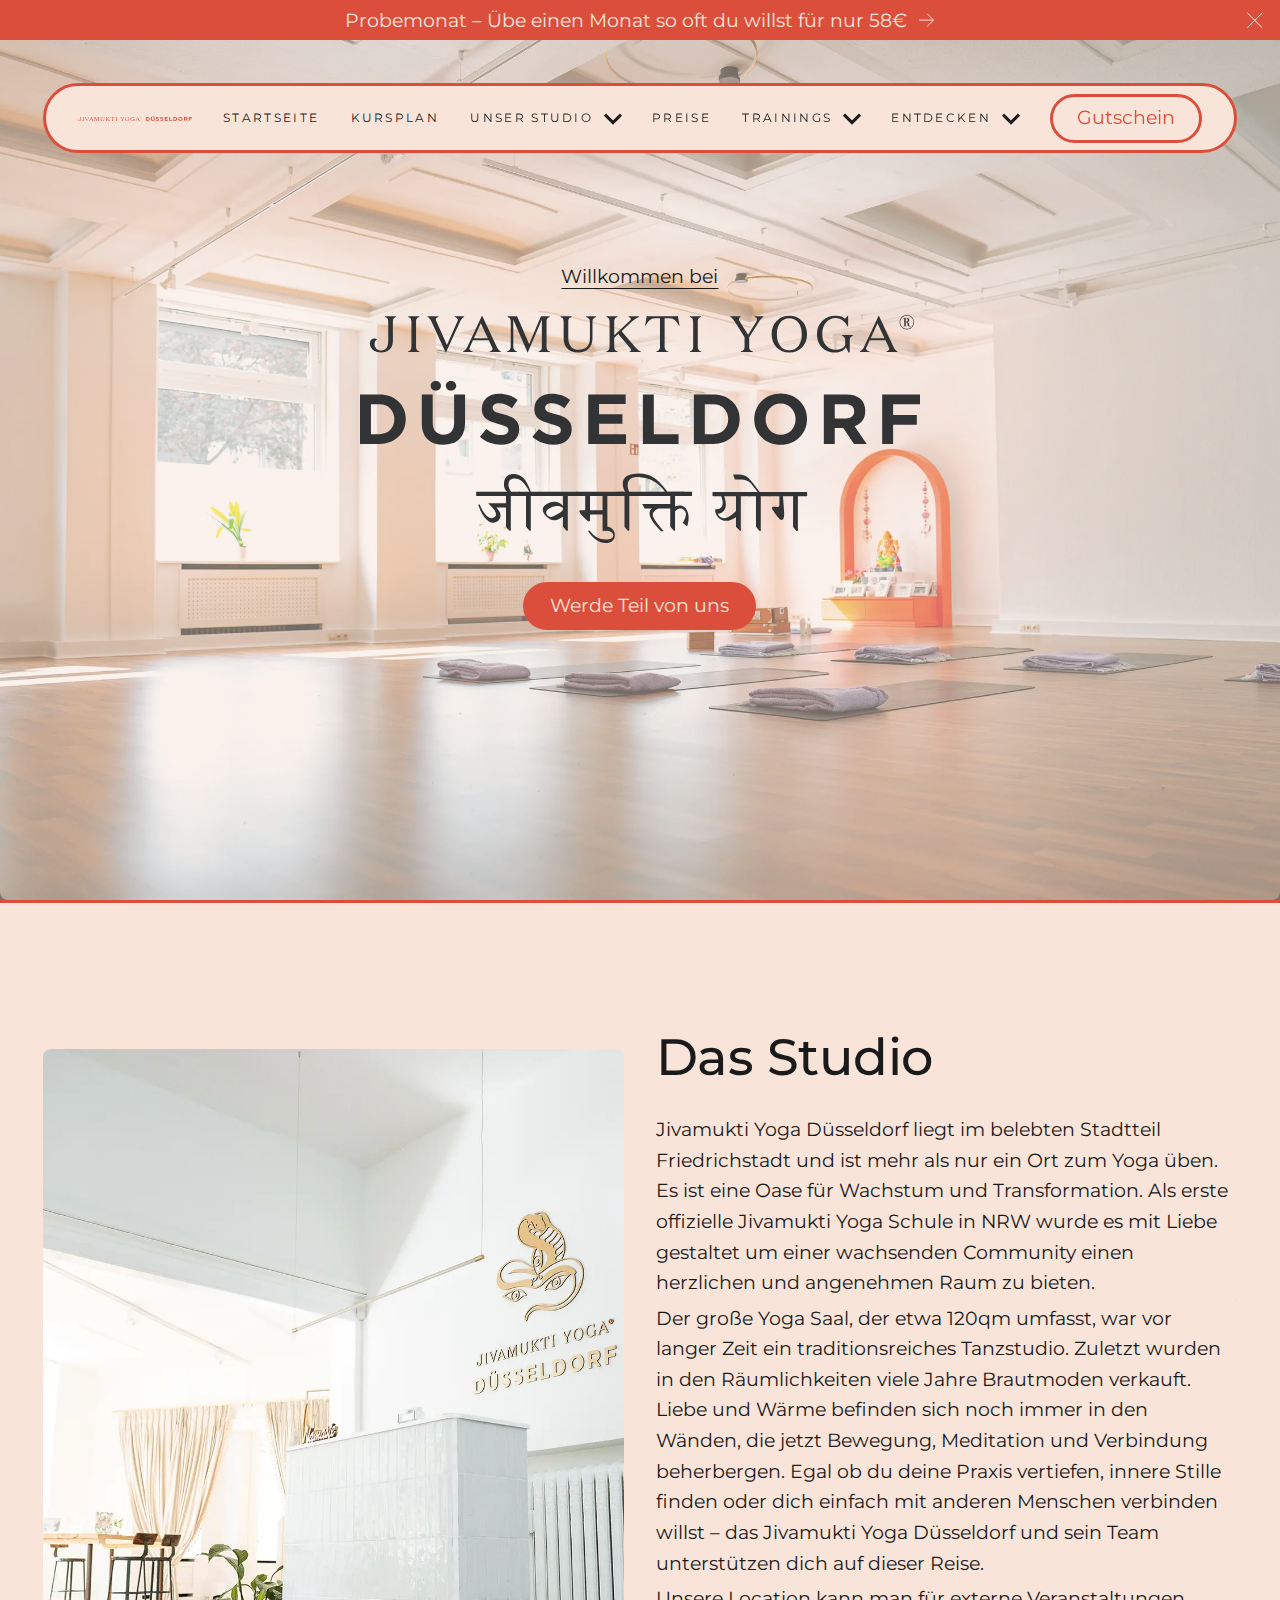
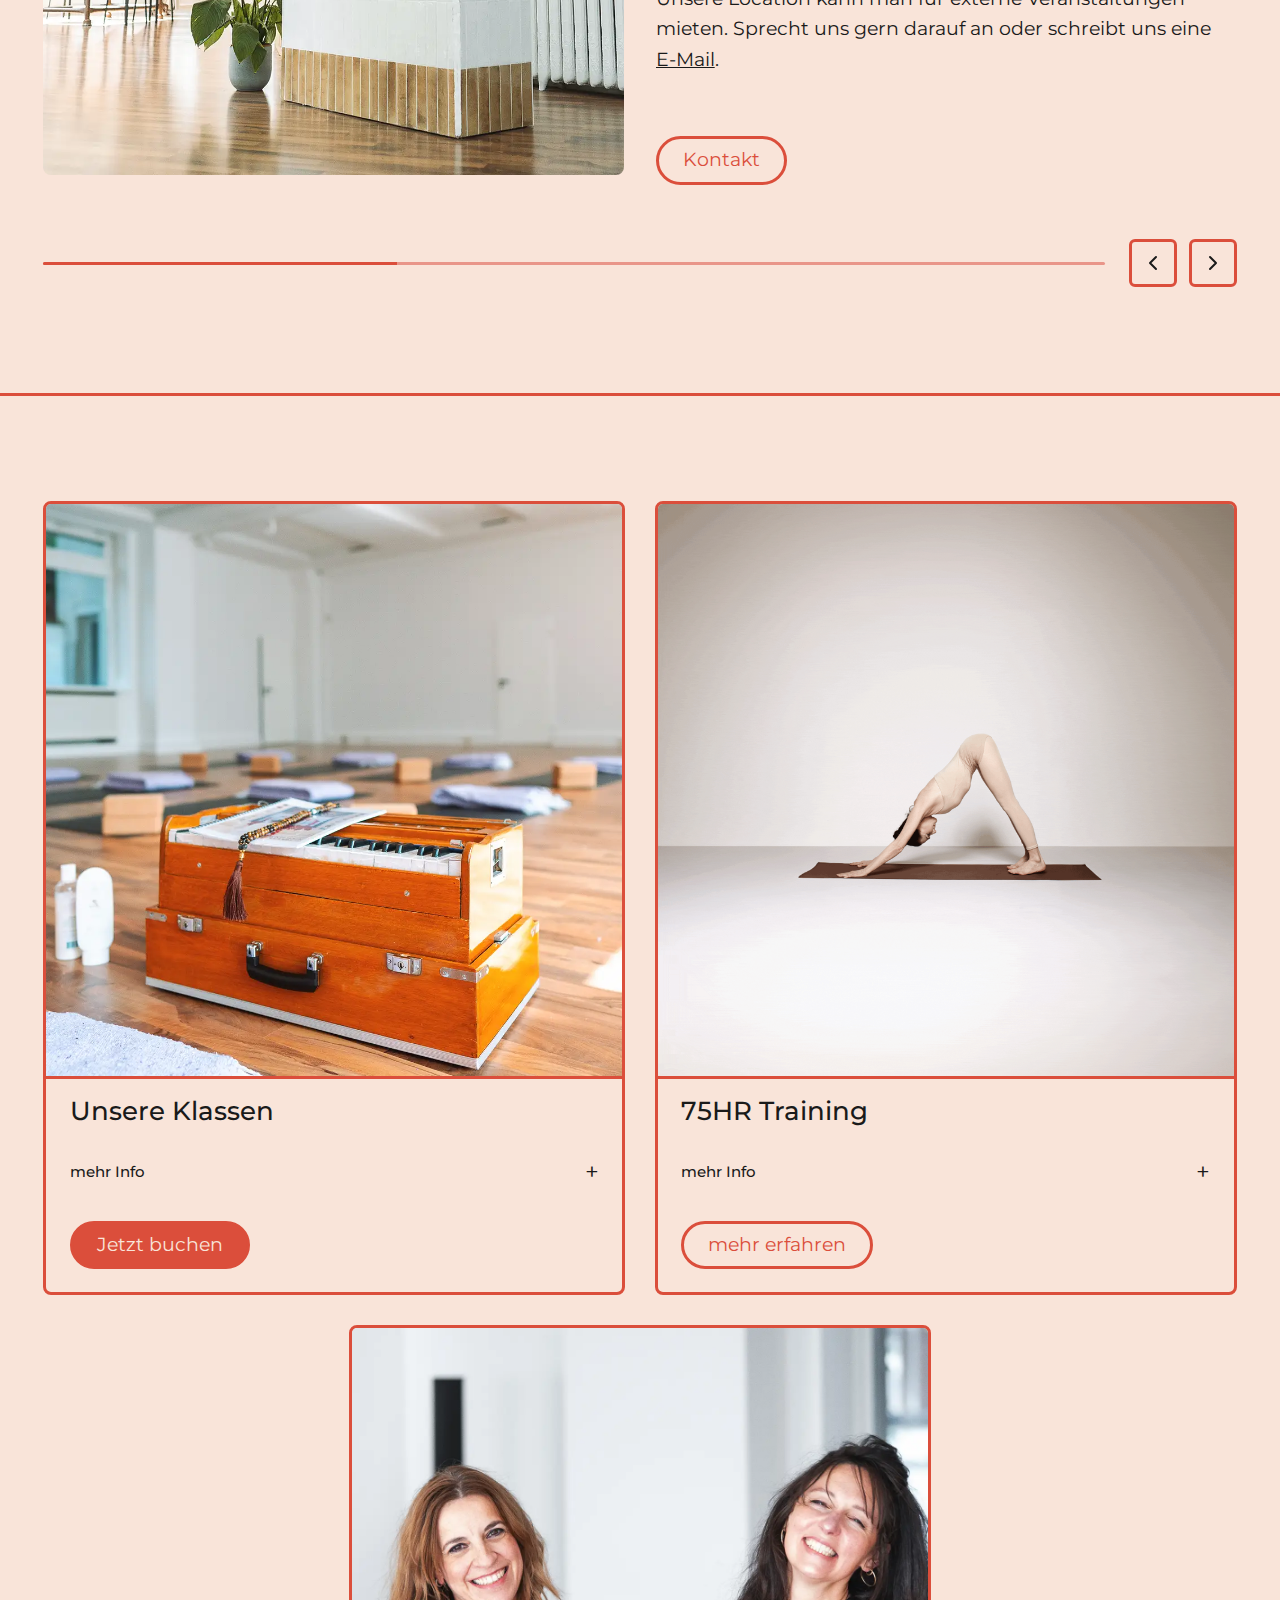
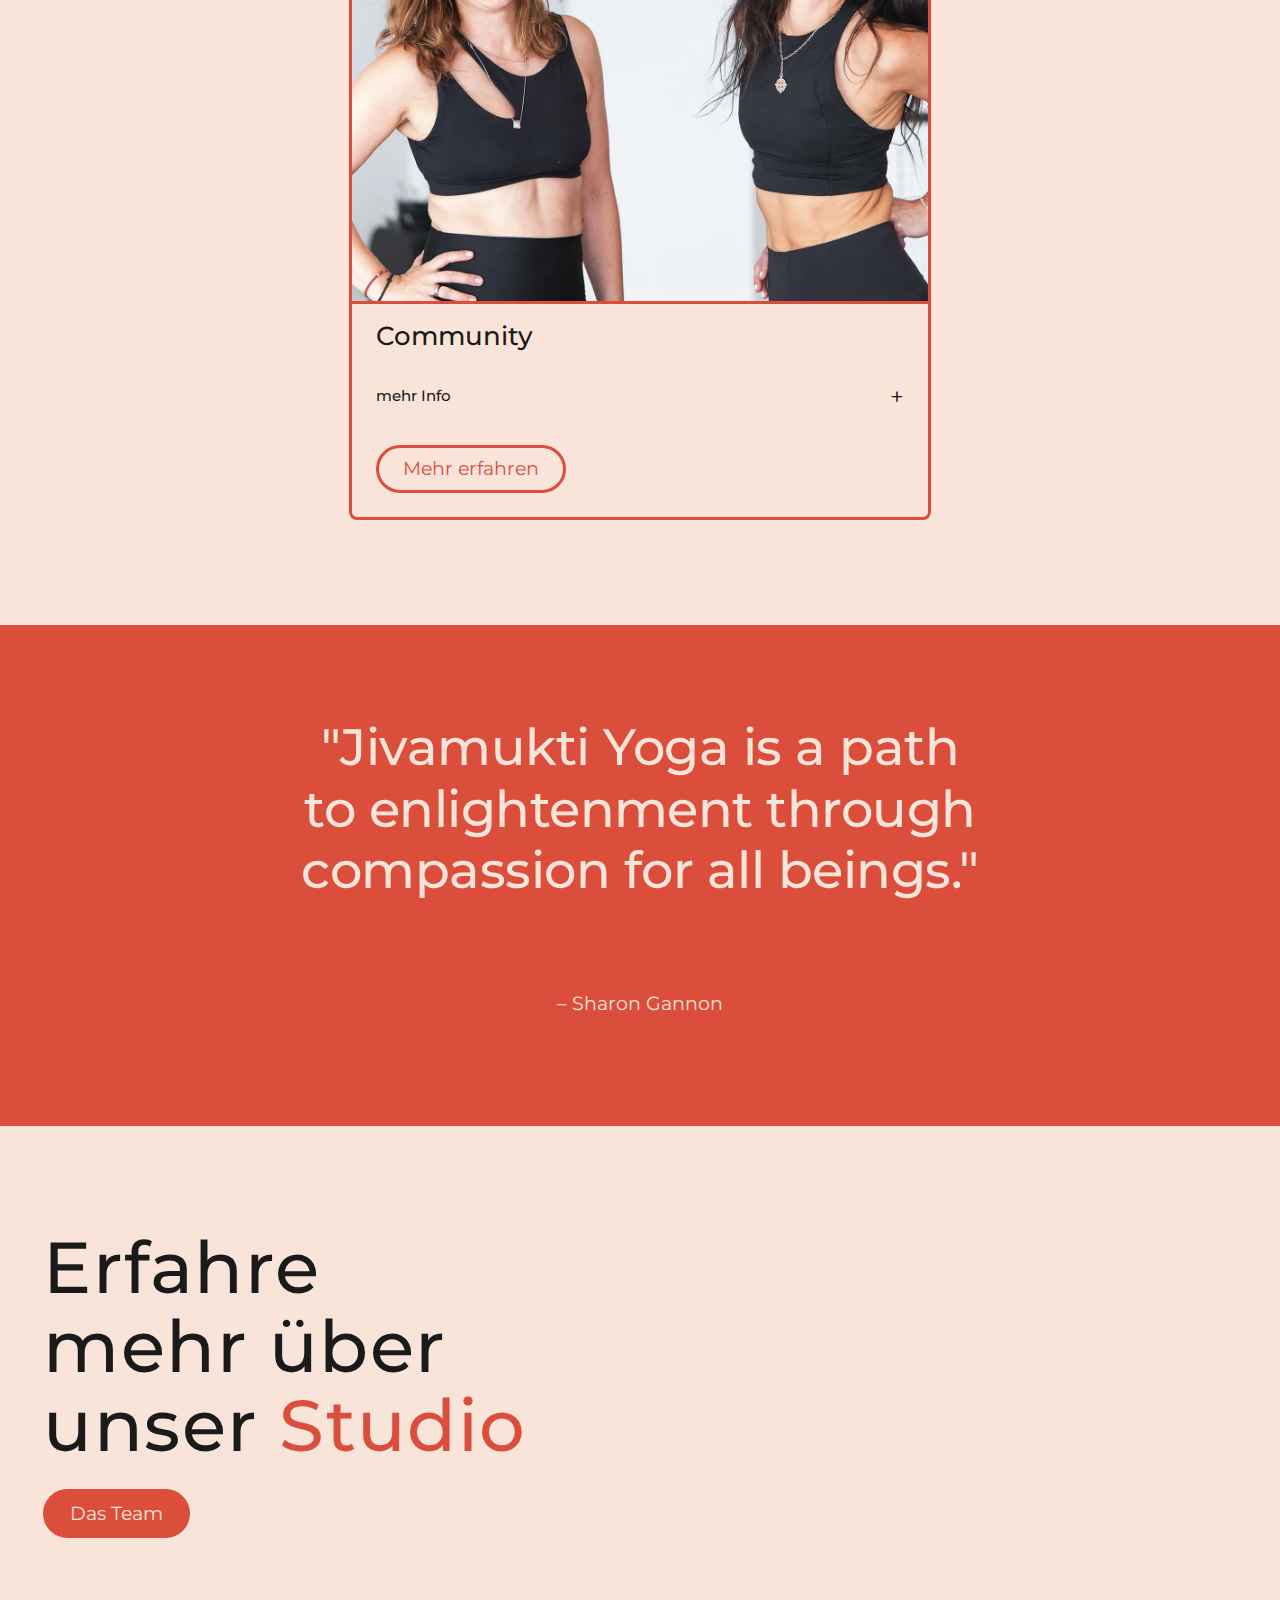
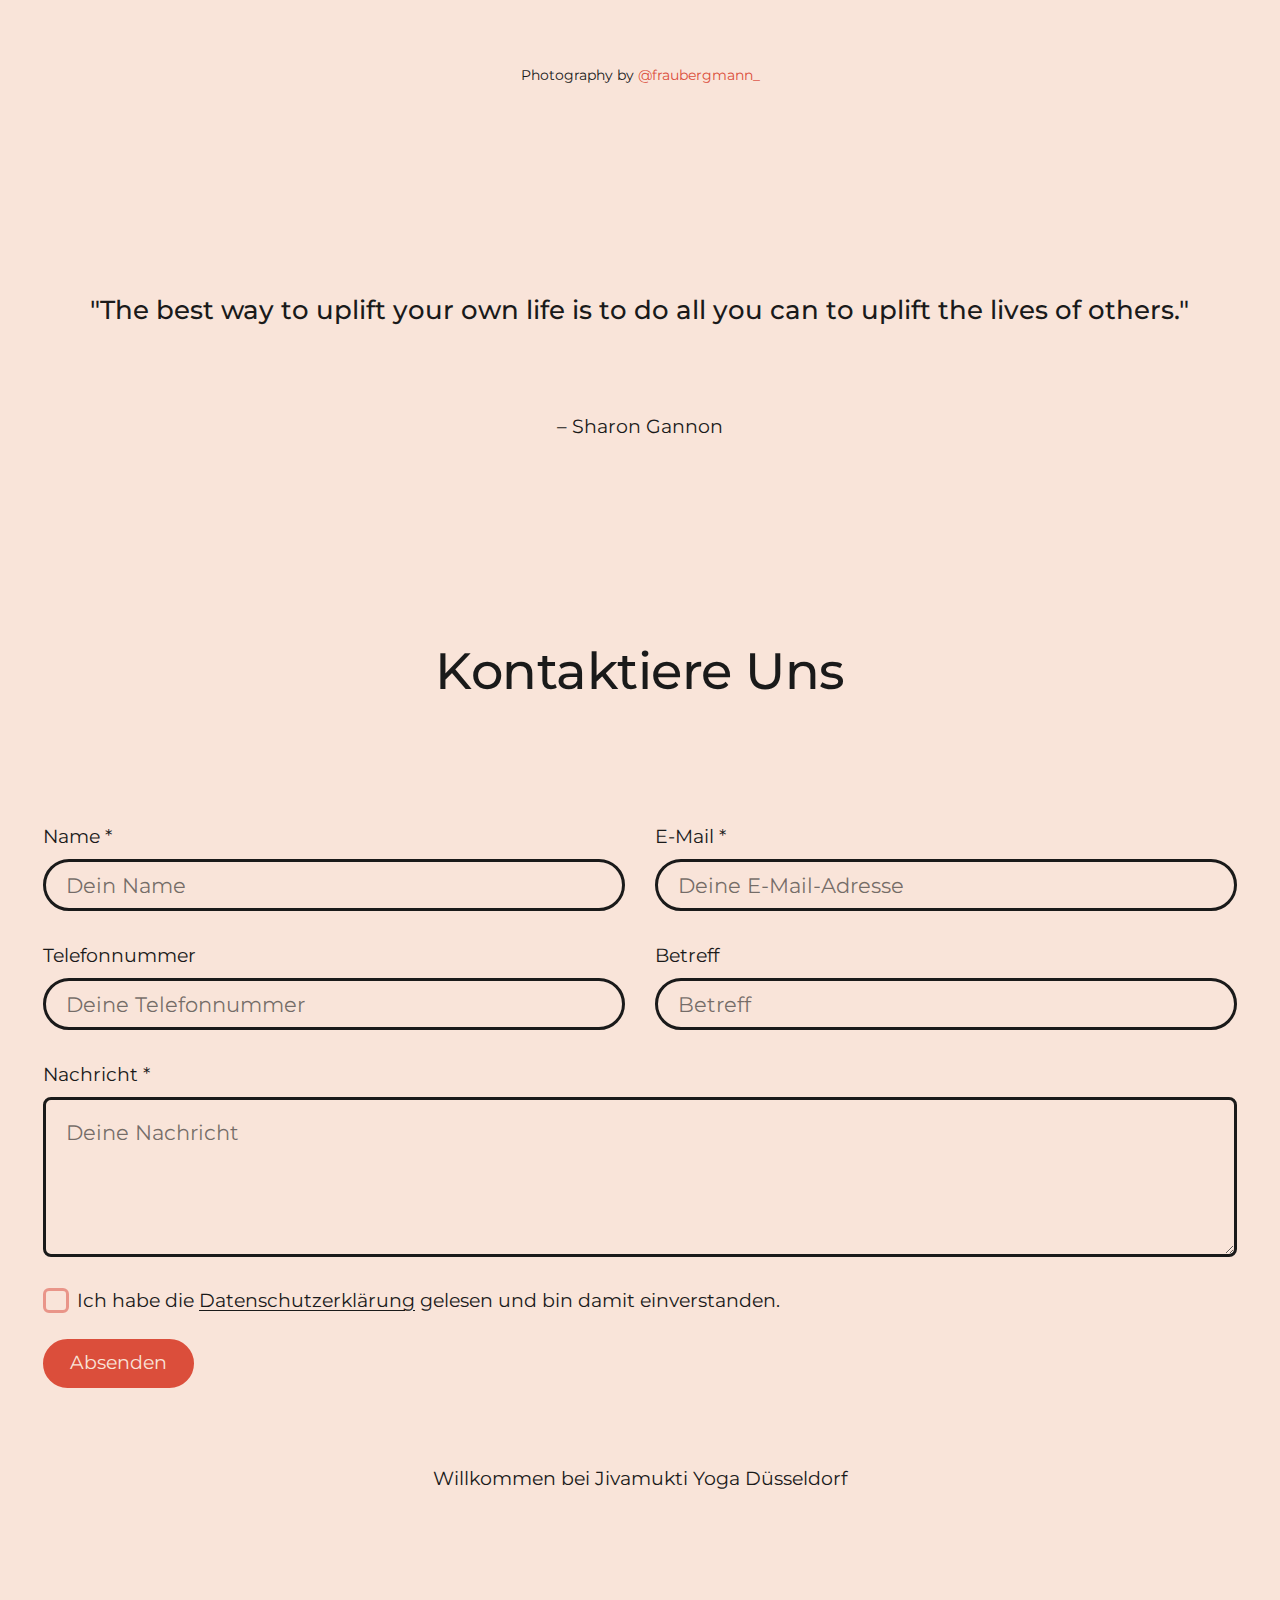
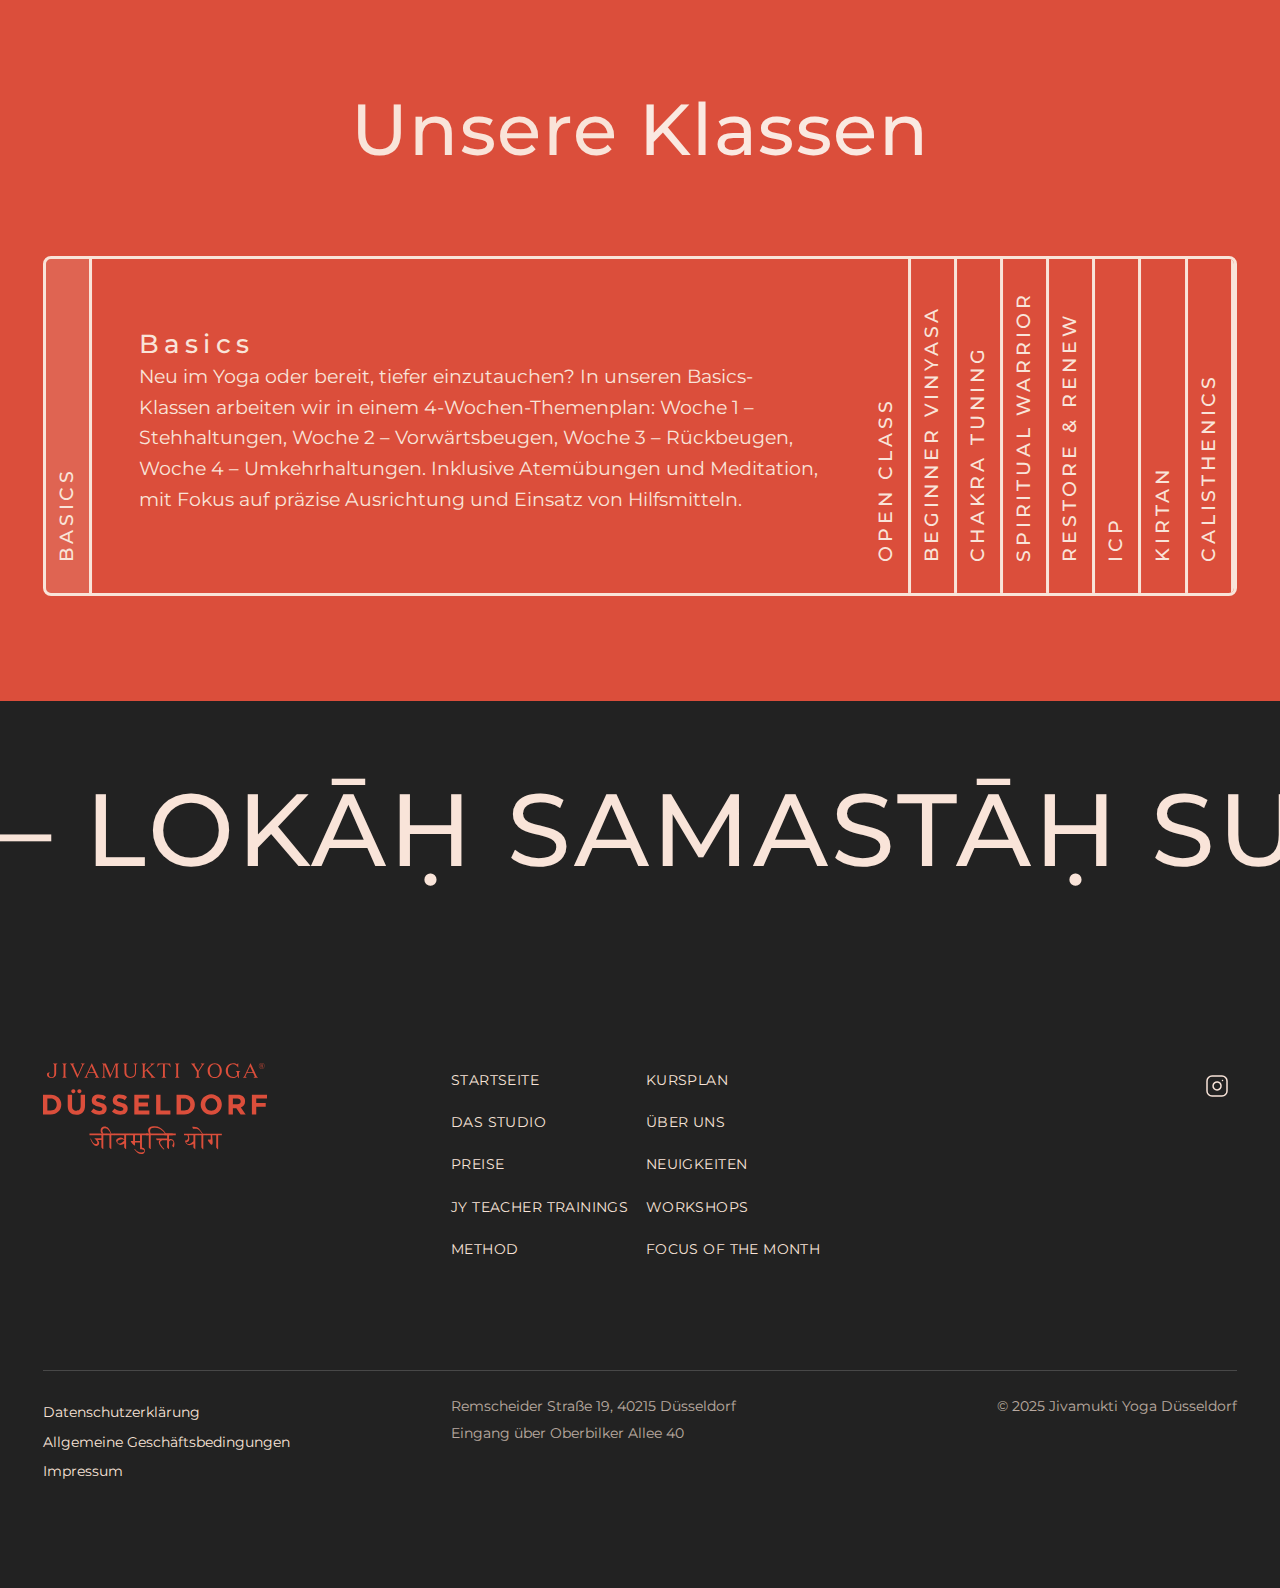
<file: index.html>
<!DOCTYPE html>
<html lang="de">
<head>
  <meta charset="utf-8">
  <title>Jivamukti Yoga Düsseldorf</title>
  <meta content="Jivamukti Yoga Studio in Düsseldorf – Yoga Kurse, Events & Community" name="description">
  <meta content="width=device-width, initial-scale=1" name="viewport">
  <link rel="preconnect" href="https://fonts.googleapis.com">
  <link rel="preconnect" href="https://fonts.gstatic.com" crossorigin>
  <link href="https://fonts.googleapis.com/css2?family=Montserrat:ital,wght@0,100..900;1,100..900&display=swap" rel="stylesheet">
  <link href="css/site.css" rel="stylesheet" type="text/css">
  <link rel="stylesheet" href="https://cdn.jsdelivr.net/npm/swiper@8/swiper-bundle.min.css">
  <link href="assets/icons/favicon.png" rel="shortcut icon" type="image/x-icon">
  <script>!function(o,c){var n=c.documentElement,t=" w-mod-";n.className+=t+"js",("ontouchstart"in o||o.DocumentTouch&&c instanceof DocumentTouch)&&(n.className+=t+"touch")}(window,document);</script>
</head>
<body class="u-theme-light">
  <div class="page_wrap">

    <!-- ================================================================
         GLOBAL STYLES EMBED
         ================================================================ -->
    <div class="u-position-fixed">
      <div class="w-embed">
        <!-- Styles moved to site.css -->
      </div>
    </div>

    <!-- ================================================================
         NAVIGATION (Lumos nav_component)
         ================================================================ -->
    <div data-wf--nav--nav-position="overlap" class="nav_component w-variant-dd866659-1d7d-6447-6461-66ca86ca367f">
      <!-- Nav Embedded CSS -->
      <div class="u-embed-css w-embed">
        <!-- Nav styles moved to site.css -->
      </div>

      <!-- Skip Link -->
      <a href="#main" class="nav_skip_wrap w-inline-block">
        <div class="nav_skip_text u-text-style-small">Zum Hauptinhalt springen</div>
      </a>

      <!-- Announcement Banner -->
      <div aria-label="Ankündigung" role="region" class="nav_banner_wrap u-theme-brand">
        <div class="nav_banner_contain">
          <a href="pages/prices.html" class="nav_banner_link w-inline-block">
            <div class="nav_banner_text u-line-clamp-1">Probemonat – Übe einen Monat so oft du willst für nur 58€</div>
            <svg xmlns="http://www.w3.org/2000/svg" width="100%" viewBox="0 0 27 24" fill="none" aria-hidden="true" class="nav_banner_svg"><path d="M0 12L24 12" stroke="currentColor" stroke-width="var(--nav--icon-thickness)" vector-effect="non-scaling-stroke"></path><path d="M14 1.5L24.5 12L14 22.5" stroke="currentColor" stroke-width="var(--nav--icon-thickness)" vector-effect="non-scaling-stroke"></path></svg>
          </a>
          <button role="button" class="nav_banner_close_wrap">
            <svg xmlns="http://www.w3.org/2000/svg" width="100%" viewBox="0 0 20 19" fill="none" aria-hidden="true" class="nav_banner_close_svg"><path d="M1.51471 1.01465L18.4853 17.9852" stroke="currentColor" stroke-width="var(--nav--icon-thickness)" vector-effect="non-scaling-stroke"></path><path d="M1.51471 17.9851L18.4853 1.01454" stroke="currentColor" stroke-width="var(--nav--icon-thickness)" vector-effect="non-scaling-stroke"></path></svg>
            <span class="nav_screen-reader-text">Ankündigung schließen</span>
          </button>
        </div>
      </div>

      <!-- Desktop Navigation -->
      <header class="nav_desktop_wrap">
        <div class="nav_desktop_contain">
          <div class="nav_desktop_layout">
            <a aria-label="Startseite" href="index.html" class="nav_desktop_logo w-inline-block">
              <div class="u-max-width-full">
                <img src="assets/images/Logos/Horizontal Logo - Tigerlily - Light.svg" alt="Jivamukti Yoga Düsseldorf" class="nav_logo_image">
              </div>
            </a>
            <nav aria-label="Hauptnavigation" data-wf--menu--variant="desktop" class="nav_links_component w-variant-23049969-09ac-2789-520b-3c6ae895bbc6">
              <ul role="list" class="nav_links_wrap w-variant-23049969-09ac-2789-520b-3c6ae895bbc6 w-list-unstyled">
                <li class="nav_links_item"><a href="index.html" data-state="current" class="nav_links_link w-variant-23049969-09ac-2789-520b-3c6ae895bbc6 w-inline-block"><div class="nav_links_text">Startseite</div></a></li>
                <li class="nav_links_item"><a href="pages/schedule.html" class="nav_links_link w-variant-23049969-09ac-2789-520b-3c6ae895bbc6 w-inline-block"><div class="nav_links_text">Kursplan</div></a></li>
                <li class="nav_links_item">
                  <div data-delay="0" data-hover="true" class="nav_dropdown_component w-dropdown">
                    <div data-state="expanded" class="nav_links_link w-variant-23049969-09ac-2789-520b-3c6ae895bbc6 w-dropdown-toggle">
                      <div class="nav_links_text">Unser Studio</div>
                      <div class="nav_links_svg"><svg data-wf--icon-arrow--direction="bottom" viewbox="0 0 66 70" fill="none" width="100%" height="100%" aria-hidden="true" class="u-svg w-variant-caa8b8e9-e8ec-6eb3-4526-30f19f7326f5"><path d="M17 2L50 34.9999L17 68" class="u-path"></path></svg></div>
                    </div>
                    <nav class="nav_dropdown_main_wrap w-variant-23049969-09ac-2789-520b-3c6ae895bbc6 w-dropdown-list">
                      <div class="nav_dropdown_main_content">
                        <div data-lenis-prevent="" class="nav_dropdown_main_scroll w-variant-23049969-09ac-2789-520b-3c6ae895bbc6">
                          <ul role="list" class="nav_dropdown_list">
                            <li class="nav_dropdown_item"><a href="pages/studio.html" class="nav_dropdown_link w-variant-23049969-09ac-2789-520b-3c6ae895bbc6 w-inline-block"><div class="nav_dropdown_text">Das Studio</div></a></li>
                            <li class="nav_dropdown_item"><a href="pages/about.html" class="nav_dropdown_link w-variant-23049969-09ac-2789-520b-3c6ae895bbc6 w-inline-block"><div class="nav_dropdown_text">Über Uns</div></a></li>
                            <li class="nav_dropdown_item"><a href="pages/studio.html#corporate-yoga" class="nav_dropdown_link w-variant-23049969-09ac-2789-520b-3c6ae895bbc6 w-inline-block"><div class="nav_dropdown_text">Corporate Yoga</div></a></li>
                            <li class="nav_dropdown_item"><a href="pages/studio.html#raumvermietung" class="nav_dropdown_link w-variant-23049969-09ac-2789-520b-3c6ae895bbc6 w-inline-block"><div class="nav_dropdown_text">Raumvermietung</div></a></li>
                          </ul>
                        </div>
                      </div>
                    </nav>
                  </div>
                </li>
                <li class="nav_links_item"><a href="pages/prices.html" class="nav_links_link w-variant-23049969-09ac-2789-520b-3c6ae895bbc6 w-inline-block"><div class="nav_links_text">Preise</div></a></li>
                                <li class="nav_links_item">
                  <div data-delay="0" data-hover="true" class="nav_dropdown_component w-dropdown">
                    <div data-state="expanded" class="nav_links_link w-variant-23049969-09ac-2789-520b-3c6ae895bbc6 w-dropdown-toggle">
                      <div class="nav_links_text">Trainings</div>
                      <div class="nav_links_svg"><svg data-wf--icon-arrow--direction="bottom" viewbox="0 0 66 70" fill="none" width="100%" height="100%" aria-hidden="true" class="u-svg w-variant-caa8b8e9-e8ec-6eb3-4526-30f19f7326f5"><path d="M17 2L50 34.9999L17 68" class="u-path"></path></svg></div>
                    </div>
                    <nav class="nav_dropdown_main_wrap w-variant-23049969-09ac-2789-520b-3c6ae895bbc6 w-dropdown-list">
                      <div class="nav_dropdown_main_content">
                        <div data-lenis-prevent="" class="nav_dropdown_main_scroll w-variant-23049969-09ac-2789-520b-3c6ae895bbc6">
                          <ul role="list" class="nav_dropdown_list">
                            <li class="nav_dropdown_item"><a href="pages/events.html" class="nav_dropdown_link w-variant-23049969-09ac-2789-520b-3c6ae895bbc6 w-inline-block"><div class="nav_dropdown_text">JY Teacher Trainings</div></a></li>
                            <li class="nav_dropdown_item"><a href="pages/workshops.html" class="nav_dropdown_link w-variant-23049969-09ac-2789-520b-3c6ae895bbc6 w-inline-block"><div class="nav_dropdown_text">Workshops</div></a></li>
                          </ul>
                        </div>
                      </div>
                    </nav>
                  </div>
                </li>
                <li class="nav_links_item">
                  <div data-delay="0" data-hover="true" class="nav_dropdown_component w-dropdown">
                    <div data-state="expanded" class="nav_links_link w-variant-23049969-09ac-2789-520b-3c6ae895bbc6 w-dropdown-toggle">
                      <div class="nav_links_text">Entdecken</div>
                      <div class="nav_links_svg"><svg data-wf--icon-arrow--direction="bottom" viewbox="0 0 66 70" fill="none" width="100%" height="100%" aria-hidden="true" class="u-svg w-variant-caa8b8e9-e8ec-6eb3-4526-30f19f7326f5"><path d="M17 2L50 34.9999L17 68" class="u-path"></path></svg></div>
                    </div>
                    <nav class="nav_dropdown_main_wrap w-variant-23049969-09ac-2789-520b-3c6ae895bbc6 w-dropdown-list">
                      <div class="nav_dropdown_main_content">
                        <div data-lenis-prevent="" class="nav_dropdown_main_scroll w-variant-23049969-09ac-2789-520b-3c6ae895bbc6">
                          <ul role="list" class="nav_dropdown_list">
                            <li class="nav_dropdown_item"><a href="pages/news.html" class="nav_dropdown_link w-variant-23049969-09ac-2789-520b-3c6ae895bbc6 w-inline-block"><div class="nav_dropdown_text">Neuigkeiten</div></a></li>
                            <li class="nav_dropdown_item"><a href="pages/method.html" class="nav_dropdown_link w-variant-23049969-09ac-2789-520b-3c6ae895bbc6 w-inline-block"><div class="nav_dropdown_text">Method</div></a></li>
                            <li class="nav_dropdown_item"><a href="https://jivamuktiyoga.com/focus-of-the-month/" target="_blank" rel="noopener" class="nav_dropdown_link w-variant-23049969-09ac-2789-520b-3c6ae895bbc6 w-inline-block"><div class="nav_dropdown_text">Focus of the Month</div></a></li>
                          </ul>
                        </div>
                      </div>
                    </nav>
                  </div>
                </li>
              </ul>
              <ul role="list" class="nav_actions_wrap w-variant-23049969-09ac-2789-520b-3c6ae895bbc6 w-list-unstyled">
                <li class="nav_buttons_item is-main w-variant-23049969-09ac-2789-520b-3c6ae895bbc6">
                  <div data-wf--button-main--variant="secondary" class="button_main_wrap" data-button=" " data-trigger="hover focus">
                    <div class="clickable_wrap u-cover-absolute">
                      <a href="#gutschein" aria-label="Gutschein kaufen" class="clickable_link w-inline-block"></a>
                    </div>
                    <div class="button_main_element w-variant-e85564cd-af30-a478-692b-71732aefb3ab">
                      <div aria-hidden="true" class="button_main_text u-text-style-main">Gutschein</div>
                      <div class="button_main_icon u-hide-if-empty"></div>
                    </div>
                  </div>
                </li>
              </ul>
            </nav>
          </div>
        </div>
      </header>

      <!-- Mobile Navigation -->
      <div data-animation="default" data-collapse="all" data-duration="400" data-easing="ease" data-easing2="ease" role="banner" class="nav_mobile_wrap w-nav">
        <div class="nav_mobile_contain">
          <div class="nav_mobile_layout">
            <a aria-label="Startseite" href="index.html" class="nav_mobile_logo w-inline-block">
              <div class="u-max-width-full">
                <img src="assets/images/Logos/Horizontal Logo - Tigerlily - Light.svg" alt="Jivamukti Yoga Düsseldorf" class="nav_logo_image">
              </div>
            </a>
            <nav role="navigation" class="nav_mobile_menu_wrap w-nav-menu">
              <div data-lenis-prevent="" class="nav_mobile_menu_scroll">
                <nav aria-label="Hauptnavigation" data-wf--menu--variant="mobile" class="nav_links_component">
                  <ul role="list" class="nav_links_wrap w-list-unstyled">
                    <li class="nav_links_item"><a href="index.html" class="nav_links_link w-inline-block"><div class="nav_links_text">Startseite</div></a></li>
                    <li class="nav_links_item"><a href="pages/schedule.html" class="nav_links_link w-inline-block"><div class="nav_links_text">Kursplan</div></a></li>
                    <li class="nav_links_item">
                      <div data-delay="400" data-hover="false" class="nav_dropdown_component w-dropdown">
                        <div data-state="expanded" class="nav_links_link w-dropdown-toggle">
                          <div class="nav_links_text">Unser Studio</div>
                          <div class="nav_links_svg"><svg data-wf--icon-arrow--direction="bottom" viewbox="0 0 66 70" fill="none" width="100%" height="100%" aria-hidden="true" class="u-svg w-variant-caa8b8e9-e8ec-6eb3-4526-30f19f7326f5"><path d="M17 2L50 34.9999L17 68" class="u-path"></path></svg></div>
                        </div>
                        <nav class="nav_dropdown_main_wrap w-dropdown-list">
                          <div class="nav_dropdown_main_content">
                            <div data-lenis-prevent="" class="nav_dropdown_main_scroll">
                              <ul role="list" class="nav_dropdown_list">
                                <li class="nav_dropdown_item"><a href="pages/studio.html" class="nav_dropdown_link w-inline-block"><div class="nav_dropdown_text">Das Studio</div></a></li>
                                <li class="nav_dropdown_item"><a href="pages/about.html" class="nav_dropdown_link w-inline-block"><div class="nav_dropdown_text">Über Uns</div></a></li>
                                <li class="nav_dropdown_item"><a href="pages/studio.html#corporate-yoga" class="nav_dropdown_link w-inline-block"><div class="nav_dropdown_text">Corporate Yoga</div></a></li>
                                <li class="nav_dropdown_item"><a href="pages/studio.html#raumvermietung" class="nav_dropdown_link w-inline-block"><div class="nav_dropdown_text">Raumvermietung</div></a></li>
                              </ul>
                            </div>
                          </div>
                        </nav>
                      </div>
                    </li>
                    <li class="nav_links_item"><a href="pages/prices.html" class="nav_links_link w-inline-block"><div class="nav_links_text">Preise</div></a></li>
                                        <li class="nav_links_item">
                      <div data-delay="400" data-hover="false" class="nav_dropdown_component w-dropdown">
                        <div data-state="expanded" class="nav_links_link w-dropdown-toggle">
                          <div class="nav_links_text">Trainings</div>
                          <div class="nav_links_svg"><svg data-wf--icon-arrow--direction="bottom" viewbox="0 0 66 70" fill="none" width="100%" height="100%" aria-hidden="true" class="u-svg w-variant-caa8b8e9-e8ec-6eb3-4526-30f19f7326f5"><path d="M17 2L50 34.9999L17 68" class="u-path"></path></svg></div>
                        </div>
                        <nav class="nav_dropdown_main_wrap w-dropdown-list">
                          <div class="nav_dropdown_main_content">
                            <div data-lenis-prevent="" class="nav_dropdown_main_scroll">
                              <ul role="list" class="nav_dropdown_list">
                                <li class="nav_dropdown_item"><a href="pages/events.html" class="nav_dropdown_link w-inline-block"><div class="nav_dropdown_text">JY Teacher Trainings</div></a></li>
                                <li class="nav_dropdown_item"><a href="pages/workshops.html" class="nav_dropdown_link w-inline-block"><div class="nav_dropdown_text">Workshops</div></a></li>
                              </ul>
                            </div>
                          </div>
                        </nav>
                      </div>
                    </li>
                    <li class="nav_links_item">
                      <div data-delay="400" data-hover="false" class="nav_dropdown_component w-dropdown">
                        <div data-state="expanded" class="nav_links_link w-dropdown-toggle">
                          <div class="nav_links_text">Entdecken</div>
                          <div class="nav_links_svg"><svg data-wf--icon-arrow--direction="bottom" viewbox="0 0 66 70" fill="none" width="100%" height="100%" aria-hidden="true" class="u-svg w-variant-caa8b8e9-e8ec-6eb3-4526-30f19f7326f5"><path d="M17 2L50 34.9999L17 68" class="u-path"></path></svg></div>
                        </div>
                        <nav class="nav_dropdown_main_wrap w-dropdown-list">
                          <div class="nav_dropdown_main_content">
                            <div data-lenis-prevent="" class="nav_dropdown_main_scroll">
                              <ul role="list" class="nav_dropdown_list">
                                <li class="nav_dropdown_item"><a href="pages/news.html" class="nav_dropdown_link w-inline-block"><div class="nav_dropdown_text">Neuigkeiten</div></a></li>
                                <li class="nav_dropdown_item"><a href="pages/method.html" class="nav_dropdown_link w-inline-block"><div class="nav_dropdown_text">Method</div></a></li>
                                <li class="nav_dropdown_item"><a href="https://jivamuktiyoga.com/focus-of-the-month/" target="_blank" rel="noopener" class="nav_dropdown_link w-inline-block"><div class="nav_dropdown_text">Focus of the Month</div></a></li>
                              </ul>
                            </div>
                          </div>
                        </nav>
                      </div>
                    </li>
                  </ul>
                  <ul role="list" class="nav_actions_wrap w-list-unstyled">
                    <li class="nav_buttons_item is-main">
                      <div data-wf--button-main--variant="secondary" class="button_main_wrap" data-button=" " data-trigger="hover focus">
                        <div class="clickable_wrap u-cover-absolute">
                          <a href="#gutschein" aria-label="Gutschein kaufen" class="clickable_link w-inline-block"></a>
                        </div>
                        <div class="button_main_element w-variant-e85564cd-af30-a478-692b-71732aefb3ab">
                          <div aria-hidden="true" class="button_main_text u-text-style-main">Gutschein</div>
                          <div class="button_main_icon u-hide-if-empty"></div>
                        </div>
                      </div>
                    </li>
                  </ul>
                </nav>
              </div>
            </nav>
            <div data-state="open" class="nav_button_wrap w-nav-button">
              <div class="nav_button_layout">
                <div class="nav_button_line is-1"></div>
                <div class="nav_button_line is-2"></div>
              </div>
            </div>
          </div>
        </div>
      </div>

      <!-- Backdrops -->
      <div class="nav_dropdown_backdrop"></div>
      <div class="nav_menu_backdrop"></div>

      <!-- Nav Embedded JS -->
      <div class="u-embed-js w-embed w-script">
        <script>
if (sessionStorage.getItem("hide-nav-banner") === "true") {
  document.documentElement.classList.add("hide-nav-banner");
}
document.addEventListener("DOMContentLoaded", function () {
  document.querySelectorAll(".nav_banner_close_wrap").forEach((button) => {
    button.addEventListener("click", function () {
      sessionStorage.setItem("hide-nav-banner", "true");
      document.documentElement.classList.add("hide-nav-banner");
    });
  });
  document.querySelectorAll(".nav_skip_wrap").forEach(function (link) {
    const target = document.querySelector("main");
    if (!target) return;
    link.addEventListener("click", function () {
      target.setAttribute("tabindex", "-1");
      target.focus();
    });
  });

  // Banner: hide on scroll down, show when near top or hovering top zone
  var lastScrollY = 0;
  var scrollThreshold = 80;
  var hoverZoneHeight = 60;
  var html = document.documentElement;

  window.addEventListener("scroll", function () {
    var currentY = window.scrollY;
    if (currentY > scrollThreshold) {
      html.classList.add("scroll-hide-banner");
    } else {
      html.classList.remove("scroll-hide-banner");
    }
    lastScrollY = currentY;
  }, { passive: true });

  document.addEventListener("mousemove", function (e) {
    if (e.clientY <= hoverZoneHeight && window.scrollY > 0) {
      html.classList.remove("scroll-hide-banner");
    }
  }, { passive: true });

  document.addEventListener("mouseleave", function () {
    if (window.scrollY > scrollThreshold) {
      html.classList.add("scroll-hide-banner");
    }
  });
});
        </script>
      </div>
    </div>

    <!-- ================================================================
         MAIN CONTENT
         ================================================================ -->
    <main id="main" class="page_main">

      <!-- HERO SECTION -->
      <section data-wf--section--variant="dark" class="u-section w-variant-857e5430-97c7-deb6-3c1a-d3063f9fe2c7 u-min-height-screen">
        <div class="u-background-slot">
          <div data-wf--visual-image--variant="wide-16-9" class="u-image-wrapper w-variant-27d05669-180c-3169-9b64-0eda31f8d4d3">
            <img src="assets/images/home-hero.webp" loading="eager" alt="Jivamukti Yoga Studio Düsseldorf" class="u-image">
          </div>
          <div data-wf--media-overlay--variant="base" class="u-overlay" data-number="55" style="--number: 55"></div>
        </div>
        <div data-wf--spacer--variant="main" class="u-section-spacer w-variant-60a7ad7d-02b0-6682-95a5-2218e6fd1490 u-ignore-trim"></div>
        <div class="u-container u-alignment-center">
          <div data-wf--layout--variant="stack-centered" class="u-layout-wrapper">
            <div class="u-layout">
              <div class="u-layout-column-1 w-variant-d69d5003-e9bc-b347-4e02-eb46976beb1c">
                <div class="u-eyebrow-wrapper">
                  <div class="u-eyebrow-layout">
                    <div class="u-eyebrow-text u-text-style-main w-richtext">
                      <p>Willkommen bei</p>
                    </div>
                  </div>
                </div>
                <div class="hero_logo_wrap">
                  <img src="assets/images/Logos/Full Logo - Grey - Light.svg" alt="Jivamukti Yoga Düsseldorf" loading="eager">
                </div>
                <div class="u-button-wrapper">
                  <div class="u-display-contents">
                    <div data-wf--button-main--variant="secondary" class="button_main_wrap hero_cta_button w-variant-e85564cd-7b5b-c498-b43e-6b0f7e498a99" data-button=" " data-trigger="hover focus">
                      <div class="clickable_wrap u-cover-absolute">
                        <a href="pages/schedule.html" aria-label="Werde Teil von uns" class="clickable_link w-inline-block"></a>
                      </div>
                      <div class="button_main_element">
                        <div aria-hidden="true" class="button_main_text u-text-style-main">Werde Teil von uns</div>
                        <div class="button_main_icon u-hide-if-empty"></div>
                      </div>
                    </div>
                  </div>
                </div>
              </div>
            </div>
          </div>
        </div>
        <div data-wf--spacer--variant="main" class="u-section-spacer w-variant-60a7ad7d-02b0-6682-95a5-2218e6fd1490 u-ignore-trim"></div>
      </section>

      <!-- CAROUSEL SECTION -->
      <section class="u-section carousel_section">
        <div data-wf--spacer--variant="main" class="u-section-spacer w-variant-60a7ad7d-02b0-6682-95a5-2218e6fd1490 u-ignore-trim"></div>
        <div class="u-container">
          <div class="carousel_wrap">
            <div class="carousel_slide_layout">
              <!-- Fixed image column — fades between slides -->
              <div class="carousel_slide_image">
                <img src="assets/images/the-studio-hero-2.webp" alt="Das Studio" class="carousel_fade_img is-active" data-slide="0">
                <img src="assets/images/home-community.webp" alt="Das Team" class="carousel_fade_img" data-slide="1">
                <img src="assets/images/dusseldrof.webp" alt="Die Umgebung" class="carousel_fade_img" data-slide="2">
              </div>
              <!-- Text column — slides horizontally -->
              <div class="carousel_text_column">
                <div class="carousel_text_track">
                <!-- Panel 1: Das Studio -->
                <div class="carousel_slide_content" data-slide="0">
                  <div data-wf--typography-heading--variant="h2" class="u-heading w-variant-efb733fe-da83-69a3-ea4a-b3f2f89d0389">
                    <h2 class="u-text-style-h2">Das Studio</h2>
                  </div>
                  <div class="u-text u-margin-top-3">
                    <p>Jivamukti Yoga D&uuml;sseldorf liegt im belebten Stadtteil Friedrichstadt und ist mehr als nur ein Ort zum Yoga &uuml;ben. Es ist eine Oase f&uuml;r Wachstum und Transformation. Als erste offizielle Jivamukti Yoga Schule in NRW wurde es mit Liebe gestaltet um einer wachsenden Community einen herzlichen und angenehmen Raum zu bieten.</p>
                    <p>Der gro&szlig;e Yoga Saal, der etwa 120qm umfasst, war vor langer Zeit ein traditionsreiches Tanzstudio. Zuletzt wurden in den R&auml;umlichkeiten viele Jahre Brautmoden verkauft. Liebe und W&auml;rme befinden sich noch immer in den W&auml;nden, die jetzt Bewegung, Meditation und Verbindung beherbergen. Egal ob du deine Praxis vertiefen, innere Stille finden oder dich einfach mit anderen Menschen verbinden willst &ndash; das Jivamukti Yoga D&uuml;sseldorf und sein Team unterst&uuml;tzen dich auf dieser Reise.</p>
                    <p>Unsere Location kann man f&uuml;r externe Veranstaltungen mieten. Sprecht uns gern darauf an oder schreibt uns eine <a href="mailto:info@jivamuktiyogaduesseldorf.com">E-Mail</a>.</p>
                  </div>
                  <div class="u-margin-top-5">
                    <div data-wf--button-main--variant="secondary" class="button_main_wrap" data-button=" " data-trigger="hover focus">
                      <div class="clickable_wrap u-cover-absolute">
                        <a href="pages/studio.html" aria-label="Kontakt" class="clickable_link w-inline-block"></a>
                      </div>
                      <div class="button_main_element w-variant-e85564cd-af30-a478-692b-71732aefb3ab">
                        <div aria-hidden="true" class="button_main_text u-text-style-main">Kontakt</div>
                      </div>
                    </div>
                  </div>
                </div>
                <!-- Panel 2: Das Team -->
                <div class="carousel_slide_content" data-slide="1">
                  <div data-wf--typography-heading--variant="h2" class="u-heading w-variant-efb733fe-da83-69a3-ea4a-b3f2f89d0389">
                    <h2 class="u-text-style-h2">Das Team</h2>
                  </div>
                  <div class="u-text u-margin-top-3">
                    <p>Das Herz der Jivamukti Yoga Schule D&uuml;sseldorf sind Glikeria und Helene, zwei leidenschaftliche Yoga Praktizierende, die schon lange die Vorstellung hatten, einen Raum f&uuml;r Gleichgesinnte zu schaffen.</p>
                    <p>Tief verbunden mit der Jivamukti Yoga Methode war nicht nur der k&ouml;rperliche Aspekt des Yoga Antrieb daf&uuml;r &ndash; vielmehr geht es den beiden darum Verbindungen aufzubauen, Erfahrungen zu teilen und ein Zugeh&ouml;rigkeitsgef&uuml;hl zu kreieren. Sie beide glauben an die sch&ouml;pferische Kraft des Yoga, Menschen zusammenzubringen um gemeinsam zu atmen, zu meditieren, zu lachen und neue Perspektiven anzunehmen. Ihr gemeinsamer Traum war es, nicht nur ein Yoga Studio zu er&ouml;ffnen, sondern ein Zuhause, wo sich jede*r einzelne der Gemeinschaft willkommen, gesch&auml;tzt und inspiriert f&uuml;hlt.</p>
                  </div>
                  <div class="u-margin-top-5">
                    <div data-wf--button-main--variant="secondary" class="button_main_wrap" data-button=" " data-trigger="hover focus">
                      <div class="clickable_wrap u-cover-absolute">
                        <a href="pages/about.html" aria-label="Mehr erfahren" class="clickable_link w-inline-block"></a>
                      </div>
                      <div class="button_main_element w-variant-e85564cd-af30-a478-692b-71732aefb3ab">
                        <div aria-hidden="true" class="button_main_text u-text-style-main">Mehr erfahren</div>
                      </div>
                    </div>
                  </div>
                </div>
                <!-- Panel 3: Die Umgebung -->
                <div class="carousel_slide_content" data-slide="2">
                  <div data-wf--typography-heading--variant="h2" class="u-heading w-variant-efb733fe-da83-69a3-ea4a-b3f2f89d0389">
                    <h2 class="u-text-style-h2">Die Umgebung</h2>
                  </div>
                  <div class="u-text u-margin-top-3">
                    <p>Die Umgebung ist bekannt f&uuml;r die lebendige Energie, die kulturelle Vielfalt und die reiche Historie. Friedrichstadt ist ein Stadtteil, der Altes mit Neuem so wundervoll verbindet. Traditionelle Architektur gepaart mit modernem Komfort.</p>
                    <p>Wenn du das Studio verl&auml;sst, befindest du dich mitten im Leben &ndash; Caf&eacute;s, Parks, kleine Gesch&auml;fte bilden die Nachbarschaft und lassen dich den einzigartigen Charme von D&uuml;sseldorf erleben. Jeder Besuch im Jivamukti Yoga Studio D&uuml;sseldorf bietet die perfekte Mischung zwischen Entspannung und Inspiration.</p>
                  </div>
                </div>
                </div>
              </div>
            </div>
            <!-- Carousel Controls -->
            <div class="carousel_controls">
              <div class="carousel_progress_wrap">
                <div class="carousel_progress_bar"></div>
              </div>
              <div class="carousel_nav">
                <button class="carousel_btn carousel_btn_prev" aria-label="Vorheriger Slide">
                  <svg xmlns="http://www.w3.org/2000/svg" width="24" height="24" viewBox="0 0 24 24" fill="none" stroke="currentColor" stroke-width="2" stroke-linecap="round" stroke-linejoin="round"><polyline points="15 18 9 12 15 6"></polyline></svg>
                </button>
                <button class="carousel_btn carousel_btn_next" aria-label="Nächster Slide">
                  <svg xmlns="http://www.w3.org/2000/svg" width="24" height="24" viewBox="0 0 24 24" fill="none" stroke="currentColor" stroke-width="2" stroke-linecap="round" stroke-linejoin="round"><polyline points="9 18 15 12 9 6"></polyline></svg>
                </button>
              </div>
            </div>
          </div>
        </div>
        <div data-wf--spacer--variant="main" class="u-section-spacer w-variant-60a7ad7d-02b0-6682-95a5-2218e6fd1490 u-ignore-trim"></div>
      </section>

      <!-- FEATURE CARDS SECTION -->
      <section class="u-section feature_section">
        <div data-wf--spacer--variant="main" class="u-section-spacer w-variant-60a7ad7d-02b0-6682-95a5-2218e6fd1490 u-ignore-trim"></div>
        <div class="u-container">
          <div class="feature_cards_grid">
            <!-- Card 1: Unsere Klassen -->
            <div class="feature_card_wrap">
              <div class="feature_card_image_wrap">
                <img src="assets/images/home-classes.webp" alt="Unsere Klassen" loading="lazy">
              </div>
              <div class="feature_card_divider"></div>
              <div data-wf--typography-heading--variant="h4" class="u-heading w-variant-93e8af18-8413-e3ac-0442-72629401a3db">
                <h4>Unsere Klassen</h4>
              </div>
              <button class="feature_card_toggle" aria-expanded="false">
                <span class="feature_card_toggle_text u-text-style-h6">mehr Info</span>
                <span class="feature_card_toggle_icon">+</span>
              </button>
              <div class="feature_card_content" hidden>
                <div class="u-text">
                  <p>Wir bieten dir eine Auswahl der bekannten Jivamukti Yoga Signature Klassen. Egal ob ruhig und restorativ oder energetisch und fordernd in einer Open Class.</p>
                </div>
              </div>
              <div class="feature_card_cta">
                <div data-wf--button-main--variant="primary" class="button_main_wrap" data-button=" " data-trigger="hover focus">
                  <div class="clickable_wrap u-cover-absolute">
                    <a href="pages/schedule.html" aria-label="Jetzt buchen" class="clickable_link w-inline-block"></a>
                  </div>
                  <div class="button_main_element">
                    <div aria-hidden="true" class="button_main_text u-text-style-main">Jetzt buchen</div>
                  </div>
                </div>
              </div>
            </div>
            <!-- Card 2: 75HR Training -->
            <div class="feature_card_wrap">
              <div class="feature_card_image_wrap">
                <img src="assets/images/75H-GIF.gif" alt="75HR Training" loading="lazy">
              </div>
              <div class="feature_card_divider"></div>
              <div data-wf--typography-heading--variant="h4" class="u-heading w-variant-93e8af18-8413-e3ac-0442-72629401a3db">
                <h4>75HR Training</h4>
              </div>
              <button class="feature_card_toggle" aria-expanded="false">
                <span class="feature_card_toggle_text u-text-style-h6">mehr Info</span>
                <span class="feature_card_toggle_icon">+</span>
              </button>
              <div class="feature_card_content" hidden>
                <div class="u-text">
                  <p>Wir freuen uns sehr, im Mai 2025 das offizielle 75hr TT bei uns anzubieten – mit Yuri Ogawa als Facilitator und Glikería Skreka als Mentorin.</p>
                </div>
              </div>
              <div class="feature_card_cta">
                <div data-wf--button-main--variant="secondary" class="button_main_wrap" data-button=" " data-trigger="hover focus">
                  <div class="clickable_wrap u-cover-absolute">
                    <a href="pages/75h-teacher-training.html" aria-label="Mehr erfahren" class="clickable_link w-inline-block"></a>
                  </div>
                  <div class="button_main_element w-variant-e85564cd-af30-a478-692b-71732aefb3ab">
                    <div aria-hidden="true" class="button_main_text u-text-style-main">mehr erfahren</div>
                  </div>
                </div>
              </div>
            </div>
            <!-- Card 3: Community -->
            <div class="feature_card_wrap">
              <div class="feature_card_image_wrap">
                <img src="assets/images/about-us.webp" alt="Community" loading="lazy">
              </div>
              <div class="feature_card_divider"></div>
              <div data-wf--typography-heading--variant="h4" class="u-heading w-variant-93e8af18-8413-e3ac-0442-72629401a3db">
                <h4>Community</h4>
              </div>
              <button class="feature_card_toggle" aria-expanded="false">
                <span class="feature_card_toggle_text u-text-style-h6">mehr Info</span>
                <span class="feature_card_toggle_icon">+</span>
              </button>
              <div class="feature_card_content" hidden>
                <div class="u-text">
                  <p>Yoga bedeutet für uns Verbundenheit – sich gemeinsam zu bewegen, zu atmen, zu meditieren, Spaß zu haben, loszulassen und den Blickwinkel auf die Welt zu ändern. Die Jivamukti Yoga Methode schafft diese einzigartige Verbundenheit.</p>
                </div>
              </div>
              <div class="feature_card_cta">
                <div data-wf--button-main--variant="secondary" class="button_main_wrap" data-button=" " data-trigger="hover focus">
                  <div class="clickable_wrap u-cover-absolute">
                    <a href="pages/events.html" aria-label="Mehr erfahren" class="clickable_link w-inline-block"></a>
                  </div>
                  <div class="button_main_element w-variant-e85564cd-af30-a478-692b-71732aefb3ab">
                    <div aria-hidden="true" class="button_main_text u-text-style-main">Mehr erfahren</div>
                  </div>
                </div>
              </div>
            </div>
          </div>
        </div>
        <div data-wf--spacer--variant="main" class="u-section-spacer w-variant-60a7ad7d-02b0-6682-95a5-2218e6fd1490 u-ignore-trim"></div>
      </section>

      <!-- QUOTE SECTION 1 -->
      <section data-wf--section--variant="brand" class="u-section quote_section w-variant-25bf08d9-3196-322b-5616-019ac7f0f4f7">
        <div data-wf--spacer--variant="main" class="u-section-spacer w-variant-60a7ad7d-02b0-6682-95a5-2218e6fd1490 u-ignore-trim"></div>
        <div class="u-container-small u-alignment-center">
          <div data-wf--typography-heading--variant="h2" class="u-heading w-variant-efb733fe-da83-69a3-ea4a-b3f2f89d0389">
            <h3 class="u-text-style-h2">"Jivamukti Yoga is a path to enlightenment through compassion for all beings."</h3>
          </div>
          <div class="u-text u-margin-top-3">
            <p>– Sharon Gannon</p>
          </div>
        </div>
        <div data-wf--spacer--variant="main" class="u-section-spacer w-variant-60a7ad7d-02b0-6682-95a5-2218e6fd1490 u-ignore-trim"></div>
      </section>

      <!-- ABOUT CTA SECTION -->
      <section class="u-section about_cta_section">
        <div data-wf--spacer--variant="main" class="u-section-spacer w-variant-60a7ad7d-02b0-6682-95a5-2218e6fd1490 u-ignore-trim"></div>
        <div class="u-container">
          <div class="about_cta_layout">
            <div class="about_cta_content">
              <div data-wf--typography-heading--variant="h1" class="u-heading w-variant-3ddfa43e-abc1-422e-6e6d-23dfb7da71f3 u-heading-accent">
                <h1>Erfahre mehr über unser <strong>Studio</strong></h1>
              </div>
              <div class="u-margin-top-5">
                <div data-wf--button-main--variant="primary" class="button_main_wrap" data-button=" " data-trigger="hover focus">
                  <div class="clickable_wrap u-cover-absolute">
                    <a href="pages/about.html" aria-label="Das Team" class="clickable_link w-inline-block"></a>
                  </div>
                  <div class="button_main_element">
                    <div aria-hidden="true" class="button_main_text u-text-style-main">Das Team</div>
                  </div>
                </div>
              </div>
            </div>
            <div class="about_cta_image">
              <img src="assets/images/the-studio.webp" alt="Jivamukti Yoga Studio" loading="lazy">
            </div>
          </div>
        </div>
        <div data-wf--spacer--variant="main" class="u-section-spacer w-variant-60a7ad7d-02b0-6682-95a5-2218e6fd1490 u-ignore-trim"></div>
      </section>

      <!-- FULL-WIDTH PHOTOGRAPH -->
      <section class="fullwidth_photo_section">
        <img src="assets/images/mid-banner.webp" alt="Jivamukti Yoga Düsseldorf Studio" loading="lazy" class="fullwidth_photo">
      </section>

      <!-- PHOTOGRAPHY CREDIT -->
      <section class="photo_credit_section">
        <p class="photo_credit_text">Photography by <a href="https://www.instagram.com/fraubergmann_" target="_blank" rel="noopener noreferrer" class="photo_credit_link">@fraubergmann_</a></p>
      </section>

      <!-- QUOTE SECTION 2 -->
      <section class="u-section quote_section_2">
        <div data-wf--spacer--variant="main" class="u-section-spacer w-variant-60a7ad7d-02b0-6682-95a5-2218e6fd1490 u-ignore-trim"></div>
        <div class="u-container u-alignment-center">
          <div class="quote_logo_wrap">
            <img src="assets/images/Logos/Circular Logo - Tigerlily - Light.svg" alt="Jivamukti Yoga Düsseldorf" loading="lazy">
          </div>
          <div data-wf--typography-heading--variant="h4" class="u-heading w-variant-93e8af18-8413-e3ac-0442-72629401a3db u-margin-top-6">
            <h4>"The best way to uplift your own life is to do all you can to uplift the lives of others."</h4>
          </div>
          <div class="u-text u-margin-top-3">
            <p>– Sharon Gannon</p>
          </div>
        </div>
        <div data-wf--spacer--variant="main" class="u-section-spacer w-variant-60a7ad7d-02b0-6682-95a5-2218e6fd1490 u-ignore-trim"></div>
      </section>

      <!-- CONTACT FORM SECTION -->
      <section class="u-section contact_section">
        <div data-wf--spacer--variant="main" class="u-section-spacer w-variant-60a7ad7d-02b0-6682-95a5-2218e6fd1490 u-ignore-trim"></div>
        <div class="u-container">
          <div data-wf--typography-heading--variant="h2" class="u-heading w-variant-efb733fe-da83-69a3-ea4a-b3f2f89d0389 u-alignment-center">
            <h2 class="u-text-style-h2">Kontaktiere Uns</h2>
          </div>
          <div class="form_component u-margin-top-6">
            <div class="form_wrap w-form">
              <form name="contact-form" method="post" class="contact_form form_element" novalidate>
                <!-- Name + Email: 2-column grid -->
                <fieldset data-wf--form-fieldset--variant="grid-2-column" class="form_fieldset_wrap">
                  <legend data-wf--form-label-text--variant="hidden" class="form_label_text w-variant-46933b79-cf19-81b4-bc00-8af5c19b08b3">Kontaktdaten</legend>
                  <div role="none" class="form_fieldset_list w-variant-14c165fa-7397-02ef-8dc0-6e307b6c980f">
                    <label data-trigger="focus" class="form_label_wrap">
                      <span data-wf--form-label-text--variant="visible" class="form_label_text">Name *</span>
                      <input name="name" type="text" placeholder="Dein Name" required class="form_field" value="">
                    </label>
                    <label data-trigger="focus" class="form_label_wrap">
                      <span data-wf--form-label-text--variant="visible" class="form_label_text">E-Mail *</span>
                      <input name="email" type="email" placeholder="Deine E-Mail-Adresse" required class="form_field" value="">
                    </label>
                  </div>
                </fieldset>
                <!-- Phone + Subject: 2-column grid -->
                <fieldset data-wf--form-fieldset--variant="grid-2-column" class="form_fieldset_wrap">
                  <legend data-wf--form-label-text--variant="hidden" class="form_label_text w-variant-46933b79-cf19-81b4-bc00-8af5c19b08b3">Weitere Angaben</legend>
                  <div role="none" class="form_fieldset_list w-variant-14c165fa-7397-02ef-8dc0-6e307b6c980f">
                    <label data-trigger="focus" class="form_label_wrap">
                      <span data-wf--form-label-text--variant="visible" class="form_label_text">Telefonnummer</span>
                      <input name="phone" type="tel" placeholder="Deine Telefonnummer" class="form_field" value="">
                    </label>
                    <label data-trigger="focus" class="form_label_wrap">
                      <span data-wf--form-label-text--variant="visible" class="form_label_text">Betreff</span>
                      <input name="subject" type="text" placeholder="Betreff" class="form_field" value="">
                    </label>
                  </div>
                </fieldset>
                <!-- Message -->
                <label data-trigger="focus" class="form_label_wrap">
                  <span data-wf--form-label-text--variant="visible" class="form_label_text">Nachricht *</span>
                  <textarea name="message" placeholder="Deine Nachricht" required class="form_field is-textarea"></textarea>
                </label>
                <!-- Privacy checkbox -->
                <fieldset data-wf--form-fieldset--variant="flex-horizontal" class="form_fieldset_wrap">
                  <legend data-wf--form-label-text--variant="hidden" class="form_label_text w-variant-46933b79-cf19-81b4-bc00-8af5c19b08b3">Datenschutz</legend>
                  <div role="list" class="form_fieldset_list w-variant-ccbf2df7-16d0-30d7-0afb-0df098785596">
                    <div role="listitem" data-state="checked" class="form_ui_item">
                      <label data-wf--check-ui--variant="checkbox" role="listitem" data-state="checked" class="form_ui_label">
                        <input type="checkbox" name="consent" required class="form_ui_input" value="agreed">
                        <span class="form_ui_visual_wrap">
                          <span class="form_ui_visual_inner">
                            <svg viewbox="0 0 11 8" fill="none" aria-hidden="true" class="form_ui_visual_icon">
                              <path d="M1 4L4 7L10 1" stroke="currentColor" vector-effect="non-scaling-stroke" stroke-width="0.125rem"></path>
                            </svg>
                          </span>
                        </span>
                        <span class="form_ui_text">Ich habe die <a href="pages/legal/data-security.html" target="_blank">Datenschutzerklärung</a> gelesen und bin damit einverstanden.</span>
                      </label>
                    </div>
                  </div>
                </fieldset>
                <!-- Submit -->
                <div class="u-button-wrapper u-margin-top-0">
                  <div class="u-display-contents">
                    <div data-wf--button-main--variant="primary" class="button_main_wrap" data-button=" " data-trigger="hover focus">
                      <div class="clickable_wrap u-cover-absolute"><button type="submit" aria-label="Absenden" class="clickable_btn"></button></div>
                      <div class="button_main_element">
                        <div aria-hidden="true" class="button_main_text u-text-style-main">Absenden</div>
                        <div class="button_main_icon u-hide-if-empty"></div>
                      </div>
                    </div>
                  </div>
                </div>
              </form>
              <div class="form_success_wrap" hidden>
                <p>Vielen Dank! Ihre Nachricht wurde gesendet.</p>
              </div>
            </div>
          </div>
          <div class="u-text u-alignment-center u-margin-top-4">
            <p>Willkommen bei Jivamukti Yoga Düsseldorf</p>
          </div>
        </div>
        <div data-wf--spacer--variant="main" class="u-section-spacer w-variant-60a7ad7d-02b0-6682-95a5-2218e6fd1490 u-ignore-trim"></div>
      </section>

      <!-- CLASS DESCRIPTIONS – HORIZONTAL TOGGLE -->
      <section data-wf--section--variant="brand" class="u-section classes_section w-variant-25bf08d9-3196-322b-5616-019ac7f0f4f7">
        <div data-wf--spacer--variant="main" class="u-section-spacer w-variant-60a7ad7d-02b0-6682-95a5-2218e6fd1490 u-ignore-trim"></div>
        <div class="u-container">
          <div data-wf--typography-heading--variant="h1" class="u-heading w-variant-3ddfa43e-abc1-422e-6e6d-23dfb7da71f3 u-heading-accent u-alignment-center u-margin-bottom-6">
            <h2 class="u-text-style-h1">Unsere <strong>Klassen</strong></h2>
          </div>
          <div class="htoggle_container">
            <button class="htoggle_tab is-active" data-htoggle="0"><span>Basics</span></button>
            <div class="htoggle_content is-active" data-htoggle-content="0">
              <h4 class="htoggle_content_title">Basics</h4>
              <p>Neu im Yoga oder bereit, tiefer einzutauchen? In unseren Basics-Klassen arbeiten wir in einem 4-Wochen-Themenplan: Woche 1 – Stehhaltungen, Woche 2 – Vorwärtsbeugen, Woche 3 – Rückbeugen, Woche 4 – Umkehrhaltungen. Inklusive Atemübungen und Meditation, mit Fokus auf präzise Ausrichtung und Einsatz von Hilfsmitteln.</p>
            </div>
            <button class="htoggle_tab" data-htoggle="1"><span>Open Class</span></button>
            <div class="htoggle_content" data-htoggle-content="1">
              <h4 class="htoggle_content_title">Open Class</h4>
              <p>Asanas im Vinyasa-Stil mit durchdachten Sequenzen, vielseitiger Musik, präzisen Anweisungen und Hands-on Adjustments. Philosophie, Mantren und Meditation berühren Körper, Geist und Herz.</p>
            </div>
            <button class="htoggle_tab" data-htoggle="2"><span>Beginner Vinyasa</span></button>
            <div class="htoggle_content" data-htoggle-content="2">
              <h4 class="htoggle_content_title">Beginner Vinyasa</h4>
              <p>Eine spirituelle Einführung in Jivamukti Yoga mit Schritt-für-Schritt-Anleitung. Verbindung von Atem und Bewegung, klassische Jivamukti-Sequenzen. Baue Vertrauen in deinem eigenen Tempo auf – für Anfänger und erfahrene Yogis gleichermaßen.</p>
            </div>
            <button class="htoggle_tab" data-htoggle="3"><span>Chakra Tuning</span></button>
            <div class="htoggle_content" data-htoggle-content="3">
              <h4 class="htoggle_content_title">Chakra Tuning Class</h4>
              <p>Eine Sharon Gannon Signature Class mit lebensveränderndem Potenzial. Chakra-Aktivierung durch Asanas, Affirmationen und Mantren. Löse tiefe Spannungen und Emotionen – eine einzigartige Gelegenheit zur inneren Reinigung.</p>
            </div>
            <button class="htoggle_tab" data-htoggle="4"><span>Spiritual Warrior</span></button>
            <div class="htoggle_content" data-htoggle-content="4">
              <h4 class="htoggle_content_title">Spiritual Warrior</h4>
              <p>Eine kraftvolle, energetisch ausgewogene Klasse mit festem 60-Minuten-Ablauf. Fokus auf Atem-Bewegung-Verbindung mit weniger Philosophie und detaillierten Erklärungen – alle Jivamukti-Komponenten in perfekter Balance.</p>
            </div>
            <button class="htoggle_tab" data-htoggle="5"><span>Restore &amp; Renew</span></button>
            <div class="htoggle_content" data-htoggle-content="5">
              <h4 class="htoggle_content_title">Restore &amp; Renew</h4>
              <p>Sanfte, restaurative Yoga-Praxis zum Aufladen und Erneuern. Tiefe Entspannung mit Hilfsmitteln, lange gehaltene Positionen und geführte Meditation für Körper und Geist.</p>
            </div>
            <button class="htoggle_tab" data-htoggle="6"><span>ICP</span></button>
            <div class="htoggle_content" data-htoggle-content="6">
              <h4 class="htoggle_content_title">ICP</h4>
              <p>Individualized Coaching Practice – persönliche Betreuung und maßgeschneiderte Yoga-Praxis für deine individuellen Bedürfnisse und Ziele.</p>
            </div>
            <button class="htoggle_tab" data-htoggle="7"><span>Kirtan</span></button>
            <div class="htoggle_content" data-htoggle-content="7">
              <h4 class="htoggle_content_title">Kirtan</h4>
              <p>Gemeinsames Singen von Mantren und heiligen Liedern – eine kraftvolle Praxis der Hingabe und Verbindung. Keine Vorkenntnisse nötig, alle sind willkommen.</p>
            </div>
            <button class="htoggle_tab" data-htoggle="8"><span>Calisthenics</span></button>
            <div class="htoggle_content" data-htoggle-content="8">
              <h4 class="htoggle_content_title">Calisthenics</h4>
              <p>Ganzkörpertraining mit dem eigenen Körpergewicht – Kraft, Flexibilität und Kontrolle in einer dynamischen und herausfordernden Klasse.</p>
            </div>
          </div>
        </div>
        <div data-wf--spacer--variant="main" class="u-section-spacer w-variant-60a7ad7d-02b0-6682-95a5-2218e6fd1490 u-ignore-trim"></div>
      </section>

      <!-- MARQUEE -->
      <section class="u-section marquee_section u-theme-dark">
        <div class="marquee_wrap">
          <div class="marquee_inner">
            <span class="marquee_text">– Lokāḥ Samastāḥ Sukhino Bhavantu </span>
            <span class="marquee_text">– Lokāḥ Samastāḥ Sukhino Bhavantu </span>
            <span class="marquee_text">– Lokāḥ Samastāḥ Sukhino Bhavantu </span>
            <span class="marquee_text">– Lokāḥ Samastāḥ Sukhino Bhavantu </span>
          </div>
        </div>
      </section>

      <!-- FOOTER -->
      <footer class="footer_wrap u-theme-dark">
        <div data-wf--spacer--variant="main" class="u-section-spacer w-variant-60a7ad7d-02b0-6682-95a5-2218e6fd1490 u-ignore-trim"></div>
        <div class="u-container">
          <div class="footer_layout">
            <!-- Column 1: Logo -->
            <div class="footer_col footer_logo_col">
              <a aria-label="Zur Startseite" href="index.html" class="footer_logo_link w-inline-block">
                <img src="assets/images/Logos/Full Logo - Tigerlily - Light.svg" alt="Jivamukti Yoga Düsseldorf" class="footer_logo_image">
              </a>
            </div>
            <!-- Column 2: Nav links -->
            <div class="footer_col footer_nav_col">
              <nav aria-label="Footer Navigation">
                <ul role="list" class="footer_nav_list w-list-unstyled">
                  <li><a href="index.html" class="footer_nav_link">Startseite</a></li>
                  <li><a href="pages/schedule.html" class="footer_nav_link">Kursplan</a></li>
                  <li><a href="pages/studio.html" class="footer_nav_link">Das Studio</a></li>
                  <li><a href="pages/about.html" class="footer_nav_link">Über Uns</a></li>
                  <li><a href="pages/prices.html" class="footer_nav_link">Preise</a></li>
                  <li><a href="pages/news.html" class="footer_nav_link">Neuigkeiten</a></li>
                  <li><a href="pages/events.html" class="footer_nav_link">JY Teacher Trainings</a></li>
                  <li><a href="pages/workshops.html" class="footer_nav_link">Workshops</a></li>
                  <li><a href="pages/method.html" class="footer_nav_link">Method</a></li>
                  <li><a href="https://jivamuktiyoga.com/focus-of-the-month/" target="_blank" rel="noopener" class="footer_nav_link">Focus of the Month</a></li>
                </ul>
              </nav>
            </div>
            <!-- Column 3: Social -->
            <div class="footer_col footer_social_col">
              <a href="https://www.instagram.com/jivamukti_duesseldorf/" target="_blank" rel="noopener" aria-label="Instagram" class="footer_social_link">
                <svg xmlns="http://www.w3.org/2000/svg" width="30" height="30" viewBox="0 0 24 24" fill="none" stroke="currentColor" stroke-width="1.5" stroke-linecap="round" stroke-linejoin="round"><rect x="2" y="2" width="20" height="20" rx="5" ry="5"></rect><path d="M16 11.37A4 4 0 1 1 12.63 8 4 4 0 0 1 16 11.37z"></path><line x1="17.5" y1="6.5" x2="17.51" y2="6.5"></line></svg>
              </a>
            </div>
          </div>

          <!-- Legal Row -->
          <div class="footer_legal_layout">
            <div class="footer_legal_col">
              <a href="pages/legal/data-security.html" class="footer_legal_link">Datenschutzerklärung</a>
              <a href="pages/legal/terms-and-conditions.html" class="footer_legal_link">Allgemeine Geschäftsbedingungen</a>
              <a href="pages/legal/impressum.html" class="footer_legal_link">Impressum</a>
            </div>
            <div class="footer_legal_col footer_address_col">
              <p class="footer_address_text">Remscheider Straße 19, 40215 Düsseldorf</p>
              <p class="footer_address_text">Eingang über Oberbilker Allee 40</p>
            </div>
            <div class="footer_legal_col footer_copyright_col">
              <p class="footer_copyright_text">&copy; 2025 Jivamukti Yoga Düsseldorf</p>
            </div>
          </div>
        </div>
        <div data-wf--spacer--variant="main" class="u-section-spacer w-variant-60a7ad7d-02b0-6682-95a5-2218e6fd1490 u-ignore-trim"></div>
      </footer>

    </main>
  </div>

  <!-- Scripts -->
  <script src="https://d3e54v103j8qbb.cloudfront.net/js/jquery-3.5.1.min.dc5e7f18c8.js" integrity="sha256-9/aliU8dGd2tb6OSsuzixeV4y/faTqgFtohetphbbj0=" crossorigin="anonymous"></script>
  <script src="js/webflow.js"></script>
  <script src="https://cdn.jsdelivr.net/npm/swiper@8/swiper-bundle.min.js"></script>
  <script src="js/main.js"></script>
</body>
</html>
</file>
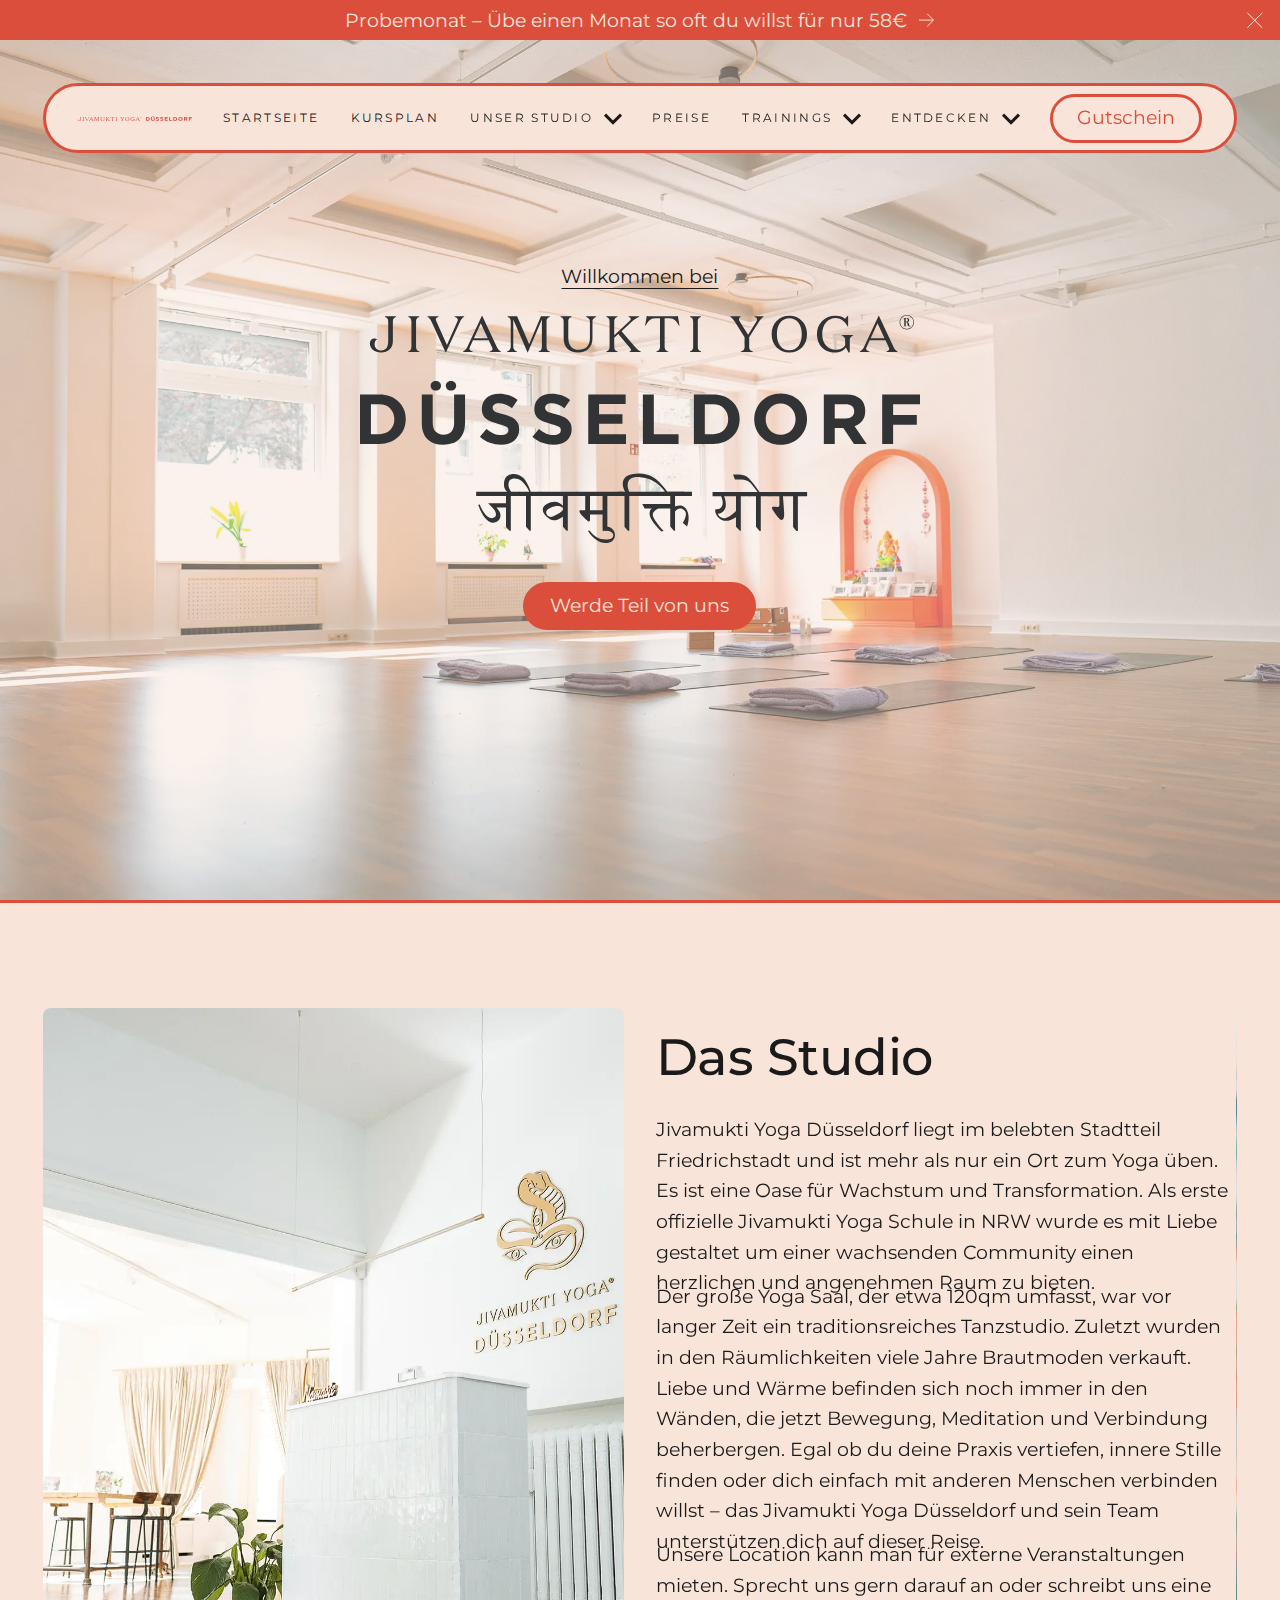
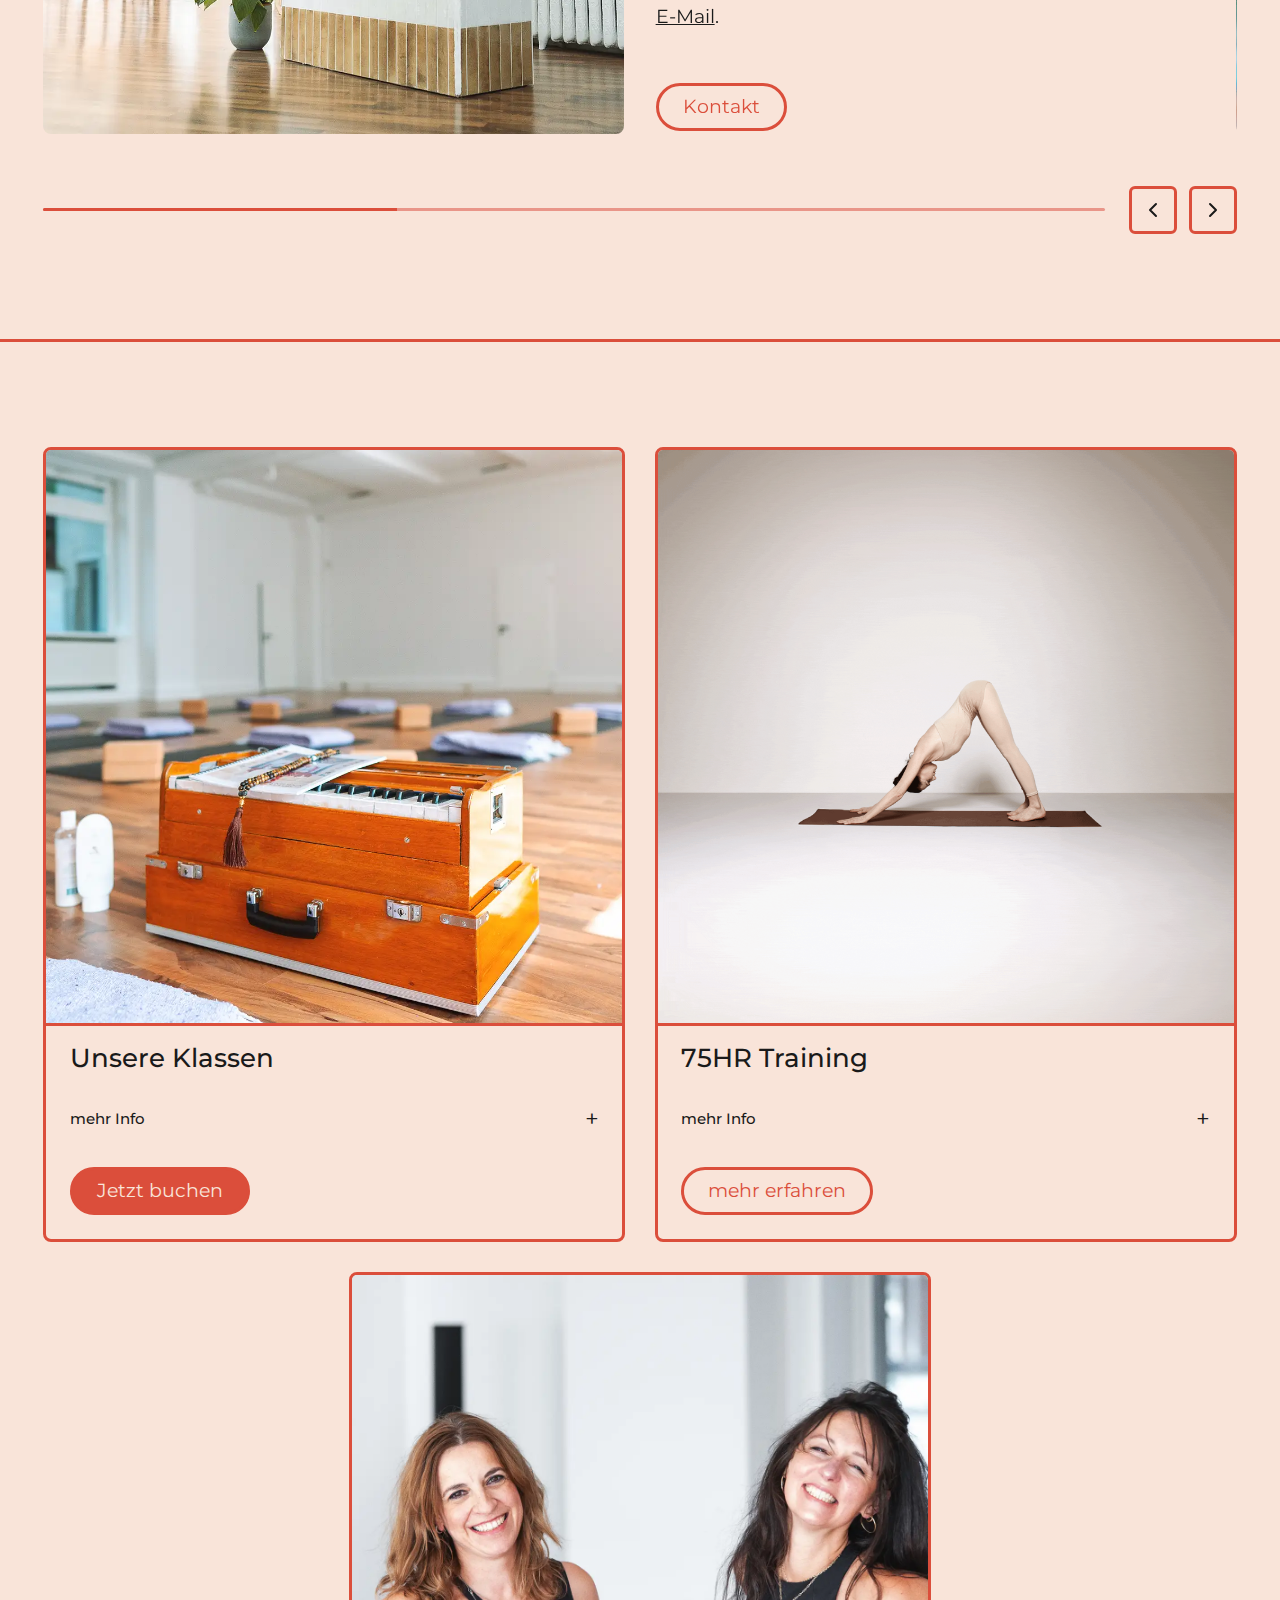
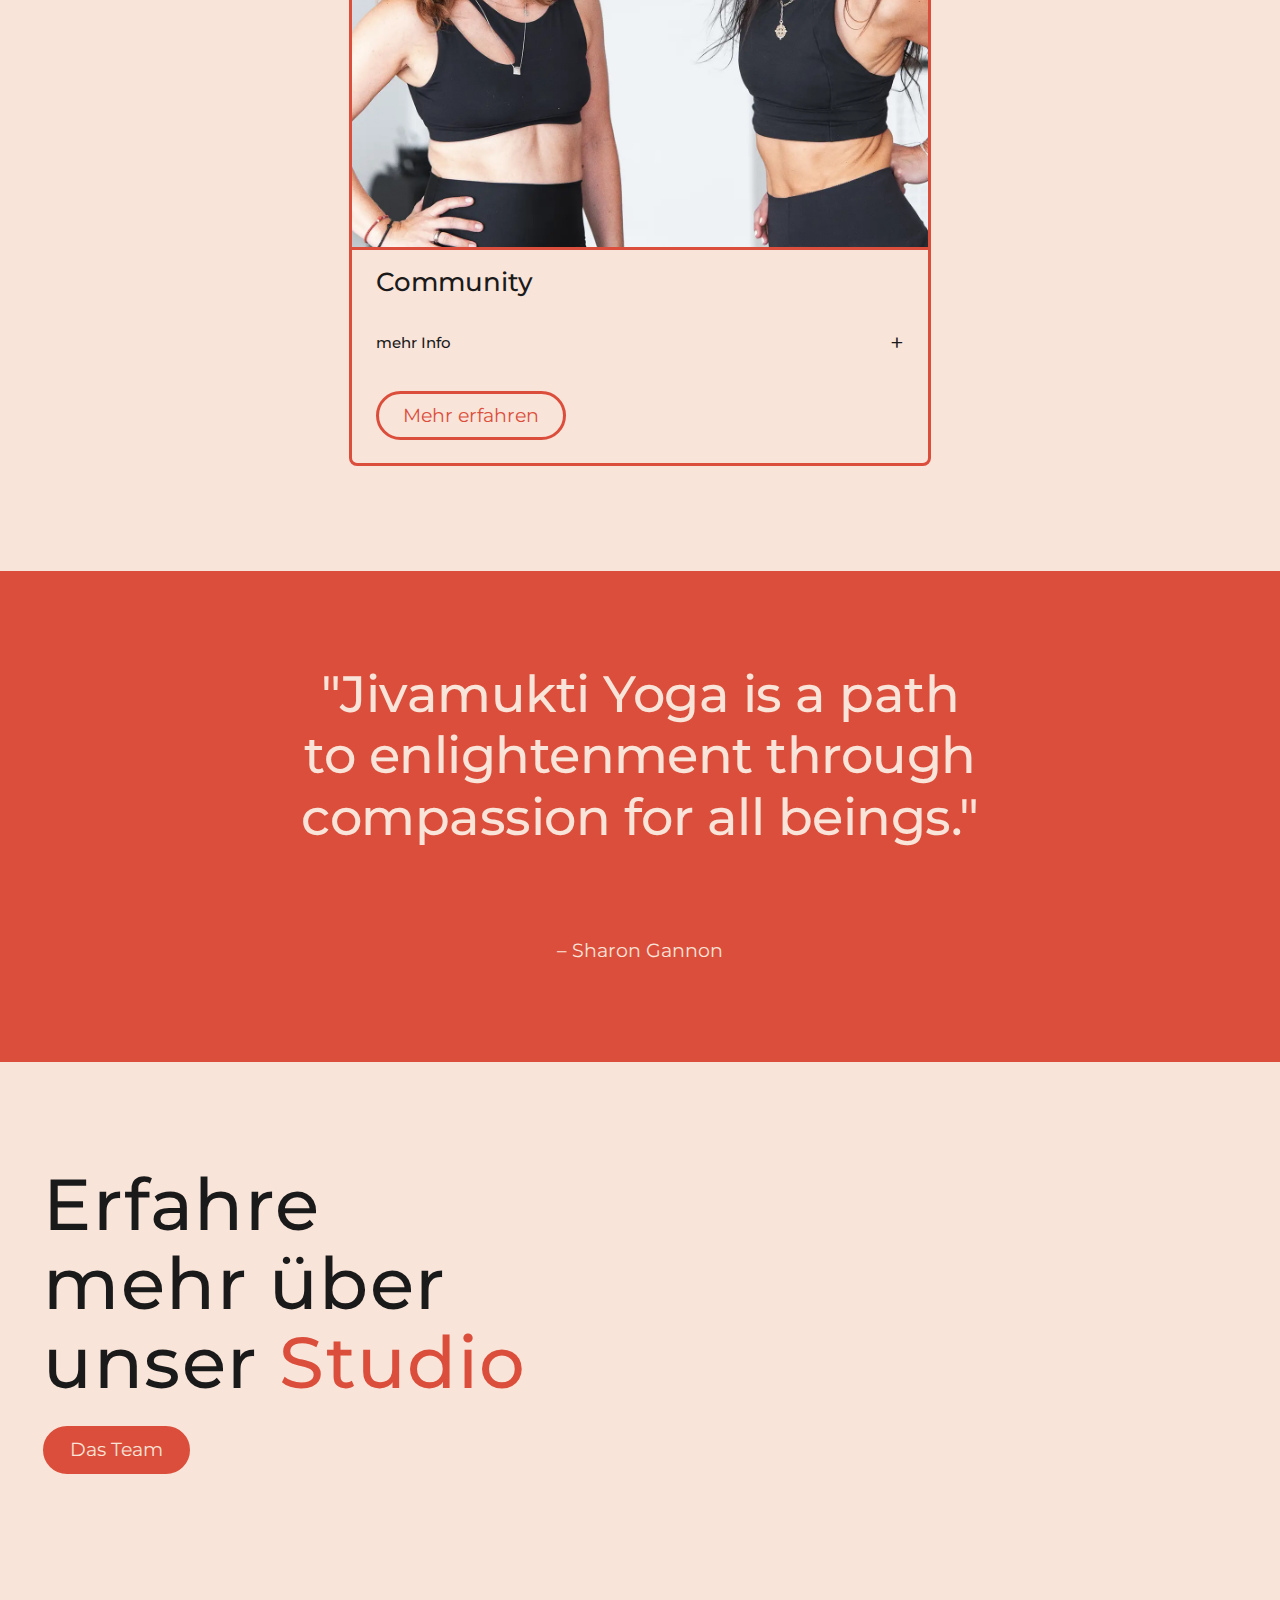
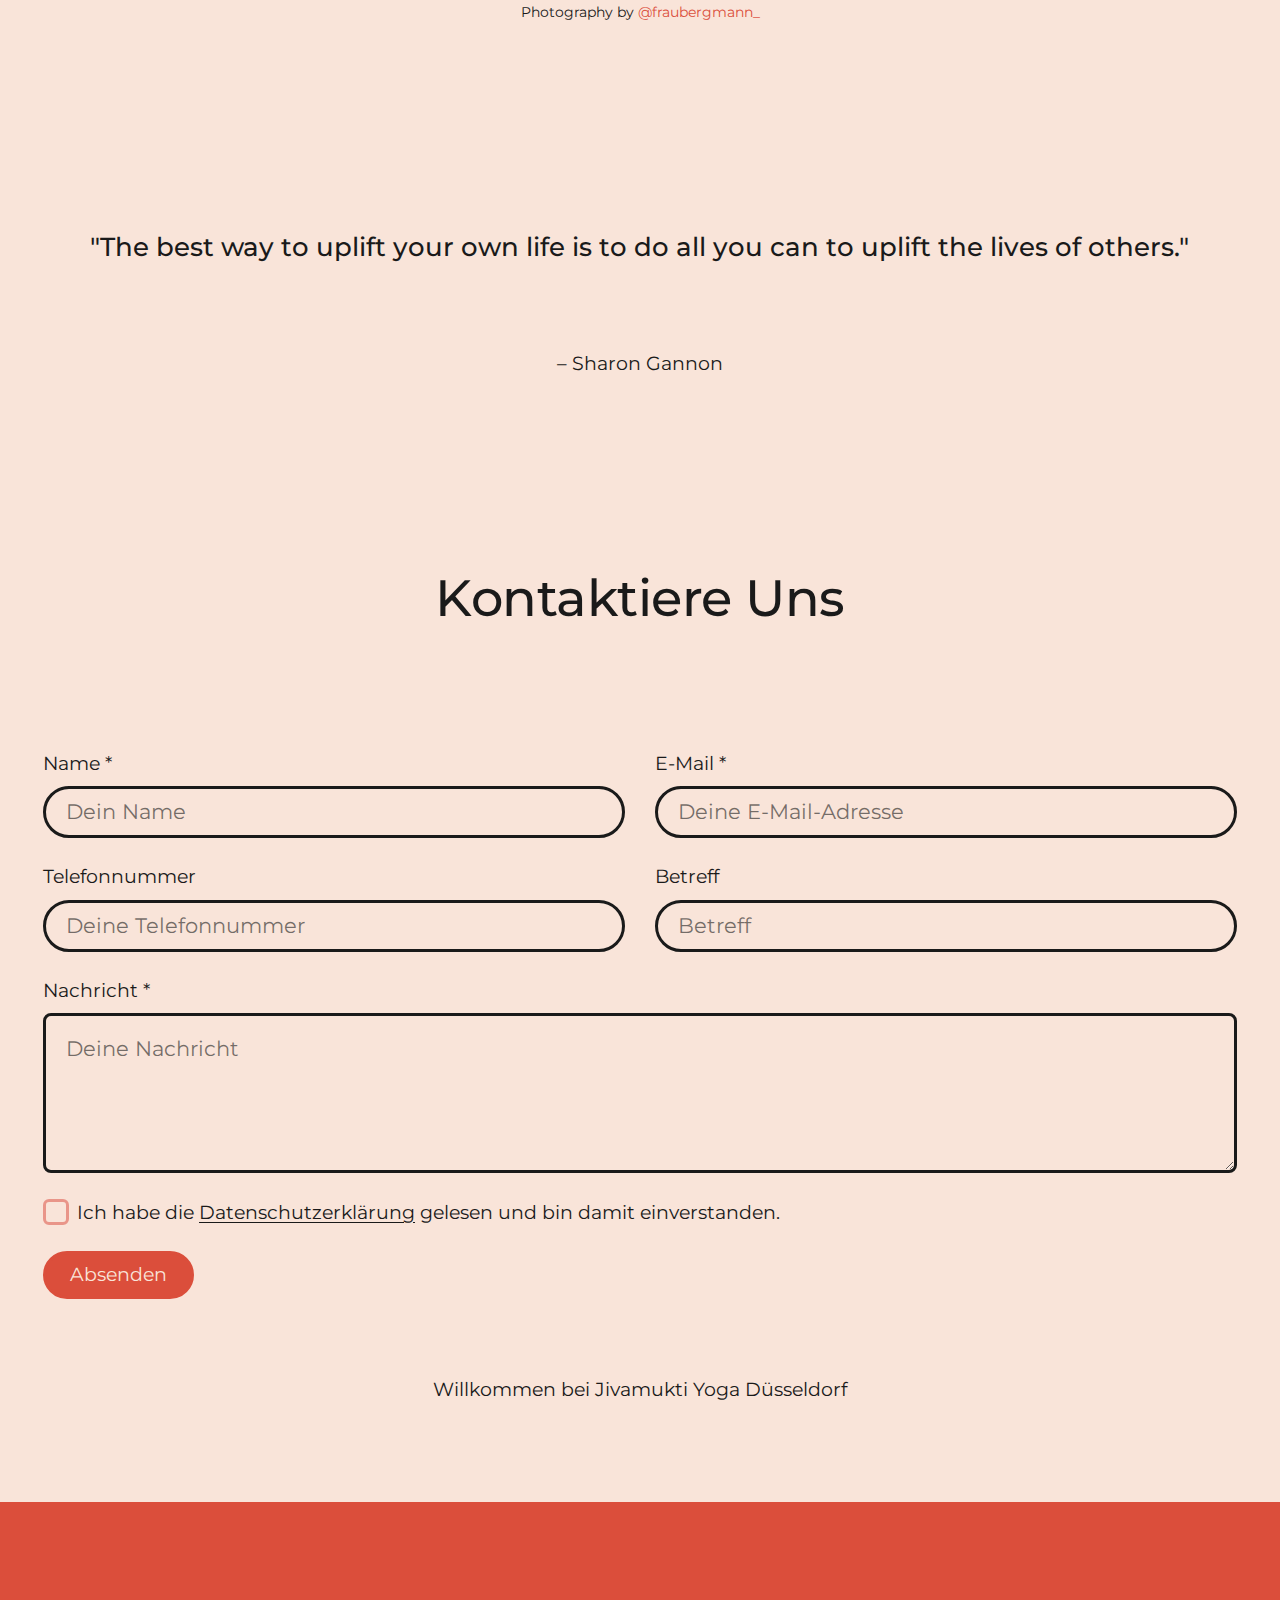
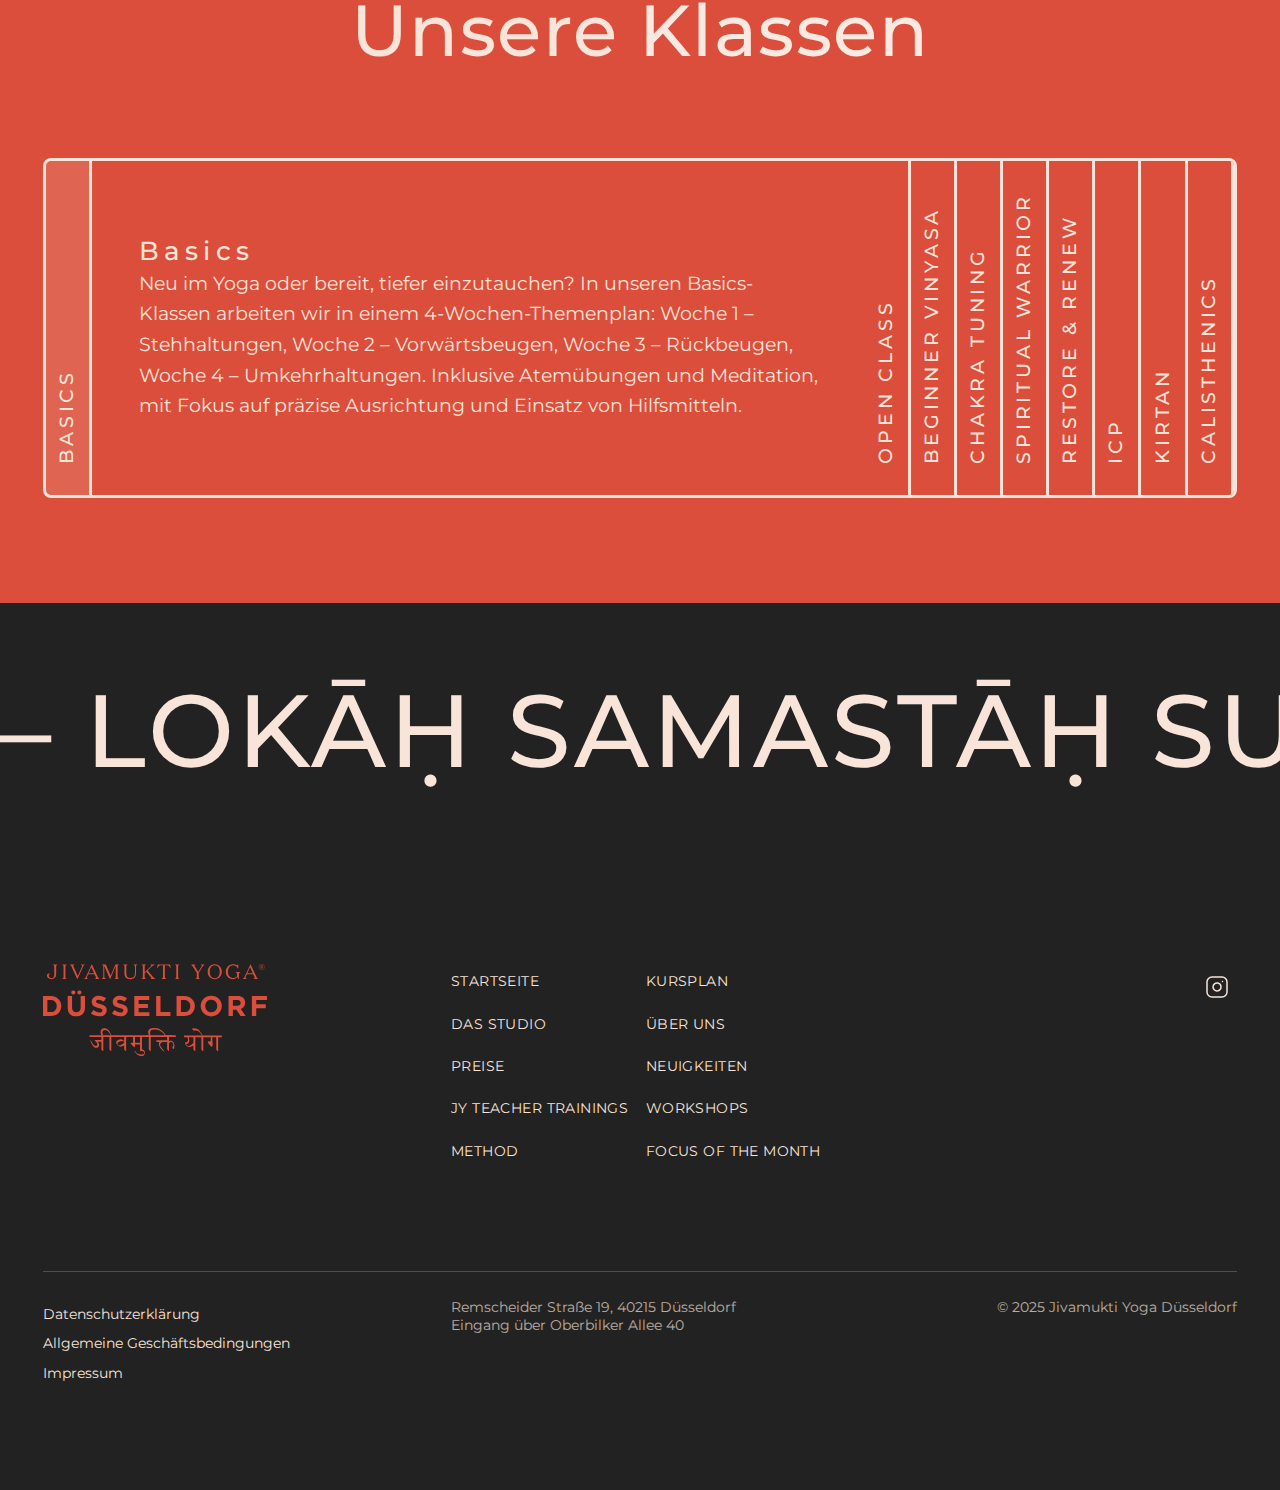
<file: clean/index.html>
<!DOCTYPE html>
<html lang="de">
<head>
  <meta charset="utf-8">
  <title>Jivamukti Yoga Düsseldorf</title>
  <meta content="Jivamukti Yoga Studio in Düsseldorf – Yoga Kurse, Events & Community" name="description">
  <meta content="width=device-width, initial-scale=1" name="viewport">
  <link rel="preconnect" href="https://fonts.googleapis.com">
  <link rel="preconnect" href="https://fonts.gstatic.com" crossorigin>
  <link href="https://fonts.googleapis.com/css2?family=Montserrat:ital,wght@0,100..900;1,100..900&display=swap" rel="stylesheet">
  <link href="css/site.css" rel="stylesheet" type="text/css">
  <link rel="stylesheet" href="https://cdn.jsdelivr.net/npm/swiper@8/swiper-bundle.min.css">
  <link href="assets/icons/favicon.png" rel="shortcut icon" type="image/x-icon">
  <script>!function(o,c){var n=c.documentElement,t=" w-mod-";n.className+=t+"js",("ontouchstart"in o||o.DocumentTouch&&c instanceof DocumentTouch)&&(n.className+=t+"touch")}(window,document);</script>
</head>
<body class="u-theme-light">
  <div class="page_wrap">

    <!-- ================================================================
         GLOBAL STYLES EMBED
         ================================================================ -->
    <div class="u-position-fixed">
      <div class="w-embed">
        <!-- Styles moved to site.css -->
      </div>
    </div>

    <!-- ================================================================
         NAVIGATION (Lumos nav_component)
         ================================================================ -->
    <div data-wf--nav--nav-position="overlap" class="nav_component w-variant-dd866659-1d7d-6447-6461-66ca86ca367f">
      <!-- Nav Embedded CSS -->
      <div class="u-embed-css w-embed">
        <!-- Nav styles moved to site.css -->
      </div>

      <!-- Skip Link -->
      <a href="#main" class="nav_skip_wrap w-inline-block">
        <div class="nav_skip_text u-text-style-small">Zum Hauptinhalt springen</div>
      </a>

      <!-- Announcement Banner -->
      <div aria-label="Ankündigung" role="region" class="nav_banner_wrap u-theme-brand">
        <div class="nav_banner_contain">
          <a href="pages/prices.html" class="nav_banner_link w-inline-block">
            <div class="nav_banner_text u-line-clamp-1">Probemonat – Übe einen Monat so oft du willst für nur 58€</div>
            <svg xmlns="http://www.w3.org/2000/svg" width="100%" viewBox="0 0 27 24" fill="none" aria-hidden="true" class="nav_banner_svg"><path d="M0 12L24 12" stroke="currentColor" stroke-width="var(--nav--icon-thickness)" vector-effect="non-scaling-stroke"></path><path d="M14 1.5L24.5 12L14 22.5" stroke="currentColor" stroke-width="var(--nav--icon-thickness)" vector-effect="non-scaling-stroke"></path></svg>
          </a>
          <button role="button" class="nav_banner_close_wrap">
            <svg xmlns="http://www.w3.org/2000/svg" width="100%" viewBox="0 0 20 19" fill="none" aria-hidden="true" class="nav_banner_close_svg"><path d="M1.51471 1.01465L18.4853 17.9852" stroke="currentColor" stroke-width="var(--nav--icon-thickness)" vector-effect="non-scaling-stroke"></path><path d="M1.51471 17.9851L18.4853 1.01454" stroke="currentColor" stroke-width="var(--nav--icon-thickness)" vector-effect="non-scaling-stroke"></path></svg>
            <span class="nav_screen-reader-text">Ankündigung schließen</span>
          </button>
        </div>
      </div>

      <!-- Desktop Navigation -->
      <header class="nav_desktop_wrap">
        <div class="nav_desktop_contain">
          <div class="nav_desktop_layout">
            <a aria-label="Startseite" href="index.html" class="nav_desktop_logo w-inline-block">
              <div class="u-max-width-full">
                <img src="assets/images/Logos/Horizontal Logo - Tigerlily - Light.svg" alt="Jivamukti Yoga Düsseldorf" class="nav_logo_image">
              </div>
            </a>
            <nav aria-label="Hauptnavigation" data-wf--menu--variant="desktop" class="nav_links_component w-variant-23049969-09ac-2789-520b-3c6ae895bbc6">
              <ul role="list" class="nav_links_wrap w-variant-23049969-09ac-2789-520b-3c6ae895bbc6 w-list-unstyled">
                <li class="nav_links_item"><a href="index.html" data-state="current" class="nav_links_link w-variant-23049969-09ac-2789-520b-3c6ae895bbc6 w-inline-block"><div class="nav_links_text">Startseite</div></a></li>
                <li class="nav_links_item"><a href="pages/schedule.html" class="nav_links_link w-variant-23049969-09ac-2789-520b-3c6ae895bbc6 w-inline-block"><div class="nav_links_text">Kursplan</div></a></li>
                <li class="nav_links_item">
                  <div data-delay="0" data-hover="true" class="nav_dropdown_component w-dropdown">
                    <div data-state="expanded" class="nav_links_link w-variant-23049969-09ac-2789-520b-3c6ae895bbc6 w-dropdown-toggle">
                      <div class="nav_links_text">Unser Studio</div>
                      <div class="nav_links_svg"><svg data-wf--icon-arrow--direction="bottom" viewbox="0 0 66 70" fill="none" width="100%" height="100%" aria-hidden="true" class="u-svg w-variant-caa8b8e9-e8ec-6eb3-4526-30f19f7326f5"><path d="M17 2L50 34.9999L17 68" class="u-path"></path></svg></div>
                    </div>
                    <nav class="nav_dropdown_main_wrap w-variant-23049969-09ac-2789-520b-3c6ae895bbc6 w-dropdown-list">
                      <div class="nav_dropdown_main_content">
                        <div data-lenis-prevent="" class="nav_dropdown_main_scroll w-variant-23049969-09ac-2789-520b-3c6ae895bbc6">
                          <ul role="list" class="nav_dropdown_list">
                            <li class="nav_dropdown_item"><a href="pages/studio.html" class="nav_dropdown_link w-variant-23049969-09ac-2789-520b-3c6ae895bbc6 w-inline-block"><div class="nav_dropdown_text">Das Studio</div></a></li>
                            <li class="nav_dropdown_item"><a href="pages/about.html" class="nav_dropdown_link w-variant-23049969-09ac-2789-520b-3c6ae895bbc6 w-inline-block"><div class="nav_dropdown_text">Über Uns</div></a></li>
                            <li class="nav_dropdown_item"><a href="pages/studio.html#corporate-yoga" class="nav_dropdown_link w-variant-23049969-09ac-2789-520b-3c6ae895bbc6 w-inline-block"><div class="nav_dropdown_text">Corporate Yoga</div></a></li>
                            <li class="nav_dropdown_item"><a href="pages/studio.html#raumvermietung" class="nav_dropdown_link w-variant-23049969-09ac-2789-520b-3c6ae895bbc6 w-inline-block"><div class="nav_dropdown_text">Raumvermietung</div></a></li>
                          </ul>
                        </div>
                      </div>
                    </nav>
                  </div>
                </li>
                <li class="nav_links_item"><a href="pages/prices.html" class="nav_links_link w-variant-23049969-09ac-2789-520b-3c6ae895bbc6 w-inline-block"><div class="nav_links_text">Preise</div></a></li>
                                <li class="nav_links_item">
                  <div data-delay="0" data-hover="true" class="nav_dropdown_component w-dropdown">
                    <div data-state="expanded" class="nav_links_link w-variant-23049969-09ac-2789-520b-3c6ae895bbc6 w-dropdown-toggle">
                      <div class="nav_links_text">Trainings</div>
                      <div class="nav_links_svg"><svg data-wf--icon-arrow--direction="bottom" viewbox="0 0 66 70" fill="none" width="100%" height="100%" aria-hidden="true" class="u-svg w-variant-caa8b8e9-e8ec-6eb3-4526-30f19f7326f5"><path d="M17 2L50 34.9999L17 68" class="u-path"></path></svg></div>
                    </div>
                    <nav class="nav_dropdown_main_wrap w-variant-23049969-09ac-2789-520b-3c6ae895bbc6 w-dropdown-list">
                      <div class="nav_dropdown_main_content">
                        <div data-lenis-prevent="" class="nav_dropdown_main_scroll w-variant-23049969-09ac-2789-520b-3c6ae895bbc6">
                          <ul role="list" class="nav_dropdown_list">
                            <li class="nav_dropdown_item"><a href="pages/events.html" class="nav_dropdown_link w-variant-23049969-09ac-2789-520b-3c6ae895bbc6 w-inline-block"><div class="nav_dropdown_text">JY Teacher Trainings</div></a></li>
                            <li class="nav_dropdown_item"><a href="pages/workshops.html" class="nav_dropdown_link w-variant-23049969-09ac-2789-520b-3c6ae895bbc6 w-inline-block"><div class="nav_dropdown_text">Workshops</div></a></li>
                          </ul>
                        </div>
                      </div>
                    </nav>
                  </div>
                </li>
                <li class="nav_links_item">
                  <div data-delay="0" data-hover="true" class="nav_dropdown_component w-dropdown">
                    <div data-state="expanded" class="nav_links_link w-variant-23049969-09ac-2789-520b-3c6ae895bbc6 w-dropdown-toggle">
                      <div class="nav_links_text">Entdecken</div>
                      <div class="nav_links_svg"><svg data-wf--icon-arrow--direction="bottom" viewbox="0 0 66 70" fill="none" width="100%" height="100%" aria-hidden="true" class="u-svg w-variant-caa8b8e9-e8ec-6eb3-4526-30f19f7326f5"><path d="M17 2L50 34.9999L17 68" class="u-path"></path></svg></div>
                    </div>
                    <nav class="nav_dropdown_main_wrap w-variant-23049969-09ac-2789-520b-3c6ae895bbc6 w-dropdown-list">
                      <div class="nav_dropdown_main_content">
                        <div data-lenis-prevent="" class="nav_dropdown_main_scroll w-variant-23049969-09ac-2789-520b-3c6ae895bbc6">
                          <ul role="list" class="nav_dropdown_list">
                            <li class="nav_dropdown_item"><a href="pages/news.html" class="nav_dropdown_link w-variant-23049969-09ac-2789-520b-3c6ae895bbc6 w-inline-block"><div class="nav_dropdown_text">Neuigkeiten</div></a></li>
                            <li class="nav_dropdown_item"><a href="pages/method.html" class="nav_dropdown_link w-variant-23049969-09ac-2789-520b-3c6ae895bbc6 w-inline-block"><div class="nav_dropdown_text">Method</div></a></li>
                            <li class="nav_dropdown_item"><a href="https://jivamuktiyoga.com/focus-of-the-month/" target="_blank" rel="noopener" class="nav_dropdown_link w-variant-23049969-09ac-2789-520b-3c6ae895bbc6 w-inline-block"><div class="nav_dropdown_text">Focus of the Month</div></a></li>
                          </ul>
                        </div>
                      </div>
                    </nav>
                  </div>
                </li>
              </ul>
              <ul role="list" class="nav_actions_wrap w-variant-23049969-09ac-2789-520b-3c6ae895bbc6 w-list-unstyled">
                <li class="nav_buttons_item is-main w-variant-23049969-09ac-2789-520b-3c6ae895bbc6">
                  <div data-wf--button-main--variant="secondary" class="button_main_wrap" data-button=" " data-trigger="hover focus">
                    <div class="clickable_wrap u-cover-absolute">
                      <a href="#gutschein" aria-label="Gutschein kaufen" class="clickable_link w-inline-block"></a>
                    </div>
                    <div class="button_main_element w-variant-e85564cd-af30-a478-692b-71732aefb3ab">
                      <div aria-hidden="true" class="button_main_text u-text-style-main">Gutschein</div>
                      <div class="button_main_icon u-hide-if-empty"></div>
                    </div>
                  </div>
                </li>
              </ul>
            </nav>
          </div>
        </div>
      </header>

      <!-- Mobile Navigation -->
      <div data-animation="default" data-collapse="all" data-duration="400" data-easing="ease" data-easing2="ease" role="banner" class="nav_mobile_wrap w-nav">
        <div class="nav_mobile_contain">
          <div class="nav_mobile_layout">
            <a aria-label="Startseite" href="index.html" class="nav_mobile_logo w-inline-block">
              <div class="u-max-width-full">
                <img src="assets/images/Logos/Horizontal Logo - Tigerlily - Light.svg" alt="Jivamukti Yoga Düsseldorf" class="nav_logo_image">
              </div>
            </a>
            <nav role="navigation" class="nav_mobile_menu_wrap w-nav-menu">
              <div data-lenis-prevent="" class="nav_mobile_menu_scroll">
                <nav aria-label="Hauptnavigation" data-wf--menu--variant="mobile" class="nav_links_component">
                  <ul role="list" class="nav_links_wrap w-list-unstyled">
                    <li class="nav_links_item"><a href="index.html" class="nav_links_link w-inline-block"><div class="nav_links_text">Startseite</div></a></li>
                    <li class="nav_links_item"><a href="pages/schedule.html" class="nav_links_link w-inline-block"><div class="nav_links_text">Kursplan</div></a></li>
                    <li class="nav_links_item">
                      <div data-delay="400" data-hover="false" class="nav_dropdown_component w-dropdown">
                        <div data-state="expanded" class="nav_links_link w-dropdown-toggle">
                          <div class="nav_links_text">Unser Studio</div>
                          <div class="nav_links_svg"><svg data-wf--icon-arrow--direction="bottom" viewbox="0 0 66 70" fill="none" width="100%" height="100%" aria-hidden="true" class="u-svg w-variant-caa8b8e9-e8ec-6eb3-4526-30f19f7326f5"><path d="M17 2L50 34.9999L17 68" class="u-path"></path></svg></div>
                        </div>
                        <nav class="nav_dropdown_main_wrap w-dropdown-list">
                          <div class="nav_dropdown_main_content">
                            <div data-lenis-prevent="" class="nav_dropdown_main_scroll">
                              <ul role="list" class="nav_dropdown_list">
                                <li class="nav_dropdown_item"><a href="pages/studio.html" class="nav_dropdown_link w-inline-block"><div class="nav_dropdown_text">Das Studio</div></a></li>
                                <li class="nav_dropdown_item"><a href="pages/about.html" class="nav_dropdown_link w-inline-block"><div class="nav_dropdown_text">Über Uns</div></a></li>
                                <li class="nav_dropdown_item"><a href="pages/studio.html#corporate-yoga" class="nav_dropdown_link w-inline-block"><div class="nav_dropdown_text">Corporate Yoga</div></a></li>
                                <li class="nav_dropdown_item"><a href="pages/studio.html#raumvermietung" class="nav_dropdown_link w-inline-block"><div class="nav_dropdown_text">Raumvermietung</div></a></li>
                              </ul>
                            </div>
                          </div>
                        </nav>
                      </div>
                    </li>
                    <li class="nav_links_item"><a href="pages/prices.html" class="nav_links_link w-inline-block"><div class="nav_links_text">Preise</div></a></li>
                                        <li class="nav_links_item">
                      <div data-delay="400" data-hover="false" class="nav_dropdown_component w-dropdown">
                        <div data-state="expanded" class="nav_links_link w-dropdown-toggle">
                          <div class="nav_links_text">Trainings</div>
                          <div class="nav_links_svg"><svg data-wf--icon-arrow--direction="bottom" viewbox="0 0 66 70" fill="none" width="100%" height="100%" aria-hidden="true" class="u-svg w-variant-caa8b8e9-e8ec-6eb3-4526-30f19f7326f5"><path d="M17 2L50 34.9999L17 68" class="u-path"></path></svg></div>
                        </div>
                        <nav class="nav_dropdown_main_wrap w-dropdown-list">
                          <div class="nav_dropdown_main_content">
                            <div data-lenis-prevent="" class="nav_dropdown_main_scroll">
                              <ul role="list" class="nav_dropdown_list">
                                <li class="nav_dropdown_item"><a href="pages/events.html" class="nav_dropdown_link w-inline-block"><div class="nav_dropdown_text">JY Teacher Trainings</div></a></li>
                                <li class="nav_dropdown_item"><a href="pages/workshops.html" class="nav_dropdown_link w-inline-block"><div class="nav_dropdown_text">Workshops</div></a></li>
                              </ul>
                            </div>
                          </div>
                        </nav>
                      </div>
                    </li>
                    <li class="nav_links_item">
                      <div data-delay="400" data-hover="false" class="nav_dropdown_component w-dropdown">
                        <div data-state="expanded" class="nav_links_link w-dropdown-toggle">
                          <div class="nav_links_text">Entdecken</div>
                          <div class="nav_links_svg"><svg data-wf--icon-arrow--direction="bottom" viewbox="0 0 66 70" fill="none" width="100%" height="100%" aria-hidden="true" class="u-svg w-variant-caa8b8e9-e8ec-6eb3-4526-30f19f7326f5"><path d="M17 2L50 34.9999L17 68" class="u-path"></path></svg></div>
                        </div>
                        <nav class="nav_dropdown_main_wrap w-dropdown-list">
                          <div class="nav_dropdown_main_content">
                            <div data-lenis-prevent="" class="nav_dropdown_main_scroll">
                              <ul role="list" class="nav_dropdown_list">
                                <li class="nav_dropdown_item"><a href="pages/news.html" class="nav_dropdown_link w-inline-block"><div class="nav_dropdown_text">Neuigkeiten</div></a></li>
                                <li class="nav_dropdown_item"><a href="pages/method.html" class="nav_dropdown_link w-inline-block"><div class="nav_dropdown_text">Method</div></a></li>
                                <li class="nav_dropdown_item"><a href="https://jivamuktiyoga.com/focus-of-the-month/" target="_blank" rel="noopener" class="nav_dropdown_link w-inline-block"><div class="nav_dropdown_text">Focus of the Month</div></a></li>
                              </ul>
                            </div>
                          </div>
                        </nav>
                      </div>
                    </li>
                  </ul>
                  <ul role="list" class="nav_actions_wrap w-list-unstyled">
                    <li class="nav_buttons_item is-main">
                      <div data-wf--button-main--variant="secondary" class="button_main_wrap" data-button=" " data-trigger="hover focus">
                        <div class="clickable_wrap u-cover-absolute">
                          <a href="#gutschein" aria-label="Gutschein kaufen" class="clickable_link w-inline-block"></a>
                        </div>
                        <div class="button_main_element w-variant-e85564cd-af30-a478-692b-71732aefb3ab">
                          <div aria-hidden="true" class="button_main_text u-text-style-main">Gutschein</div>
                          <div class="button_main_icon u-hide-if-empty"></div>
                        </div>
                      </div>
                    </li>
                  </ul>
                </nav>
              </div>
            </nav>
            <div data-state="open" class="nav_button_wrap w-nav-button">
              <div class="nav_button_layout">
                <div class="nav_button_line is-1"></div>
                <div class="nav_button_line is-2"></div>
              </div>
            </div>
          </div>
        </div>
      </div>

      <!-- Backdrops -->
      <div class="nav_dropdown_backdrop"></div>
      <div class="nav_menu_backdrop"></div>

      <!-- Nav Embedded JS -->
      <div class="u-embed-js w-embed w-script">
        <script>
if (sessionStorage.getItem("hide-nav-banner") === "true") {
  document.documentElement.classList.add("hide-nav-banner");
}
document.addEventListener("DOMContentLoaded", function () {
  document.querySelectorAll(".nav_banner_close_wrap").forEach((button) => {
    button.addEventListener("click", function () {
      sessionStorage.setItem("hide-nav-banner", "true");
      document.documentElement.classList.add("hide-nav-banner");
    });
  });
  document.querySelectorAll(".nav_skip_wrap").forEach(function (link) {
    const target = document.querySelector("main");
    if (!target) return;
    link.addEventListener("click", function () {
      target.setAttribute("tabindex", "-1");
      target.focus();
    });
  });

  // Banner: hide on scroll down, show when near top or hovering top zone
  var lastScrollY = 0;
  var scrollThreshold = 80;
  var hoverZoneHeight = 60;
  var html = document.documentElement;

  window.addEventListener("scroll", function () {
    var currentY = window.scrollY;
    if (currentY > scrollThreshold) {
      html.classList.add("scroll-hide-banner");
    } else {
      html.classList.remove("scroll-hide-banner");
    }
    lastScrollY = currentY;
  }, { passive: true });

  document.addEventListener("mousemove", function (e) {
    if (e.clientY <= hoverZoneHeight && window.scrollY > 0) {
      html.classList.remove("scroll-hide-banner");
    }
  }, { passive: true });

  document.addEventListener("mouseleave", function () {
    if (window.scrollY > scrollThreshold) {
      html.classList.add("scroll-hide-banner");
    }
  });
});
        </script>
      </div>
    </div>

    <!-- ================================================================
         MAIN CONTENT
         ================================================================ -->
    <main id="main" class="page_main">

      <!-- HERO SECTION -->
      <section data-wf--section--variant="dark" class="u-section w-variant-857e5430-97c7-deb6-3c1a-d3063f9fe2c7 u-min-height-screen">
        <div class="u-background-slot">
          <div data-wf--visual-image--variant="wide-16-9" class="u-image-wrapper w-variant-27d05669-180c-3169-9b64-0eda31f8d4d3">
            <img src="assets/images/home-hero.webp" loading="eager" alt="Jivamukti Yoga Studio Düsseldorf" class="u-image">
          </div>
          <div data-wf--media-overlay--variant="base" class="u-overlay" data-number="55" style="--number: 55"></div>
        </div>
        <div data-wf--spacer--variant="main" class="u-section-spacer w-variant-60a7ad7d-02b0-6682-95a5-2218e6fd1490 u-ignore-trim"></div>
        <div class="u-container u-alignment-center">
          <div data-wf--layout--variant="stack-centered" class="u-layout-wrapper">
            <div class="u-layout">
              <div class="u-layout-column-1 w-variant-d69d5003-e9bc-b347-4e02-eb46976beb1c">
                <div class="u-eyebrow-wrapper">
                  <div class="u-eyebrow-layout">
                    <div class="u-eyebrow-text u-text-style-main w-richtext">
                      <p>Willkommen bei</p>
                    </div>
                  </div>
                </div>
                <div class="hero_logo_wrap">
                  <img src="assets/images/Logos/Full Logo - Grey - Light.svg" alt="Jivamukti Yoga Düsseldorf" loading="eager">
                </div>
                <div class="u-button-wrapper">
                  <div class="u-display-contents">
                    <div data-wf--button-main--variant="secondary" class="button_main_wrap hero_cta_button w-variant-e85564cd-7b5b-c498-b43e-6b0f7e498a99" data-button=" " data-trigger="hover focus">
                      <div class="clickable_wrap u-cover-absolute">
                        <a href="pages/schedule.html" aria-label="Werde Teil von uns" class="clickable_link w-inline-block"></a>
                      </div>
                      <div class="button_main_element">
                        <div aria-hidden="true" class="button_main_text u-text-style-main">Werde Teil von uns</div>
                        <div class="button_main_icon u-hide-if-empty"></div>
                      </div>
                    </div>
                  </div>
                </div>
              </div>
            </div>
          </div>
        </div>
        <div data-wf--spacer--variant="main" class="u-section-spacer w-variant-60a7ad7d-02b0-6682-95a5-2218e6fd1490 u-ignore-trim"></div>
      </section>

      <!-- CAROUSEL SECTION -->
      <section class="u-section carousel_section">
        <div data-wf--spacer--variant="main" class="u-section-spacer w-variant-60a7ad7d-02b0-6682-95a5-2218e6fd1490 u-ignore-trim"></div>
        <div class="u-container">
          <div class="carousel_wrap">
            <div class="swiper carousel_swiper">
              <div class="swiper-wrapper">
                <!-- Slide 1: Das Studio -->
                <div class="swiper-slide">
                  <div class="carousel_slide_layout">
                    <div class="carousel_slide_image">
                      <img src="assets/images/the-studio-hero-2.webp" alt="Das Studio" loading="lazy">
                    </div>
                    <div class="carousel_slide_content">
                      <div data-wf--typography-heading--variant="h2" class="u-heading w-variant-efb733fe-da83-69a3-ea4a-b3f2f89d0389">
                        <h2 class="u-text-style-h2">Das Studio</h2>
                      </div>
                      <div class="u-text u-margin-top-3">
                        <p>Jivamukti Yoga D&uuml;sseldorf liegt im belebten Stadtteil Friedrichstadt und ist mehr als nur ein Ort zum Yoga &uuml;ben. Es ist eine Oase f&uuml;r Wachstum und Transformation. Als erste offizielle Jivamukti Yoga Schule in NRW wurde es mit Liebe gestaltet um einer wachsenden Community einen herzlichen und angenehmen Raum zu bieten.</p>
                        <p>Der gro&szlig;e Yoga Saal, der etwa 120qm umfasst, war vor langer Zeit ein traditionsreiches Tanzstudio. Zuletzt wurden in den R&auml;umlichkeiten viele Jahre Brautmoden verkauft. Liebe und W&auml;rme befinden sich noch immer in den W&auml;nden, die jetzt Bewegung, Meditation und Verbindung beherbergen. Egal ob du deine Praxis vertiefen, innere Stille finden oder dich einfach mit anderen Menschen verbinden willst &ndash; das Jivamukti Yoga D&uuml;sseldorf und sein Team unterst&uuml;tzen dich auf dieser Reise.</p>
                        <p>Unsere Location kann man f&uuml;r externe Veranstaltungen mieten. Sprecht uns gern darauf an oder schreibt uns eine <a href="mailto:info@jivamuktiyogaduesseldorf.com">E-Mail</a>.</p>
                      </div>
                      <div class="u-margin-top-5">
                        <div data-wf--button-main--variant="secondary" class="button_main_wrap" data-button=" " data-trigger="hover focus">
                          <div class="clickable_wrap u-cover-absolute">
                            <a href="pages/studio.html" aria-label="Kontakt" class="clickable_link w-inline-block"></a>
                          </div>
                          <div class="button_main_element w-variant-e85564cd-af30-a478-692b-71732aefb3ab">
                            <div aria-hidden="true" class="button_main_text u-text-style-main">Kontakt</div>
                          </div>
                        </div>
                      </div>
                    </div>
                  </div>
                </div>
                <!-- Slide 2: Das Team -->
                <div class="swiper-slide">
                  <div class="carousel_slide_layout">
                    <div class="carousel_slide_image">
                      <img src="assets/images/home-community.webp" alt="Das Team" loading="lazy">
                    </div>
                    <div class="carousel_slide_content">
                      <div data-wf--typography-heading--variant="h2" class="u-heading w-variant-efb733fe-da83-69a3-ea4a-b3f2f89d0389">
                        <h2 class="u-text-style-h2">Das Team</h2>
                      </div>
                      <div class="u-text u-margin-top-3">
                        <p>Das Herz der Jivamukti Yoga Schule D&uuml;sseldorf sind Glikeria und Helene, zwei leidenschaftliche Yoga Praktizierende, die schon lange die Vorstellung hatten, einen Raum f&uuml;r Gleichgesinnte zu schaffen.</p>
                        <p>Tief verbunden mit der Jivamukti Yoga Methode war nicht nur der k&ouml;rperliche Aspekt des Yoga Antrieb daf&uuml;r &ndash; vielmehr geht es den beiden darum Verbindungen aufzubauen, Erfahrungen zu teilen und ein Zugeh&ouml;rigkeitsgef&uuml;hl zu kreieren. Sie beide glauben an die sch&ouml;pferische Kraft des Yoga, Menschen zusammenzubringen um gemeinsam zu atmen, zu meditieren, zu lachen und neue Perspektiven anzunehmen. Ihr gemeinsamer Traum war es, nicht nur ein Yoga Studio zu er&ouml;ffnen, sondern ein Zuhause, wo sich jede*r einzelne der Gemeinschaft willkommen, gesch&auml;tzt und inspiriert f&uuml;hlt.</p>
                      </div>
                      <div class="u-margin-top-5">
                        <div data-wf--button-main--variant="secondary" class="button_main_wrap" data-button=" " data-trigger="hover focus">
                          <div class="clickable_wrap u-cover-absolute">
                            <a href="pages/about.html" aria-label="Mehr erfahren" class="clickable_link w-inline-block"></a>
                          </div>
                          <div class="button_main_element w-variant-e85564cd-af30-a478-692b-71732aefb3ab">
                            <div aria-hidden="true" class="button_main_text u-text-style-main">Mehr erfahren</div>
                          </div>
                        </div>
                      </div>
                    </div>
                  </div>
                </div>
                <!-- Slide 3: Die Umgebung -->
                <div class="swiper-slide">
                  <div class="carousel_slide_layout">
                    <div class="carousel_slide_image">
                      <img src="assets/images/dusseldrof.webp" alt="Die Umgebung" loading="lazy">
                    </div>
                    <div class="carousel_slide_content">
                      <div data-wf--typography-heading--variant="h2" class="u-heading w-variant-efb733fe-da83-69a3-ea4a-b3f2f89d0389">
                        <h2 class="u-text-style-h2">Die Umgebung</h2>
                      </div>
                      <div class="u-text u-margin-top-3">
                        <p>Die Umgebung ist bekannt f&uuml;r die lebendige Energie, die kulturelle Vielfalt und die reiche Historie. Friedrichstadt ist ein Stadtteil, der Altes mit Neuem so wundervoll verbindet. Traditionelle Architektur gepaart mit modernem Komfort.</p>
                        <p>Wenn du das Studio verl&auml;sst, befindest du dich mitten im Leben &ndash; Caf&eacute;s, Parks, kleine Gesch&auml;fte bilden die Nachbarschaft und lassen dich den einzigartigen Charme von D&uuml;sseldorf erleben. Jeder Besuch im Jivamukti Yoga Studio D&uuml;sseldorf bietet die perfekte Mischung zwischen Entspannung und Inspiration.</p>
                      </div>
                    </div>
                  </div>
                </div>
              </div>
            </div>
            <!-- Carousel Controls -->
            <div class="carousel_controls">
              <div class="carousel_progress_wrap">
                <div class="carousel_progress_bar"></div>
              </div>
              <div class="carousel_nav">
                <button class="carousel_btn carousel_btn_prev" aria-label="Vorheriger Slide">
                  <svg xmlns="http://www.w3.org/2000/svg" width="24" height="24" viewBox="0 0 24 24" fill="none" stroke="currentColor" stroke-width="2" stroke-linecap="round" stroke-linejoin="round"><polyline points="15 18 9 12 15 6"></polyline></svg>
                </button>
                <button class="carousel_btn carousel_btn_next" aria-label="Nächster Slide">
                  <svg xmlns="http://www.w3.org/2000/svg" width="24" height="24" viewBox="0 0 24 24" fill="none" stroke="currentColor" stroke-width="2" stroke-linecap="round" stroke-linejoin="round"><polyline points="9 18 15 12 9 6"></polyline></svg>
                </button>
              </div>
            </div>
          </div>
        </div>
        <div data-wf--spacer--variant="main" class="u-section-spacer w-variant-60a7ad7d-02b0-6682-95a5-2218e6fd1490 u-ignore-trim"></div>
      </section>

      <!-- FEATURE CARDS SECTION -->
      <section class="u-section feature_section">
        <div data-wf--spacer--variant="main" class="u-section-spacer w-variant-60a7ad7d-02b0-6682-95a5-2218e6fd1490 u-ignore-trim"></div>
        <div class="u-container">
          <div class="feature_cards_grid">
            <!-- Card 1: Unsere Klassen -->
            <div class="feature_card_wrap">
              <div class="feature_card_image_wrap">
                <img src="assets/images/home-classes.webp" alt="Unsere Klassen" loading="lazy">
              </div>
              <div class="feature_card_divider"></div>
              <div data-wf--typography-heading--variant="h4" class="u-heading w-variant-93e8af18-8413-e3ac-0442-72629401a3db">
                <h4>Unsere Klassen</h4>
              </div>
              <button class="feature_card_toggle" aria-expanded="false">
                <span class="feature_card_toggle_text u-text-style-h6">mehr Info</span>
                <span class="feature_card_toggle_icon">+</span>
              </button>
              <div class="feature_card_content" hidden>
                <div class="u-text">
                  <p>Wir bieten dir eine Auswahl der bekannten Jivamukti Yoga Signature Klassen. Egal ob ruhig und restorativ oder energetisch und fordernd in einer Open Class.</p>
                </div>
              </div>
              <div class="feature_card_cta">
                <div data-wf--button-main--variant="primary" class="button_main_wrap" data-button=" " data-trigger="hover focus">
                  <div class="clickable_wrap u-cover-absolute">
                    <a href="pages/schedule.html" aria-label="Jetzt buchen" class="clickable_link w-inline-block"></a>
                  </div>
                  <div class="button_main_element">
                    <div aria-hidden="true" class="button_main_text u-text-style-main">Jetzt buchen</div>
                  </div>
                </div>
              </div>
            </div>
            <!-- Card 2: 75HR Training -->
            <div class="feature_card_wrap">
              <div class="feature_card_image_wrap">
                <img src="assets/images/75H-GIF.gif" alt="75HR Training" loading="lazy">
              </div>
              <div class="feature_card_divider"></div>
              <div data-wf--typography-heading--variant="h4" class="u-heading w-variant-93e8af18-8413-e3ac-0442-72629401a3db">
                <h4>75HR Training</h4>
              </div>
              <button class="feature_card_toggle" aria-expanded="false">
                <span class="feature_card_toggle_text u-text-style-h6">mehr Info</span>
                <span class="feature_card_toggle_icon">+</span>
              </button>
              <div class="feature_card_content" hidden>
                <div class="u-text">
                  <p>Wir freuen uns sehr, im Mai 2025 das offizielle 75hr TT bei uns anzubieten – mit Yuri Ogawa als Facilitator und Glikería Skreka als Mentorin.</p>
                </div>
              </div>
              <div class="feature_card_cta">
                <div data-wf--button-main--variant="secondary" class="button_main_wrap" data-button=" " data-trigger="hover focus">
                  <div class="clickable_wrap u-cover-absolute">
                    <a href="pages/75h-teacher-training.html" aria-label="Mehr erfahren" class="clickable_link w-inline-block"></a>
                  </div>
                  <div class="button_main_element w-variant-e85564cd-af30-a478-692b-71732aefb3ab">
                    <div aria-hidden="true" class="button_main_text u-text-style-main">mehr erfahren</div>
                  </div>
                </div>
              </div>
            </div>
            <!-- Card 3: Community -->
            <div class="feature_card_wrap">
              <div class="feature_card_image_wrap">
                <img src="assets/images/about-us.webp" alt="Community" loading="lazy">
              </div>
              <div class="feature_card_divider"></div>
              <div data-wf--typography-heading--variant="h4" class="u-heading w-variant-93e8af18-8413-e3ac-0442-72629401a3db">
                <h4>Community</h4>
              </div>
              <button class="feature_card_toggle" aria-expanded="false">
                <span class="feature_card_toggle_text u-text-style-h6">mehr Info</span>
                <span class="feature_card_toggle_icon">+</span>
              </button>
              <div class="feature_card_content" hidden>
                <div class="u-text">
                  <p>Yoga bedeutet für uns Verbundenheit – sich gemeinsam zu bewegen, zu atmen, zu meditieren, Spaß zu haben, loszulassen und den Blickwinkel auf die Welt zu ändern. Die Jivamukti Yoga Methode schafft diese einzigartige Verbundenheit.</p>
                </div>
              </div>
              <div class="feature_card_cta">
                <div data-wf--button-main--variant="secondary" class="button_main_wrap" data-button=" " data-trigger="hover focus">
                  <div class="clickable_wrap u-cover-absolute">
                    <a href="pages/events.html" aria-label="Mehr erfahren" class="clickable_link w-inline-block"></a>
                  </div>
                  <div class="button_main_element w-variant-e85564cd-af30-a478-692b-71732aefb3ab">
                    <div aria-hidden="true" class="button_main_text u-text-style-main">Mehr erfahren</div>
                  </div>
                </div>
              </div>
            </div>
          </div>
        </div>
        <div data-wf--spacer--variant="main" class="u-section-spacer w-variant-60a7ad7d-02b0-6682-95a5-2218e6fd1490 u-ignore-trim"></div>
      </section>

      <!-- QUOTE SECTION 1 -->
      <section data-wf--section--variant="brand" class="u-section quote_section w-variant-25bf08d9-3196-322b-5616-019ac7f0f4f7">
        <div data-wf--spacer--variant="main" class="u-section-spacer w-variant-60a7ad7d-02b0-6682-95a5-2218e6fd1490 u-ignore-trim"></div>
        <div class="u-container-small u-alignment-center">
          <div data-wf--typography-heading--variant="h2" class="u-heading w-variant-efb733fe-da83-69a3-ea4a-b3f2f89d0389">
            <h3 class="u-text-style-h2">"Jivamukti Yoga is a path to enlightenment through compassion for all beings."</h3>
          </div>
          <div class="u-text u-margin-top-3">
            <p>– Sharon Gannon</p>
          </div>
        </div>
        <div data-wf--spacer--variant="main" class="u-section-spacer w-variant-60a7ad7d-02b0-6682-95a5-2218e6fd1490 u-ignore-trim"></div>
      </section>

      <!-- ABOUT CTA SECTION -->
      <section class="u-section about_cta_section">
        <div data-wf--spacer--variant="main" class="u-section-spacer w-variant-60a7ad7d-02b0-6682-95a5-2218e6fd1490 u-ignore-trim"></div>
        <div class="u-container">
          <div class="about_cta_layout">
            <div class="about_cta_content">
              <div data-wf--typography-heading--variant="h1" class="u-heading w-variant-3ddfa43e-abc1-422e-6e6d-23dfb7da71f3 u-heading-accent">
                <h1>Erfahre mehr über unser <strong>Studio</strong></h1>
              </div>
              <div class="u-margin-top-5">
                <div data-wf--button-main--variant="primary" class="button_main_wrap" data-button=" " data-trigger="hover focus">
                  <div class="clickable_wrap u-cover-absolute">
                    <a href="pages/about.html" aria-label="Das Team" class="clickable_link w-inline-block"></a>
                  </div>
                  <div class="button_main_element">
                    <div aria-hidden="true" class="button_main_text u-text-style-main">Das Team</div>
                  </div>
                </div>
              </div>
            </div>
            <div class="about_cta_image">
              <img src="assets/images/the-studio.webp" alt="Jivamukti Yoga Studio" loading="lazy">
            </div>
          </div>
        </div>
        <div data-wf--spacer--variant="main" class="u-section-spacer w-variant-60a7ad7d-02b0-6682-95a5-2218e6fd1490 u-ignore-trim"></div>
      </section>

      <!-- FULL-WIDTH PHOTOGRAPH -->
      <section class="fullwidth_photo_section">
        <img src="assets/images/mid-banner.webp" alt="Jivamukti Yoga Düsseldorf Studio" loading="lazy" class="fullwidth_photo">
      </section>

      <!-- PHOTOGRAPHY CREDIT -->
      <section class="photo_credit_section">
        <p class="photo_credit_text">Photography by <a href="https://www.instagram.com/fraubergmann_" target="_blank" rel="noopener noreferrer" class="photo_credit_link">@fraubergmann_</a></p>
      </section>

      <!-- QUOTE SECTION 2 -->
      <section class="u-section quote_section_2">
        <div data-wf--spacer--variant="main" class="u-section-spacer w-variant-60a7ad7d-02b0-6682-95a5-2218e6fd1490 u-ignore-trim"></div>
        <div class="u-container u-alignment-center">
          <div class="quote_logo_wrap">
            <img src="assets/images/Logos/Circular Logo - Tigerlily - Light.svg" alt="Jivamukti Yoga Düsseldorf" loading="lazy">
          </div>
          <div data-wf--typography-heading--variant="h4" class="u-heading w-variant-93e8af18-8413-e3ac-0442-72629401a3db u-margin-top-6">
            <h4>"The best way to uplift your own life is to do all you can to uplift the lives of others."</h4>
          </div>
          <div class="u-text u-margin-top-3">
            <p>– Sharon Gannon</p>
          </div>
        </div>
        <div data-wf--spacer--variant="main" class="u-section-spacer w-variant-60a7ad7d-02b0-6682-95a5-2218e6fd1490 u-ignore-trim"></div>
      </section>

      <!-- CONTACT FORM SECTION -->
      <section class="u-section contact_section">
        <div data-wf--spacer--variant="main" class="u-section-spacer w-variant-60a7ad7d-02b0-6682-95a5-2218e6fd1490 u-ignore-trim"></div>
        <div class="u-container">
          <div data-wf--typography-heading--variant="h2" class="u-heading w-variant-efb733fe-da83-69a3-ea4a-b3f2f89d0389 u-alignment-center">
            <h2 class="u-text-style-h2">Kontaktiere Uns</h2>
          </div>
          <div class="form_component u-margin-top-6">
            <div class="form_wrap w-form">
              <form name="contact-form" method="post" class="contact_form form_element" novalidate>
                <!-- Name + Email: 2-column grid -->
                <fieldset data-wf--form-fieldset--variant="grid-2-column" class="form_fieldset_wrap">
                  <legend data-wf--form-label-text--variant="hidden" class="form_label_text w-variant-46933b79-cf19-81b4-bc00-8af5c19b08b3">Kontaktdaten</legend>
                  <div role="none" class="form_fieldset_list w-variant-14c165fa-7397-02ef-8dc0-6e307b6c980f">
                    <label data-trigger="focus" class="form_label_wrap">
                      <span data-wf--form-label-text--variant="visible" class="form_label_text">Name *</span>
                      <input name="name" type="text" placeholder="Dein Name" required class="form_field" value="">
                    </label>
                    <label data-trigger="focus" class="form_label_wrap">
                      <span data-wf--form-label-text--variant="visible" class="form_label_text">E-Mail *</span>
                      <input name="email" type="email" placeholder="Deine E-Mail-Adresse" required class="form_field" value="">
                    </label>
                  </div>
                </fieldset>
                <!-- Phone + Subject: 2-column grid -->
                <fieldset data-wf--form-fieldset--variant="grid-2-column" class="form_fieldset_wrap">
                  <legend data-wf--form-label-text--variant="hidden" class="form_label_text w-variant-46933b79-cf19-81b4-bc00-8af5c19b08b3">Weitere Angaben</legend>
                  <div role="none" class="form_fieldset_list w-variant-14c165fa-7397-02ef-8dc0-6e307b6c980f">
                    <label data-trigger="focus" class="form_label_wrap">
                      <span data-wf--form-label-text--variant="visible" class="form_label_text">Telefonnummer</span>
                      <input name="phone" type="tel" placeholder="Deine Telefonnummer" class="form_field" value="">
                    </label>
                    <label data-trigger="focus" class="form_label_wrap">
                      <span data-wf--form-label-text--variant="visible" class="form_label_text">Betreff</span>
                      <input name="subject" type="text" placeholder="Betreff" class="form_field" value="">
                    </label>
                  </div>
                </fieldset>
                <!-- Message -->
                <label data-trigger="focus" class="form_label_wrap">
                  <span data-wf--form-label-text--variant="visible" class="form_label_text">Nachricht *</span>
                  <textarea name="message" placeholder="Deine Nachricht" required class="form_field is-textarea"></textarea>
                </label>
                <!-- Privacy checkbox -->
                <fieldset data-wf--form-fieldset--variant="flex-horizontal" class="form_fieldset_wrap">
                  <legend data-wf--form-label-text--variant="hidden" class="form_label_text w-variant-46933b79-cf19-81b4-bc00-8af5c19b08b3">Datenschutz</legend>
                  <div role="list" class="form_fieldset_list w-variant-ccbf2df7-16d0-30d7-0afb-0df098785596">
                    <div role="listitem" data-state="checked" class="form_ui_item">
                      <label data-wf--check-ui--variant="checkbox" role="listitem" data-state="checked" class="form_ui_label">
                        <input type="checkbox" name="consent" required class="form_ui_input" value="agreed">
                        <span class="form_ui_visual_wrap">
                          <span class="form_ui_visual_inner">
                            <svg viewbox="0 0 11 8" fill="none" aria-hidden="true" class="form_ui_visual_icon">
                              <path d="M1 4L4 7L10 1" stroke="currentColor" vector-effect="non-scaling-stroke" stroke-width="0.125rem"></path>
                            </svg>
                          </span>
                        </span>
                        <span class="form_ui_text">Ich habe die <a href="pages/legal/data-security.html" target="_blank">Datenschutzerklärung</a> gelesen und bin damit einverstanden.</span>
                      </label>
                    </div>
                  </div>
                </fieldset>
                <!-- Submit -->
                <div class="u-button-wrapper u-margin-top-0">
                  <div class="u-display-contents">
                    <div data-wf--button-main--variant="primary" class="button_main_wrap" data-button=" " data-trigger="hover focus">
                      <div class="clickable_wrap u-cover-absolute"><button type="submit" aria-label="Absenden" class="clickable_btn"></button></div>
                      <div class="button_main_element">
                        <div aria-hidden="true" class="button_main_text u-text-style-main">Absenden</div>
                        <div class="button_main_icon u-hide-if-empty"></div>
                      </div>
                    </div>
                  </div>
                </div>
              </form>
              <div class="form_success_wrap" hidden>
                <p>Vielen Dank! Ihre Nachricht wurde gesendet.</p>
              </div>
            </div>
          </div>
          <div class="u-text u-alignment-center u-margin-top-4">
            <p>Willkommen bei Jivamukti Yoga Düsseldorf</p>
          </div>
        </div>
        <div data-wf--spacer--variant="main" class="u-section-spacer w-variant-60a7ad7d-02b0-6682-95a5-2218e6fd1490 u-ignore-trim"></div>
      </section>

      <!-- CLASS DESCRIPTIONS – HORIZONTAL TOGGLE -->
      <section data-wf--section--variant="brand" class="u-section classes_section w-variant-25bf08d9-3196-322b-5616-019ac7f0f4f7">
        <div data-wf--spacer--variant="main" class="u-section-spacer w-variant-60a7ad7d-02b0-6682-95a5-2218e6fd1490 u-ignore-trim"></div>
        <div class="u-container">
          <div data-wf--typography-heading--variant="h1" class="u-heading w-variant-3ddfa43e-abc1-422e-6e6d-23dfb7da71f3 u-heading-accent u-alignment-center u-margin-bottom-6">
            <h2 class="u-text-style-h1">Unsere <strong>Klassen</strong></h2>
          </div>
          <div class="htoggle_container">
            <button class="htoggle_tab is-active" data-htoggle="0"><span>Basics</span></button>
            <div class="htoggle_content is-active" data-htoggle-content="0">
              <h4 class="htoggle_content_title">Basics</h4>
              <p>Neu im Yoga oder bereit, tiefer einzutauchen? In unseren Basics-Klassen arbeiten wir in einem 4-Wochen-Themenplan: Woche 1 – Stehhaltungen, Woche 2 – Vorwärtsbeugen, Woche 3 – Rückbeugen, Woche 4 – Umkehrhaltungen. Inklusive Atemübungen und Meditation, mit Fokus auf präzise Ausrichtung und Einsatz von Hilfsmitteln.</p>
            </div>
            <button class="htoggle_tab" data-htoggle="1"><span>Open Class</span></button>
            <div class="htoggle_content" data-htoggle-content="1">
              <h4 class="htoggle_content_title">Open Class</h4>
              <p>Asanas im Vinyasa-Stil mit durchdachten Sequenzen, vielseitiger Musik, präzisen Anweisungen und Hands-on Adjustments. Philosophie, Mantren und Meditation berühren Körper, Geist und Herz.</p>
            </div>
            <button class="htoggle_tab" data-htoggle="2"><span>Beginner Vinyasa</span></button>
            <div class="htoggle_content" data-htoggle-content="2">
              <h4 class="htoggle_content_title">Beginner Vinyasa</h4>
              <p>Eine spirituelle Einführung in Jivamukti Yoga mit Schritt-für-Schritt-Anleitung. Verbindung von Atem und Bewegung, klassische Jivamukti-Sequenzen. Baue Vertrauen in deinem eigenen Tempo auf – für Anfänger und erfahrene Yogis gleichermaßen.</p>
            </div>
            <button class="htoggle_tab" data-htoggle="3"><span>Chakra Tuning</span></button>
            <div class="htoggle_content" data-htoggle-content="3">
              <h4 class="htoggle_content_title">Chakra Tuning Class</h4>
              <p>Eine Sharon Gannon Signature Class mit lebensveränderndem Potenzial. Chakra-Aktivierung durch Asanas, Affirmationen und Mantren. Löse tiefe Spannungen und Emotionen – eine einzigartige Gelegenheit zur inneren Reinigung.</p>
            </div>
            <button class="htoggle_tab" data-htoggle="4"><span>Spiritual Warrior</span></button>
            <div class="htoggle_content" data-htoggle-content="4">
              <h4 class="htoggle_content_title">Spiritual Warrior</h4>
              <p>Eine kraftvolle, energetisch ausgewogene Klasse mit festem 60-Minuten-Ablauf. Fokus auf Atem-Bewegung-Verbindung mit weniger Philosophie und detaillierten Erklärungen – alle Jivamukti-Komponenten in perfekter Balance.</p>
            </div>
            <button class="htoggle_tab" data-htoggle="5"><span>Restore &amp; Renew</span></button>
            <div class="htoggle_content" data-htoggle-content="5">
              <h4 class="htoggle_content_title">Restore &amp; Renew</h4>
              <p>Sanfte, restaurative Yoga-Praxis zum Aufladen und Erneuern. Tiefe Entspannung mit Hilfsmitteln, lange gehaltene Positionen und geführte Meditation für Körper und Geist.</p>
            </div>
            <button class="htoggle_tab" data-htoggle="6"><span>ICP</span></button>
            <div class="htoggle_content" data-htoggle-content="6">
              <h4 class="htoggle_content_title">ICP</h4>
              <p>Individualized Coaching Practice – persönliche Betreuung und maßgeschneiderte Yoga-Praxis für deine individuellen Bedürfnisse und Ziele.</p>
            </div>
            <button class="htoggle_tab" data-htoggle="7"><span>Kirtan</span></button>
            <div class="htoggle_content" data-htoggle-content="7">
              <h4 class="htoggle_content_title">Kirtan</h4>
              <p>Gemeinsames Singen von Mantren und heiligen Liedern – eine kraftvolle Praxis der Hingabe und Verbindung. Keine Vorkenntnisse nötig, alle sind willkommen.</p>
            </div>
            <button class="htoggle_tab" data-htoggle="8"><span>Calisthenics</span></button>
            <div class="htoggle_content" data-htoggle-content="8">
              <h4 class="htoggle_content_title">Calisthenics</h4>
              <p>Ganzkörpertraining mit dem eigenen Körpergewicht – Kraft, Flexibilität und Kontrolle in einer dynamischen und herausfordernden Klasse.</p>
            </div>
          </div>
        </div>
        <div data-wf--spacer--variant="main" class="u-section-spacer w-variant-60a7ad7d-02b0-6682-95a5-2218e6fd1490 u-ignore-trim"></div>
      </section>

      <!-- MARQUEE -->
      <section class="u-section marquee_section u-theme-dark">
        <div class="marquee_wrap">
          <div class="marquee_inner">
            <span class="marquee_text">– Lokāḥ Samastāḥ Sukhino Bhavantu </span>
            <span class="marquee_text">– Lokāḥ Samastāḥ Sukhino Bhavantu </span>
            <span class="marquee_text">– Lokāḥ Samastāḥ Sukhino Bhavantu </span>
            <span class="marquee_text">– Lokāḥ Samastāḥ Sukhino Bhavantu </span>
          </div>
        </div>
      </section>

      <!-- FOOTER -->
      <footer class="footer_wrap u-theme-dark">
        <div data-wf--spacer--variant="main" class="u-section-spacer w-variant-60a7ad7d-02b0-6682-95a5-2218e6fd1490 u-ignore-trim"></div>
        <div class="u-container">
          <div class="footer_layout">
            <!-- Column 1: Logo -->
            <div class="footer_col footer_logo_col">
              <a aria-label="Zur Startseite" href="index.html" class="footer_logo_link w-inline-block">
                <img src="assets/images/Logos/Full Logo - Tigerlily - Light.svg" alt="Jivamukti Yoga Düsseldorf" class="footer_logo_image">
              </a>
            </div>
            <!-- Column 2: Nav links -->
            <div class="footer_col footer_nav_col">
              <nav aria-label="Footer Navigation">
                <ul role="list" class="footer_nav_list w-list-unstyled">
                  <li><a href="index.html" class="footer_nav_link">Startseite</a></li>
                  <li><a href="pages/schedule.html" class="footer_nav_link">Kursplan</a></li>
                  <li><a href="pages/studio.html" class="footer_nav_link">Das Studio</a></li>
                  <li><a href="pages/about.html" class="footer_nav_link">Über Uns</a></li>
                  <li><a href="pages/prices.html" class="footer_nav_link">Preise</a></li>
                  <li><a href="pages/news.html" class="footer_nav_link">Neuigkeiten</a></li>
                  <li><a href="pages/events.html" class="footer_nav_link">JY Teacher Trainings</a></li>
                  <li><a href="pages/workshops.html" class="footer_nav_link">Workshops</a></li>
                  <li><a href="pages/method.html" class="footer_nav_link">Method</a></li>
                  <li><a href="https://jivamuktiyoga.com/focus-of-the-month/" target="_blank" rel="noopener" class="footer_nav_link">Focus of the Month</a></li>
                </ul>
              </nav>
            </div>
            <!-- Column 3: Social -->
            <div class="footer_col footer_social_col">
              <a href="https://www.instagram.com/jivamukti_duesseldorf/" target="_blank" rel="noopener" aria-label="Instagram" class="footer_social_link">
                <svg xmlns="http://www.w3.org/2000/svg" width="30" height="30" viewBox="0 0 24 24" fill="none" stroke="currentColor" stroke-width="1.5" stroke-linecap="round" stroke-linejoin="round"><rect x="2" y="2" width="20" height="20" rx="5" ry="5"></rect><path d="M16 11.37A4 4 0 1 1 12.63 8 4 4 0 0 1 16 11.37z"></path><line x1="17.5" y1="6.5" x2="17.51" y2="6.5"></line></svg>
              </a>
            </div>
          </div>

          <!-- Legal Row -->
          <div class="footer_legal_layout">
            <div class="footer_legal_col">
              <a href="pages/legal/data-security.html" class="footer_legal_link">Datenschutzerklärung</a>
              <a href="pages/legal/terms-and-conditions.html" class="footer_legal_link">Allgemeine Geschäftsbedingungen</a>
              <a href="pages/legal/impressum.html" class="footer_legal_link">Impressum</a>
            </div>
            <div class="footer_legal_col footer_address_col">
              <p class="footer_address_text">Remscheider Straße 19, 40215 Düsseldorf</p>
              <p class="footer_address_text">Eingang über Oberbilker Allee 40</p>
            </div>
            <div class="footer_legal_col footer_copyright_col">
              <p class="footer_copyright_text">&copy; 2025 Jivamukti Yoga Düsseldorf</p>
            </div>
          </div>
        </div>
        <div data-wf--spacer--variant="main" class="u-section-spacer w-variant-60a7ad7d-02b0-6682-95a5-2218e6fd1490 u-ignore-trim"></div>
      </footer>

    </main>
  </div>

  <!-- Scripts -->
  <script src="https://d3e54v103j8qbb.cloudfront.net/js/jquery-3.5.1.min.dc5e7f18c8.js" integrity="sha256-9/aliU8dGd2tb6OSsuzixeV4y/faTqgFtohetphbbj0=" crossorigin="anonymous"></script>
  <script src="js/webflow.js"></script>
  <script src="https://cdn.jsdelivr.net/npm/swiper@8/swiper-bundle.min.js"></script>
  <script src="js/main.js"></script>
</body>
</html>
</file>
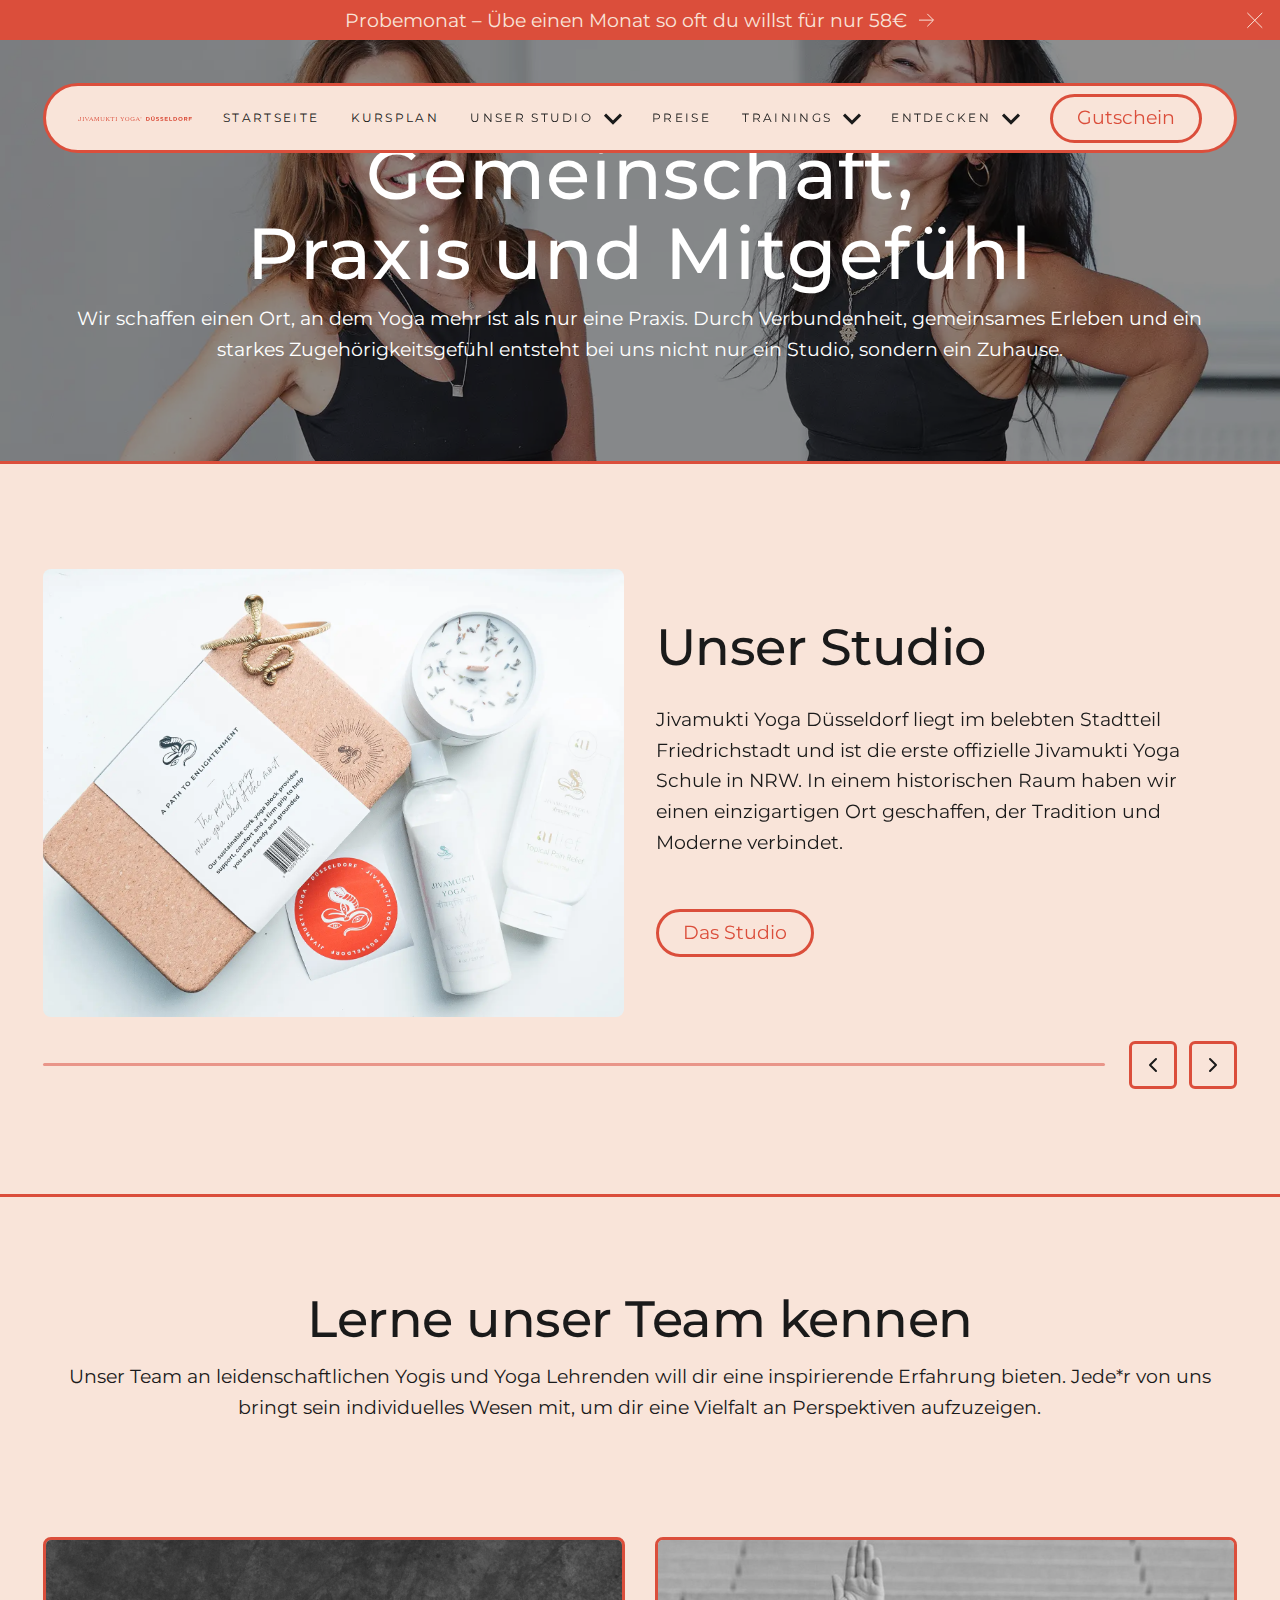
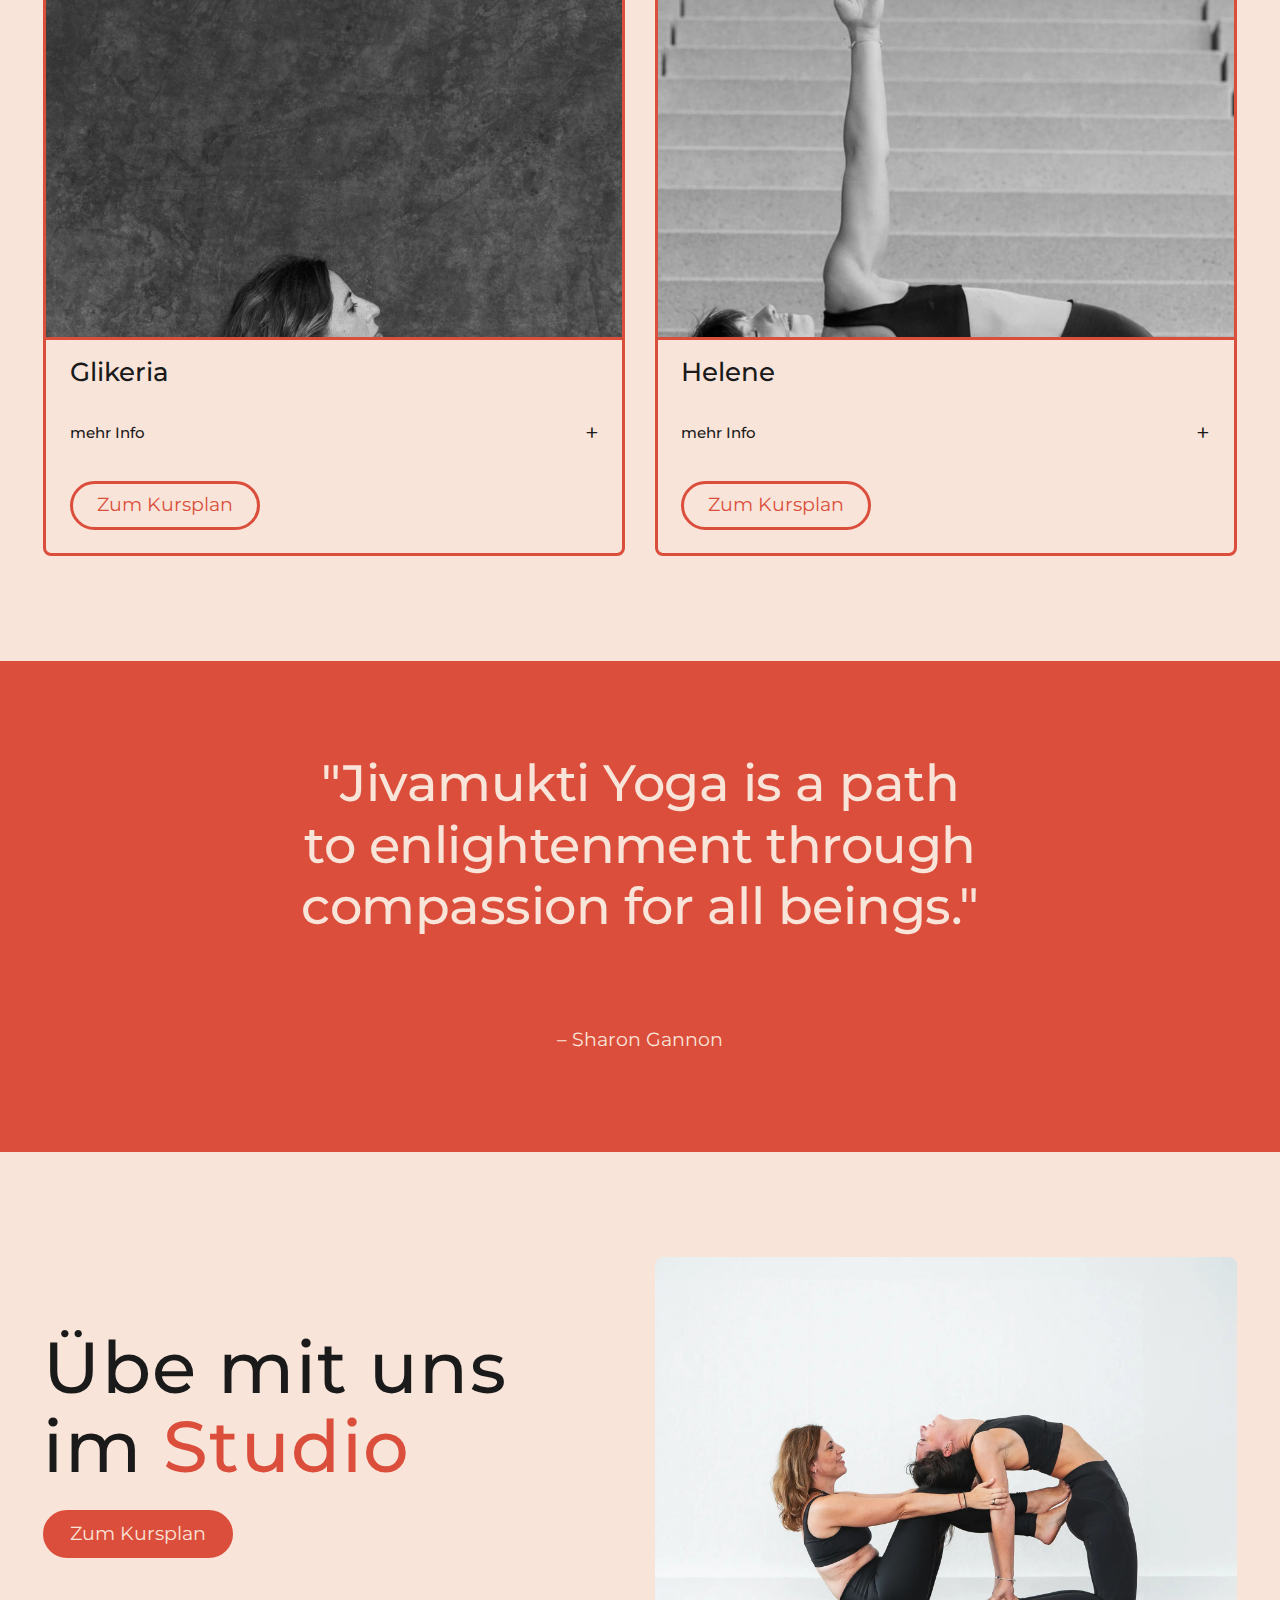
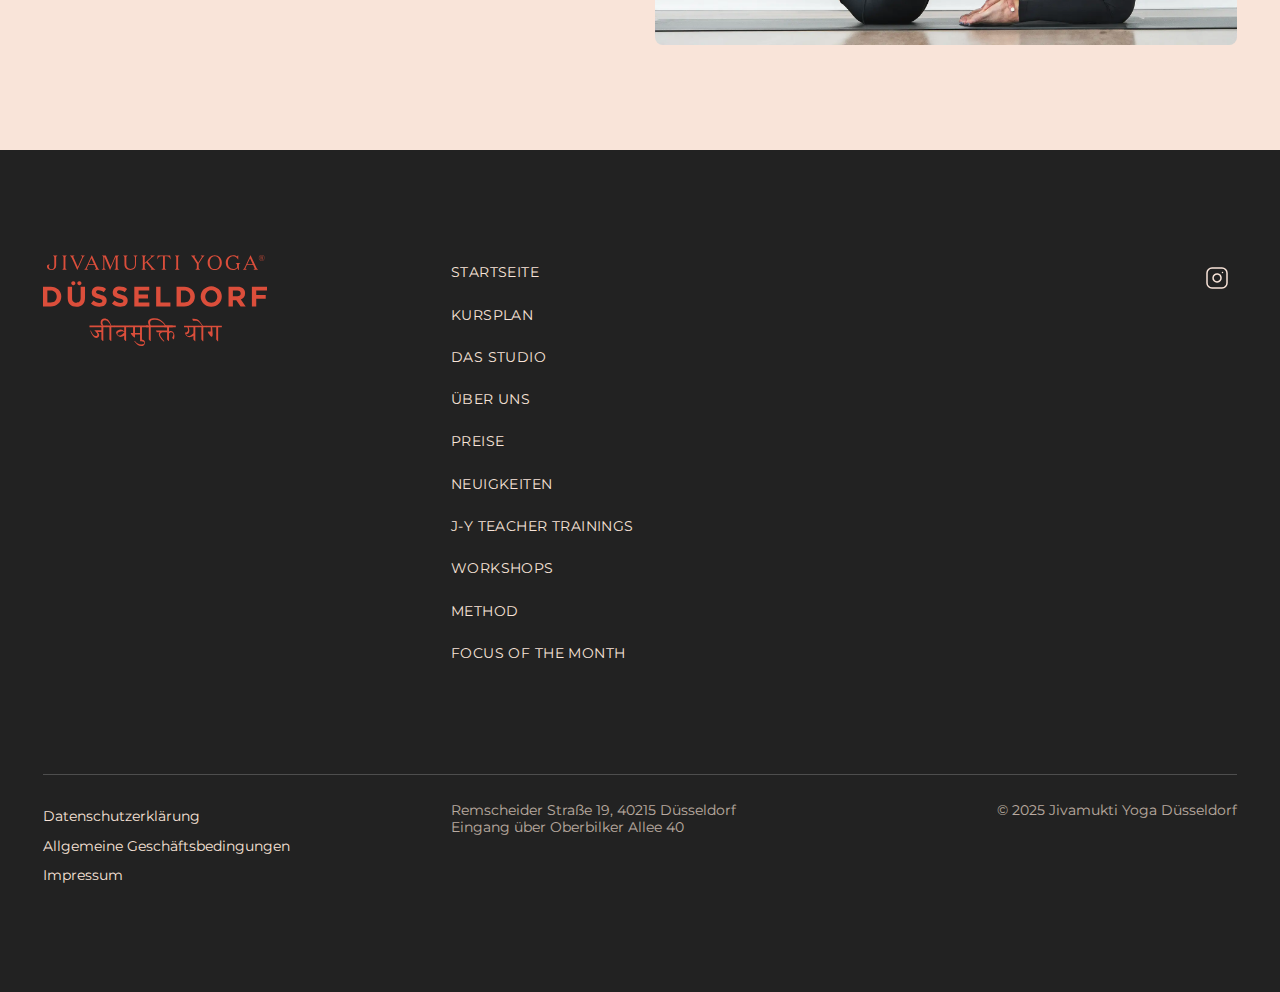
<file: about.html>
<!DOCTYPE html>
<html lang="de">
<head>
  <meta charset="utf-8">
  <title>Über Uns | Jivamukti Yoga Düsseldorf</title>
  <meta content="Über Uns – Lerne unser Team kennen und erfahre mehr über Jivamukti Yoga Düsseldorf." name="description">
  <meta content="width=device-width, initial-scale=1" name="viewport">
  <link rel="preconnect" href="https://fonts.googleapis.com">
  <link rel="preconnect" href="https://fonts.gstatic.com" crossorigin>
  <link href="https://fonts.googleapis.com/css2?family=Montserrat:ital,wght@0,100..900;1,100..900&display=swap" rel="stylesheet">
  <link href="css/normalize.css" rel="stylesheet" type="text/css">
  <link href="css/webflow.css" rel="stylesheet" type="text/css">
  <link href="css/jivamukti-dusseldorf.webflow.css" rel="stylesheet" type="text/css">
  <link href="css/jivamukti.css" rel="stylesheet" type="text/css">
  <link rel="stylesheet" href="https://cdn.jsdelivr.net/npm/swiper@8/swiper-bundle.min.css">
  <link href="assets/icons/favicon.png" rel="shortcut icon" type="image/x-icon">
  <script>!function(o,c){var n=c.documentElement,t=" w-mod-";n.className+=t+"js",("ontouchstart"in o||o.DocumentTouch&&c instanceof DocumentTouch)&&(n.className+=t+"touch")}(window,document);</script>
</head>
<body class="u-theme-light">
  <div class="page_wrap">

    <!-- ================================================================
         GLOBAL STYLES EMBED
         ================================================================ -->
    <div class="u-position-fixed">
      <div class="w-embed">
        <style>
::before, ::after { box-sizing: border-box; }
.w-embed:before, .w-embed:after,
.w-richtext:before, .w-richtext:after { content: unset; }
html { background-color: var(--_theme---background); }
button { background-color: unset; padding: unset; text-align: inherit; }
button:not(:disabled) { cursor: pointer; }
video { width: 100%; object-fit: cover; }
svg { max-width: 100%; }
@media (prefers-color-scheme: light) { option { color: black; } }
img::selection { background: transparent; }
body { font-smoothing: antialiased; -webkit-font-smoothing: antialiased; }
a:not([class]) { text-decoration: underline; }
p,blockquote,label { font-family: inherit; font-size: inherit; font-weight: inherit; line-height: inherit; letter-spacing: inherit; text-transform: inherit; text-wrap: inherit; margin-top: 0; margin-bottom: 0; }
select:has(option[value=""]:checked) { color: color-mix(in lab, currentcolor 60%, transparent) }
::selection { background-color: var(--_theme---selection--background); color: var(--_theme---selection--text); }
:is(.u-margin-trim,.w-richtext,.u-content-wrapper,[class*="u-container"],[class*="u-layout-column"]) > :not(:not(.w-condition-invisible,.u-cover-absolute,.u-ignore-trim) ~ :not(.w-condition-invisible,.u-cover-absolute,.u-ignore-trim)),
:is(.u-margin-trim,.w-richtext,.u-content-wrapper,[class*="u-container"],[class*="u-layout-column"]) > :not(:not(.w-condition-invisible,.u-cover-absolute,.u-ignore-trim) ~ :not(.w-condition-invisible,.u-cover-absolute,.u-ignore-trim)).u-display-contents > :first-child { margin-top: 0; }
:is(.u-margin-trim,.w-richtext,.u-content-wrapper,[class*="u-container"],[class*="u-layout-column"]) > :not(:has(~ :not(.w-condition-invisible,.u-cover-absolute,.u-ignore-trim))),
:is(.u-margin-trim,.w-richtext,.u-content-wrapper,[class*="u-container"],[class*="u-layout-column"]) > :not(:has(~ :not(.w-condition-invisible,.u-cover-absolute,.u-ignore-trim))).u-display-contents > :last-child { margin-bottom: 0; }
:not(.u-text-trim-off) > :is(h1,h2,h3,h4,h5,h6,p):not(.u-text-trim-off,:has([class*="u-text-style-"]))::before,
[class*="u-text-style-"]:not(.u-text-trim-off,:has(h1,h2,h3,h4,h5,h6,p))::before { content: ""; display: table; margin-bottom: calc(-0.5lh + var(--_text-style---trim-top)); }
:not(.u-text-trim-off) > :is(h1,h2,h3,h4,h5,h6,p):not(.u-text-trim-off,:has([class*="u-text-style-"]))::after,
[class*="u-text-style-"]:not(.u-text-trim-off,:has(h1,h2,h3,h4,h5,h6,p))::after { content: ""; display: table; margin-bottom: calc(-0.5lh + var(--_text-style---trim-bottom)); }
.w-richtext a { position: relative; z-index: 4; }
[class*="u-line-clamp"]:not(.w-richtext), [class*="u-line-clamp"].w-richtext > * { display: -webkit-box; -webkit-line-clamp: 1; -webkit-box-orient: vertical; overflow: hidden; }
[class*="u-line-clamp"].w-richtext > :not(:first-child) { display: none; }
.u-line-clamp-2:not(.w-richtext), .u-line-clamp-2.w-richtext > * { -webkit-line-clamp: 2; }
.u-line-clamp-3:not(.w-richtext), .u-line-clamp-3.w-richtext > * { -webkit-line-clamp: 3; }
.u-line-clamp-4:not(.w-richtext), .u-line-clamp-4.w-richtext > * { -webkit-line-clamp: 4; }
.u-heading > *, .u-text > * { width: 100%; max-width: inherit !important; margin-inline: 0 !important; margin-top: 0 !important; }
.u-background-slot > * { position: absolute; top: 0; left: 0; width: 100%; height: 100%; aspect-ratio: unset !important; }
.u-alignment-inherit > * { text-align: inherit; justify-content: inherit; align-items: inherit; }
.u-hide-if-empty:empty, .u-hide-if-empty:has(> *):not(:has(> :not(.w-condition-invisible))) { display: none !important; }
a, button, :where([tabindex]), input { outline-offset: var(--focus--offset-outer); }
a:focus-visible, button:focus-visible, [tabindex]:focus-visible, input:focus-visible { outline-color: var(--_theme---text); outline-width: var(--focus--width); outline-style: solid; }
[data-button]:has(button:disabled) { opacity: 0.5; pointer-events: none; }
.u-section:has(> .u-section-spacer) { padding-top: 0; padding-bottom: 0; }
        </style>
      </div>
    </div>

    <!-- ================================================================
         NAVIGATION (Lumos nav_component)
         ================================================================ -->
    <div data-wf--nav--nav-position="overlap" class="nav_component w-variant-dd866659-1d7d-6447-6461-66ca86ca367f">
      <!-- Nav Embedded CSS -->
      <div class="u-embed-css w-embed">
        <style>
:root {
  --nav--menu-open-duration: 400ms;
  --nav--menu-close-duration: 400ms;
}
body:has(.nav_component .w-nav-button.w--open):not(:has(.nav_desktop_wrap:not(.w-condition-invisible))) { overflow: hidden; }
@media (width < 65em) {
  body:has(.nav_component .w-nav-button.w--open) { overflow: hidden; }
}
@container (min-width: 65em) {
  .nav_desktop_wrap, .nav_dropdown_backdrop { display: block; }
  .nav_desktop_wrap:not(.w-condition-invisible) ~ .nav_mobile_wrap, .nav_desktop_wrap:not(.w-condition-invisible) ~ .nav_menu_backdrop { display: none; }
}
@keyframes menuOpen {
  from { clip-path: polygon(0 0, 100% 0, 100% 0, 0 0); }
  to { clip-path: polygon(0 0, 100% 0, 100% 100%, 0 100%); }
}
@keyframes menuClose {
  from { clip-path: polygon(0 0, 100% 0, 100% 100%, 0 100%); }
  to { clip-path: polygon(0 0, 100% 0, 100% 0, 0 0); }
}
.nav_component:has(.w-nav-button.w--open) .w-nav-menu {
  animation: menuOpen var(--nav--menu-open-duration) ease-in-out forwards;
}
.nav_component:has(.w-nav-button:not(.w--open)) .w-nav-menu {
  animation: menuClose var(--nav--menu-close-duration) ease-in-out forwards;
}
.nav_component .w-nav-overlay {
  top: 0;
  min-height: 100vh;
}
.nav_menu_backdrop {
  transition: opacity var(--nav--menu-close-duration);
}
.nav_component:has(.w-nav-button.w--open) .nav_menu_backdrop {
  opacity: 1;
}
html:has(.nav_banner_wrap:not(.w-condition-invisible)):not(.hide-nav-banner) {
  --nav--height-total: calc(var(--nav--banner-height) + var(--nav--height) + var(--nav--spacing-outer-vertical));
}
.hide-nav-banner .nav_banner_wrap {
  display: none;
}
/* Scroll-based banner hide */
.nav_banner_wrap {
  transition: transform 0.35s ease, opacity 0.35s ease;
}
.scroll-hide-banner:not(.hide-nav-banner) .nav_banner_wrap {
  transform: translateY(-100%);
  opacity: 0;
  pointer-events: none;
}
.scroll-hide-banner:not(.hide-nav-banner) {
  --nav--height-total: calc(var(--nav--height) + var(--nav--spacing-outer-vertical));
}
        </style>
      </div>

      <!-- Skip Link -->
      <a href="#main" class="nav_skip_wrap w-inline-block">
        <div class="nav_skip_text u-text-style-small">Zum Hauptinhalt springen</div>
      </a>

      <!-- Announcement Banner -->
      <div aria-label="Ankündigung" role="region" class="nav_banner_wrap u-theme-brand">
        <div class="nav_banner_contain">
          <a href="prices.html" class="nav_banner_link w-inline-block">
            <div class="nav_banner_text u-line-clamp-1">Probemonat – Übe einen Monat so oft du willst für nur 58€</div>
            <svg xmlns="http://www.w3.org/2000/svg" width="100%" viewBox="0 0 27 24" fill="none" aria-hidden="true" class="nav_banner_svg"><path d="M0 12L24 12" stroke="currentColor" stroke-width="var(--nav--icon-thickness)" vector-effect="non-scaling-stroke"></path><path d="M14 1.5L24.5 12L14 22.5" stroke="currentColor" stroke-width="var(--nav--icon-thickness)" vector-effect="non-scaling-stroke"></path></svg>
          </a>
          <button role="button" class="nav_banner_close_wrap">
            <svg xmlns="http://www.w3.org/2000/svg" width="100%" viewBox="0 0 20 19" fill="none" aria-hidden="true" class="nav_banner_close_svg"><path d="M1.51471 1.01465L18.4853 17.9852" stroke="currentColor" stroke-width="var(--nav--icon-thickness)" vector-effect="non-scaling-stroke"></path><path d="M1.51471 17.9851L18.4853 1.01454" stroke="currentColor" stroke-width="var(--nav--icon-thickness)" vector-effect="non-scaling-stroke"></path></svg>
            <span class="nav_screen-reader-text">Ankündigung schließen</span>
          </button>
        </div>
      </div>

      <!-- Desktop Navigation -->
      <header class="nav_desktop_wrap">
        <div class="nav_desktop_contain">
          <div class="nav_desktop_layout">
            <a aria-label="Startseite" href="index.html" class="nav_desktop_logo w-inline-block">
              <div class="u-max-width-full">
                <img src="assets/images/Logos/Horizontal Logo - Tigerlily - Light.svg" alt="Jivamukti Yoga Düsseldorf" class="nav_logo_image">
              </div>
            </a>
            <nav aria-label="Hauptnavigation" data-wf--menu--variant="desktop" class="nav_links_component w-variant-23049969-09ac-2789-520b-3c6ae895bbc6">
              <ul role="list" class="nav_links_wrap w-variant-23049969-09ac-2789-520b-3c6ae895bbc6 w-list-unstyled">
                <li class="nav_links_item"><a href="index.html" class="nav_links_link w-variant-23049969-09ac-2789-520b-3c6ae895bbc6 w-inline-block"><div class="nav_links_text">Startseite</div></a></li>
                <li class="nav_links_item"><a href="schedule.html" class="nav_links_link w-variant-23049969-09ac-2789-520b-3c6ae895bbc6 w-inline-block"><div class="nav_links_text">Kursplan</div></a></li>
                <li class="nav_links_item">
                  <div data-delay="0" data-hover="true" class="nav_dropdown_component w-dropdown">
                    <div data-state="expanded" class="nav_links_link w-variant-23049969-09ac-2789-520b-3c6ae895bbc6 w-dropdown-toggle">
                      <div class="nav_links_text">Unser Studio</div>
                      <div class="nav_links_svg"><svg data-wf--icon-arrow--direction="bottom" viewbox="0 0 66 70" fill="none" width="100%" height="100%" aria-hidden="true" class="u-svg w-variant-caa8b8e9-e8ec-6eb3-4526-30f19f7326f5"><path d="M17 2L50 34.9999L17 68" class="u-path"></path></svg></div>
                    </div>
                    <nav class="nav_dropdown_main_wrap w-variant-23049969-09ac-2789-520b-3c6ae895bbc6 w-dropdown-list">
                      <div class="nav_dropdown_main_content">
                        <div data-lenis-prevent="" class="nav_dropdown_main_scroll w-variant-23049969-09ac-2789-520b-3c6ae895bbc6">
                          <ul role="list" class="nav_dropdown_list">
                            <li class="nav_dropdown_item"><a href="studio.html" class="nav_dropdown_link w-variant-23049969-09ac-2789-520b-3c6ae895bbc6 w-inline-block"><div class="nav_dropdown_text">Das Studio</div></a></li>
                            <li class="nav_dropdown_item"><a href="about.html" data-state="current" class="nav_dropdown_link w-variant-23049969-09ac-2789-520b-3c6ae895bbc6 w-inline-block"><div class="nav_dropdown_text">Über Uns</div></a></li>
                          </ul>
                        </div>
                      </div>
                    </nav>
                  </div>
                </li>
                <li class="nav_links_item"><a href="prices.html" class="nav_links_link w-variant-23049969-09ac-2789-520b-3c6ae895bbc6 w-inline-block"><div class="nav_links_text">Preise</div></a></li>
                                <li class="nav_links_item">
                  <div data-delay="0" data-hover="true" class="nav_dropdown_component w-dropdown">
                    <div data-state="expanded" class="nav_links_link w-variant-23049969-09ac-2789-520b-3c6ae895bbc6 w-dropdown-toggle">
                      <div class="nav_links_text">Trainings</div>
                      <div class="nav_links_svg"><svg data-wf--icon-arrow--direction="bottom" viewbox="0 0 66 70" fill="none" width="100%" height="100%" aria-hidden="true" class="u-svg w-variant-caa8b8e9-e8ec-6eb3-4526-30f19f7326f5"><path d="M17 2L50 34.9999L17 68" class="u-path"></path></svg></div>
                    </div>
                    <nav class="nav_dropdown_main_wrap w-variant-23049969-09ac-2789-520b-3c6ae895bbc6 w-dropdown-list">
                      <div class="nav_dropdown_main_content">
                        <div data-lenis-prevent="" class="nav_dropdown_main_scroll w-variant-23049969-09ac-2789-520b-3c6ae895bbc6">
                          <ul role="list" class="nav_dropdown_list">
                            <li class="nav_dropdown_item"><a href="events.html" class="nav_dropdown_link w-variant-23049969-09ac-2789-520b-3c6ae895bbc6 w-inline-block"><div class="nav_dropdown_text">J-Y Teacher Trainings</div></a></li>
                            <li class="nav_dropdown_item"><a href="workshops.html" class="nav_dropdown_link w-variant-23049969-09ac-2789-520b-3c6ae895bbc6 w-inline-block"><div class="nav_dropdown_text">Workshops</div></a></li>
                          </ul>
                        </div>
                      </div>
                    </nav>
                  </div>
                </li>
                <li class="nav_links_item">
                  <div data-delay="0" data-hover="true" class="nav_dropdown_component w-dropdown">
                    <div data-state="expanded" class="nav_links_link w-variant-23049969-09ac-2789-520b-3c6ae895bbc6 w-dropdown-toggle">
                      <div class="nav_links_text">Entdecken</div>
                      <div class="nav_links_svg"><svg data-wf--icon-arrow--direction="bottom" viewbox="0 0 66 70" fill="none" width="100%" height="100%" aria-hidden="true" class="u-svg w-variant-caa8b8e9-e8ec-6eb3-4526-30f19f7326f5"><path d="M17 2L50 34.9999L17 68" class="u-path"></path></svg></div>
                    </div>
                    <nav class="nav_dropdown_main_wrap w-variant-23049969-09ac-2789-520b-3c6ae895bbc6 w-dropdown-list">
                      <div class="nav_dropdown_main_content">
                        <div data-lenis-prevent="" class="nav_dropdown_main_scroll w-variant-23049969-09ac-2789-520b-3c6ae895bbc6">
                          <ul role="list" class="nav_dropdown_list">
                            <li class="nav_dropdown_item"><a href="news.html" class="nav_dropdown_link w-variant-23049969-09ac-2789-520b-3c6ae895bbc6 w-inline-block"><div class="nav_dropdown_text">Neuigkeiten</div></a></li>
                            <li class="nav_dropdown_item"><a href="method.html" class="nav_dropdown_link w-variant-23049969-09ac-2789-520b-3c6ae895bbc6 w-inline-block"><div class="nav_dropdown_text">Method</div></a></li>
                            <li class="nav_dropdown_item"><a href="https://jivamuktiyoga.com/focus-of-the-month/" target="_blank" rel="noopener" class="nav_dropdown_link w-variant-23049969-09ac-2789-520b-3c6ae895bbc6 w-inline-block"><div class="nav_dropdown_text">Focus of the Month</div></a></li>
                          </ul>
                        </div>
                      </div>
                    </nav>
                  </div>
                </li>
              </ul>
              <ul role="list" class="nav_actions_wrap w-variant-23049969-09ac-2789-520b-3c6ae895bbc6 w-list-unstyled">
                <li class="nav_buttons_item is-main w-variant-23049969-09ac-2789-520b-3c6ae895bbc6">
                  <div data-wf--button-main--variant="secondary" class="button_main_wrap" data-button=" " data-trigger="hover focus">
                    <div class="clickable_wrap u-cover-absolute">
                      <a href="#gutschein" aria-label="Gutschein kaufen" class="clickable_link w-inline-block"></a>
                    </div>
                    <div class="button_main_element w-variant-e85564cd-af30-a478-692b-71732aefb3ab">
                      <div aria-hidden="true" class="button_main_text u-text-style-main">Gutschein</div>
                      <div class="button_main_icon u-hide-if-empty"></div>
                    </div>
                  </div>
                </li>
              </ul>
            </nav>
          </div>
        </div>
      </header>

      <!-- Mobile Navigation -->
      <div data-animation="default" data-collapse="all" data-duration="400" data-easing="ease" data-easing2="ease" role="banner" class="nav_mobile_wrap w-nav">
        <div class="nav_mobile_contain">
          <div class="nav_mobile_layout">
            <a aria-label="Startseite" href="index.html" class="nav_mobile_logo w-inline-block">
              <div class="u-max-width-full">
                <img src="assets/images/Logos/Horizontal Logo - Tigerlily - Light.svg" alt="Jivamukti Yoga Düsseldorf" class="nav_logo_image">
              </div>
            </a>
            <nav role="navigation" class="nav_mobile_menu_wrap w-nav-menu">
              <div data-lenis-prevent="" class="nav_mobile_menu_scroll">
                <nav aria-label="Hauptnavigation" data-wf--menu--variant="mobile" class="nav_links_component">
                  <ul role="list" class="nav_links_wrap w-list-unstyled">
                    <li class="nav_links_item"><a href="index.html" class="nav_links_link w-inline-block"><div class="nav_links_text">Startseite</div></a></li>
                    <li class="nav_links_item"><a href="schedule.html" class="nav_links_link w-inline-block"><div class="nav_links_text">Kursplan</div></a></li>
                    <li class="nav_links_item">
                      <div data-delay="400" data-hover="false" class="nav_dropdown_component w-dropdown">
                        <div data-state="expanded" class="nav_links_link w-dropdown-toggle">
                          <div class="nav_links_text">Unser Studio</div>
                          <div class="nav_links_svg"><svg data-wf--icon-arrow--direction="bottom" viewbox="0 0 66 70" fill="none" width="100%" height="100%" aria-hidden="true" class="u-svg w-variant-caa8b8e9-e8ec-6eb3-4526-30f19f7326f5"><path d="M17 2L50 34.9999L17 68" class="u-path"></path></svg></div>
                        </div>
                        <nav class="nav_dropdown_main_wrap w-dropdown-list">
                          <div class="nav_dropdown_main_content">
                            <div data-lenis-prevent="" class="nav_dropdown_main_scroll">
                              <ul role="list" class="nav_dropdown_list">
                                <li class="nav_dropdown_item"><a href="studio.html" class="nav_dropdown_link w-inline-block"><div class="nav_dropdown_text">Das Studio</div></a></li>
                                <li class="nav_dropdown_item"><a href="about.html" data-state="current" class="nav_dropdown_link w-inline-block"><div class="nav_dropdown_text">Über Uns</div></a></li>
                              </ul>
                            </div>
                          </div>
                        </nav>
                      </div>
                    </li>
                    <li class="nav_links_item"><a href="prices.html" class="nav_links_link w-inline-block"><div class="nav_links_text">Preise</div></a></li>
                                        <li class="nav_links_item">
                      <div data-delay="400" data-hover="false" class="nav_dropdown_component w-dropdown">
                        <div data-state="expanded" class="nav_links_link w-dropdown-toggle">
                          <div class="nav_links_text">Trainings</div>
                          <div class="nav_links_svg"><svg data-wf--icon-arrow--direction="bottom" viewbox="0 0 66 70" fill="none" width="100%" height="100%" aria-hidden="true" class="u-svg w-variant-caa8b8e9-e8ec-6eb3-4526-30f19f7326f5"><path d="M17 2L50 34.9999L17 68" class="u-path"></path></svg></div>
                        </div>
                        <nav class="nav_dropdown_main_wrap w-dropdown-list">
                          <div class="nav_dropdown_main_content">
                            <div data-lenis-prevent="" class="nav_dropdown_main_scroll">
                              <ul role="list" class="nav_dropdown_list">
                                <li class="nav_dropdown_item"><a href="events.html" class="nav_dropdown_link w-inline-block"><div class="nav_dropdown_text">J-Y Teacher Trainings</div></a></li>
                                <li class="nav_dropdown_item"><a href="workshops.html" class="nav_dropdown_link w-inline-block"><div class="nav_dropdown_text">Workshops</div></a></li>
                              </ul>
                            </div>
                          </div>
                        </nav>
                      </div>
                    </li>
                    <li class="nav_links_item">
                      <div data-delay="400" data-hover="false" class="nav_dropdown_component w-dropdown">
                        <div data-state="expanded" class="nav_links_link w-dropdown-toggle">
                          <div class="nav_links_text">Entdecken</div>
                          <div class="nav_links_svg"><svg data-wf--icon-arrow--direction="bottom" viewbox="0 0 66 70" fill="none" width="100%" height="100%" aria-hidden="true" class="u-svg w-variant-caa8b8e9-e8ec-6eb3-4526-30f19f7326f5"><path d="M17 2L50 34.9999L17 68" class="u-path"></path></svg></div>
                        </div>
                        <nav class="nav_dropdown_main_wrap w-dropdown-list">
                          <div class="nav_dropdown_main_content">
                            <div data-lenis-prevent="" class="nav_dropdown_main_scroll">
                              <ul role="list" class="nav_dropdown_list">
                                <li class="nav_dropdown_item"><a href="news.html" class="nav_dropdown_link w-inline-block"><div class="nav_dropdown_text">Neuigkeiten</div></a></li>
                                <li class="nav_dropdown_item"><a href="method.html" class="nav_dropdown_link w-inline-block"><div class="nav_dropdown_text">Method</div></a></li>
                                <li class="nav_dropdown_item"><a href="https://jivamuktiyoga.com/focus-of-the-month/" target="_blank" rel="noopener" class="nav_dropdown_link w-inline-block"><div class="nav_dropdown_text">Focus of the Month</div></a></li>
                              </ul>
                            </div>
                          </div>
                        </nav>
                      </div>
                    </li>
                  </ul>
                  <ul role="list" class="nav_actions_wrap w-list-unstyled">
                    <li class="nav_buttons_item is-main">
                      <div data-wf--button-main--variant="secondary" class="button_main_wrap" data-button=" " data-trigger="hover focus">
                        <div class="clickable_wrap u-cover-absolute">
                          <a href="#gutschein" aria-label="Gutschein kaufen" class="clickable_link w-inline-block"></a>
                        </div>
                        <div class="button_main_element w-variant-e85564cd-af30-a478-692b-71732aefb3ab">
                          <div aria-hidden="true" class="button_main_text u-text-style-main">Gutschein</div>
                          <div class="button_main_icon u-hide-if-empty"></div>
                        </div>
                      </div>
                    </li>
                  </ul>
                </nav>
              </div>
            </nav>
            <div data-state="open" class="nav_button_wrap w-nav-button">
              <div class="nav_button_layout">
                <div class="nav_button_line is-1"></div>
                <div class="nav_button_line is-2"></div>
              </div>
            </div>
          </div>
        </div>
      </div>

      <!-- Backdrops -->
      <div class="nav_dropdown_backdrop"></div>
      <div class="nav_menu_backdrop"></div>

      <!-- Nav Embedded JS -->
      <div class="u-embed-js w-embed w-script">
        <script>
if (sessionStorage.getItem("hide-nav-banner") === "true") {
  document.documentElement.classList.add("hide-nav-banner");
}
document.addEventListener("DOMContentLoaded", function () {
  document.querySelectorAll(".nav_banner_close_wrap").forEach((button) => {
    button.addEventListener("click", function () {
      sessionStorage.setItem("hide-nav-banner", "true");
      document.documentElement.classList.add("hide-nav-banner");
    });
  });
  document.querySelectorAll(".nav_skip_wrap").forEach(function (link) {
    const target = document.querySelector("main");
    if (!target) return;
    link.addEventListener("click", function () {
      target.setAttribute("tabindex", "-1");
      target.focus();
    });
  });

  // Banner: hide on scroll down, show when near top or hovering top zone
  var lastScrollY = 0;
  var scrollThreshold = 80;
  var hoverZoneHeight = 60;
  var html = document.documentElement;

  window.addEventListener("scroll", function () {
    var currentY = window.scrollY;
    if (currentY > scrollThreshold) {
      html.classList.add("scroll-hide-banner");
    } else {
      html.classList.remove("scroll-hide-banner");
    }
    lastScrollY = currentY;
  }, { passive: true });

  document.addEventListener("mousemove", function (e) {
    if (e.clientY <= hoverZoneHeight && window.scrollY > 0) {
      html.classList.remove("scroll-hide-banner");
    }
  }, { passive: true });

  document.addEventListener("mouseleave", function () {
    if (window.scrollY > scrollThreshold) {
      html.classList.add("scroll-hide-banner");
    }
  });
});
        </script>
      </div>
    </div>

    <!-- ================================================================
         MAIN CONTENT
         ================================================================ -->
    <main id="main" class="page_main">

      <!-- HERO SECTION -->
      <section data-wf--section--variant="dark" class="u-section w-variant-857e5430-97c7-deb6-3c1a-d3063f9fe2c7 u-min-height-half">
        <div class="u-background-slot">
          <div data-wf--visual-image--variant="wide-16-9" class="u-image-wrapper w-variant-27d05669-180c-3169-9b64-0eda31f8d4d3">
            <img src="assets/images/about-us.webp" loading="eager" alt="Jivamukti Yoga Düsseldorf – Über Uns" class="u-image">
          </div>
          <div data-wf--media-overlay--variant="base" class="u-overlay" data-number="55" style="--number: 55"></div>
        </div>
        <div data-wf--spacer--variant="main" class="u-section-spacer w-variant-60a7ad7d-02b0-6682-95a5-2218e6fd1490 u-ignore-trim"></div>
        <div class="u-container u-alignment-center">
          <div data-wf--layout--variant="stack-centered" class="u-layout-wrapper">
            <div class="u-layout">
              <div class="u-layout-column-1 w-variant-d69d5003-e9bc-b347-4e02-eb46976beb1c">
                <div class="u-eyebrow-wrapper">
                  <div class="u-eyebrow-layout">
                    <div class="u-eyebrow-marker"></div>
                    <div class="u-eyebrow-text u-text-style-main w-richtext">
                      <p>Über Uns</p>
                    </div>
                  </div>
                </div>
                <div data-number="20" data-wf--typography-heading--variant="h1" class="u-heading w-variant-3ddfa43e-abc1-422e-6e6d-23dfb7da71f3 w-richtext">
                  <h1>Gemeinschaft, Praxis und Mitgefühl</h1>
                </div>
                <div data-number="60" data-wf--typography-paragraph--variant="inherit" class="u-text u-rich-text w-richtext">
                  <p>Wir schaffen einen Ort, an dem Yoga mehr ist als nur eine Praxis. Durch Verbundenheit, gemeinsames Erleben und ein starkes Zugehörigkeitsgefühl entsteht bei uns nicht nur ein Studio, sondern ein Zuhause.</p>
                </div>
              </div>
            </div>
          </div>
        </div>
        <div data-wf--spacer--variant="main" class="u-section-spacer w-variant-60a7ad7d-02b0-6682-95a5-2218e6fd1490 u-ignore-trim"></div>
      </section>

      <!-- CAROUSEL SECTION -->
      <section class="u-section carousel_section">
        <div data-wf--spacer--variant="main" class="u-section-spacer w-variant-60a7ad7d-02b0-6682-95a5-2218e6fd1490 u-ignore-trim"></div>
        <div class="u-container">
          <div class="carousel_wrap">
            <div class="swiper carousel_swiper">
              <div class="swiper-wrapper">
                <!-- Slide 1: Unser Studio -->
                <div class="swiper-slide">
                  <div class="carousel_slide_layout">
                    <div class="carousel_slide_image">
                      <img src="assets/images/quote-hero.webp" alt="Unser Studio" loading="lazy">
                    </div>
                    <div class="carousel_slide_content">
                      <div data-wf--typography-heading--variant="h2" class="u-heading w-variant-efb733fe-da83-69a3-ea4a-b3f2f89d0389">
                        <h2 class="u-text-style-h2">Unser Studio</h2>
                      </div>
                      <div class="u-text u-margin-top-3">
                        <p>Jivamukti Yoga Düsseldorf liegt im belebten Stadtteil Friedrichstadt und ist die erste offizielle Jivamukti Yoga Schule in NRW. In einem historischen Raum haben wir einen einzigartigen Ort geschaffen, der Tradition und Moderne verbindet.</p>
                      </div>
                      <div class="u-margin-top-5">
                        <div data-wf--button-main--variant="secondary" class="button_main_wrap" data-button=" " data-trigger="hover focus">
                          <div class="clickable_wrap u-cover-absolute">
                            <a href="studio.html" aria-label="Das Studio" class="clickable_link w-inline-block"></a>
                          </div>
                          <div class="button_main_element w-variant-e85564cd-af30-a478-692b-71732aefb3ab">
                            <div aria-hidden="true" class="button_main_text u-text-style-main">Das Studio</div>
                          </div>
                        </div>
                      </div>
                    </div>
                  </div>
                </div>
                <!-- Slide 2: Unsere Community -->
                <div class="swiper-slide">
                  <div class="carousel_slide_layout">
                    <div class="carousel_slide_image">
                      <img src="assets/images/rowena-workshop.webp" alt="Unsere Community" loading="lazy">
                    </div>
                    <div class="carousel_slide_content">
                      <div data-wf--typography-heading--variant="h2" class="u-heading w-variant-efb733fe-da83-69a3-ea4a-b3f2f89d0389">
                        <h2 class="u-text-style-h2">Unsere Community</h2>
                      </div>
                      <div class="u-text u-margin-top-3">
                        <p>Yoga bedeutet für uns Verbundenheit – sich gemeinsam zu bewegen, zu atmen, zu meditieren, Spaß zu haben, loszulassen und den Blickwinkel auf die Welt zu ändern.</p>
                      </div>
                      <div class="u-margin-top-5">
                        <div data-wf--button-main--variant="secondary" class="button_main_wrap" data-button=" " data-trigger="hover focus">
                          <div class="clickable_wrap u-cover-absolute">
                            <a href="schedule.html" aria-label="Zum Kursplan" class="clickable_link w-inline-block"></a>
                          </div>
                          <div class="button_main_element w-variant-e85564cd-af30-a478-692b-71732aefb3ab">
                            <div aria-hidden="true" class="button_main_text u-text-style-main">Zum Kursplan</div>
                          </div>
                        </div>
                      </div>
                    </div>
                  </div>
                </div>
                <!-- Slide 3: Unsere Lehre -->
                <div class="swiper-slide">
                  <div class="carousel_slide_layout">
                    <div class="carousel_slide_image">
                      <img src="assets/images/pose-3.webp" alt="Unsere Lehre" loading="lazy">
                    </div>
                    <div class="carousel_slide_content">
                      <div data-wf--typography-heading--variant="h2" class="u-heading w-variant-efb733fe-da83-69a3-ea4a-b3f2f89d0389">
                        <h2 class="u-text-style-h2">Unsere Lehre</h2>
                      </div>
                      <div class="u-text u-margin-top-3">
                        <p>Jivamukti Yoga ist eine ganzheitliche Praxis aus Asana, Musik, Meditation, Philosophie und Mitgefühl. Wir unterrichten mit Klarheit, Tiefe und Herz.</p>
                      </div>
                      <div class="u-margin-top-5">
                        <div data-wf--button-main--variant="secondary" class="button_main_wrap" data-button=" " data-trigger="hover focus">
                          <div class="clickable_wrap u-cover-absolute">
                            <a href="method.html" aria-label="Unsere Methode" class="clickable_link w-inline-block"></a>
                          </div>
                          <div class="button_main_element w-variant-e85564cd-af30-a478-692b-71732aefb3ab">
                            <div aria-hidden="true" class="button_main_text u-text-style-main">Unsere Methode</div>
                          </div>
                        </div>
                      </div>
                    </div>
                  </div>
                </div>
              </div>
            </div>
            <!-- Carousel Controls -->
            <div class="carousel_controls">
              <div class="carousel_progress_wrap">
                <div class="carousel_progress_bar"></div>
              </div>
              <div class="carousel_nav">
                <button class="carousel_btn carousel_btn_prev" aria-label="Vorheriger Slide">
                  <svg xmlns="http://www.w3.org/2000/svg" width="24" height="24" viewBox="0 0 24 24" fill="none" stroke="currentColor" stroke-width="2" stroke-linecap="round" stroke-linejoin="round"><polyline points="15 18 9 12 15 6"></polyline></svg>
                </button>
                <button class="carousel_btn carousel_btn_next" aria-label="Nächster Slide">
                  <svg xmlns="http://www.w3.org/2000/svg" width="24" height="24" viewBox="0 0 24 24" fill="none" stroke="currentColor" stroke-width="2" stroke-linecap="round" stroke-linejoin="round"><polyline points="9 18 15 12 9 6"></polyline></svg>
                </button>
              </div>
            </div>
          </div>
        </div>
        <div data-wf--spacer--variant="main" class="u-section-spacer w-variant-60a7ad7d-02b0-6682-95a5-2218e6fd1490 u-ignore-trim"></div>
      </section>

      <!-- TEAM SECTION -->
      <section class="u-section feature_section">
        <div data-wf--spacer--variant="main" class="u-section-spacer w-variant-60a7ad7d-02b0-6682-95a5-2218e6fd1490 u-ignore-trim"></div>
        <div class="u-container">
          <div class="u-alignment-center">
            <div data-wf--typography-heading--variant="h2" class="u-heading w-variant-efb733fe-da83-69a3-ea4a-b3f2f89d0389">
              <h2 class="u-text-style-h2">Lerne unser Team kennen</h2>
            </div>
            <div class="u-text u-margin-top-3">
              <p>Unser Team an leidenschaftlichen Yogis und Yoga Lehrenden will dir eine inspirierende Erfahrung bieten. Jede*r von uns bringt sein individuelles Wesen mit, um dir eine Vielfalt an Perspektiven aufzuzeigen.</p>
            </div>
          </div>
          <div class="feature_cards_grid u-margin-top-6">
            <!-- Card 1: Glikeria -->
            <div class="feature_card_wrap">
              <div class="feature_card_image_wrap">
                <img src="assets/images/team/glikeria.jpg" alt="Glikeria" loading="lazy">
              </div>
              <div class="feature_card_divider"></div>
              <div data-wf--typography-heading--variant="h4" class="u-heading w-variant-93e8af18-8413-e3ac-0442-72629401a3db">
                <h4>Glikeria</h4>
              </div>
              <button class="feature_card_toggle" aria-expanded="false">
                <span class="feature_card_toggle_text u-text-style-h6">mehr Info</span>
                <span class="feature_card_toggle_icon">+</span>
              </button>
              <div class="feature_card_content" hidden>
                <div class="u-text">
                  <p><strong>Glikeria</strong> ist Program-Director bei Jivamukti Yoga Düsseldorf, wo sie die apprentices durch ihr JTAP 500-Std. begleitet. Ihre Reise mit Jivamukti Yoga begann 2015 bei einer Jivamukti Immersion und sie entschied sich, sich ausschließlich darauf zu konzentrieren. 2018 absolvierte sie ihr Teacher Training in Indien unter der Anleitung von Sharon Gannon. Für sie ist Jivamukti ein transformativer Lebensstil, der Körper, Geist und Seele vereint.</p>
                </div>
              </div>
              <div class="feature_card_cta">
                <div data-wf--button-main--variant="secondary" class="button_main_wrap" data-button=" " data-trigger="hover focus">
                  <div class="clickable_wrap u-cover-absolute">
                    <a href="schedule.html" aria-label="Zum Kursplan" class="clickable_link w-inline-block"></a>
                  </div>
                  <div class="button_main_element w-variant-e85564cd-af30-a478-692b-71732aefb3ab">
                    <div aria-hidden="true" class="button_main_text u-text-style-main">Zum Kursplan</div>
                  </div>
                </div>
              </div>
            </div>
            <!-- Card 2: Helene -->
            <div class="feature_card_wrap">
              <div class="feature_card_image_wrap">
                <img src="assets/images/team/helene.jpg" alt="Helene" loading="lazy">
              </div>
              <div class="feature_card_divider"></div>
              <div data-wf--typography-heading--variant="h4" class="u-heading w-variant-93e8af18-8413-e3ac-0442-72629401a3db">
                <h4>Helene</h4>
              </div>
              <button class="feature_card_toggle" aria-expanded="false">
                <span class="feature_card_toggle_text u-text-style-h6">mehr Info</span>
                <span class="feature_card_toggle_icon">+</span>
              </button>
              <div class="feature_card_content" hidden>
                <div class="u-text">
                  <p><strong>Helene</strong> kam mit 18 Jahren erstmals mit Yoga in Kontakt, zunächst durch die Philosophie, später auch durch die körperliche Praxis. 2016 schloss sie ihre 200h Vinyasa-Ausbildung ab und erweiterte ihr Wissen 2020 mit einer 300h Jivamukti-Ausbildung. Aktuell befindet sie sich in der Prerequisite-Phase des 800h Apprenticeships. Im April 2024 gründete sie Jivamukti Yoga Düsseldorf als Co-Founderin.</p>
                </div>
              </div>
              <div class="feature_card_cta">
                <div data-wf--button-main--variant="secondary" class="button_main_wrap" data-button=" " data-trigger="hover focus">
                  <div class="clickable_wrap u-cover-absolute">
                    <a href="schedule.html" aria-label="Zum Kursplan" class="clickable_link w-inline-block"></a>
                  </div>
                  <div class="button_main_element w-variant-e85564cd-af30-a478-692b-71732aefb3ab">
                    <div aria-hidden="true" class="button_main_text u-text-style-main">Zum Kursplan</div>
                  </div>
                </div>
              </div>
            </div>
          </div>
        </div>
        <div data-wf--spacer--variant="main" class="u-section-spacer w-variant-60a7ad7d-02b0-6682-95a5-2218e6fd1490 u-ignore-trim"></div>
      </section>

      <!-- QUOTE SECTION -->
      <section data-wf--section--variant="brand" class="u-section quote_section w-variant-25bf08d9-3196-322b-5616-019ac7f0f4f7">
        <div data-wf--spacer--variant="main" class="u-section-spacer w-variant-60a7ad7d-02b0-6682-95a5-2218e6fd1490 u-ignore-trim"></div>
        <div class="u-container-small u-alignment-center">
          <div data-wf--typography-heading--variant="h2" class="u-heading w-variant-efb733fe-da83-69a3-ea4a-b3f2f89d0389">
            <h3 class="u-text-style-h2">"Jivamukti Yoga is a path to enlightenment through compassion for all beings."</h3>
          </div>
          <div class="u-text u-margin-top-3">
            <p>– Sharon Gannon</p>
          </div>
        </div>
        <div data-wf--spacer--variant="main" class="u-section-spacer w-variant-60a7ad7d-02b0-6682-95a5-2218e6fd1490 u-ignore-trim"></div>
      </section>

      <!-- ABOUT CTA SECTION -->
      <section class="u-section about_cta_section">
        <div data-wf--spacer--variant="main" class="u-section-spacer w-variant-60a7ad7d-02b0-6682-95a5-2218e6fd1490 u-ignore-trim"></div>
        <div class="u-container">
          <div class="about_cta_layout">
            <div class="about_cta_content">
              <div data-wf--typography-heading--variant="h1" class="u-heading w-variant-3ddfa43e-abc1-422e-6e6d-23dfb7da71f3 u-heading-accent">
                <h2>Übe mit uns im <strong>Studio</strong></h2>
              </div>
              <div class="u-margin-top-5">
                <div data-wf--button-main--variant="primary" class="button_main_wrap" data-button=" " data-trigger="hover focus">
                  <div class="clickable_wrap u-cover-absolute">
                    <a href="schedule.html" aria-label="Zum Kursplan" class="clickable_link w-inline-block"></a>
                  </div>
                  <div class="button_main_element">
                    <div aria-hidden="true" class="button_main_text u-text-style-main">Zum Kursplan</div>
                  </div>
                </div>
              </div>
            </div>
            <div class="about_cta_image">
              <img src="assets/images/prices-hero.webp" alt="Jivamukti Yoga Düsseldorf Kursplan" loading="lazy">
            </div>
          </div>
        </div>
        <div data-wf--spacer--variant="main" class="u-section-spacer w-variant-60a7ad7d-02b0-6682-95a5-2218e6fd1490 u-ignore-trim"></div>
      </section>

      <!-- FOOTER -->
      <footer class="footer_wrap u-theme-dark">
        <div data-wf--spacer--variant="main" class="u-section-spacer w-variant-60a7ad7d-02b0-6682-95a5-2218e6fd1490 u-ignore-trim"></div>
        <div class="u-container">
          <div class="footer_layout">
            <!-- Column 1: Logo -->
            <div class="footer_col footer_logo_col">
              <a aria-label="Zur Startseite" href="index.html" class="footer_logo_link w-inline-block">
                <img src="assets/images/Logos/Full Logo - Tigerlily - Light.svg" alt="Jivamukti Yoga Düsseldorf" class="footer_logo_image">
              </a>
            </div>
            <!-- Column 2: Nav links -->
            <div class="footer_col footer_nav_col">
              <nav aria-label="Footer Navigation">
                <ul role="list" class="footer_nav_list w-list-unstyled">
                  <li><a href="index.html" class="footer_nav_link">Startseite</a></li>
                  <li><a href="schedule.html" class="footer_nav_link">Kursplan</a></li>
                  <li><a href="studio.html" class="footer_nav_link">Das Studio</a></li>
                  <li><a href="about.html" class="footer_nav_link">Über Uns</a></li>
                  <li><a href="prices.html" class="footer_nav_link">Preise</a></li>
                  <li><a href="news.html" class="footer_nav_link">Neuigkeiten</a></li>
                  <li><a href="events.html" class="footer_nav_link">J-Y Teacher Trainings</a></li>
                  <li><a href="workshops.html" class="footer_nav_link">Workshops</a></li>
                  <li><a href="method.html" class="footer_nav_link">Method</a></li>
                  <li><a href="https://jivamuktiyoga.com/focus-of-the-month/" target="_blank" rel="noopener" class="footer_nav_link">Focus of the Month</a></li>
                </ul>
              </nav>
            </div>
            <!-- Column 3: Social -->
            <div class="footer_col footer_social_col">
              <a href="https://www.instagram.com/jivamukti_duesseldorf/" target="_blank" rel="noopener" aria-label="Instagram" class="footer_social_link">
                <svg xmlns="http://www.w3.org/2000/svg" width="30" height="30" viewBox="0 0 24 24" fill="none" stroke="currentColor" stroke-width="1.5" stroke-linecap="round" stroke-linejoin="round"><rect x="2" y="2" width="20" height="20" rx="5" ry="5"></rect><path d="M16 11.37A4 4 0 1 1 12.63 8 4 4 0 0 1 16 11.37z"></path><line x1="17.5" y1="6.5" x2="17.51" y2="6.5"></line></svg>
              </a>
            </div>
          </div>

          <!-- Legal Row -->
          <div class="footer_legal_layout">
            <div class="footer_legal_col">
              <a href="legal/data-security.html" class="footer_legal_link">Datenschutzerklärung</a>
              <a href="legal/terms-and-conditions.html" class="footer_legal_link">Allgemeine Geschäftsbedingungen</a>
              <a href="legal/impressum.html" class="footer_legal_link">Impressum</a>
            </div>
            <div class="footer_legal_col footer_address_col">
              <p class="footer_address_text">Remscheider Straße 19, 40215 Düsseldorf</p>
              <p class="footer_address_text">Eingang über Oberbilker Allee 40</p>
            </div>
            <div class="footer_legal_col footer_copyright_col">
              <p class="footer_copyright_text">&copy; 2025 Jivamukti Yoga Düsseldorf</p>
            </div>
          </div>
        </div>
        <div data-wf--spacer--variant="main" class="u-section-spacer w-variant-60a7ad7d-02b0-6682-95a5-2218e6fd1490 u-ignore-trim"></div>
      </footer>

    </main>
  </div>

  <!-- Scripts -->
  <script src="https://d3e54v103j8qbb.cloudfront.net/js/jquery-3.5.1.min.dc5e7f18c8.js" integrity="sha256-9/aliU8dGd2tb6OSsuzixeV4y/faTqgFtohetphbbj0=" crossorigin="anonymous"></script>
  <script src="js/webflow.js"></script>
  <script src="https://cdn.jsdelivr.net/npm/swiper@8/swiper-bundle.min.js"></script>
  <script src="js/main.js"></script>
</body>
</html>
</file>
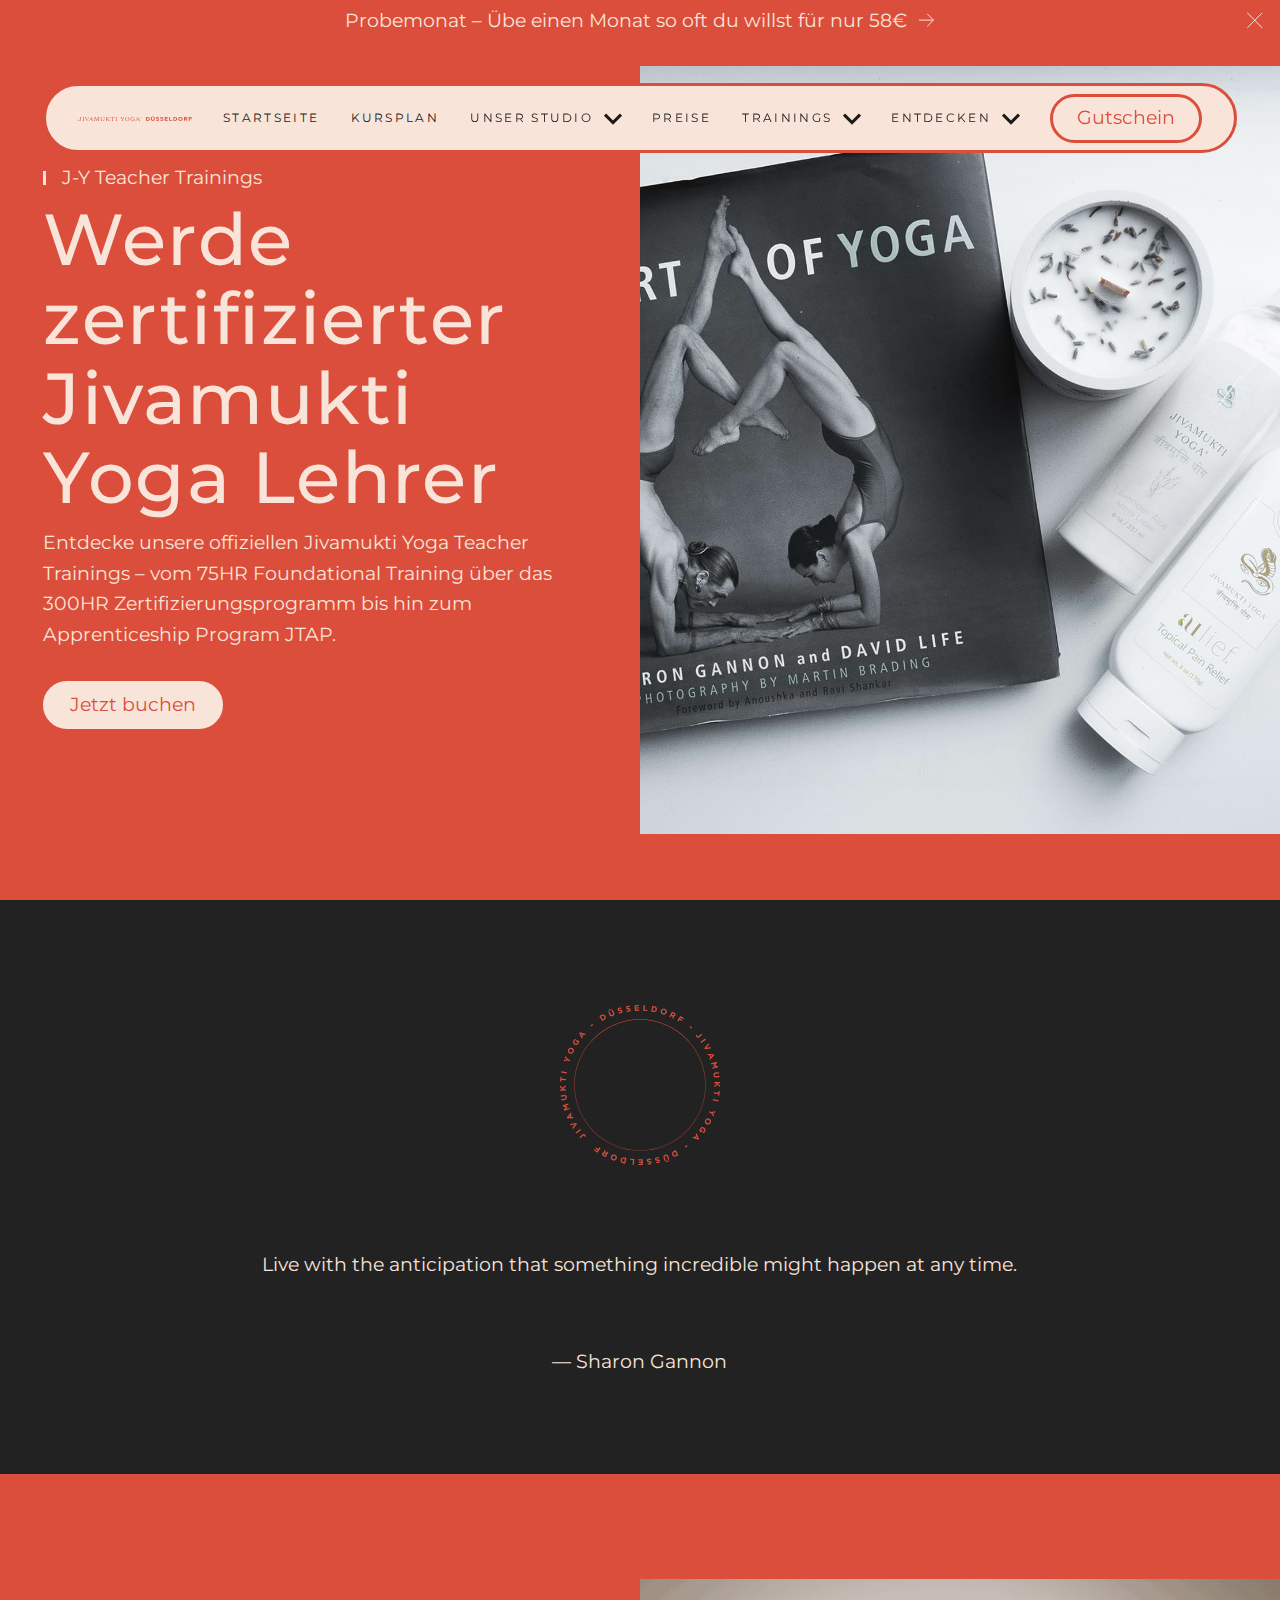
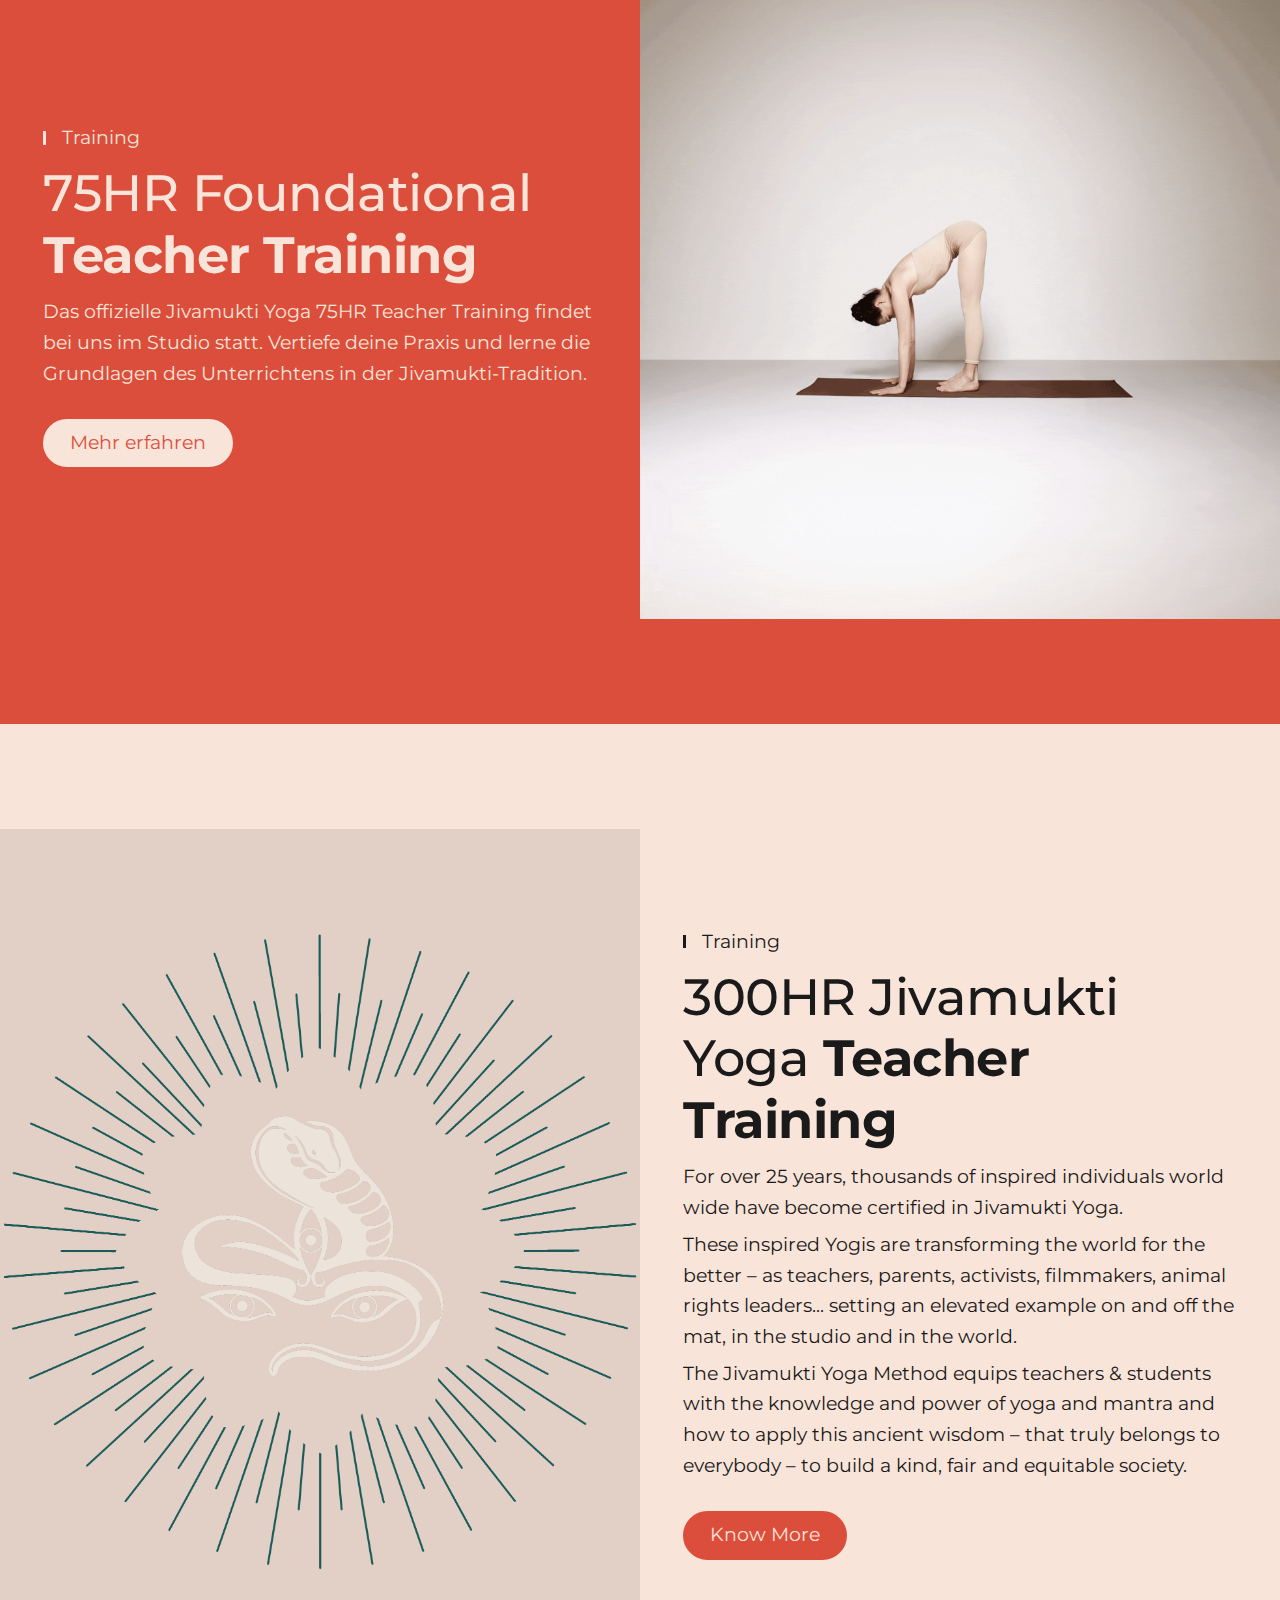
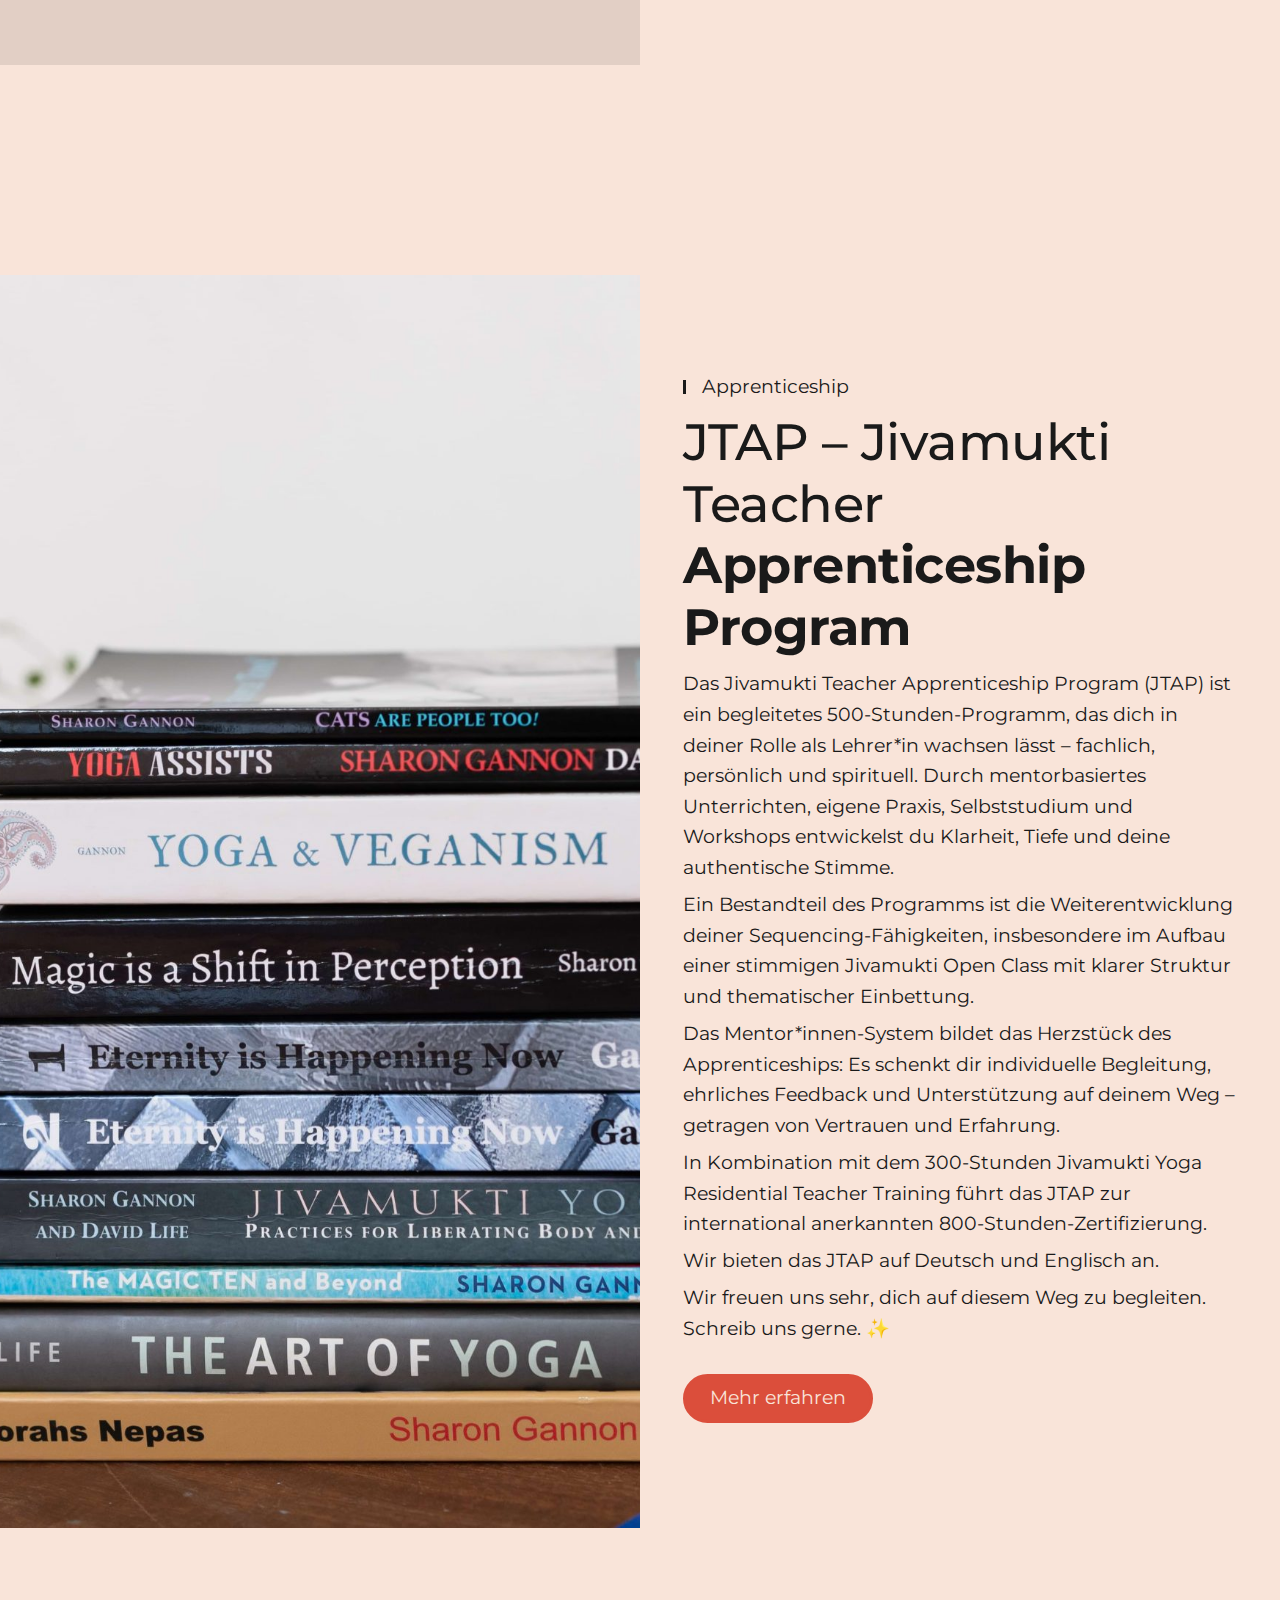
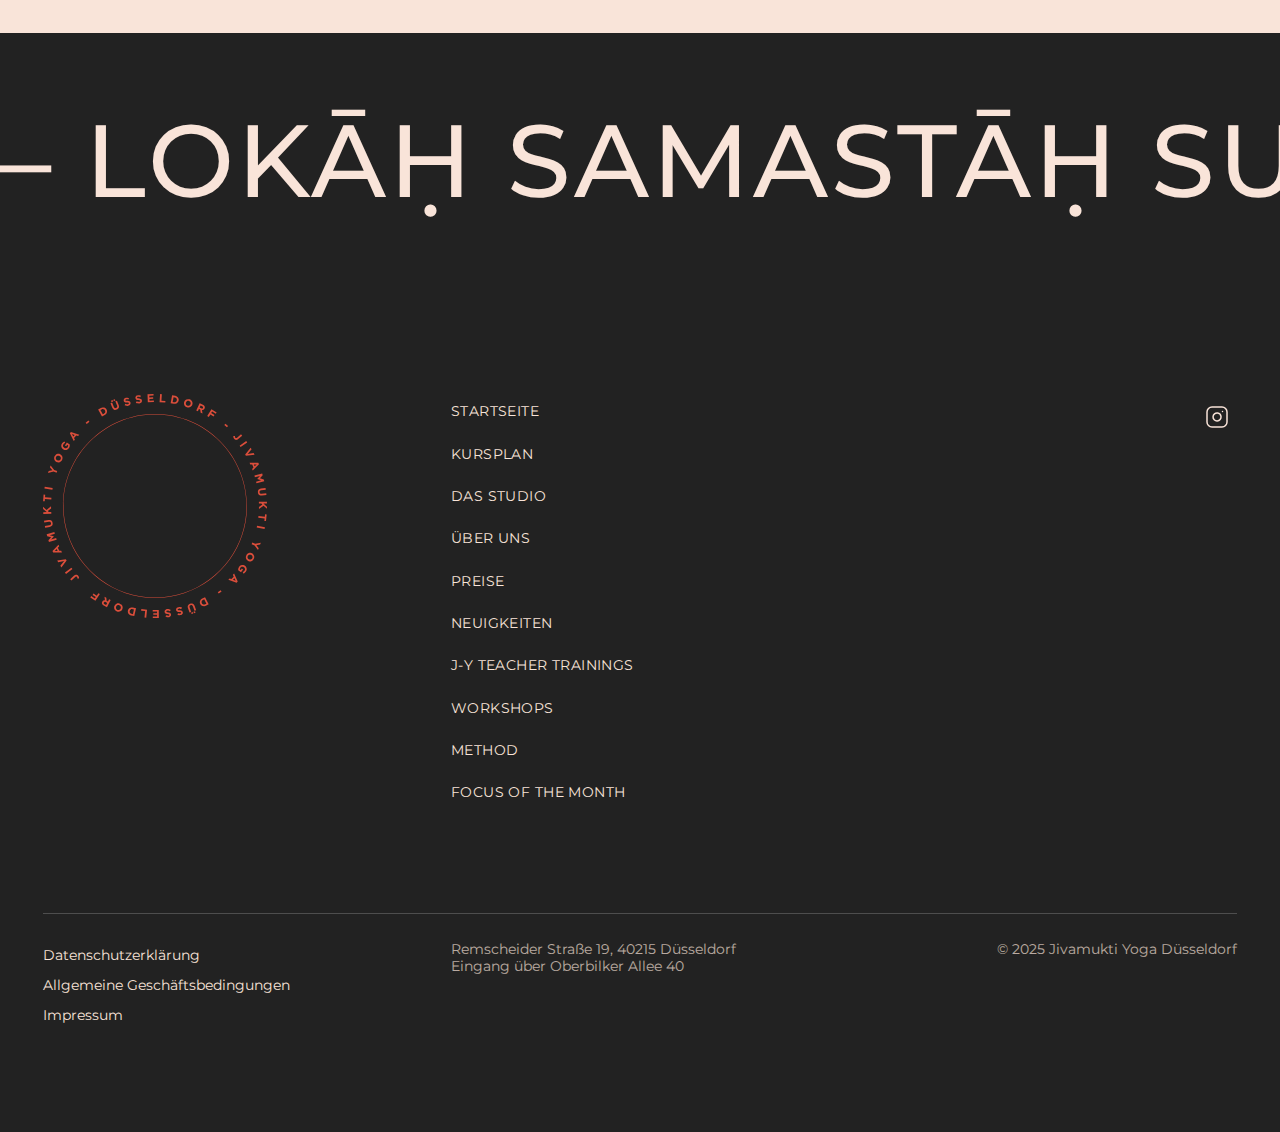
<file: events.html>
<!DOCTYPE html>
<html lang="de">
<head>
  <meta charset="utf-8">
  <title>J-Y Teacher Trainings | Jivamukti Yoga Düsseldorf</title>
  <meta content="Jivamukti Yoga Teacher Trainings bei Jivamukti Yoga Düsseldorf: 75HR Foundational, 300HR Certification und JTAP Apprenticeship Program." name="description">
  <meta content="width=device-width, initial-scale=1" name="viewport">
  <link rel="preconnect" href="https://fonts.googleapis.com">
  <link rel="preconnect" href="https://fonts.gstatic.com" crossorigin>
  <link href="https://fonts.googleapis.com/css2?family=Montserrat:ital,wght@0,100..900;1,100..900&display=swap" rel="stylesheet">
  <link href="css/normalize.css" rel="stylesheet" type="text/css">
  <link href="css/webflow.css" rel="stylesheet" type="text/css">
  <link href="css/jivamukti-dusseldorf.webflow.css" rel="stylesheet" type="text/css">
  <link href="css/jivamukti.css" rel="stylesheet" type="text/css">
  <link href="assets/icons/favicon.png" rel="shortcut icon" type="image/x-icon">
  <script>!function(o,c){var n=c.documentElement,t=" w-mod-";n.className+=t+"js",("ontouchstart"in o||o.DocumentTouch&&c instanceof DocumentTouch)&&(n.className+=t+"touch")}(window,document);</script>
</head>
<body class="u-theme-light">
  <div class="page_wrap">

    <!-- ================================================================
         GLOBAL STYLES EMBED
         ================================================================ -->
    <div class="u-position-fixed">
      <div class="w-embed">
        <style>
::before, ::after { box-sizing: border-box; }
.w-embed:before, .w-embed:after,
.w-richtext:before, .w-richtext:after { content: unset; }
html { background-color: var(--_theme---background); }
button { background-color: unset; padding: unset; text-align: inherit; }
button:not(:disabled) { cursor: pointer; }
video { width: 100%; object-fit: cover; }
svg { max-width: 100%; }
@media (prefers-color-scheme: light) { option { color: black; } }
img::selection { background: transparent; }
body { font-smoothing: antialiased; -webkit-font-smoothing: antialiased; }
a:not([class]) { text-decoration: underline; }
p,blockquote,label { font-family: inherit; font-size: inherit; font-weight: inherit; line-height: inherit; letter-spacing: inherit; text-transform: inherit; text-wrap: inherit; margin-top: 0; margin-bottom: 0; }
select:has(option[value=""]:checked) { color: color-mix(in lab, currentcolor 60%, transparent) }
::selection { background-color: var(--_theme---selection--background); color: var(--_theme---selection--text); }
:is(.u-margin-trim,.w-richtext,.u-content-wrapper,[class*="u-container"],[class*="u-layout-column"]) > :not(:not(.w-condition-invisible,.u-cover-absolute,.u-ignore-trim) ~ :not(.w-condition-invisible,.u-cover-absolute,.u-ignore-trim)),
:is(.u-margin-trim,.w-richtext,.u-content-wrapper,[class*="u-container"],[class*="u-layout-column"]) > :not(:not(.w-condition-invisible,.u-cover-absolute,.u-ignore-trim) ~ :not(.w-condition-invisible,.u-cover-absolute,.u-ignore-trim)).u-display-contents > :first-child { margin-top: 0; }
:is(.u-margin-trim,.w-richtext,.u-content-wrapper,[class*="u-container"],[class*="u-layout-column"]) > :not(:has(~ :not(.w-condition-invisible,.u-cover-absolute,.u-ignore-trim))),
:is(.u-margin-trim,.w-richtext,.u-content-wrapper,[class*="u-container"],[class*="u-layout-column"]) > :not(:has(~ :not(.w-condition-invisible,.u-cover-absolute,.u-ignore-trim))).u-display-contents > :last-child { margin-bottom: 0; }
:not(.u-text-trim-off) > :is(h1,h2,h3,h4,h5,h6,p):not(.u-text-trim-off,:has([class*="u-text-style-"]))::before,
[class*="u-text-style-"]:not(.u-text-trim-off,:has(h1,h2,h3,h4,h5,h6,p))::before { content: ""; display: table; margin-bottom: calc(-0.5lh + var(--_text-style---trim-top)); }
:not(.u-text-trim-off) > :is(h1,h2,h3,h4,h5,h6,p):not(.u-text-trim-off,:has([class*="u-text-style-"]))::after,
[class*="u-text-style-"]:not(.u-text-trim-off,:has(h1,h2,h3,h4,h5,h6,p))::after { content: ""; display: table; margin-bottom: calc(-0.5lh + var(--_text-style---trim-bottom)); }
.w-richtext a { position: relative; z-index: 4; }
[class*="u-line-clamp"]:not(.w-richtext), [class*="u-line-clamp"].w-richtext > * { display: -webkit-box; -webkit-line-clamp: 1; -webkit-box-orient: vertical; overflow: hidden; }
[class*="u-line-clamp"].w-richtext > :not(:first-child) { display: none; }
.u-line-clamp-2:not(.w-richtext), .u-line-clamp-2.w-richtext > * { -webkit-line-clamp: 2; }
.u-line-clamp-3:not(.w-richtext), .u-line-clamp-3.w-richtext > * { -webkit-line-clamp: 3; }
.u-line-clamp-4:not(.w-richtext), .u-line-clamp-4.w-richtext > * { -webkit-line-clamp: 4; }
.u-heading > *, .u-text > * { width: 100%; max-width: inherit !important; margin-inline: 0 !important; margin-top: 0 !important; }
.u-background-slot > * { position: absolute; top: 0; left: 0; width: 100%; height: 100%; aspect-ratio: unset !important; }
.u-alignment-inherit > * { text-align: inherit; justify-content: inherit; align-items: inherit; }
.u-hide-if-empty:empty, .u-hide-if-empty:has(> *):not(:has(> :not(.w-condition-invisible))) { display: none !important; }
a, button, :where([tabindex]), input { outline-offset: var(--focus--offset-outer); }
a:focus-visible, button:focus-visible, [tabindex]:focus-visible, input:focus-visible { outline-color: var(--_theme---text); outline-width: var(--focus--width); outline-style: solid; }
[data-button]:has(button:disabled) { opacity: 0.5; pointer-events: none; }
.u-section:has(> .u-section-spacer) { padding-top: 0; padding-bottom: 0; }
        </style>
      </div>
    </div>

    <!-- ================================================================
         NAVIGATION (Lumos nav_component)
         ================================================================ -->
    <div data-wf--nav--nav-position="overlap" class="nav_component w-variant-dd866659-1d7d-6447-6461-66ca86ca367f">
      <!-- Nav Embedded CSS -->
      <div class="u-embed-css w-embed">
        <style>
:root {
  --nav--menu-open-duration: 400ms;
  --nav--menu-close-duration: 400ms;
}
body:has(.nav_component .w-nav-button.w--open):not(:has(.nav_desktop_wrap:not(.w-condition-invisible))) { overflow: hidden; }
@media (width < 65em) {
  body:has(.nav_component .w-nav-button.w--open) { overflow: hidden; }
}
@container (min-width: 65em) {
  .nav_desktop_wrap, .nav_dropdown_backdrop { display: block; }
  .nav_desktop_wrap:not(.w-condition-invisible) ~ .nav_mobile_wrap, .nav_desktop_wrap:not(.w-condition-invisible) ~ .nav_menu_backdrop { display: none; }
}
@keyframes menuOpen {
  from { clip-path: polygon(0 0, 100% 0, 100% 0, 0 0); }
  to { clip-path: polygon(0 0, 100% 0, 100% 100%, 0 100%); }
}
@keyframes menuClose {
  from { clip-path: polygon(0 0, 100% 0, 100% 100%, 0 100%); }
  to { clip-path: polygon(0 0, 100% 0, 100% 0, 0 0); }
}
.nav_component:has(.w-nav-button.w--open) .w-nav-menu {
  animation: menuOpen var(--nav--menu-open-duration) ease-in-out forwards;
}
.nav_component:has(.w-nav-button:not(.w--open)) .w-nav-menu {
  animation: menuClose var(--nav--menu-close-duration) ease-in-out forwards;
}
.nav_component .w-nav-overlay {
  top: 0;
  min-height: 100vh;
}
.nav_menu_backdrop {
  transition: opacity var(--nav--menu-close-duration);
}
.nav_component:has(.w-nav-button.w--open) .nav_menu_backdrop {
  opacity: 1;
}
html:has(.nav_banner_wrap:not(.w-condition-invisible)):not(.hide-nav-banner) {
  --nav--height-total: calc(var(--nav--banner-height) + var(--nav--height) + var(--nav--spacing-outer-vertical));
}
.hide-nav-banner .nav_banner_wrap {
  display: none;
}
.nav_banner_wrap {
  transition: transform 0.35s ease, opacity 0.35s ease;
}
.scroll-hide-banner:not(.hide-nav-banner) .nav_banner_wrap {
  transform: translateY(-100%);
  opacity: 0;
  pointer-events: none;
}
.scroll-hide-banner:not(.hide-nav-banner) {
  --nav--height-total: calc(var(--nav--height) + var(--nav--spacing-outer-vertical));
}
        </style>
      </div>

      <!-- Skip Link -->
      <a href="#main" class="nav_skip_wrap w-inline-block">
        <div class="nav_skip_text u-text-style-small">Zum Hauptinhalt springen</div>
      </a>

      <!-- Announcement Banner -->
      <div aria-label="Ankündigung" role="region" class="nav_banner_wrap u-theme-brand">
        <div class="nav_banner_contain">
          <a href="prices.html" class="nav_banner_link w-inline-block">
            <div class="nav_banner_text u-line-clamp-1">Probemonat – Übe einen Monat so oft du willst für nur 58€</div>
            <svg xmlns="http://www.w3.org/2000/svg" width="100%" viewBox="0 0 27 24" fill="none" aria-hidden="true" class="nav_banner_svg"><path d="M0 12L24 12" stroke="currentColor" stroke-width="var(--nav--icon-thickness)" vector-effect="non-scaling-stroke"></path><path d="M14 1.5L24.5 12L14 22.5" stroke="currentColor" stroke-width="var(--nav--icon-thickness)" vector-effect="non-scaling-stroke"></path></svg>
          </a>
          <button role="button" class="nav_banner_close_wrap">
            <svg xmlns="http://www.w3.org/2000/svg" width="100%" viewBox="0 0 20 19" fill="none" aria-hidden="true" class="nav_banner_close_svg"><path d="M1.51471 1.01465L18.4853 17.9852" stroke="currentColor" stroke-width="var(--nav--icon-thickness)" vector-effect="non-scaling-stroke"></path><path d="M1.51471 17.9851L18.4853 1.01454" stroke="currentColor" stroke-width="var(--nav--icon-thickness)" vector-effect="non-scaling-stroke"></path></svg>
            <span class="nav_screen-reader-text">Ankündigung schließen</span>
          </button>
        </div>
      </div>

      <!-- Desktop Navigation -->
      <header class="nav_desktop_wrap">
        <div class="nav_desktop_contain">
          <div class="nav_desktop_layout">
            <a aria-label="Startseite" href="index.html" class="nav_desktop_logo w-inline-block">
              <div class="u-max-width-full">
                <img src="assets/images/Logos/Horizontal Logo - Tigerlily - Light.svg" alt="Jivamukti Yoga Düsseldorf" class="nav_logo_image">
              </div>
            </a>
            <nav aria-label="Hauptnavigation" data-wf--menu--variant="desktop" class="nav_links_component w-variant-23049969-09ac-2789-520b-3c6ae895bbc6">
              <ul role="list" class="nav_links_wrap w-variant-23049969-09ac-2789-520b-3c6ae895bbc6 w-list-unstyled">
                <li class="nav_links_item"><a href="index.html" class="nav_links_link w-variant-23049969-09ac-2789-520b-3c6ae895bbc6 w-inline-block"><div class="nav_links_text">Startseite</div></a></li>
                <li class="nav_links_item"><a href="schedule.html" class="nav_links_link w-variant-23049969-09ac-2789-520b-3c6ae895bbc6 w-inline-block"><div class="nav_links_text">Kursplan</div></a></li>
                <li class="nav_links_item">
                  <div data-delay="0" data-hover="true" class="nav_dropdown_component w-dropdown">
                    <div data-state="expanded" class="nav_links_link w-variant-23049969-09ac-2789-520b-3c6ae895bbc6 w-dropdown-toggle">
                      <div class="nav_links_text">Unser Studio</div>
                      <div class="nav_links_svg"><svg data-wf--icon-arrow--direction="bottom" viewbox="0 0 66 70" fill="none" width="100%" height="100%" aria-hidden="true" class="u-svg w-variant-caa8b8e9-e8ec-6eb3-4526-30f19f7326f5"><path d="M17 2L50 34.9999L17 68" class="u-path"></path></svg></div>
                    </div>
                    <nav class="nav_dropdown_main_wrap w-variant-23049969-09ac-2789-520b-3c6ae895bbc6 w-dropdown-list">
                      <div class="nav_dropdown_main_content">
                        <div data-lenis-prevent="" class="nav_dropdown_main_scroll w-variant-23049969-09ac-2789-520b-3c6ae895bbc6">
                          <ul role="list" class="nav_dropdown_list">
                            <li class="nav_dropdown_item"><a href="studio.html" class="nav_dropdown_link w-variant-23049969-09ac-2789-520b-3c6ae895bbc6 w-inline-block"><div class="nav_dropdown_text">Das Studio</div></a></li>
                            <li class="nav_dropdown_item"><a href="about.html" class="nav_dropdown_link w-variant-23049969-09ac-2789-520b-3c6ae895bbc6 w-inline-block"><div class="nav_dropdown_text">Über Uns</div></a></li>
                          </ul>
                        </div>
                      </div>
                    </nav>
                  </div>
                </li>
                <li class="nav_links_item"><a href="prices.html" class="nav_links_link w-variant-23049969-09ac-2789-520b-3c6ae895bbc6 w-inline-block"><div class="nav_links_text">Preise</div></a></li>
                                <li class="nav_links_item">
                  <div data-delay="0" data-hover="true" class="nav_dropdown_component w-dropdown">
                    <div data-state="expanded" class="nav_links_link w-variant-23049969-09ac-2789-520b-3c6ae895bbc6 w-dropdown-toggle">
                      <div class="nav_links_text">Trainings</div>
                      <div class="nav_links_svg"><svg data-wf--icon-arrow--direction="bottom" viewbox="0 0 66 70" fill="none" width="100%" height="100%" aria-hidden="true" class="u-svg w-variant-caa8b8e9-e8ec-6eb3-4526-30f19f7326f5"><path d="M17 2L50 34.9999L17 68" class="u-path"></path></svg></div>
                    </div>
                    <nav class="nav_dropdown_main_wrap w-variant-23049969-09ac-2789-520b-3c6ae895bbc6 w-dropdown-list">
                      <div class="nav_dropdown_main_content">
                        <div data-lenis-prevent="" class="nav_dropdown_main_scroll w-variant-23049969-09ac-2789-520b-3c6ae895bbc6">
                          <ul role="list" class="nav_dropdown_list">
                            <li class="nav_dropdown_item"><a href="events.html" data-state="current" class="nav_dropdown_link w-variant-23049969-09ac-2789-520b-3c6ae895bbc6 w-inline-block"><div class="nav_dropdown_text">J-Y Teacher Trainings</div></a></li>
                            <li class="nav_dropdown_item"><a href="workshops.html" class="nav_dropdown_link w-variant-23049969-09ac-2789-520b-3c6ae895bbc6 w-inline-block"><div class="nav_dropdown_text">Workshops</div></a></li>
                          </ul>
                        </div>
                      </div>
                    </nav>
                  </div>
                </li>
                <li class="nav_links_item">
                  <div data-delay="0" data-hover="true" class="nav_dropdown_component w-dropdown">
                    <div data-state="expanded" class="nav_links_link w-variant-23049969-09ac-2789-520b-3c6ae895bbc6 w-dropdown-toggle">
                      <div class="nav_links_text">Entdecken</div>
                      <div class="nav_links_svg"><svg data-wf--icon-arrow--direction="bottom" viewbox="0 0 66 70" fill="none" width="100%" height="100%" aria-hidden="true" class="u-svg w-variant-caa8b8e9-e8ec-6eb3-4526-30f19f7326f5"><path d="M17 2L50 34.9999L17 68" class="u-path"></path></svg></div>
                    </div>
                    <nav class="nav_dropdown_main_wrap w-variant-23049969-09ac-2789-520b-3c6ae895bbc6 w-dropdown-list">
                      <div class="nav_dropdown_main_content">
                        <div data-lenis-prevent="" class="nav_dropdown_main_scroll w-variant-23049969-09ac-2789-520b-3c6ae895bbc6">
                          <ul role="list" class="nav_dropdown_list">
                            <li class="nav_dropdown_item"><a href="news.html" class="nav_dropdown_link w-variant-23049969-09ac-2789-520b-3c6ae895bbc6 w-inline-block"><div class="nav_dropdown_text">Neuigkeiten</div></a></li>
                            <li class="nav_dropdown_item"><a href="method.html" class="nav_dropdown_link w-variant-23049969-09ac-2789-520b-3c6ae895bbc6 w-inline-block"><div class="nav_dropdown_text">Method</div></a></li>
                            <li class="nav_dropdown_item"><a href="https://jivamuktiyoga.com/focus-of-the-month/" target="_blank" rel="noopener" class="nav_dropdown_link w-variant-23049969-09ac-2789-520b-3c6ae895bbc6 w-inline-block"><div class="nav_dropdown_text">Focus of the Month</div></a></li>
                          </ul>
                        </div>
                      </div>
                    </nav>
                  </div>
                </li>
              </ul>
              <ul role="list" class="nav_actions_wrap w-variant-23049969-09ac-2789-520b-3c6ae895bbc6 w-list-unstyled">
                <li class="nav_buttons_item is-main w-variant-23049969-09ac-2789-520b-3c6ae895bbc6">
                  <div data-wf--button-main--variant="secondary" class="button_main_wrap" data-button=" " data-trigger="hover focus">
                    <div class="clickable_wrap u-cover-absolute">
                      <a href="#gutschein" aria-label="Gutschein kaufen" class="clickable_link w-inline-block"></a>
                    </div>
                    <div class="button_main_element w-variant-e85564cd-af30-a478-692b-71732aefb3ab">
                      <div aria-hidden="true" class="button_main_text u-text-style-main">Gutschein</div>
                      <div class="button_main_icon u-hide-if-empty"></div>
                    </div>
                  </div>
                </li>
              </ul>
            </nav>
          </div>
        </div>
      </header>

      <!-- Mobile Navigation -->
      <div data-animation="default" data-collapse="all" data-duration="400" data-easing="ease" data-easing2="ease" role="banner" class="nav_mobile_wrap w-nav">
        <div class="nav_mobile_contain">
          <div class="nav_mobile_layout">
            <a aria-label="Startseite" href="index.html" class="nav_mobile_logo w-inline-block">
              <div class="u-max-width-full">
                <img src="assets/images/Logos/Horizontal Logo - Tigerlily - Light.svg" alt="Jivamukti Yoga Düsseldorf" class="nav_logo_image">
              </div>
            </a>
            <nav role="navigation" class="nav_mobile_menu_wrap w-nav-menu">
              <div data-lenis-prevent="" class="nav_mobile_menu_scroll">
                <nav aria-label="Hauptnavigation" data-wf--menu--variant="mobile" class="nav_links_component">
                  <ul role="list" class="nav_links_wrap w-list-unstyled">
                    <li class="nav_links_item"><a href="index.html" class="nav_links_link w-inline-block"><div class="nav_links_text">Startseite</div></a></li>
                    <li class="nav_links_item"><a href="schedule.html" class="nav_links_link w-inline-block"><div class="nav_links_text">Kursplan</div></a></li>
                    <li class="nav_links_item">
                      <div data-delay="400" data-hover="false" class="nav_dropdown_component w-dropdown">
                        <div data-state="expanded" class="nav_links_link w-dropdown-toggle">
                          <div class="nav_links_text">Unser Studio</div>
                          <div class="nav_links_svg"><svg data-wf--icon-arrow--direction="bottom" viewbox="0 0 66 70" fill="none" width="100%" height="100%" aria-hidden="true" class="u-svg w-variant-caa8b8e9-e8ec-6eb3-4526-30f19f7326f5"><path d="M17 2L50 34.9999L17 68" class="u-path"></path></svg></div>
                        </div>
                        <nav class="nav_dropdown_main_wrap w-dropdown-list">
                          <div class="nav_dropdown_main_content">
                            <div data-lenis-prevent="" class="nav_dropdown_main_scroll">
                              <ul role="list" class="nav_dropdown_list">
                                <li class="nav_dropdown_item"><a href="studio.html" class="nav_dropdown_link w-inline-block"><div class="nav_dropdown_text">Das Studio</div></a></li>
                                <li class="nav_dropdown_item"><a href="about.html" class="nav_dropdown_link w-inline-block"><div class="nav_dropdown_text">Über Uns</div></a></li>
                              </ul>
                            </div>
                          </div>
                        </nav>
                      </div>
                    </li>
                    <li class="nav_links_item"><a href="prices.html" class="nav_links_link w-inline-block"><div class="nav_links_text">Preise</div></a></li>
                                        <li class="nav_links_item">
                      <div data-delay="400" data-hover="false" class="nav_dropdown_component w-dropdown">
                        <div data-state="expanded" class="nav_links_link w-dropdown-toggle">
                          <div class="nav_links_text">Trainings</div>
                          <div class="nav_links_svg"><svg data-wf--icon-arrow--direction="bottom" viewbox="0 0 66 70" fill="none" width="100%" height="100%" aria-hidden="true" class="u-svg w-variant-caa8b8e9-e8ec-6eb3-4526-30f19f7326f5"><path d="M17 2L50 34.9999L17 68" class="u-path"></path></svg></div>
                        </div>
                        <nav class="nav_dropdown_main_wrap w-dropdown-list">
                          <div class="nav_dropdown_main_content">
                            <div data-lenis-prevent="" class="nav_dropdown_main_scroll">
                              <ul role="list" class="nav_dropdown_list">
                                <li class="nav_dropdown_item"><a href="events.html" data-state="current" class="nav_dropdown_link w-inline-block"><div class="nav_dropdown_text">J-Y Teacher Trainings</div></a></li>
                                <li class="nav_dropdown_item"><a href="workshops.html" class="nav_dropdown_link w-inline-block"><div class="nav_dropdown_text">Workshops</div></a></li>
                              </ul>
                            </div>
                          </div>
                        </nav>
                      </div>
                    </li>
                    <li class="nav_links_item">
                      <div data-delay="400" data-hover="false" class="nav_dropdown_component w-dropdown">
                        <div data-state="expanded" class="nav_links_link w-dropdown-toggle">
                          <div class="nav_links_text">Entdecken</div>
                          <div class="nav_links_svg"><svg data-wf--icon-arrow--direction="bottom" viewbox="0 0 66 70" fill="none" width="100%" height="100%" aria-hidden="true" class="u-svg w-variant-caa8b8e9-e8ec-6eb3-4526-30f19f7326f5"><path d="M17 2L50 34.9999L17 68" class="u-path"></path></svg></div>
                        </div>
                        <nav class="nav_dropdown_main_wrap w-dropdown-list">
                          <div class="nav_dropdown_main_content">
                            <div data-lenis-prevent="" class="nav_dropdown_main_scroll">
                              <ul role="list" class="nav_dropdown_list">
                                <li class="nav_dropdown_item"><a href="news.html" class="nav_dropdown_link w-inline-block"><div class="nav_dropdown_text">Neuigkeiten</div></a></li>
                                <li class="nav_dropdown_item"><a href="method.html" class="nav_dropdown_link w-inline-block"><div class="nav_dropdown_text">Method</div></a></li>
                                <li class="nav_dropdown_item"><a href="https://jivamuktiyoga.com/focus-of-the-month/" target="_blank" rel="noopener" class="nav_dropdown_link w-inline-block"><div class="nav_dropdown_text">Focus of the Month</div></a></li>
                              </ul>
                            </div>
                          </div>
                        </nav>
                      </div>
                    </li>
                  </ul>
                  <ul role="list" class="nav_actions_wrap w-list-unstyled">
                    <li class="nav_buttons_item is-main">
                      <div data-wf--button-main--variant="secondary" class="button_main_wrap" data-button=" " data-trigger="hover focus">
                        <div class="clickable_wrap u-cover-absolute">
                          <a href="#gutschein" aria-label="Gutschein kaufen" class="clickable_link w-inline-block"></a>
                        </div>
                        <div class="button_main_element w-variant-e85564cd-af30-a478-692b-71732aefb3ab">
                          <div aria-hidden="true" class="button_main_text u-text-style-main">Gutschein</div>
                          <div class="button_main_icon u-hide-if-empty"></div>
                        </div>
                      </div>
                    </li>
                  </ul>
                </nav>
              </div>
            </nav>
            <div data-state="open" class="nav_button_wrap w-nav-button">
              <div class="nav_button_layout">
                <div class="nav_button_line is-1"></div>
                <div class="nav_button_line is-2"></div>
              </div>
            </div>
          </div>
        </div>
      </div>

      <!-- Backdrops -->
      <div class="nav_dropdown_backdrop"></div>
      <div class="nav_menu_backdrop"></div>

      <!-- Nav Embedded JS -->
      <div class="u-embed-js w-embed w-script">
        <script>
if (sessionStorage.getItem("hide-nav-banner") === "true") {
  document.documentElement.classList.add("hide-nav-banner");
}
document.addEventListener("DOMContentLoaded", function () {
  document.querySelectorAll(".nav_banner_close_wrap").forEach((button) => {
    button.addEventListener("click", function () {
      sessionStorage.setItem("hide-nav-banner", "true");
      document.documentElement.classList.add("hide-nav-banner");
    });
  });
  document.querySelectorAll(".nav_skip_wrap").forEach(function (link) {
    const target = document.querySelector("main");
    if (!target) return;
    link.addEventListener("click", function () {
      target.setAttribute("tabindex", "-1");
      target.focus();
    });
  });

  var lastScrollY = 0;
  var scrollThreshold = 80;
  var hoverZoneHeight = 60;
  var html = document.documentElement;

  window.addEventListener("scroll", function () {
    var currentY = window.scrollY;
    if (currentY > scrollThreshold) {
      html.classList.add("scroll-hide-banner");
    } else {
      html.classList.remove("scroll-hide-banner");
    }
    lastScrollY = currentY;
  }, { passive: true });

  document.addEventListener("mousemove", function (e) {
    if (e.clientY <= hoverZoneHeight && window.scrollY > 0) {
      html.classList.remove("scroll-hide-banner");
    }
  }, { passive: true });

  document.addEventListener("mouseleave", function () {
    if (window.scrollY > scrollThreshold) {
      html.classList.add("scroll-hide-banner");
    }
  });
});
        </script>
      </div>
    </div>

    <!-- ================================================================
         MAIN CONTENT
         ================================================================ -->
    <main id="main" class="page_main">

      <!-- HERO SECTION — Lumos "full" layout -->
      <section data-wf--section--variant="brand" class="u-section w-variant-25bf08d9-3196-322b-5616-019ac7f0f4f7 page_hero">
        <div data-wf--layout--variant="full" class="u-layout-wrapper w-variant-58b19052-6f23-ab5e-5e89-54288af57e85">
          <div class="u-layout w-variant-58b19052-6f23-ab5e-5e89-54288af57e85">
            <div class="u-layout-column-1 w-variant-58b19052-6f23-ab5e-5e89-54288af57e85">
              <div class="u-eyebrow-wrapper">
                <div class="u-eyebrow-layout">
                  <div class="u-eyebrow-marker"></div>
                  <div class="u-eyebrow-text u-text-style-main w-richtext"><p>J-Y Teacher Trainings</p></div>
                </div>
              </div>
              <div data-wf--typography-heading--variant="h1" class="u-heading w-variant-3ddfa43e-abc1-422e-6e6d-23dfb7da71f3 w-richtext">
                <h1>Werde zertifizierter Jivamukti Yoga Lehrer</h1>
              </div>
              <div data-number="60" data-wf--typography-paragraph--variant="inherit" class="u-text u-rich-text w-richtext">
                <p>Entdecke unsere offiziellen Jivamukti Yoga Teacher Trainings – vom 75HR Foundational Training über das 300HR Zertifizierungsprogramm bis hin zum Apprenticeship Program JTAP.</p>
              </div>
              <div class="u-button-wrapper">
                <div class="u-display-contents">
                  <div data-wf--button-main--variant="secondary" class="button_main_wrap w-variant-e85564cd-7b5b-c498-b43e-6b0f7e498a99" data-button=" " data-trigger="hover focus">
                    <div class="clickable_wrap u-cover-absolute">
                      <a href="https://momence.com/u/jivamukti-centre-dusseldorf-3qzIrc" target="_blank" rel="noopener" aria-label="Jetzt buchen" class="clickable_link w-inline-block"></a>
                    </div>
                    <div class="button_main_element">
                      <div aria-hidden="true" class="button_main_text u-text-style-main">Jetzt buchen</div>
                      <div class="button_main_icon u-hide-if-empty"></div>
                    </div>
                  </div>
                </div>
              </div>
            </div>
            <div class="u-layout-column-2 w-variant-58b19052-6f23-ab5e-5e89-54288af57e85">
              <div data-wf--visual-image--variant="wide-16-9" class="u-image-wrapper w-variant-27d05669-180c-3169-9b64-0eda31f8d4d3">
                <img src="assets/images/community-events.jpg" loading="eager" alt="Events und Workshops bei Jivamukti Yoga Düsseldorf" class="u-image">
              </div>
            </div>
          </div>
        </div>
      </section>

      <!-- QUOTE SECTION -->
      <section data-wf--section--variant="dark" class="u-section u-theme-dark">
        <div data-wf--spacer--variant="main" class="u-section-spacer w-variant-60a7ad7d-02b0-6682-95a5-2218e6fd1490 u-ignore-trim"></div>
        <div class="u-container u-alignment-center">
          <img src="assets/images/Logos/Circular Logo - Tigerlily - Light.svg" alt="Jivamukti Yoga Düsseldorf" style="width: 10rem; margin-bottom: 2rem;">
          <div data-wf--typography-heading--variant="h2" class="u-heading w-variant-efb733fe-c12b-f0b5-d55a-36dc5a46ada5 w-richtext">
            <h2>Live with the anticipation that something incredible might happen at any time.</h2>
          </div>
          <div data-number="60" data-wf--typography-paragraph--variant="inherit" class="u-text u-rich-text w-richtext">
            <p>— Sharon Gannon</p>
          </div>
        </div>
        <div data-wf--spacer--variant="main" class="u-section-spacer w-variant-60a7ad7d-02b0-6682-95a5-2218e6fd1490 u-ignore-trim"></div>
      </section>

      <!-- EVENT 1: 75HR Teacher Training — full layout -->
      <section data-wf--section--variant="brand" class="u-section w-variant-25bf08d9-3196-322b-5616-019ac7f0f4f7">
        <div data-wf--layout--variant="full" class="u-layout-wrapper w-variant-58b19052-6f23-ab5e-5e89-54288af57e85">
          <div class="u-layout w-variant-58b19052-6f23-ab5e-5e89-54288af57e85">
            <div class="u-layout-column-1 w-variant-58b19052-6f23-ab5e-5e89-54288af57e85">
              <div class="u-eyebrow-wrapper">
                <div class="u-eyebrow-layout">
                  <div class="u-eyebrow-marker"></div>
                  <div class="u-eyebrow-text u-text-style-main w-richtext"><p>Training</p></div>
                </div>
              </div>
              <div data-wf--typography-heading--variant="h2" class="u-heading w-variant-efb733fe-da83-69a3-ea4a-b3f2f89d0389 w-richtext">
                <h2>75HR Foundational <strong>Teacher Training</strong></h2>
              </div>
              <div data-number="60" data-wf--typography-paragraph--variant="inherit" class="u-text u-rich-text w-richtext">
                <p>Das offizielle Jivamukti Yoga 75HR Teacher Training findet bei uns im Studio statt. Vertiefe deine Praxis und lerne die Grundlagen des Unterrichtens in der Jivamukti-Tradition.</p>
              </div>
              <div class="u-button-wrapper">
                <div class="u-display-contents">
                  <div data-wf--button-main--variant="primary" class="button_main_wrap" data-button=" " data-trigger="hover focus">
                    <div class="clickable_wrap u-cover-absolute">
                      <a href="75h-teacher-training.html" aria-label="Mehr erfahren" class="clickable_link w-inline-block"></a>
                    </div>
                    <div class="button_main_element">
                      <div aria-hidden="true" class="button_main_text u-text-style-main">Mehr erfahren</div>
                      <div class="button_main_icon u-hide-if-empty"></div>
                    </div>
                  </div>
                </div>
              </div>
            </div>
            <div class="u-layout-column-2 w-variant-58b19052-6f23-ab5e-5e89-54288af57e85">
              <div data-wf--visual-image--variant="wide-16-9" class="u-image-wrapper w-variant-27d05669-180c-3169-9b64-0eda31f8d4d3">
                <img src="assets/images/75H-GIF.gif" loading="lazy" alt="75HR Jivamukti Yoga Teacher Training" class="u-image">
              </div>
            </div>
          </div>
        </div>
      </section>

      <!-- EVENT 2: 300HR Teacher Training — full-reversed layout -->
      <section class="u-section">
        <div data-wf--layout--variant="full-reversed" class="u-layout-wrapper w-variant-560ed4d9-9e8c-5c39-4619-fc154cdf9f19">
          <div class="u-layout w-variant-560ed4d9-9e8c-5c39-4619-fc154cdf9f19">
            <div class="u-layout-column-1 w-variant-560ed4d9-9e8c-5c39-4619-fc154cdf9f19">
              <div class="u-eyebrow-wrapper">
                <div class="u-eyebrow-layout">
                  <div class="u-eyebrow-marker"></div>
                  <div class="u-eyebrow-text u-text-style-main w-richtext"><p>Training</p></div>
                </div>
              </div>
              <div data-wf--typography-heading--variant="h2" class="u-heading w-variant-efb733fe-da83-69a3-ea4a-b3f2f89d0389 w-richtext">
                <h2>300HR Jivamukti Yoga <strong>Teacher Training</strong></h2>
              </div>
              <div data-number="60" data-wf--typography-paragraph--variant="inherit" class="u-text u-rich-text w-richtext">
                <p>For over 25 years, thousands of inspired individuals world wide have become certified in Jivamukti Yoga.</p>
                <p>These inspired Yogis are transforming the world for the better – as teachers, parents, activists, filmmakers, animal rights leaders... setting an elevated example on and off the mat, in the studio and in the world.</p>
                <p>The Jivamukti Yoga Method equips teachers &amp; students with the knowledge and power of yoga and mantra and how to apply this ancient wisdom – that truly belongs to everybody – to build a kind, fair and equitable society.</p>
              </div>
              <div class="u-button-wrapper">
                <div class="u-display-contents">
                  <div data-wf--button-main--variant="primary" class="button_main_wrap" data-button=" " data-trigger="hover focus">
                    <div class="clickable_wrap u-cover-absolute">
                      <a href="https://jivamuktiyoga.com/teachertraining/300-hr-certification/" target="_blank" rel="noopener" aria-label="Know More" class="clickable_link w-inline-block"></a>
                    </div>
                    <div class="button_main_element">
                      <div aria-hidden="true" class="button_main_text u-text-style-main">Know More</div>
                      <div class="button_main_icon u-hide-if-empty"></div>
                    </div>
                  </div>
                </div>
              </div>
            </div>
            <div class="u-layout-column-2 w-variant-560ed4d9-9e8c-5c39-4619-fc154cdf9f19">
              <div data-wf--visual-image--variant="wide-16-9" class="u-image-wrapper w-variant-27d05669-180c-3169-9b64-0eda31f8d4d3">
                <img src="assets/images/JY-Icon-with-Rayligh-Porcelain.png" loading="lazy" alt="300HR Jivamukti Yoga Teacher Training" class="u-image">
              </div>
            </div>
          </div>
        </div>
      </section>

      <!-- EVENT 3: JTAP — full-reversed layout -->
      <section class="u-section">
        <div data-wf--layout--variant="full-reversed" class="u-layout-wrapper w-variant-560ed4d9-9e8c-5c39-4619-fc154cdf9f19">
          <div class="u-layout w-variant-560ed4d9-9e8c-5c39-4619-fc154cdf9f19">
            <div class="u-layout-column-1 w-variant-560ed4d9-9e8c-5c39-4619-fc154cdf9f19">
              <div class="u-eyebrow-wrapper">
                <div class="u-eyebrow-layout">
                  <div class="u-eyebrow-marker"></div>
                  <div class="u-eyebrow-text u-text-style-main w-richtext"><p>Apprenticeship</p></div>
                </div>
              </div>
              <div data-wf--typography-heading--variant="h2" class="u-heading w-variant-efb733fe-da83-69a3-ea4a-b3f2f89d0389 w-richtext">
                <h2>JTAP – Jivamukti Teacher <strong>Apprenticeship Program</strong></h2>
              </div>
              <div data-number="60" data-wf--typography-paragraph--variant="inherit" class="u-text u-rich-text w-richtext">
                <p>Das Jivamukti Teacher Apprenticeship Program (JTAP) ist ein begleitetes 500-Stunden-Programm, das dich in deiner Rolle als Lehrer*in wachsen lässt – fachlich, persönlich und spirituell. Durch mentorbasiertes Unterrichten, eigene Praxis, Selbststudium und Workshops entwickelst du Klarheit, Tiefe und deine authentische Stimme.</p>
                <p>Ein Bestandteil des Programms ist die Weiterentwicklung deiner Sequencing-Fähigkeiten, insbesondere im Aufbau einer stimmigen Jivamukti Open Class mit klarer Struktur und thematischer Einbettung.</p>
                <p>Das Mentor*innen-System bildet das Herzstück des Apprenticeships: Es schenkt dir individuelle Begleitung, ehrliches Feedback und Unterstützung auf deinem Weg – getragen von Vertrauen und Erfahrung.</p>
                <p>In Kombination mit dem 300-Stunden Jivamukti Yoga Residential Teacher Training führt das JTAP zur international anerkannten 800-Stunden-Zertifizierung.</p>
                <p>Wir bieten das JTAP auf Deutsch und Englisch an.</p>
                <p>Wir freuen uns sehr, dich auf diesem Weg zu begleiten. Schreib uns gerne. ✨</p>
              </div>
              <div class="u-button-wrapper">
                <div class="u-display-contents">
                  <div data-wf--button-main--variant="primary" class="button_main_wrap" data-button=" " data-trigger="hover focus">
                    <div class="clickable_wrap u-cover-absolute">
                      <a href="mailto:info@jivamuktiyogaduesseldorf.com" aria-label="Mehr erfahren" class="clickable_link w-inline-block"></a>
                    </div>
                    <div class="button_main_element">
                      <div aria-hidden="true" class="button_main_text u-text-style-main">Mehr erfahren</div>
                      <div class="button_main_icon u-hide-if-empty"></div>
                    </div>
                  </div>
                </div>
              </div>
            </div>
            <div class="u-layout-column-2 w-variant-560ed4d9-9e8c-5c39-4619-fc154cdf9f19">
              <div data-wf--visual-image--variant="wide-16-9" class="u-image-wrapper w-variant-27d05669-180c-3169-9b64-0eda31f8d4d3">
                <img src="assets/images/jtap-books.jpg" loading="lazy" alt="Jivamukti Teacher Apprenticeship Program" class="u-image">
              </div>
            </div>
          </div>
        </div>
      </section>

      <!-- MARQUEE -->
      <section class="u-section marquee_section u-theme-dark">
        <div class="marquee_wrap">
          <div class="marquee_inner">
            <span class="marquee_text">– Lokāḥ Samastāḥ Sukhino Bhavantu </span>
            <span class="marquee_text">– Lokāḥ Samastāḥ Sukhino Bhavantu </span>
            <span class="marquee_text">– Lokāḥ Samastāḥ Sukhino Bhavantu </span>
            <span class="marquee_text">– Lokāḥ Samastāḥ Sukhino Bhavantu </span>
          </div>
        </div>
      </section>

      <!-- FOOTER -->
      <footer class="footer_wrap u-theme-dark">
        <div data-wf--spacer--variant="main" class="u-section-spacer w-variant-60a7ad7d-02b0-6682-95a5-2218e6fd1490 u-ignore-trim"></div>
        <div class="u-container">
          <div class="footer_layout">
            <div class="footer_col footer_logo_col">
              <a aria-label="Zur Startseite" href="index.html" class="footer_logo_link w-inline-block">
                <img src="assets/images/Logos/Circular Logo - Tigerlily - Light.svg" alt="Jivamukti Yoga Düsseldorf" class="footer_logo_image">
              </a>
            </div>
            <div class="footer_col footer_nav_col">
              <nav aria-label="Footer Navigation">
                <ul role="list" class="footer_nav_list w-list-unstyled">
                  <li><a href="index.html" class="footer_nav_link">Startseite</a></li>
                  <li><a href="schedule.html" class="footer_nav_link">Kursplan</a></li>
                  <li><a href="studio.html" class="footer_nav_link">Das Studio</a></li>
                  <li><a href="about.html" class="footer_nav_link">Über Uns</a></li>
                  <li><a href="prices.html" class="footer_nav_link">Preise</a></li>
                  <li><a href="news.html" class="footer_nav_link">Neuigkeiten</a></li>
                  <li><a href="events.html" class="footer_nav_link">J-Y Teacher Trainings</a></li>
                  <li><a href="workshops.html" class="footer_nav_link">Workshops</a></li>
                  <li><a href="method.html" class="footer_nav_link">Method</a></li>
                  <li><a href="https://jivamuktiyoga.com/focus-of-the-month/" target="_blank" rel="noopener" class="footer_nav_link">Focus of the Month</a></li>
                </ul>
              </nav>
            </div>
            <div class="footer_col footer_social_col">
              <a href="https://www.instagram.com/jivamukti_duesseldorf/" target="_blank" rel="noopener" aria-label="Instagram" class="footer_social_link">
                <svg xmlns="http://www.w3.org/2000/svg" width="30" height="30" viewBox="0 0 24 24" fill="none" stroke="currentColor" stroke-width="1.5" stroke-linecap="round" stroke-linejoin="round"><rect x="2" y="2" width="20" height="20" rx="5" ry="5"></rect><path d="M16 11.37A4 4 0 1 1 12.63 8 4 4 0 0 1 16 11.37z"></path><line x1="17.5" y1="6.5" x2="17.51" y2="6.5"></line></svg>
              </a>
            </div>
          </div>

          <div class="footer_legal_layout">
            <div class="footer_legal_col">
              <a href="legal/data-security.html" class="footer_legal_link">Datenschutzerklärung</a>
              <a href="legal/terms-and-conditions.html" class="footer_legal_link">Allgemeine Geschäftsbedingungen</a>
              <a href="legal/impressum.html" class="footer_legal_link">Impressum</a>
            </div>
            <div class="footer_legal_col footer_address_col">
              <p class="footer_address_text">Remscheider Straße 19, 40215 Düsseldorf</p>
              <p class="footer_address_text">Eingang über Oberbilker Allee 40</p>
            </div>
            <div class="footer_legal_col footer_copyright_col">
              <p class="footer_copyright_text">&copy; 2025 Jivamukti Yoga Düsseldorf</p>
            </div>
          </div>
        </div>
        <div data-wf--spacer--variant="main" class="u-section-spacer w-variant-60a7ad7d-02b0-6682-95a5-2218e6fd1490 u-ignore-trim"></div>
      </footer>

    </main>
  </div>

  <!-- Scripts -->
  <script src="https://d3e54v103j8qbb.cloudfront.net/js/jquery-3.5.1.min.dc5e7f18c8.js" integrity="sha256-9/aliU8dGd2tb6OSsuzixeV4y/faTqgFtohetphbbj0=" crossorigin="anonymous"></script>
  <script src="js/webflow.js"></script>
  <script src="js/main.js"></script>
</body>
</html>
</file>
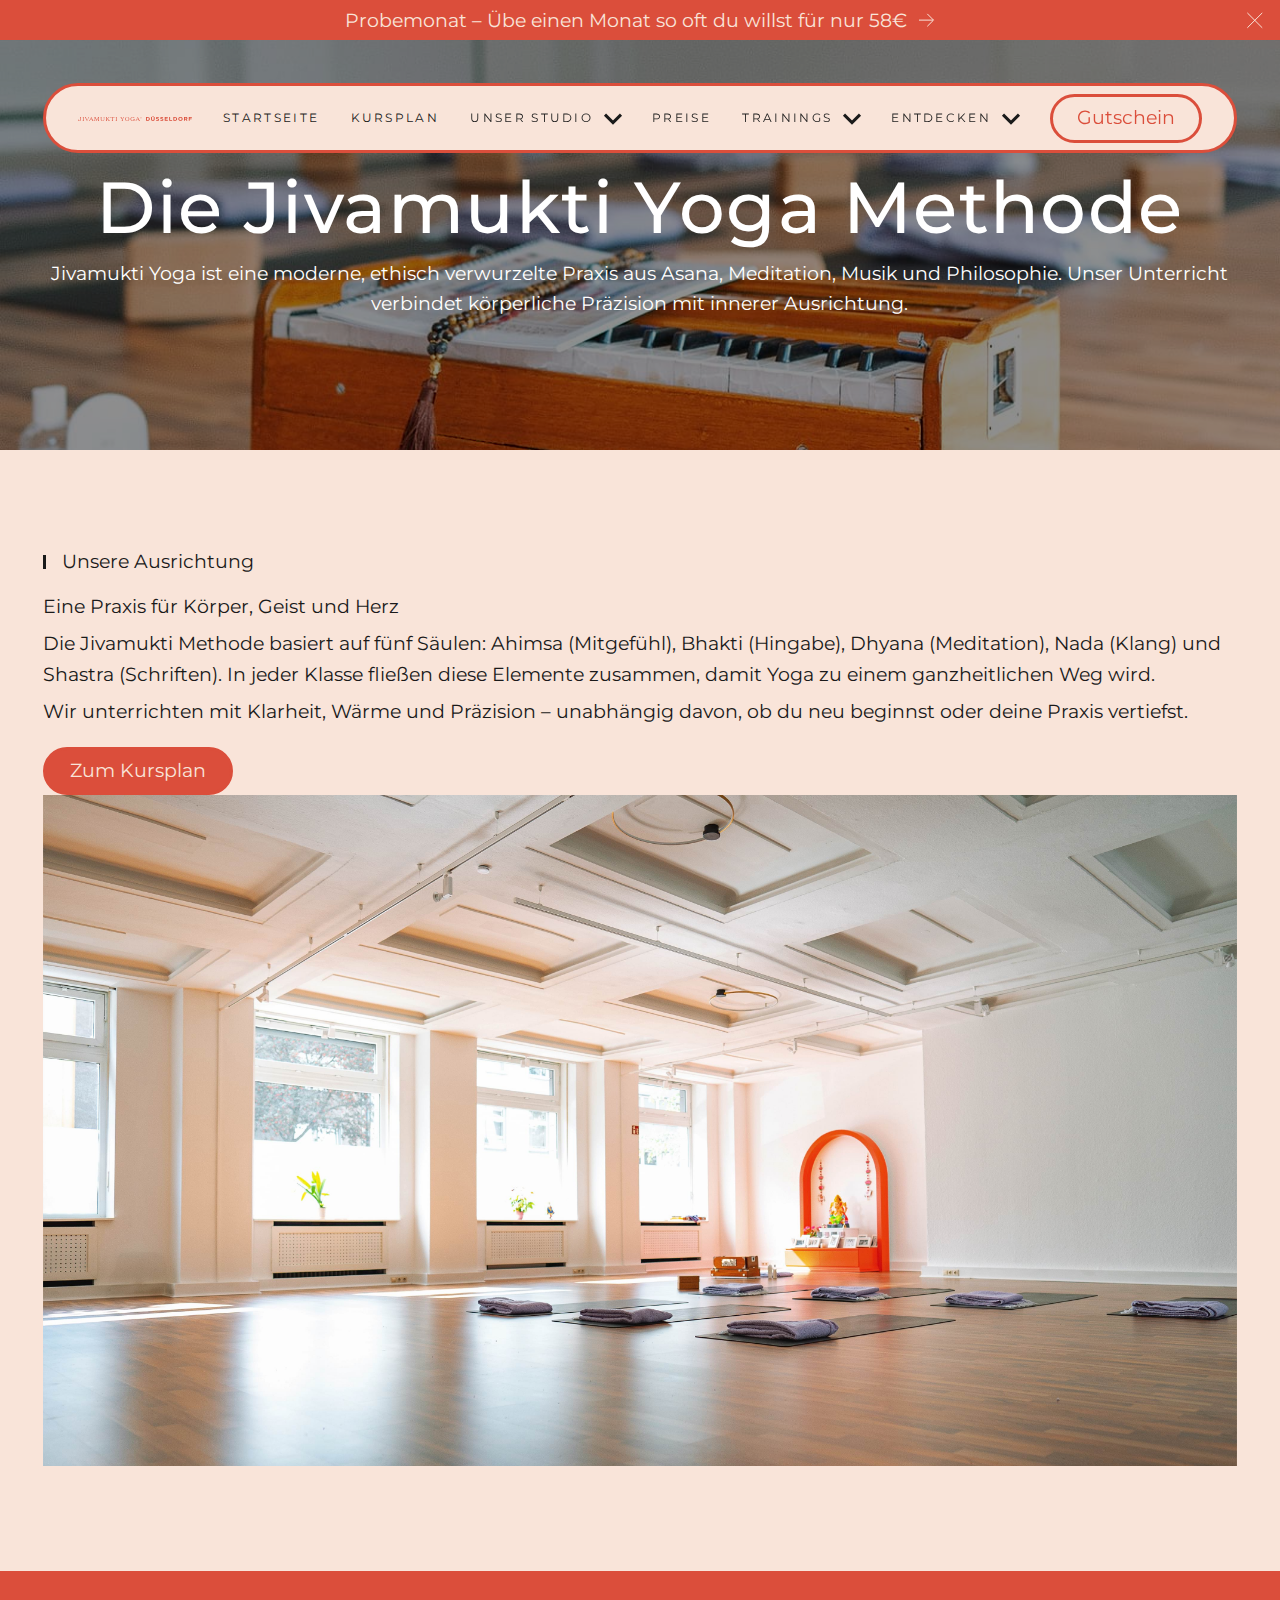
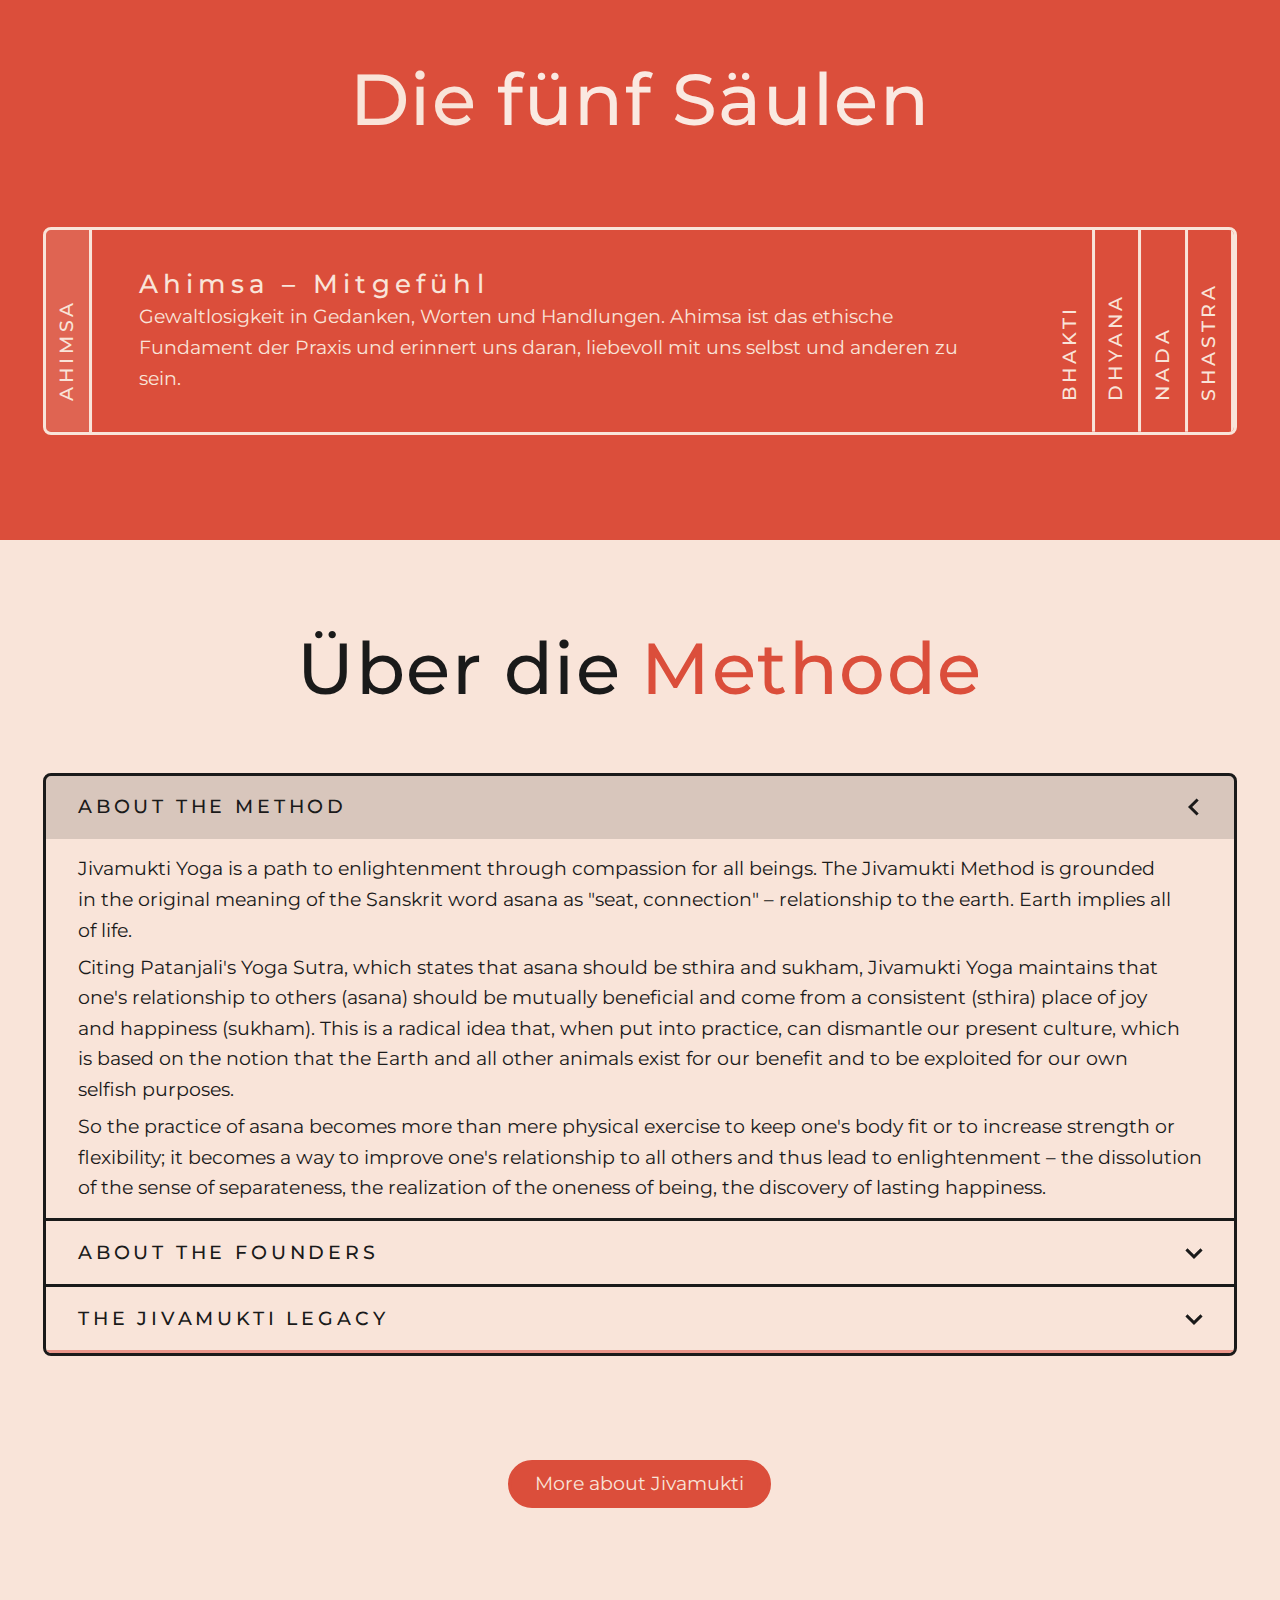
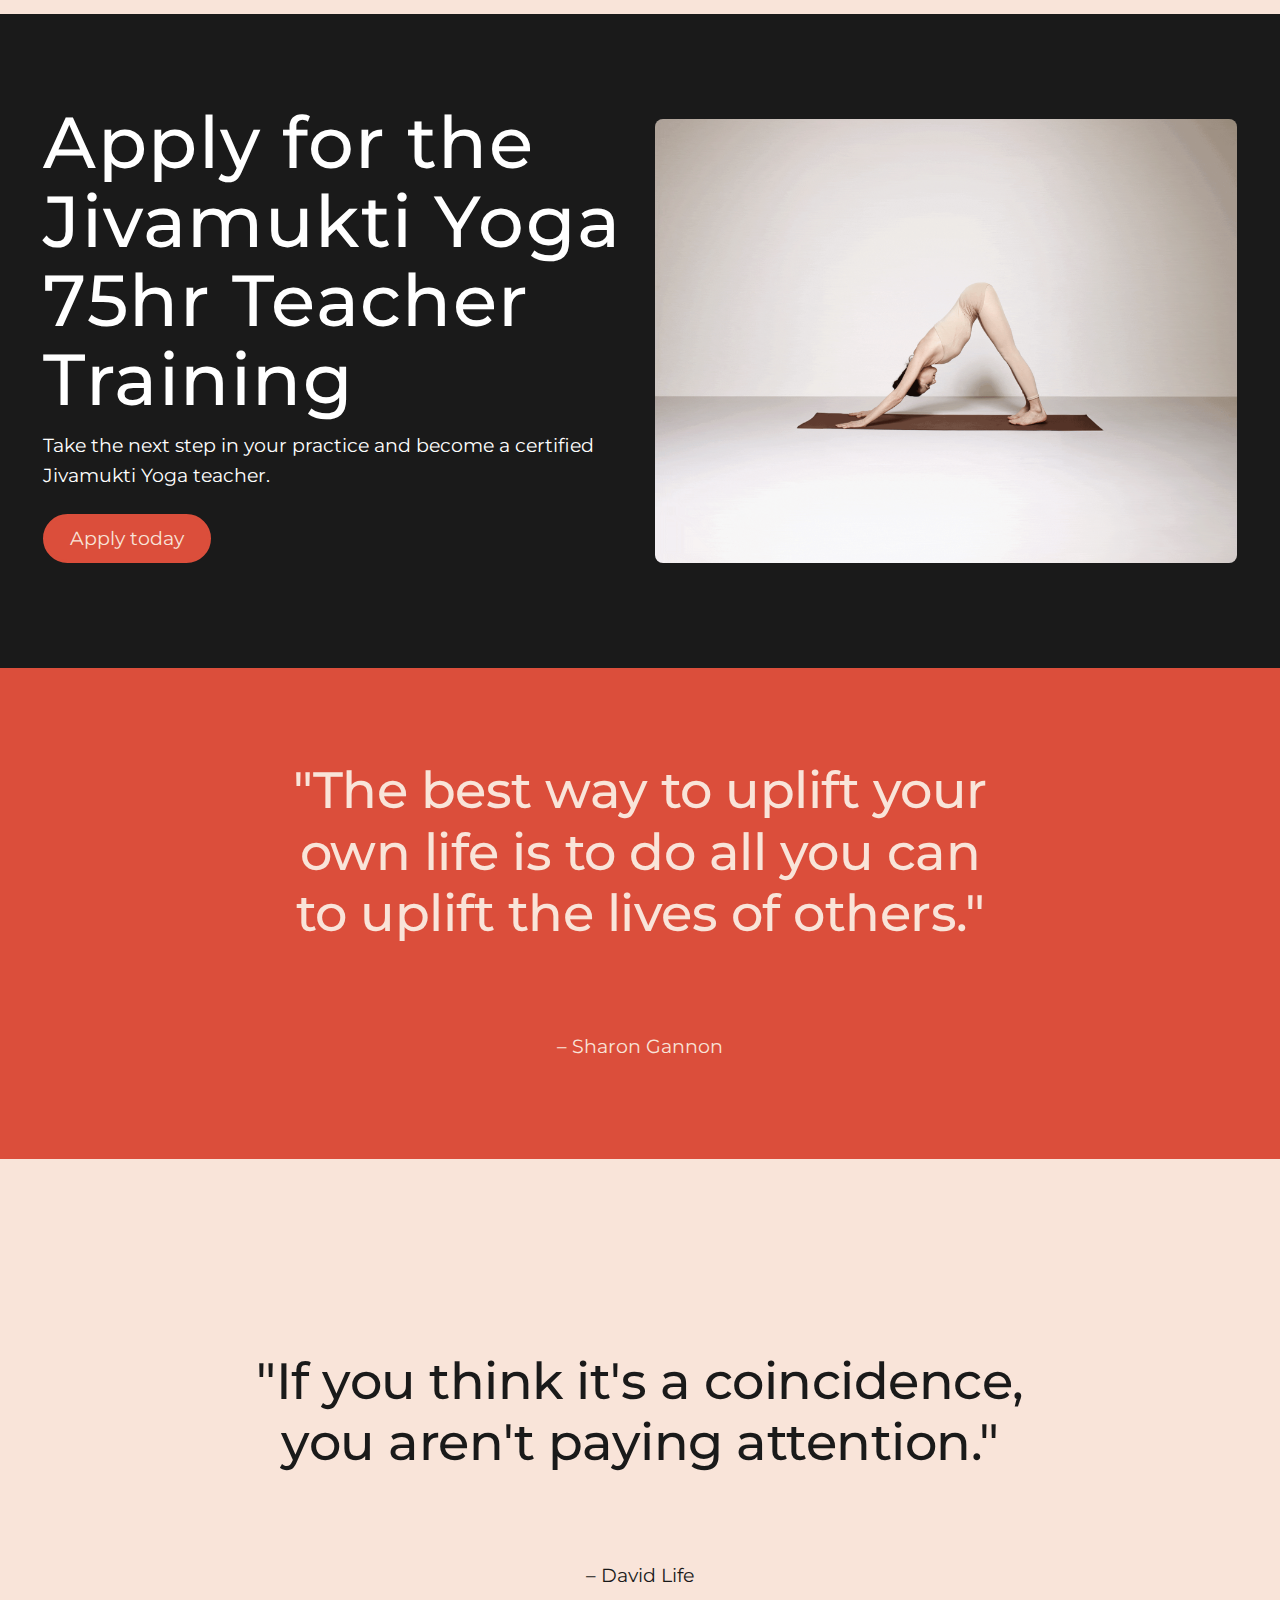
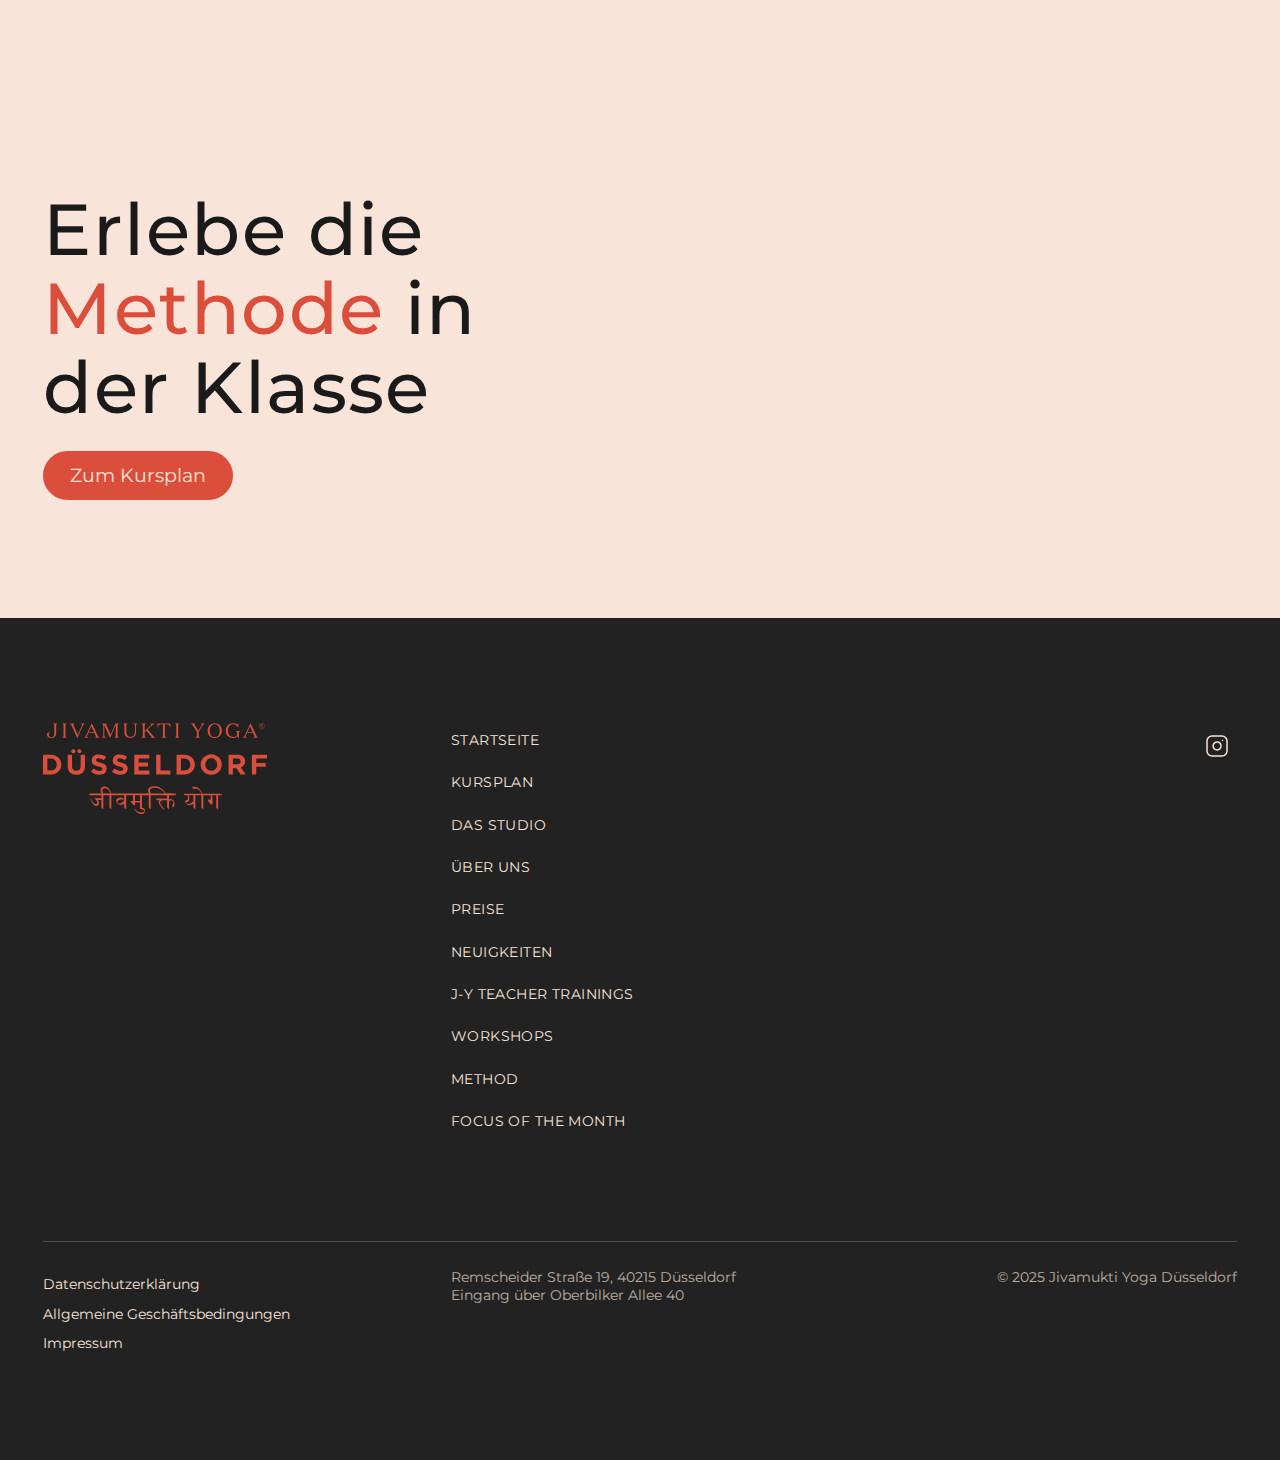
<file: method.html>
<!DOCTYPE html>
<html lang="de">
<head>
  <meta charset="utf-8">
  <title>Method | Jivamukti Yoga Düsseldorf</title>
  <meta content="Method – Die Jivamukti Yoga Methode im Überblick: Praxis, Philosophie und Gemeinschaft." name="description">
  <meta content="width=device-width, initial-scale=1" name="viewport">
  <link rel="preconnect" href="https://fonts.googleapis.com">
  <link rel="preconnect" href="https://fonts.gstatic.com" crossorigin>
  <link href="https://fonts.googleapis.com/css2?family=Montserrat:ital,wght@0,100..900;1,100..900&display=swap" rel="stylesheet">
  <link href="css/normalize.css" rel="stylesheet" type="text/css">
  <link href="css/webflow.css" rel="stylesheet" type="text/css">
  <link href="css/jivamukti-dusseldorf.webflow.css" rel="stylesheet" type="text/css">
  <link href="css/jivamukti.css" rel="stylesheet" type="text/css">
  <link href="assets/icons/favicon.png" rel="shortcut icon" type="image/x-icon">
  <script>!function(o,c){var n=c.documentElement,t=" w-mod-";n.className+=t+"js",("ontouchstart"in o||o.DocumentTouch&&c instanceof DocumentTouch)&&(n.className+=t+"touch")}(window,document);</script>
</head>
<body class="u-theme-light">
  <div class="page_wrap">

    <!-- ================================================================
         GLOBAL STYLES EMBED
         ================================================================ -->
    <div class="u-position-fixed">
      <div class="w-embed">
        <style>
::before, ::after { box-sizing: border-box; }
.w-embed:before, .w-embed:after,
.w-richtext:before, .w-richtext:after { content: unset; }
html { background-color: var(--_theme---background); }
button { background-color: unset; padding: unset; text-align: inherit; }
button:not(:disabled) { cursor: pointer; }
video { width: 100%; object-fit: cover; }
svg { max-width: 100%; }
@media (prefers-color-scheme: light) { option { color: black; } }
img::selection { background: transparent; }
body { font-smoothing: antialiased; -webkit-font-smoothing: antialiased; }
a:not([class]) { text-decoration: underline; }
p,blockquote,label { font-family: inherit; font-size: inherit; font-weight: inherit; line-height: inherit; letter-spacing: inherit; text-transform: inherit; text-wrap: inherit; margin-top: 0; margin-bottom: 0; }
select:has(option[value=""]:checked) { color: color-mix(in lab, currentcolor 60%, transparent) }
::selection { background-color: var(--_theme---selection--background); color: var(--_theme---selection--text); }
:is(.u-margin-trim,.w-richtext,.u-content-wrapper,[class*="u-container"],[class*="u-layout-column"]) > :not(:not(.w-condition-invisible,.u-cover-absolute,.u-ignore-trim) ~ :not(.w-condition-invisible,.u-cover-absolute,.u-ignore-trim)),
:is(.u-margin-trim,.w-richtext,.u-content-wrapper,[class*="u-container"],[class*="u-layout-column"]) > :not(:not(.w-condition-invisible,.u-cover-absolute,.u-ignore-trim) ~ :not(.w-condition-invisible,.u-cover-absolute,.u-ignore-trim)).u-display-contents > :first-child { margin-top: 0; }
:is(.u-margin-trim,.w-richtext,.u-content-wrapper,[class*="u-container"],[class*="u-layout-column"]) > :not(:has(~ :not(.w-condition-invisible,.u-cover-absolute,.u-ignore-trim))),
:is(.u-margin-trim,.w-richtext,.u-content-wrapper,[class*="u-container"],[class*="u-layout-column"]) > :not(:has(~ :not(.w-condition-invisible,.u-cover-absolute,.u-ignore-trim))).u-display-contents > :last-child { margin-bottom: 0; }
:not(.u-text-trim-off) > :is(h1,h2,h3,h4,h5,h6,p):not(.u-text-trim-off,:has([class*="u-text-style-"]))::before,
[class*="u-text-style-"]:not(.u-text-trim-off,:has(h1,h2,h3,h4,h5,h6,p))::before { content: ""; display: table; margin-bottom: calc(-0.5lh + var(--_text-style---trim-top)); }
:not(.u-text-trim-off) > :is(h1,h2,h3,h4,h5,h6,p):not(.u-text-trim-off,:has([class*="u-text-style-"]))::after,
[class*="u-text-style-"]:not(.u-text-trim-off,:has(h1,h2,h3,h4,h5,h6,p))::after { content: ""; display: table; margin-bottom: calc(-0.5lh + var(--_text-style---trim-bottom)); }
.w-richtext a { position: relative; z-index: 4; }
[class*="u-line-clamp"]:not(.w-richtext), [class*="u-line-clamp"].w-richtext > * { display: -webkit-box; -webkit-line-clamp: 1; -webkit-box-orient: vertical; overflow: hidden; }
[class*="u-line-clamp"].w-richtext > :not(:first-child) { display: none; }
.u-line-clamp-2:not(.w-richtext), .u-line-clamp-2.w-richtext > * { -webkit-line-clamp: 2; }
.u-line-clamp-3:not(.w-richtext), .u-line-clamp-3.w-richtext > * { -webkit-line-clamp: 3; }
.u-line-clamp-4:not(.w-richtext), .u-line-clamp-4.w-richtext > * { -webkit-line-clamp: 4; }
.u-heading > *, .u-text > * { width: 100%; max-width: inherit !important; margin-inline: 0 !important; margin-top: 0 !important; }
.u-background-slot > * { position: absolute; top: 0; left: 0; width: 100%; height: 100%; aspect-ratio: unset !important; }
.u-alignment-inherit > * { text-align: inherit; justify-content: inherit; align-items: inherit; }
.u-hide-if-empty:empty, .u-hide-if-empty:has(> *):not(:has(> :not(.w-condition-invisible))) { display: none !important; }
a, button, :where([tabindex]), input { outline-offset: var(--focus--offset-outer); }
a:focus-visible, button:focus-visible, [tabindex]:focus-visible, input:focus-visible { outline-color: var(--_theme---text); outline-width: var(--focus--width); outline-style: solid; }
[data-button]:has(button:disabled) { opacity: 0.5; pointer-events: none; }
.u-section:has(> .u-section-spacer) { padding-top: 0; padding-bottom: 0; }
        </style>
      </div>
    </div>

    <!-- ================================================================
         NAVIGATION (Lumos nav_component)
         ================================================================ -->
    <div data-wf--nav--nav-position="overlap" class="nav_component w-variant-dd866659-1d7d-6447-6461-66ca86ca367f">
      <!-- Nav Embedded CSS -->
      <div class="u-embed-css w-embed">
        <style>
:root {
  --nav--menu-open-duration: 400ms;
  --nav--menu-close-duration: 400ms;
}
body:has(.nav_component .w-nav-button.w--open):not(:has(.nav_desktop_wrap:not(.w-condition-invisible))) { overflow: hidden; }
@media (width < 65em) {
  body:has(.nav_component .w-nav-button.w--open) { overflow: hidden; }
}
@container (min-width: 65em) {
  .nav_desktop_wrap, .nav_dropdown_backdrop { display: block; }
  .nav_desktop_wrap:not(.w-condition-invisible) ~ .nav_mobile_wrap, .nav_desktop_wrap:not(.w-condition-invisible) ~ .nav_menu_backdrop { display: none; }
}
@keyframes menuOpen {
  from { clip-path: polygon(0 0, 100% 0, 100% 0, 0 0); }
  to { clip-path: polygon(0 0, 100% 0, 100% 100%, 0 100%); }
}
@keyframes menuClose {
  from { clip-path: polygon(0 0, 100% 0, 100% 100%, 0 100%); }
  to { clip-path: polygon(0 0, 100% 0, 100% 0, 0 0); }
}
.nav_component:has(.w-nav-button.w--open) .w-nav-menu {
  animation: menuOpen var(--nav--menu-open-duration) ease-in-out forwards;
}
.nav_component:has(.w-nav-button:not(.w--open)) .w-nav-menu {
  animation: menuClose var(--nav--menu-close-duration) ease-in-out forwards;
}
.nav_component .w-nav-overlay {
  top: 0;
  min-height: 100vh;
}
.nav_menu_backdrop {
  transition: opacity var(--nav--menu-close-duration);
}
.nav_component:has(.w-nav-button.w--open) .nav_menu_backdrop {
  opacity: 1;
}
html:has(.nav_banner_wrap:not(.w-condition-invisible)):not(.hide-nav-banner) {
  --nav--height-total: calc(var(--nav--banner-height) + var(--nav--height) + var(--nav--spacing-outer-vertical));
}
.hide-nav-banner .nav_banner_wrap {
  display: none;
}
/* Scroll-based banner hide */
.nav_banner_wrap {
  transition: transform 0.35s ease, opacity 0.35s ease;
}
.scroll-hide-banner:not(.hide-nav-banner) .nav_banner_wrap {
  transform: translateY(-100%);
  opacity: 0;
  pointer-events: none;
}
.scroll-hide-banner:not(.hide-nav-banner) {
  --nav--height-total: calc(var(--nav--height) + var(--nav--spacing-outer-vertical));
}
        </style>
      </div>

      <!-- Skip Link -->
      <a href="#main" class="nav_skip_wrap w-inline-block">
        <div class="nav_skip_text u-text-style-small">Zum Hauptinhalt springen</div>
      </a>

      <!-- Announcement Banner -->
      <div aria-label="Ankündigung" role="region" class="nav_banner_wrap u-theme-brand">
        <div class="nav_banner_contain">
          <a href="prices.html" class="nav_banner_link w-inline-block">
            <div class="nav_banner_text u-line-clamp-1">Probemonat – Übe einen Monat so oft du willst für nur 58€</div>
            <svg xmlns="http://www.w3.org/2000/svg" width="100%" viewBox="0 0 27 24" fill="none" aria-hidden="true" class="nav_banner_svg"><path d="M0 12L24 12" stroke="currentColor" stroke-width="var(--nav--icon-thickness)" vector-effect="non-scaling-stroke"></path><path d="M14 1.5L24.5 12L14 22.5" stroke="currentColor" stroke-width="var(--nav--icon-thickness)" vector-effect="non-scaling-stroke"></path></svg>
          </a>
          <button role="button" class="nav_banner_close_wrap">
            <svg xmlns="http://www.w3.org/2000/svg" width="100%" viewBox="0 0 20 19" fill="none" aria-hidden="true" class="nav_banner_close_svg"><path d="M1.51471 1.01465L18.4853 17.9852" stroke="currentColor" stroke-width="var(--nav--icon-thickness)" vector-effect="non-scaling-stroke"></path><path d="M1.51471 17.9851L18.4853 1.01454" stroke="currentColor" stroke-width="var(--nav--icon-thickness)" vector-effect="non-scaling-stroke"></path></svg>
            <span class="nav_screen-reader-text">Ankündigung schließen</span>
          </button>
        </div>
      </div>

      <!-- Desktop Navigation -->
      <header class="nav_desktop_wrap">
        <div class="nav_desktop_contain">
          <div class="nav_desktop_layout">
            <a aria-label="Startseite" href="index.html" class="nav_desktop_logo w-inline-block">
              <div class="u-max-width-full">
                <img src="assets/images/Logos/Horizontal Logo - Tigerlily - Light.svg" alt="Jivamukti Yoga Düsseldorf" class="nav_logo_image">
              </div>
            </a>
            <nav aria-label="Hauptnavigation" data-wf--menu--variant="desktop" class="nav_links_component w-variant-23049969-09ac-2789-520b-3c6ae895bbc6">
              <ul role="list" class="nav_links_wrap w-variant-23049969-09ac-2789-520b-3c6ae895bbc6 w-list-unstyled">
                <li class="nav_links_item"><a href="index.html" class="nav_links_link w-variant-23049969-09ac-2789-520b-3c6ae895bbc6 w-inline-block"><div class="nav_links_text">Startseite</div></a></li>
                <li class="nav_links_item"><a href="schedule.html" class="nav_links_link w-variant-23049969-09ac-2789-520b-3c6ae895bbc6 w-inline-block"><div class="nav_links_text">Kursplan</div></a></li>
                <li class="nav_links_item">
                  <div data-delay="400" data-hover="true" class="nav_dropdown_component w-dropdown">
                    <div data-state="expanded" class="nav_links_link w-variant-23049969-09ac-2789-520b-3c6ae895bbc6 w-dropdown-toggle">
                      <div class="nav_links_text">Unser Studio</div>
                      <div class="nav_links_svg"><svg data-wf--icon-arrow--direction="bottom" viewbox="0 0 66 70" fill="none" width="100%" height="100%" aria-hidden="true" class="u-svg w-variant-caa8b8e9-e8ec-6eb3-4526-30f19f7326f5"><path d="M17 2L50 34.9999L17 68" class="u-path"></path></svg></div>
                    </div>
                    <nav class="nav_dropdown_main_wrap w-variant-23049969-09ac-2789-520b-3c6ae895bbc6 w-dropdown-list">
                      <div class="nav_dropdown_main_content">
                        <div data-lenis-prevent="" class="nav_dropdown_main_scroll w-variant-23049969-09ac-2789-520b-3c6ae895bbc6">
                          <ul role="list" class="nav_dropdown_list">
                            <li class="nav_dropdown_item"><a href="studio.html" class="nav_dropdown_link w-variant-23049969-09ac-2789-520b-3c6ae895bbc6 w-inline-block"><div class="nav_dropdown_text">Das Studio</div></a></li>
                            <li class="nav_dropdown_item"><a href="about.html" class="nav_dropdown_link w-variant-23049969-09ac-2789-520b-3c6ae895bbc6 w-inline-block"><div class="nav_dropdown_text">Über Uns</div></a></li>
                          </ul>
                        </div>
                      </div>
                    </nav>
                  </div>
                </li>
                <li class="nav_links_item"><a href="prices.html" class="nav_links_link w-variant-23049969-09ac-2789-520b-3c6ae895bbc6 w-inline-block"><div class="nav_links_text">Preise</div></a></li>
                                <li class="nav_links_item">
                  <div data-delay="400" data-hover="true" class="nav_dropdown_component w-dropdown">
                    <div data-state="expanded" class="nav_links_link w-variant-23049969-09ac-2789-520b-3c6ae895bbc6 w-dropdown-toggle">
                      <div class="nav_links_text">Trainings</div>
                      <div class="nav_links_svg"><svg data-wf--icon-arrow--direction="bottom" viewbox="0 0 66 70" fill="none" width="100%" height="100%" aria-hidden="true" class="u-svg w-variant-caa8b8e9-e8ec-6eb3-4526-30f19f7326f5"><path d="M17 2L50 34.9999L17 68" class="u-path"></path></svg></div>
                    </div>
                    <nav class="nav_dropdown_main_wrap w-variant-23049969-09ac-2789-520b-3c6ae895bbc6 w-dropdown-list">
                      <div class="nav_dropdown_main_content">
                        <div data-lenis-prevent="" class="nav_dropdown_main_scroll w-variant-23049969-09ac-2789-520b-3c6ae895bbc6">
                          <ul role="list" class="nav_dropdown_list">
                            <li class="nav_dropdown_item"><a href="events.html" class="nav_dropdown_link w-variant-23049969-09ac-2789-520b-3c6ae895bbc6 w-inline-block"><div class="nav_dropdown_text">J-Y Teacher Trainings</div></a></li>
                            <li class="nav_dropdown_item"><a href="workshops.html" class="nav_dropdown_link w-variant-23049969-09ac-2789-520b-3c6ae895bbc6 w-inline-block"><div class="nav_dropdown_text">Workshops</div></a></li>
                          </ul>
                        </div>
                      </div>
                    </nav>
                  </div>
                </li>
                <li class="nav_links_item">
                  <div data-delay="400" data-hover="true" class="nav_dropdown_component w-dropdown">
                    <div data-state="expanded" class="nav_links_link w-variant-23049969-09ac-2789-520b-3c6ae895bbc6 w-dropdown-toggle">
                      <div class="nav_links_text">Entdecken</div>
                      <div class="nav_links_svg"><svg data-wf--icon-arrow--direction="bottom" viewbox="0 0 66 70" fill="none" width="100%" height="100%" aria-hidden="true" class="u-svg w-variant-caa8b8e9-e8ec-6eb3-4526-30f19f7326f5"><path d="M17 2L50 34.9999L17 68" class="u-path"></path></svg></div>
                    </div>
                    <nav class="nav_dropdown_main_wrap w-variant-23049969-09ac-2789-520b-3c6ae895bbc6 w-dropdown-list">
                      <div class="nav_dropdown_main_content">
                        <div data-lenis-prevent="" class="nav_dropdown_main_scroll w-variant-23049969-09ac-2789-520b-3c6ae895bbc6">
                          <ul role="list" class="nav_dropdown_list">
                            <li class="nav_dropdown_item"><a href="news.html" class="nav_dropdown_link w-variant-23049969-09ac-2789-520b-3c6ae895bbc6 w-inline-block"><div class="nav_dropdown_text">Neuigkeiten</div></a></li>
                            <li class="nav_dropdown_item"><a href="method.html" data-state="current" class="nav_dropdown_link w-variant-23049969-09ac-2789-520b-3c6ae895bbc6 w-inline-block"><div class="nav_dropdown_text">Method</div></a></li>
                            <li class="nav_dropdown_item"><a href="https://jivamuktiyoga.com/focus-of-the-month/" target="_blank" rel="noopener" class="nav_dropdown_link w-variant-23049969-09ac-2789-520b-3c6ae895bbc6 w-inline-block"><div class="nav_dropdown_text">Focus of the Month</div></a></li>
                          </ul>
                        </div>
                      </div>
                    </nav>
                  </div>
                </li>
              </ul>
              <ul role="list" class="nav_actions_wrap w-variant-23049969-09ac-2789-520b-3c6ae895bbc6 w-list-unstyled">
                <li class="nav_buttons_item is-main w-variant-23049969-09ac-2789-520b-3c6ae895bbc6">
                  <div data-wf--button-main--variant="secondary" class="button_main_wrap" data-button=" " data-trigger="hover focus">
                    <div class="clickable_wrap u-cover-absolute">
                      <a href="#gutschein" aria-label="Gutschein kaufen" class="clickable_link w-inline-block"></a>
                    </div>
                    <div class="button_main_element w-variant-e85564cd-af30-a478-692b-71732aefb3ab">
                      <div aria-hidden="true" class="button_main_text u-text-style-main">Gutschein</div>
                      <div class="button_main_icon u-hide-if-empty"></div>
                    </div>
                  </div>
                </li>
              </ul>
            </nav>
          </div>
        </div>
      </header>

      <!-- Mobile Navigation -->
      <div data-animation="default" data-collapse="all" data-duration="400" data-easing="ease" data-easing2="ease" role="banner" class="nav_mobile_wrap w-nav">
        <div class="nav_mobile_contain">
          <div class="nav_mobile_layout">
            <a aria-label="Startseite" href="index.html" class="nav_mobile_logo w-inline-block">
              <div class="u-max-width-full">
                <img src="assets/images/Logos/Horizontal Logo - Tigerlily - Light.svg" alt="Jivamukti Yoga Düsseldorf" class="nav_logo_image">
              </div>
            </a>
            <nav role="navigation" class="nav_mobile_menu_wrap w-nav-menu">
              <div data-lenis-prevent="" class="nav_mobile_menu_scroll">
                <nav aria-label="Hauptnavigation" data-wf--menu--variant="mobile" class="nav_links_component">
                  <ul role="list" class="nav_links_wrap w-list-unstyled">
                    <li class="nav_links_item"><a href="index.html" class="nav_links_link w-inline-block"><div class="nav_links_text">Startseite</div></a></li>
                    <li class="nav_links_item"><a href="schedule.html" class="nav_links_link w-inline-block"><div class="nav_links_text">Kursplan</div></a></li>
                    <li class="nav_links_item">
                      <div data-delay="400" data-hover="false" class="nav_dropdown_component w-dropdown">
                        <div data-state="expanded" class="nav_links_link w-dropdown-toggle">
                          <div class="nav_links_text">Unser Studio</div>
                          <div class="nav_links_svg"><svg data-wf--icon-arrow--direction="bottom" viewbox="0 0 66 70" fill="none" width="100%" height="100%" aria-hidden="true" class="u-svg w-variant-caa8b8e9-e8ec-6eb3-4526-30f19f7326f5"><path d="M17 2L50 34.9999L17 68" class="u-path"></path></svg></div>
                        </div>
                        <nav class="nav_dropdown_main_wrap w-dropdown-list">
                          <div class="nav_dropdown_main_content">
                            <div data-lenis-prevent="" class="nav_dropdown_main_scroll">
                              <ul role="list" class="nav_dropdown_list">
                                <li class="nav_dropdown_item"><a href="studio.html" class="nav_dropdown_link w-inline-block"><div class="nav_dropdown_text">Das Studio</div></a></li>
                                <li class="nav_dropdown_item"><a href="about.html" class="nav_dropdown_link w-inline-block"><div class="nav_dropdown_text">Über Uns</div></a></li>
                              </ul>
                            </div>
                          </div>
                        </nav>
                      </div>
                    </li>
                    <li class="nav_links_item"><a href="prices.html" class="nav_links_link w-inline-block"><div class="nav_links_text">Preise</div></a></li>
                                        <li class="nav_links_item">
                      <div data-delay="400" data-hover="false" class="nav_dropdown_component w-dropdown">
                        <div data-state="expanded" class="nav_links_link w-dropdown-toggle">
                          <div class="nav_links_text">Trainings</div>
                          <div class="nav_links_svg"><svg data-wf--icon-arrow--direction="bottom" viewbox="0 0 66 70" fill="none" width="100%" height="100%" aria-hidden="true" class="u-svg w-variant-caa8b8e9-e8ec-6eb3-4526-30f19f7326f5"><path d="M17 2L50 34.9999L17 68" class="u-path"></path></svg></div>
                        </div>
                        <nav class="nav_dropdown_main_wrap w-dropdown-list">
                          <div class="nav_dropdown_main_content">
                            <div data-lenis-prevent="" class="nav_dropdown_main_scroll">
                              <ul role="list" class="nav_dropdown_list">
                                <li class="nav_dropdown_item"><a href="events.html" class="nav_dropdown_link w-inline-block"><div class="nav_dropdown_text">J-Y Teacher Trainings</div></a></li>
                                <li class="nav_dropdown_item"><a href="workshops.html" class="nav_dropdown_link w-inline-block"><div class="nav_dropdown_text">Workshops</div></a></li>
                              </ul>
                            </div>
                          </div>
                        </nav>
                      </div>
                    </li>
                    <li class="nav_links_item">
                      <div data-delay="400" data-hover="false" class="nav_dropdown_component w-dropdown">
                        <div data-state="expanded" class="nav_links_link w-dropdown-toggle">
                          <div class="nav_links_text">Entdecken</div>
                          <div class="nav_links_svg"><svg data-wf--icon-arrow--direction="bottom" viewbox="0 0 66 70" fill="none" width="100%" height="100%" aria-hidden="true" class="u-svg w-variant-caa8b8e9-e8ec-6eb3-4526-30f19f7326f5"><path d="M17 2L50 34.9999L17 68" class="u-path"></path></svg></div>
                        </div>
                        <nav class="nav_dropdown_main_wrap w-dropdown-list">
                          <div class="nav_dropdown_main_content">
                            <div data-lenis-prevent="" class="nav_dropdown_main_scroll">
                              <ul role="list" class="nav_dropdown_list">
                                <li class="nav_dropdown_item"><a href="news.html" class="nav_dropdown_link w-inline-block"><div class="nav_dropdown_text">Neuigkeiten</div></a></li>
                                <li class="nav_dropdown_item"><a href="method.html" data-state="current" class="nav_dropdown_link w-inline-block"><div class="nav_dropdown_text">Method</div></a></li>
                                <li class="nav_dropdown_item"><a href="https://jivamuktiyoga.com/focus-of-the-month/" target="_blank" rel="noopener" class="nav_dropdown_link w-inline-block"><div class="nav_dropdown_text">Focus of the Month</div></a></li>
                              </ul>
                            </div>
                          </div>
                        </nav>
                      </div>
                    </li>
                  </ul>
                  <ul role="list" class="nav_actions_wrap w-list-unstyled">
                    <li class="nav_buttons_item is-main">
                      <div data-wf--button-main--variant="secondary" class="button_main_wrap" data-button=" " data-trigger="hover focus">
                        <div class="clickable_wrap u-cover-absolute">
                          <a href="#gutschein" aria-label="Gutschein kaufen" class="clickable_link w-inline-block"></a>
                        </div>
                        <div class="button_main_element w-variant-e85564cd-af30-a478-692b-71732aefb3ab">
                          <div aria-hidden="true" class="button_main_text u-text-style-main">Gutschein</div>
                          <div class="button_main_icon u-hide-if-empty"></div>
                        </div>
                      </div>
                    </li>
                  </ul>
                </nav>
              </div>
            </nav>
            <div data-state="open" class="nav_button_wrap w-nav-button">
              <div class="nav_button_layout">
                <div class="nav_button_line is-1"></div>
                <div class="nav_button_line is-2"></div>
              </div>
            </div>
          </div>
        </div>
      </div>

      <!-- Backdrops -->
      <div class="nav_dropdown_backdrop"></div>
      <div class="nav_menu_backdrop"></div>

      <!-- Nav Embedded JS -->
      <div class="u-embed-js w-embed w-script">
        <script>
if (sessionStorage.getItem("hide-nav-banner") === "true") {
  document.documentElement.classList.add("hide-nav-banner");
}
document.addEventListener("DOMContentLoaded", function () {
  document.querySelectorAll(".nav_banner_close_wrap").forEach((button) => {
    button.addEventListener("click", function () {
      sessionStorage.setItem("hide-nav-banner", "true");
      document.documentElement.classList.add("hide-nav-banner");
    });
  });
  document.querySelectorAll(".nav_skip_wrap").forEach(function (link) {
    const target = document.querySelector("main");
    if (!target) return;
    link.addEventListener("click", function () {
      target.setAttribute("tabindex", "-1");
      target.focus();
    });
  });

  // Banner: hide on scroll down, show when near top or hovering top zone
  var lastScrollY = 0;
  var scrollThreshold = 80;
  var hoverZoneHeight = 60;
  var html = document.documentElement;

  window.addEventListener("scroll", function () {
    var currentY = window.scrollY;
    if (currentY > scrollThreshold) {
      html.classList.add("scroll-hide-banner");
    } else {
      html.classList.remove("scroll-hide-banner");
    }
    lastScrollY = currentY;
  }, { passive: true });

  document.addEventListener("mousemove", function (e) {
    if (e.clientY <= hoverZoneHeight && window.scrollY > 0) {
      html.classList.remove("scroll-hide-banner");
    }
  }, { passive: true });

  document.addEventListener("mouseleave", function () {
    if (window.scrollY > scrollThreshold) {
      html.classList.add("scroll-hide-banner");
    }
  });
});
        </script>
      </div>
    </div>

    <!-- ================================================================
         MAIN CONTENT
         ================================================================ -->
    <main id="main" class="page_main">

      <!-- HERO SECTION -->
      <section data-wf--section--variant="dark" class="u-section w-variant-857e5430-97c7-deb6-3c1a-d3063f9fe2c7 u-min-height-half">
        <div class="u-background-slot">
          <div data-wf--visual-image--variant="wide-16-9" class="u-image-wrapper w-variant-27d05669-180c-3169-9b64-0eda31f8d4d3">
            <img src="assets/images/home-classes.jpg" loading="eager" alt="Jivamukti Yoga Methode" class="u-image">
          </div>
          <div data-wf--media-overlay--variant="base" class="u-overlay" data-number="55" style="--number: 55"></div>
        </div>
        <div data-wf--spacer--variant="main" class="u-section-spacer w-variant-60a7ad7d-02b0-6682-95a5-2218e6fd1490 u-ignore-trim"></div>
        <div class="u-container u-alignment-center">
          <div data-wf--layout--variant="stack-centered" class="u-layout-wrapper">
            <div class="u-layout">
              <div class="u-layout-column-1 w-variant-d69d5003-e9bc-b347-4e02-eb46976beb1c">
                <div class="u-eyebrow-wrapper">
                  <div class="u-eyebrow-layout">
                    <div class="u-eyebrow-marker"></div>
                    <div class="u-eyebrow-text u-text-style-main w-richtext">
                      <p>Method</p>
                    </div>
                  </div>
                </div>
                <div data-number="20" data-wf--typography-heading--variant="h1" class="u-heading w-variant-3ddfa43e-abc1-422e-6e6d-23dfb7da71f3 w-richtext">
                  <h1>Die Jivamukti Yoga Methode</h1>
                </div>
                <div data-number="60" data-wf--typography-paragraph--variant="inherit" class="u-text u-rich-text w-richtext">
                  <p>Jivamukti Yoga ist eine moderne, ethisch verwurzelte Praxis aus Asana, Meditation, Musik und Philosophie. Unser Unterricht verbindet körperliche Präzision mit innerer Ausrichtung.</p>
                </div>
              </div>
            </div>
          </div>
        </div>
        <div data-wf--spacer--variant="main" class="u-section-spacer w-variant-60a7ad7d-02b0-6682-95a5-2218e6fd1490 u-ignore-trim"></div>
      </section>

      <!-- METHOD INTRO -->
      <section class="u-section">
        <div data-wf--spacer--variant="main" class="u-section-spacer w-variant-60a7ad7d-02b0-6682-95a5-2218e6fd1490 u-ignore-trim"></div>
        <div class="u-container">
          <div class="schedule_booking_layout">
            <div class="schedule_booking_content">
              <div class="u-eyebrow-wrapper">
                <div class="u-eyebrow-layout">
                  <div class="u-eyebrow-marker"></div>
                  <div class="u-eyebrow-text u-text-style-main w-richtext">
                    <p>Unsere Ausrichtung</p>
                  </div>
                </div>
              </div>
              <div data-number="20" data-wf--typography-heading--variant="h2" class="u-heading w-variant-efb733fe-c12b-f0b5-d55a-36dc5a46ada5 w-richtext">
                <h2>Eine Praxis für Körper, Geist und Herz</h2>
              </div>
              <div data-number="60" data-wf--typography-paragraph--variant="inherit" class="u-text u-rich-text w-richtext">
                <p>Die Jivamukti Methode basiert auf fünf Säulen: Ahimsa (Mitgefühl), Bhakti (Hingabe), Dhyana (Meditation), Nada (Klang) und Shastra (Schriften). In jeder Klasse fließen diese Elemente zusammen, damit Yoga zu einem ganzheitlichen Weg wird.</p>
                <p>Wir unterrichten mit Klarheit, Wärme und Präzision – unabhängig davon, ob du neu beginnst oder deine Praxis vertiefst.</p>
              </div>
              <div data-wf--button-main--variant="primary" class="button_main_wrap" data-button=" " data-trigger="hover focus">
                <div class="clickable_wrap u-cover-absolute">
                  <a href="schedule.html" aria-label="Zum Kursplan" class="clickable_link w-inline-block"></a>
                </div>
                <div class="button_main_element w-variant-e85564cd-7b5b-c498-b43e-6b0f7e498a99">
                  <div aria-hidden="true" class="button_main_text u-text-style-main">Zum Kursplan</div>
                  <div class="button_main_icon u-hide-if-empty"></div>
                </div>
              </div>
            </div>
            <div class="schedule_booking_image_col">
              <div data-wf--visual-image--variant="wide-16-9" class="u-image-wrapper w-variant-27d05669-180c-3169-9b64-0eda31f8d4d3">
                <img src="assets/images/home-hero.jpg" loading="lazy" alt="Jivamukti Yoga Praxis" class="u-image">
              </div>
            </div>
          </div>
        </div>
        <div data-wf--spacer--variant="main" class="u-section-spacer w-variant-60a7ad7d-02b0-6682-95a5-2218e6fd1490 u-ignore-trim"></div>
      </section>

      <!-- METHOD PILLARS -->
      <section data-wf--section--variant="brand" class="u-section classes_section w-variant-25bf08d9-3196-322b-5616-019ac7f0f4f7">
        <div data-wf--spacer--variant="main" class="u-section-spacer w-variant-60a7ad7d-02b0-6682-95a5-2218e6fd1490 u-ignore-trim"></div>
        <div class="u-container">
          <div data-wf--typography-heading--variant="h1" class="u-heading w-variant-3ddfa43e-abc1-422e-6e6d-23dfb7da71f3 u-heading-accent u-alignment-center u-margin-bottom-6">
            <h2 class="u-text-style-h1">Die <strong>fünf Säulen</strong></h2>
          </div>
          <div class="htoggle_container">
            <button class="htoggle_tab is-active" data-htoggle="0"><span>Ahimsa</span></button>
            <div class="htoggle_content is-active" data-htoggle-content="0">
              <h4 class="htoggle_content_title">Ahimsa – Mitgefühl</h4>
              <p>Gewaltlosigkeit in Gedanken, Worten und Handlungen. Ahimsa ist das ethische Fundament der Praxis und erinnert uns daran, liebevoll mit uns selbst und anderen zu sein.</p>
            </div>
            <button class="htoggle_tab" data-htoggle="1"><span>Bhakti</span></button>
            <div class="htoggle_content" data-htoggle-content="1">
              <h4 class="htoggle_content_title">Bhakti – Hingabe</h4>
              <p>Eine Praxis des Herzens: Hingabe an etwas Größeres als wir selbst. Bhakti zeigt sich in Mantren, Dankbarkeit und der Freude am Dienen.</p>
            </div>
            <button class="htoggle_tab" data-htoggle="2"><span>Dhyana</span></button>
            <div class="htoggle_content" data-htoggle-content="2">
              <h4 class="htoggle_content_title">Dhyana – Meditation</h4>
              <p>Meditation hilft, den Geist zu klären und nach innen zu lauschen. In jeder Klasse schaffen wir Raum für Stille und innere Ausrichtung.</p>
            </div>
            <button class="htoggle_tab" data-htoggle="3"><span>Nada</span></button>
            <div class="htoggle_content" data-htoggle-content="3">
              <h4 class="htoggle_content_title">Nada – Klang</h4>
              <p>Klang und Musik öffnen das Herz und verbinden uns. Mantren, Musik und bewusster Atem begleiten die Praxis.</p>
            </div>
            <button class="htoggle_tab" data-htoggle="4"><span>Shastra</span></button>
            <div class="htoggle_content" data-htoggle-content="4">
              <h4 class="htoggle_content_title">Shastra – Schriften</h4>
              <p>Yoga-Philosophie und heilige Texte geben Orientierung. Wir beziehen Inspiration aus klassischen Schriften und übertragen sie in den Alltag.</p>
            </div>
          </div>
        </div>
        <div data-wf--spacer--variant="main" class="u-section-spacer w-variant-60a7ad7d-02b0-6682-95a5-2218e6fd1490 u-ignore-trim"></div>
      </section>

      <!-- ABOUT THE METHOD — Deep-dive Accordion -->
      <section class="u-section">
        <div data-wf--spacer--variant="main" class="u-section-spacer w-variant-60a7ad7d-02b0-6682-95a5-2218e6fd1490 u-ignore-trim"></div>
        <div class="u-container">
          <div class="u-alignment-center">
            <div data-wf--typography-heading--variant="h1" class="u-heading w-variant-3ddfa43e-abc1-422e-6e6d-23dfb7da71f3 u-heading-accent u-margin-bottom-6">
              <h2 class="u-text-style-h1">Über die <strong>Methode</strong></h2>
            </div>
          </div>

          <div data-close-previous="True" data-close-on-second-click="True" data-open-on-hover="False" data-open-by-default="1" class="accordion_wrap">
            <div data-slot="" role="list" class="accordion_list">

              <!-- Tab 1: About the Method -->
              <div data-state="" role="listitem" class="accordion_item">
                <div class="accordion_component">
                  <h3 class="accordion_toggle_heading">
                    <button aria-expanded="false" class="accordion_toggle_button">
                      <span class="accordion_toggle_text u-text-style-h5">About the Method</span>
                      <span class="accordion_toggle_icon"><svg data-wf--icon-arrow--direction="bottom" viewbox="0 0 66 70" fill="none" width="100%" height="100%" aria-hidden="true" class="u-svg w-variant-caa8b8e9-e8ec-6eb3-4526-30f19f7326f5"><path d="M17 2L50 34.9999L17 68" class="u-path"></path></svg></span>
                    </button>
                  </h3>
                  <div class="accordion_content_wrap">
                    <div class="accordion_content_padding">
                      <div class="accordion_content_text u-rich-text w-richtext">
                        <p>Jivamukti Yoga is a path to enlightenment through compassion for all beings. The Jivamukti Method is grounded in the original meaning of the Sanskrit word asana as "seat, connection" – relationship to the earth. Earth implies all of life.</p>
                        <p>Citing Patanjali's Yoga Sutra, which states that asana should be sthira and sukham, Jivamukti Yoga maintains that one's relationship to others (asana) should be mutually beneficial and come from a consistent (sthira) place of joy and happiness (sukham). This is a radical idea that, when put into practice, can dismantle our present culture, which is based on the notion that the Earth and all other animals exist for our benefit and to be exploited for our own selfish purposes.</p>
                        <p>So the practice of asana becomes more than mere physical exercise to keep one's body fit or to increase strength or flexibility; it becomes a way to improve one's relationship to all others and thus lead to enlightenment – the dissolution of the sense of separateness, the realization of the oneness of being, the discovery of lasting happiness.</p>
                      </div>
                    </div>
                  </div>
                </div>
              </div>

              <!-- Tab 2: About the Founders -->
              <div data-state="" role="listitem" class="accordion_item">
                <div class="accordion_component">
                  <h3 class="accordion_toggle_heading">
                    <button aria-expanded="false" class="accordion_toggle_button">
                      <span class="accordion_toggle_text u-text-style-h5">About the Founders</span>
                      <span class="accordion_toggle_icon"><svg data-wf--icon-arrow--direction="bottom" viewbox="0 0 66 70" fill="none" width="100%" height="100%" aria-hidden="true" class="u-svg w-variant-caa8b8e9-e8ec-6eb3-4526-30f19f7326f5"><path d="M17 2L50 34.9999L17 68" class="u-path"></path></svg></span>
                    </button>
                  </h3>
                  <div class="accordion_content_wrap">
                    <div class="accordion_content_padding">
                      <div class="accordion_content_text u-rich-text w-richtext">
                        <p>The founders of the Jivamukti Yoga Method are Sharon Gannon and David Life. They met in 1983 in New York City and began a creative collaboration that resulted in the Jivamukti Yoga Method.</p>
                        <p>Sharon Gannon and David Life taught and codified the Jivamukti Yoga practice for decades, attracting many students worldwide who became practitioners and teachers, adept in the Method. In 2017 they retired from public life and entrusted the lineage into the capable hands of Camilla Veen and Hari Mulukutla.</p>
                      </div>
                    </div>
                  </div>
                </div>
              </div>

              <!-- Tab 3: The Jivamukti Legacy -->
              <div data-state="" role="listitem" class="accordion_item">
                <div class="accordion_component">
                  <h3 class="accordion_toggle_heading">
                    <button aria-expanded="false" class="accordion_toggle_button">
                      <span class="accordion_toggle_text u-text-style-h5">The Jivamukti Legacy</span>
                      <span class="accordion_toggle_icon"><svg data-wf--icon-arrow--direction="bottom" viewbox="0 0 66 70" fill="none" width="100%" height="100%" aria-hidden="true" class="u-svg w-variant-caa8b8e9-e8ec-6eb3-4526-30f19f7326f5"><path d="M17 2L50 34.9999L17 68" class="u-path"></path></svg></span>
                    </button>
                  </h3>
                  <div class="accordion_content_wrap">
                    <div class="accordion_content_padding">
                      <div class="accordion_content_text u-rich-text w-richtext">
                        <p>In 2017, Sharon Gannon and David Life retired from public life and entered into the vanaprastha stage (forest dwelling), in order to deepen their yogic sadhana. They entrusted the Jivamukti lineage into the capable hands of certified Jivamukti Yoga teachers, Camilla Veen of Norway and Hari Mulukutla of the United States and created a new partnership with them called Jivamukti Global.</p>
                        <p>At Sharon &amp; David's behest, Hari oversaw the Jivamukti Yoga School in New York during its final years until its closure just before the 2020 COVID pandemic. Camilla &amp; Hari continue to oversee the operations and development of Jivamukti Global.</p>
                        <p>Jivamukti Global is the only entity that has the authorization to conduct all of the Jivamukti Teacher Training courses, developed by Sharon Gannon and David Life, including the 300 HR Jivamukti Yoga Teacher Training, the 800 HR apprentice program, the Advanced Board, the Jivamukti Immersion Course, and the 75 HR Jivamukti Teacher Training Course (offered by official JY Studios), as well as to authorize the opening of new Jivamukti Yoga studios.</p>
                      </div>
                    </div>
                  </div>
                </div>
              </div>

            </div>

            <!-- Accordion Embedded JS (Lumos GSAP component script) -->
            <div class="u-embed-js w-embed w-script">
              <script>
document.addEventListener("DOMContentLoaded", function () {
  document.querySelectorAll(".accordion_wrap").forEach((component, listIndex) => {
    if (component.dataset.scriptInitialized) return;
    component.dataset.scriptInitialized = "true";
    const closePrevious = component.getAttribute("data-close-previous") !== "False";
    const closeOnSecondClick = component.getAttribute("data-close-on-second-click") !== "False";
    const openOnHover = component.getAttribute("data-open-on-hover") === "True";
    const openByDefault = component.getAttribute("data-open-by-default") !== null && !isNaN(+component.getAttribute("data-open-by-default")) ? +component.getAttribute("data-open-by-default") : false;
    const list = component.querySelector(".accordion_list");
    let previousIndex = null,
      closeFunctions = [];
    function flattenDisplayContents(slot) {
      if (!slot) return;
      let child = slot.firstElementChild;
      while (child && child.classList.contains("u-display-contents")) {
        while (child.firstChild) {
          slot.insertBefore(child.firstChild, child);
        }
        slot.removeChild(child);
        child = slot.firstElementChild;
      }
    }
    flattenDisplayContents(list);
    function removeCMSList(slot) {
      const dynList = Array.from(slot.children).find((child) => child.classList.contains("w-dyn-list"));
      if (!dynList) return;
      const nestedItems = dynList?.querySelector(".w-dyn-items")?.children;
      if (!nestedItems) return;
      const staticWrapper = [...slot.children];
      [...nestedItems].forEach(el => { const c = [...el.children].find(c => !c.classList.contains('w-condition-invisible')); c && slot.appendChild(c); });
      staticWrapper.forEach((el) => el.remove());
    }
    removeCMSList(list);
    component.querySelectorAll(".accordion_component").forEach((card, cardIndex) => {
      const button = card.querySelector(".accordion_toggle_button");
      const content = card.querySelector(".accordion_content_wrap");
      if (!button || !content) return console.warn("Missing elements:", card);
      button.setAttribute("aria-expanded", "false");
      button.setAttribute("id", "accordion_button_" + listIndex + "_" + cardIndex);
      content.setAttribute("id", "accordion_content_" + listIndex + "_" + cardIndex);
      button.setAttribute("aria-controls", content.id);
      content.setAttribute("aria-labelledby", button.id);
      content.style.display = "none";
      const refresh = () => {
        tl.invalidate();
        if (typeof ScrollTrigger !== "undefined") ScrollTrigger.refresh();
      };
      const tl = gsap.timeline({ paused: true, defaults: { duration: 0.3, ease: "power1.inOut" }, onComplete: refresh, onReverseComplete: refresh });
      tl.set(content, { display: "block" });
      tl.fromTo(content, { height: 0 }, { height: "auto" });
      const closeAccordion = () => card.classList.contains("is-active") && (card.classList.remove("is-active"), tl.reverse(), button.setAttribute("aria-expanded", "false"));
      closeFunctions[cardIndex] = closeAccordion;
      const openAccordion = (instant = false) => {
        if (closePrevious && previousIndex !== null && previousIndex !== cardIndex) closeFunctions[previousIndex]?.();
        previousIndex = cardIndex;
        button.setAttribute("aria-expanded", "true");
        card.classList.add("is-active");
        instant ? tl.progress(1) : tl.play();
      };
      if (openByDefault === cardIndex + 1) openAccordion(true);
      button.addEventListener("click", () => (card.classList.contains("is-active") && closeOnSecondClick ? (closeAccordion(), (previousIndex = null)) : openAccordion()));
      if (openOnHover) button.addEventListener("mouseenter", () => openAccordion());
    });
  });
});
              </script>
            </div>
          </div>

          <div class="u-alignment-center u-margin-top-6">
            <div data-wf--button-main--variant="primary" class="button_main_wrap" data-button=" " data-trigger="hover focus">
              <div class="clickable_wrap u-cover-absolute">
                <a href="https://jivamuktiyoga.com/the-jivamukti-method/" target="_blank" rel="noopener" aria-label="More about Jivamukti" class="clickable_link w-inline-block"></a>
              </div>
              <div class="button_main_element w-variant-e85564cd-7b5b-c498-b43e-6b0f7e498a99">
                <div aria-hidden="true" class="button_main_text u-text-style-main">More about Jivamukti</div>
                <div class="button_main_icon u-hide-if-empty"></div>
              </div>
            </div>
          </div>
        </div>
        <div data-wf--spacer--variant="main" class="u-section-spacer w-variant-60a7ad7d-02b0-6682-95a5-2218e6fd1490 u-ignore-trim"></div>
      </section>

      <!-- 75HR TEACHER TRAINING CTA -->
      <section data-wf--section--variant="dark" class="u-section w-variant-857e5430-97c7-deb6-3c1a-d3063f9fe2c7">
        <div data-wf--spacer--variant="main" class="u-section-spacer w-variant-60a7ad7d-02b0-6682-95a5-2218e6fd1490 u-ignore-trim"></div>
        <div class="u-container">
          <div data-wf--layout--variant="columns" class="u-layout-wrapper w-variant-558793eb-2b07-490b-9842-2d7e6f6bf325">
            <div class="u-layout w-variant-558793eb-2b07-490b-9842-2d7e6f6bf325">
              <div class="u-layout-column-1 w-variant-558793eb-2b07-490b-9842-2d7e6f6bf325">
                <div data-wf--typography-heading--variant="h1" class="u-heading w-variant-3ddfa43e-abc1-422e-6e6d-23dfb7da71f3">
                  <h2>Apply for the Jivamukti Yoga 75hr Teacher Training</h2>
                </div>
                <div data-number="60" data-wf--typography-paragraph--variant="inherit" class="u-text u-rich-text w-richtext u-margin-top-4">
                  <p>Take the next step in your practice and become a certified Jivamukti Yoga teacher.</p>
                </div>
                <div class="u-button-wrapper u-margin-top-5">
                  <div class="u-display-contents">
                    <div data-wf--button-main--variant="primary" class="button_main_wrap" data-button=" " data-trigger="hover focus">
                      <div class="clickable_wrap u-cover-absolute">
                        <a href="75h-teacher-training.html" aria-label="Apply today" class="clickable_link w-inline-block"></a>
                      </div>
                      <div class="button_main_element">
                        <div aria-hidden="true" class="button_main_text u-text-style-main">Apply today</div>
                      </div>
                    </div>
                  </div>
                </div>
              </div>
              <div class="u-layout-column-2 w-variant-558793eb-2b07-490b-9842-2d7e6f6bf325">
                <div data-wf--visual-image--variant="wide-16-9" class="u-image-wrapper w-variant-a93327ec-aace-62d3-860b-21ee12acd25a">
                  <img src="assets/images/75H-GIF.gif" loading="lazy" alt="75HR Jivamukti Yoga Teacher Training" class="u-image">
                </div>
              </div>
            </div>
          </div>
        </div>
        <div data-wf--spacer--variant="main" class="u-section-spacer w-variant-60a7ad7d-02b0-6682-95a5-2218e6fd1490 u-ignore-trim"></div>
      </section>

      <!-- QUOTE SECTION — Sharon Gannon -->
      <section data-wf--section--variant="brand" class="u-section quote_section w-variant-25bf08d9-3196-322b-5616-019ac7f0f4f7">
        <div data-wf--spacer--variant="main" class="u-section-spacer w-variant-60a7ad7d-02b0-6682-95a5-2218e6fd1490 u-ignore-trim"></div>
        <div class="u-container-small u-alignment-center">
          <div data-wf--typography-heading--variant="h2" class="u-heading w-variant-efb733fe-da83-69a3-ea4a-b3f2f89d0389">
            <h3 class="u-text-style-h2">"The best way to uplift your own life is to do all you can to uplift the lives of others."</h3>
          </div>
          <div class="u-text u-margin-top-3">
            <p>– Sharon Gannon</p>
          </div>
        </div>
        <div data-wf--spacer--variant="main" class="u-section-spacer w-variant-60a7ad7d-02b0-6682-95a5-2218e6fd1490 u-ignore-trim"></div>
      </section>

      <!-- QUOTE SECTION — David Life -->
      <section class="u-section">
        <div data-wf--spacer--variant="main" class="u-section-spacer w-variant-60a7ad7d-02b0-6682-95a5-2218e6fd1490 u-ignore-trim"></div>
        <div class="u-container-small u-alignment-center">
          <div class="quote_logo_wrap u-margin-bottom-6">
            <img src="assets/images/Logos/Circular Logo - Beige Gardenia.svg" alt="Jivamukti Yoga" loading="lazy">
          </div>
          <div data-wf--typography-heading--variant="h2" class="u-heading w-variant-efb733fe-da83-69a3-ea4a-b3f2f89d0389">
            <h3 class="u-text-style-h2">"If you think it's a coincidence, you aren't paying attention."</h3>
          </div>
          <div class="u-text u-margin-top-3">
            <p>– David Life</p>
          </div>
        </div>
        <div data-wf--spacer--variant="main" class="u-section-spacer w-variant-60a7ad7d-02b0-6682-95a5-2218e6fd1490 u-ignore-trim"></div>
      </section>

      <!-- ABOUT CTA SECTION -->
      <section class="u-section about_cta_section">
        <div data-wf--spacer--variant="main" class="u-section-spacer w-variant-60a7ad7d-02b0-6682-95a5-2218e6fd1490 u-ignore-trim"></div>
        <div class="u-container">
          <div class="about_cta_layout">
            <div class="about_cta_content">
              <div data-wf--typography-heading--variant="h1" class="u-heading w-variant-3ddfa43e-abc1-422e-6e6d-23dfb7da71f3 u-heading-accent">
                <h2>Erlebe die <strong>Methode</strong> in der Klasse</h2>
              </div>
              <div class="u-margin-top-5">
                <div data-wf--button-main--variant="primary" class="button_main_wrap" data-button=" " data-trigger="hover focus">
                  <div class="clickable_wrap u-cover-absolute">
                    <a href="schedule.html" aria-label="Zum Kursplan" class="clickable_link w-inline-block"></a>
                  </div>
                  <div class="button_main_element">
                    <div aria-hidden="true" class="button_main_text u-text-style-main">Zum Kursplan</div>
                  </div>
                </div>
              </div>
            </div>
            <div class="about_cta_image">
              <img src="assets/images/how-to-book.jpg" alt="Jivamukti Yoga Düsseldorf Kursplan" loading="lazy">
            </div>
          </div>
        </div>
        <div data-wf--spacer--variant="main" class="u-section-spacer w-variant-60a7ad7d-02b0-6682-95a5-2218e6fd1490 u-ignore-trim"></div>
      </section>

      <!-- FOOTER -->
      <footer class="footer_wrap u-theme-dark">
        <div data-wf--spacer--variant="main" class="u-section-spacer w-variant-60a7ad7d-02b0-6682-95a5-2218e6fd1490 u-ignore-trim"></div>
        <div class="u-container">
          <div class="footer_layout">
            <!-- Column 1: Logo -->
            <div class="footer_col footer_logo_col">
              <a aria-label="Zur Startseite" href="index.html" class="footer_logo_link w-inline-block">
                <img src="assets/images/Logos/Full Logo - Tigerlily - Light.svg" alt="Jivamukti Yoga Düsseldorf" class="footer_logo_image">
              </a>
            </div>
            <!-- Column 2: Nav links -->
            <div class="footer_col footer_nav_col">
              <nav aria-label="Footer Navigation">
                <ul role="list" class="footer_nav_list w-list-unstyled">
                  <li><a href="index.html" class="footer_nav_link">Startseite</a></li>
                  <li><a href="schedule.html" class="footer_nav_link">Kursplan</a></li>
                  <li><a href="studio.html" class="footer_nav_link">Das Studio</a></li>
                  <li><a href="about.html" class="footer_nav_link">Über Uns</a></li>
                  <li><a href="prices.html" class="footer_nav_link">Preise</a></li>
                  <li><a href="news.html" class="footer_nav_link">Neuigkeiten</a></li>
                  <li><a href="events.html" class="footer_nav_link">J-Y Teacher Trainings</a></li>
                  <li><a href="workshops.html" class="footer_nav_link">Workshops</a></li>
                  <li><a href="method.html" class="footer_nav_link">Method</a></li>
                  <li><a href="https://jivamuktiyoga.com/focus-of-the-month/" target="_blank" rel="noopener" class="footer_nav_link">Focus of the Month</a></li>
                </ul>
              </nav>
            </div>
            <!-- Column 3: Social -->
            <div class="footer_col footer_social_col">
              <a href="https://www.instagram.com/jivamukti_duesseldorf/" target="_blank" rel="noopener" aria-label="Instagram" class="footer_social_link">
                <svg xmlns="http://www.w3.org/2000/svg" width="30" height="30" viewBox="0 0 24 24" fill="none" stroke="currentColor" stroke-width="1.5" stroke-linecap="round" stroke-linejoin="round"><rect x="2" y="2" width="20" height="20" rx="5" ry="5"></rect><path d="M16 11.37A4 4 0 1 1 12.63 8 4 4 0 0 1 16 11.37z"></path><line x1="17.5" y1="6.5" x2="17.51" y2="6.5"></line></svg>
              </a>
            </div>
          </div>

          <!-- Legal Row -->
          <div class="footer_legal_layout">
            <div class="footer_legal_col">
              <a href="legal/data-security.html" class="footer_legal_link">Datenschutzerklärung</a>
              <a href="legal/terms-and-conditions.html" class="footer_legal_link">Allgemeine Geschäftsbedingungen</a>
              <a href="legal/impressum.html" class="footer_legal_link">Impressum</a>
            </div>
            <div class="footer_legal_col footer_address_col">
              <p class="footer_address_text">Remscheider Straße 19, 40215 Düsseldorf</p>
              <p class="footer_address_text">Eingang über Oberbilker Allee 40</p>
            </div>
            <div class="footer_legal_col footer_copyright_col">
              <p class="footer_copyright_text">&copy; 2025 Jivamukti Yoga Düsseldorf</p>
            </div>
          </div>
        </div>
        <div data-wf--spacer--variant="main" class="u-section-spacer w-variant-60a7ad7d-02b0-6682-95a5-2218e6fd1490 u-ignore-trim"></div>
      </footer>

    </main>
  </div>

  <!-- Scripts -->
  <script src="https://d3e54v103j8qbb.cloudfront.net/js/jquery-3.5.1.min.dc5e7f18c8.js" integrity="sha256-9/aliU8dGd2tb6OSsuzixeV4y/faTqgFtohetphbbj0=" crossorigin="anonymous"></script>
  <script src="js/webflow.js"></script>
  <script src="https://cdn.jsdelivr.net/npm/gsap@3.12/dist/gsap.min.js"></script>
  <script src="js/main.js"></script>
</body>
</html>
</file>
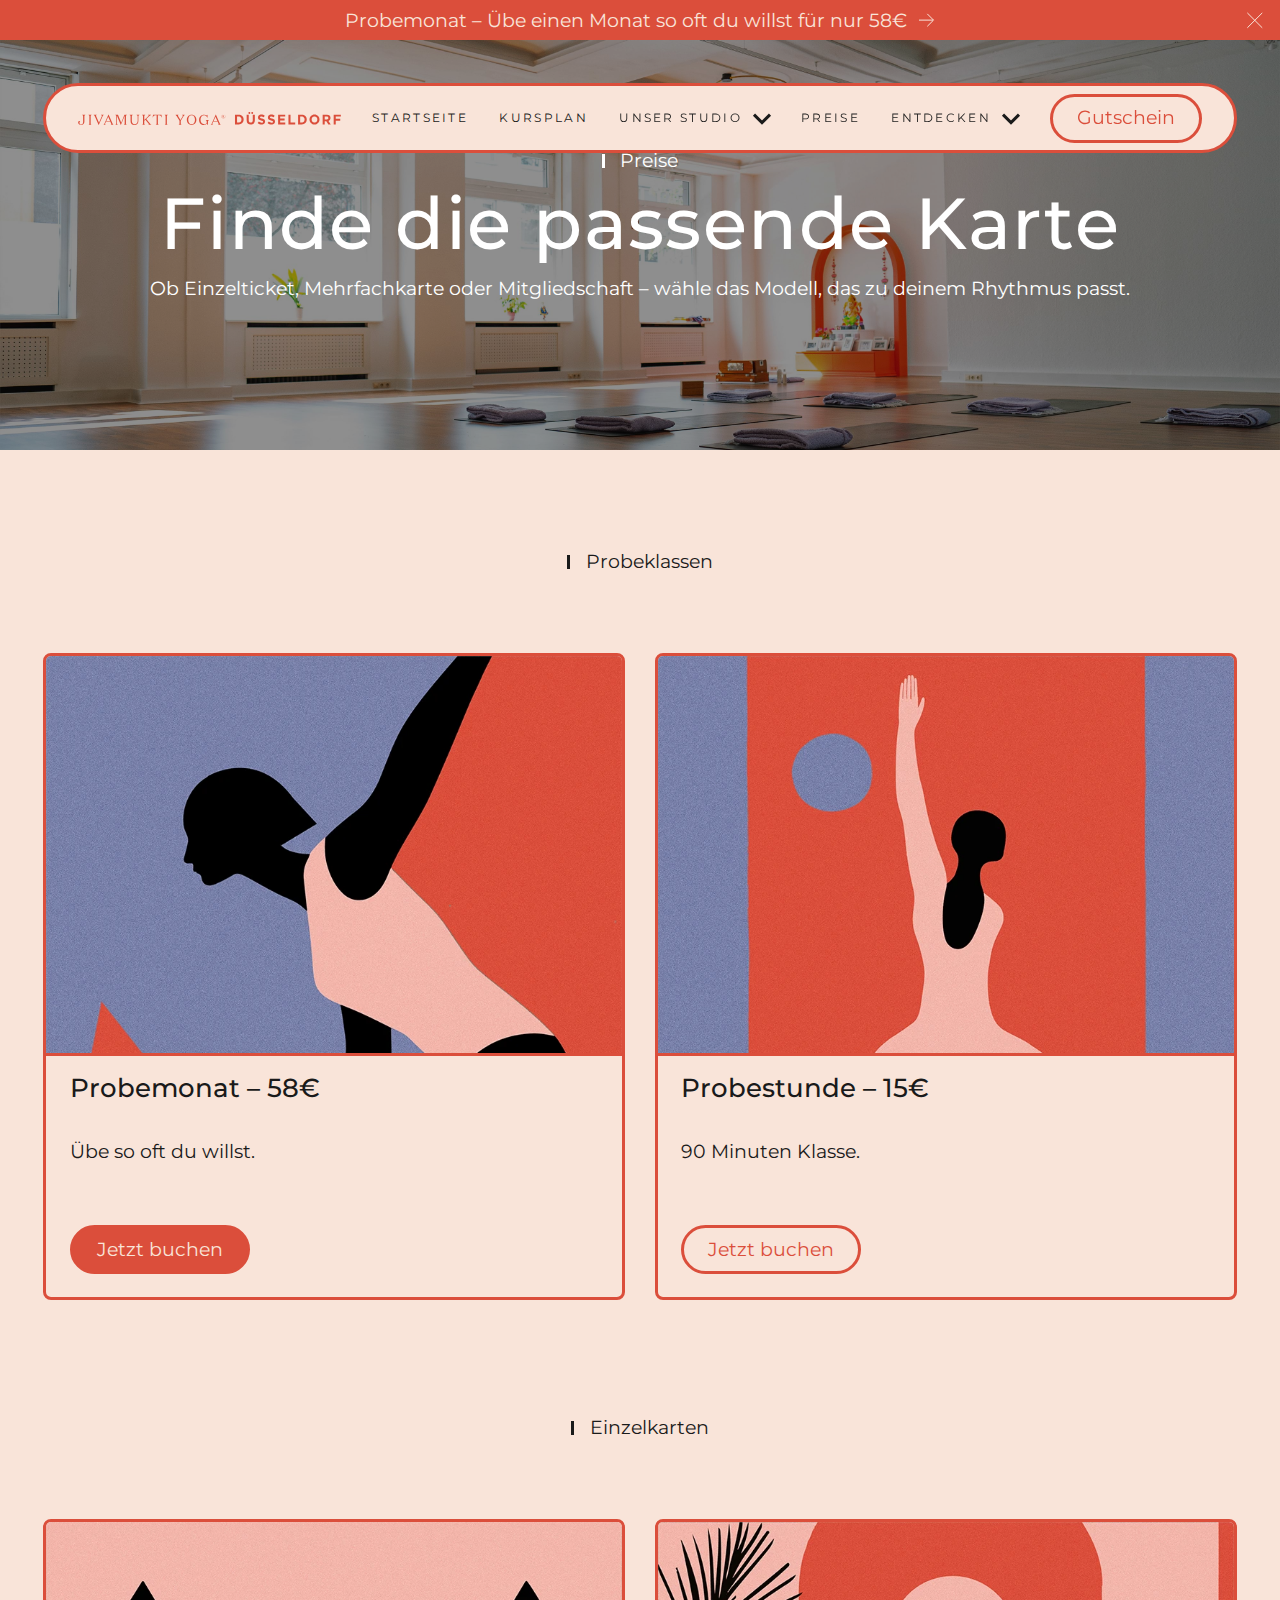
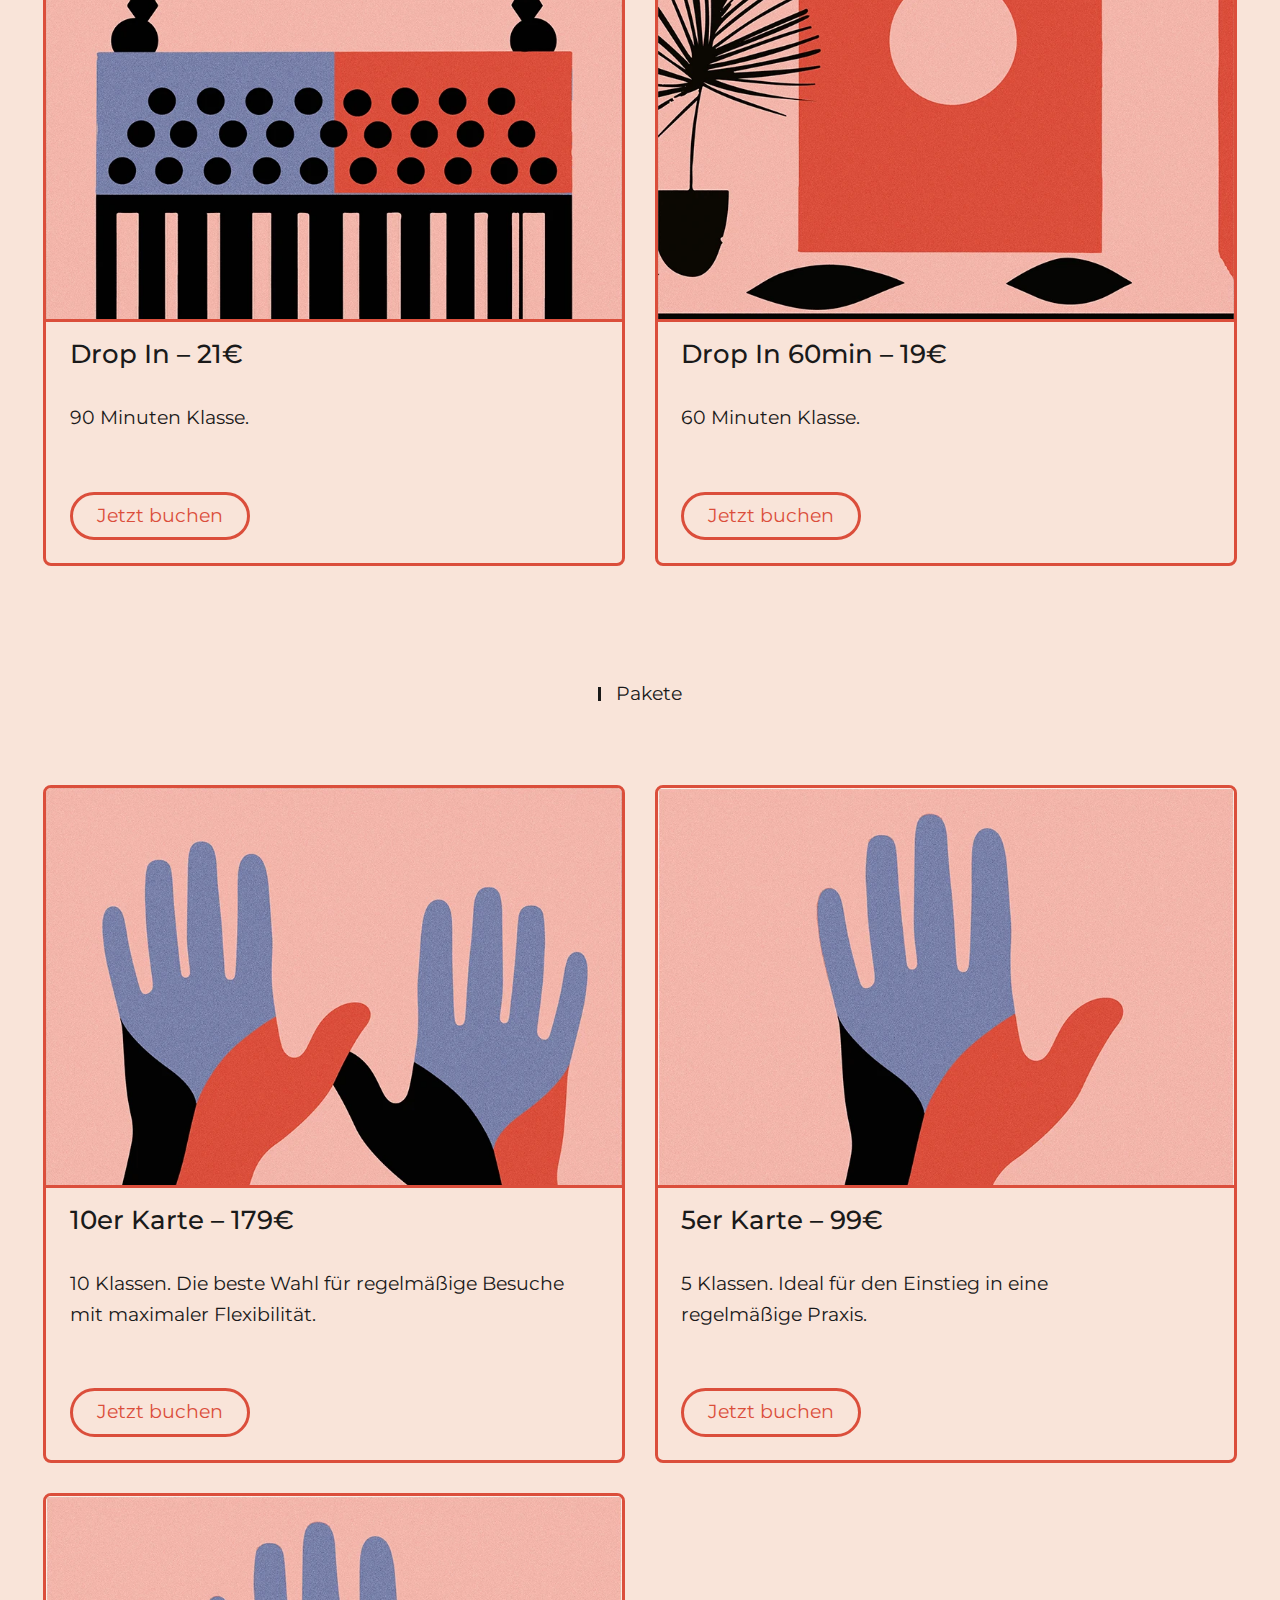
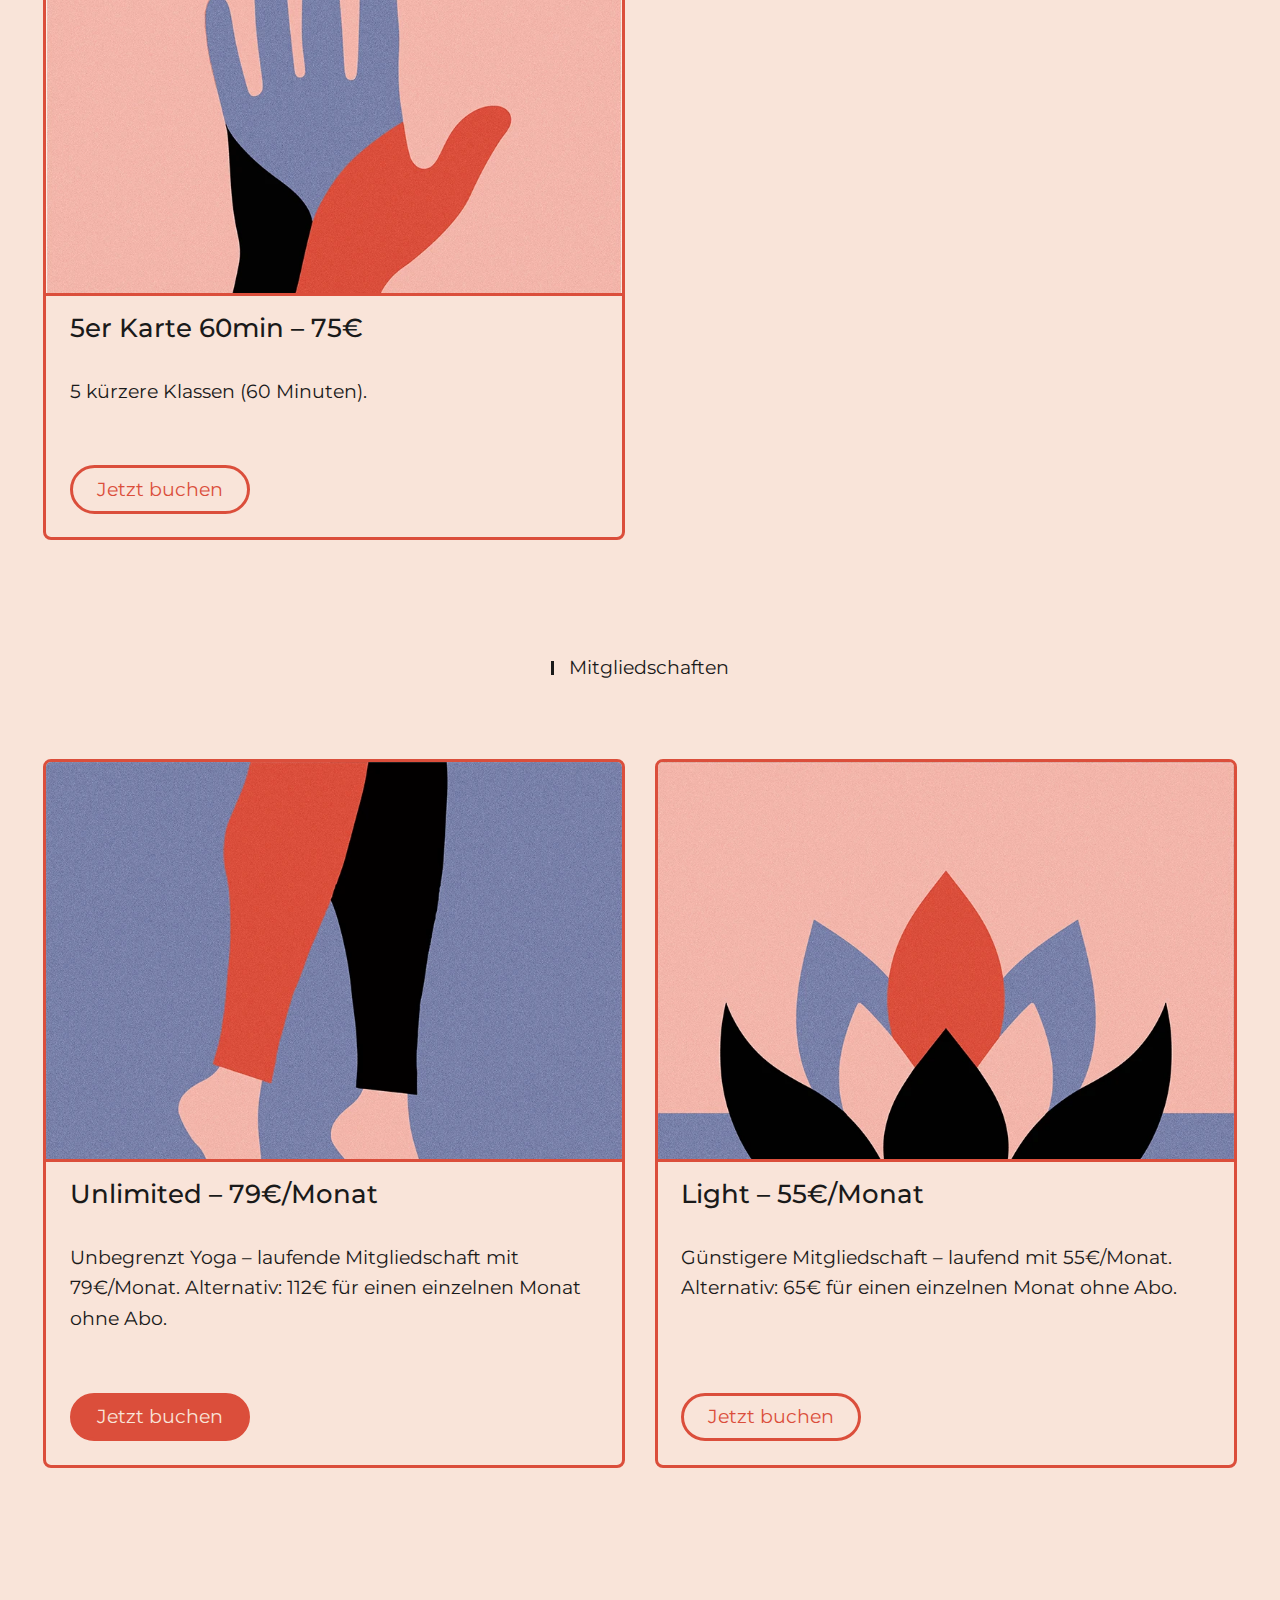
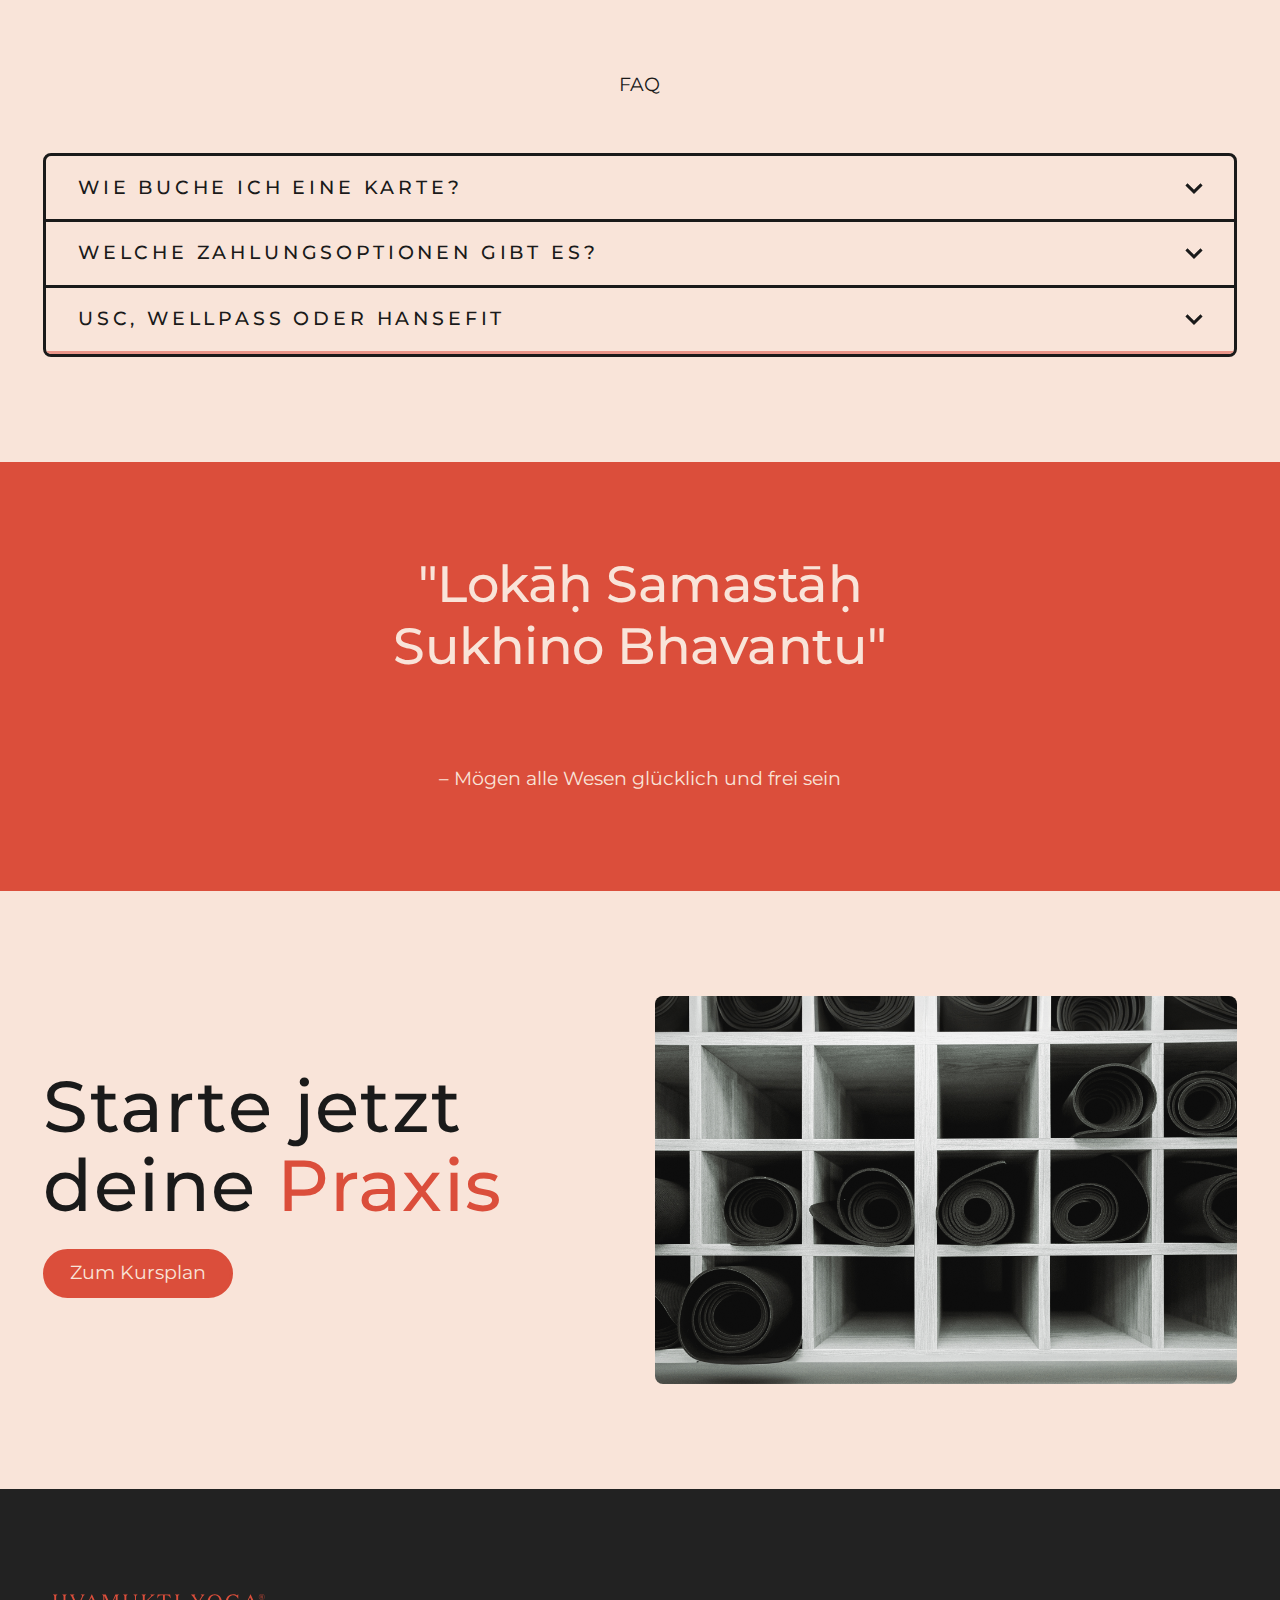
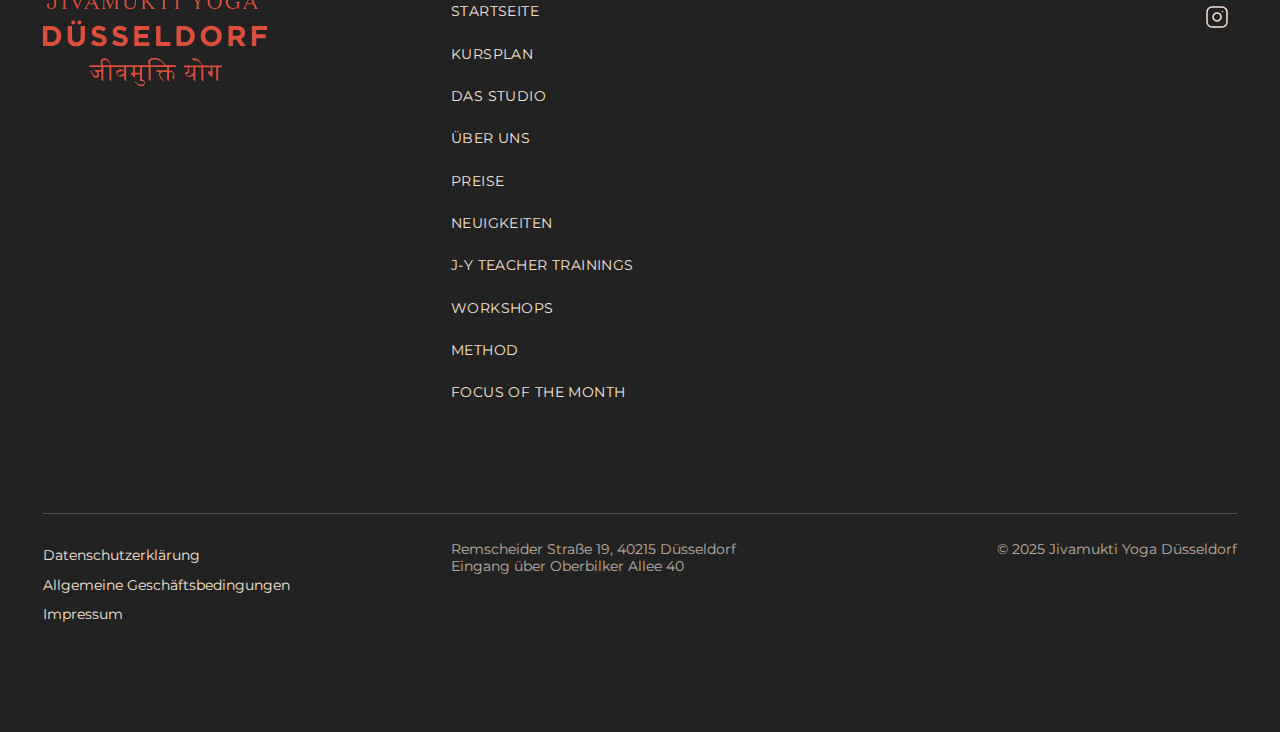
<file: prices.html>
<!DOCTYPE html>
<html lang="de">
<head>
  <meta charset="utf-8">
  <title>Preise | Jivamukti Yoga Düsseldorf</title>
  <meta content="Preise – Finde die passende Karte oder Mitgliedschaft bei Jivamukti Yoga Düsseldorf." name="description">
  <meta content="width=device-width, initial-scale=1" name="viewport">
  <link rel="preconnect" href="https://fonts.googleapis.com">
  <link rel="preconnect" href="https://fonts.gstatic.com" crossorigin>
  <link href="https://fonts.googleapis.com/css2?family=Montserrat:ital,wght@0,100..900;1,100..900&display=swap" rel="stylesheet">
  <link href="css/normalize.css" rel="stylesheet" type="text/css">
  <link href="css/webflow.css" rel="stylesheet" type="text/css">
  <link href="css/jivamukti-dusseldorf.webflow.css" rel="stylesheet" type="text/css">
  <link href="css/jivamukti.css" rel="stylesheet" type="text/css">
  <link href="assets/icons/favicon.png" rel="shortcut icon" type="image/x-icon">
  <script>!function(o,c){var n=c.documentElement,t=" w-mod-";n.className+=t+"js",("ontouchstart"in o||o.DocumentTouch&&c instanceof DocumentTouch)&&(n.className+=t+"touch")}(window,document);</script>
</head>
<body class="u-theme-light">
  <div class="page_wrap">

    <!-- ================================================================
         GLOBAL STYLES EMBED
         ================================================================ -->
    <div class="u-position-fixed">
      <div class="w-embed">
        <style>
::before, ::after { box-sizing: border-box; }
.w-embed:before, .w-embed:after,
.w-richtext:before, .w-richtext:after { content: unset; }
html { background-color: var(--_theme---background); }
button { background-color: unset; padding: unset; text-align: inherit; }
button:not(:disabled) { cursor: pointer; }
video { width: 100%; object-fit: cover; }
svg { max-width: 100%; }
@media (prefers-color-scheme: light) { option { color: black; } }
img::selection { background: transparent; }
body { font-smoothing: antialiased; -webkit-font-smoothing: antialiased; }
a:not([class]) { text-decoration: underline; }
p,blockquote,label { font-family: inherit; font-size: inherit; font-weight: inherit; line-height: inherit; letter-spacing: inherit; text-transform: inherit; text-wrap: inherit; margin-top: 0; margin-bottom: 0; }
select:has(option[value=""]:checked) { color: color-mix(in lab, currentcolor 60%, transparent) }
::selection { background-color: var(--_theme---selection--background); color: var(--_theme---selection--text); }
:is(.u-margin-trim,.w-richtext,.u-content-wrapper,[class*="u-container"],[class*="u-layout-column"]) > :not(:not(.w-condition-invisible,.u-cover-absolute,.u-ignore-trim) ~ :not(.w-condition-invisible,.u-cover-absolute,.u-ignore-trim)),
:is(.u-margin-trim,.w-richtext,.u-content-wrapper,[class*="u-container"],[class*="u-layout-column"]) > :not(:not(.w-condition-invisible,.u-cover-absolute,.u-ignore-trim) ~ :not(.w-condition-invisible,.u-cover-absolute,.u-ignore-trim)).u-display-contents > :first-child { margin-top: 0; }
:is(.u-margin-trim,.w-richtext,.u-content-wrapper,[class*="u-container"],[class*="u-layout-column"]) > :not(:has(~ :not(.w-condition-invisible,.u-cover-absolute,.u-ignore-trim))),
:is(.u-margin-trim,.w-richtext,.u-content-wrapper,[class*="u-container"],[class*="u-layout-column"]) > :not(:has(~ :not(.w-condition-invisible,.u-cover-absolute,.u-ignore-trim))).u-display-contents > :last-child { margin-bottom: 0; }
:not(.u-text-trim-off) > :is(h1,h2,h3,h4,h5,h6,p):not(.u-text-trim-off,:has([class*="u-text-style-"]))::before,
[class*="u-text-style-"]:not(.u-text-trim-off,:has(h1,h2,h3,h4,h5,h6,p))::before { content: ""; display: table; margin-bottom: calc(-0.5lh + var(--_text-style---trim-top)); }
:not(.u-text-trim-off) > :is(h1,h2,h3,h4,h5,h6,p):not(.u-text-trim-off,:has([class*="u-text-style-"]))::after,
[class*="u-text-style-"]:not(.u-text-trim-off,:has(h1,h2,h3,h4,h5,h6,p))::after { content: ""; display: table; margin-bottom: calc(-0.5lh + var(--_text-style---trim-bottom)); }
.w-richtext a { position: relative; z-index: 4; }
[class*="u-line-clamp"]:not(.w-richtext), [class*="u-line-clamp"].w-richtext > * { display: -webkit-box; -webkit-line-clamp: 1; -webkit-box-orient: vertical; overflow: hidden; }
[class*="u-line-clamp"].w-richtext > :not(:first-child) { display: none; }
.u-line-clamp-2:not(.w-richtext), .u-line-clamp-2.w-richtext > * { -webkit-line-clamp: 2; }
.u-line-clamp-3:not(.w-richtext), .u-line-clamp-3.w-richtext > * { -webkit-line-clamp: 3; }
.u-line-clamp-4:not(.w-richtext), .u-line-clamp-4.w-richtext > * { -webkit-line-clamp: 4; }
.u-heading > *, .u-text > * { width: 100%; max-width: inherit !important; margin-inline: 0 !important; margin-top: 0 !important; }
.u-background-slot > * { position: absolute; top: 0; left: 0; width: 100%; height: 100%; aspect-ratio: unset !important; }
.u-alignment-inherit > * { text-align: inherit; justify-content: inherit; align-items: inherit; }
.u-hide-if-empty:empty, .u-hide-if-empty:has(> *):not(:has(> :not(.w-condition-invisible))) { display: none !important; }
a, button, :where([tabindex]), input { outline-offset: var(--focus--offset-outer); }
a:focus-visible, button:focus-visible, [tabindex]:focus-visible, input:focus-visible { outline-color: var(--_theme---text); outline-width: var(--focus--width); outline-style: solid; }
[data-button]:has(button:disabled) { opacity: 0.5; pointer-events: none; }
.u-section:has(> .u-section-spacer) { padding-top: 0; padding-bottom: 0; }
        </style>
      </div>
    </div>

    <!-- ================================================================
         NAVIGATION (Lumos nav_component)
         ================================================================ -->
    <div data-wf--nav--nav-position="overlap" class="nav_component w-variant-dd866659-1d7d-6447-6461-66ca86ca367f">
      <!-- Nav Embedded CSS -->
      <div class="u-embed-css w-embed">
        <style>
:root {
  --nav--menu-open-duration: 400ms;
  --nav--menu-close-duration: 400ms;
}
body:has(.nav_component .w-nav-button.w--open):not(:has(.nav_desktop_wrap:not(.w-condition-invisible))) { overflow: hidden; }
@media (width < 65em) {
  body:has(.nav_component .w-nav-button.w--open) { overflow: hidden; }
}
@container (min-width: 65em) {
  .nav_desktop_wrap, .nav_dropdown_backdrop { display: block; }
  .nav_desktop_wrap:not(.w-condition-invisible) ~ .nav_mobile_wrap, .nav_desktop_wrap:not(.w-condition-invisible) ~ .nav_menu_backdrop { display: none; }
}
@keyframes menuOpen {
  from { clip-path: polygon(0 0, 100% 0, 100% 0, 0 0); }
  to { clip-path: polygon(0 0, 100% 0, 100% 100%, 0 100%); }
}
@keyframes menuClose {
  from { clip-path: polygon(0 0, 100% 0, 100% 100%, 0 100%); }
  to { clip-path: polygon(0 0, 100% 0, 100% 0, 0 0); }
}
.nav_component:has(.w-nav-button.w--open) .w-nav-menu {
  animation: menuOpen var(--nav--menu-open-duration) ease-in-out forwards;
}
.nav_component:has(.w-nav-button:not(.w--open)) .w-nav-menu {
  animation: menuClose var(--nav--menu-close-duration) ease-in-out forwards;
}
.nav_component .w-nav-overlay {
  top: 0;
  min-height: 100vh;
}
.nav_menu_backdrop {
  transition: opacity var(--nav--menu-close-duration);
}
.nav_component:has(.w-nav-button.w--open) .nav_menu_backdrop {
  opacity: 1;
}
html:has(.nav_banner_wrap:not(.w-condition-invisible)):not(.hide-nav-banner) {
  --nav--height-total: calc(var(--nav--banner-height) + var(--nav--height) + var(--nav--spacing-outer-vertical));
}
.hide-nav-banner .nav_banner_wrap {
  display: none;
}
/* Scroll-based banner hide */
.nav_banner_wrap {
  transition: transform 0.35s ease, opacity 0.35s ease;
}
.scroll-hide-banner:not(.hide-nav-banner) .nav_banner_wrap {
  transform: translateY(-100%);
  opacity: 0;
  pointer-events: none;
}
.scroll-hide-banner:not(.hide-nav-banner) {
  --nav--height-total: calc(var(--nav--height) + var(--nav--spacing-outer-vertical));
}
        </style>
      </div>

      <!-- Skip Link -->
      <a href="#main" class="nav_skip_wrap w-inline-block">
        <div class="nav_skip_text u-text-style-small">Zum Hauptinhalt springen</div>
      </a>

      <!-- Announcement Banner -->
      <div aria-label="Ankündigung" role="region" class="nav_banner_wrap u-theme-brand">
        <div class="nav_banner_contain">
          <a href="prices.html" class="nav_banner_link w-inline-block">
            <div class="nav_banner_text u-line-clamp-1">Probemonat – Übe einen Monat so oft du willst für nur 58€</div>
            <svg xmlns="http://www.w3.org/2000/svg" width="100%" viewBox="0 0 27 24" fill="none" aria-hidden="true" class="nav_banner_svg"><path d="M0 12L24 12" stroke="currentColor" stroke-width="var(--nav--icon-thickness)" vector-effect="non-scaling-stroke"></path><path d="M14 1.5L24.5 12L14 22.5" stroke="currentColor" stroke-width="var(--nav--icon-thickness)" vector-effect="non-scaling-stroke"></path></svg>
          </a>
          <button role="button" class="nav_banner_close_wrap">
            <svg xmlns="http://www.w3.org/2000/svg" width="100%" viewBox="0 0 20 19" fill="none" aria-hidden="true" class="nav_banner_close_svg"><path d="M1.51471 1.01465L18.4853 17.9852" stroke="currentColor" stroke-width="var(--nav--icon-thickness)" vector-effect="non-scaling-stroke"></path><path d="M1.51471 17.9851L18.4853 1.01454" stroke="currentColor" stroke-width="var(--nav--icon-thickness)" vector-effect="non-scaling-stroke"></path></svg>
            <span class="nav_screen-reader-text">Ankündigung schließen</span>
          </button>
        </div>
      </div>

      <!-- Desktop Navigation -->
      <header class="nav_desktop_wrap">
        <div class="nav_desktop_contain">
          <div class="nav_desktop_layout">
            <a aria-label="Startseite" href="index.html" class="nav_desktop_logo w-inline-block">
              <div class="u-max-width-full">
                <img src="assets/images/Logos/Horizontal Logo - Tigerlily - Light.svg" alt="Jivamukti Yoga Düsseldorf" class="nav_logo_image">
              </div>
            </a>
            <nav aria-label="Hauptnavigation" data-wf--menu--variant="desktop" class="nav_links_component w-variant-23049969-09ac-2789-520b-3c6ae895bbc6">
              <ul role="list" class="nav_links_wrap w-variant-23049969-09ac-2789-520b-3c6ae895bbc6 w-list-unstyled">
                <li class="nav_links_item"><a href="index.html" class="nav_links_link w-variant-23049969-09ac-2789-520b-3c6ae895bbc6 w-inline-block"><div class="nav_links_text">Startseite</div></a></li>
                <li class="nav_links_item"><a href="schedule.html" class="nav_links_link w-variant-23049969-09ac-2789-520b-3c6ae895bbc6 w-inline-block"><div class="nav_links_text">Kursplan</div></a></li>
                <li class="nav_links_item">
                  <div data-delay="400" data-hover="true" class="nav_dropdown_component w-dropdown">
                    <div data-state="expanded" class="nav_links_link w-variant-23049969-09ac-2789-520b-3c6ae895bbc6 w-dropdown-toggle">
                      <div class="nav_links_text">Unser Studio</div>
                      <div class="nav_links_svg"><svg data-wf--icon-arrow--direction="bottom" viewbox="0 0 66 70" fill="none" width="100%" height="100%" aria-hidden="true" class="u-svg w-variant-caa8b8e9-e8ec-6eb3-4526-30f19f7326f5"><path d="M17 2L50 34.9999L17 68" class="u-path"></path></svg></div>
                    </div>
                    <nav class="nav_dropdown_main_wrap w-variant-23049969-09ac-2789-520b-3c6ae895bbc6 w-dropdown-list">
                      <div class="nav_dropdown_main_content">
                        <div data-lenis-prevent="" class="nav_dropdown_main_scroll w-variant-23049969-09ac-2789-520b-3c6ae895bbc6">
                          <ul role="list" class="nav_dropdown_list">
                            <li class="nav_dropdown_item"><a href="studio.html" class="nav_dropdown_link w-variant-23049969-09ac-2789-520b-3c6ae895bbc6 w-inline-block"><div class="nav_dropdown_text">Das Studio</div></a></li>
                            <li class="nav_dropdown_item"><a href="about.html" class="nav_dropdown_link w-variant-23049969-09ac-2789-520b-3c6ae895bbc6 w-inline-block"><div class="nav_dropdown_text">Über Uns</div></a></li>
                          </ul>
                        </div>
                      </div>
                    </nav>
                  </div>
                </li>
                <li class="nav_links_item"><a href="prices.html" data-state="current" class="nav_links_link w-variant-23049969-09ac-2789-520b-3c6ae895bbc6 w-inline-block"><div class="nav_links_text">Preise</div></a></li>
                <li class="nav_links_item">
                  <div data-delay="400" data-hover="true" class="nav_dropdown_component w-dropdown">
                    <div data-state="expanded" class="nav_links_link w-variant-23049969-09ac-2789-520b-3c6ae895bbc6 w-dropdown-toggle">
                      <div class="nav_links_text">Entdecken</div>
                      <div class="nav_links_svg"><svg data-wf--icon-arrow--direction="bottom" viewbox="0 0 66 70" fill="none" width="100%" height="100%" aria-hidden="true" class="u-svg w-variant-caa8b8e9-e8ec-6eb3-4526-30f19f7326f5"><path d="M17 2L50 34.9999L17 68" class="u-path"></path></svg></div>
                    </div>
                    <nav class="nav_dropdown_main_wrap w-variant-23049969-09ac-2789-520b-3c6ae895bbc6 w-dropdown-list">
                      <div class="nav_dropdown_main_content">
                        <div data-lenis-prevent="" class="nav_dropdown_main_scroll w-variant-23049969-09ac-2789-520b-3c6ae895bbc6">
                          <ul role="list" class="nav_dropdown_list">
                            <li class="nav_dropdown_item"><a href="news.html" class="nav_dropdown_link w-variant-23049969-09ac-2789-520b-3c6ae895bbc6 w-inline-block"><div class="nav_dropdown_text">Neuigkeiten</div></a></li>
                            <li class="nav_dropdown_item"><a href="events.html" class="nav_dropdown_link w-variant-23049969-09ac-2789-520b-3c6ae895bbc6 w-inline-block"><div class="nav_dropdown_text">J-Y Teacher Trainings</div></a></li>
                            <li class="nav_dropdown_item"><a href="workshops.html" class="nav_dropdown_link w-variant-23049969-09ac-2789-520b-3c6ae895bbc6 w-inline-block"><div class="nav_dropdown_text">Workshops</div></a></li>
                            <li class="nav_dropdown_item"><a href="method.html" class="nav_dropdown_link w-variant-23049969-09ac-2789-520b-3c6ae895bbc6 w-inline-block"><div class="nav_dropdown_text">Method</div></a></li>
                            <li class="nav_dropdown_item"><a href="https://jivamuktiyoga.com/focus-of-the-month/" target="_blank" rel="noopener" class="nav_dropdown_link w-variant-23049969-09ac-2789-520b-3c6ae895bbc6 w-inline-block"><div class="nav_dropdown_text">Focus of the Month</div></a></li>
                          </ul>
                        </div>
                      </div>
                    </nav>
                  </div>
                </li>
              </ul>
              <ul role="list" class="nav_actions_wrap w-variant-23049969-09ac-2789-520b-3c6ae895bbc6 w-list-unstyled">
                <li class="nav_buttons_item is-main w-variant-23049969-09ac-2789-520b-3c6ae895bbc6">
                  <div data-wf--button-main--variant="secondary" class="button_main_wrap" data-button=" " data-trigger="hover focus">
                    <div class="clickable_wrap u-cover-absolute">
                      <a href="#gutschein" aria-label="Gutschein kaufen" class="clickable_link w-inline-block"></a>
                    </div>
                    <div class="button_main_element w-variant-e85564cd-af30-a478-692b-71732aefb3ab">
                      <div aria-hidden="true" class="button_main_text u-text-style-main">Gutschein</div>
                      <div class="button_main_icon u-hide-if-empty"></div>
                    </div>
                  </div>
                </li>
              </ul>
            </nav>
          </div>
        </div>
      </header>

      <!-- Mobile Navigation -->
      <div data-animation="default" data-collapse="all" data-duration="400" data-easing="ease" data-easing2="ease" role="banner" class="nav_mobile_wrap w-nav">
        <div class="nav_mobile_contain">
          <div class="nav_mobile_layout">
            <a aria-label="Startseite" href="index.html" class="nav_mobile_logo w-inline-block">
              <div class="u-max-width-full">
                <img src="assets/images/Logos/Horizontal Logo - Tigerlily - Light.svg" alt="Jivamukti Yoga Düsseldorf" class="nav_logo_image">
              </div>
            </a>
            <nav role="navigation" class="nav_mobile_menu_wrap w-nav-menu">
              <div data-lenis-prevent="" class="nav_mobile_menu_scroll">
                <nav aria-label="Hauptnavigation" data-wf--menu--variant="mobile" class="nav_links_component">
                  <ul role="list" class="nav_links_wrap w-list-unstyled">
                    <li class="nav_links_item"><a href="index.html" class="nav_links_link w-inline-block"><div class="nav_links_text">Startseite</div></a></li>
                    <li class="nav_links_item"><a href="schedule.html" class="nav_links_link w-inline-block"><div class="nav_links_text">Kursplan</div></a></li>
                    <li class="nav_links_item">
                      <div data-delay="400" data-hover="false" class="nav_dropdown_component w-dropdown">
                        <div data-state="expanded" class="nav_links_link w-dropdown-toggle">
                          <div class="nav_links_text">Unser Studio</div>
                          <div class="nav_links_svg"><svg data-wf--icon-arrow--direction="bottom" viewbox="0 0 66 70" fill="none" width="100%" height="100%" aria-hidden="true" class="u-svg w-variant-caa8b8e9-e8ec-6eb3-4526-30f19f7326f5"><path d="M17 2L50 34.9999L17 68" class="u-path"></path></svg></div>
                        </div>
                        <nav class="nav_dropdown_main_wrap w-dropdown-list">
                          <div class="nav_dropdown_main_content">
                            <div data-lenis-prevent="" class="nav_dropdown_main_scroll">
                              <ul role="list" class="nav_dropdown_list">
                                <li class="nav_dropdown_item"><a href="studio.html" class="nav_dropdown_link w-inline-block"><div class="nav_dropdown_text">Das Studio</div></a></li>
                                <li class="nav_dropdown_item"><a href="about.html" class="nav_dropdown_link w-inline-block"><div class="nav_dropdown_text">Über Uns</div></a></li>
                              </ul>
                            </div>
                          </div>
                        </nav>
                      </div>
                    </li>
                    <li class="nav_links_item"><a href="prices.html" data-state="current" class="nav_links_link w-inline-block"><div class="nav_links_text">Preise</div></a></li>
                    <li class="nav_links_item">
                      <div data-delay="400" data-hover="false" class="nav_dropdown_component w-dropdown">
                        <div data-state="expanded" class="nav_links_link w-dropdown-toggle">
                          <div class="nav_links_text">Entdecken</div>
                          <div class="nav_links_svg"><svg data-wf--icon-arrow--direction="bottom" viewbox="0 0 66 70" fill="none" width="100%" height="100%" aria-hidden="true" class="u-svg w-variant-caa8b8e9-e8ec-6eb3-4526-30f19f7326f5"><path d="M17 2L50 34.9999L17 68" class="u-path"></path></svg></div>
                        </div>
                        <nav class="nav_dropdown_main_wrap w-dropdown-list">
                          <div class="nav_dropdown_main_content">
                            <div data-lenis-prevent="" class="nav_dropdown_main_scroll">
                              <ul role="list" class="nav_dropdown_list">
                                <li class="nav_dropdown_item"><a href="news.html" class="nav_dropdown_link w-inline-block"><div class="nav_dropdown_text">Neuigkeiten</div></a></li>
                                <li class="nav_dropdown_item"><a href="events.html" class="nav_dropdown_link w-inline-block"><div class="nav_dropdown_text">J-Y Teacher Trainings</div></a></li>
                                <li class="nav_dropdown_item"><a href="workshops.html" class="nav_dropdown_link w-inline-block"><div class="nav_dropdown_text">Workshops</div></a></li>
                                <li class="nav_dropdown_item"><a href="method.html" class="nav_dropdown_link w-inline-block"><div class="nav_dropdown_text">Method</div></a></li>
                                <li class="nav_dropdown_item"><a href="https://jivamuktiyoga.com/focus-of-the-month/" target="_blank" rel="noopener" class="nav_dropdown_link w-inline-block"><div class="nav_dropdown_text">Focus of the Month</div></a></li>
                              </ul>
                            </div>
                          </div>
                        </nav>
                      </div>
                    </li>
                  </ul>
                  <ul role="list" class="nav_actions_wrap w-list-unstyled">
                    <li class="nav_buttons_item is-main">
                      <div data-wf--button-main--variant="secondary" class="button_main_wrap" data-button=" " data-trigger="hover focus">
                        <div class="clickable_wrap u-cover-absolute">
                          <a href="#gutschein" aria-label="Gutschein kaufen" class="clickable_link w-inline-block"></a>
                        </div>
                        <div class="button_main_element w-variant-e85564cd-af30-a478-692b-71732aefb3ab">
                          <div aria-hidden="true" class="button_main_text u-text-style-main">Gutschein</div>
                          <div class="button_main_icon u-hide-if-empty"></div>
                        </div>
                      </div>
                    </li>
                  </ul>
                </nav>
              </div>
            </nav>
            <div data-state="open" class="nav_button_wrap w-nav-button">
              <div class="nav_button_layout">
                <div class="nav_button_line is-1"></div>
                <div class="nav_button_line is-2"></div>
              </div>
            </div>
          </div>
        </div>
      </div>

      <!-- Backdrops -->
      <div class="nav_dropdown_backdrop"></div>
      <div class="nav_menu_backdrop"></div>

      <!-- Nav Embedded JS -->
      <div class="u-embed-js w-embed w-script">
        <script>
if (sessionStorage.getItem("hide-nav-banner") === "true") {
  document.documentElement.classList.add("hide-nav-banner");
}
document.addEventListener("DOMContentLoaded", function () {
  document.querySelectorAll(".nav_banner_close_wrap").forEach((button) => {
    button.addEventListener("click", function () {
      sessionStorage.setItem("hide-nav-banner", "true");
      document.documentElement.classList.add("hide-nav-banner");
    });
  });
  document.querySelectorAll(".nav_skip_wrap").forEach(function (link) {
    const target = document.querySelector("main");
    if (!target) return;
    link.addEventListener("click", function () {
      target.setAttribute("tabindex", "-1");
      target.focus();
    });
  });

  // Banner: hide on scroll down, show when near top or hovering top zone
  var lastScrollY = 0;
  var scrollThreshold = 80;
  var hoverZoneHeight = 60;
  var html = document.documentElement;

  window.addEventListener("scroll", function () {
    var currentY = window.scrollY;
    if (currentY > scrollThreshold) {
      html.classList.add("scroll-hide-banner");
    } else {
      html.classList.remove("scroll-hide-banner");
    }
    lastScrollY = currentY;
  }, { passive: true });

  document.addEventListener("mousemove", function (e) {
    if (e.clientY <= hoverZoneHeight && window.scrollY > 0) {
      html.classList.remove("scroll-hide-banner");
    }
  }, { passive: true });

  document.addEventListener("mouseleave", function () {
    if (window.scrollY > scrollThreshold) {
      html.classList.add("scroll-hide-banner");
    }
  });
});
        </script>
      </div>
    </div>

    <!-- ================================================================
         MAIN CONTENT
         ================================================================ -->
    <main id="main" class="page_main">

      <!-- HERO SECTION -->
      <section data-wf--section--variant="dark" class="u-section w-variant-857e5430-97c7-deb6-3c1a-d3063f9fe2c7 u-min-height-half">
        <div class="u-background-slot">
          <div data-wf--visual-image--variant="wide-16-9" class="u-image-wrapper w-variant-27d05669-180c-3169-9b64-0eda31f8d4d3">
            <img src="assets/images/home-hero.jpg" loading="eager" alt="Preise Jivamukti Yoga Düsseldorf" class="u-image">
          </div>
          <div data-wf--media-overlay--variant="base" class="u-overlay" data-number="55" style="--number: 55"></div>
        </div>
        <div data-wf--spacer--variant="main" class="u-section-spacer w-variant-60a7ad7d-02b0-6682-95a5-2218e6fd1490 u-ignore-trim"></div>
        <div class="u-container u-alignment-center">
          <div data-wf--layout--variant="stack-centered" class="u-layout-wrapper">
            <div class="u-layout">
              <div class="u-layout-column-1 w-variant-d69d5003-e9bc-b347-4e02-eb46976beb1c">
                <div class="u-eyebrow-wrapper">
                  <div class="u-eyebrow-layout">
                    <div class="u-eyebrow-marker"></div>
                    <div class="u-eyebrow-text u-text-style-main w-richtext">
                      <p>Preise</p>
                    </div>
                  </div>
                </div>
                <div data-number="20" data-wf--typography-heading--variant="h1" class="u-heading w-variant-3ddfa43e-abc1-422e-6e6d-23dfb7da71f3 w-richtext">
                  <h1>Finde die passende Karte</h1>
                </div>
                <div data-number="60" data-wf--typography-paragraph--variant="inherit" class="u-text u-rich-text w-richtext">
                  <p>Ob Einzelticket, Mehrfachkarte oder Mitgliedschaft – wähle das Modell, das zu deinem Rhythmus passt.</p>
                </div>
              </div>
            </div>
          </div>
        </div>
        <div data-wf--spacer--variant="main" class="u-section-spacer w-variant-60a7ad7d-02b0-6682-95a5-2218e6fd1490 u-ignore-trim"></div>
      </section>

      <!-- PRICING CARDS -->
      <section class="u-section feature_section">
        <div data-wf--spacer--variant="main" class="u-section-spacer w-variant-60a7ad7d-02b0-6682-95a5-2218e6fd1490 u-ignore-trim"></div>
        <div class="u-container">
          <!-- Probeklassen -->
          <div class="u-eyebrow-wrapper u-margin-bottom-4">
            <div class="u-eyebrow-layout">
              <div class="u-eyebrow-marker"></div>
              <div class="u-eyebrow-text u-text-style-main w-richtext"><p>Probeklassen</p></div>
            </div>
          </div>
          <div class="feature_cards_grid">
            <div class="feature_card_wrap">
              <div class="feature_card_image_wrap">
                <img src="assets/images/pricing/online.webp" alt="Probemonat" loading="lazy">
              </div>
              <div class="feature_card_divider"></div>
              <div data-wf--typography-heading--variant="h4" class="u-heading w-variant-93e8af18-8413-e3ac-0442-72629401a3db">
                <h4>Probemonat – 58&euro;</h4>
              </div>
              <div class="feature_card_content">
                <div class="u-text">
                  <p>Übe so oft du willst.</p>
                </div>
              </div>
              <div class="feature_card_cta">
                <div data-wf--button-main--variant="primary" class="button_main_wrap" data-button=" " data-trigger="hover focus">
                  <div class="clickable_wrap u-cover-absolute">
                    <a href="https://momence.com/u/jivamukti-centre-dusseldorf-3qzIrc" target="_blank" rel="noopener" aria-label="Jetzt buchen" class="clickable_link w-inline-block"></a>
                  </div>
                  <div class="button_main_element">
                    <div aria-hidden="true" class="button_main_text u-text-style-main">Jetzt buchen</div>
                  </div>
                </div>
              </div>
            </div>
            <div class="feature_card_wrap">
              <div class="feature_card_image_wrap">
                <img src="assets/images/pricing/dance-tech.webp" alt="Probestunde" loading="lazy">
              </div>
              <div class="feature_card_divider"></div>
              <div data-wf--typography-heading--variant="h4" class="u-heading w-variant-93e8af18-8413-e3ac-0442-72629401a3db">
                <h4>Probestunde – 15&euro;</h4>
              </div>
              <div class="feature_card_content">
                <div class="u-text">
                  <p>90 Minuten Klasse.</p>
                </div>
              </div>
              <div class="feature_card_cta">
                <div data-wf--button-main--variant="secondary" class="button_main_wrap" data-button=" " data-trigger="hover focus">
                  <div class="clickable_wrap u-cover-absolute">
                    <a href="https://momence.com/u/jivamukti-centre-dusseldorf-3qzIrc" target="_blank" rel="noopener" aria-label="Jetzt buchen" class="clickable_link w-inline-block"></a>
                  </div>
                  <div class="button_main_element w-variant-e85564cd-af30-a478-692b-71732aefb3ab">
                    <div aria-hidden="true" class="button_main_text u-text-style-main">Jetzt buchen</div>
                  </div>
                </div>
              </div>
            </div>
          </div>

          <!-- Einzelkarten -->
          <div class="u-eyebrow-wrapper u-margin-top-8 u-margin-bottom-4">
            <div class="u-eyebrow-layout">
              <div class="u-eyebrow-marker"></div>
              <div class="u-eyebrow-text u-text-style-main w-richtext"><p>Einzelkarten</p></div>
            </div>
          </div>
          <div class="feature_cards_grid">
            <div class="feature_card_wrap">
              <div class="feature_card_image_wrap">
                <img src="assets/images/pricing/techno.webp" alt="Drop In" loading="lazy">
              </div>
              <div class="feature_card_divider"></div>
              <div data-wf--typography-heading--variant="h4" class="u-heading w-variant-93e8af18-8413-e3ac-0442-72629401a3db">
                <h4>Drop In – 21&euro;</h4>
              </div>
              <div class="feature_card_content">
                <div class="u-text">
                  <p>90 Minuten Klasse.</p>
                </div>
              </div>
              <div class="feature_card_cta">
                <div data-wf--button-main--variant="secondary" class="button_main_wrap" data-button=" " data-trigger="hover focus">
                  <div class="clickable_wrap u-cover-absolute">
                    <a href="https://momence.com/u/jivamukti-centre-dusseldorf-3qzIrc" target="_blank" rel="noopener" aria-label="Jetzt buchen" class="clickable_link w-inline-block"></a>
                  </div>
                  <div class="button_main_element w-variant-e85564cd-af30-a478-692b-71732aefb3ab">
                    <div aria-hidden="true" class="button_main_text u-text-style-main">Jetzt buchen</div>
                  </div>
                </div>
              </div>
            </div>
            <div class="feature_card_wrap">
              <div class="feature_card_image_wrap">
                <img src="assets/images/pricing/xl.webp" alt="Drop In 60min" loading="lazy">
              </div>
              <div class="feature_card_divider"></div>
              <div data-wf--typography-heading--variant="h4" class="u-heading w-variant-93e8af18-8413-e3ac-0442-72629401a3db">
                <h4>Drop In 60min – 19&euro;</h4>
              </div>
              <div class="feature_card_content">
                <div class="u-text">
                  <p>60 Minuten Klasse.</p>
                </div>
              </div>
              <div class="feature_card_cta">
                <div data-wf--button-main--variant="secondary" class="button_main_wrap" data-button=" " data-trigger="hover focus">
                  <div class="clickable_wrap u-cover-absolute">
                    <a href="https://momence.com/u/jivamukti-centre-dusseldorf-3qzIrc" target="_blank" rel="noopener" aria-label="Jetzt buchen" class="clickable_link w-inline-block"></a>
                  </div>
                  <div class="button_main_element w-variant-e85564cd-af30-a478-692b-71732aefb3ab">
                    <div aria-hidden="true" class="button_main_text u-text-style-main">Jetzt buchen</div>
                  </div>
                </div>
              </div>
            </div>
          </div>

          <!-- Pakete -->
          <div class="u-eyebrow-wrapper u-margin-top-8 u-margin-bottom-4">
            <div class="u-eyebrow-layout">
              <div class="u-eyebrow-marker"></div>
              <div class="u-eyebrow-text u-text-style-main w-richtext"><p>Pakete</p></div>
            </div>
          </div>
          <div class="feature_cards_grid">
            <div class="feature_card_wrap">
              <div class="feature_card_image_wrap">
                <img src="assets/images/pricing/10-class_1.webp" alt="10er Karte" loading="lazy">
              </div>
              <div class="feature_card_divider"></div>
              <div data-wf--typography-heading--variant="h4" class="u-heading w-variant-93e8af18-8413-e3ac-0442-72629401a3db">
                <h4>10er Karte – 179&euro;</h4>
              </div>
              <div class="feature_card_content">
                <div class="u-text">
                  <p>10 Klassen. Die beste Wahl für regelmäßige Besuche mit maximaler Flexibilität.</p>
                </div>
              </div>
              <div class="feature_card_cta">
                <div data-wf--button-main--variant="secondary" class="button_main_wrap" data-button=" " data-trigger="hover focus">
                  <div class="clickable_wrap u-cover-absolute">
                    <a href="https://momence.com/u/jivamukti-centre-dusseldorf-3qzIrc" target="_blank" rel="noopener" aria-label="Jetzt buchen" class="clickable_link w-inline-block"></a>
                  </div>
                  <div class="button_main_element w-variant-e85564cd-af30-a478-692b-71732aefb3ab">
                    <div aria-hidden="true" class="button_main_text u-text-style-main">Jetzt buchen</div>
                  </div>
                </div>
              </div>
            </div>
            <div class="feature_card_wrap">
              <div class="feature_card_image_wrap">
                <img src="assets/images/pricing/5-class.webp" alt="5er Karte" loading="lazy">
              </div>
              <div class="feature_card_divider"></div>
              <div data-wf--typography-heading--variant="h4" class="u-heading w-variant-93e8af18-8413-e3ac-0442-72629401a3db">
                <h4>5er Karte – 99&euro;</h4>
              </div>
              <div class="feature_card_content">
                <div class="u-text">
                  <p>5 Klassen. Ideal für den Einstieg in eine regelmäßige Praxis.</p>
                </div>
              </div>
              <div class="feature_card_cta">
                <div data-wf--button-main--variant="secondary" class="button_main_wrap" data-button=" " data-trigger="hover focus">
                  <div class="clickable_wrap u-cover-absolute">
                    <a href="https://momence.com/u/jivamukti-centre-dusseldorf-3qzIrc" target="_blank" rel="noopener" aria-label="Jetzt buchen" class="clickable_link w-inline-block"></a>
                  </div>
                  <div class="button_main_element w-variant-e85564cd-af30-a478-692b-71732aefb3ab">
                    <div aria-hidden="true" class="button_main_text u-text-style-main">Jetzt buchen</div>
                  </div>
                </div>
              </div>
            </div>
            <div class="feature_card_wrap">
              <div class="feature_card_image_wrap">
                <img src="assets/images/pricing/5-class.webp" alt="5er Karte 60min" loading="lazy">
              </div>
              <div class="feature_card_divider"></div>
              <div data-wf--typography-heading--variant="h4" class="u-heading w-variant-93e8af18-8413-e3ac-0442-72629401a3db">
                <h4>5er Karte 60min – 75&euro;</h4>
              </div>
              <div class="feature_card_content">
                <div class="u-text">
                  <p>5 kürzere Klassen (60 Minuten).</p>
                </div>
              </div>
              <div class="feature_card_cta">
                <div data-wf--button-main--variant="secondary" class="button_main_wrap" data-button=" " data-trigger="hover focus">
                  <div class="clickable_wrap u-cover-absolute">
                    <a href="https://momence.com/u/jivamukti-centre-dusseldorf-3qzIrc" target="_blank" rel="noopener" aria-label="Jetzt buchen" class="clickable_link w-inline-block"></a>
                  </div>
                  <div class="button_main_element w-variant-e85564cd-af30-a478-692b-71732aefb3ab">
                    <div aria-hidden="true" class="button_main_text u-text-style-main">Jetzt buchen</div>
                  </div>
                </div>
              </div>
            </div>
          </div>

          <!-- Mitgliedschaften -->
          <div class="u-eyebrow-wrapper u-margin-top-8 u-margin-bottom-4">
            <div class="u-eyebrow-layout">
              <div class="u-eyebrow-marker"></div>
              <div class="u-eyebrow-text u-text-style-main w-richtext"><p>Mitgliedschaften</p></div>
            </div>
          </div>
          <div class="feature_cards_grid">
            <div class="feature_card_wrap">
              <div class="feature_card_image_wrap">
                <img src="assets/images/pricing/dance.webp" alt="Unlimited Mitgliedschaft" loading="lazy">
              </div>
              <div class="feature_card_divider"></div>
              <div data-wf--typography-heading--variant="h4" class="u-heading w-variant-93e8af18-8413-e3ac-0442-72629401a3db">
                <h4>Unlimited – 79&euro;/Monat</h4>
              </div>
              <div class="feature_card_content">
                <div class="u-text">
                  <p>Unbegrenzt Yoga – laufende Mitgliedschaft mit 79&euro;/Monat. Alternativ: 112&euro; für einen einzelnen Monat ohne Abo.</p>
                </div>
              </div>
              <div class="feature_card_cta">
                <div data-wf--button-main--variant="primary" class="button_main_wrap" data-button=" " data-trigger="hover focus">
                  <div class="clickable_wrap u-cover-absolute">
                    <a href="https://momence.com/u/jivamukti-centre-dusseldorf-3qzIrc" target="_blank" rel="noopener" aria-label="Jetzt buchen" class="clickable_link w-inline-block"></a>
                  </div>
                  <div class="button_main_element">
                    <div aria-hidden="true" class="button_main_text u-text-style-main">Jetzt buchen</div>
                  </div>
                </div>
              </div>
            </div>
            <div class="feature_card_wrap">
              <div class="feature_card_image_wrap">
                <img src="assets/images/pricing/lotus.webp" alt="Light Mitgliedschaft" loading="lazy">
              </div>
              <div class="feature_card_divider"></div>
              <div data-wf--typography-heading--variant="h4" class="u-heading w-variant-93e8af18-8413-e3ac-0442-72629401a3db">
                <h4>Light – 55&euro;/Monat</h4>
              </div>
              <div class="feature_card_content">
                <div class="u-text">
                  <p>Günstigere Mitgliedschaft – laufend mit 55&euro;/Monat. Alternativ: 65&euro; für einen einzelnen Monat ohne Abo.</p>
                </div>
              </div>
              <div class="feature_card_cta">
                <div data-wf--button-main--variant="secondary" class="button_main_wrap" data-button=" " data-trigger="hover focus">
                  <div class="clickable_wrap u-cover-absolute">
                    <a href="https://momence.com/u/jivamukti-centre-dusseldorf-3qzIrc" target="_blank" rel="noopener" aria-label="Jetzt buchen" class="clickable_link w-inline-block"></a>
                  </div>
                  <div class="button_main_element w-variant-e85564cd-af30-a478-692b-71732aefb3ab">
                    <div aria-hidden="true" class="button_main_text u-text-style-main">Jetzt buchen</div>
                  </div>
                </div>
              </div>
            </div>
          </div>
        </div>
        <div data-wf--spacer--variant="main" class="u-section-spacer w-variant-60a7ad7d-02b0-6682-95a5-2218e6fd1490 u-ignore-trim"></div>
      </section>

      <!-- FAQ SECTION -->
      <section id="faq" class="u-section schedule_faq_section">
        <div data-wf--spacer--variant="main" class="u-section-spacer w-variant-60a7ad7d-02b0-6682-95a5-2218e6fd1490 u-ignore-trim"></div>
        <div class="u-container">
          <div class="u-alignment-center">
            <div data-number="20" data-wf--typography-heading--variant="h2" class="u-heading w-variant-efb733fe-c12b-f0b5-d55a-36dc5a46ada5 w-richtext">
              <h2>FAQ</h2>
            </div>
          </div>

          <!-- Accordion -->
          <div data-close-previous="True" data-close-on-second-click="True" data-open-on-hover="False" data-open-by-default="0" class="accordion_wrap">
            <div data-slot="" role="list" class="accordion_list">

              <!-- FAQ 1 -->
              <div data-state="" role="listitem" class="accordion_item">
                <div class="accordion_component">
                  <h3 class="accordion_toggle_heading">
                    <button aria-expanded="false" class="accordion_toggle_button">
                      <span class="accordion_toggle_text u-text-style-h5">Wie buche ich eine Karte?</span>
                      <span class="accordion_toggle_icon"><svg data-wf--icon-arrow--direction="bottom" viewbox="0 0 66 70" fill="none" width="100%" height="100%" aria-hidden="true" class="u-svg w-variant-caa8b8e9-e8ec-6eb3-4526-30f19f7326f5"><path d="M17 2L50 34.9999L17 68" class="u-path"></path></svg></span>
                    </button>
                  </h3>
                  <div class="accordion_content_wrap">
                    <div class="accordion_content_padding">
                      <div class="accordion_content_text u-rich-text w-richtext">
                        <ol>
                          <li>Gehe zu Momence und wähle dein Ticket oder die Mitgliedschaft.</li>
                          <li>Schließe die Buchung ab und sichere dir deine Klasse im Kursplan.</li>
                          <li>Checke vor Kursbeginn an der Rezeption ein.</li>
                        </ol>
                      </div>
                    </div>
                  </div>
                </div>
              </div>

              <!-- FAQ 2 -->
              <div data-state="" role="listitem" class="accordion_item">
                <div class="accordion_component">
                  <h3 class="accordion_toggle_heading">
                    <button aria-expanded="false" class="accordion_toggle_button">
                      <span class="accordion_toggle_text u-text-style-h5">Welche Zahlungsoptionen gibt es?</span>
                      <span class="accordion_toggle_icon"><svg data-wf--icon-arrow--direction="bottom" viewbox="0 0 66 70" fill="none" width="100%" height="100%" aria-hidden="true" class="u-svg w-variant-caa8b8e9-e8ec-6eb3-4526-30f19f7326f5"><path d="M17 2L50 34.9999L17 68" class="u-path"></path></svg></span>
                    </button>
                  </h3>
                  <div class="accordion_content_wrap">
                    <div class="accordion_content_padding">
                      <div class="accordion_content_text u-rich-text w-richtext">
                        <p>Du kannst bei Momence per Karte oder mit weiteren verfügbaren Zahlungsmethoden bezahlen. Details findest du direkt im Buchungsprozess.</p>
                      </div>
                    </div>
                  </div>
                </div>
              </div>

              <!-- FAQ 3 -->
              <div data-state="" role="listitem" class="accordion_item">
                <div class="accordion_component">
                  <h3 class="accordion_toggle_heading">
                    <button aria-expanded="false" class="accordion_toggle_button">
                      <span class="accordion_toggle_text u-text-style-h5">USC, WellPass oder HanseFit</span>
                      <span class="accordion_toggle_icon"><svg data-wf--icon-arrow--direction="bottom" viewbox="0 0 66 70" fill="none" width="100%" height="100%" aria-hidden="true" class="u-svg w-variant-caa8b8e9-e8ec-6eb3-4526-30f19f7326f5"><path d="M17 2L50 34.9999L17 68" class="u-path"></path></svg></span>
                    </button>
                  </h3>
                  <div class="accordion_content_wrap">
                    <div class="accordion_content_padding">
                      <div class="accordion_content_text u-rich-text w-richtext">
                        <p>Für Buchungen über USC, WellPass und HanseFit beachte bitte die Hinweise in unserem Kursplan oder sprich uns vor Ort an.</p>
                      </div>
                    </div>
                  </div>
                </div>
              </div>

            </div>

            <!-- Accordion Embedded JS (Lumos GSAP component script) -->
            <div class="u-embed-js w-embed w-script">
              <script>
document.addEventListener("DOMContentLoaded", function () {
  document.querySelectorAll(".accordion_wrap").forEach((component, listIndex) => {
    if (component.dataset.scriptInitialized) return;
    component.dataset.scriptInitialized = "true";
    const closePrevious = component.getAttribute("data-close-previous") !== "False";
    const closeOnSecondClick = component.getAttribute("data-close-on-second-click") !== "False";
    const openOnHover = component.getAttribute("data-open-on-hover") === "True";
    const openByDefault = component.getAttribute("data-open-by-default") !== null && !isNaN(+component.getAttribute("data-open-by-default")) ? +component.getAttribute("data-open-by-default") : false;
    const list = component.querySelector(".accordion_list");
    let previousIndex = null,
      closeFunctions = [];
    function flattenDisplayContents(slot) {
      if (!slot) return;
      let child = slot.firstElementChild;
      while (child && child.classList.contains("u-display-contents")) {
        while (child.firstChild) {
          slot.insertBefore(child.firstChild, child);
        }
        slot.removeChild(child);
        child = slot.firstElementChild;
      }
    }
    flattenDisplayContents(list);
    function removeCMSList(slot) {
      const dynList = Array.from(slot.children).find((child) => child.classList.contains("w-dyn-list"));
      if (!dynList) return;
      const nestedItems = dynList?.querySelector(".w-dyn-items")?.children;
      if (!nestedItems) return;
      const staticWrapper = [...slot.children];
      [...nestedItems].forEach(el => { const c = [...el.children].find(c => !c.classList.contains('w-condition-invisible')); c && slot.appendChild(c); });
      staticWrapper.forEach((el) => el.remove());
    }
    removeCMSList(list);
    component.querySelectorAll(".accordion_component").forEach((card, cardIndex) => {
      const button = card.querySelector(".accordion_toggle_button");
      const content = card.querySelector(".accordion_content_wrap");
      if (!button || !content) return console.warn("Missing elements:", card);
      button.setAttribute("aria-expanded", "false");
      button.setAttribute("id", "accordion_button_" + listIndex + "_" + cardIndex);
      content.setAttribute("id", "accordion_content_" + listIndex + "_" + cardIndex);
      button.setAttribute("aria-controls", content.id);
      content.setAttribute("aria-labelledby", button.id);
      content.style.display = "none";
      const refresh = () => {
        tl.invalidate();
        if (typeof ScrollTrigger !== "undefined") ScrollTrigger.refresh();
      };
      const tl = gsap.timeline({ paused: true, defaults: { duration: 0.3, ease: "power1.inOut" }, onComplete: refresh, onReverseComplete: refresh });
      tl.set(content, { display: "block" });
      tl.fromTo(content, { height: 0 }, { height: "auto" });
      const closeAccordion = () => card.classList.contains("is-active") && (card.classList.remove("is-active"), tl.reverse(), button.setAttribute("aria-expanded", "false"));
      closeFunctions[cardIndex] = closeAccordion;
      const openAccordion = (instant = false) => {
        if (closePrevious && previousIndex !== null && previousIndex !== cardIndex) closeFunctions[previousIndex]?.();
        previousIndex = cardIndex;
        button.setAttribute("aria-expanded", "true");
        card.classList.add("is-active");
        instant ? tl.progress(1) : tl.play();
      };
      if (openByDefault === cardIndex + 1) openAccordion(true);
      button.addEventListener("click", () => (card.classList.contains("is-active") && closeOnSecondClick ? (closeAccordion(), (previousIndex = null)) : openAccordion()));
      if (openOnHover) button.addEventListener("mouseenter", () => openAccordion());
    });
  });
});
              </script>
            </div>
          </div>
        </div>
        <div data-wf--spacer--variant="main" class="u-section-spacer w-variant-60a7ad7d-02b0-6682-95a5-2218e6fd1490 u-ignore-trim"></div>
      </section>

      <!-- QUOTE SECTION -->
      <section data-wf--section--variant="brand" class="u-section quote_section w-variant-25bf08d9-3196-322b-5616-019ac7f0f4f7">
        <div data-wf--spacer--variant="main" class="u-section-spacer w-variant-60a7ad7d-02b0-6682-95a5-2218e6fd1490 u-ignore-trim"></div>
        <div class="u-container-small u-alignment-center">
          <div data-wf--typography-heading--variant="h2" class="u-heading w-variant-efb733fe-da83-69a3-ea4a-b3f2f89d0389">
            <h3 class="u-text-style-h2">"Lokāḥ Samastāḥ Sukhino Bhavantu"</h3>
          </div>
          <div class="u-text u-margin-top-3">
            <p>– Mögen alle Wesen glücklich und frei sein</p>
          </div>
        </div>
        <div data-wf--spacer--variant="main" class="u-section-spacer w-variant-60a7ad7d-02b0-6682-95a5-2218e6fd1490 u-ignore-trim"></div>
      </section>

      <!-- ABOUT CTA SECTION -->
      <section class="u-section about_cta_section">
        <div data-wf--spacer--variant="main" class="u-section-spacer w-variant-60a7ad7d-02b0-6682-95a5-2218e6fd1490 u-ignore-trim"></div>
        <div class="u-container">
          <div class="about_cta_layout">
            <div class="about_cta_content">
              <div data-wf--typography-heading--variant="h1" class="u-heading w-variant-3ddfa43e-abc1-422e-6e6d-23dfb7da71f3 u-heading-accent">
                <h2>Starte jetzt deine <strong>Praxis</strong></h2>
              </div>
              <div class="u-margin-top-5">
                <div data-wf--button-main--variant="primary" class="button_main_wrap" data-button=" " data-trigger="hover focus">
                  <div class="clickable_wrap u-cover-absolute">
                    <a href="schedule.html" aria-label="Zum Kursplan" class="clickable_link w-inline-block"></a>
                  </div>
                  <div class="button_main_element">
                    <div aria-hidden="true" class="button_main_text u-text-style-main">Zum Kursplan</div>
                  </div>
                </div>
              </div>
            </div>
            <div class="about_cta_image">
              <img src="assets/images/how-to-book.jpg" alt="Jivamukti Yoga Düsseldorf Kursplan" loading="lazy">
            </div>
          </div>
        </div>
        <div data-wf--spacer--variant="main" class="u-section-spacer w-variant-60a7ad7d-02b0-6682-95a5-2218e6fd1490 u-ignore-trim"></div>
      </section>

      <!-- FOOTER -->
      <footer class="footer_wrap u-theme-dark">
        <div data-wf--spacer--variant="main" class="u-section-spacer w-variant-60a7ad7d-02b0-6682-95a5-2218e6fd1490 u-ignore-trim"></div>
        <div class="u-container">
          <div class="footer_layout">
            <!-- Column 1: Logo -->
            <div class="footer_col footer_logo_col">
              <a aria-label="Zur Startseite" href="index.html" class="footer_logo_link w-inline-block">
                <img src="assets/images/Logos/Full Logo - Tigerlily - Light.svg" alt="Jivamukti Yoga Düsseldorf" class="footer_logo_image">
              </a>
            </div>
            <!-- Column 2: Nav links -->
            <div class="footer_col footer_nav_col">
              <nav aria-label="Footer Navigation">
                <ul role="list" class="footer_nav_list w-list-unstyled">
                  <li><a href="index.html" class="footer_nav_link">Startseite</a></li>
                  <li><a href="schedule.html" class="footer_nav_link">Kursplan</a></li>
                  <li><a href="studio.html" class="footer_nav_link">Das Studio</a></li>
                  <li><a href="about.html" class="footer_nav_link">Über Uns</a></li>
                  <li><a href="prices.html" class="footer_nav_link">Preise</a></li>
                  <li><a href="news.html" class="footer_nav_link">Neuigkeiten</a></li>
                  <li><a href="events.html" class="footer_nav_link">J-Y Teacher Trainings</a></li>
                  <li><a href="workshops.html" class="footer_nav_link">Workshops</a></li>
                  <li><a href="method.html" class="footer_nav_link">Method</a></li>
                  <li><a href="https://jivamuktiyoga.com/focus-of-the-month/" target="_blank" rel="noopener" class="footer_nav_link">Focus of the Month</a></li>
                </ul>
              </nav>
            </div>
            <!-- Column 3: Social -->
            <div class="footer_col footer_social_col">
              <a href="https://www.instagram.com/jivamukti_duesseldorf/" target="_blank" rel="noopener" aria-label="Instagram" class="footer_social_link">
                <svg xmlns="http://www.w3.org/2000/svg" width="30" height="30" viewBox="0 0 24 24" fill="none" stroke="currentColor" stroke-width="1.5" stroke-linecap="round" stroke-linejoin="round"><rect x="2" y="2" width="20" height="20" rx="5" ry="5"></rect><path d="M16 11.37A4 4 0 1 1 12.63 8 4 4 0 0 1 16 11.37z"></path><line x1="17.5" y1="6.5" x2="17.51" y2="6.5"></line></svg>
              </a>
            </div>
          </div>

          <!-- Legal Row -->
          <div class="footer_legal_layout">
            <div class="footer_legal_col">
              <a href="legal/data-security.html" class="footer_legal_link">Datenschutzerklärung</a>
              <a href="legal/terms-and-conditions.html" class="footer_legal_link">Allgemeine Geschäftsbedingungen</a>
              <a href="legal/impressum.html" class="footer_legal_link">Impressum</a>
            </div>
            <div class="footer_legal_col footer_address_col">
              <p class="footer_address_text">Remscheider Straße 19, 40215 Düsseldorf</p>
              <p class="footer_address_text">Eingang über Oberbilker Allee 40</p>
            </div>
            <div class="footer_legal_col footer_copyright_col">
              <p class="footer_copyright_text">&copy; 2025 Jivamukti Yoga Düsseldorf</p>
            </div>
          </div>
        </div>
        <div data-wf--spacer--variant="main" class="u-section-spacer w-variant-60a7ad7d-02b0-6682-95a5-2218e6fd1490 u-ignore-trim"></div>
      </footer>

    </main>
  </div>

  <!-- Scripts -->
  <script src="https://d3e54v103j8qbb.cloudfront.net/js/jquery-3.5.1.min.dc5e7f18c8.js" integrity="sha256-9/aliU8dGd2tb6OSsuzixeV4y/faTqgFtohetphbbj0=" crossorigin="anonymous"></script>
  <script src="js/webflow.js"></script>
  <script src="https://cdn.jsdelivr.net/npm/gsap@3.12/dist/gsap.min.js"></script>
  <script src="js/main.js"></script>
</body>
</html>
</file>
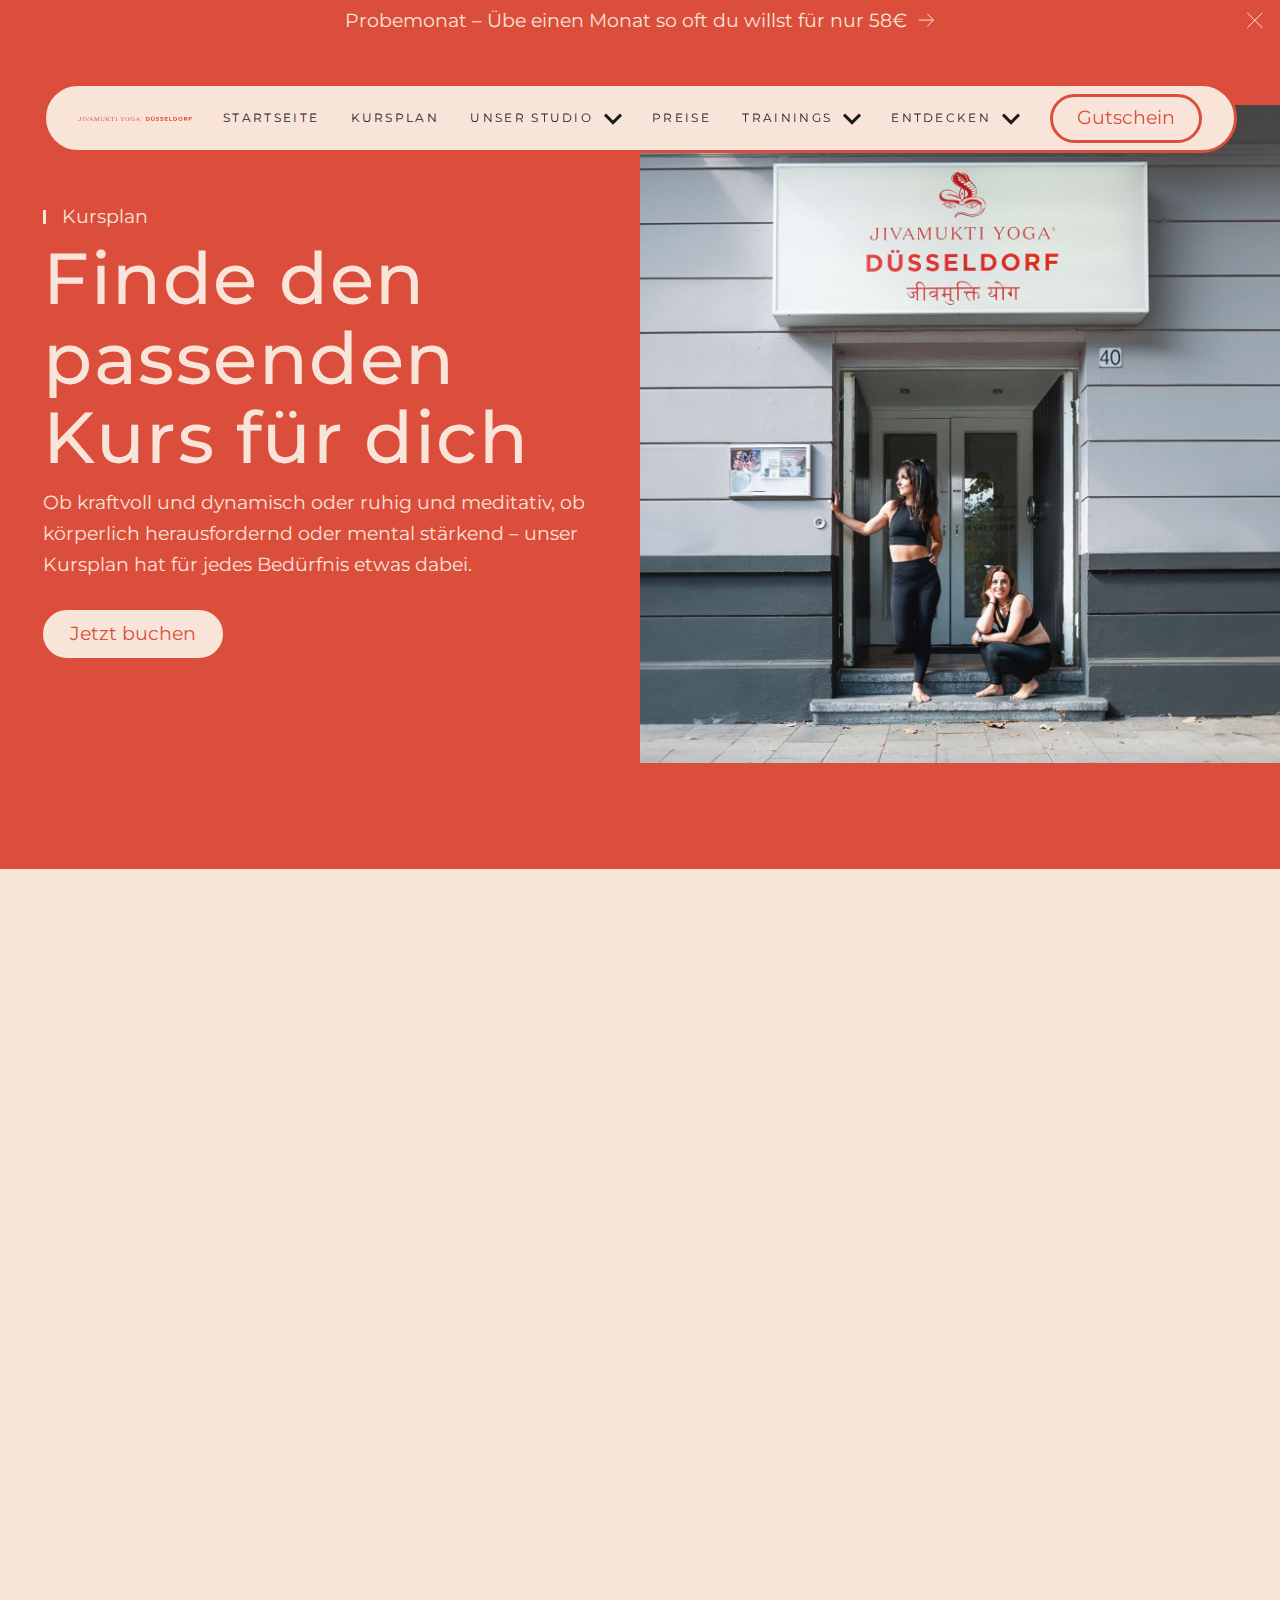
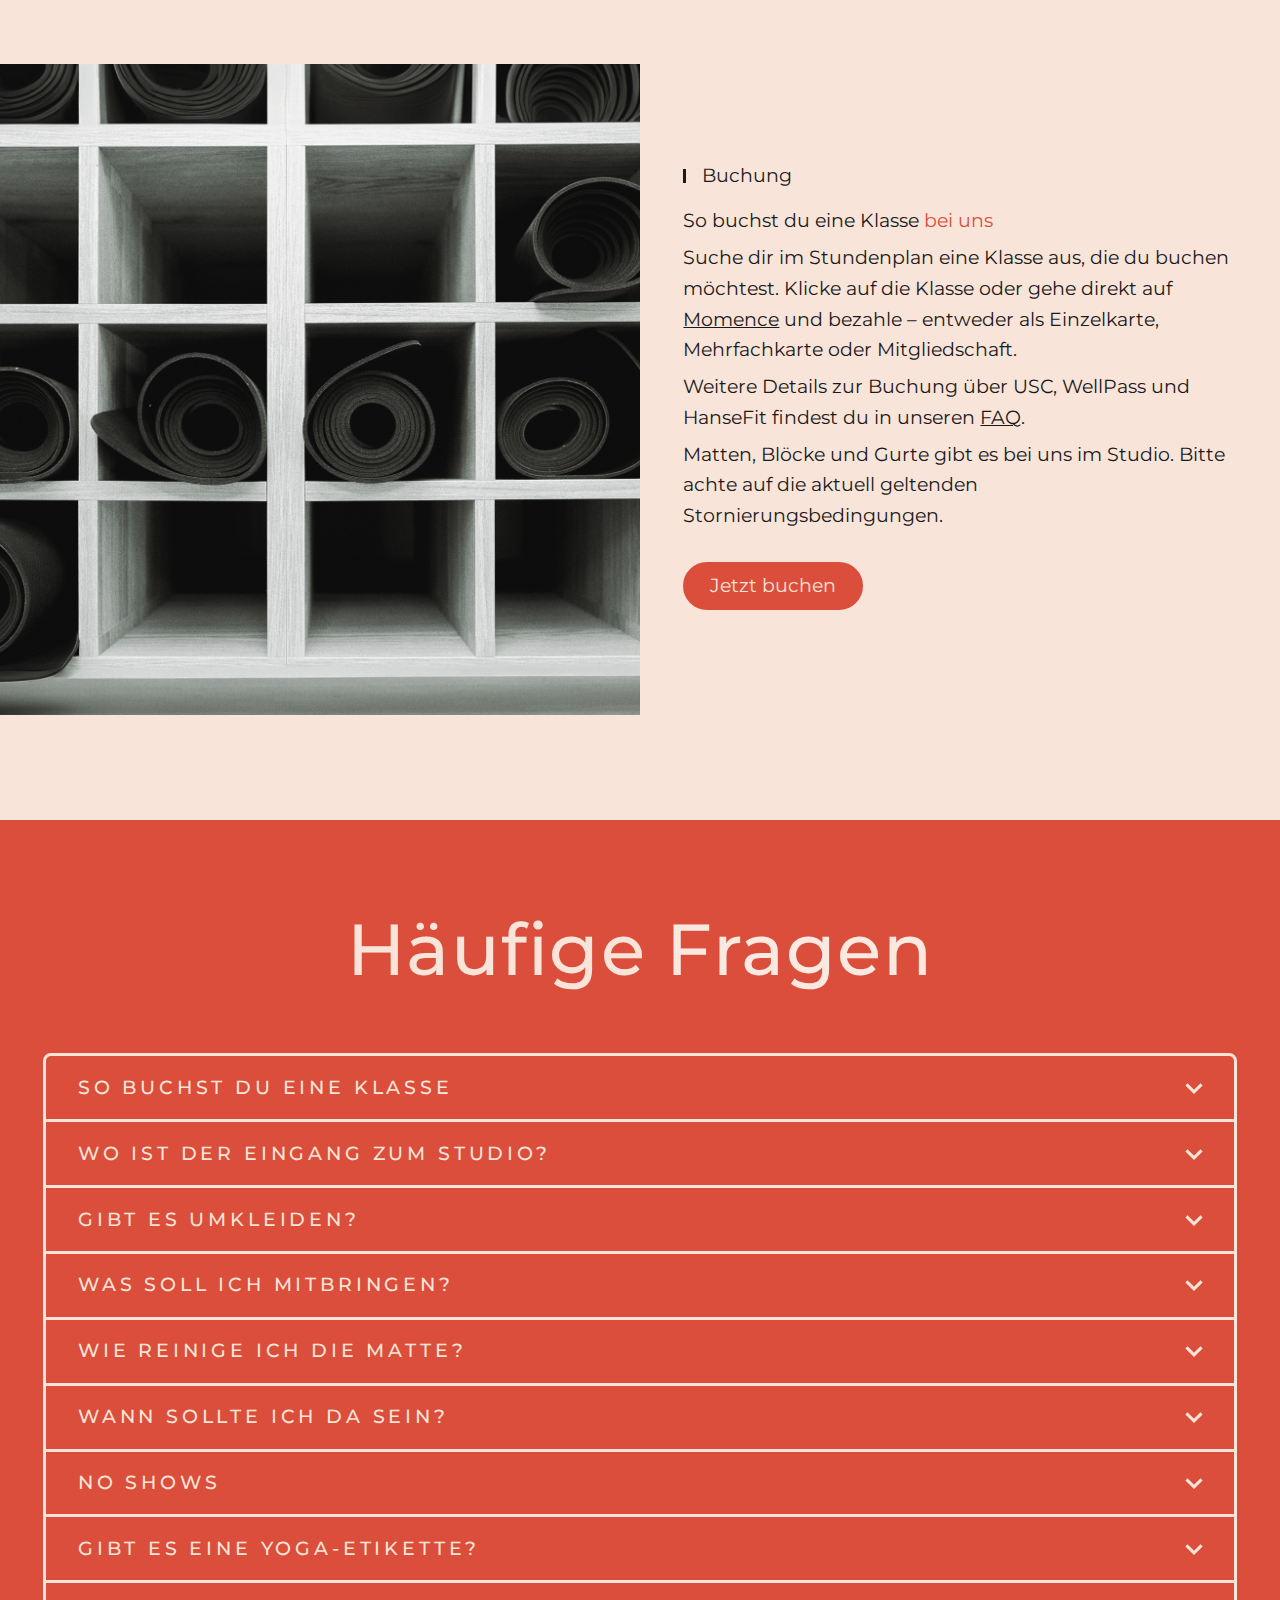
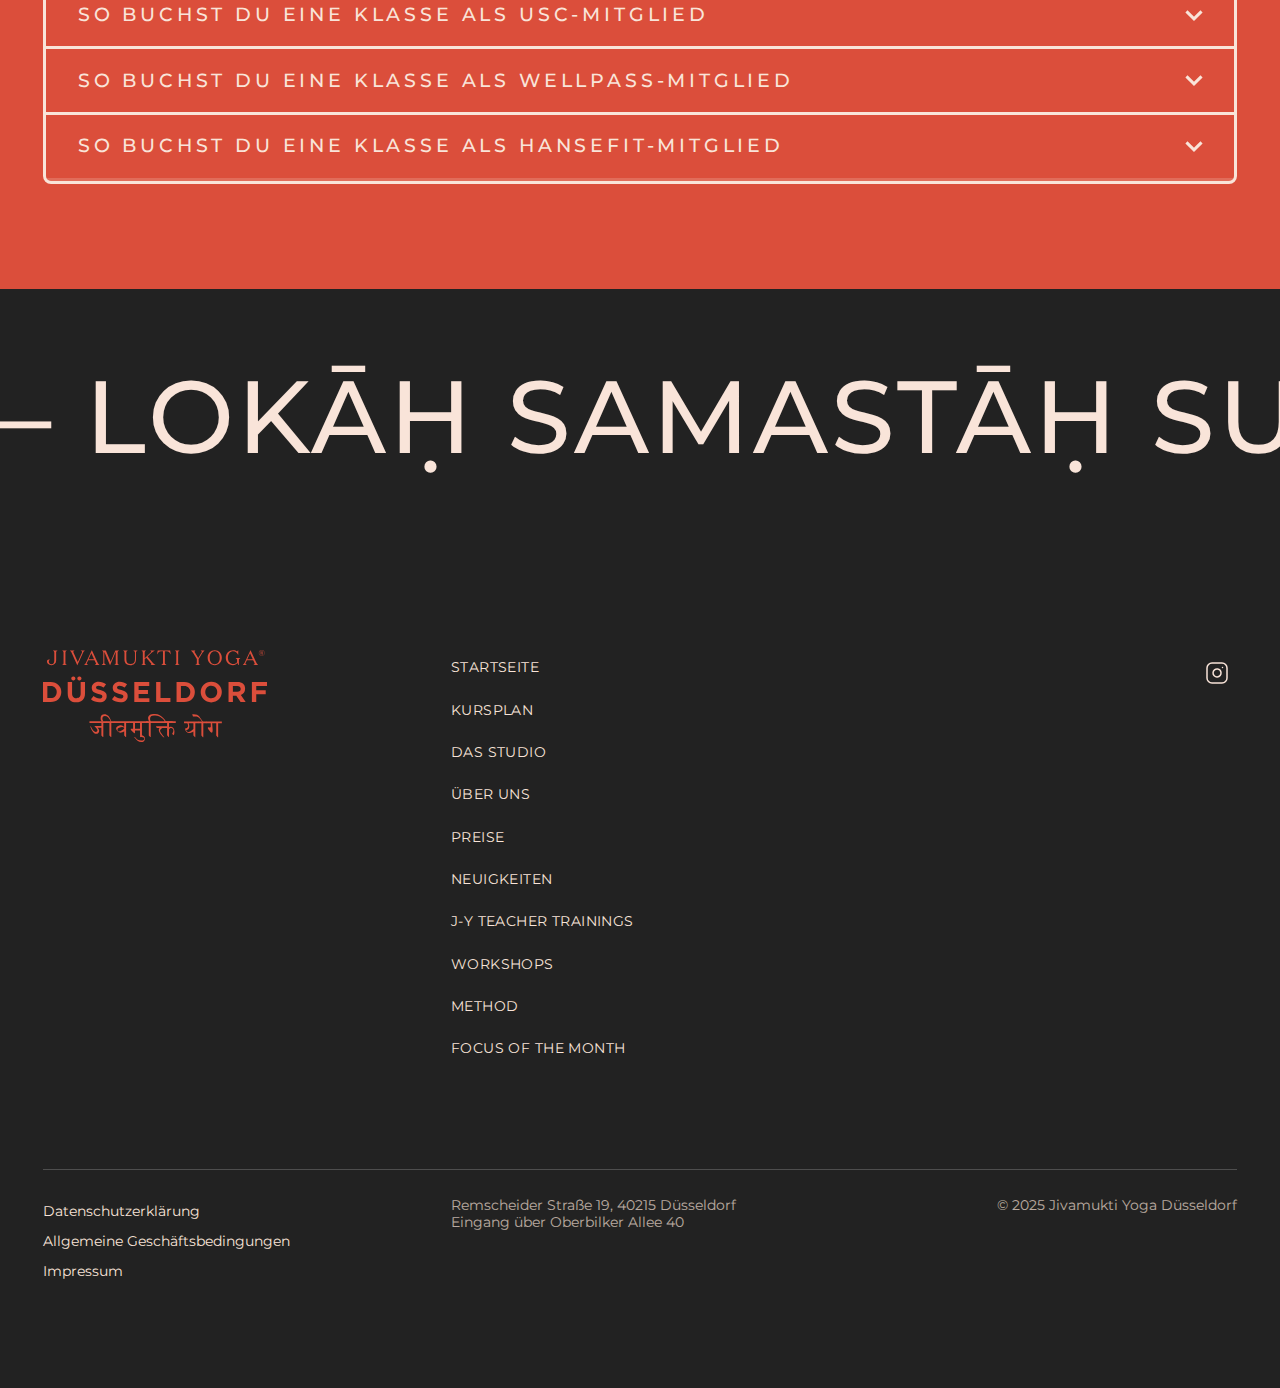
<file: schedule.html>
<!DOCTYPE html>
<html lang="de">
<head>
  <meta charset="utf-8">
  <title>Kursplan | Jivamukti Yoga Düsseldorf</title>
  <meta content="Kursplan – Finde den passenden Kurs für dich. Jivamukti Yoga Studio Düsseldorf." name="description">
  <meta content="width=device-width, initial-scale=1" name="viewport">
  <link rel="preconnect" href="https://fonts.googleapis.com">
  <link rel="preconnect" href="https://fonts.gstatic.com" crossorigin>
  <link href="https://fonts.googleapis.com/css2?family=Montserrat:ital,wght@0,100..900;1,100..900&display=swap" rel="stylesheet">
  <link href="css/normalize.css" rel="stylesheet" type="text/css">
  <link href="css/webflow.css" rel="stylesheet" type="text/css">
  <link href="css/jivamukti-dusseldorf.webflow.css" rel="stylesheet" type="text/css">
  <link href="css/jivamukti.css" rel="stylesheet" type="text/css">
  <link href="assets/icons/favicon.png" rel="shortcut icon" type="image/x-icon">
  <script>!function(o,c){var n=c.documentElement,t=" w-mod-";n.className+=t+"js",("ontouchstart"in o||o.DocumentTouch&&c instanceof DocumentTouch)&&(n.className+=t+"touch")}(window,document);</script>
</head>
<body class="u-theme-light">
  <div class="page_wrap">

    <!-- ================================================================
         GLOBAL STYLES EMBED
         ================================================================ -->
    <div class="u-position-fixed">
      <div class="w-embed">
        <style>
::before, ::after { box-sizing: border-box; }
.w-embed:before, .w-embed:after,
.w-richtext:before, .w-richtext:after { content: unset; }
html { background-color: var(--_theme---background); }
button { background-color: unset; padding: unset; text-align: inherit; }
button:not(:disabled) { cursor: pointer; }
video { width: 100%; object-fit: cover; }
svg { max-width: 100%; }
@media (prefers-color-scheme: light) { option { color: black; } }
img::selection { background: transparent; }
body { font-smoothing: antialiased; -webkit-font-smoothing: antialiased; }
a:not([class]) { text-decoration: underline; }
p,blockquote,label { font-family: inherit; font-size: inherit; font-weight: inherit; line-height: inherit; letter-spacing: inherit; text-transform: inherit; text-wrap: inherit; margin-top: 0; margin-bottom: 0; }
select:has(option[value=""]:checked) { color: color-mix(in lab, currentcolor 60%, transparent) }
::selection { background-color: var(--_theme---selection--background); color: var(--_theme---selection--text); }
:is(.u-margin-trim,.w-richtext,.u-content-wrapper,[class*="u-container"],[class*="u-layout-column"]) > :not(:not(.w-condition-invisible,.u-cover-absolute,.u-ignore-trim) ~ :not(.w-condition-invisible,.u-cover-absolute,.u-ignore-trim)),
:is(.u-margin-trim,.w-richtext,.u-content-wrapper,[class*="u-container"],[class*="u-layout-column"]) > :not(:not(.w-condition-invisible,.u-cover-absolute,.u-ignore-trim) ~ :not(.w-condition-invisible,.u-cover-absolute,.u-ignore-trim)).u-display-contents > :first-child { margin-top: 0; }
:is(.u-margin-trim,.w-richtext,.u-content-wrapper,[class*="u-container"],[class*="u-layout-column"]) > :not(:has(~ :not(.w-condition-invisible,.u-cover-absolute,.u-ignore-trim))),
:is(.u-margin-trim,.w-richtext,.u-content-wrapper,[class*="u-container"],[class*="u-layout-column"]) > :not(:has(~ :not(.w-condition-invisible,.u-cover-absolute,.u-ignore-trim))).u-display-contents > :last-child { margin-bottom: 0; }
:not(.u-text-trim-off) > :is(h1,h2,h3,h4,h5,h6,p):not(.u-text-trim-off,:has([class*="u-text-style-"]))::before,
[class*="u-text-style-"]:not(.u-text-trim-off,:has(h1,h2,h3,h4,h5,h6,p))::before { content: ""; display: table; margin-bottom: calc(-0.5lh + var(--_text-style---trim-top)); }
:not(.u-text-trim-off) > :is(h1,h2,h3,h4,h5,h6,p):not(.u-text-trim-off,:has([class*="u-text-style-"]))::after,
[class*="u-text-style-"]:not(.u-text-trim-off,:has(h1,h2,h3,h4,h5,h6,p))::after { content: ""; display: table; margin-bottom: calc(-0.5lh + var(--_text-style---trim-bottom)); }
.w-richtext a { position: relative; z-index: 4; }
[class*="u-line-clamp"]:not(.w-richtext), [class*="u-line-clamp"].w-richtext > * { display: -webkit-box; -webkit-line-clamp: 1; -webkit-box-orient: vertical; overflow: hidden; }
[class*="u-line-clamp"].w-richtext > :not(:first-child) { display: none; }
.u-line-clamp-2:not(.w-richtext), .u-line-clamp-2.w-richtext > * { -webkit-line-clamp: 2; }
.u-line-clamp-3:not(.w-richtext), .u-line-clamp-3.w-richtext > * { -webkit-line-clamp: 3; }
.u-line-clamp-4:not(.w-richtext), .u-line-clamp-4.w-richtext > * { -webkit-line-clamp: 4; }
.u-heading > *, .u-text > * { width: 100%; max-width: inherit !important; margin-inline: 0 !important; margin-top: 0 !important; }
.u-background-slot > * { position: absolute; top: 0; left: 0; width: 100%; height: 100%; aspect-ratio: unset !important; }
.u-alignment-inherit > * { text-align: inherit; justify-content: inherit; align-items: inherit; }
.u-hide-if-empty:empty, .u-hide-if-empty:has(> *):not(:has(> :not(.w-condition-invisible))) { display: none !important; }
a, button, :where([tabindex]), input { outline-offset: var(--focus--offset-outer); }
a:focus-visible, button:focus-visible, [tabindex]:focus-visible, input:focus-visible { outline-color: var(--_theme---text); outline-width: var(--focus--width); outline-style: solid; }
[data-button]:has(button:disabled) { opacity: 0.5; pointer-events: none; }
.u-section:has(> .u-section-spacer) { padding-top: 0; padding-bottom: 0; }
        </style>
      </div>
    </div>

    <!-- ================================================================
         NAVIGATION (Lumos nav_component)
         ================================================================ -->
    <div data-wf--nav--nav-position="overlap" class="nav_component w-variant-dd866659-1d7d-6447-6461-66ca86ca367f">
      <!-- Nav Embedded CSS -->
      <div class="u-embed-css w-embed">
        <style>
:root {
  --nav--menu-open-duration: 400ms;
  --nav--menu-close-duration: 400ms;
}
body:has(.nav_component .w-nav-button.w--open):not(:has(.nav_desktop_wrap:not(.w-condition-invisible))) { overflow: hidden; }
@media (width < 65em) {
  body:has(.nav_component .w-nav-button.w--open) { overflow: hidden; }
}
@container (min-width: 65em) {
  .nav_desktop_wrap, .nav_dropdown_backdrop { display: block; }
  .nav_desktop_wrap:not(.w-condition-invisible) ~ .nav_mobile_wrap, .nav_desktop_wrap:not(.w-condition-invisible) ~ .nav_menu_backdrop { display: none; }
}
@keyframes menuOpen {
  from { clip-path: polygon(0 0, 100% 0, 100% 0, 0 0); }
  to { clip-path: polygon(0 0, 100% 0, 100% 100%, 0 100%); }
}
@keyframes menuClose {
  from { clip-path: polygon(0 0, 100% 0, 100% 100%, 0 100%); }
  to { clip-path: polygon(0 0, 100% 0, 100% 0, 0 0); }
}
.nav_component:has(.w-nav-button.w--open) .w-nav-menu {
  animation: menuOpen var(--nav--menu-open-duration) ease-in-out forwards;
}
.nav_component:has(.w-nav-button:not(.w--open)) .w-nav-menu {
  animation: menuClose var(--nav--menu-close-duration) ease-in-out forwards;
}
.nav_component .w-nav-overlay {
  top: 0;
  min-height: 100vh;
}
.nav_menu_backdrop {
  transition: opacity var(--nav--menu-close-duration);
}
.nav_component:has(.w-nav-button.w--open) .nav_menu_backdrop {
  opacity: 1;
}
html:has(.nav_banner_wrap:not(.w-condition-invisible)):not(.hide-nav-banner) {
  --nav--height-total: calc(var(--nav--banner-height) + var(--nav--height) + var(--nav--spacing-outer-vertical));
}
.hide-nav-banner .nav_banner_wrap {
  display: none;
}
/* Scroll-based banner hide */
.nav_banner_wrap {
  transition: transform 0.35s ease, opacity 0.35s ease;
}
.scroll-hide-banner:not(.hide-nav-banner) .nav_banner_wrap {
  transform: translateY(-100%);
  opacity: 0;
  pointer-events: none;
}
.scroll-hide-banner:not(.hide-nav-banner) {
  --nav--height-total: calc(var(--nav--height) + var(--nav--spacing-outer-vertical));
}
        </style>
      </div>

      <!-- Skip Link -->
      <a href="#main" class="nav_skip_wrap w-inline-block">
        <div class="nav_skip_text u-text-style-small">Zum Hauptinhalt springen</div>
      </a>

      <!-- Announcement Banner -->
      <div aria-label="Ankündigung" role="region" class="nav_banner_wrap u-theme-brand">
        <div class="nav_banner_contain">
          <a href="prices.html" class="nav_banner_link w-inline-block">
            <div class="nav_banner_text u-line-clamp-1">Probemonat – Übe einen Monat so oft du willst für nur 58€</div>
            <svg xmlns="http://www.w3.org/2000/svg" width="100%" viewBox="0 0 27 24" fill="none" aria-hidden="true" class="nav_banner_svg"><path d="M0 12L24 12" stroke="currentColor" stroke-width="var(--nav--icon-thickness)" vector-effect="non-scaling-stroke"></path><path d="M14 1.5L24.5 12L14 22.5" stroke="currentColor" stroke-width="var(--nav--icon-thickness)" vector-effect="non-scaling-stroke"></path></svg>
          </a>
          <button role="button" class="nav_banner_close_wrap">
            <svg xmlns="http://www.w3.org/2000/svg" width="100%" viewBox="0 0 20 19" fill="none" aria-hidden="true" class="nav_banner_close_svg"><path d="M1.51471 1.01465L18.4853 17.9852" stroke="currentColor" stroke-width="var(--nav--icon-thickness)" vector-effect="non-scaling-stroke"></path><path d="M1.51471 17.9851L18.4853 1.01454" stroke="currentColor" stroke-width="var(--nav--icon-thickness)" vector-effect="non-scaling-stroke"></path></svg>
            <span class="nav_screen-reader-text">Ankündigung schließen</span>
          </button>
        </div>
      </div>

      <!-- Desktop Navigation -->
      <header class="nav_desktop_wrap">
        <div class="nav_desktop_contain">
          <div class="nav_desktop_layout">
            <a aria-label="Startseite" href="index.html" class="nav_desktop_logo w-inline-block">
              <div class="u-max-width-full">
                <img src="assets/images/Logos/Horizontal Logo - Tigerlily - Light.svg" alt="Jivamukti Yoga Düsseldorf" class="nav_logo_image">
              </div>
            </a>
            <nav aria-label="Hauptnavigation" data-wf--menu--variant="desktop" class="nav_links_component w-variant-23049969-09ac-2789-520b-3c6ae895bbc6">
              <ul role="list" class="nav_links_wrap w-variant-23049969-09ac-2789-520b-3c6ae895bbc6 w-list-unstyled">
                <li class="nav_links_item"><a href="index.html" class="nav_links_link w-variant-23049969-09ac-2789-520b-3c6ae895bbc6 w-inline-block"><div class="nav_links_text">Startseite</div></a></li>
                <li class="nav_links_item"><a href="schedule.html" data-state="current" class="nav_links_link w-variant-23049969-09ac-2789-520b-3c6ae895bbc6 w-inline-block"><div class="nav_links_text">Kursplan</div></a></li>
                <li class="nav_links_item">
                  <div data-delay="0" data-hover="true" class="nav_dropdown_component w-dropdown">
                    <div data-state="expanded" class="nav_links_link w-variant-23049969-09ac-2789-520b-3c6ae895bbc6 w-dropdown-toggle">
                      <div class="nav_links_text">Unser Studio</div>
                      <div class="nav_links_svg"><svg data-wf--icon-arrow--direction="bottom" viewbox="0 0 66 70" fill="none" width="100%" height="100%" aria-hidden="true" class="u-svg w-variant-caa8b8e9-e8ec-6eb3-4526-30f19f7326f5"><path d="M17 2L50 34.9999L17 68" class="u-path"></path></svg></div>
                    </div>
                    <nav class="nav_dropdown_main_wrap w-variant-23049969-09ac-2789-520b-3c6ae895bbc6 w-dropdown-list">
                      <div class="nav_dropdown_main_content">
                        <div data-lenis-prevent="" class="nav_dropdown_main_scroll w-variant-23049969-09ac-2789-520b-3c6ae895bbc6">
                          <ul role="list" class="nav_dropdown_list">
                            <li class="nav_dropdown_item"><a href="studio.html" class="nav_dropdown_link w-variant-23049969-09ac-2789-520b-3c6ae895bbc6 w-inline-block"><div class="nav_dropdown_text">Das Studio</div></a></li>
                            <li class="nav_dropdown_item"><a href="about.html" class="nav_dropdown_link w-variant-23049969-09ac-2789-520b-3c6ae895bbc6 w-inline-block"><div class="nav_dropdown_text">Über Uns</div></a></li>
                          </ul>
                        </div>
                      </div>
                    </nav>
                  </div>
                </li>
                <li class="nav_links_item"><a href="prices.html" class="nav_links_link w-variant-23049969-09ac-2789-520b-3c6ae895bbc6 w-inline-block"><div class="nav_links_text">Preise</div></a></li>
                                <li class="nav_links_item">
                  <div data-delay="0" data-hover="true" class="nav_dropdown_component w-dropdown">
                    <div data-state="expanded" class="nav_links_link w-variant-23049969-09ac-2789-520b-3c6ae895bbc6 w-dropdown-toggle">
                      <div class="nav_links_text">Trainings</div>
                      <div class="nav_links_svg"><svg data-wf--icon-arrow--direction="bottom" viewbox="0 0 66 70" fill="none" width="100%" height="100%" aria-hidden="true" class="u-svg w-variant-caa8b8e9-e8ec-6eb3-4526-30f19f7326f5"><path d="M17 2L50 34.9999L17 68" class="u-path"></path></svg></div>
                    </div>
                    <nav class="nav_dropdown_main_wrap w-variant-23049969-09ac-2789-520b-3c6ae895bbc6 w-dropdown-list">
                      <div class="nav_dropdown_main_content">
                        <div data-lenis-prevent="" class="nav_dropdown_main_scroll w-variant-23049969-09ac-2789-520b-3c6ae895bbc6">
                          <ul role="list" class="nav_dropdown_list">
                            <li class="nav_dropdown_item"><a href="events.html" class="nav_dropdown_link w-variant-23049969-09ac-2789-520b-3c6ae895bbc6 w-inline-block"><div class="nav_dropdown_text">J-Y Teacher Trainings</div></a></li>
                            <li class="nav_dropdown_item"><a href="workshops.html" class="nav_dropdown_link w-variant-23049969-09ac-2789-520b-3c6ae895bbc6 w-inline-block"><div class="nav_dropdown_text">Workshops</div></a></li>
                          </ul>
                        </div>
                      </div>
                    </nav>
                  </div>
                </li>
                <li class="nav_links_item">
                  <div data-delay="0" data-hover="true" class="nav_dropdown_component w-dropdown">
                    <div data-state="expanded" class="nav_links_link w-variant-23049969-09ac-2789-520b-3c6ae895bbc6 w-dropdown-toggle">
                      <div class="nav_links_text">Entdecken</div>
                      <div class="nav_links_svg"><svg data-wf--icon-arrow--direction="bottom" viewbox="0 0 66 70" fill="none" width="100%" height="100%" aria-hidden="true" class="u-svg w-variant-caa8b8e9-e8ec-6eb3-4526-30f19f7326f5"><path d="M17 2L50 34.9999L17 68" class="u-path"></path></svg></div>
                    </div>
                    <nav class="nav_dropdown_main_wrap w-variant-23049969-09ac-2789-520b-3c6ae895bbc6 w-dropdown-list">
                      <div class="nav_dropdown_main_content">
                        <div data-lenis-prevent="" class="nav_dropdown_main_scroll w-variant-23049969-09ac-2789-520b-3c6ae895bbc6">
                          <ul role="list" class="nav_dropdown_list">
                            <li class="nav_dropdown_item"><a href="news.html" class="nav_dropdown_link w-variant-23049969-09ac-2789-520b-3c6ae895bbc6 w-inline-block"><div class="nav_dropdown_text">Neuigkeiten</div></a></li>
                            <li class="nav_dropdown_item"><a href="method.html" class="nav_dropdown_link w-variant-23049969-09ac-2789-520b-3c6ae895bbc6 w-inline-block"><div class="nav_dropdown_text">Method</div></a></li>
                            <li class="nav_dropdown_item"><a href="https://jivamuktiyoga.com/focus-of-the-month/" target="_blank" rel="noopener" class="nav_dropdown_link w-variant-23049969-09ac-2789-520b-3c6ae895bbc6 w-inline-block"><div class="nav_dropdown_text">Focus of the Month</div></a></li>
                          </ul>
                        </div>
                      </div>
                    </nav>
                  </div>
                </li>
              </ul>
              <ul role="list" class="nav_actions_wrap w-variant-23049969-09ac-2789-520b-3c6ae895bbc6 w-list-unstyled">
                <li class="nav_buttons_item is-main w-variant-23049969-09ac-2789-520b-3c6ae895bbc6">
                  <div data-wf--button-main--variant="secondary" class="button_main_wrap" data-button=" " data-trigger="hover focus">
                    <div class="clickable_wrap u-cover-absolute">
                      <a href="#gutschein" aria-label="Gutschein kaufen" class="clickable_link w-inline-block"></a>
                    </div>
                    <div class="button_main_element w-variant-e85564cd-af30-a478-692b-71732aefb3ab">
                      <div aria-hidden="true" class="button_main_text u-text-style-main">Gutschein</div>
                      <div class="button_main_icon u-hide-if-empty"></div>
                    </div>
                  </div>
                </li>
              </ul>
            </nav>
          </div>
        </div>
      </header>

      <!-- Mobile Navigation -->
      <div data-animation="default" data-collapse="all" data-duration="400" data-easing="ease" data-easing2="ease" role="banner" class="nav_mobile_wrap w-nav">
        <div class="nav_mobile_contain">
          <div class="nav_mobile_layout">
            <a aria-label="Startseite" href="index.html" class="nav_mobile_logo w-inline-block">
              <div class="u-max-width-full">
                <img src="assets/images/Logos/Horizontal Logo - Tigerlily - Light.svg" alt="Jivamukti Yoga Düsseldorf" class="nav_logo_image">
              </div>
            </a>
            <nav role="navigation" class="nav_mobile_menu_wrap w-nav-menu">
              <div data-lenis-prevent="" class="nav_mobile_menu_scroll">
                <nav aria-label="Hauptnavigation" data-wf--menu--variant="mobile" class="nav_links_component">
                  <ul role="list" class="nav_links_wrap w-list-unstyled">
                    <li class="nav_links_item"><a href="index.html" class="nav_links_link w-inline-block"><div class="nav_links_text">Startseite</div></a></li>
                    <li class="nav_links_item"><a href="schedule.html" data-state="current" class="nav_links_link w-inline-block"><div class="nav_links_text">Kursplan</div></a></li>
                    <li class="nav_links_item">
                      <div data-delay="400" data-hover="false" class="nav_dropdown_component w-dropdown">
                        <div data-state="expanded" class="nav_links_link w-dropdown-toggle">
                          <div class="nav_links_text">Unser Studio</div>
                          <div class="nav_links_svg"><svg data-wf--icon-arrow--direction="bottom" viewbox="0 0 66 70" fill="none" width="100%" height="100%" aria-hidden="true" class="u-svg w-variant-caa8b8e9-e8ec-6eb3-4526-30f19f7326f5"><path d="M17 2L50 34.9999L17 68" class="u-path"></path></svg></div>
                        </div>
                        <nav class="nav_dropdown_main_wrap w-dropdown-list">
                          <div class="nav_dropdown_main_content">
                            <div data-lenis-prevent="" class="nav_dropdown_main_scroll">
                              <ul role="list" class="nav_dropdown_list">
                                <li class="nav_dropdown_item"><a href="studio.html" class="nav_dropdown_link w-inline-block"><div class="nav_dropdown_text">Das Studio</div></a></li>
                                <li class="nav_dropdown_item"><a href="about.html" class="nav_dropdown_link w-inline-block"><div class="nav_dropdown_text">Über Uns</div></a></li>
                              </ul>
                            </div>
                          </div>
                        </nav>
                      </div>
                    </li>
                    <li class="nav_links_item"><a href="prices.html" class="nav_links_link w-inline-block"><div class="nav_links_text">Preise</div></a></li>
                                        <li class="nav_links_item">
                      <div data-delay="400" data-hover="false" class="nav_dropdown_component w-dropdown">
                        <div data-state="expanded" class="nav_links_link w-dropdown-toggle">
                          <div class="nav_links_text">Trainings</div>
                          <div class="nav_links_svg"><svg data-wf--icon-arrow--direction="bottom" viewbox="0 0 66 70" fill="none" width="100%" height="100%" aria-hidden="true" class="u-svg w-variant-caa8b8e9-e8ec-6eb3-4526-30f19f7326f5"><path d="M17 2L50 34.9999L17 68" class="u-path"></path></svg></div>
                        </div>
                        <nav class="nav_dropdown_main_wrap w-dropdown-list">
                          <div class="nav_dropdown_main_content">
                            <div data-lenis-prevent="" class="nav_dropdown_main_scroll">
                              <ul role="list" class="nav_dropdown_list">
                                <li class="nav_dropdown_item"><a href="events.html" class="nav_dropdown_link w-inline-block"><div class="nav_dropdown_text">J-Y Teacher Trainings</div></a></li>
                                <li class="nav_dropdown_item"><a href="workshops.html" class="nav_dropdown_link w-inline-block"><div class="nav_dropdown_text">Workshops</div></a></li>
                              </ul>
                            </div>
                          </div>
                        </nav>
                      </div>
                    </li>
                    <li class="nav_links_item">
                      <div data-delay="400" data-hover="false" class="nav_dropdown_component w-dropdown">
                        <div data-state="expanded" class="nav_links_link w-dropdown-toggle">
                          <div class="nav_links_text">Entdecken</div>
                          <div class="nav_links_svg"><svg data-wf--icon-arrow--direction="bottom" viewbox="0 0 66 70" fill="none" width="100%" height="100%" aria-hidden="true" class="u-svg w-variant-caa8b8e9-e8ec-6eb3-4526-30f19f7326f5"><path d="M17 2L50 34.9999L17 68" class="u-path"></path></svg></div>
                        </div>
                        <nav class="nav_dropdown_main_wrap w-dropdown-list">
                          <div class="nav_dropdown_main_content">
                            <div data-lenis-prevent="" class="nav_dropdown_main_scroll">
                              <ul role="list" class="nav_dropdown_list">
                                <li class="nav_dropdown_item"><a href="news.html" class="nav_dropdown_link w-inline-block"><div class="nav_dropdown_text">Neuigkeiten</div></a></li>
                                <li class="nav_dropdown_item"><a href="method.html" class="nav_dropdown_link w-inline-block"><div class="nav_dropdown_text">Method</div></a></li>
                                <li class="nav_dropdown_item"><a href="https://jivamuktiyoga.com/focus-of-the-month/" target="_blank" rel="noopener" class="nav_dropdown_link w-inline-block"><div class="nav_dropdown_text">Focus of the Month</div></a></li>
                              </ul>
                            </div>
                          </div>
                        </nav>
                      </div>
                    </li>
                  </ul>
                  <ul role="list" class="nav_actions_wrap w-list-unstyled">
                    <li class="nav_buttons_item is-main">
                      <div data-wf--button-main--variant="secondary" class="button_main_wrap" data-button=" " data-trigger="hover focus">
                        <div class="clickable_wrap u-cover-absolute">
                          <a href="#gutschein" aria-label="Gutschein kaufen" class="clickable_link w-inline-block"></a>
                        </div>
                        <div class="button_main_element w-variant-e85564cd-af30-a478-692b-71732aefb3ab">
                          <div aria-hidden="true" class="button_main_text u-text-style-main">Gutschein</div>
                          <div class="button_main_icon u-hide-if-empty"></div>
                        </div>
                      </div>
                    </li>
                  </ul>
                </nav>
              </div>
            </nav>
            <div data-state="open" class="nav_button_wrap w-nav-button">
              <div class="nav_button_layout">
                <div class="nav_button_line is-1"></div>
                <div class="nav_button_line is-2"></div>
              </div>
            </div>
          </div>
        </div>
      </div>

      <!-- Backdrops -->
      <div class="nav_dropdown_backdrop"></div>
      <div class="nav_menu_backdrop"></div>

      <!-- Nav Embedded JS -->
      <div class="u-embed-js w-embed w-script">
        <script>
if (sessionStorage.getItem("hide-nav-banner") === "true") {
  document.documentElement.classList.add("hide-nav-banner");
}
document.addEventListener("DOMContentLoaded", function () {
  document.querySelectorAll(".nav_banner_close_wrap").forEach((button) => {
    button.addEventListener("click", function () {
      sessionStorage.setItem("hide-nav-banner", "true");
      document.documentElement.classList.add("hide-nav-banner");
    });
  });
  document.querySelectorAll(".nav_skip_wrap").forEach(function (link) {
    const target = document.querySelector("main");
    if (!target) return;
    link.addEventListener("click", function () {
      target.setAttribute("tabindex", "-1");
      target.focus();
    });
  });

  // Banner: hide on scroll down, show when near top or hovering top zone
  var lastScrollY = 0;
  var scrollThreshold = 80;
  var hoverZoneHeight = 60;
  var html = document.documentElement;

  window.addEventListener("scroll", function () {
    var currentY = window.scrollY;
    if (currentY > scrollThreshold) {
      html.classList.add("scroll-hide-banner");
    } else {
      html.classList.remove("scroll-hide-banner");
    }
    lastScrollY = currentY;
  }, { passive: true });

  document.addEventListener("mousemove", function (e) {
    if (e.clientY <= hoverZoneHeight && window.scrollY > 0) {
      html.classList.remove("scroll-hide-banner");
    }
  }, { passive: true });

  document.addEventListener("mouseleave", function () {
    if (window.scrollY > scrollThreshold) {
      html.classList.add("scroll-hide-banner");
    }
  });
});
        </script>
      </div>
    </div>

    <!-- ================================================================
         MAIN CONTENT
         ================================================================ -->
    <main id="main" class="page_main">

      <!-- HERO SECTION — Lumos "full" layout variant (content left + image right) -->
      <section data-wf--section--variant="brand" class="u-section w-variant-25bf08d9-3196-322b-5616-019ac7f0f4f7 page_hero">
        <div data-wf--layout--variant="full" class="u-layout-wrapper w-variant-58b19052-6f23-ab5e-5e89-54288af57e85">
          <div class="u-layout w-variant-58b19052-6f23-ab5e-5e89-54288af57e85">
            <div class="u-layout-column-1 w-variant-58b19052-6f23-ab5e-5e89-54288af57e85">
              <div class="u-eyebrow-wrapper">
                <div class="u-eyebrow-layout">
                  <div class="u-eyebrow-marker"></div>
                  <div class="u-eyebrow-text u-text-style-main w-richtext">
                    <p>Kursplan</p>
                  </div>
                </div>
              </div>
              <div data-wf--typography-heading--variant="h1" class="u-heading w-variant-3ddfa43e-abc1-422e-6e6d-23dfb7da71f3 w-richtext">
                <h1>Finde den passenden Kurs für dich</h1>
              </div>
              <div data-number="60" data-wf--typography-paragraph--variant="inherit" class="u-text u-rich-text w-richtext">
                <p>Ob kraftvoll und dynamisch oder ruhig und meditativ, ob körperlich herausfordernd oder mental stärkend – unser Kursplan hat für jedes Bedürfnis etwas dabei.</p>
              </div>
              <div class="u-button-wrapper">
                <div class="u-display-contents">
                  <div data-wf--button-main--variant="secondary" class="button_main_wrap w-variant-e85564cd-7b5b-c498-b43e-6b0f7e498a99" data-button=" " data-trigger="hover focus">
                    <div class="clickable_wrap u-cover-absolute">
                      <a href="https://momence.com/u/jivamukti-centre-dusseldorf-3qzIrc" target="_blank" rel="noopener" aria-label="Jetzt buchen" class="clickable_link w-inline-block"></a>
                    </div>
                    <div class="button_main_element">
                      <div aria-hidden="true" class="button_main_text u-text-style-main">Jetzt buchen</div>
                      <div class="button_main_icon u-hide-if-empty"></div>
                    </div>
                  </div>
                </div>
              </div>
            </div>
            <div class="u-layout-column-2 w-variant-58b19052-6f23-ab5e-5e89-54288af57e85">
              <div data-wf--visual-image--variant="wide-16-9" class="u-image-wrapper w-variant-27d05669-180c-3169-9b64-0eda31f8d4d3">
                <img src="assets/images/front-studio-wide.jpg" loading="eager" alt="Jivamukti Yoga Studio Düsseldorf – Kursplan" class="u-image">
              </div>
            </div>
          </div>
        </div>
      </section>

      <!-- SCHEDULE EMBED SECTION – Momence styles in css/jivamukti.css (Lumos only) -->
      <section class="u-section">
        <div data-wf--spacer--variant="main" class="u-section-spacer w-variant-60a7ad7d-02b0-6682-95a5-2218e6fd1490 u-ignore-trim"></div>
        <div class="u-container">
          <div id="ribbon-schedule" class="schedule_embed_wrap"></div>
          <script
            async
            type="module"
            host_id="36797"
            teacher_ids="[]"
            location_ids="[]"
            tag_ids="[]"
            default_filter="show-all"
            src="https://momence.com/plugin/host-schedule/host-schedule.js"
          ></script>
        </div>
        <div data-wf--spacer--variant="main" class="u-section-spacer w-variant-60a7ad7d-02b0-6682-95a5-2218e6fd1490 u-ignore-trim"></div>
      </section>

      <!-- BOOKING INSTRUCTIONS — Lumos "full-reversed" layout (image left, content right) -->
      <section class="u-section">
        <div data-wf--layout--variant="full-reversed" class="u-layout-wrapper w-variant-560ed4d9-9e8c-5c39-4619-fc154cdf9f19">
          <div class="u-layout w-variant-560ed4d9-9e8c-5c39-4619-fc154cdf9f19">
            <div class="u-layout-column-1 w-variant-560ed4d9-9e8c-5c39-4619-fc154cdf9f19">
              <div class="u-eyebrow-wrapper">
                <div class="u-eyebrow-layout">
                  <div class="u-eyebrow-marker"></div>
                  <div class="u-eyebrow-text u-text-style-main w-richtext">
                    <p>Buchung</p>
                  </div>
                </div>
              </div>
              <div data-wf--typography-heading--variant="h2" class="u-heading w-variant-efb733fe-c12b-f0b5-d55a-36dc5a46ada5 u-heading-accent w-richtext">
                <h2>So buchst du eine Klasse <strong>bei uns</strong></h2>
              </div>
              <div data-number="60" data-wf--typography-paragraph--variant="inherit" class="u-text u-rich-text w-richtext">
                <p>Suche dir im Stundenplan eine Klasse aus, die du buchen möchtest. Klicke auf die Klasse oder gehe direkt auf <a href="https://momence.com/u/jivamukti-centre-dusseldorf-3qzIrc" target="_blank" rel="noopener">Momence</a> und bezahle – entweder als Einzelkarte, Mehrfachkarte oder Mitgliedschaft.</p>
                <p>Weitere Details zur Buchung über USC, WellPass und HanseFit findest du in unseren <a href="#faq">FAQ</a>.</p>
                <p>Matten, Blöcke und Gurte gibt es bei uns im Studio. Bitte achte auf die aktuell geltenden Stornierungsbedingungen.</p>
              </div>
              <div class="u-button-wrapper">
                <div class="u-display-contents">
                  <div data-wf--button-main--variant="primary" class="button_main_wrap" data-button=" " data-trigger="hover focus">
                    <div class="clickable_wrap u-cover-absolute">
                      <a href="https://momence.com/u/jivamukti-centre-dusseldorf-3qzIrc" target="_blank" rel="noopener" aria-label="Jetzt buchen" class="clickable_link w-inline-block"></a>
                    </div>
                    <div class="button_main_element">
                      <div aria-hidden="true" class="button_main_text u-text-style-main">Jetzt buchen</div>
                      <div class="button_main_icon u-hide-if-empty"></div>
                    </div>
                  </div>
                </div>
              </div>
            </div>
            <div class="u-layout-column-2 w-variant-560ed4d9-9e8c-5c39-4619-fc154cdf9f19">
              <div data-wf--visual-image--variant="wide-16-9" class="u-image-wrapper w-variant-27d05669-180c-3169-9b64-0eda31f8d4d3">
                <img src="assets/images/how-to-book.jpg" loading="lazy" alt="Buchung einer Klasse bei Jivamukti Yoga Düsseldorf" class="u-image">
              </div>
            </div>
          </div>
        </div>
      </section>

      <!-- FAQ SECTION -->
      <section id="faq" data-wf--section--variant="brand" class="u-section w-variant-25bf08d9-3196-322b-5616-019ac7f0f4f7">
        <div data-wf--spacer--variant="main" class="u-section-spacer w-variant-60a7ad7d-02b0-6682-95a5-2218e6fd1490 u-ignore-trim"></div>
        <div class="u-container">
          <div data-wf--typography-heading--variant="h1" class="u-heading w-variant-3ddfa43e-abc1-422e-6e6d-23dfb7da71f3 u-heading-accent u-alignment-center u-margin-bottom-6">
            <h2 class="u-text-style-h1">Häufige <strong>Fragen</strong></h2>
          </div>

          <!-- Accordion — Lumos accordion_wrap component -->
          <div data-close-previous="True" data-close-on-second-click="True" data-open-on-hover="False" data-open-by-default="0" class="accordion_wrap">
            <div data-slot="" role="list" class="accordion_list">

              <!-- FAQ 1: So buchst du eine Klasse -->
              <div data-state="" role="listitem" class="accordion_item">
                <div class="accordion_component">
                  <h3 class="accordion_toggle_heading">
                    <button aria-expanded="false" class="accordion_toggle_button">
                      <span class="accordion_toggle_text u-text-style-h5">So buchst du eine Klasse</span>
                      <span class="accordion_toggle_icon"><svg data-wf--icon-arrow--direction="bottom" viewbox="0 0 66 70" fill="none" width="100%" height="100%" aria-hidden="true" class="u-svg w-variant-caa8b8e9-e8ec-6eb3-4526-30f19f7326f5"><path d="M17 2L50 34.9999L17 68" class="u-path"></path></svg></span>
                    </button>
                  </h3>
                  <div class="accordion_content_wrap">
                    <div class="accordion_content_padding">
                      <div class="accordion_content_text u-rich-text w-richtext">
                        <ol>
                          <li>Besuche unseren Stundenplan und wähle die gewünschte Klasse aus.</li>
                          <li>Erstelle ein Konto bei Momence, falls du noch keines hast, und melde dich an.</li>
                          <li>Schließe die Buchung der Klasse ab und checke vor Kursbeginn an der Rezeption ein.</li>
                        </ol>
                      </div>
                    </div>
                  </div>
                </div>
              </div>

              <!-- FAQ 2: Wo ist der Eingang zum Studio? -->
              <div data-state="" role="listitem" class="accordion_item">
                <div class="accordion_component">
                  <h3 class="accordion_toggle_heading">
                    <button aria-expanded="false" class="accordion_toggle_button">
                      <span class="accordion_toggle_text u-text-style-h5">Wo ist der Eingang zum Studio?</span>
                      <span class="accordion_toggle_icon"><svg data-wf--icon-arrow--direction="bottom" viewbox="0 0 66 70" fill="none" width="100%" height="100%" aria-hidden="true" class="u-svg w-variant-caa8b8e9-e8ec-6eb3-4526-30f19f7326f5"><path d="M17 2L50 34.9999L17 68" class="u-path"></path></svg></span>
                    </button>
                  </h3>
                  <div class="accordion_content_wrap">
                    <div class="accordion_content_padding">
                      <div class="accordion_content_text u-rich-text w-richtext">
                        <p>Oberbilker Allee 40</p>
                      </div>
                    </div>
                  </div>
                </div>
              </div>

              <!-- FAQ 3: Gibt es Umkleiden? -->
              <div data-state="" role="listitem" class="accordion_item">
                <div class="accordion_component">
                  <h3 class="accordion_toggle_heading">
                    <button aria-expanded="false" class="accordion_toggle_button">
                      <span class="accordion_toggle_text u-text-style-h5">Gibt es Umkleiden?</span>
                      <span class="accordion_toggle_icon"><svg data-wf--icon-arrow--direction="bottom" viewbox="0 0 66 70" fill="none" width="100%" height="100%" aria-hidden="true" class="u-svg w-variant-caa8b8e9-e8ec-6eb3-4526-30f19f7326f5"><path d="M17 2L50 34.9999L17 68" class="u-path"></path></svg></span>
                    </button>
                  </h3>
                  <div class="accordion_content_wrap">
                    <div class="accordion_content_padding">
                      <div class="accordion_content_text u-rich-text w-richtext">
                        <p>Ja, Umkleiden sind vorhanden.</p>
                      </div>
                    </div>
                  </div>
                </div>
              </div>

              <!-- FAQ 4: Was soll ich mitbringen? -->
              <div data-state="" role="listitem" class="accordion_item">
                <div class="accordion_component">
                  <h3 class="accordion_toggle_heading">
                    <button aria-expanded="false" class="accordion_toggle_button">
                      <span class="accordion_toggle_text u-text-style-h5">Was soll ich mitbringen?</span>
                      <span class="accordion_toggle_icon"><svg data-wf--icon-arrow--direction="bottom" viewbox="0 0 66 70" fill="none" width="100%" height="100%" aria-hidden="true" class="u-svg w-variant-caa8b8e9-e8ec-6eb3-4526-30f19f7326f5"><path d="M17 2L50 34.9999L17 68" class="u-path"></path></svg></span>
                    </button>
                  </h3>
                  <div class="accordion_content_wrap">
                    <div class="accordion_content_padding">
                      <div class="accordion_content_text u-rich-text w-richtext">
                        <p>Nur bequeme Kleidung. Matten, Blöcke, Decken, Bolster und Gurte stehen zur Verfügung.</p>
                      </div>
                    </div>
                  </div>
                </div>
              </div>

              <!-- FAQ 5: Wie reinige ich die Matte? -->
              <div data-state="" role="listitem" class="accordion_item">
                <div class="accordion_component">
                  <h3 class="accordion_toggle_heading">
                    <button aria-expanded="false" class="accordion_toggle_button">
                      <span class="accordion_toggle_text u-text-style-h5">Wie reinige ich die Matte?</span>
                      <span class="accordion_toggle_icon"><svg data-wf--icon-arrow--direction="bottom" viewbox="0 0 66 70" fill="none" width="100%" height="100%" aria-hidden="true" class="u-svg w-variant-caa8b8e9-e8ec-6eb3-4526-30f19f7326f5"><path d="M17 2L50 34.9999L17 68" class="u-path"></path></svg></span>
                    </button>
                  </h3>
                  <div class="accordion_content_wrap">
                    <div class="accordion_content_padding">
                      <div class="accordion_content_text u-rich-text w-richtext">
                        <p>Reinige deine Matte am Ende der Stunde. Mattenreiniger und Papierrollen sind bereitgestellt.</p>
                      </div>
                    </div>
                  </div>
                </div>
              </div>

              <!-- FAQ 6: Wann sollte ich da sein? -->
              <div data-state="" role="listitem" class="accordion_item">
                <div class="accordion_component">
                  <h3 class="accordion_toggle_heading">
                    <button aria-expanded="false" class="accordion_toggle_button">
                      <span class="accordion_toggle_text u-text-style-h5">Wann sollte ich da sein?</span>
                      <span class="accordion_toggle_icon"><svg data-wf--icon-arrow--direction="bottom" viewbox="0 0 66 70" fill="none" width="100%" height="100%" aria-hidden="true" class="u-svg w-variant-caa8b8e9-e8ec-6eb3-4526-30f19f7326f5"><path d="M17 2L50 34.9999L17 68" class="u-path"></path></svg></span>
                    </button>
                  </h3>
                  <div class="accordion_content_wrap">
                    <div class="accordion_content_padding">
                      <div class="accordion_content_text u-rich-text w-richtext">
                        <p>Sei bitte 15 Minuten vor Kursbeginn da.</p>
                      </div>
                    </div>
                  </div>
                </div>
              </div>

              <!-- FAQ 7: No Shows -->
              <div data-state="" role="listitem" class="accordion_item">
                <div class="accordion_component">
                  <h3 class="accordion_toggle_heading">
                    <button aria-expanded="false" class="accordion_toggle_button">
                      <span class="accordion_toggle_text u-text-style-h5">No Shows</span>
                      <span class="accordion_toggle_icon"><svg data-wf--icon-arrow--direction="bottom" viewbox="0 0 66 70" fill="none" width="100%" height="100%" aria-hidden="true" class="u-svg w-variant-caa8b8e9-e8ec-6eb3-4526-30f19f7326f5"><path d="M17 2L50 34.9999L17 68" class="u-path"></path></svg></span>
                    </button>
                  </h3>
                  <div class="accordion_content_wrap">
                    <div class="accordion_content_padding">
                      <div class="accordion_content_text u-rich-text w-richtext">
                        <p>Bitte denke daran, deinen Platz rechtzeitig zu stornieren, solltest du nicht teilnehmen können – auch bei Partnern wie USC, WellPass, HanseFit und ClassPass – damit auch andere die Chance haben, teilzunehmen.</p>
                        <p>Wir freuen uns sehr, euch alle bei uns begrüßen zu dürfen! Schaut gerne vorab die Kursanleitungen und Level an. Bei Fragen sind wir immer für euch da und beraten euch gern.</p>
                      </div>
                    </div>
                  </div>
                </div>
              </div>

              <!-- FAQ 8: Yoga-Etikette -->
              <div data-state="" role="listitem" class="accordion_item">
                <div class="accordion_component">
                  <h3 class="accordion_toggle_heading">
                    <button aria-expanded="false" class="accordion_toggle_button">
                      <span class="accordion_toggle_text u-text-style-h5">Gibt es eine Yoga-Etikette?</span>
                      <span class="accordion_toggle_icon"><svg data-wf--icon-arrow--direction="bottom" viewbox="0 0 66 70" fill="none" width="100%" height="100%" aria-hidden="true" class="u-svg w-variant-caa8b8e9-e8ec-6eb3-4526-30f19f7326f5"><path d="M17 2L50 34.9999L17 68" class="u-path"></path></svg></span>
                    </button>
                  </h3>
                  <div class="accordion_content_wrap">
                    <div class="accordion_content_padding">
                      <div class="accordion_content_text u-rich-text w-richtext">
                        <ul>
                          <li>Bitte bringe keine Teetassen oder Getränke in den Yogaraum.</li>
                          <li>Respektiere die Stille, da viele Schüler meditieren.</li>
                          <li>Schuhe am Eingang ausziehen und in der Umkleide aufbewahren.</li>
                          <li>Bitte gehe sorgsam mit den zur Verfügung gestellten Props um.</li>
                          <li>Ein Lächeln ist immer willkommen!</li>
                        </ul>
                      </div>
                    </div>
                  </div>
                </div>
              </div>

              <!-- FAQ 9: USC-Mitglied -->
              <div data-state="" role="listitem" class="accordion_item">
                <div class="accordion_component">
                  <h3 class="accordion_toggle_heading">
                    <button aria-expanded="false" class="accordion_toggle_button">
                      <span class="accordion_toggle_text u-text-style-h5">So buchst du eine Klasse als USC-Mitglied</span>
                      <span class="accordion_toggle_icon"><svg data-wf--icon-arrow--direction="bottom" viewbox="0 0 66 70" fill="none" width="100%" height="100%" aria-hidden="true" class="u-svg w-variant-caa8b8e9-e8ec-6eb3-4526-30f19f7326f5"><path d="M17 2L50 34.9999L17 68" class="u-path"></path></svg></span>
                    </button>
                  </h3>
                  <div class="accordion_content_wrap">
                    <div class="accordion_content_padding">
                      <div class="accordion_content_text u-rich-text w-richtext">
                        <ol>
                          <li>Buche die Klasse wie gewohnt über USC.</li>
                          <li>Melde dich zusätzlich in unserem Buchungstool Momence an. Bei der ersten Nutzung: Registriere dich dort.</li>
                          <li>Wähle im Stundenplan die Klasse mit der Option <em>USC – Buchung (0 Euro)</em> und schließe die Buchung ab.</li>
                          <li>Checke vor Kursbeginn an der Rezeption im Studio ein – QR-Check In.</li>
                        </ol>
                      </div>
                    </div>
                  </div>
                </div>
              </div>

              <!-- FAQ 10: WellPass-Mitglied -->
              <div data-state="" role="listitem" class="accordion_item">
                <div class="accordion_component">
                  <h3 class="accordion_toggle_heading">
                    <button aria-expanded="false" class="accordion_toggle_button">
                      <span class="accordion_toggle_text u-text-style-h5">So buchst du eine Klasse als WellPass-Mitglied</span>
                      <span class="accordion_toggle_icon"><svg data-wf--icon-arrow--direction="bottom" viewbox="0 0 66 70" fill="none" width="100%" height="100%" aria-hidden="true" class="u-svg w-variant-caa8b8e9-e8ec-6eb3-4526-30f19f7326f5"><path d="M17 2L50 34.9999L17 68" class="u-path"></path></svg></span>
                    </button>
                  </h3>
                  <div class="accordion_content_wrap">
                    <div class="accordion_content_padding">
                      <div class="accordion_content_text u-rich-text w-richtext">
                        <ol>
                          <li>Folge dem Link in WellPass zum Kursplan.</li>
                          <li>Melde dich in unserem Buchungstool Momence an (bei der ersten Nutzung bitte registrieren).</li>
                          <li>Wähle im Stundenplan die Klasse mit der Option <em>WellPass – Buchung (0 Euro)</em> und schließe die Buchung ab.</li>
                          <li>Melde dich vor Kursbeginn an der Rezeption im Studio an – QR-Check In.</li>
                        </ol>
                      </div>
                    </div>
                  </div>
                </div>
              </div>

              <!-- FAQ 11: HanseFit-Mitglied -->
              <div data-state="" role="listitem" class="accordion_item">
                <div class="accordion_component">
                  <h3 class="accordion_toggle_heading">
                    <button aria-expanded="false" class="accordion_toggle_button">
                      <span class="accordion_toggle_text u-text-style-h5">So buchst du eine Klasse als HanseFit-Mitglied</span>
                      <span class="accordion_toggle_icon"><svg data-wf--icon-arrow--direction="bottom" viewbox="0 0 66 70" fill="none" width="100%" height="100%" aria-hidden="true" class="u-svg w-variant-caa8b8e9-e8ec-6eb3-4526-30f19f7326f5"><path d="M17 2L50 34.9999L17 68" class="u-path"></path></svg></span>
                    </button>
                  </h3>
                  <div class="accordion_content_wrap">
                    <div class="accordion_content_padding">
                      <div class="accordion_content_text u-rich-text w-richtext">
                        <ol>
                          <li>Folge dem Link in HanseFit zum Kursplan.</li>
                          <li>Melde dich in unserem Buchungstool Momence an (bei der ersten Nutzung bitte registrieren).</li>
                          <li>Wähle im Stundenplan die Klasse mit der Option <em>HanseFit – Buchung (0 Euro)</em> und schließe die Buchung ab.</li>
                          <li>Melde dich vor Kursbeginn an der Rezeption im Studio an – QR-Check In.</li>
                        </ol>
                      </div>
                    </div>
                  </div>
                </div>
              </div>

            </div>

            <!-- Accordion Embedded JS (Lumos GSAP component script) -->
            <div class="u-embed-js w-embed w-script">
              <script>
document.addEventListener("DOMContentLoaded", function () {
  document.querySelectorAll(".accordion_wrap").forEach((component, listIndex) => {
    if (component.dataset.scriptInitialized) return;
    component.dataset.scriptInitialized = "true";
    const closePrevious = component.getAttribute("data-close-previous") !== "False";
    const closeOnSecondClick = component.getAttribute("data-close-on-second-click") !== "False";
    const openOnHover = component.getAttribute("data-open-on-hover") === "True";
    const openByDefault = component.getAttribute("data-open-by-default") !== null && !isNaN(+component.getAttribute("data-open-by-default")) ? +component.getAttribute("data-open-by-default") : false;
    const list = component.querySelector(".accordion_list");
    let previousIndex = null,
      closeFunctions = [];
    function flattenDisplayContents(slot) {
      if (!slot) return;
      let child = slot.firstElementChild;
      while (child && child.classList.contains("u-display-contents")) {
        while (child.firstChild) {
          slot.insertBefore(child.firstChild, child);
        }
        slot.removeChild(child);
        child = slot.firstElementChild;
      }
    }
    flattenDisplayContents(list);
    function removeCMSList(slot) {
      const dynList = Array.from(slot.children).find((child) => child.classList.contains("w-dyn-list"));
      if (!dynList) return;
      const nestedItems = dynList?.querySelector(".w-dyn-items")?.children;
      if (!nestedItems) return;
      const staticWrapper = [...slot.children];
      [...nestedItems].forEach(el => { const c = [...el.children].find(c => !c.classList.contains('w-condition-invisible')); c && slot.appendChild(c); });
      staticWrapper.forEach((el) => el.remove());
    }
    removeCMSList(list);
    component.querySelectorAll(".accordion_component").forEach((card, cardIndex) => {
      const button = card.querySelector(".accordion_toggle_button");
      const content = card.querySelector(".accordion_content_wrap");
      if (!button || !content) return console.warn("Missing elements:", card);
      button.setAttribute("aria-expanded", "false");
      button.setAttribute("id", "accordion_button_" + listIndex + "_" + cardIndex);
      content.setAttribute("id", "accordion_content_" + listIndex + "_" + cardIndex);
      button.setAttribute("aria-controls", content.id);
      content.setAttribute("aria-labelledby", button.id);
      content.style.display = "none";
      const refresh = () => {
        tl.invalidate();
        if (typeof ScrollTrigger !== "undefined") ScrollTrigger.refresh();
      };
      const tl = gsap.timeline({ paused: true, defaults: { duration: 0.3, ease: "power1.inOut" }, onComplete: refresh, onReverseComplete: refresh });
      tl.set(content, { display: "block" });
      tl.fromTo(content, { height: 0 }, { height: "auto" });
      const closeAccordion = () => card.classList.contains("is-active") && (card.classList.remove("is-active"), tl.reverse(), button.setAttribute("aria-expanded", "false"));
      closeFunctions[cardIndex] = closeAccordion;
      const openAccordion = (instant = false) => {
        if (closePrevious && previousIndex !== null && previousIndex !== cardIndex) closeFunctions[previousIndex]?.();
        previousIndex = cardIndex;
        button.setAttribute("aria-expanded", "true");
        card.classList.add("is-active");
        instant ? tl.progress(1) : tl.play();
      };
      if (openByDefault === cardIndex + 1) openAccordion(true);
      button.addEventListener("click", () => (card.classList.contains("is-active") && closeOnSecondClick ? (closeAccordion(), (previousIndex = null)) : openAccordion()));
      if (openOnHover) button.addEventListener("mouseenter", () => openAccordion());
    });
  });
});
              </script>
            </div>
          </div>
        </div>
        <div data-wf--spacer--variant="main" class="u-section-spacer w-variant-60a7ad7d-02b0-6682-95a5-2218e6fd1490 u-ignore-trim"></div>
      </section>

      <!-- MARQUEE -->
      <section class="u-section marquee_section u-theme-dark">
        <div class="marquee_wrap">
          <div class="marquee_inner">
            <span class="marquee_text">– Lokāḥ Samastāḥ Sukhino Bhavantu </span>
            <span class="marquee_text">– Lokāḥ Samastāḥ Sukhino Bhavantu </span>
            <span class="marquee_text">– Lokāḥ Samastāḥ Sukhino Bhavantu </span>
            <span class="marquee_text">– Lokāḥ Samastāḥ Sukhino Bhavantu </span>
          </div>
        </div>
      </section>

      <!-- FOOTER -->
      <footer class="footer_wrap u-theme-dark">
        <div data-wf--spacer--variant="main" class="u-section-spacer w-variant-60a7ad7d-02b0-6682-95a5-2218e6fd1490 u-ignore-trim"></div>
        <div class="u-container">
          <div class="footer_layout">
            <!-- Column 1: Logo -->
            <div class="footer_col footer_logo_col">
              <a aria-label="Zur Startseite" href="index.html" class="footer_logo_link w-inline-block">
                <img src="assets/images/Logos/Full Logo - Tigerlily - Light.svg" alt="Jivamukti Yoga Düsseldorf" class="footer_logo_image">
              </a>
            </div>
            <!-- Column 2: Nav links -->
            <div class="footer_col footer_nav_col">
              <nav aria-label="Footer Navigation">
                <ul role="list" class="footer_nav_list w-list-unstyled">
                  <li><a href="index.html" class="footer_nav_link">Startseite</a></li>
                  <li><a href="schedule.html" class="footer_nav_link">Kursplan</a></li>
                  <li><a href="studio.html" class="footer_nav_link">Das Studio</a></li>
                  <li><a href="about.html" class="footer_nav_link">Über Uns</a></li>
                  <li><a href="prices.html" class="footer_nav_link">Preise</a></li>
                  <li><a href="news.html" class="footer_nav_link">Neuigkeiten</a></li>
                  <li><a href="events.html" class="footer_nav_link">J-Y Teacher Trainings</a></li>
                  <li><a href="workshops.html" class="footer_nav_link">Workshops</a></li>
                  <li><a href="method.html" class="footer_nav_link">Method</a></li>
                  <li><a href="https://jivamuktiyoga.com/focus-of-the-month/" target="_blank" rel="noopener" class="footer_nav_link">Focus of the Month</a></li>
                </ul>
              </nav>
            </div>
            <!-- Column 3: Social -->
            <div class="footer_col footer_social_col">
              <a href="https://www.instagram.com/jivamukti_duesseldorf/" target="_blank" rel="noopener" aria-label="Instagram" class="footer_social_link">
                <svg xmlns="http://www.w3.org/2000/svg" width="30" height="30" viewBox="0 0 24 24" fill="none" stroke="currentColor" stroke-width="1.5" stroke-linecap="round" stroke-linejoin="round"><rect x="2" y="2" width="20" height="20" rx="5" ry="5"></rect><path d="M16 11.37A4 4 0 1 1 12.63 8 4 4 0 0 1 16 11.37z"></path><line x1="17.5" y1="6.5" x2="17.51" y2="6.5"></line></svg>
              </a>
            </div>
          </div>

          <!-- Legal Row -->
          <div class="footer_legal_layout">
            <div class="footer_legal_col">
              <a href="legal/data-security.html" class="footer_legal_link">Datenschutzerklärung</a>
              <a href="legal/terms-and-conditions.html" class="footer_legal_link">Allgemeine Geschäftsbedingungen</a>
              <a href="legal/impressum.html" class="footer_legal_link">Impressum</a>
            </div>
            <div class="footer_legal_col footer_address_col">
              <p class="footer_address_text">Remscheider Straße 19, 40215 Düsseldorf</p>
              <p class="footer_address_text">Eingang über Oberbilker Allee 40</p>
            </div>
            <div class="footer_legal_col footer_copyright_col">
              <p class="footer_copyright_text">&copy; 2025 Jivamukti Yoga Düsseldorf</p>
            </div>
          </div>
        </div>
        <div data-wf--spacer--variant="main" class="u-section-spacer w-variant-60a7ad7d-02b0-6682-95a5-2218e6fd1490 u-ignore-trim"></div>
      </footer>

    </main>
  </div>

  <!-- Scripts -->
  <script src="https://d3e54v103j8qbb.cloudfront.net/js/jquery-3.5.1.min.dc5e7f18c8.js" integrity="sha256-9/aliU8dGd2tb6OSsuzixeV4y/faTqgFtohetphbbj0=" crossorigin="anonymous"></script>
  <script src="js/webflow.js"></script>
  <script src="https://cdn.jsdelivr.net/npm/gsap@3.12/dist/gsap.min.js"></script>
  <script src="js/main.js"></script>
</body>
</html>
</file>
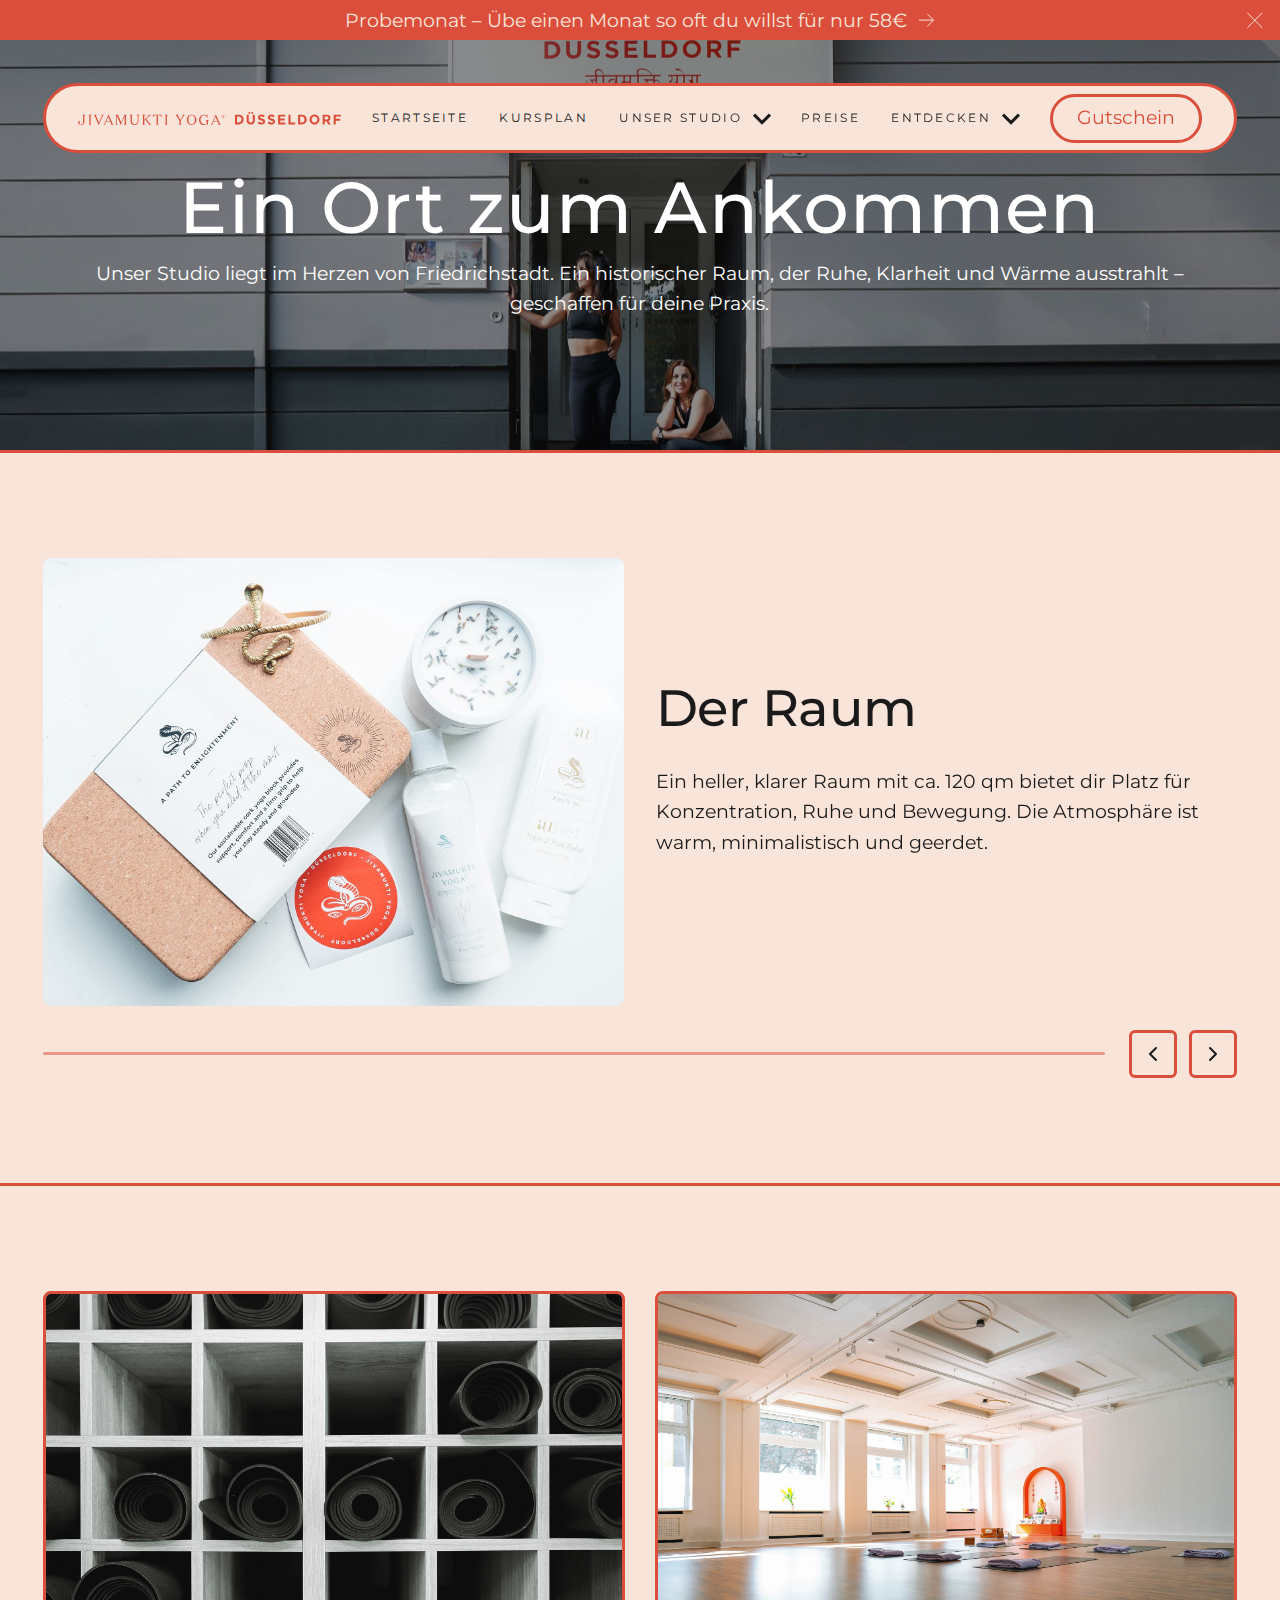
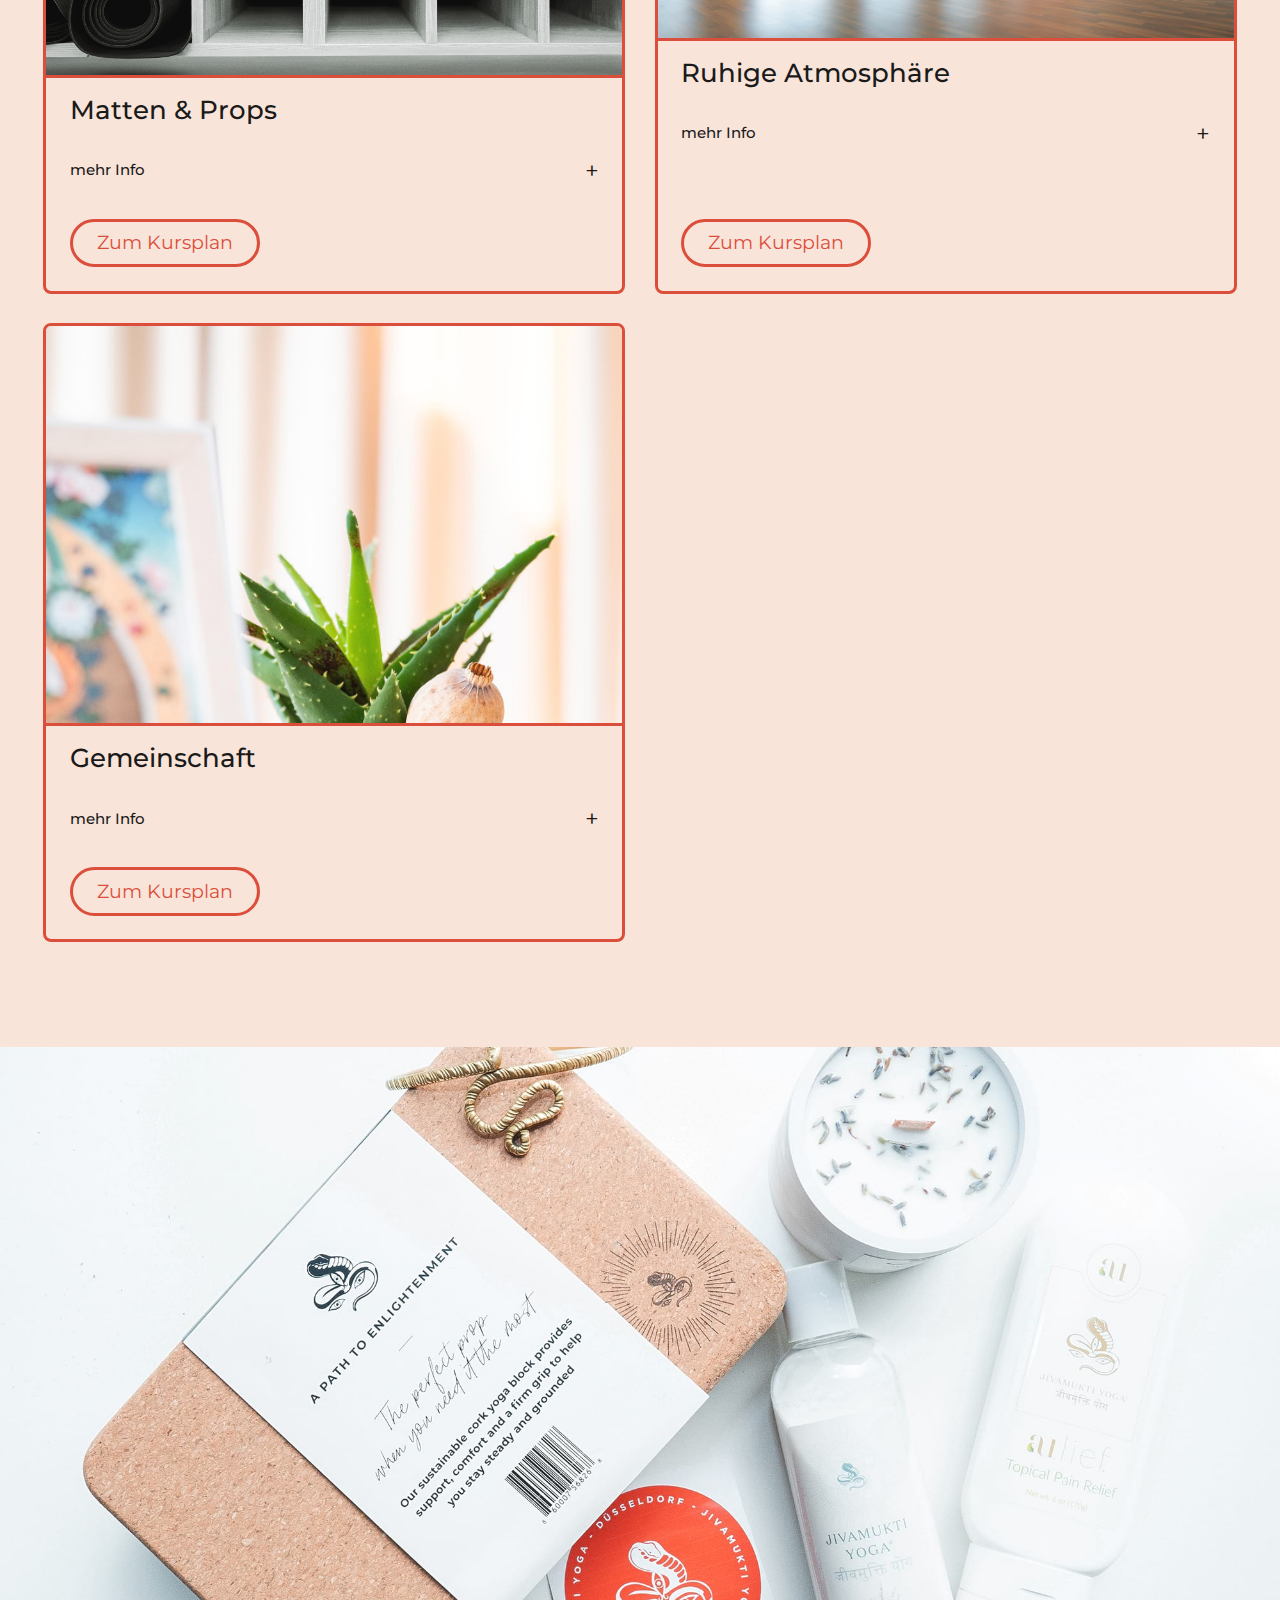
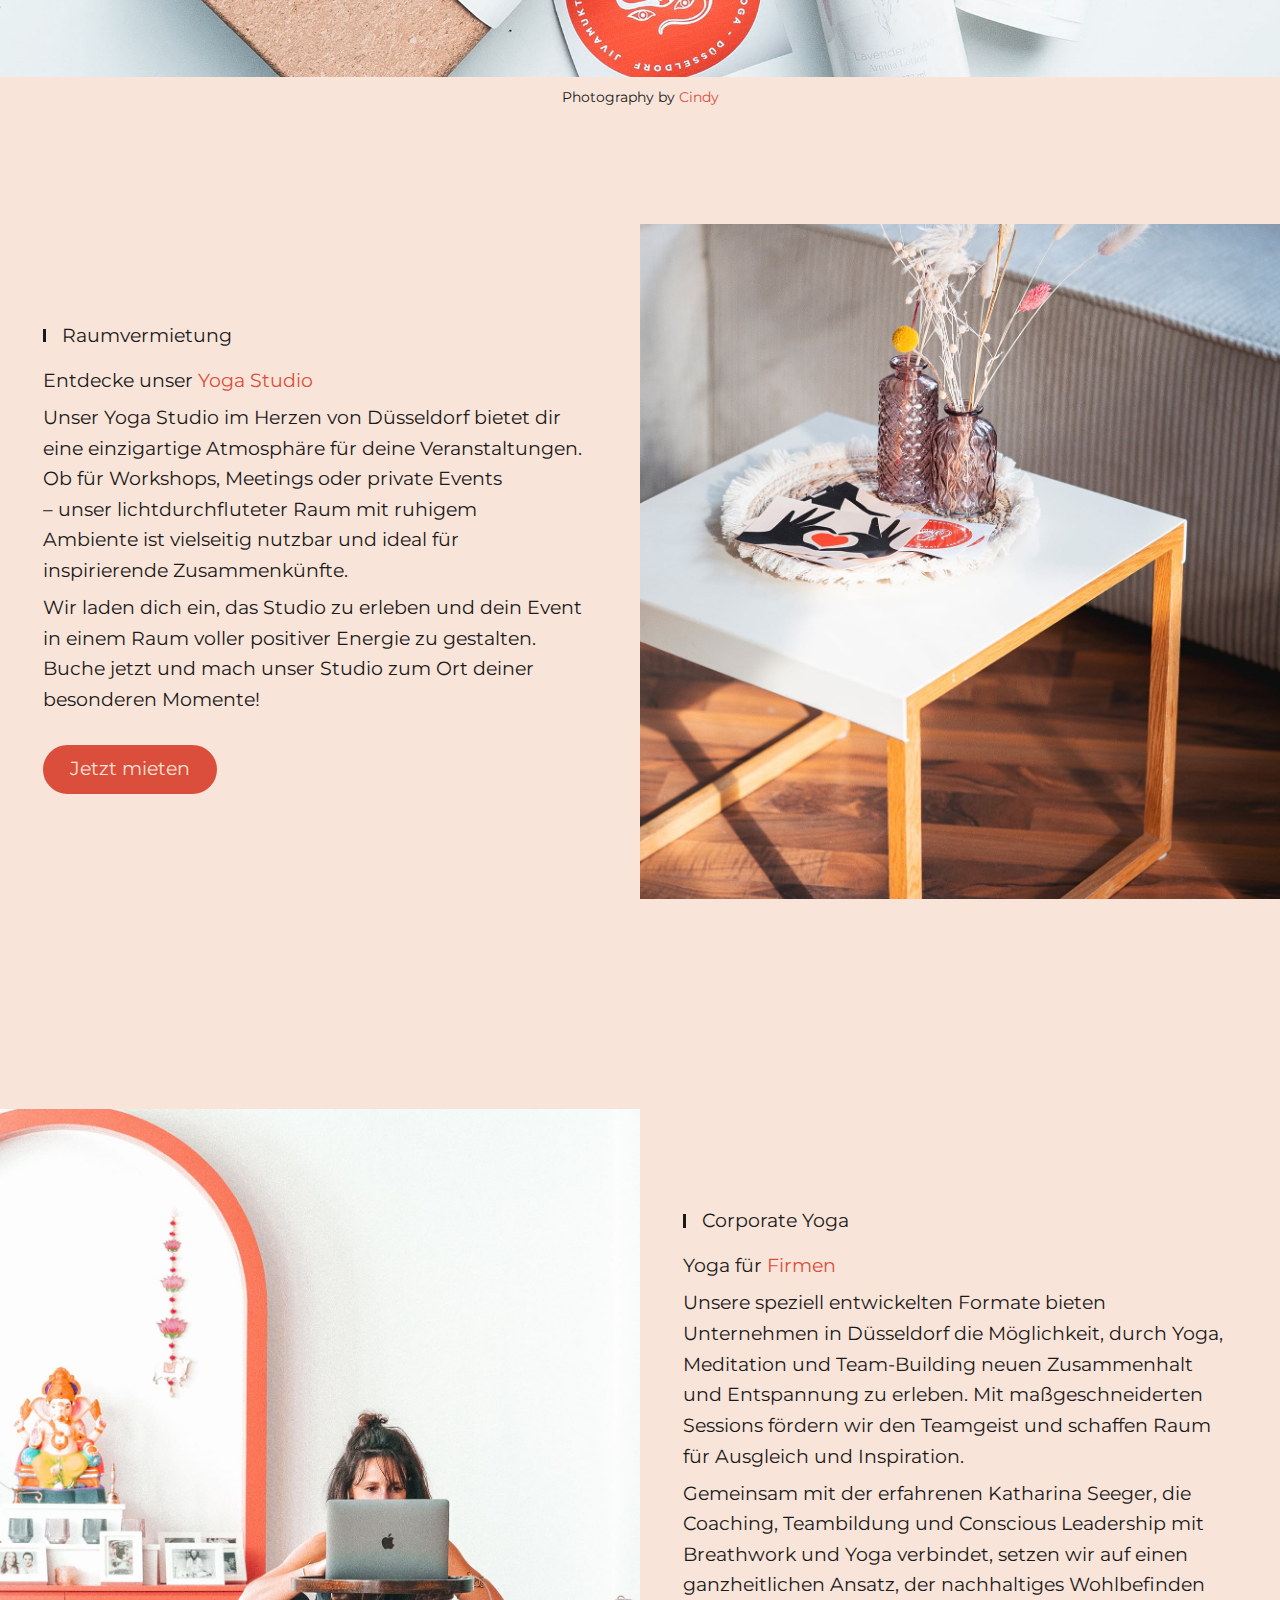
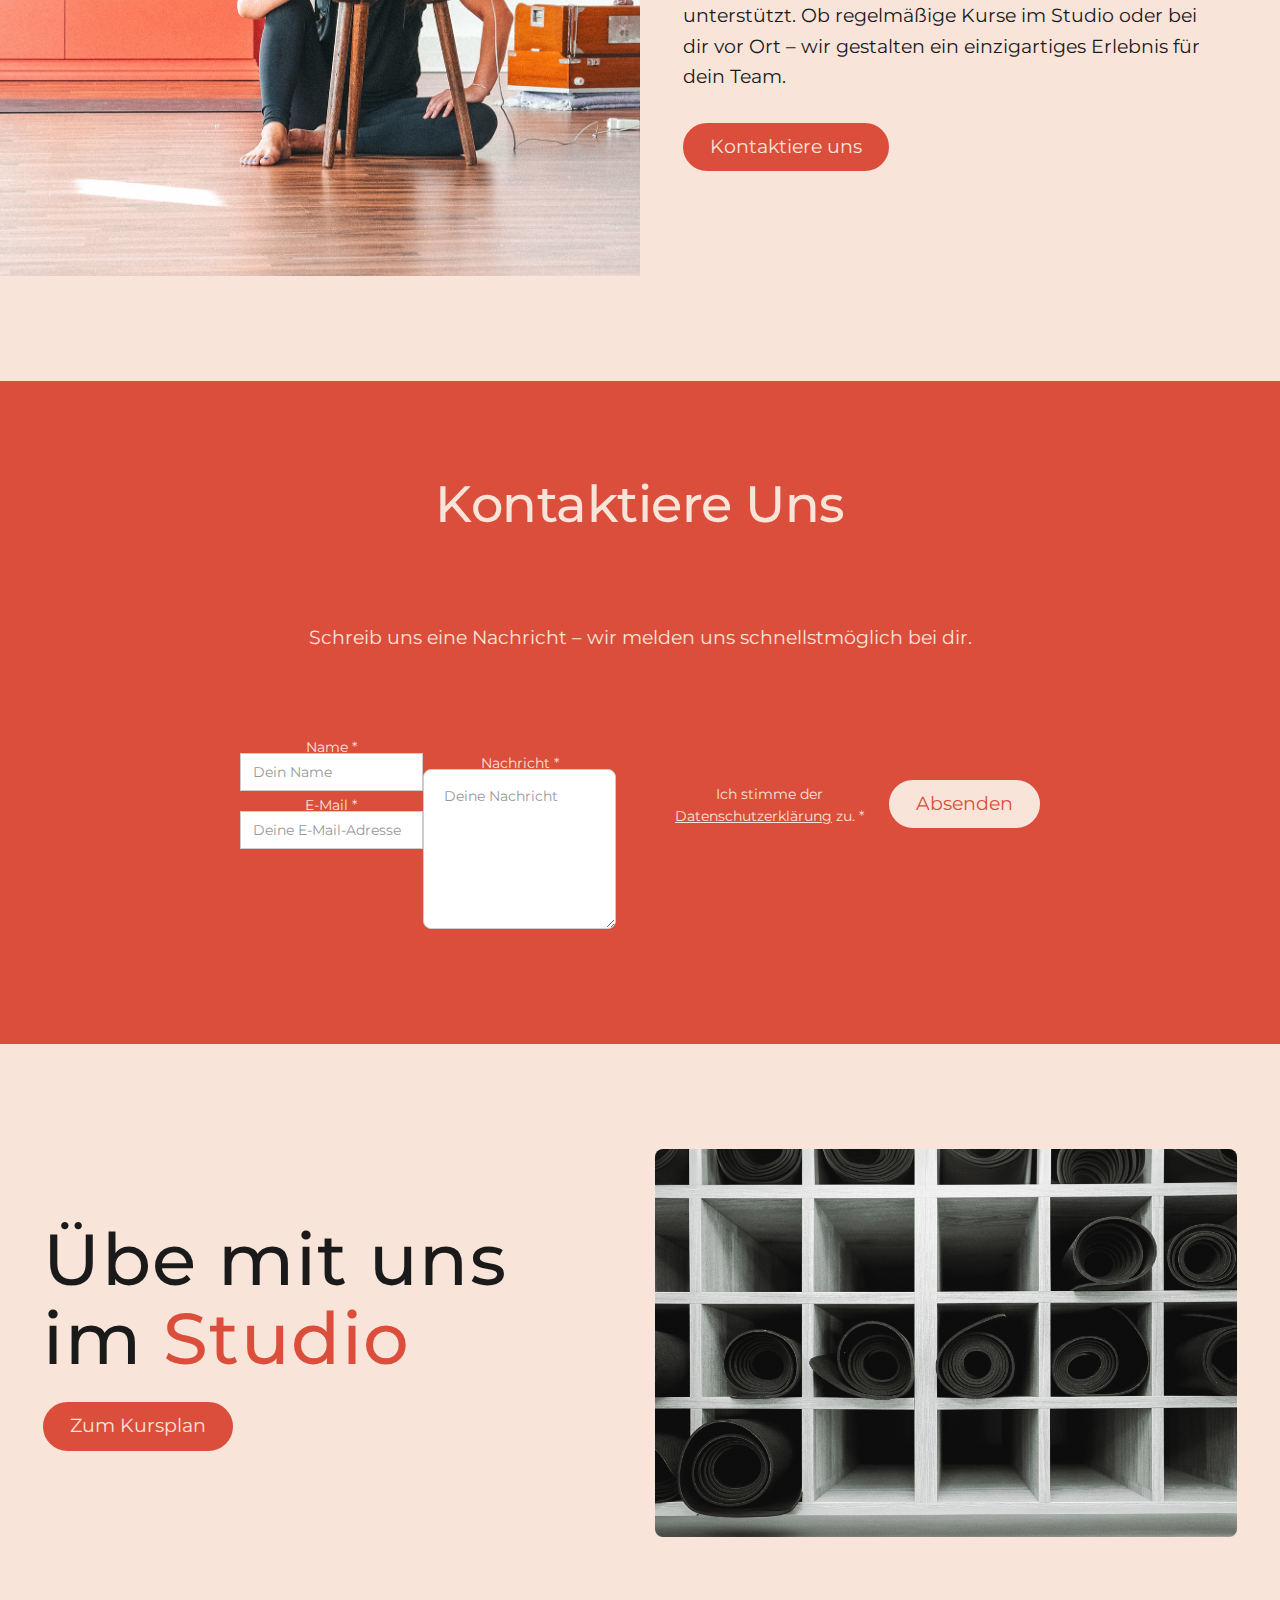
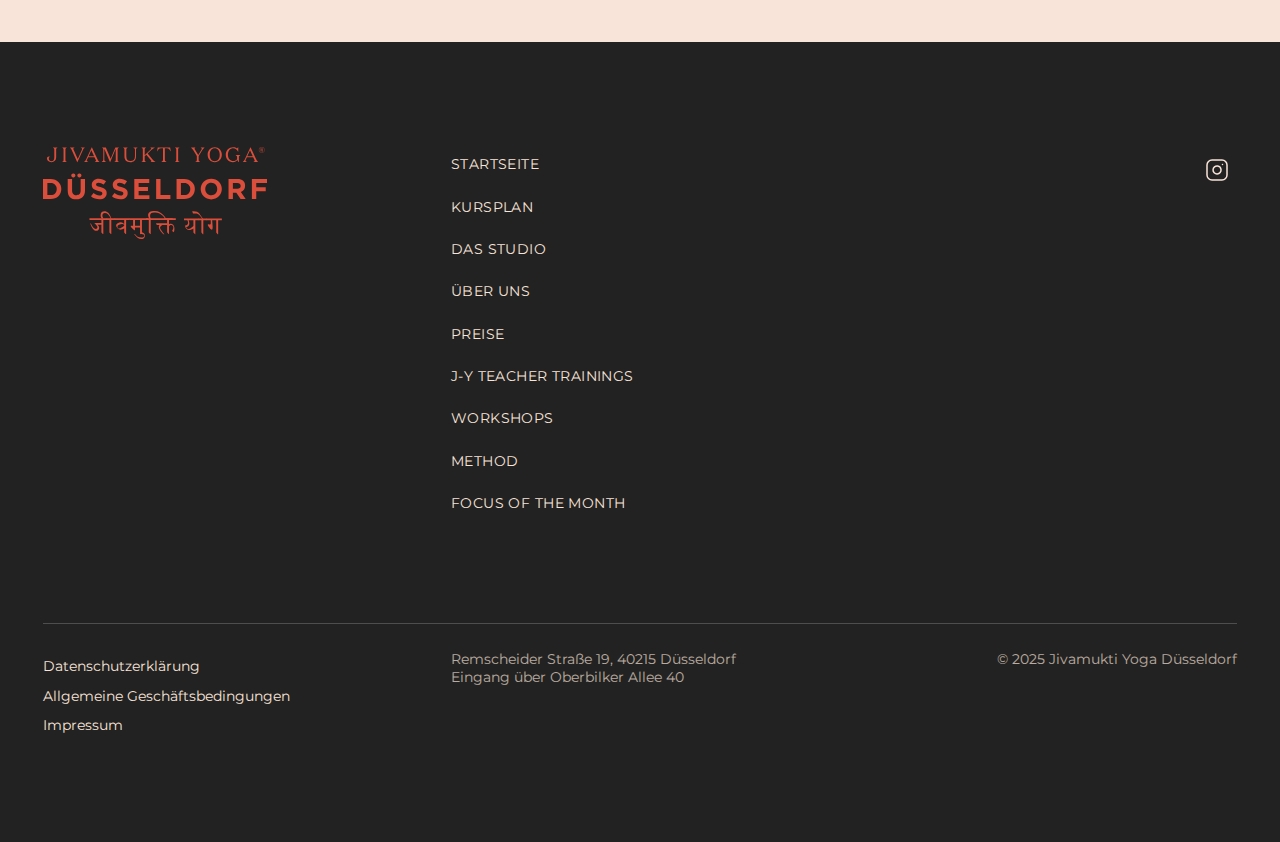
<file: studio.html>
<!DOCTYPE html>
<html lang="de">
<head>
  <meta charset="utf-8">
  <title>Das Studio | Jivamukti Yoga Düsseldorf</title>
  <meta content="Das Studio – Räume, Atmosphäre und Ausstattung im Jivamukti Yoga Düsseldorf." name="description">
  <meta content="width=device-width, initial-scale=1" name="viewport">
  <link rel="preconnect" href="https://fonts.googleapis.com">
  <link rel="preconnect" href="https://fonts.gstatic.com" crossorigin>
  <link href="https://fonts.googleapis.com/css2?family=Montserrat:ital,wght@0,100..900;1,100..900&display=swap" rel="stylesheet">
  <link href="css/normalize.css" rel="stylesheet" type="text/css">
  <link href="css/webflow.css" rel="stylesheet" type="text/css">
  <link href="css/jivamukti-dusseldorf.webflow.css" rel="stylesheet" type="text/css">
  <link href="css/jivamukti.css" rel="stylesheet" type="text/css">
  <link rel="stylesheet" href="https://cdn.jsdelivr.net/npm/swiper@8/swiper-bundle.min.css">
  <link href="assets/icons/favicon.png" rel="shortcut icon" type="image/x-icon">
  <script>!function(o,c){var n=c.documentElement,t=" w-mod-";n.className+=t+"js",("ontouchstart"in o||o.DocumentTouch&&c instanceof DocumentTouch)&&(n.className+=t+"touch")}(window,document);</script>
</head>
<body class="u-theme-light">
  <div class="page_wrap">

    <!-- ================================================================
         GLOBAL STYLES EMBED
         ================================================================ -->
    <div class="u-position-fixed">
      <div class="w-embed">
        <style>
::before, ::after { box-sizing: border-box; }
.w-embed:before, .w-embed:after,
.w-richtext:before, .w-richtext:after { content: unset; }
html { background-color: var(--_theme---background); }
button { background-color: unset; padding: unset; text-align: inherit; }
button:not(:disabled) { cursor: pointer; }
video { width: 100%; object-fit: cover; }
svg { max-width: 100%; }
@media (prefers-color-scheme: light) { option { color: black; } }
img::selection { background: transparent; }
body { font-smoothing: antialiased; -webkit-font-smoothing: antialiased; }
a:not([class]) { text-decoration: underline; }
p,blockquote,label { font-family: inherit; font-size: inherit; font-weight: inherit; line-height: inherit; letter-spacing: inherit; text-transform: inherit; text-wrap: inherit; margin-top: 0; margin-bottom: 0; }
select:has(option[value=""]:checked) { color: color-mix(in lab, currentcolor 60%, transparent) }
::selection { background-color: var(--_theme---selection--background); color: var(--_theme---selection--text); }
:is(.u-margin-trim,.w-richtext,.u-content-wrapper,[class*="u-container"],[class*="u-layout-column"]) > :not(:not(.w-condition-invisible,.u-cover-absolute,.u-ignore-trim) ~ :not(.w-condition-invisible,.u-cover-absolute,.u-ignore-trim)),
:is(.u-margin-trim,.w-richtext,.u-content-wrapper,[class*="u-container"],[class*="u-layout-column"]) > :not(:not(.w-condition-invisible,.u-cover-absolute,.u-ignore-trim) ~ :not(.w-condition-invisible,.u-cover-absolute,.u-ignore-trim)).u-display-contents > :first-child { margin-top: 0; }
:is(.u-margin-trim,.w-richtext,.u-content-wrapper,[class*="u-container"],[class*="u-layout-column"]) > :not(:has(~ :not(.w-condition-invisible,.u-cover-absolute,.u-ignore-trim))),
:is(.u-margin-trim,.w-richtext,.u-content-wrapper,[class*="u-container"],[class*="u-layout-column"]) > :not(:has(~ :not(.w-condition-invisible,.u-cover-absolute,.u-ignore-trim))).u-display-contents > :last-child { margin-bottom: 0; }
:not(.u-text-trim-off) > :is(h1,h2,h3,h4,h5,h6,p):not(.u-text-trim-off,:has([class*="u-text-style-"]))::before,
[class*="u-text-style-"]:not(.u-text-trim-off,:has(h1,h2,h3,h4,h5,h6,p))::before { content: ""; display: table; margin-bottom: calc(-0.5lh + var(--_text-style---trim-top)); }
:not(.u-text-trim-off) > :is(h1,h2,h3,h4,h5,h6,p):not(.u-text-trim-off,:has([class*="u-text-style-"]))::after,
[class*="u-text-style-"]:not(.u-text-trim-off,:has(h1,h2,h3,h4,h5,h6,p))::after { content: ""; display: table; margin-bottom: calc(-0.5lh + var(--_text-style---trim-bottom)); }
.w-richtext a { position: relative; z-index: 4; }
[class*="u-line-clamp"]:not(.w-richtext), [class*="u-line-clamp"].w-richtext > * { display: -webkit-box; -webkit-line-clamp: 1; -webkit-box-orient: vertical; overflow: hidden; }
[class*="u-line-clamp"].w-richtext > :not(:first-child) { display: none; }
.u-line-clamp-2:not(.w-richtext), .u-line-clamp-2.w-richtext > * { -webkit-line-clamp: 2; }
.u-line-clamp-3:not(.w-richtext), .u-line-clamp-3.w-richtext > * { -webkit-line-clamp: 3; }
.u-line-clamp-4:not(.w-richtext), .u-line-clamp-4.w-richtext > * { -webkit-line-clamp: 4; }
.u-heading > *, .u-text > * { width: 100%; max-width: inherit !important; margin-inline: 0 !important; margin-top: 0 !important; }
.u-background-slot > * { position: absolute; top: 0; left: 0; width: 100%; height: 100%; aspect-ratio: unset !important; }
.u-alignment-inherit > * { text-align: inherit; justify-content: inherit; align-items: inherit; }
.u-hide-if-empty:empty, .u-hide-if-empty:has(> *):not(:has(> :not(.w-condition-invisible))) { display: none !important; }
a, button, :where([tabindex]), input { outline-offset: var(--focus--offset-outer); }
a:focus-visible, button:focus-visible, [tabindex]:focus-visible, input:focus-visible { outline-color: var(--_theme---text); outline-width: var(--focus--width); outline-style: solid; }
[data-button]:has(button:disabled) { opacity: 0.5; pointer-events: none; }
.u-section:has(> .u-section-spacer) { padding-top: 0; padding-bottom: 0; }
        </style>
      </div>
    </div>

    <!-- ================================================================
         NAVIGATION (Lumos nav_component)
         ================================================================ -->
    <div data-wf--nav--nav-position="overlap" class="nav_component w-variant-dd866659-1d7d-6447-6461-66ca86ca367f">
      <!-- Nav Embedded CSS -->
      <div class="u-embed-css w-embed">
        <style>
:root {
  --nav--menu-open-duration: 400ms;
  --nav--menu-close-duration: 400ms;
}
body:has(.nav_component .w-nav-button.w--open):not(:has(.nav_desktop_wrap:not(.w-condition-invisible))) { overflow: hidden; }
@media (width < 65em) {
  body:has(.nav_component .w-nav-button.w--open) { overflow: hidden; }
}
@container (min-width: 65em) {
  .nav_desktop_wrap, .nav_dropdown_backdrop { display: block; }
  .nav_desktop_wrap:not(.w-condition-invisible) ~ .nav_mobile_wrap, .nav_desktop_wrap:not(.w-condition-invisible) ~ .nav_menu_backdrop { display: none; }
}
@keyframes menuOpen {
  from { clip-path: polygon(0 0, 100% 0, 100% 0, 0 0); }
  to { clip-path: polygon(0 0, 100% 0, 100% 100%, 0 100%); }
}
@keyframes menuClose {
  from { clip-path: polygon(0 0, 100% 0, 100% 100%, 0 100%); }
  to { clip-path: polygon(0 0, 100% 0, 100% 0, 0 0); }
}
.nav_component:has(.w-nav-button.w--open) .w-nav-menu {
  animation: menuOpen var(--nav--menu-open-duration) ease-in-out forwards;
}
.nav_component:has(.w-nav-button:not(.w--open)) .w-nav-menu {
  animation: menuClose var(--nav--menu-close-duration) ease-in-out forwards;
}
.nav_component .w-nav-overlay {
  top: 0;
  min-height: 100vh;
}
.nav_menu_backdrop {
  transition: opacity var(--nav--menu-close-duration);
}
.nav_component:has(.w-nav-button.w--open) .nav_menu_backdrop {
  opacity: 1;
}
html:has(.nav_banner_wrap:not(.w-condition-invisible)):not(.hide-nav-banner) {
  --nav--height-total: calc(var(--nav--banner-height) + var(--nav--height) + var(--nav--spacing-outer-vertical));
}
.hide-nav-banner .nav_banner_wrap {
  display: none;
}
/* Scroll-based banner hide */
.nav_banner_wrap {
  transition: transform 0.35s ease, opacity 0.35s ease;
}
.scroll-hide-banner:not(.hide-nav-banner) .nav_banner_wrap {
  transform: translateY(-100%);
  opacity: 0;
  pointer-events: none;
}
.scroll-hide-banner:not(.hide-nav-banner) {
  --nav--height-total: calc(var(--nav--height) + var(--nav--spacing-outer-vertical));
}
        </style>
      </div>

      <!-- Skip Link -->
      <a href="#main" class="nav_skip_wrap w-inline-block">
        <div class="nav_skip_text u-text-style-small">Zum Hauptinhalt springen</div>
      </a>

      <!-- Announcement Banner -->
      <div aria-label="Ankündigung" role="region" class="nav_banner_wrap u-theme-brand">
        <div class="nav_banner_contain">
          <a href="prices.html" class="nav_banner_link w-inline-block">
            <div class="nav_banner_text u-line-clamp-1">Probemonat – Übe einen Monat so oft du willst für nur 58€</div>
            <svg xmlns="http://www.w3.org/2000/svg" width="100%" viewBox="0 0 27 24" fill="none" aria-hidden="true" class="nav_banner_svg"><path d="M0 12L24 12" stroke="currentColor" stroke-width="var(--nav--icon-thickness)" vector-effect="non-scaling-stroke"></path><path d="M14 1.5L24.5 12L14 22.5" stroke="currentColor" stroke-width="var(--nav--icon-thickness)" vector-effect="non-scaling-stroke"></path></svg>
          </a>
          <button role="button" class="nav_banner_close_wrap">
            <svg xmlns="http://www.w3.org/2000/svg" width="100%" viewBox="0 0 20 19" fill="none" aria-hidden="true" class="nav_banner_close_svg"><path d="M1.51471 1.01465L18.4853 17.9852" stroke="currentColor" stroke-width="var(--nav--icon-thickness)" vector-effect="non-scaling-stroke"></path><path d="M1.51471 17.9851L18.4853 1.01454" stroke="currentColor" stroke-width="var(--nav--icon-thickness)" vector-effect="non-scaling-stroke"></path></svg>
            <span class="nav_screen-reader-text">Ankündigung schließen</span>
          </button>
        </div>
      </div>

      <!-- Desktop Navigation -->
      <header class="nav_desktop_wrap">
        <div class="nav_desktop_contain">
          <div class="nav_desktop_layout">
            <a aria-label="Startseite" href="index.html" class="nav_desktop_logo w-inline-block">
              <div class="u-max-width-full">
                <img src="assets/images/Logos/Horizontal Logo - Tigerlily - Light.svg" alt="Jivamukti Yoga Düsseldorf" class="nav_logo_image">
              </div>
            </a>
            <nav aria-label="Hauptnavigation" data-wf--menu--variant="desktop" class="nav_links_component w-variant-23049969-09ac-2789-520b-3c6ae895bbc6">
              <ul role="list" class="nav_links_wrap w-variant-23049969-09ac-2789-520b-3c6ae895bbc6 w-list-unstyled">
                <li class="nav_links_item"><a href="index.html" class="nav_links_link w-variant-23049969-09ac-2789-520b-3c6ae895bbc6 w-inline-block"><div class="nav_links_text">Startseite</div></a></li>
                <li class="nav_links_item"><a href="schedule.html" class="nav_links_link w-variant-23049969-09ac-2789-520b-3c6ae895bbc6 w-inline-block"><div class="nav_links_text">Kursplan</div></a></li>
                <li class="nav_links_item">
                  <div data-delay="400" data-hover="true" class="nav_dropdown_component w-dropdown">
                    <div data-state="expanded" class="nav_links_link w-variant-23049969-09ac-2789-520b-3c6ae895bbc6 w-dropdown-toggle">
                      <div class="nav_links_text">Unser Studio</div>
                      <div class="nav_links_svg"><svg data-wf--icon-arrow--direction="bottom" viewbox="0 0 66 70" fill="none" width="100%" height="100%" aria-hidden="true" class="u-svg w-variant-caa8b8e9-e8ec-6eb3-4526-30f19f7326f5"><path d="M17 2L50 34.9999L17 68" class="u-path"></path></svg></div>
                    </div>
                    <nav class="nav_dropdown_main_wrap w-variant-23049969-09ac-2789-520b-3c6ae895bbc6 w-dropdown-list">
                      <div class="nav_dropdown_main_content">
                        <div data-lenis-prevent="" class="nav_dropdown_main_scroll w-variant-23049969-09ac-2789-520b-3c6ae895bbc6">
                          <ul role="list" class="nav_dropdown_list">
                            <li class="nav_dropdown_item"><a href="studio.html" data-state="current" class="nav_dropdown_link w-variant-23049969-09ac-2789-520b-3c6ae895bbc6 w-inline-block"><div class="nav_dropdown_text">Das Studio</div></a></li>
                            <li class="nav_dropdown_item"><a href="about.html" class="nav_dropdown_link w-variant-23049969-09ac-2789-520b-3c6ae895bbc6 w-inline-block"><div class="nav_dropdown_text">Über Uns</div></a></li>
                          </ul>
                        </div>
                      </div>
                    </nav>
                  </div>
                </li>
                <li class="nav_links_item"><a href="prices.html" class="nav_links_link w-variant-23049969-09ac-2789-520b-3c6ae895bbc6 w-inline-block"><div class="nav_links_text">Preise</div></a></li>
                <li class="nav_links_item">
                  <div data-delay="400" data-hover="true" class="nav_dropdown_component w-dropdown">
                    <div data-state="expanded" class="nav_links_link w-variant-23049969-09ac-2789-520b-3c6ae895bbc6 w-dropdown-toggle">
                      <div class="nav_links_text">Entdecken</div>
                      <div class="nav_links_svg"><svg data-wf--icon-arrow--direction="bottom" viewbox="0 0 66 70" fill="none" width="100%" height="100%" aria-hidden="true" class="u-svg w-variant-caa8b8e9-e8ec-6eb3-4526-30f19f7326f5"><path d="M17 2L50 34.9999L17 68" class="u-path"></path></svg></div>
                    </div>
                    <nav class="nav_dropdown_main_wrap w-variant-23049969-09ac-2789-520b-3c6ae895bbc6 w-dropdown-list">
                      <div class="nav_dropdown_main_content">
                        <div data-lenis-prevent="" class="nav_dropdown_main_scroll w-variant-23049969-09ac-2789-520b-3c6ae895bbc6">
                          <ul role="list" class="nav_dropdown_list">
                            <li class="nav_dropdown_item"><a href="events.html" class="nav_dropdown_link w-variant-23049969-09ac-2789-520b-3c6ae895bbc6 w-inline-block"><div class="nav_dropdown_text">J-Y Teacher Trainings</div></a></li>
                            <li class="nav_dropdown_item"><a href="workshops.html" class="nav_dropdown_link w-variant-23049969-09ac-2789-520b-3c6ae895bbc6 w-inline-block"><div class="nav_dropdown_text">Workshops</div></a></li>
                            <li class="nav_dropdown_item"><a href="method.html" class="nav_dropdown_link w-variant-23049969-09ac-2789-520b-3c6ae895bbc6 w-inline-block"><div class="nav_dropdown_text">Method</div></a></li>
                            <li class="nav_dropdown_item"><a href="https://jivamuktiyoga.com/focus-of-the-month/" target="_blank" rel="noopener" class="nav_dropdown_link w-variant-23049969-09ac-2789-520b-3c6ae895bbc6 w-inline-block"><div class="nav_dropdown_text">Focus of the Month</div></a></li>
                          </ul>
                        </div>
                      </div>
                    </nav>
                  </div>
                </li>
              </ul>
              <ul role="list" class="nav_actions_wrap w-variant-23049969-09ac-2789-520b-3c6ae895bbc6 w-list-unstyled">
                <li class="nav_buttons_item is-main w-variant-23049969-09ac-2789-520b-3c6ae895bbc6">
                  <div data-wf--button-main--variant="secondary" class="button_main_wrap" data-button=" " data-trigger="hover focus">
                    <div class="clickable_wrap u-cover-absolute">
                      <a href="#gutschein" aria-label="Gutschein kaufen" class="clickable_link w-inline-block"></a>
                    </div>
                    <div class="button_main_element w-variant-e85564cd-af30-a478-692b-71732aefb3ab">
                      <div aria-hidden="true" class="button_main_text u-text-style-main">Gutschein</div>
                      <div class="button_main_icon u-hide-if-empty"></div>
                    </div>
                  </div>
                </li>
              </ul>
            </nav>
          </div>
        </div>
      </header>

      <!-- Mobile Navigation -->
      <div data-animation="default" data-collapse="all" data-duration="400" data-easing="ease" data-easing2="ease" role="banner" class="nav_mobile_wrap w-nav">
        <div class="nav_mobile_contain">
          <div class="nav_mobile_layout">
            <a aria-label="Startseite" href="index.html" class="nav_mobile_logo w-inline-block">
              <div class="u-max-width-full">
                <img src="assets/images/Logos/Horizontal Logo - Tigerlily - Light.svg" alt="Jivamukti Yoga Düsseldorf" class="nav_logo_image">
              </div>
            </a>
            <nav role="navigation" class="nav_mobile_menu_wrap w-nav-menu">
              <div data-lenis-prevent="" class="nav_mobile_menu_scroll">
                <nav aria-label="Hauptnavigation" data-wf--menu--variant="mobile" class="nav_links_component">
                  <ul role="list" class="nav_links_wrap w-list-unstyled">
                    <li class="nav_links_item"><a href="index.html" class="nav_links_link w-inline-block"><div class="nav_links_text">Startseite</div></a></li>
                    <li class="nav_links_item"><a href="schedule.html" class="nav_links_link w-inline-block"><div class="nav_links_text">Kursplan</div></a></li>
                    <li class="nav_links_item">
                      <div data-delay="400" data-hover="false" class="nav_dropdown_component w-dropdown">
                        <div data-state="expanded" class="nav_links_link w-dropdown-toggle">
                          <div class="nav_links_text">Unser Studio</div>
                          <div class="nav_links_svg"><svg data-wf--icon-arrow--direction="bottom" viewbox="0 0 66 70" fill="none" width="100%" height="100%" aria-hidden="true" class="u-svg w-variant-caa8b8e9-e8ec-6eb3-4526-30f19f7326f5"><path d="M17 2L50 34.9999L17 68" class="u-path"></path></svg></div>
                        </div>
                        <nav class="nav_dropdown_main_wrap w-dropdown-list">
                          <div class="nav_dropdown_main_content">
                            <div data-lenis-prevent="" class="nav_dropdown_main_scroll">
                              <ul role="list" class="nav_dropdown_list">
                                <li class="nav_dropdown_item"><a href="studio.html" data-state="current" class="nav_dropdown_link w-inline-block"><div class="nav_dropdown_text">Das Studio</div></a></li>
                                <li class="nav_dropdown_item"><a href="about.html" class="nav_dropdown_link w-inline-block"><div class="nav_dropdown_text">Über Uns</div></a></li>
                              </ul>
                            </div>
                          </div>
                        </nav>
                      </div>
                    </li>
                    <li class="nav_links_item"><a href="prices.html" class="nav_links_link w-inline-block"><div class="nav_links_text">Preise</div></a></li>
                    <li class="nav_links_item">
                      <div data-delay="400" data-hover="false" class="nav_dropdown_component w-dropdown">
                        <div data-state="expanded" class="nav_links_link w-dropdown-toggle">
                          <div class="nav_links_text">Entdecken</div>
                          <div class="nav_links_svg"><svg data-wf--icon-arrow--direction="bottom" viewbox="0 0 66 70" fill="none" width="100%" height="100%" aria-hidden="true" class="u-svg w-variant-caa8b8e9-e8ec-6eb3-4526-30f19f7326f5"><path d="M17 2L50 34.9999L17 68" class="u-path"></path></svg></div>
                        </div>
                        <nav class="nav_dropdown_main_wrap w-dropdown-list">
                          <div class="nav_dropdown_main_content">
                            <div data-lenis-prevent="" class="nav_dropdown_main_scroll">
                              <ul role="list" class="nav_dropdown_list">
                                <li class="nav_dropdown_item"><a href="events.html" class="nav_dropdown_link w-inline-block"><div class="nav_dropdown_text">J-Y Teacher Trainings</div></a></li>
                                <li class="nav_dropdown_item"><a href="workshops.html" class="nav_dropdown_link w-inline-block"><div class="nav_dropdown_text">Workshops</div></a></li>
                                <li class="nav_dropdown_item"><a href="method.html" class="nav_dropdown_link w-inline-block"><div class="nav_dropdown_text">Method</div></a></li>
                                <li class="nav_dropdown_item"><a href="https://jivamuktiyoga.com/focus-of-the-month/" target="_blank" rel="noopener" class="nav_dropdown_link w-inline-block"><div class="nav_dropdown_text">Focus of the Month</div></a></li>
                              </ul>
                            </div>
                          </div>
                        </nav>
                      </div>
                    </li>
                  </ul>
                  <ul role="list" class="nav_actions_wrap w-list-unstyled">
                    <li class="nav_buttons_item is-main">
                      <div data-wf--button-main--variant="secondary" class="button_main_wrap" data-button=" " data-trigger="hover focus">
                        <div class="clickable_wrap u-cover-absolute">
                          <a href="#gutschein" aria-label="Gutschein kaufen" class="clickable_link w-inline-block"></a>
                        </div>
                        <div class="button_main_element w-variant-e85564cd-af30-a478-692b-71732aefb3ab">
                          <div aria-hidden="true" class="button_main_text u-text-style-main">Gutschein</div>
                          <div class="button_main_icon u-hide-if-empty"></div>
                        </div>
                      </div>
                    </li>
                  </ul>
                </nav>
              </div>
            </nav>
            <div data-state="open" class="nav_button_wrap w-nav-button">
              <div class="nav_button_layout">
                <div class="nav_button_line is-1"></div>
                <div class="nav_button_line is-2"></div>
              </div>
            </div>
          </div>
        </div>
      </div>

      <!-- Backdrops -->
      <div class="nav_dropdown_backdrop"></div>
      <div class="nav_menu_backdrop"></div>

      <!-- Nav Embedded JS -->
      <div class="u-embed-js w-embed w-script">
        <script>
if (sessionStorage.getItem("hide-nav-banner") === "true") {
  document.documentElement.classList.add("hide-nav-banner");
}
document.addEventListener("DOMContentLoaded", function () {
  document.querySelectorAll(".nav_banner_close_wrap").forEach((button) => {
    button.addEventListener("click", function () {
      sessionStorage.setItem("hide-nav-banner", "true");
      document.documentElement.classList.add("hide-nav-banner");
    });
  });
  document.querySelectorAll(".nav_skip_wrap").forEach(function (link) {
    const target = document.querySelector("main");
    if (!target) return;
    link.addEventListener("click", function () {
      target.setAttribute("tabindex", "-1");
      target.focus();
    });
  });

  // Banner: hide on scroll down, show when near top or hovering top zone
  var lastScrollY = 0;
  var scrollThreshold = 80;
  var hoverZoneHeight = 60;
  var html = document.documentElement;

  window.addEventListener("scroll", function () {
    var currentY = window.scrollY;
    if (currentY > scrollThreshold) {
      html.classList.add("scroll-hide-banner");
    } else {
      html.classList.remove("scroll-hide-banner");
    }
    lastScrollY = currentY;
  }, { passive: true });

  document.addEventListener("mousemove", function (e) {
    if (e.clientY <= hoverZoneHeight && window.scrollY > 0) {
      html.classList.remove("scroll-hide-banner");
    }
  }, { passive: true });

  document.addEventListener("mouseleave", function () {
    if (window.scrollY > scrollThreshold) {
      html.classList.add("scroll-hide-banner");
    }
  });
});
        </script>
      </div>
    </div>

    <!-- ================================================================
         MAIN CONTENT
         ================================================================ -->
    <main id="main" class="page_main">

      <!-- HERO SECTION -->
      <section data-wf--section--variant="dark" class="u-section w-variant-857e5430-97c7-deb6-3c1a-d3063f9fe2c7 u-min-height-half">
        <div class="u-background-slot">
          <div data-wf--visual-image--variant="wide-16-9" class="u-image-wrapper w-variant-27d05669-180c-3169-9b64-0eda31f8d4d3">
            <img src="assets/images/front-studio-wide.jpg" loading="eager" alt="Jivamukti Yoga Düsseldorf Studio" class="u-image">
          </div>
          <div data-wf--media-overlay--variant="base" class="u-overlay" data-number="55" style="--number: 55"></div>
        </div>
        <div data-wf--spacer--variant="main" class="u-section-spacer w-variant-60a7ad7d-02b0-6682-95a5-2218e6fd1490 u-ignore-trim"></div>
        <div class="u-container u-alignment-center">
          <div data-wf--layout--variant="stack-centered" class="u-layout-wrapper">
            <div class="u-layout">
              <div class="u-layout-column-1 w-variant-d69d5003-e9bc-b347-4e02-eb46976beb1c">
                <div class="u-eyebrow-wrapper">
                  <div class="u-eyebrow-layout">
                    <div class="u-eyebrow-marker"></div>
                    <div class="u-eyebrow-text u-text-style-main w-richtext">
                      <p>Das Studio</p>
                    </div>
                  </div>
                </div>
                <div data-number="20" data-wf--typography-heading--variant="h1" class="u-heading w-variant-3ddfa43e-abc1-422e-6e6d-23dfb7da71f3 w-richtext">
                  <h1>Ein Ort zum Ankommen</h1>
                </div>
                <div data-number="60" data-wf--typography-paragraph--variant="inherit" class="u-text u-rich-text w-richtext">
                  <p>Unser Studio liegt im Herzen von Friedrichstadt. Ein historischer Raum, der Ruhe, Klarheit und Wärme ausstrahlt – geschaffen für deine Praxis.</p>
                </div>
              </div>
            </div>
          </div>
        </div>
        <div data-wf--spacer--variant="main" class="u-section-spacer w-variant-60a7ad7d-02b0-6682-95a5-2218e6fd1490 u-ignore-trim"></div>
      </section>

      <!-- CAROUSEL SECTION -->
      <section class="u-section carousel_section">
        <div data-wf--spacer--variant="main" class="u-section-spacer w-variant-60a7ad7d-02b0-6682-95a5-2218e6fd1490 u-ignore-trim"></div>
        <div class="u-container">
          <div class="carousel_wrap">
            <div class="swiper carousel_swiper">
              <div class="swiper-wrapper">
                <!-- Slide 1: Der Raum -->
                <div class="swiper-slide">
                  <div class="carousel_slide_layout">
                    <div class="carousel_slide_image">
                      <img src="assets/images/quote-hero-1.jpg" alt="Der Raum" loading="lazy">
                    </div>
                    <div class="carousel_slide_content">
                      <div data-wf--typography-heading--variant="h2" class="u-heading w-variant-efb733fe-da83-69a3-ea4a-b3f2f89d0389">
                        <h2 class="u-text-style-h2">Der Raum</h2>
                      </div>
                      <div class="u-text u-margin-top-3">
                        <p>Ein heller, klarer Raum mit ca. 120 qm bietet dir Platz für Konzentration, Ruhe und Bewegung. Die Atmosphäre ist warm, minimalistisch und geerdet.</p>
                      </div>
                    </div>
                  </div>
                </div>
                <!-- Slide 2: Ausstattung -->
                <div class="swiper-slide">
                  <div class="carousel_slide_layout">
                    <div class="carousel_slide_image">
                      <img src="assets/images/home-classes.jpg" alt="Ausstattung" loading="lazy">
                    </div>
                    <div class="carousel_slide_content">
                      <div data-wf--typography-heading--variant="h2" class="u-heading w-variant-efb733fe-da83-69a3-ea4a-b3f2f89d0389">
                        <h2 class="u-text-style-h2">Ausstattung</h2>
                      </div>
                      <div class="u-text u-margin-top-3">
                        <p>Matten, Blöcke, Gurte und weitere Hilfsmittel stehen bereit. Du kannst dich voll auf deine Praxis konzentrieren.</p>
                      </div>
                    </div>
                  </div>
                </div>
                <!-- Slide 3: Umgebung -->
                <div class="swiper-slide">
                  <div class="carousel_slide_layout">
                    <div class="carousel_slide_image">
                      <img src="assets/images/home-community.jpg" alt="Umgebung" loading="lazy">
                    </div>
                    <div class="carousel_slide_content">
                      <div data-wf--typography-heading--variant="h2" class="u-heading w-variant-efb733fe-da83-69a3-ea4a-b3f2f89d0389">
                        <h2 class="u-text-style-h2">Umgebung</h2>
                      </div>
                      <div class="u-text u-margin-top-3">
                        <p>Friedrichstadt empfängt dich mit lebendiger Energie, Cafés und Parks. Die perfekte Mischung aus Entspannung und Inspiration.</p>
                      </div>
                    </div>
                  </div>
                </div>
              </div>
            </div>
            <!-- Carousel Controls -->
            <div class="carousel_controls">
              <div class="carousel_progress_wrap">
                <div class="carousel_progress_bar"></div>
              </div>
              <div class="carousel_nav">
                <button class="carousel_btn carousel_btn_prev" aria-label="Vorheriger Slide">
                  <svg xmlns="http://www.w3.org/2000/svg" width="24" height="24" viewBox="0 0 24 24" fill="none" stroke="currentColor" stroke-width="2" stroke-linecap="round" stroke-linejoin="round"><polyline points="15 18 9 12 15 6"></polyline></svg>
                </button>
                <button class="carousel_btn carousel_btn_next" aria-label="Nächster Slide">
                  <svg xmlns="http://www.w3.org/2000/svg" width="24" height="24" viewBox="0 0 24 24" fill="none" stroke="currentColor" stroke-width="2" stroke-linecap="round" stroke-linejoin="round"><polyline points="9 18 15 12 9 6"></polyline></svg>
                </button>
              </div>
            </div>
          </div>
        </div>
        <div data-wf--spacer--variant="main" class="u-section-spacer w-variant-60a7ad7d-02b0-6682-95a5-2218e6fd1490 u-ignore-trim"></div>
      </section>

      <!-- FEATURE CARDS SECTION -->
      <section class="u-section feature_section">
        <div data-wf--spacer--variant="main" class="u-section-spacer w-variant-60a7ad7d-02b0-6682-95a5-2218e6fd1490 u-ignore-trim"></div>
        <div class="u-container">
          <div class="feature_cards_grid">
            <!-- Card 1 -->
            <div class="feature_card_wrap">
              <div class="feature_card_image_wrap">
                <img src="assets/images/how-to-book.jpg" alt="Matten und Props" loading="lazy">
              </div>
              <div class="feature_card_divider"></div>
              <div data-wf--typography-heading--variant="h4" class="u-heading w-variant-93e8af18-8413-e3ac-0442-72629401a3db">
                <h4>Matten & Props</h4>
              </div>
              <button class="feature_card_toggle" aria-expanded="false">
                <span class="feature_card_toggle_text u-text-style-h6">mehr Info</span>
                <span class="feature_card_toggle_icon">+</span>
              </button>
              <div class="feature_card_content" hidden>
                <div class="u-text">
                  <p>Alles ist da: Matten, Blöcke, Gurte und Decken stehen bereit. Du kannst leicht ankommen und loslegen.</p>
                </div>
              </div>
              <div class="feature_card_cta">
                <div data-wf--button-main--variant="secondary" class="button_main_wrap" data-button=" " data-trigger="hover focus">
                  <div class="clickable_wrap u-cover-absolute">
                    <a href="schedule.html" aria-label="Zum Kursplan" class="clickable_link w-inline-block"></a>
                  </div>
                  <div class="button_main_element w-variant-e85564cd-af30-a478-692b-71732aefb3ab">
                    <div aria-hidden="true" class="button_main_text u-text-style-main">Zum Kursplan</div>
                  </div>
                </div>
              </div>
            </div>
            <!-- Card 2 -->
            <div class="feature_card_wrap">
              <div class="feature_card_image_wrap">
                <img src="assets/images/home-hero.jpg" alt="Ankommen" loading="lazy">
              </div>
              <div class="feature_card_divider"></div>
              <div data-wf--typography-heading--variant="h4" class="u-heading w-variant-93e8af18-8413-e3ac-0442-72629401a3db">
                <h4>Ruhige Atmosphäre</h4>
              </div>
              <button class="feature_card_toggle" aria-expanded="false">
                <span class="feature_card_toggle_text u-text-style-h6">mehr Info</span>
                <span class="feature_card_toggle_icon">+</span>
              </button>
              <div class="feature_card_content" hidden>
                <div class="u-text">
                  <p>Ein klarer Raum mit warmen Materialien und viel Licht unterstützt deine Konzentration und lässt dich zur Ruhe kommen.</p>
                </div>
              </div>
              <div class="feature_card_cta">
                <div data-wf--button-main--variant="secondary" class="button_main_wrap" data-button=" " data-trigger="hover focus">
                  <div class="clickable_wrap u-cover-absolute">
                    <a href="schedule.html" aria-label="Zum Kursplan" class="clickable_link w-inline-block"></a>
                  </div>
                  <div class="button_main_element w-variant-e85564cd-af30-a478-692b-71732aefb3ab">
                    <div aria-hidden="true" class="button_main_text u-text-style-main">Zum Kursplan</div>
                  </div>
                </div>
              </div>
            </div>
            <!-- Card 3 -->
            <div class="feature_card_wrap">
              <div class="feature_card_image_wrap">
                <img src="assets/images/home-community.jpg" alt="Community" loading="lazy">
              </div>
              <div class="feature_card_divider"></div>
              <div data-wf--typography-heading--variant="h4" class="u-heading w-variant-93e8af18-8413-e3ac-0442-72629401a3db">
                <h4>Gemeinschaft</h4>
              </div>
              <button class="feature_card_toggle" aria-expanded="false">
                <span class="feature_card_toggle_text u-text-style-h6">mehr Info</span>
                <span class="feature_card_toggle_icon">+</span>
              </button>
              <div class="feature_card_content" hidden>
                <div class="u-text">
                  <p>Wir sehen das Studio als Treffpunkt für Austausch, Verbindung und gegenseitige Unterstützung – auf und abseits der Matte.</p>
                </div>
              </div>
              <div class="feature_card_cta">
                <div data-wf--button-main--variant="secondary" class="button_main_wrap" data-button=" " data-trigger="hover focus">
                  <div class="clickable_wrap u-cover-absolute">
                    <a href="schedule.html" aria-label="Zum Kursplan" class="clickable_link w-inline-block"></a>
                  </div>
                  <div class="button_main_element w-variant-e85564cd-af30-a478-692b-71732aefb3ab">
                    <div aria-hidden="true" class="button_main_text u-text-style-main">Zum Kursplan</div>
                  </div>
                </div>
              </div>
            </div>
          </div>
        </div>
        <div data-wf--spacer--variant="main" class="u-section-spacer w-variant-60a7ad7d-02b0-6682-95a5-2218e6fd1490 u-ignore-trim"></div>
      </section>

      <!-- FULL-WIDTH PHOTOGRAPH -->
      <section class="fullwidth_photo_section">
        <img src="assets/images/quote-hero-1.jpg" alt="Jivamukti Yoga Düsseldorf Studio" loading="lazy" class="fullwidth_photo">
      </section>

      <!-- PHOTOGRAPHY CREDIT -->
      <section class="photo_credit_section">
        <p class="photo_credit_text">Photography by <a href="https://www.instagram.com/cindy/" target="_blank" rel="noopener noreferrer" class="photo_credit_link">Cindy</a></p>
      </section>

      <!-- STUDIO RENTAL SECTION -->
      <section class="u-section">
        <div data-wf--layout--variant="full" class="u-layout-wrapper w-variant-58b19052-6f23-ab5e-5e89-54288af57e85">
          <div class="u-layout w-variant-58b19052-6f23-ab5e-5e89-54288af57e85">
            <div class="u-layout-column-1 w-variant-58b19052-6f23-ab5e-5e89-54288af57e85">
              <div class="u-eyebrow-wrapper">
                <div class="u-eyebrow-layout">
                  <div class="u-eyebrow-marker"></div>
                  <div class="u-eyebrow-text u-text-style-main w-richtext"><p>Raumvermietung</p></div>
                </div>
              </div>
              <div data-wf--typography-heading--variant="h2" class="u-heading w-variant-efb733fe-c12b-f0b5-d55a-36dc5a46ada5 u-heading-accent w-richtext">
                <h2>Entdecke unser <strong>Yoga Studio</strong></h2>
              </div>
              <div data-number="60" data-wf--typography-paragraph--variant="inherit" class="u-text u-rich-text w-richtext">
                <p>Unser Yoga Studio im Herzen von Düsseldorf bietet dir eine einzigartige Atmosphäre für deine Veranstaltungen. Ob für Workshops, Meetings oder private Events – unser lichtdurchfluteter Raum mit ruhigem Ambiente ist vielseitig nutzbar und ideal für inspirierende Zusammenkünfte.</p>
                <p>Wir laden dich ein, das Studio zu erleben und dein Event in einem Raum voller positiver Energie zu gestalten. Buche jetzt und mach unser Studio zum Ort deiner besonderen Momente!</p>
              </div>
              <div class="u-button-wrapper">
                <div class="u-display-contents">
                  <div data-wf--button-main--variant="primary" class="button_main_wrap" data-button=" " data-trigger="hover focus">
                    <div class="clickable_wrap u-cover-absolute">
                      <a href="#kontakt" aria-label="Jetzt mieten" class="clickable_link w-inline-block"></a>
                    </div>
                    <div class="button_main_element">
                      <div aria-hidden="true" class="button_main_text u-text-style-main">Jetzt mieten</div>
                      <div class="button_main_icon u-hide-if-empty"></div>
                    </div>
                  </div>
                </div>
              </div>
            </div>
            <div class="u-layout-column-2 w-variant-58b19052-6f23-ab5e-5e89-54288af57e85">
              <div data-wf--visual-image--variant="wide-16-9" class="u-image-wrapper w-variant-27d05669-180c-3169-9b64-0eda31f8d4d3">
                <img src="assets/images/studio/studio-detail-1.jpg" loading="lazy" alt="Jivamukti Yoga Düsseldorf – Studio Raumvermietung" class="u-image">
              </div>
            </div>
          </div>
        </div>
      </section>

      <!-- FIRMENYOGA SECTION -->
      <section class="u-section">
        <div data-wf--layout--variant="full-reversed" class="u-layout-wrapper w-variant-560ed4d9-9e8c-5c39-4619-fc154cdf9f19">
          <div class="u-layout w-variant-560ed4d9-9e8c-5c39-4619-fc154cdf9f19">
            <div class="u-layout-column-1 w-variant-560ed4d9-9e8c-5c39-4619-fc154cdf9f19">
              <div class="u-eyebrow-wrapper">
                <div class="u-eyebrow-layout">
                  <div class="u-eyebrow-marker"></div>
                  <div class="u-eyebrow-text u-text-style-main w-richtext"><p>Corporate Yoga</p></div>
                </div>
              </div>
              <div data-wf--typography-heading--variant="h2" class="u-heading w-variant-efb733fe-c12b-f0b5-d55a-36dc5a46ada5 u-heading-accent w-richtext">
                <h2>Yoga für <strong>Firmen</strong></h2>
              </div>
              <div data-number="60" data-wf--typography-paragraph--variant="inherit" class="u-text u-rich-text w-richtext">
                <p>Unsere speziell entwickelten Formate bieten Unternehmen in Düsseldorf die Möglichkeit, durch Yoga, Meditation und Team-Building neuen Zusammenhalt und Entspannung zu erleben. Mit maßgeschneiderten Sessions fördern wir den Teamgeist und schaffen Raum für Ausgleich und Inspiration.</p>
                <p>Gemeinsam mit der erfahrenen Katharina Seeger, die Coaching, Teambildung und Conscious Leadership mit Breathwork und Yoga verbindet, setzen wir auf einen ganzheitlichen Ansatz, der nachhaltiges Wohlbefinden unterstützt. Ob regelmäßige Kurse im Studio oder bei dir vor Ort – wir gestalten ein einzigartiges Erlebnis für dein Team.</p>
              </div>
              <div class="u-button-wrapper">
                <div class="u-display-contents">
                  <div data-wf--button-main--variant="primary" class="button_main_wrap" data-button=" " data-trigger="hover focus">
                    <div class="clickable_wrap u-cover-absolute">
                      <a href="#kontakt" aria-label="Kontaktiere uns" class="clickable_link w-inline-block"></a>
                    </div>
                    <div class="button_main_element">
                      <div aria-hidden="true" class="button_main_text u-text-style-main">Kontaktiere uns</div>
                      <div class="button_main_icon u-hide-if-empty"></div>
                    </div>
                  </div>
                </div>
              </div>
            </div>
            <div class="u-layout-column-2 w-variant-560ed4d9-9e8c-5c39-4619-fc154cdf9f19">
              <div data-wf--visual-image--variant="wide-16-9" class="u-image-wrapper w-variant-27d05669-180c-3169-9b64-0eda31f8d4d3">
                <img src="assets/images/studio/studio-detail-2.jpg" loading="lazy" alt="Jivamukti Yoga Düsseldorf – Yoga für Firmen" class="u-image">
              </div>
            </div>
          </div>
        </div>
      </section>

      <!-- CONTACT FORM SECTION -->
      <section id="kontakt" data-wf--section--variant="brand" class="u-section w-variant-25bf08d9-3196-322b-5616-019ac7f0f4f7">
        <div data-wf--spacer--variant="main" class="u-section-spacer w-variant-60a7ad7d-02b0-6682-95a5-2218e6fd1490 u-ignore-trim"></div>
        <div class="u-container-small u-alignment-center">
          <div data-wf--typography-heading--variant="h2" class="u-heading w-variant-efb733fe-da83-69a3-ea4a-b3f2f89d0389">
            <h2 class="u-text-style-h2">Kontaktiere Uns</h2>
          </div>
          <div class="u-text u-margin-top-3 u-margin-bottom-6">
            <p>Schreib uns eine Nachricht – wir melden uns schnellstmöglich bei dir.</p>
          </div>

          <form class="form_component" method="POST" action="#" novalidate>
            <div class="form_fields_grid">
              <div class="form_field_wrap">
                <label for="contact-name" class="form_label u-text-style-small">Name *</label>
                <input type="text" id="contact-name" name="name" required class="form_input w-input" placeholder="Dein Name">
              </div>
              <div class="form_field_wrap">
                <label for="contact-email" class="form_label u-text-style-small">E-Mail *</label>
                <input type="email" id="contact-email" name="email" required class="form_input w-input" placeholder="Deine E-Mail-Adresse">
              </div>
            </div>
            <div class="form_field_wrap u-margin-top-3">
              <label for="contact-message" class="form_label u-text-style-small">Nachricht *</label>
              <textarea id="contact-message" name="message" required class="form_textarea w-input" placeholder="Deine Nachricht" rows="5"></textarea>
            </div>
            <div class="form_field_wrap u-margin-top-3">
              <label class="w-checkbox form_checkbox_wrap">
                <input type="checkbox" name="privacy" required class="w-checkbox-input form_checkbox">
                <span class="form_checkbox_label u-text-style-small">Ich stimme der <a href="legal/data-security.html">Datenschutzerklärung</a> zu. *</span>
              </label>
            </div>
            <div class="u-margin-top-5">
              <div data-wf--button-main--variant="primary" class="button_main_wrap" data-button=" " data-trigger="hover focus">
                <div class="clickable_wrap u-cover-absolute">
                  <button type="submit" aria-label="Absenden" class="clickable_link" style="border:none;background:none;cursor:pointer;width:100%;height:100%;position:absolute;top:0;left:0;"></button>
                </div>
                <div class="button_main_element">
                  <div aria-hidden="true" class="button_main_text u-text-style-main">Absenden</div>
                </div>
              </div>
            </div>
          </form>
        </div>
        <div data-wf--spacer--variant="main" class="u-section-spacer w-variant-60a7ad7d-02b0-6682-95a5-2218e6fd1490 u-ignore-trim"></div>
      </section>

      <!-- ABOUT CTA SECTION -->
      <section class="u-section about_cta_section">
        <div data-wf--spacer--variant="main" class="u-section-spacer w-variant-60a7ad7d-02b0-6682-95a5-2218e6fd1490 u-ignore-trim"></div>
        <div class="u-container">
          <div class="about_cta_layout">
            <div class="about_cta_content">
              <div data-wf--typography-heading--variant="h1" class="u-heading w-variant-3ddfa43e-abc1-422e-6e6d-23dfb7da71f3 u-heading-accent">
                <h2>Übe mit uns im <strong>Studio</strong></h2>
              </div>
              <div class="u-margin-top-5">
                <div data-wf--button-main--variant="primary" class="button_main_wrap" data-button=" " data-trigger="hover focus">
                  <div class="clickable_wrap u-cover-absolute">
                    <a href="schedule.html" aria-label="Zum Kursplan" class="clickable_link w-inline-block"></a>
                  </div>
                  <div class="button_main_element">
                    <div aria-hidden="true" class="button_main_text u-text-style-main">Zum Kursplan</div>
                  </div>
                </div>
              </div>
            </div>
            <div class="about_cta_image">
              <img src="assets/images/how-to-book.jpg" alt="Jivamukti Yoga Düsseldorf Kursplan" loading="lazy">
            </div>
          </div>
        </div>
        <div data-wf--spacer--variant="main" class="u-section-spacer w-variant-60a7ad7d-02b0-6682-95a5-2218e6fd1490 u-ignore-trim"></div>
      </section>

      <!-- FOOTER -->
      <footer class="footer_wrap u-theme-dark">
        <div data-wf--spacer--variant="main" class="u-section-spacer w-variant-60a7ad7d-02b0-6682-95a5-2218e6fd1490 u-ignore-trim"></div>
        <div class="u-container">
          <div class="footer_layout">
            <!-- Column 1: Logo -->
            <div class="footer_col footer_logo_col">
              <a aria-label="Zur Startseite" href="index.html" class="footer_logo_link w-inline-block">
                <img src="assets/images/Logos/Full Logo - Tigerlily - Light.svg" alt="Jivamukti Yoga Düsseldorf" class="footer_logo_image">
              </a>
            </div>
            <!-- Column 2: Nav links -->
            <div class="footer_col footer_nav_col">
              <nav aria-label="Footer Navigation">
                <ul role="list" class="footer_nav_list w-list-unstyled">
                  <li><a href="index.html" class="footer_nav_link">Startseite</a></li>
                  <li><a href="schedule.html" class="footer_nav_link">Kursplan</a></li>
                  <li><a href="studio.html" class="footer_nav_link">Das Studio</a></li>
                  <li><a href="about.html" class="footer_nav_link">Über Uns</a></li>
                  <li><a href="prices.html" class="footer_nav_link">Preise</a></li>
                  <li><a href="events.html" class="footer_nav_link">J-Y Teacher Trainings</a></li>
                  <li><a href="workshops.html" class="footer_nav_link">Workshops</a></li>
                  <li><a href="method.html" class="footer_nav_link">Method</a></li>
                  <li><a href="https://jivamuktiyoga.com/focus-of-the-month/" target="_blank" rel="noopener" class="footer_nav_link">Focus of the Month</a></li>
                </ul>
              </nav>
            </div>
            <!-- Column 3: Social -->
            <div class="footer_col footer_social_col">
              <a href="https://www.instagram.com/jivamukti_duesseldorf/" target="_blank" rel="noopener" aria-label="Instagram" class="footer_social_link">
                <svg xmlns="http://www.w3.org/2000/svg" width="30" height="30" viewBox="0 0 24 24" fill="none" stroke="currentColor" stroke-width="1.5" stroke-linecap="round" stroke-linejoin="round"><rect x="2" y="2" width="20" height="20" rx="5" ry="5"></rect><path d="M16 11.37A4 4 0 1 1 12.63 8 4 4 0 0 1 16 11.37z"></path><line x1="17.5" y1="6.5" x2="17.51" y2="6.5"></line></svg>
              </a>
            </div>
          </div>

          <!-- Legal Row -->
          <div class="footer_legal_layout">
            <div class="footer_legal_col">
              <a href="legal/data-security.html" class="footer_legal_link">Datenschutzerklärung</a>
              <a href="legal/terms-and-conditions.html" class="footer_legal_link">Allgemeine Geschäftsbedingungen</a>
              <a href="legal/impressum.html" class="footer_legal_link">Impressum</a>
            </div>
            <div class="footer_legal_col footer_address_col">
              <p class="footer_address_text">Remscheider Straße 19, 40215 Düsseldorf</p>
              <p class="footer_address_text">Eingang über Oberbilker Allee 40</p>
            </div>
            <div class="footer_legal_col footer_copyright_col">
              <p class="footer_copyright_text">&copy; 2025 Jivamukti Yoga Düsseldorf</p>
            </div>
          </div>
        </div>
        <div data-wf--spacer--variant="main" class="u-section-spacer w-variant-60a7ad7d-02b0-6682-95a5-2218e6fd1490 u-ignore-trim"></div>
      </footer>

    </main>
  </div>

  <!-- Scripts -->
  <script src="https://d3e54v103j8qbb.cloudfront.net/js/jquery-3.5.1.min.dc5e7f18c8.js" integrity="sha256-9/aliU8dGd2tb6OSsuzixeV4y/faTqgFtohetphbbj0=" crossorigin="anonymous"></script>
  <script src="js/webflow.js"></script>
  <script src="https://cdn.jsdelivr.net/npm/swiper@8/swiper-bundle.min.js"></script>
  <script src="js/main.js"></script>
</body>
</html>
</file>
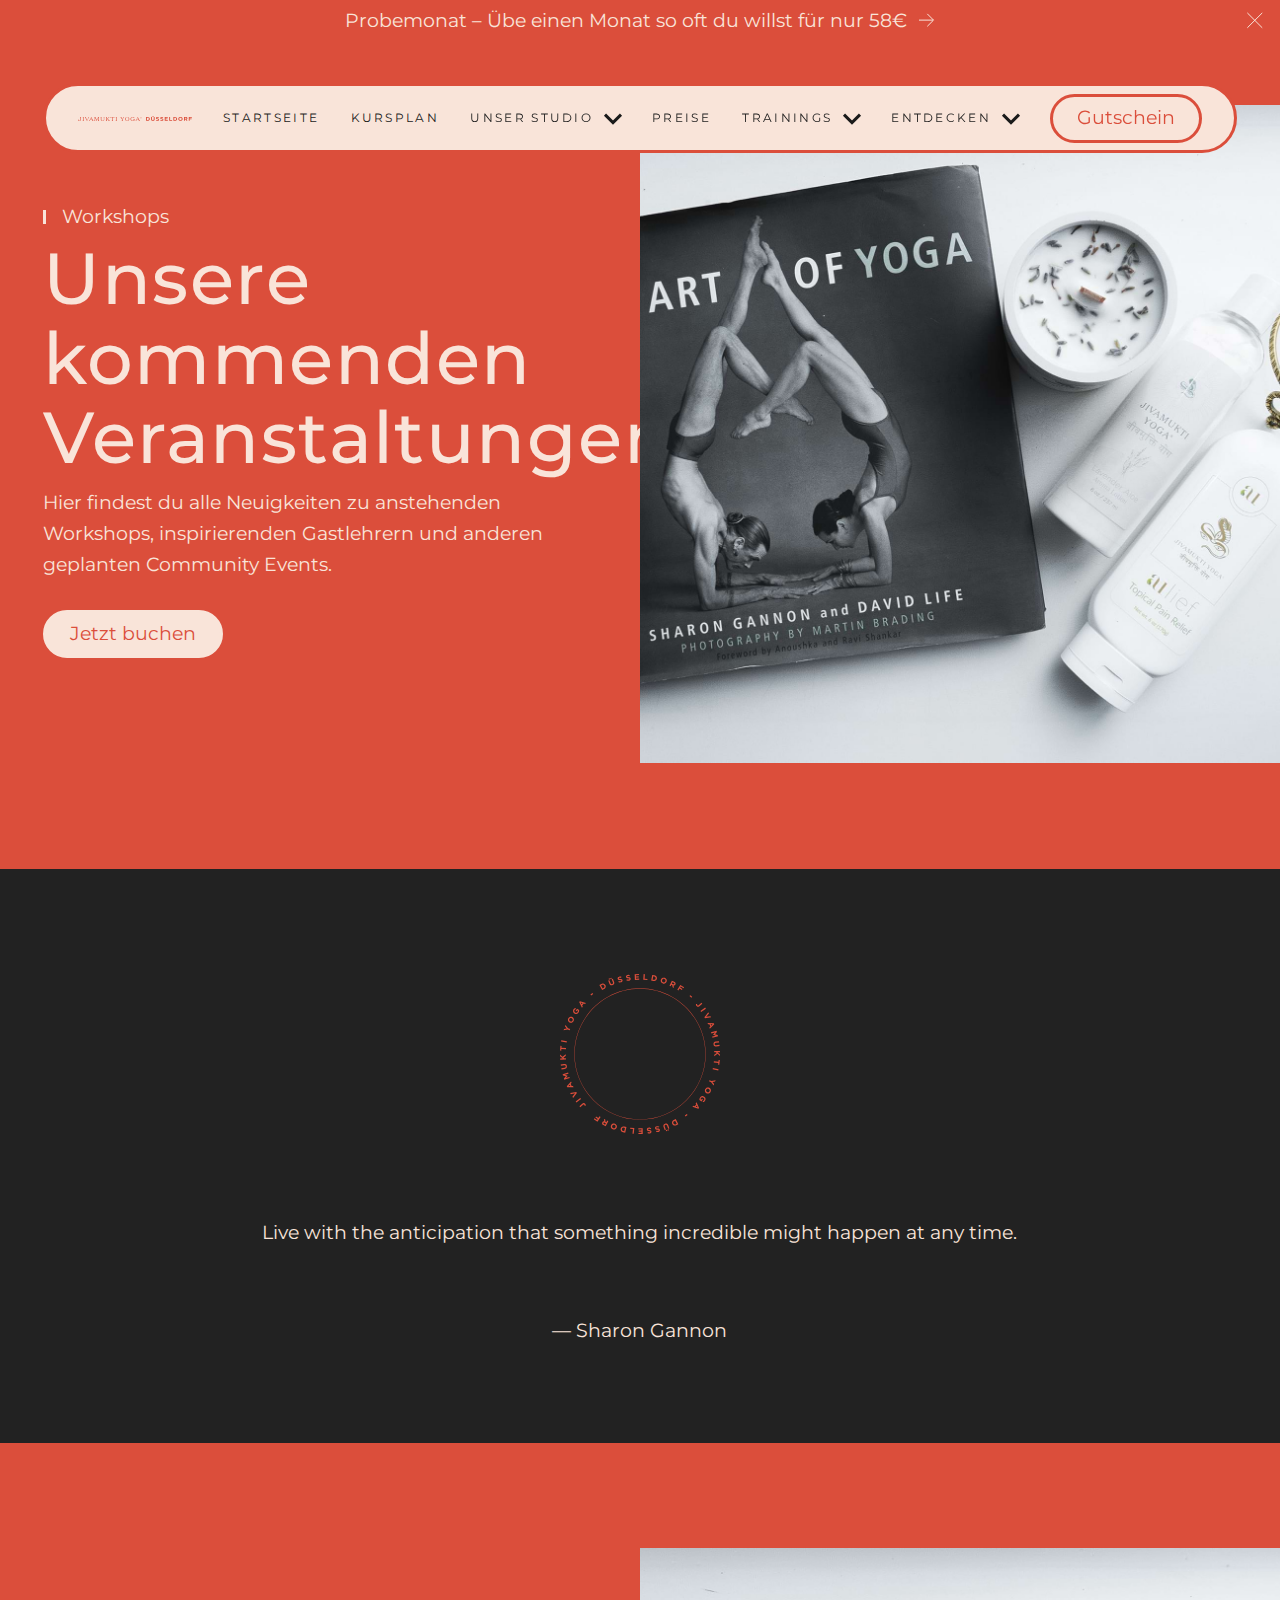
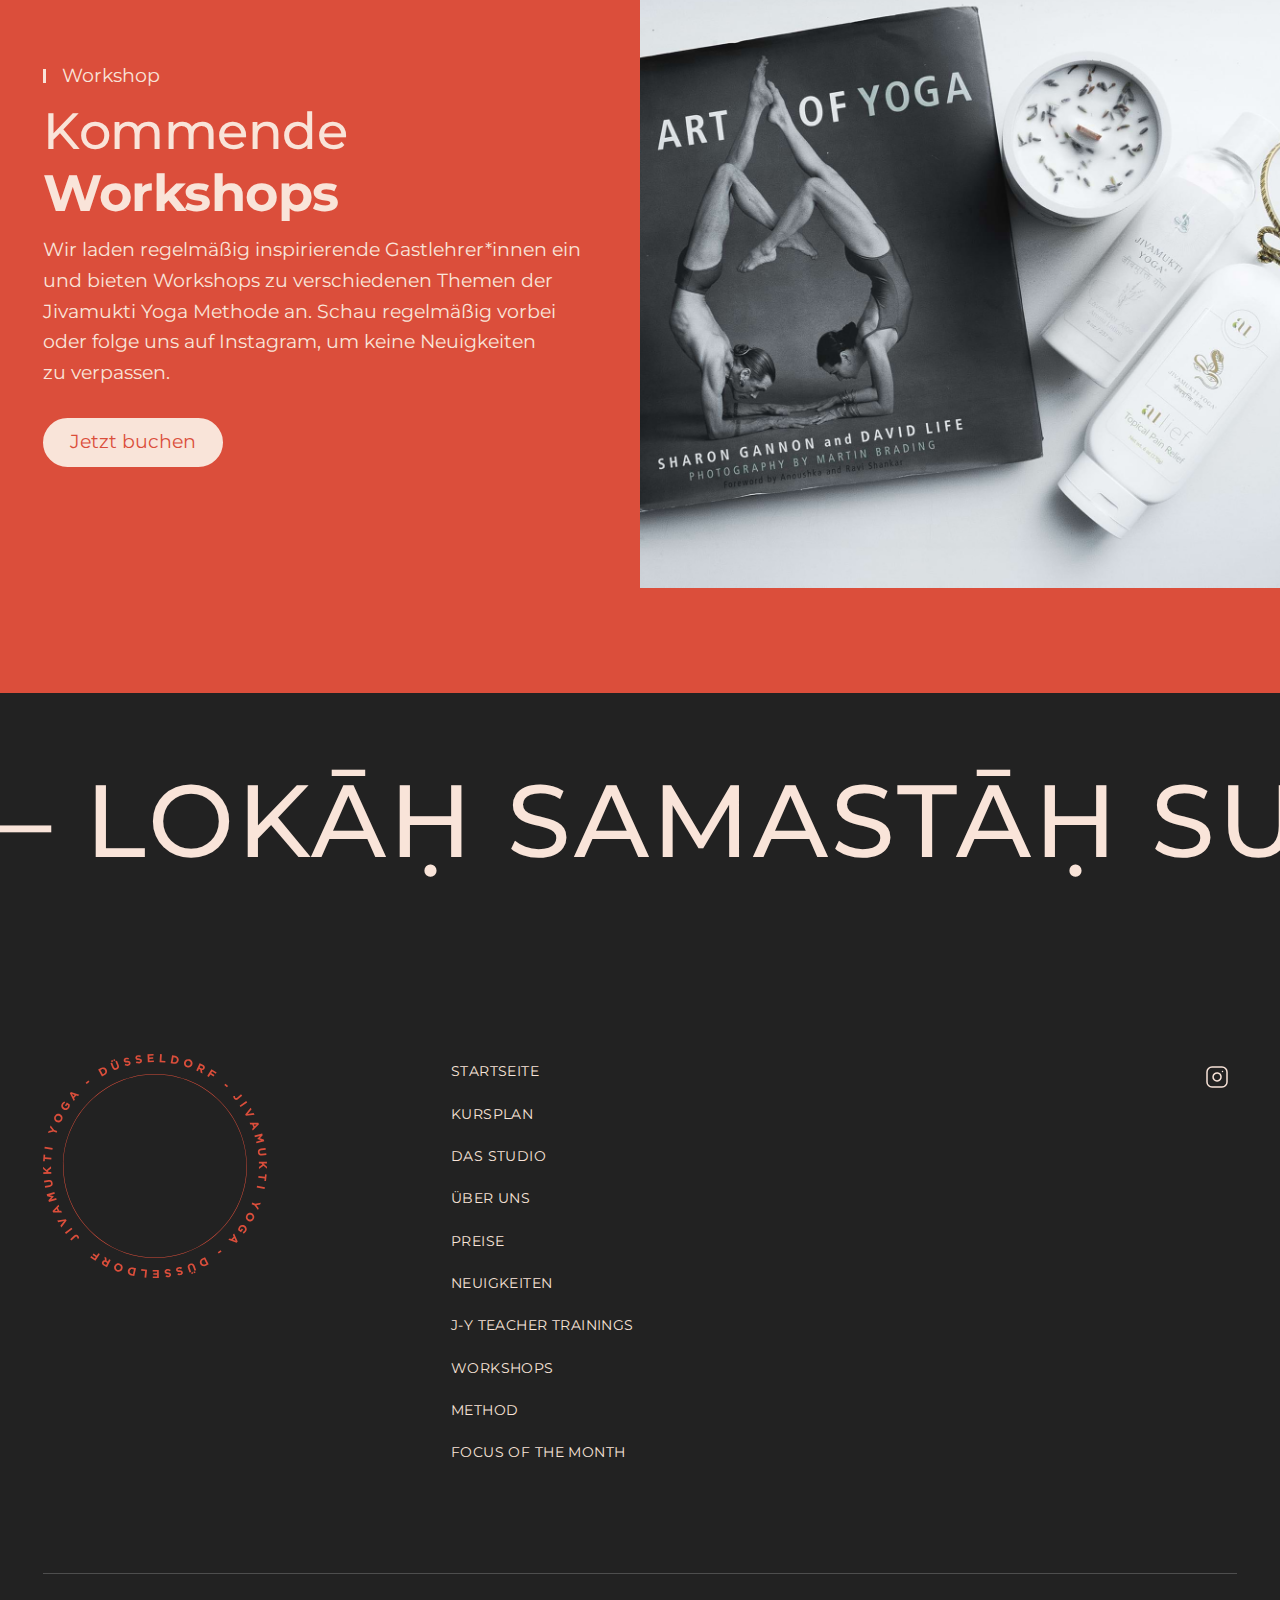
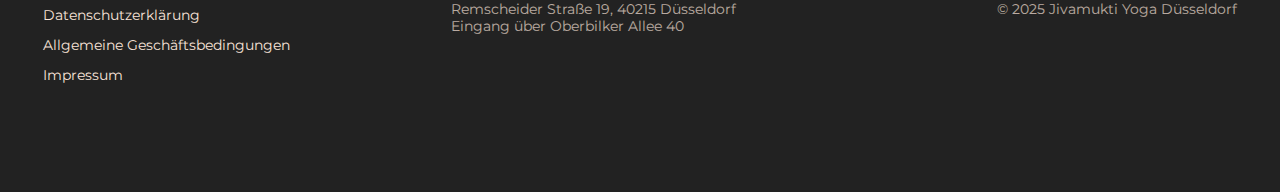
<file: workshops.html>
<!DOCTYPE html>
<html lang="de">
<head>
  <meta charset="utf-8">
  <title>Workshops | Jivamukti Yoga Düsseldorf</title>
  <meta content="Workshops, Gaslehrer und Community Events bei Jivamukti Yoga Düsseldorf." name="description">
  <meta content="width=device-width, initial-scale=1" name="viewport">
  <link rel="preconnect" href="https://fonts.googleapis.com">
  <link rel="preconnect" href="https://fonts.gstatic.com" crossorigin>
  <link href="https://fonts.googleapis.com/css2?family=Montserrat:ital,wght@0,100..900;1,100..900&display=swap" rel="stylesheet">
  <link href="css/normalize.css" rel="stylesheet" type="text/css">
  <link href="css/webflow.css" rel="stylesheet" type="text/css">
  <link href="css/jivamukti-dusseldorf.webflow.css" rel="stylesheet" type="text/css">
  <link href="css/jivamukti.css" rel="stylesheet" type="text/css">
  <link href="assets/icons/favicon.png" rel="shortcut icon" type="image/x-icon">
  <script>!function(o,c){var n=c.documentElement,t=" w-mod-";n.className+=t+"js",("ontouchstart"in o||o.DocumentTouch&&c instanceof DocumentTouch)&&(n.className+=t+"touch")}(window,document);</script>
</head>
<body class="u-theme-light">
  <div class="page_wrap">

    <!-- ================================================================
         GLOBAL STYLES EMBED
         ================================================================ -->
    <div class="u-position-fixed">
      <div class="w-embed">
        <style>
::before, ::after { box-sizing: border-box; }
.w-embed:before, .w-embed:after,
.w-richtext:before, .w-richtext:after { content: unset; }
html { background-color: var(--_theme---background); }
button { background-color: unset; padding: unset; text-align: inherit; }
button:not(:disabled) { cursor: pointer; }
video { width: 100%; object-fit: cover; }
svg { max-width: 100%; }
@media (prefers-color-scheme: light) { option { color: black; } }
img::selection { background: transparent; }
body { font-smoothing: antialiased; -webkit-font-smoothing: antialiased; }
a:not([class]) { text-decoration: underline; }
p,blockquote,label { font-family: inherit; font-size: inherit; font-weight: inherit; line-height: inherit; letter-spacing: inherit; text-transform: inherit; text-wrap: inherit; margin-top: 0; margin-bottom: 0; }
select:has(option[value=""]:checked) { color: color-mix(in lab, currentcolor 60%, transparent) }
::selection { background-color: var(--_theme---selection--background); color: var(--_theme---selection--text); }
:is(.u-margin-trim,.w-richtext,.u-content-wrapper,[class*="u-container"],[class*="u-layout-column"]) > :not(:not(.w-condition-invisible,.u-cover-absolute,.u-ignore-trim) ~ :not(.w-condition-invisible,.u-cover-absolute,.u-ignore-trim)),
:is(.u-margin-trim,.w-richtext,.u-content-wrapper,[class*="u-container"],[class*="u-layout-column"]) > :not(:not(.w-condition-invisible,.u-cover-absolute,.u-ignore-trim) ~ :not(.w-condition-invisible,.u-cover-absolute,.u-ignore-trim)).u-display-contents > :first-child { margin-top: 0; }
:is(.u-margin-trim,.w-richtext,.u-content-wrapper,[class*="u-container"],[class*="u-layout-column"]) > :not(:has(~ :not(.w-condition-invisible,.u-cover-absolute,.u-ignore-trim))),
:is(.u-margin-trim,.w-richtext,.u-content-wrapper,[class*="u-container"],[class*="u-layout-column"]) > :not(:has(~ :not(.w-condition-invisible,.u-cover-absolute,.u-ignore-trim))).u-display-contents > :last-child { margin-bottom: 0; }
:not(.u-text-trim-off) > :is(h1,h2,h3,h4,h5,h6,p):not(.u-text-trim-off,:has([class*="u-text-style-"]))::before,
[class*="u-text-style-"]:not(.u-text-trim-off,:has(h1,h2,h3,h4,h5,h6,p))::before { content: ""; display: table; margin-bottom: calc(-0.5lh + var(--_text-style---trim-top)); }
:not(.u-text-trim-off) > :is(h1,h2,h3,h4,h5,h6,p):not(.u-text-trim-off,:has([class*="u-text-style-"]))::after,
[class*="u-text-style-"]:not(.u-text-trim-off,:has(h1,h2,h3,h4,h5,h6,p))::after { content: ""; display: table; margin-bottom: calc(-0.5lh + var(--_text-style---trim-bottom)); }
.w-richtext a { position: relative; z-index: 4; }
[class*="u-line-clamp"]:not(.w-richtext), [class*="u-line-clamp"].w-richtext > * { display: -webkit-box; -webkit-line-clamp: 1; -webkit-box-orient: vertical; overflow: hidden; }
[class*="u-line-clamp"].w-richtext > :not(:first-child) { display: none; }
.u-line-clamp-2:not(.w-richtext), .u-line-clamp-2.w-richtext > * { -webkit-line-clamp: 2; }
.u-line-clamp-3:not(.w-richtext), .u-line-clamp-3.w-richtext > * { -webkit-line-clamp: 3; }
.u-line-clamp-4:not(.w-richtext), .u-line-clamp-4.w-richtext > * { -webkit-line-clamp: 4; }
.u-heading > *, .u-text > * { width: 100%; max-width: inherit !important; margin-inline: 0 !important; margin-top: 0 !important; }
.u-background-slot > * { position: absolute; top: 0; left: 0; width: 100%; height: 100%; aspect-ratio: unset !important; }
.u-alignment-inherit > * { text-align: inherit; justify-content: inherit; align-items: inherit; }
.u-hide-if-empty:empty, .u-hide-if-empty:has(> *):not(:has(> :not(.w-condition-invisible))) { display: none !important; }
a, button, :where([tabindex]), input { outline-offset: var(--focus--offset-outer); }
a:focus-visible, button:focus-visible, [tabindex]:focus-visible, input:focus-visible { outline-color: var(--_theme---text); outline-width: var(--focus--width); outline-style: solid; }
[data-button]:has(button:disabled) { opacity: 0.5; pointer-events: none; }
.u-section:has(> .u-section-spacer) { padding-top: 0; padding-bottom: 0; }
        </style>
      </div>
    </div>

    <!-- ================================================================
         NAVIGATION (Lumos nav_component)
         ================================================================ -->
    <div data-wf--nav--nav-position="overlap" class="nav_component w-variant-dd866659-1d7d-6447-6461-66ca86ca367f">
      <!-- Nav Embedded CSS -->
      <div class="u-embed-css w-embed">
        <style>
:root {
  --nav--menu-open-duration: 400ms;
  --nav--menu-close-duration: 400ms;
}
body:has(.nav_component .w-nav-button.w--open):not(:has(.nav_desktop_wrap:not(.w-condition-invisible))) { overflow: hidden; }
@media (width < 65em) {
  body:has(.nav_component .w-nav-button.w--open) { overflow: hidden; }
}
@container (min-width: 65em) {
  .nav_desktop_wrap, .nav_dropdown_backdrop { display: block; }
  .nav_desktop_wrap:not(.w-condition-invisible) ~ .nav_mobile_wrap, .nav_desktop_wrap:not(.w-condition-invisible) ~ .nav_menu_backdrop { display: none; }
}
@keyframes menuOpen {
  from { clip-path: polygon(0 0, 100% 0, 100% 0, 0 0); }
  to { clip-path: polygon(0 0, 100% 0, 100% 100%, 0 100%); }
}
@keyframes menuClose {
  from { clip-path: polygon(0 0, 100% 0, 100% 100%, 0 100%); }
  to { clip-path: polygon(0 0, 100% 0, 100% 0, 0 0); }
}
.nav_component:has(.w-nav-button.w--open) .w-nav-menu {
  animation: menuOpen var(--nav--menu-open-duration) ease-in-out forwards;
}
.nav_component:has(.w-nav-button:not(.w--open)) .w-nav-menu {
  animation: menuClose var(--nav--menu-close-duration) ease-in-out forwards;
}
.nav_component .w-nav-overlay {
  top: 0;
  min-height: 100vh;
}
.nav_menu_backdrop {
  transition: opacity var(--nav--menu-close-duration);
}
.nav_component:has(.w-nav-button.w--open) .nav_menu_backdrop {
  opacity: 1;
}
html:has(.nav_banner_wrap:not(.w-condition-invisible)):not(.hide-nav-banner) {
  --nav--height-total: calc(var(--nav--banner-height) + var(--nav--height) + var(--nav--spacing-outer-vertical));
}
.hide-nav-banner .nav_banner_wrap {
  display: none;
}
.nav_banner_wrap {
  transition: transform 0.35s ease, opacity 0.35s ease;
}
.scroll-hide-banner:not(.hide-nav-banner) .nav_banner_wrap {
  transform: translateY(-100%);
  opacity: 0;
  pointer-events: none;
}
.scroll-hide-banner:not(.hide-nav-banner) {
  --nav--height-total: calc(var(--nav--height) + var(--nav--spacing-outer-vertical));
}
        </style>
      </div>

      <!-- Skip Link -->
      <a href="#main" class="nav_skip_wrap w-inline-block">
        <div class="nav_skip_text u-text-style-small">Zum Hauptinhalt springen</div>
      </a>

      <!-- Announcement Banner -->
      <div aria-label="Ankündigung" role="region" class="nav_banner_wrap u-theme-brand">
        <div class="nav_banner_contain">
          <a href="prices.html" class="nav_banner_link w-inline-block">
            <div class="nav_banner_text u-line-clamp-1">Probemonat – Übe einen Monat so oft du willst für nur 58€</div>
            <svg xmlns="http://www.w3.org/2000/svg" width="100%" viewBox="0 0 27 24" fill="none" aria-hidden="true" class="nav_banner_svg"><path d="M0 12L24 12" stroke="currentColor" stroke-width="var(--nav--icon-thickness)" vector-effect="non-scaling-stroke"></path><path d="M14 1.5L24.5 12L14 22.5" stroke="currentColor" stroke-width="var(--nav--icon-thickness)" vector-effect="non-scaling-stroke"></path></svg>
          </a>
          <button role="button" class="nav_banner_close_wrap">
            <svg xmlns="http://www.w3.org/2000/svg" width="100%" viewBox="0 0 20 19" fill="none" aria-hidden="true" class="nav_banner_close_svg"><path d="M1.51471 1.01465L18.4853 17.9852" stroke="currentColor" stroke-width="var(--nav--icon-thickness)" vector-effect="non-scaling-stroke"></path><path d="M1.51471 17.9851L18.4853 1.01454" stroke="currentColor" stroke-width="var(--nav--icon-thickness)" vector-effect="non-scaling-stroke"></path></svg>
            <span class="nav_screen-reader-text">Ankündigung schließen</span>
          </button>
        </div>
      </div>

      <!-- Desktop Navigation -->
      <header class="nav_desktop_wrap">
        <div class="nav_desktop_contain">
          <div class="nav_desktop_layout">
            <a aria-label="Startseite" href="index.html" class="nav_desktop_logo w-inline-block">
              <div class="u-max-width-full">
                <img src="assets/images/Logos/Horizontal Logo - Tigerlily - Light.svg" alt="Jivamukti Yoga Düsseldorf" class="nav_logo_image">
              </div>
            </a>
            <nav aria-label="Hauptnavigation" data-wf--menu--variant="desktop" class="nav_links_component w-variant-23049969-09ac-2789-520b-3c6ae895bbc6">
              <ul role="list" class="nav_links_wrap w-variant-23049969-09ac-2789-520b-3c6ae895bbc6 w-list-unstyled">
                <li class="nav_links_item"><a href="index.html" class="nav_links_link w-variant-23049969-09ac-2789-520b-3c6ae895bbc6 w-inline-block"><div class="nav_links_text">Startseite</div></a></li>
                <li class="nav_links_item"><a href="schedule.html" class="nav_links_link w-variant-23049969-09ac-2789-520b-3c6ae895bbc6 w-inline-block"><div class="nav_links_text">Kursplan</div></a></li>
                <li class="nav_links_item">
                  <div data-delay="0" data-hover="true" class="nav_dropdown_component w-dropdown">
                    <div data-state="expanded" class="nav_links_link w-variant-23049969-09ac-2789-520b-3c6ae895bbc6 w-dropdown-toggle">
                      <div class="nav_links_text">Unser Studio</div>
                      <div class="nav_links_svg"><svg data-wf--icon-arrow--direction="bottom" viewbox="0 0 66 70" fill="none" width="100%" height="100%" aria-hidden="true" class="u-svg w-variant-caa8b8e9-e8ec-6eb3-4526-30f19f7326f5"><path d="M17 2L50 34.9999L17 68" class="u-path"></path></svg></div>
                    </div>
                    <nav class="nav_dropdown_main_wrap w-variant-23049969-09ac-2789-520b-3c6ae895bbc6 w-dropdown-list">
                      <div class="nav_dropdown_main_content">
                        <div data-lenis-prevent="" class="nav_dropdown_main_scroll w-variant-23049969-09ac-2789-520b-3c6ae895bbc6">
                          <ul role="list" class="nav_dropdown_list">
                            <li class="nav_dropdown_item"><a href="studio.html" class="nav_dropdown_link w-variant-23049969-09ac-2789-520b-3c6ae895bbc6 w-inline-block"><div class="nav_dropdown_text">Das Studio</div></a></li>
                            <li class="nav_dropdown_item"><a href="about.html" class="nav_dropdown_link w-variant-23049969-09ac-2789-520b-3c6ae895bbc6 w-inline-block"><div class="nav_dropdown_text">Über Uns</div></a></li>
                          </ul>
                        </div>
                      </div>
                    </nav>
                  </div>
                </li>
                <li class="nav_links_item"><a href="prices.html" class="nav_links_link w-variant-23049969-09ac-2789-520b-3c6ae895bbc6 w-inline-block"><div class="nav_links_text">Preise</div></a></li>
                                <li class="nav_links_item">
                  <div data-delay="0" data-hover="true" class="nav_dropdown_component w-dropdown">
                    <div data-state="expanded" class="nav_links_link w-variant-23049969-09ac-2789-520b-3c6ae895bbc6 w-dropdown-toggle">
                      <div class="nav_links_text">Trainings</div>
                      <div class="nav_links_svg"><svg data-wf--icon-arrow--direction="bottom" viewbox="0 0 66 70" fill="none" width="100%" height="100%" aria-hidden="true" class="u-svg w-variant-caa8b8e9-e8ec-6eb3-4526-30f19f7326f5"><path d="M17 2L50 34.9999L17 68" class="u-path"></path></svg></div>
                    </div>
                    <nav class="nav_dropdown_main_wrap w-variant-23049969-09ac-2789-520b-3c6ae895bbc6 w-dropdown-list">
                      <div class="nav_dropdown_main_content">
                        <div data-lenis-prevent="" class="nav_dropdown_main_scroll w-variant-23049969-09ac-2789-520b-3c6ae895bbc6">
                          <ul role="list" class="nav_dropdown_list">
                            <li class="nav_dropdown_item"><a href="events.html" class="nav_dropdown_link w-variant-23049969-09ac-2789-520b-3c6ae895bbc6 w-inline-block"><div class="nav_dropdown_text">J-Y Teacher Trainings</div></a></li>
                            <li class="nav_dropdown_item"><a href="workshops.html" data-state="current" class="nav_dropdown_link w-variant-23049969-09ac-2789-520b-3c6ae895bbc6 w-inline-block"><div class="nav_dropdown_text">Workshops</div></a></li>
                          </ul>
                        </div>
                      </div>
                    </nav>
                  </div>
                </li>
                <li class="nav_links_item">
                  <div data-delay="0" data-hover="true" class="nav_dropdown_component w-dropdown">
                    <div data-state="expanded" class="nav_links_link w-variant-23049969-09ac-2789-520b-3c6ae895bbc6 w-dropdown-toggle">
                      <div class="nav_links_text">Entdecken</div>
                      <div class="nav_links_svg"><svg data-wf--icon-arrow--direction="bottom" viewbox="0 0 66 70" fill="none" width="100%" height="100%" aria-hidden="true" class="u-svg w-variant-caa8b8e9-e8ec-6eb3-4526-30f19f7326f5"><path d="M17 2L50 34.9999L17 68" class="u-path"></path></svg></div>
                    </div>
                    <nav class="nav_dropdown_main_wrap w-variant-23049969-09ac-2789-520b-3c6ae895bbc6 w-dropdown-list">
                      <div class="nav_dropdown_main_content">
                        <div data-lenis-prevent="" class="nav_dropdown_main_scroll w-variant-23049969-09ac-2789-520b-3c6ae895bbc6">
                          <ul role="list" class="nav_dropdown_list">
                            <li class="nav_dropdown_item"><a href="news.html" class="nav_dropdown_link w-variant-23049969-09ac-2789-520b-3c6ae895bbc6 w-inline-block"><div class="nav_dropdown_text">Neuigkeiten</div></a></li>
                            <li class="nav_dropdown_item"><a href="method.html" class="nav_dropdown_link w-variant-23049969-09ac-2789-520b-3c6ae895bbc6 w-inline-block"><div class="nav_dropdown_text">Method</div></a></li>
                            <li class="nav_dropdown_item"><a href="https://jivamuktiyoga.com/focus-of-the-month/" target="_blank" rel="noopener" class="nav_dropdown_link w-variant-23049969-09ac-2789-520b-3c6ae895bbc6 w-inline-block"><div class="nav_dropdown_text">Focus of the Month</div></a></li>
                          </ul>
                        </div>
                      </div>
                    </nav>
                  </div>
                </li>
              </ul>
              <ul role="list" class="nav_actions_wrap w-variant-23049969-09ac-2789-520b-3c6ae895bbc6 w-list-unstyled">
                <li class="nav_buttons_item is-main w-variant-23049969-09ac-2789-520b-3c6ae895bbc6">
                  <div data-wf--button-main--variant="secondary" class="button_main_wrap" data-button=" " data-trigger="hover focus">
                    <div class="clickable_wrap u-cover-absolute">
                      <a href="#gutschein" aria-label="Gutschein kaufen" class="clickable_link w-inline-block"></a>
                    </div>
                    <div class="button_main_element w-variant-e85564cd-af30-a478-692b-71732aefb3ab">
                      <div aria-hidden="true" class="button_main_text u-text-style-main">Gutschein</div>
                      <div class="button_main_icon u-hide-if-empty"></div>
                    </div>
                  </div>
                </li>
              </ul>
            </nav>
          </div>
        </div>
      </header>

      <!-- Mobile Navigation -->
      <div data-animation="default" data-collapse="all" data-duration="400" data-easing="ease" data-easing2="ease" role="banner" class="nav_mobile_wrap w-nav">
        <div class="nav_mobile_contain">
          <div class="nav_mobile_layout">
            <a aria-label="Startseite" href="index.html" class="nav_mobile_logo w-inline-block">
              <div class="u-max-width-full">
                <img src="assets/images/Logos/Horizontal Logo - Tigerlily - Light.svg" alt="Jivamukti Yoga Düsseldorf" class="nav_logo_image">
              </div>
            </a>
            <nav role="navigation" class="nav_mobile_menu_wrap w-nav-menu">
              <div data-lenis-prevent="" class="nav_mobile_menu_scroll">
                <nav aria-label="Hauptnavigation" data-wf--menu--variant="mobile" class="nav_links_component">
                  <ul role="list" class="nav_links_wrap w-list-unstyled">
                    <li class="nav_links_item"><a href="index.html" class="nav_links_link w-inline-block"><div class="nav_links_text">Startseite</div></a></li>
                    <li class="nav_links_item"><a href="schedule.html" class="nav_links_link w-inline-block"><div class="nav_links_text">Kursplan</div></a></li>
                    <li class="nav_links_item">
                      <div data-delay="400" data-hover="false" class="nav_dropdown_component w-dropdown">
                        <div data-state="expanded" class="nav_links_link w-dropdown-toggle">
                          <div class="nav_links_text">Unser Studio</div>
                          <div class="nav_links_svg"><svg data-wf--icon-arrow--direction="bottom" viewbox="0 0 66 70" fill="none" width="100%" height="100%" aria-hidden="true" class="u-svg w-variant-caa8b8e9-e8ec-6eb3-4526-30f19f7326f5"><path d="M17 2L50 34.9999L17 68" class="u-path"></path></svg></div>
                        </div>
                        <nav class="nav_dropdown_main_wrap w-dropdown-list">
                          <div class="nav_dropdown_main_content">
                            <div data-lenis-prevent="" class="nav_dropdown_main_scroll">
                              <ul role="list" class="nav_dropdown_list">
                                <li class="nav_dropdown_item"><a href="studio.html" class="nav_dropdown_link w-inline-block"><div class="nav_dropdown_text">Das Studio</div></a></li>
                                <li class="nav_dropdown_item"><a href="about.html" class="nav_dropdown_link w-inline-block"><div class="nav_dropdown_text">Über Uns</div></a></li>
                              </ul>
                            </div>
                          </div>
                        </nav>
                      </div>
                    </li>
                    <li class="nav_links_item"><a href="prices.html" class="nav_links_link w-inline-block"><div class="nav_links_text">Preise</div></a></li>
                                        <li class="nav_links_item">
                      <div data-delay="400" data-hover="false" class="nav_dropdown_component w-dropdown">
                        <div data-state="expanded" class="nav_links_link w-dropdown-toggle">
                          <div class="nav_links_text">Trainings</div>
                          <div class="nav_links_svg"><svg data-wf--icon-arrow--direction="bottom" viewbox="0 0 66 70" fill="none" width="100%" height="100%" aria-hidden="true" class="u-svg w-variant-caa8b8e9-e8ec-6eb3-4526-30f19f7326f5"><path d="M17 2L50 34.9999L17 68" class="u-path"></path></svg></div>
                        </div>
                        <nav class="nav_dropdown_main_wrap w-dropdown-list">
                          <div class="nav_dropdown_main_content">
                            <div data-lenis-prevent="" class="nav_dropdown_main_scroll">
                              <ul role="list" class="nav_dropdown_list">
                                <li class="nav_dropdown_item"><a href="events.html" class="nav_dropdown_link w-inline-block"><div class="nav_dropdown_text">J-Y Teacher Trainings</div></a></li>
                                <li class="nav_dropdown_item"><a href="workshops.html" data-state="current" class="nav_dropdown_link w-inline-block"><div class="nav_dropdown_text">Workshops</div></a></li>
                              </ul>
                            </div>
                          </div>
                        </nav>
                      </div>
                    </li>
                    <li class="nav_links_item">
                      <div data-delay="400" data-hover="false" class="nav_dropdown_component w-dropdown">
                        <div data-state="expanded" class="nav_links_link w-dropdown-toggle">
                          <div class="nav_links_text">Entdecken</div>
                          <div class="nav_links_svg"><svg data-wf--icon-arrow--direction="bottom" viewbox="0 0 66 70" fill="none" width="100%" height="100%" aria-hidden="true" class="u-svg w-variant-caa8b8e9-e8ec-6eb3-4526-30f19f7326f5"><path d="M17 2L50 34.9999L17 68" class="u-path"></path></svg></div>
                        </div>
                        <nav class="nav_dropdown_main_wrap w-dropdown-list">
                          <div class="nav_dropdown_main_content">
                            <div data-lenis-prevent="" class="nav_dropdown_main_scroll">
                              <ul role="list" class="nav_dropdown_list">
                                <li class="nav_dropdown_item"><a href="news.html" class="nav_dropdown_link w-inline-block"><div class="nav_dropdown_text">Neuigkeiten</div></a></li>
                                <li class="nav_dropdown_item"><a href="method.html" class="nav_dropdown_link w-inline-block"><div class="nav_dropdown_text">Method</div></a></li>
                                <li class="nav_dropdown_item"><a href="https://jivamuktiyoga.com/focus-of-the-month/" target="_blank" rel="noopener" class="nav_dropdown_link w-inline-block"><div class="nav_dropdown_text">Focus of the Month</div></a></li>
                              </ul>
                            </div>
                          </div>
                        </nav>
                      </div>
                    </li>
                  </ul>
                  <ul role="list" class="nav_actions_wrap w-list-unstyled">
                    <li class="nav_buttons_item is-main">
                      <div data-wf--button-main--variant="secondary" class="button_main_wrap" data-button=" " data-trigger="hover focus">
                        <div class="clickable_wrap u-cover-absolute">
                          <a href="#gutschein" aria-label="Gutschein kaufen" class="clickable_link w-inline-block"></a>
                        </div>
                        <div class="button_main_element w-variant-e85564cd-af30-a478-692b-71732aefb3ab">
                          <div aria-hidden="true" class="button_main_text u-text-style-main">Gutschein</div>
                          <div class="button_main_icon u-hide-if-empty"></div>
                        </div>
                      </div>
                    </li>
                  </ul>
                </nav>
              </div>
            </nav>
            <div data-state="open" class="nav_button_wrap w-nav-button">
              <div class="nav_button_layout">
                <div class="nav_button_line is-1"></div>
                <div class="nav_button_line is-2"></div>
              </div>
            </div>
          </div>
        </div>
      </div>

      <!-- Backdrops -->
      <div class="nav_dropdown_backdrop"></div>
      <div class="nav_menu_backdrop"></div>

      <!-- Nav Embedded JS -->
      <div class="u-embed-js w-embed w-script">
        <script>
if (sessionStorage.getItem("hide-nav-banner") === "true") {
  document.documentElement.classList.add("hide-nav-banner");
}
document.addEventListener("DOMContentLoaded", function () {
  document.querySelectorAll(".nav_banner_close_wrap").forEach((button) => {
    button.addEventListener("click", function () {
      sessionStorage.setItem("hide-nav-banner", "true");
      document.documentElement.classList.add("hide-nav-banner");
    });
  });
  document.querySelectorAll(".nav_skip_wrap").forEach(function (link) {
    const target = document.querySelector("main");
    if (!target) return;
    link.addEventListener("click", function () {
      target.setAttribute("tabindex", "-1");
      target.focus();
    });
  });

  var lastScrollY = 0;
  var scrollThreshold = 80;
  var hoverZoneHeight = 60;
  var html = document.documentElement;

  window.addEventListener("scroll", function () {
    var currentY = window.scrollY;
    if (currentY > scrollThreshold) {
      html.classList.add("scroll-hide-banner");
    } else {
      html.classList.remove("scroll-hide-banner");
    }
    lastScrollY = currentY;
  }, { passive: true });

  document.addEventListener("mousemove", function (e) {
    if (e.clientY <= hoverZoneHeight && window.scrollY > 0) {
      html.classList.remove("scroll-hide-banner");
    }
  }, { passive: true });

  document.addEventListener("mouseleave", function () {
    if (window.scrollY > scrollThreshold) {
      html.classList.add("scroll-hide-banner");
    }
  });
});
        </script>
      </div>
    </div>

    <!-- ================================================================
         MAIN CONTENT
         ================================================================ -->
    <main id="main" class="page_main">

      <!-- HERO SECTION — Lumos "full" layout -->
      <section data-wf--section--variant="brand" class="u-section w-variant-25bf08d9-3196-322b-5616-019ac7f0f4f7 page_hero">
        <div data-wf--layout--variant="full" class="u-layout-wrapper w-variant-58b19052-6f23-ab5e-5e89-54288af57e85">
          <div class="u-layout w-variant-58b19052-6f23-ab5e-5e89-54288af57e85">
            <div class="u-layout-column-1 w-variant-58b19052-6f23-ab5e-5e89-54288af57e85">
              <div class="u-eyebrow-wrapper">
                <div class="u-eyebrow-layout">
                  <div class="u-eyebrow-marker"></div>
                  <div class="u-eyebrow-text u-text-style-main w-richtext"><p>Workshops</p></div>
                </div>
              </div>
              <div data-wf--typography-heading--variant="h1" class="u-heading w-variant-3ddfa43e-abc1-422e-6e6d-23dfb7da71f3 w-richtext">
                <h1>Unsere kommenden Veranstaltungen</h1>
              </div>
              <div data-number="60" data-wf--typography-paragraph--variant="inherit" class="u-text u-rich-text w-richtext">
                <p>Hier findest du alle Neuigkeiten zu anstehenden Workshops, inspirierenden Gastlehrern und anderen geplanten Community Events.</p>
              </div>
              <div class="u-button-wrapper">
                <div class="u-display-contents">
                  <div data-wf--button-main--variant="secondary" class="button_main_wrap w-variant-e85564cd-7b5b-c498-b43e-6b0f7e498a99" data-button=" " data-trigger="hover focus">
                    <div class="clickable_wrap u-cover-absolute">
                      <a href="https://momence.com/u/jivamukti-centre-dusseldorf-3qzIrc" target="_blank" rel="noopener" aria-label="Jetzt buchen" class="clickable_link w-inline-block"></a>
                    </div>
                    <div class="button_main_element">
                      <div aria-hidden="true" class="button_main_text u-text-style-main">Jetzt buchen</div>
                      <div class="button_main_icon u-hide-if-empty"></div>
                    </div>
                  </div>
                </div>
              </div>
            </div>
            <div class="u-layout-column-2 w-variant-58b19052-6f23-ab5e-5e89-54288af57e85">
              <div data-wf--visual-image--variant="wide-16-9" class="u-image-wrapper w-variant-27d05669-180c-3169-9b64-0eda31f8d4d3">
                <img src="assets/images/community-events.jpg" loading="eager" alt="Workshops und Events bei Jivamukti Yoga Düsseldorf" class="u-image">
              </div>
            </div>
          </div>
        </div>
      </section>

      <!-- QUOTE SECTION -->
      <section data-wf--section--variant="dark" class="u-section u-theme-dark">
        <div data-wf--spacer--variant="main" class="u-section-spacer w-variant-60a7ad7d-02b0-6682-95a5-2218e6fd1490 u-ignore-trim"></div>
        <div class="u-container u-alignment-center">
          <img src="assets/images/Logos/Circular Logo - Tigerlily - Light.svg" alt="Jivamukti Yoga Düsseldorf" style="width: 10rem; margin-bottom: 2rem;">
          <div data-wf--typography-heading--variant="h2" class="u-heading w-variant-efb733fe-c12b-f0b5-d55a-36dc5a46ada5 w-richtext">
            <h2>Live with the anticipation that something incredible might happen at any time.</h2>
          </div>
          <div data-number="60" data-wf--typography-paragraph--variant="inherit" class="u-text u-rich-text w-richtext">
            <p>— Sharon Gannon</p>
          </div>
        </div>
        <div data-wf--spacer--variant="main" class="u-section-spacer w-variant-60a7ad7d-02b0-6682-95a5-2218e6fd1490 u-ignore-trim"></div>
      </section>

      <!-- WORKSHOP 1 — full layout -->
      <section data-wf--section--variant="brand" class="u-section w-variant-25bf08d9-3196-322b-5616-019ac7f0f4f7">
        <div data-wf--layout--variant="full" class="u-layout-wrapper w-variant-58b19052-6f23-ab5e-5e89-54288af57e85">
          <div class="u-layout w-variant-58b19052-6f23-ab5e-5e89-54288af57e85">
            <div class="u-layout-column-1 w-variant-58b19052-6f23-ab5e-5e89-54288af57e85">
              <div class="u-eyebrow-wrapper">
                <div class="u-eyebrow-layout">
                  <div class="u-eyebrow-marker"></div>
                  <div class="u-eyebrow-text u-text-style-main w-richtext"><p>Workshop</p></div>
                </div>
              </div>
              <div data-wf--typography-heading--variant="h2" class="u-heading w-variant-efb733fe-da83-69a3-ea4a-b3f2f89d0389 w-richtext">
                <h2>Kommende <strong>Workshops</strong></h2>
              </div>
              <div data-number="60" data-wf--typography-paragraph--variant="inherit" class="u-text u-rich-text w-richtext">
                <p>Wir laden regelmäßig inspirierende Gastlehrer*innen ein und bieten Workshops zu verschiedenen Themen der Jivamukti Yoga Methode an. Schau regelmäßig vorbei oder folge uns auf Instagram, um keine Neuigkeiten zu verpassen.</p>
              </div>
              <div class="u-button-wrapper">
                <div class="u-display-contents">
                  <div data-wf--button-main--variant="primary" class="button_main_wrap" data-button=" " data-trigger="hover focus">
                    <div class="clickable_wrap u-cover-absolute">
                      <a href="https://momence.com/u/jivamukti-centre-dusseldorf-3qzIrc" target="_blank" rel="noopener" aria-label="Jetzt buchen" class="clickable_link w-inline-block"></a>
                    </div>
                    <div class="button_main_element">
                      <div aria-hidden="true" class="button_main_text u-text-style-main">Jetzt buchen</div>
                      <div class="button_main_icon u-hide-if-empty"></div>
                    </div>
                  </div>
                </div>
              </div>
            </div>
            <div class="u-layout-column-2 w-variant-58b19052-6f23-ab5e-5e89-54288af57e85">
              <div data-wf--visual-image--variant="wide-16-9" class="u-image-wrapper w-variant-27d05669-180c-3169-9b64-0eda31f8d4d3">
                <img src="assets/images/community-events.jpg" loading="lazy" alt="Workshops bei Jivamukti Yoga Düsseldorf" class="u-image">
              </div>
            </div>
          </div>
        </div>
      </section>

      <!-- MARQUEE -->
      <section class="u-section marquee_section u-theme-dark">
        <div class="marquee_wrap">
          <div class="marquee_inner">
            <span class="marquee_text">– Lokāḥ Samastāḥ Sukhino Bhavantu </span>
            <span class="marquee_text">– Lokāḥ Samastāḥ Sukhino Bhavantu </span>
            <span class="marquee_text">– Lokāḥ Samastāḥ Sukhino Bhavantu </span>
            <span class="marquee_text">– Lokāḥ Samastāḥ Sukhino Bhavantu </span>
          </div>
        </div>
      </section>

      <!-- FOOTER -->
      <footer class="footer_wrap u-theme-dark">
        <div data-wf--spacer--variant="main" class="u-section-spacer w-variant-60a7ad7d-02b0-6682-95a5-2218e6fd1490 u-ignore-trim"></div>
        <div class="u-container">
          <div class="footer_layout">
            <div class="footer_col footer_logo_col">
              <a aria-label="Zur Startseite" href="index.html" class="footer_logo_link w-inline-block">
                <img src="assets/images/Logos/Circular Logo - Tigerlily - Light.svg" alt="Jivamukti Yoga Düsseldorf" class="footer_logo_image">
              </a>
            </div>
            <div class="footer_col footer_nav_col">
              <nav aria-label="Footer Navigation">
                <ul role="list" class="footer_nav_list w-list-unstyled">
                  <li><a href="index.html" class="footer_nav_link">Startseite</a></li>
                  <li><a href="schedule.html" class="footer_nav_link">Kursplan</a></li>
                  <li><a href="studio.html" class="footer_nav_link">Das Studio</a></li>
                  <li><a href="about.html" class="footer_nav_link">Über Uns</a></li>
                  <li><a href="prices.html" class="footer_nav_link">Preise</a></li>
                  <li><a href="news.html" class="footer_nav_link">Neuigkeiten</a></li>
                  <li><a href="events.html" class="footer_nav_link">J-Y Teacher Trainings</a></li>
                  <li><a href="workshops.html" class="footer_nav_link">Workshops</a></li>
                  <li><a href="method.html" class="footer_nav_link">Method</a></li>
                  <li><a href="https://jivamuktiyoga.com/focus-of-the-month/" target="_blank" rel="noopener" class="footer_nav_link">Focus of the Month</a></li>
                </ul>
              </nav>
            </div>
            <div class="footer_col footer_social_col">
              <a href="https://www.instagram.com/jivamukti_duesseldorf/" target="_blank" rel="noopener" aria-label="Instagram" class="footer_social_link">
                <svg xmlns="http://www.w3.org/2000/svg" width="30" height="30" viewBox="0 0 24 24" fill="none" stroke="currentColor" stroke-width="1.5" stroke-linecap="round" stroke-linejoin="round"><rect x="2" y="2" width="20" height="20" rx="5" ry="5"></rect><path d="M16 11.37A4 4 0 1 1 12.63 8 4 4 0 0 1 16 11.37z"></path><line x1="17.5" y1="6.5" x2="17.51" y2="6.5"></line></svg>
              </a>
            </div>
          </div>

          <div class="footer_legal_layout">
            <div class="footer_legal_col">
              <a href="legal/data-security.html" class="footer_legal_link">Datenschutzerklärung</a>
              <a href="legal/terms-and-conditions.html" class="footer_legal_link">Allgemeine Geschäftsbedingungen</a>
              <a href="legal/impressum.html" class="footer_legal_link">Impressum</a>
            </div>
            <div class="footer_legal_col footer_address_col">
              <p class="footer_address_text">Remscheider Straße 19, 40215 Düsseldorf</p>
              <p class="footer_address_text">Eingang über Oberbilker Allee 40</p>
            </div>
            <div class="footer_legal_col footer_copyright_col">
              <p class="footer_copyright_text">&copy; 2025 Jivamukti Yoga Düsseldorf</p>
            </div>
          </div>
        </div>
        <div data-wf--spacer--variant="main" class="u-section-spacer w-variant-60a7ad7d-02b0-6682-95a5-2218e6fd1490 u-ignore-trim"></div>
      </footer>

    </main>
  </div>

  <!-- Scripts -->
  <script src="https://d3e54v103j8qbb.cloudfront.net/js/jquery-3.5.1.min.dc5e7f18c8.js" integrity="sha256-9/aliU8dGd2tb6OSsuzixeV4y/faTqgFtohetphbbj0=" crossorigin="anonymous"></script>
  <script src="js/webflow.js"></script>
  <script src="js/main.js"></script>
</body>
</html>
</file>
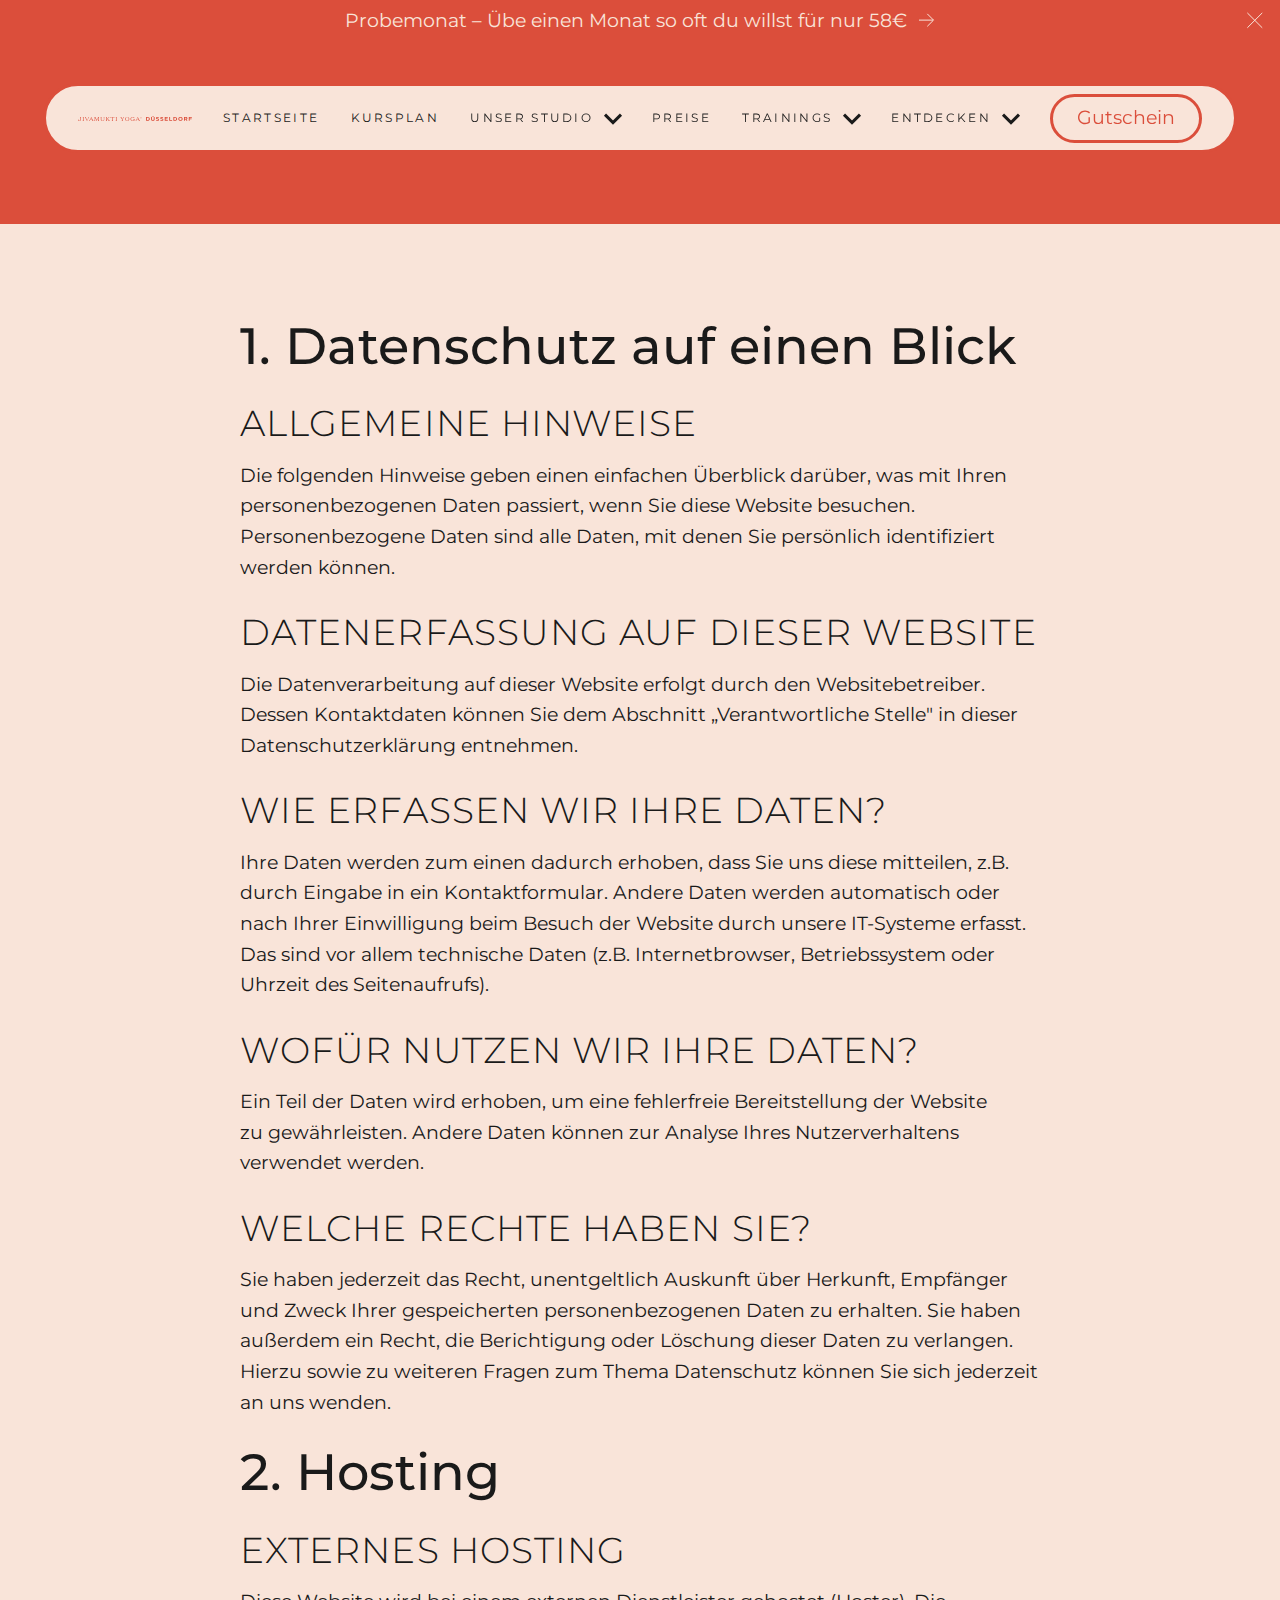
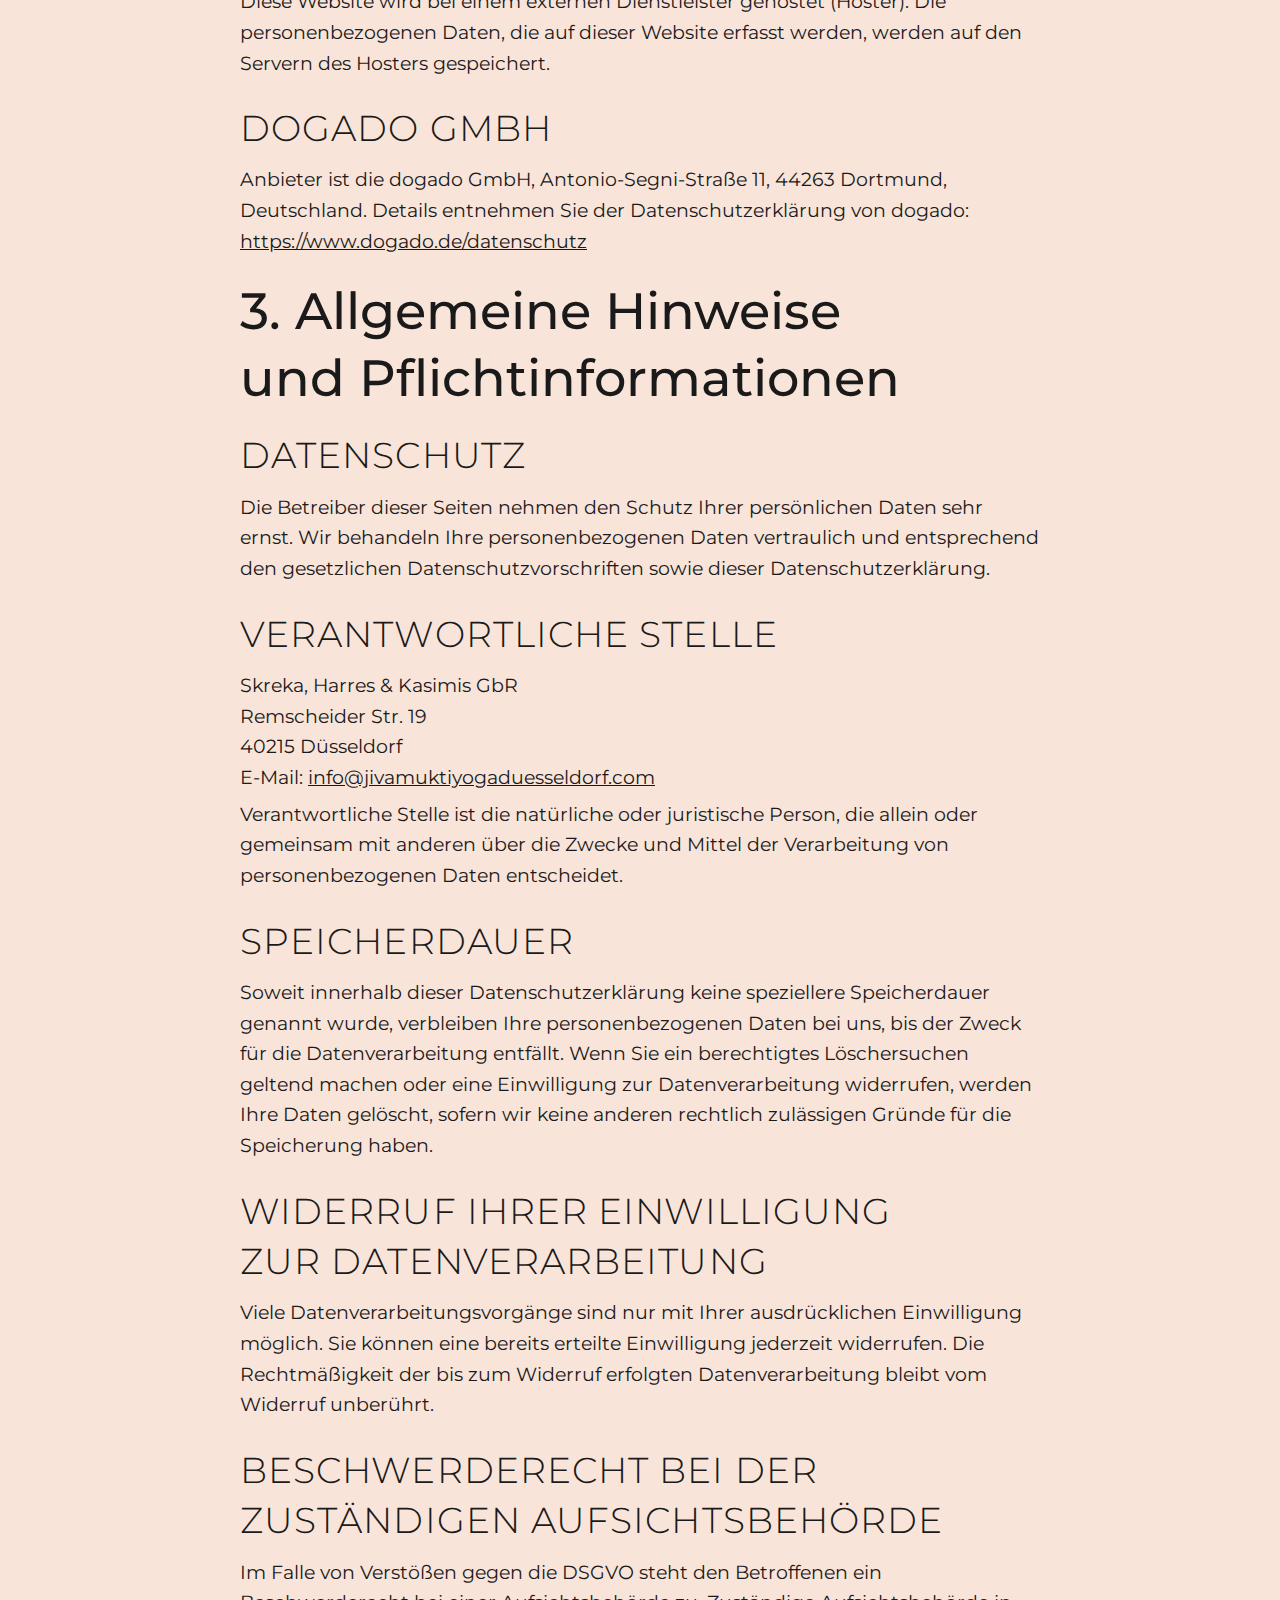
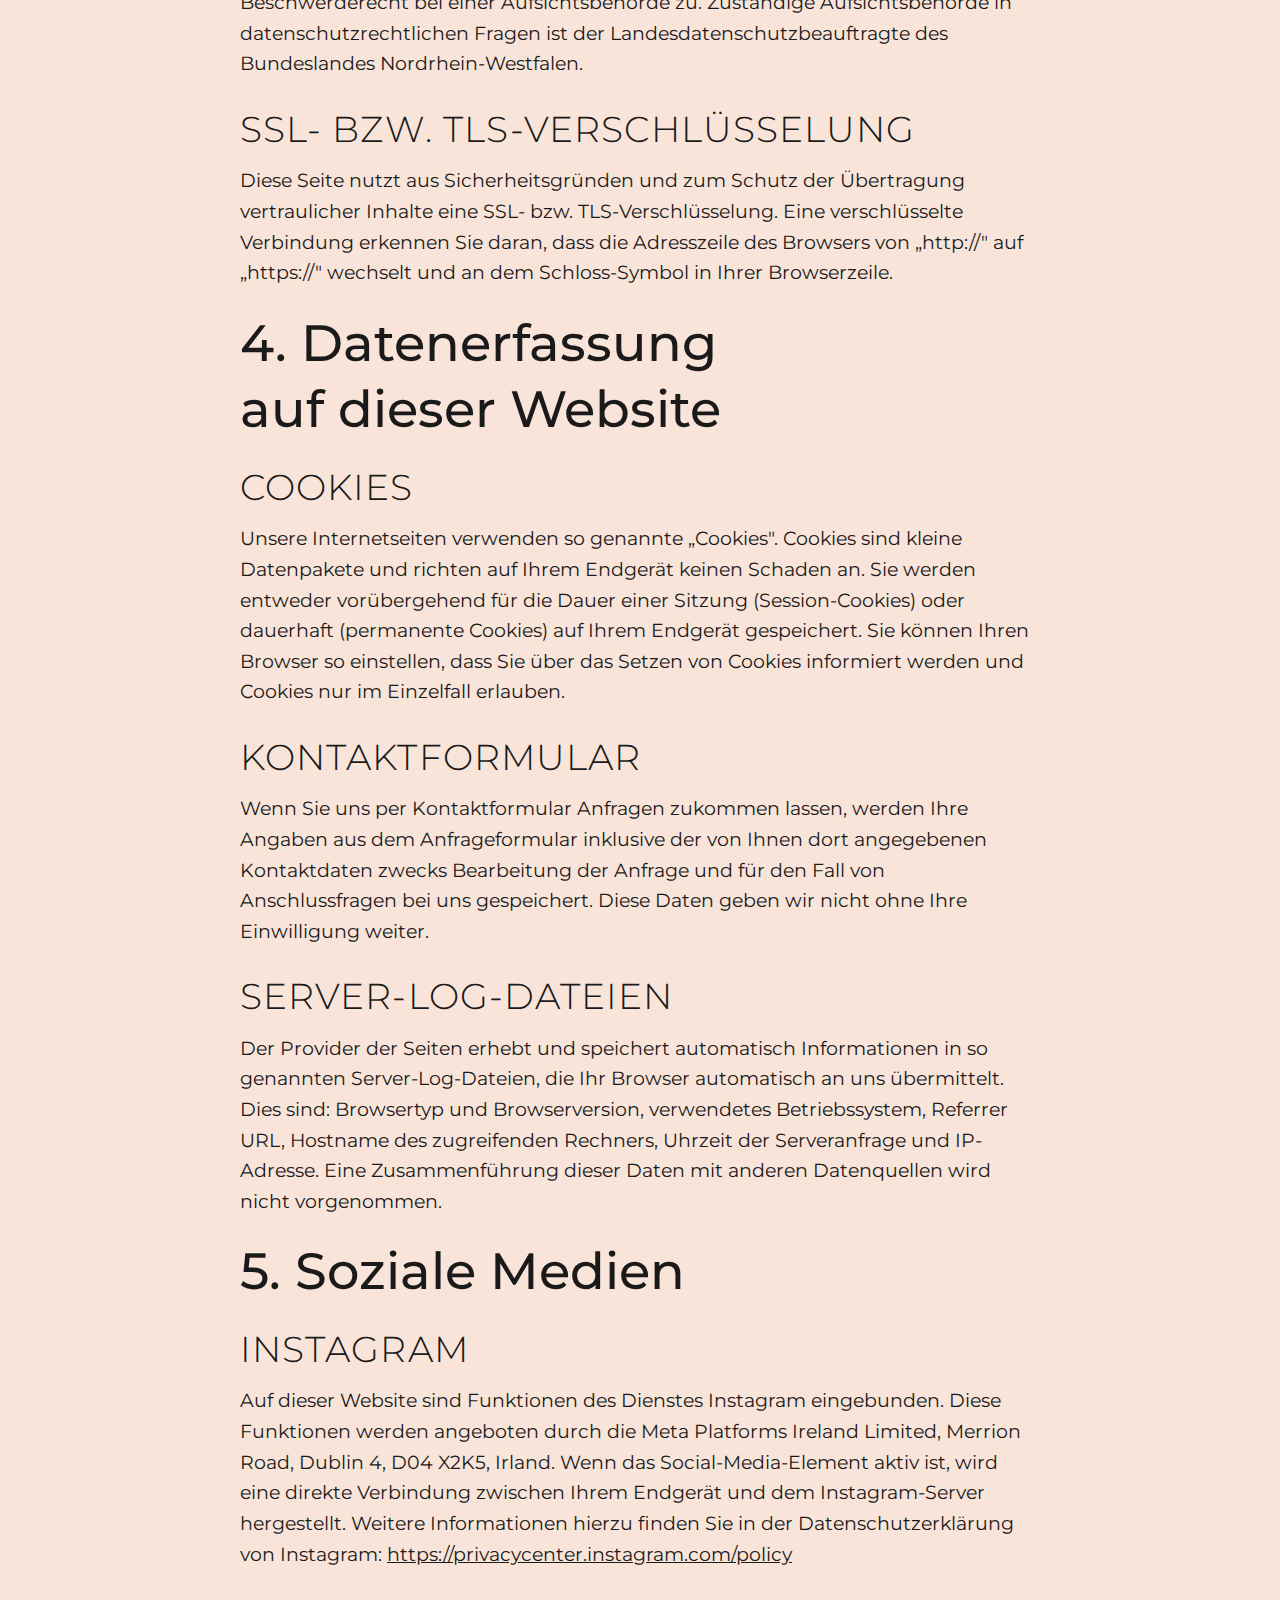
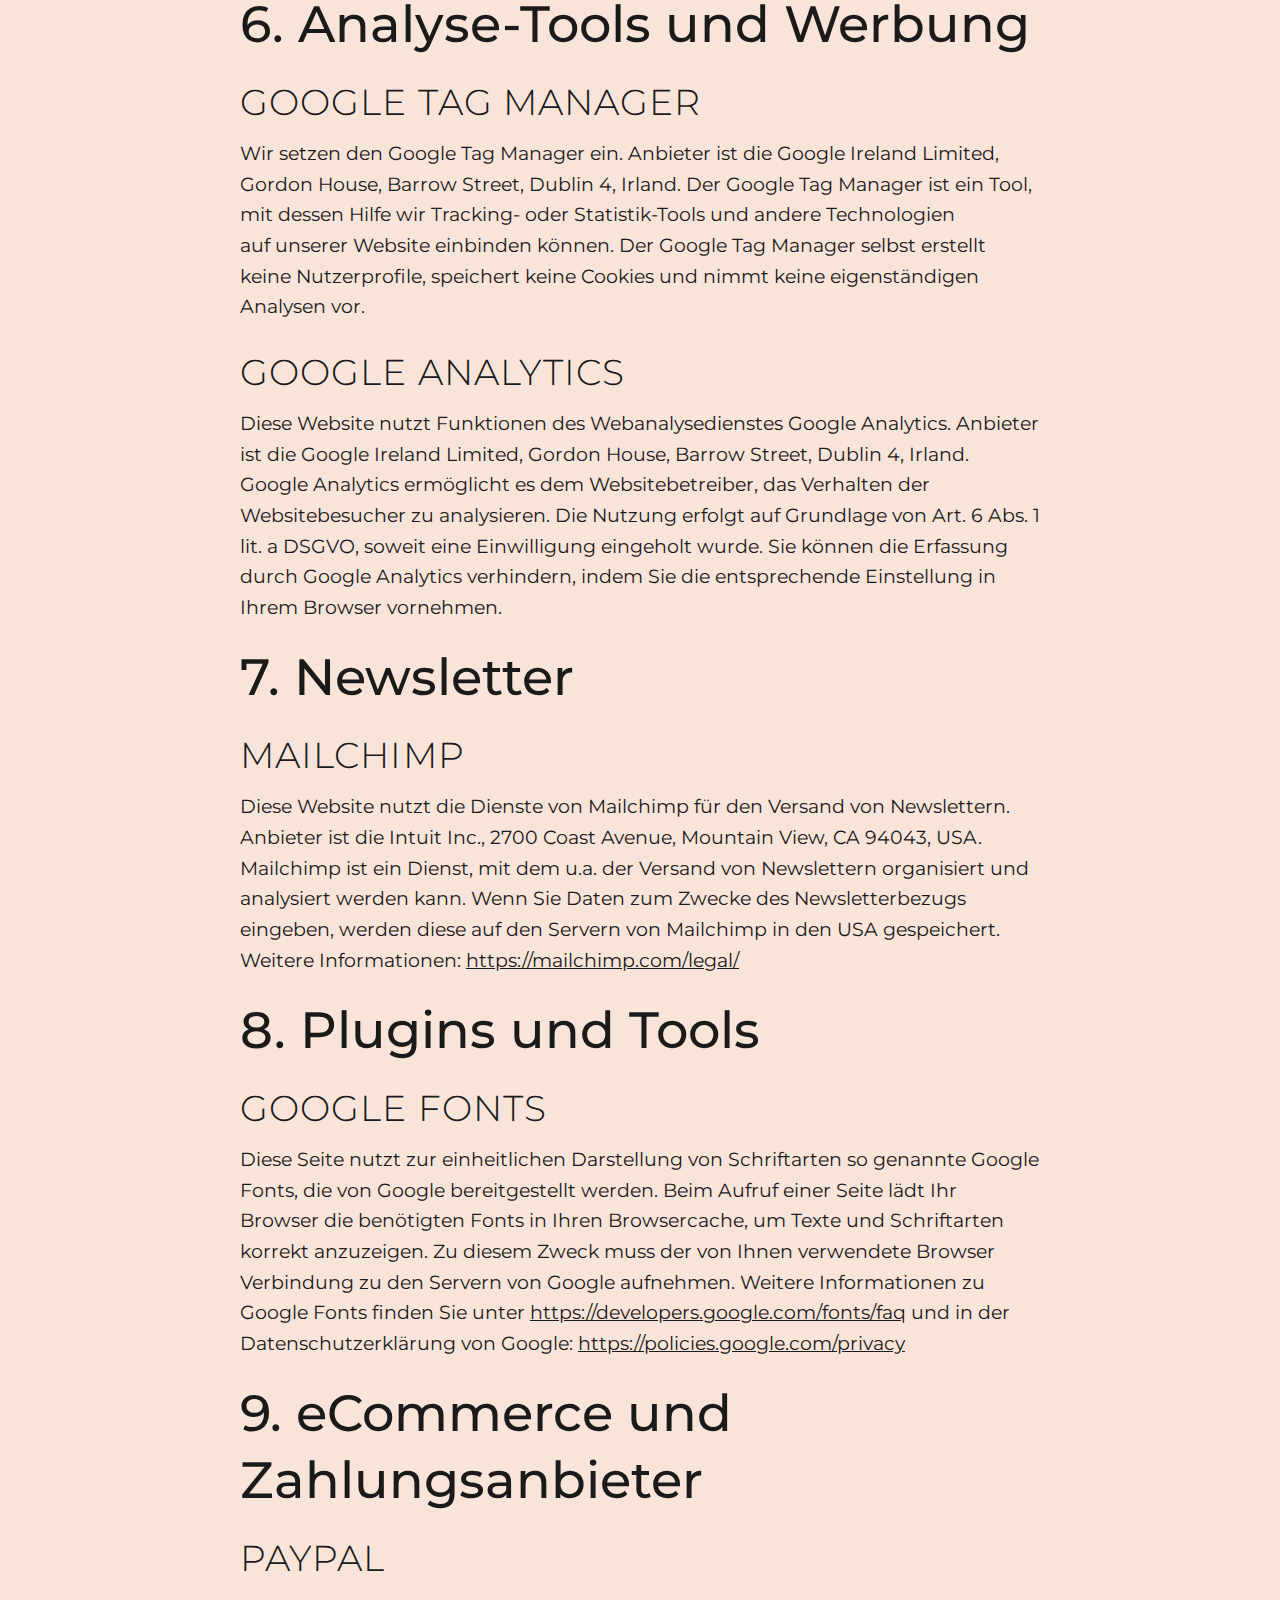
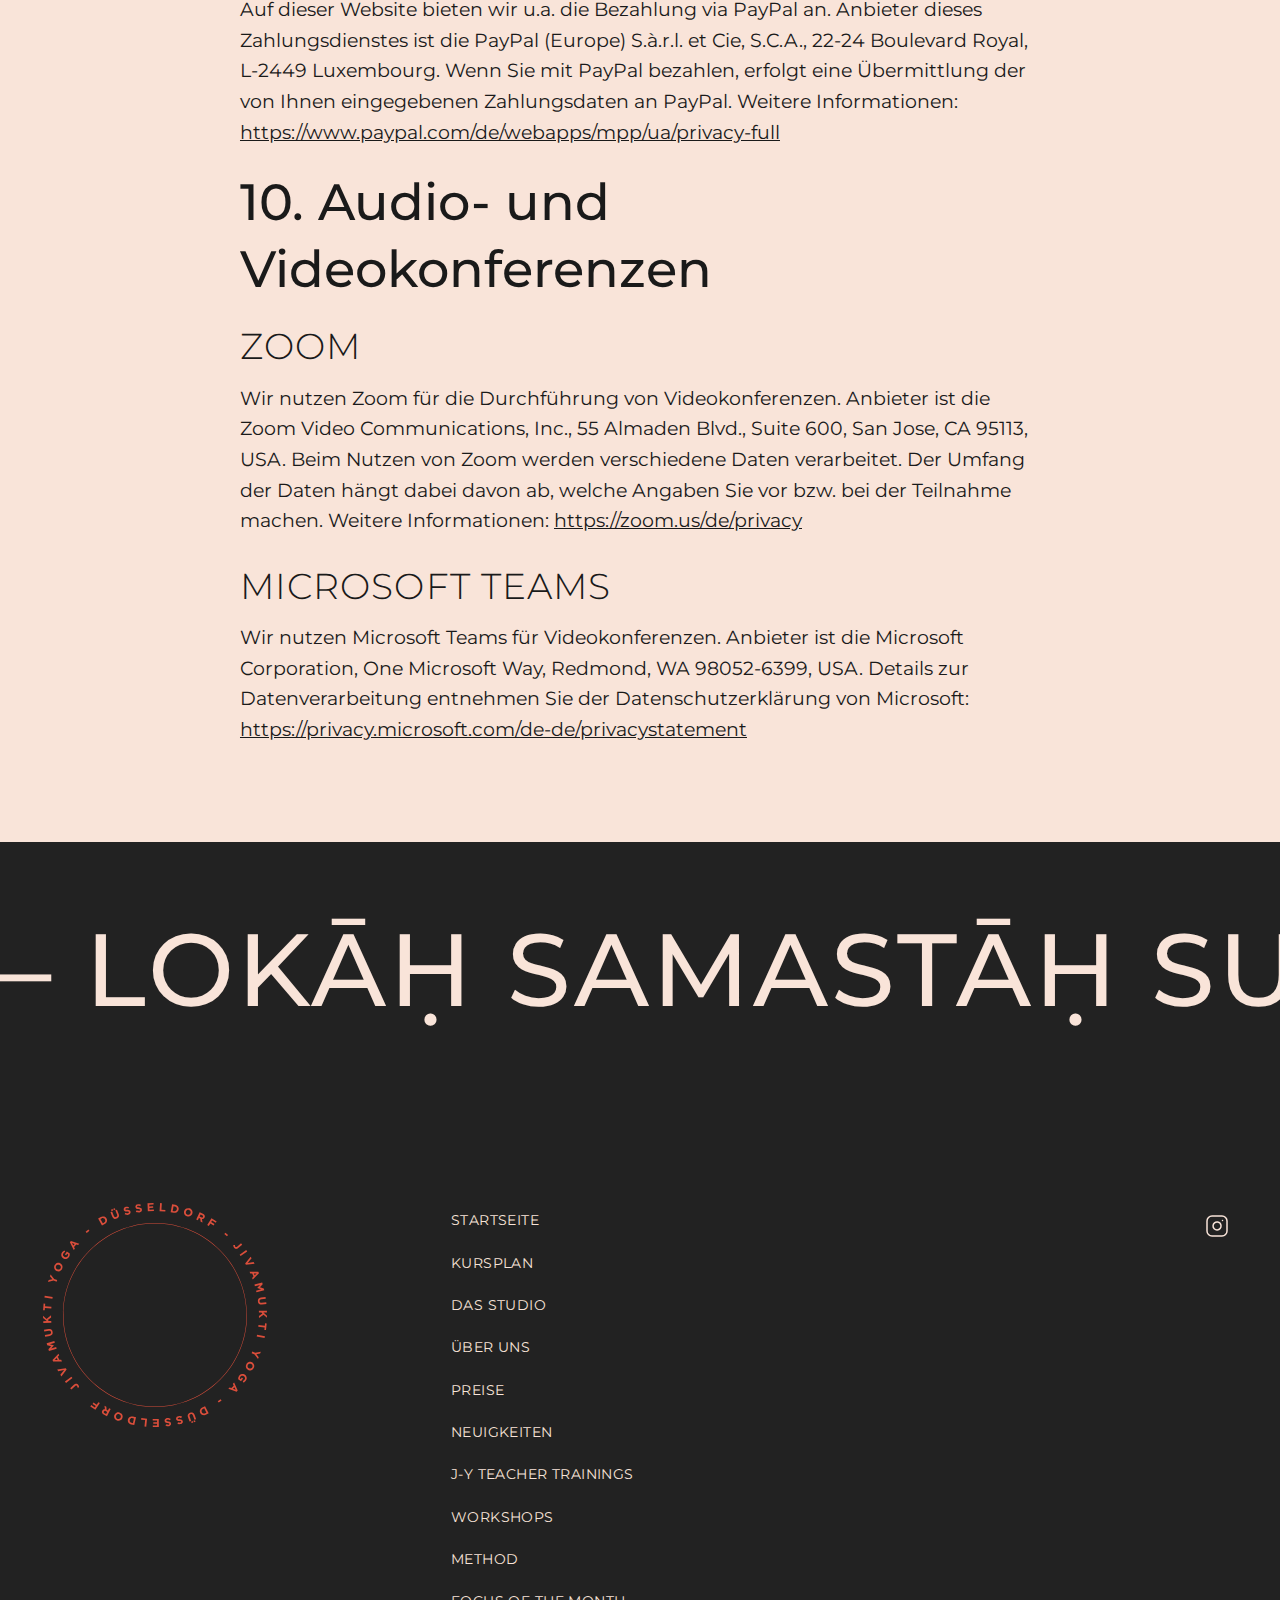
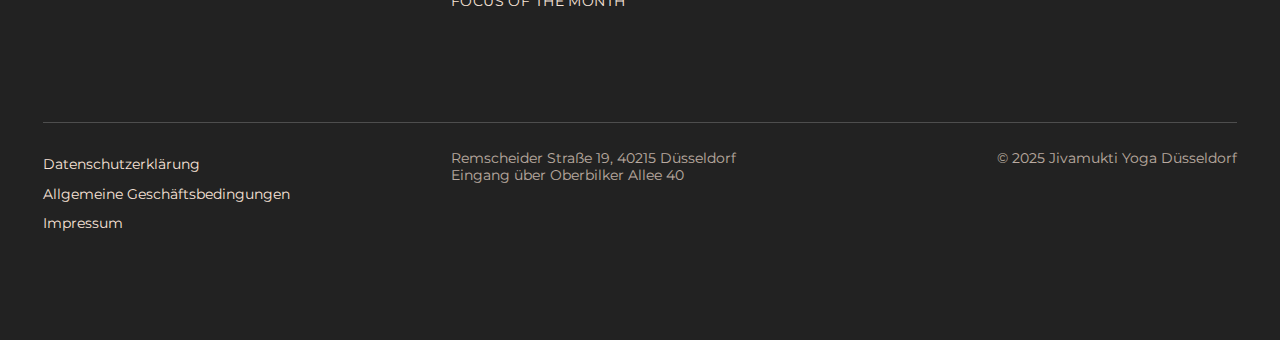
<file: legal/data-security.html>
<!DOCTYPE html>
<html lang="de">
<head>
  <meta charset="utf-8">
  <title>Datenschutzerklärung | Jivamukti Yoga Düsseldorf</title>
  <meta content="Datenschutzerklärung – Jivamukti Yoga Studio Düsseldorf." name="description">
  <meta content="width=device-width, initial-scale=1" name="viewport">
  <link rel="preconnect" href="https://fonts.googleapis.com">
  <link rel="preconnect" href="https://fonts.gstatic.com" crossorigin>
  <link href="https://fonts.googleapis.com/css2?family=Montserrat:ital,wght@0,100..900;1,100..900&display=swap" rel="stylesheet">
  <link href="../css/normalize.css" rel="stylesheet" type="text/css">
  <link href="../css/webflow.css" rel="stylesheet" type="text/css">
  <link href="../css/jivamukti-dusseldorf.webflow.css" rel="stylesheet" type="text/css">
  <link href="../css/jivamukti.css" rel="stylesheet" type="text/css">
  <link href="../assets/icons/favicon.png" rel="shortcut icon" type="image/x-icon">
  <script>!function(o,c){var n=c.documentElement,t=" w-mod-";n.className+=t+"js",("ontouchstart"in o||o.DocumentTouch&&c instanceof DocumentTouch)&&(n.className+=t+"touch")}(window,document);</script>
</head>
<body class="u-theme-light">
  <div class="page_wrap">

    <!-- ================================================================
         GLOBAL STYLES EMBED
         ================================================================ -->
    <div class="u-position-fixed">
      <div class="w-embed">
        <style>
::before, ::after { box-sizing: border-box; }
.w-embed:before, .w-embed:after,
.w-richtext:before, .w-richtext:after { content: unset; }
html { background-color: var(--_theme---background); }
button { background-color: unset; padding: unset; text-align: inherit; }
button:not(:disabled) { cursor: pointer; }
video { width: 100%; object-fit: cover; }
svg { max-width: 100%; }
@media (prefers-color-scheme: light) { option { color: black; } }
img::selection { background: transparent; }
body { font-smoothing: antialiased; -webkit-font-smoothing: antialiased; }
a:not([class]) { text-decoration: underline; }
p,blockquote,label { font-family: inherit; font-size: inherit; font-weight: inherit; line-height: inherit; letter-spacing: inherit; text-transform: inherit; text-wrap: inherit; margin-top: 0; margin-bottom: 0; }
select:has(option[value=""]:checked) { color: color-mix(in lab, currentcolor 60%, transparent) }
::selection { background-color: var(--_theme---selection--background); color: var(--_theme---selection--text); }
:is(.u-margin-trim,.w-richtext,.u-content-wrapper,[class*="u-container"],[class*="u-layout-column"]) > :not(:not(.w-condition-invisible,.u-cover-absolute,.u-ignore-trim) ~ :not(.w-condition-invisible,.u-cover-absolute,.u-ignore-trim)),
:is(.u-margin-trim,.w-richtext,.u-content-wrapper,[class*="u-container"],[class*="u-layout-column"]) > :not(:not(.w-condition-invisible,.u-cover-absolute,.u-ignore-trim) ~ :not(.w-condition-invisible,.u-cover-absolute,.u-ignore-trim)).u-display-contents > :first-child { margin-top: 0; }
:is(.u-margin-trim,.w-richtext,.u-content-wrapper,[class*="u-container"],[class*="u-layout-column"]) > :not(:has(~ :not(.w-condition-invisible,.u-cover-absolute,.u-ignore-trim))),
:is(.u-margin-trim,.w-richtext,.u-content-wrapper,[class*="u-container"],[class*="u-layout-column"]) > :not(:has(~ :not(.w-condition-invisible,.u-cover-absolute,.u-ignore-trim))).u-display-contents > :last-child { margin-bottom: 0; }
:not(.u-text-trim-off) > :is(h1,h2,h3,h4,h5,h6,p):not(.u-text-trim-off,:has([class*="u-text-style-"]))::before,
[class*="u-text-style-"]:not(.u-text-trim-off,:has(h1,h2,h3,h4,h5,h6,p))::before { content: ""; display: table; margin-bottom: calc(-0.5lh + var(--_text-style---trim-top)); }
:not(.u-text-trim-off) > :is(h1,h2,h3,h4,h5,h6,p):not(.u-text-trim-off,:has([class*="u-text-style-"]))::after,
[class*="u-text-style-"]:not(.u-text-trim-off,:has(h1,h2,h3,h4,h5,h6,p))::after { content: ""; display: table; margin-bottom: calc(-0.5lh + var(--_text-style---trim-bottom)); }
.w-richtext a { position: relative; z-index: 4; }
[class*="u-line-clamp"]:not(.w-richtext), [class*="u-line-clamp"].w-richtext > * { display: -webkit-box; -webkit-line-clamp: 1; -webkit-box-orient: vertical; overflow: hidden; }
[class*="u-line-clamp"].w-richtext > :not(:first-child) { display: none; }
.u-line-clamp-2:not(.w-richtext), .u-line-clamp-2.w-richtext > * { -webkit-line-clamp: 2; }
.u-line-clamp-3:not(.w-richtext), .u-line-clamp-3.w-richtext > * { -webkit-line-clamp: 3; }
.u-line-clamp-4:not(.w-richtext), .u-line-clamp-4.w-richtext > * { -webkit-line-clamp: 4; }
.u-heading > *, .u-text > * { width: 100%; max-width: inherit !important; margin-inline: 0 !important; margin-top: 0 !important; }
.u-background-slot > * { position: absolute; top: 0; left: 0; width: 100%; height: 100%; aspect-ratio: unset !important; }
.u-alignment-inherit > * { text-align: inherit; justify-content: inherit; align-items: inherit; }
.u-hide-if-empty:empty, .u-hide-if-empty:has(> *):not(:has(> :not(.w-condition-invisible))) { display: none !important; }
a, button, :where([tabindex]), input { outline-offset: var(--focus--offset-outer); }
a:focus-visible, button:focus-visible, [tabindex]:focus-visible, input:focus-visible { outline-color: var(--_theme---text); outline-width: var(--focus--width); outline-style: solid; }
[data-button]:has(button:disabled) { opacity: 0.5; pointer-events: none; }
.u-section:has(> .u-section-spacer) { padding-top: 0; padding-bottom: 0; }
        </style>
      </div>
    </div>

    <!-- ================================================================
         NAVIGATION (Lumos nav_component)
         ================================================================ -->
    <div data-wf--nav--nav-position="overlap" class="nav_component w-variant-dd866659-1d7d-6447-6461-66ca86ca367f">
      <!-- Nav Embedded CSS -->
      <div class="u-embed-css w-embed">
        <style>
:root {
  --nav--menu-open-duration: 400ms;
  --nav--menu-close-duration: 400ms;
}
body:has(.nav_component .w-nav-button.w--open):not(:has(.nav_desktop_wrap:not(.w-condition-invisible))) { overflow: hidden; }
@media (width < 65em) {
  body:has(.nav_component .w-nav-button.w--open) { overflow: hidden; }
}
@container (min-width: 65em) {
  .nav_desktop_wrap, .nav_dropdown_backdrop { display: block; }
  .nav_desktop_wrap:not(.w-condition-invisible) ~ .nav_mobile_wrap, .nav_desktop_wrap:not(.w-condition-invisible) ~ .nav_menu_backdrop { display: none; }
}
@keyframes menuOpen {
  from { clip-path: polygon(0 0, 100% 0, 100% 0, 0 0); }
  to { clip-path: polygon(0 0, 100% 0, 100% 100%, 0 100%); }
}
@keyframes menuClose {
  from { clip-path: polygon(0 0, 100% 0, 100% 100%, 0 100%); }
  to { clip-path: polygon(0 0, 100% 0, 100% 0, 0 0); }
}
.nav_component:has(.w-nav-button.w--open) .w-nav-menu {
  animation: menuOpen var(--nav--menu-open-duration) ease-in-out forwards;
}
.nav_component:has(.w-nav-button:not(.w--open)) .w-nav-menu {
  animation: menuClose var(--nav--menu-close-duration) ease-in-out forwards;
}
.nav_component .w-nav-overlay {
  top: 0;
  min-height: 100vh;
}
.nav_menu_backdrop {
  transition: opacity var(--nav--menu-close-duration);
}
.nav_component:has(.w-nav-button.w--open) .nav_menu_backdrop {
  opacity: 1;
}
html:has(.nav_banner_wrap:not(.w-condition-invisible)):not(.hide-nav-banner) {
  --nav--height-total: calc(var(--nav--banner-height) + var(--nav--height) + var(--nav--spacing-outer-vertical));
}
.hide-nav-banner .nav_banner_wrap {
  display: none;
}
.nav_banner_wrap {
  transition: transform 0.35s ease, opacity 0.35s ease;
}
.scroll-hide-banner:not(.hide-nav-banner) .nav_banner_wrap {
  transform: translateY(-100%);
  opacity: 0;
  pointer-events: none;
}
.scroll-hide-banner:not(.hide-nav-banner) {
  --nav--height-total: calc(var(--nav--height) + var(--nav--spacing-outer-vertical));
}
        </style>
      </div>

      <!-- Skip Link -->
      <a href="#main" class="nav_skip_wrap w-inline-block">
        <div class="nav_skip_text u-text-style-small">Zum Hauptinhalt springen</div>
      </a>

      <!-- Announcement Banner -->
      <div aria-label="Ankündigung" role="region" class="nav_banner_wrap u-theme-brand">
        <div class="nav_banner_contain">
          <a href="../prices.html" class="nav_banner_link w-inline-block">
            <div class="nav_banner_text u-line-clamp-1">Probemonat – Übe einen Monat so oft du willst für nur 58€</div>
            <svg xmlns="http://www.w3.org/2000/svg" width="100%" viewBox="0 0 27 24" fill="none" aria-hidden="true" class="nav_banner_svg"><path d="M0 12L24 12" stroke="currentColor" stroke-width="var(--nav--icon-thickness)" vector-effect="non-scaling-stroke"></path><path d="M14 1.5L24.5 12L14 22.5" stroke="currentColor" stroke-width="var(--nav--icon-thickness)" vector-effect="non-scaling-stroke"></path></svg>
          </a>
          <button role="button" class="nav_banner_close_wrap">
            <svg xmlns="http://www.w3.org/2000/svg" width="100%" viewBox="0 0 20 19" fill="none" aria-hidden="true" class="nav_banner_close_svg"><path d="M1.51471 1.01465L18.4853 17.9852" stroke="currentColor" stroke-width="var(--nav--icon-thickness)" vector-effect="non-scaling-stroke"></path><path d="M1.51471 17.9851L18.4853 1.01454" stroke="currentColor" stroke-width="var(--nav--icon-thickness)" vector-effect="non-scaling-stroke"></path></svg>
            <span class="nav_screen-reader-text">Ankündigung schließen</span>
          </button>
        </div>
      </div>

      <!-- Desktop Navigation -->
      <header class="nav_desktop_wrap">
        <div class="nav_desktop_contain">
          <div class="nav_desktop_layout">
            <a aria-label="Startseite" href="../index.html" class="nav_desktop_logo w-inline-block">
              <div class="u-max-width-full">
                <img src="../assets/images/Logos/Horizontal Logo - Tigerlily - Light.svg" alt="Jivamukti Yoga Düsseldorf" class="nav_logo_image">
              </div>
            </a>
            <nav aria-label="Hauptnavigation" data-wf--menu--variant="desktop" class="nav_links_component w-variant-23049969-09ac-2789-520b-3c6ae895bbc6">
              <ul role="list" class="nav_links_wrap w-variant-23049969-09ac-2789-520b-3c6ae895bbc6 w-list-unstyled">
                <li class="nav_links_item"><a href="../index.html" class="nav_links_link w-variant-23049969-09ac-2789-520b-3c6ae895bbc6 w-inline-block"><div class="nav_links_text">Startseite</div></a></li>
                <li class="nav_links_item"><a href="../schedule.html" class="nav_links_link w-variant-23049969-09ac-2789-520b-3c6ae895bbc6 w-inline-block"><div class="nav_links_text">Kursplan</div></a></li>
                <li class="nav_links_item">
                  <div data-delay="400" data-hover="true" class="nav_dropdown_component w-dropdown">
                    <div data-state="expanded" class="nav_links_link w-variant-23049969-09ac-2789-520b-3c6ae895bbc6 w-dropdown-toggle">
                      <div class="nav_links_text">Unser Studio</div>
                      <div class="nav_links_svg"><svg data-wf--icon-arrow--direction="bottom" viewbox="0 0 66 70" fill="none" width="100%" height="100%" aria-hidden="true" class="u-svg w-variant-caa8b8e9-e8ec-6eb3-4526-30f19f7326f5"><path d="M17 2L50 34.9999L17 68" class="u-path"></path></svg></div>
                    </div>
                    <nav class="nav_dropdown_main_wrap w-variant-23049969-09ac-2789-520b-3c6ae895bbc6 w-dropdown-list">
                      <div class="nav_dropdown_main_content">
                        <div data-lenis-prevent="" class="nav_dropdown_main_scroll w-variant-23049969-09ac-2789-520b-3c6ae895bbc6">
                          <ul role="list" class="nav_dropdown_list">
                            <li class="nav_dropdown_item"><a href="../studio.html" class="nav_dropdown_link w-variant-23049969-09ac-2789-520b-3c6ae895bbc6 w-inline-block"><div class="nav_dropdown_text">Das Studio</div></a></li>
                            <li class="nav_dropdown_item"><a href="../about.html" class="nav_dropdown_link w-variant-23049969-09ac-2789-520b-3c6ae895bbc6 w-inline-block"><div class="nav_dropdown_text">Über Uns</div></a></li>
                          </ul>
                        </div>
                      </div>
                    </nav>
                  </div>
                </li>
                <li class="nav_links_item"><a href="../prices.html" class="nav_links_link w-variant-23049969-09ac-2789-520b-3c6ae895bbc6 w-inline-block"><div class="nav_links_text">Preise</div></a></li>
                                <li class="nav_links_item">
                  <div data-delay="400" data-hover="true" class="nav_dropdown_component w-dropdown">
                    <div data-state="expanded" class="nav_links_link w-variant-23049969-09ac-2789-520b-3c6ae895bbc6 w-dropdown-toggle">
                      <div class="nav_links_text">Trainings</div>
                      <div class="nav_links_svg"><svg data-wf--icon-arrow--direction="bottom" viewbox="0 0 66 70" fill="none" width="100%" height="100%" aria-hidden="true" class="u-svg w-variant-caa8b8e9-e8ec-6eb3-4526-30f19f7326f5"><path d="M17 2L50 34.9999L17 68" class="u-path"></path></svg></div>
                    </div>
                    <nav class="nav_dropdown_main_wrap w-variant-23049969-09ac-2789-520b-3c6ae895bbc6 w-dropdown-list">
                      <div class="nav_dropdown_main_content">
                        <div data-lenis-prevent="" class="nav_dropdown_main_scroll w-variant-23049969-09ac-2789-520b-3c6ae895bbc6">
                          <ul role="list" class="nav_dropdown_list">
                            <li class="nav_dropdown_item"><a href="../events.html" class="nav_dropdown_link w-variant-23049969-09ac-2789-520b-3c6ae895bbc6 w-inline-block"><div class="nav_dropdown_text">J-Y Teacher Trainings</div></a></li>
                            <li class="nav_dropdown_item"><a href="../workshops.html" class="nav_dropdown_link w-variant-23049969-09ac-2789-520b-3c6ae895bbc6 w-inline-block"><div class="nav_dropdown_text">Workshops</div></a></li>
                          </ul>
                        </div>
                      </div>
                    </nav>
                  </div>
                </li>
                <li class="nav_links_item">
                  <div data-delay="400" data-hover="true" class="nav_dropdown_component w-dropdown">
                    <div data-state="expanded" class="nav_links_link w-variant-23049969-09ac-2789-520b-3c6ae895bbc6 w-dropdown-toggle">
                      <div class="nav_links_text">Entdecken</div>
                      <div class="nav_links_svg"><svg data-wf--icon-arrow--direction="bottom" viewbox="0 0 66 70" fill="none" width="100%" height="100%" aria-hidden="true" class="u-svg w-variant-caa8b8e9-e8ec-6eb3-4526-30f19f7326f5"><path d="M17 2L50 34.9999L17 68" class="u-path"></path></svg></div>
                    </div>
                    <nav class="nav_dropdown_main_wrap w-variant-23049969-09ac-2789-520b-3c6ae895bbc6 w-dropdown-list">
                      <div class="nav_dropdown_main_content">
                        <div data-lenis-prevent="" class="nav_dropdown_main_scroll w-variant-23049969-09ac-2789-520b-3c6ae895bbc6">
                          <ul role="list" class="nav_dropdown_list">
                            <li class="nav_dropdown_item"><a href="../news.html" class="nav_dropdown_link w-variant-23049969-09ac-2789-520b-3c6ae895bbc6 w-inline-block"><div class="nav_dropdown_text">Neuigkeiten</div></a></li>
                            <li class="nav_dropdown_item"><a href="../method.html" class="nav_dropdown_link w-variant-23049969-09ac-2789-520b-3c6ae895bbc6 w-inline-block"><div class="nav_dropdown_text">Method</div></a></li>
                            <li class="nav_dropdown_item"><a href="https://jivamuktiyoga.com/focus-of-the-month/" target="_blank" rel="noopener" class="nav_dropdown_link w-variant-23049969-09ac-2789-520b-3c6ae895bbc6 w-inline-block"><div class="nav_dropdown_text">Focus of the Month</div></a></li>
                          </ul>
                        </div>
                      </div>
                    </nav>
                  </div>
                </li>
              </ul>
              <ul role="list" class="nav_actions_wrap w-variant-23049969-09ac-2789-520b-3c6ae895bbc6 w-list-unstyled">
                <li class="nav_buttons_item is-main w-variant-23049969-09ac-2789-520b-3c6ae895bbc6">
                  <div data-wf--button-main--variant="secondary" class="button_main_wrap" data-button=" " data-trigger="hover focus">
                    <div class="clickable_wrap u-cover-absolute">
                      <a href="#gutschein" aria-label="Gutschein kaufen" class="clickable_link w-inline-block"></a>
                    </div>
                    <div class="button_main_element w-variant-e85564cd-af30-a478-692b-71732aefb3ab">
                      <div aria-hidden="true" class="button_main_text u-text-style-main">Gutschein</div>
                      <div class="button_main_icon u-hide-if-empty"></div>
                    </div>
                  </div>
                </li>
              </ul>
            </nav>
          </div>
        </div>
      </header>

      <!-- Mobile Navigation -->
      <div data-animation="default" data-collapse="all" data-duration="400" data-easing="ease" data-easing2="ease" role="banner" class="nav_mobile_wrap w-nav">
        <div class="nav_mobile_contain">
          <div class="nav_mobile_layout">
            <a aria-label="Startseite" href="../index.html" class="nav_mobile_logo w-inline-block">
              <div class="u-max-width-full">
                <img src="../assets/images/Logos/Horizontal Logo - Tigerlily - Light.svg" alt="Jivamukti Yoga Düsseldorf" class="nav_logo_image">
              </div>
            </a>
            <nav role="navigation" class="nav_mobile_menu_wrap w-nav-menu">
              <div data-lenis-prevent="" class="nav_mobile_menu_scroll">
                <nav aria-label="Hauptnavigation" data-wf--menu--variant="mobile" class="nav_links_component">
                  <ul role="list" class="nav_links_wrap w-list-unstyled">
                    <li class="nav_links_item"><a href="../index.html" class="nav_links_link w-inline-block"><div class="nav_links_text">Startseite</div></a></li>
                    <li class="nav_links_item"><a href="../schedule.html" class="nav_links_link w-inline-block"><div class="nav_links_text">Kursplan</div></a></li>
                    <li class="nav_links_item">
                      <div data-delay="400" data-hover="false" class="nav_dropdown_component w-dropdown">
                        <div data-state="expanded" class="nav_links_link w-dropdown-toggle">
                          <div class="nav_links_text">Unser Studio</div>
                          <div class="nav_links_svg"><svg data-wf--icon-arrow--direction="bottom" viewbox="0 0 66 70" fill="none" width="100%" height="100%" aria-hidden="true" class="u-svg w-variant-caa8b8e9-e8ec-6eb3-4526-30f19f7326f5"><path d="M17 2L50 34.9999L17 68" class="u-path"></path></svg></div>
                        </div>
                        <nav class="nav_dropdown_main_wrap w-dropdown-list">
                          <div class="nav_dropdown_main_content">
                            <div data-lenis-prevent="" class="nav_dropdown_main_scroll">
                              <ul role="list" class="nav_dropdown_list">
                                <li class="nav_dropdown_item"><a href="../studio.html" class="nav_dropdown_link w-inline-block"><div class="nav_dropdown_text">Das Studio</div></a></li>
                                <li class="nav_dropdown_item"><a href="../about.html" class="nav_dropdown_link w-inline-block"><div class="nav_dropdown_text">Über Uns</div></a></li>
                              </ul>
                            </div>
                          </div>
                        </nav>
                      </div>
                    </li>
                    <li class="nav_links_item"><a href="../prices.html" class="nav_links_link w-inline-block"><div class="nav_links_text">Preise</div></a></li>
                                        <li class="nav_links_item">
                      <div data-delay="400" data-hover="false" class="nav_dropdown_component w-dropdown">
                        <div data-state="expanded" class="nav_links_link w-dropdown-toggle">
                          <div class="nav_links_text">Trainings</div>
                          <div class="nav_links_svg"><svg data-wf--icon-arrow--direction="bottom" viewbox="0 0 66 70" fill="none" width="100%" height="100%" aria-hidden="true" class="u-svg w-variant-caa8b8e9-e8ec-6eb3-4526-30f19f7326f5"><path d="M17 2L50 34.9999L17 68" class="u-path"></path></svg></div>
                        </div>
                        <nav class="nav_dropdown_main_wrap w-dropdown-list">
                          <div class="nav_dropdown_main_content">
                            <div data-lenis-prevent="" class="nav_dropdown_main_scroll">
                              <ul role="list" class="nav_dropdown_list">
                                <li class="nav_dropdown_item"><a href="../events.html" class="nav_dropdown_link w-inline-block"><div class="nav_dropdown_text">J-Y Teacher Trainings</div></a></li>
                                <li class="nav_dropdown_item"><a href="../workshops.html" class="nav_dropdown_link w-inline-block"><div class="nav_dropdown_text">Workshops</div></a></li>
                              </ul>
                            </div>
                          </div>
                        </nav>
                      </div>
                    </li>
                    <li class="nav_links_item">
                      <div data-delay="400" data-hover="false" class="nav_dropdown_component w-dropdown">
                        <div data-state="expanded" class="nav_links_link w-dropdown-toggle">
                          <div class="nav_links_text">Entdecken</div>
                          <div class="nav_links_svg"><svg data-wf--icon-arrow--direction="bottom" viewbox="0 0 66 70" fill="none" width="100%" height="100%" aria-hidden="true" class="u-svg w-variant-caa8b8e9-e8ec-6eb3-4526-30f19f7326f5"><path d="M17 2L50 34.9999L17 68" class="u-path"></path></svg></div>
                        </div>
                        <nav class="nav_dropdown_main_wrap w-dropdown-list">
                          <div class="nav_dropdown_main_content">
                            <div data-lenis-prevent="" class="nav_dropdown_main_scroll">
                              <ul role="list" class="nav_dropdown_list">
                                <li class="nav_dropdown_item"><a href="../news.html" class="nav_dropdown_link w-inline-block"><div class="nav_dropdown_text">Neuigkeiten</div></a></li>
                                <li class="nav_dropdown_item"><a href="../method.html" class="nav_dropdown_link w-inline-block"><div class="nav_dropdown_text">Method</div></a></li>
                                <li class="nav_dropdown_item"><a href="https://jivamuktiyoga.com/focus-of-the-month/" target="_blank" rel="noopener" class="nav_dropdown_link w-inline-block"><div class="nav_dropdown_text">Focus of the Month</div></a></li>
                              </ul>
                            </div>
                          </div>
                        </nav>
                      </div>
                    </li>
                  </ul>
                  <ul role="list" class="nav_actions_wrap w-list-unstyled">
                    <li class="nav_buttons_item is-main">
                      <div data-wf--button-main--variant="secondary" class="button_main_wrap" data-button=" " data-trigger="hover focus">
                        <div class="clickable_wrap u-cover-absolute">
                          <a href="#gutschein" aria-label="Gutschein kaufen" class="clickable_link w-inline-block"></a>
                        </div>
                        <div class="button_main_element w-variant-e85564cd-af30-a478-692b-71732aefb3ab">
                          <div aria-hidden="true" class="button_main_text u-text-style-main">Gutschein</div>
                          <div class="button_main_icon u-hide-if-empty"></div>
                        </div>
                      </div>
                    </li>
                  </ul>
                </nav>
              </div>
            </nav>
            <div data-state="open" class="nav_button_wrap w-nav-button">
              <div class="nav_button_layout">
                <div class="nav_button_line is-1"></div>
                <div class="nav_button_line is-2"></div>
              </div>
            </div>
          </div>
        </div>
      </div>

      <!-- Backdrops -->
      <div class="nav_dropdown_backdrop"></div>
      <div class="nav_menu_backdrop"></div>

      <!-- Nav Embedded JS -->
      <div class="u-embed-js w-embed w-script">
        <script>
if (sessionStorage.getItem("hide-nav-banner") === "true") {
  document.documentElement.classList.add("hide-nav-banner");
}
document.addEventListener("DOMContentLoaded", function () {
  document.querySelectorAll(".nav_banner_close_wrap").forEach((button) => {
    button.addEventListener("click", function () {
      sessionStorage.setItem("hide-nav-banner", "true");
      document.documentElement.classList.add("hide-nav-banner");
    });
  });
  document.querySelectorAll(".nav_skip_wrap").forEach(function (link) {
    const target = document.querySelector("main");
    if (!target) return;
    link.addEventListener("click", function () {
      target.setAttribute("tabindex", "-1");
      target.focus();
    });
  });

  var lastScrollY = 0;
  var scrollThreshold = 80;
  var hoverZoneHeight = 60;
  var html = document.documentElement;

  window.addEventListener("scroll", function () {
    var currentY = window.scrollY;
    if (currentY > scrollThreshold) {
      html.classList.add("scroll-hide-banner");
    } else {
      html.classList.remove("scroll-hide-banner");
    }
    lastScrollY = currentY;
  }, { passive: true });

  document.addEventListener("mousemove", function (e) {
    if (e.clientY <= hoverZoneHeight && window.scrollY > 0) {
      html.classList.remove("scroll-hide-banner");
    }
  }, { passive: true });

  document.addEventListener("mouseleave", function () {
    if (window.scrollY > scrollThreshold) {
      html.classList.add("scroll-hide-banner");
    }
  });
});
        </script>
      </div>
    </div>

    <!-- ================================================================
         MAIN CONTENT
         ================================================================ -->
    <main id="main" class="page_main">

      <!-- HERO SECTION -->
      <section data-wf--section--variant="brand" class="u-section w-variant-25bf08d9-3196-322b-5616-019ac7f0f4f7">
        <div data-wf--spacer--variant="main" class="u-section-spacer w-variant-60a7ad7d-02b0-6682-95a5-2218e6fd1490 u-ignore-trim"></div>
        <div class="u-container u-alignment-center">
          <div data-wf--layout--variant="stack-centered" class="u-layout-wrapper">
            <div class="u-layout">
              <div class="u-layout-column-1 w-variant-d69d5003-e9bc-b347-4e02-eb46976beb1c">
                <div data-wf--typography-heading--variant="h1" class="u-heading w-variant-3ddfa43e-ae30-e9ff-cb4b-5ea86a2b57a6 w-richtext">
                  <h1>Datenschutzerklärung</h1>
                </div>
              </div>
            </div>
          </div>
        </div>
        <div data-wf--spacer--variant="main" class="u-section-spacer w-variant-60a7ad7d-02b0-6682-95a5-2218e6fd1490 u-ignore-trim"></div>
      </section>

      <!-- CONTENT SECTION -->
      <section class="u-section">
        <div data-wf--spacer--variant="main" class="u-section-spacer w-variant-60a7ad7d-02b0-6682-95a5-2218e6fd1490 u-ignore-trim"></div>
        <div class="u-container">
          <div class="u-rich-text w-richtext" style="max-width: var(--max-width--small); margin-inline: auto;">

            <h2>1. Datenschutz auf einen Blick</h2>

            <h3>Allgemeine Hinweise</h3>
            <p>Die folgenden Hinweise geben einen einfachen Überblick darüber, was mit Ihren personenbezogenen Daten passiert, wenn Sie diese Website besuchen. Personenbezogene Daten sind alle Daten, mit denen Sie persönlich identifiziert werden können.</p>

            <h3>Datenerfassung auf dieser Website</h3>
            <p>Die Datenverarbeitung auf dieser Website erfolgt durch den Websitebetreiber. Dessen Kontaktdaten können Sie dem Abschnitt „Verantwortliche Stelle" in dieser Datenschutzerklärung entnehmen.</p>

            <h3>Wie erfassen wir Ihre Daten?</h3>
            <p>Ihre Daten werden zum einen dadurch erhoben, dass Sie uns diese mitteilen, z.B. durch Eingabe in ein Kontaktformular. Andere Daten werden automatisch oder nach Ihrer Einwilligung beim Besuch der Website durch unsere IT-Systeme erfasst. Das sind vor allem technische Daten (z.B. Internetbrowser, Betriebssystem oder Uhrzeit des Seitenaufrufs).</p>

            <h3>Wofür nutzen wir Ihre Daten?</h3>
            <p>Ein Teil der Daten wird erhoben, um eine fehlerfreie Bereitstellung der Website zu gewährleisten. Andere Daten können zur Analyse Ihres Nutzerverhaltens verwendet werden.</p>

            <h3>Welche Rechte haben Sie?</h3>
            <p>Sie haben jederzeit das Recht, unentgeltlich Auskunft über Herkunft, Empfänger und Zweck Ihrer gespeicherten personenbezogenen Daten zu erhalten. Sie haben außerdem ein Recht, die Berichtigung oder Löschung dieser Daten zu verlangen. Hierzu sowie zu weiteren Fragen zum Thema Datenschutz können Sie sich jederzeit an uns wenden.</p>

            <h2>2. Hosting</h2>

            <h3>Externes Hosting</h3>
            <p>Diese Website wird bei einem externen Dienstleister gehostet (Hoster). Die personenbezogenen Daten, die auf dieser Website erfasst werden, werden auf den Servern des Hosters gespeichert.</p>

            <h3>dogado GmbH</h3>
            <p>Anbieter ist die dogado GmbH, Antonio-Segni-Straße 11, 44263 Dortmund, Deutschland. Details entnehmen Sie der Datenschutzerklärung von dogado: <a href="https://www.dogado.de/datenschutz" target="_blank" rel="noopener">https://www.dogado.de/datenschutz</a></p>

            <h2>3. Allgemeine Hinweise und Pflichtinformationen</h2>

            <h3>Datenschutz</h3>
            <p>Die Betreiber dieser Seiten nehmen den Schutz Ihrer persönlichen Daten sehr ernst. Wir behandeln Ihre personenbezogenen Daten vertraulich und entsprechend den gesetzlichen Datenschutzvorschriften sowie dieser Datenschutzerklärung.</p>

            <h3>Verantwortliche Stelle</h3>
            <p>Skreka, Harres &amp; Kasimis GbR<br>Remscheider Str. 19<br>40215 Düsseldorf<br>E-Mail: <a href="mailto:info@jivamuktiyogaduesseldorf.com">info@jivamuktiyogaduesseldorf.com</a></p>
            <p>Verantwortliche Stelle ist die natürliche oder juristische Person, die allein oder gemeinsam mit anderen über die Zwecke und Mittel der Verarbeitung von personenbezogenen Daten entscheidet.</p>

            <h3>Speicherdauer</h3>
            <p>Soweit innerhalb dieser Datenschutzerklärung keine speziellere Speicherdauer genannt wurde, verbleiben Ihre personenbezogenen Daten bei uns, bis der Zweck für die Datenverarbeitung entfällt. Wenn Sie ein berechtigtes Löschersuchen geltend machen oder eine Einwilligung zur Datenverarbeitung widerrufen, werden Ihre Daten gelöscht, sofern wir keine anderen rechtlich zulässigen Gründe für die Speicherung haben.</p>

            <h3>Widerruf Ihrer Einwilligung zur Datenverarbeitung</h3>
            <p>Viele Datenverarbeitungsvorgänge sind nur mit Ihrer ausdrücklichen Einwilligung möglich. Sie können eine bereits erteilte Einwilligung jederzeit widerrufen. Die Rechtmäßigkeit der bis zum Widerruf erfolgten Datenverarbeitung bleibt vom Widerruf unberührt.</p>

            <h3>Beschwerderecht bei der zuständigen Aufsichtsbehörde</h3>
            <p>Im Falle von Verstößen gegen die DSGVO steht den Betroffenen ein Beschwerderecht bei einer Aufsichtsbehörde zu. Zuständige Aufsichtsbehörde in datenschutzrechtlichen Fragen ist der Landesdatenschutzbeauftragte des Bundeslandes Nordrhein-Westfalen.</p>

            <h3>SSL- bzw. TLS-Verschlüsselung</h3>
            <p>Diese Seite nutzt aus Sicherheitsgründen und zum Schutz der Übertragung vertraulicher Inhalte eine SSL- bzw. TLS-Verschlüsselung. Eine verschlüsselte Verbindung erkennen Sie daran, dass die Adresszeile des Browsers von „http://" auf „https://" wechselt und an dem Schloss-Symbol in Ihrer Browserzeile.</p>

            <h2>4. Datenerfassung auf dieser Website</h2>

            <h3>Cookies</h3>
            <p>Unsere Internetseiten verwenden so genannte „Cookies". Cookies sind kleine Datenpakete und richten auf Ihrem Endgerät keinen Schaden an. Sie werden entweder vorübergehend für die Dauer einer Sitzung (Session-Cookies) oder dauerhaft (permanente Cookies) auf Ihrem Endgerät gespeichert. Sie können Ihren Browser so einstellen, dass Sie über das Setzen von Cookies informiert werden und Cookies nur im Einzelfall erlauben.</p>

            <h3>Kontaktformular</h3>
            <p>Wenn Sie uns per Kontaktformular Anfragen zukommen lassen, werden Ihre Angaben aus dem Anfrageformular inklusive der von Ihnen dort angegebenen Kontaktdaten zwecks Bearbeitung der Anfrage und für den Fall von Anschlussfragen bei uns gespeichert. Diese Daten geben wir nicht ohne Ihre Einwilligung weiter.</p>

            <h3>Server-Log-Dateien</h3>
            <p>Der Provider der Seiten erhebt und speichert automatisch Informationen in so genannten Server-Log-Dateien, die Ihr Browser automatisch an uns übermittelt. Dies sind: Browsertyp und Browserversion, verwendetes Betriebssystem, Referrer URL, Hostname des zugreifenden Rechners, Uhrzeit der Serveranfrage und IP-Adresse. Eine Zusammenführung dieser Daten mit anderen Datenquellen wird nicht vorgenommen.</p>

            <h2>5. Soziale Medien</h2>

            <h3>Instagram</h3>
            <p>Auf dieser Website sind Funktionen des Dienstes Instagram eingebunden. Diese Funktionen werden angeboten durch die Meta Platforms Ireland Limited, Merrion Road, Dublin 4, D04 X2K5, Irland. Wenn das Social-Media-Element aktiv ist, wird eine direkte Verbindung zwischen Ihrem Endgerät und dem Instagram-Server hergestellt. Weitere Informationen hierzu finden Sie in der Datenschutzerklärung von Instagram: <a href="https://privacycenter.instagram.com/policy" target="_blank" rel="noopener">https://privacycenter.instagram.com/policy</a></p>

            <h2>6. Analyse-Tools und Werbung</h2>

            <h3>Google Tag Manager</h3>
            <p>Wir setzen den Google Tag Manager ein. Anbieter ist die Google Ireland Limited, Gordon House, Barrow Street, Dublin 4, Irland. Der Google Tag Manager ist ein Tool, mit dessen Hilfe wir Tracking- oder Statistik-Tools und andere Technologien auf unserer Website einbinden können. Der Google Tag Manager selbst erstellt keine Nutzerprofile, speichert keine Cookies und nimmt keine eigenständigen Analysen vor.</p>

            <h3>Google Analytics</h3>
            <p>Diese Website nutzt Funktionen des Webanalysedienstes Google Analytics. Anbieter ist die Google Ireland Limited, Gordon House, Barrow Street, Dublin 4, Irland. Google Analytics ermöglicht es dem Websitebetreiber, das Verhalten der Websitebesucher zu analysieren. Die Nutzung erfolgt auf Grundlage von Art. 6 Abs. 1 lit. a DSGVO, soweit eine Einwilligung eingeholt wurde. Sie können die Erfassung durch Google Analytics verhindern, indem Sie die entsprechende Einstellung in Ihrem Browser vornehmen.</p>

            <h2>7. Newsletter</h2>

            <h3>Mailchimp</h3>
            <p>Diese Website nutzt die Dienste von Mailchimp für den Versand von Newslettern. Anbieter ist die Intuit Inc., 2700 Coast Avenue, Mountain View, CA 94043, USA. Mailchimp ist ein Dienst, mit dem u.a. der Versand von Newslettern organisiert und analysiert werden kann. Wenn Sie Daten zum Zwecke des Newsletterbezugs eingeben, werden diese auf den Servern von Mailchimp in den USA gespeichert. Weitere Informationen: <a href="https://mailchimp.com/legal/" target="_blank" rel="noopener">https://mailchimp.com/legal/</a></p>

            <h2>8. Plugins und Tools</h2>

            <h3>Google Fonts</h3>
            <p>Diese Seite nutzt zur einheitlichen Darstellung von Schriftarten so genannte Google Fonts, die von Google bereitgestellt werden. Beim Aufruf einer Seite lädt Ihr Browser die benötigten Fonts in Ihren Browsercache, um Texte und Schriftarten korrekt anzuzeigen. Zu diesem Zweck muss der von Ihnen verwendete Browser Verbindung zu den Servern von Google aufnehmen. Weitere Informationen zu Google Fonts finden Sie unter <a href="https://developers.google.com/fonts/faq" target="_blank" rel="noopener">https://developers.google.com/fonts/faq</a> und in der Datenschutzerklärung von Google: <a href="https://policies.google.com/privacy" target="_blank" rel="noopener">https://policies.google.com/privacy</a></p>

            <h2>9. eCommerce und Zahlungsanbieter</h2>

            <h3>PayPal</h3>
            <p>Auf dieser Website bieten wir u.a. die Bezahlung via PayPal an. Anbieter dieses Zahlungsdienstes ist die PayPal (Europe) S.à.r.l. et Cie, S.C.A., 22-24 Boulevard Royal, L-2449 Luxembourg. Wenn Sie mit PayPal bezahlen, erfolgt eine Übermittlung der von Ihnen eingegebenen Zahlungsdaten an PayPal. Weitere Informationen: <a href="https://www.paypal.com/de/webapps/mpp/ua/privacy-full" target="_blank" rel="noopener">https://www.paypal.com/de/webapps/mpp/ua/privacy-full</a></p>

            <h2>10. Audio- und Videokonferenzen</h2>

            <h3>Zoom</h3>
            <p>Wir nutzen Zoom für die Durchführung von Videokonferenzen. Anbieter ist die Zoom Video Communications, Inc., 55 Almaden Blvd., Suite 600, San Jose, CA 95113, USA. Beim Nutzen von Zoom werden verschiedene Daten verarbeitet. Der Umfang der Daten hängt dabei davon ab, welche Angaben Sie vor bzw. bei der Teilnahme machen. Weitere Informationen: <a href="https://zoom.us/de/privacy" target="_blank" rel="noopener">https://zoom.us/de/privacy</a></p>

            <h3>Microsoft Teams</h3>
            <p>Wir nutzen Microsoft Teams für Videokonferenzen. Anbieter ist die Microsoft Corporation, One Microsoft Way, Redmond, WA 98052-6399, USA. Details zur Datenverarbeitung entnehmen Sie der Datenschutzerklärung von Microsoft: <a href="https://privacy.microsoft.com/de-de/privacystatement" target="_blank" rel="noopener">https://privacy.microsoft.com/de-de/privacystatement</a></p>

          </div>
        </div>
        <div data-wf--spacer--variant="main" class="u-section-spacer w-variant-60a7ad7d-02b0-6682-95a5-2218e6fd1490 u-ignore-trim"></div>
      </section>

      <!-- MARQUEE -->
      <section class="u-section marquee_section u-theme-dark">
        <div class="marquee_wrap">
          <div class="marquee_inner">
            <span class="marquee_text">– Lokāḥ Samastāḥ Sukhino Bhavantu </span>
            <span class="marquee_text">– Lokāḥ Samastāḥ Sukhino Bhavantu </span>
            <span class="marquee_text">– Lokāḥ Samastāḥ Sukhino Bhavantu </span>
            <span class="marquee_text">– Lokāḥ Samastāḥ Sukhino Bhavantu </span>
          </div>
        </div>
      </section>

      <!-- FOOTER -->
      <footer class="footer_wrap u-theme-dark">
        <div data-wf--spacer--variant="main" class="u-section-spacer w-variant-60a7ad7d-02b0-6682-95a5-2218e6fd1490 u-ignore-trim"></div>
        <div class="u-container">
          <div class="footer_layout">
            <div class="footer_col footer_logo_col">
              <a aria-label="Zur Startseite" href="../index.html" class="footer_logo_link w-inline-block">
                <img src="../assets/images/Logos/Circular Logo - Tigerlily - Light.svg" alt="Jivamukti Yoga Düsseldorf" class="footer_logo_image">
              </a>
            </div>
            <div class="footer_col footer_nav_col">
              <nav aria-label="Footer Navigation">
                <ul role="list" class="footer_nav_list w-list-unstyled">
                  <li><a href="../index.html" class="footer_nav_link">Startseite</a></li>
                  <li><a href="../schedule.html" class="footer_nav_link">Kursplan</a></li>
                  <li><a href="../studio.html" class="footer_nav_link">Das Studio</a></li>
                  <li><a href="../about.html" class="footer_nav_link">Über Uns</a></li>
                  <li><a href="../prices.html" class="footer_nav_link">Preise</a></li>
                  <li><a href="../news.html" class="footer_nav_link">Neuigkeiten</a></li>
                  <li><a href="../events.html" class="footer_nav_link">J-Y Teacher Trainings</a></li>
                  <li><a href="../workshops.html" class="footer_nav_link">Workshops</a></li>
                  <li><a href="../method.html" class="footer_nav_link">Method</a></li>
                  <li><a href="https://jivamuktiyoga.com/focus-of-the-month/" target="_blank" rel="noopener" class="footer_nav_link">Focus of the Month</a></li>
                </ul>
              </nav>
            </div>
            <div class="footer_col footer_social_col">
              <a href="https://www.instagram.com/jivamukti_duesseldorf/" target="_blank" rel="noopener" aria-label="Instagram" class="footer_social_link">
                <svg xmlns="http://www.w3.org/2000/svg" width="30" height="30" viewBox="0 0 24 24" fill="none" stroke="currentColor" stroke-width="1.5" stroke-linecap="round" stroke-linejoin="round"><rect x="2" y="2" width="20" height="20" rx="5" ry="5"></rect><path d="M16 11.37A4 4 0 1 1 12.63 8 4 4 0 0 1 16 11.37z"></path><line x1="17.5" y1="6.5" x2="17.51" y2="6.5"></line></svg>
              </a>
            </div>
          </div>

          <div class="footer_legal_layout">
            <div class="footer_legal_col">
              <a href="data-security.html" class="footer_legal_link">Datenschutzerklärung</a>
              <a href="terms-and-conditions.html" class="footer_legal_link">Allgemeine Geschäftsbedingungen</a>
              <a href="impressum.html" class="footer_legal_link">Impressum</a>
            </div>
            <div class="footer_legal_col footer_address_col">
              <p class="footer_address_text">Remscheider Straße 19, 40215 Düsseldorf</p>
              <p class="footer_address_text">Eingang über Oberbilker Allee 40</p>
            </div>
            <div class="footer_legal_col footer_copyright_col">
              <p class="footer_copyright_text">&copy; 2025 Jivamukti Yoga Düsseldorf</p>
            </div>
          </div>
        </div>
        <div data-wf--spacer--variant="main" class="u-section-spacer w-variant-60a7ad7d-02b0-6682-95a5-2218e6fd1490 u-ignore-trim"></div>
      </footer>

    </main>
  </div>

  <!-- Scripts -->
  <script src="https://d3e54v103j8qbb.cloudfront.net/js/jquery-3.5.1.min.dc5e7f18c8.js" integrity="sha256-9/aliU8dGd2tb6OSsuzixeV4y/faTqgFtohetphbbj0=" crossorigin="anonymous"></script>
  <script src="../js/webflow.js"></script>
  <script src="../js/main.js"></script>
</body>
</html>
</file>
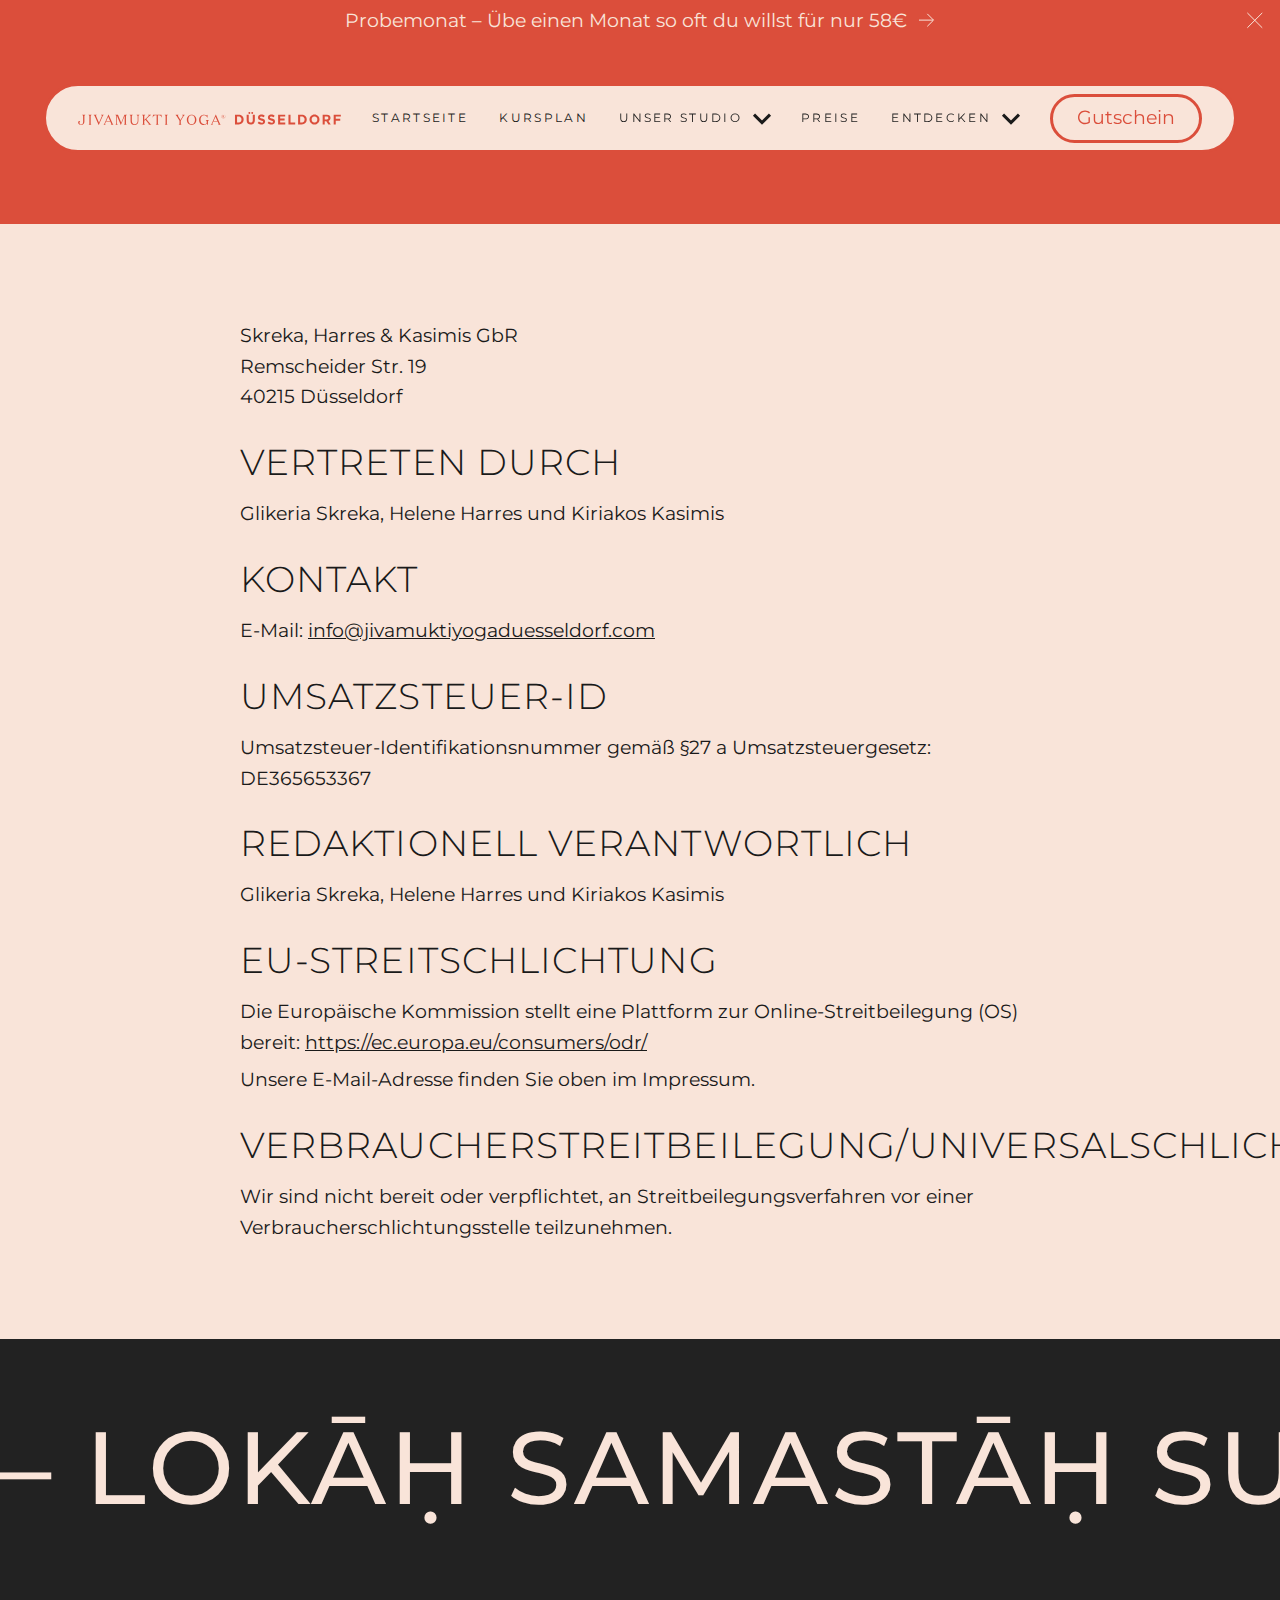
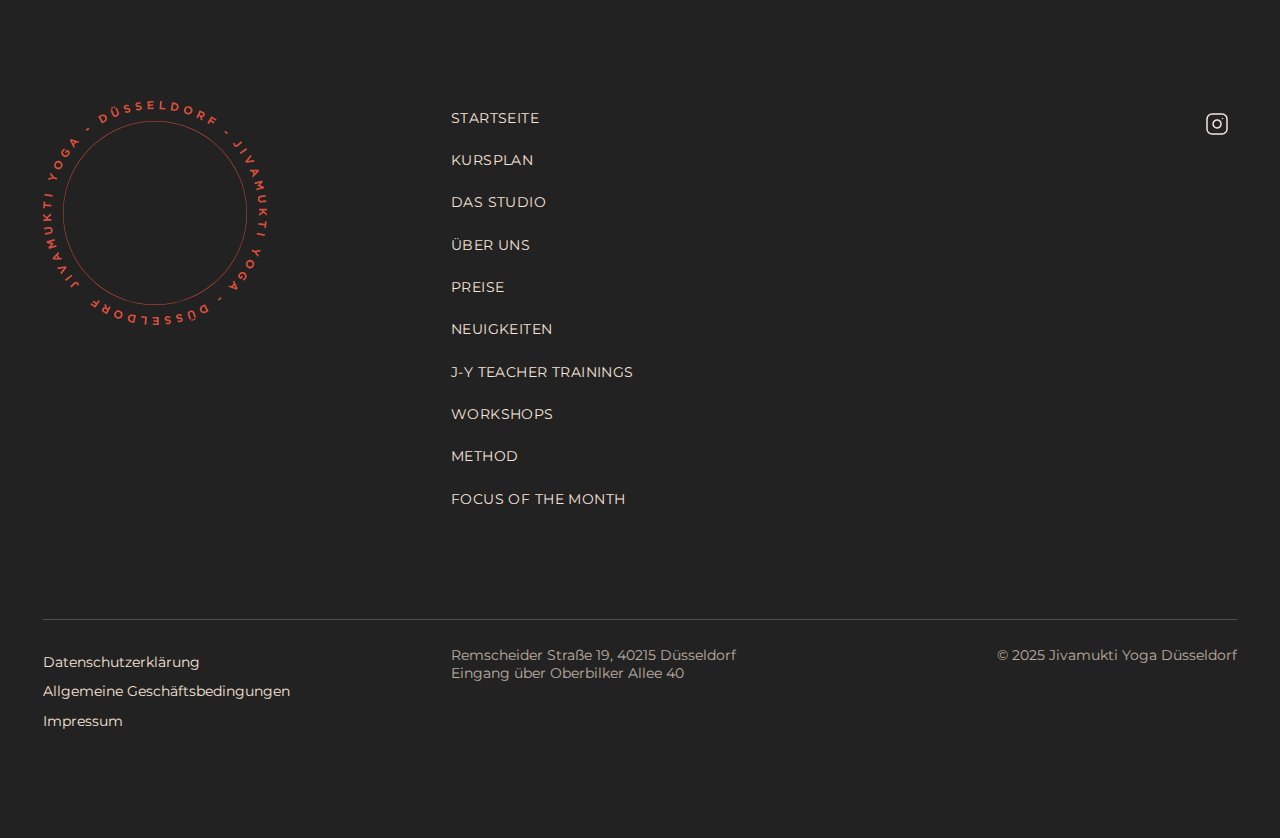
<file: legal/impressum.html>
<!DOCTYPE html>
<html lang="de">
<head>
  <meta charset="utf-8">
  <title>Impressum | Jivamukti Yoga Düsseldorf</title>
  <meta content="Impressum – Jivamukti Yoga Studio Düsseldorf." name="description">
  <meta content="width=device-width, initial-scale=1" name="viewport">
  <link rel="preconnect" href="https://fonts.googleapis.com">
  <link rel="preconnect" href="https://fonts.gstatic.com" crossorigin>
  <link href="https://fonts.googleapis.com/css2?family=Montserrat:ital,wght@0,100..900;1,100..900&display=swap" rel="stylesheet">
  <link href="../css/normalize.css" rel="stylesheet" type="text/css">
  <link href="../css/webflow.css" rel="stylesheet" type="text/css">
  <link href="../css/jivamukti-dusseldorf.webflow.css" rel="stylesheet" type="text/css">
  <link href="../css/jivamukti.css" rel="stylesheet" type="text/css">
  <link href="../assets/icons/favicon.png" rel="shortcut icon" type="image/x-icon">
  <script>!function(o,c){var n=c.documentElement,t=" w-mod-";n.className+=t+"js",("ontouchstart"in o||o.DocumentTouch&&c instanceof DocumentTouch)&&(n.className+=t+"touch")}(window,document);</script>
</head>
<body class="u-theme-light">
  <div class="page_wrap">

    <!-- ================================================================
         GLOBAL STYLES EMBED
         ================================================================ -->
    <div class="u-position-fixed">
      <div class="w-embed">
        <style>
::before, ::after { box-sizing: border-box; }
.w-embed:before, .w-embed:after,
.w-richtext:before, .w-richtext:after { content: unset; }
html { background-color: var(--_theme---background); }
button { background-color: unset; padding: unset; text-align: inherit; }
button:not(:disabled) { cursor: pointer; }
video { width: 100%; object-fit: cover; }
svg { max-width: 100%; }
@media (prefers-color-scheme: light) { option { color: black; } }
img::selection { background: transparent; }
body { font-smoothing: antialiased; -webkit-font-smoothing: antialiased; }
a:not([class]) { text-decoration: underline; }
p,blockquote,label { font-family: inherit; font-size: inherit; font-weight: inherit; line-height: inherit; letter-spacing: inherit; text-transform: inherit; text-wrap: inherit; margin-top: 0; margin-bottom: 0; }
select:has(option[value=""]:checked) { color: color-mix(in lab, currentcolor 60%, transparent) }
::selection { background-color: var(--_theme---selection--background); color: var(--_theme---selection--text); }
:is(.u-margin-trim,.w-richtext,.u-content-wrapper,[class*="u-container"],[class*="u-layout-column"]) > :not(:not(.w-condition-invisible,.u-cover-absolute,.u-ignore-trim) ~ :not(.w-condition-invisible,.u-cover-absolute,.u-ignore-trim)),
:is(.u-margin-trim,.w-richtext,.u-content-wrapper,[class*="u-container"],[class*="u-layout-column"]) > :not(:not(.w-condition-invisible,.u-cover-absolute,.u-ignore-trim) ~ :not(.w-condition-invisible,.u-cover-absolute,.u-ignore-trim)).u-display-contents > :first-child { margin-top: 0; }
:is(.u-margin-trim,.w-richtext,.u-content-wrapper,[class*="u-container"],[class*="u-layout-column"]) > :not(:has(~ :not(.w-condition-invisible,.u-cover-absolute,.u-ignore-trim))),
:is(.u-margin-trim,.w-richtext,.u-content-wrapper,[class*="u-container"],[class*="u-layout-column"]) > :not(:has(~ :not(.w-condition-invisible,.u-cover-absolute,.u-ignore-trim))).u-display-contents > :last-child { margin-bottom: 0; }
:not(.u-text-trim-off) > :is(h1,h2,h3,h4,h5,h6,p):not(.u-text-trim-off,:has([class*="u-text-style-"]))::before,
[class*="u-text-style-"]:not(.u-text-trim-off,:has(h1,h2,h3,h4,h5,h6,p))::before { content: ""; display: table; margin-bottom: calc(-0.5lh + var(--_text-style---trim-top)); }
:not(.u-text-trim-off) > :is(h1,h2,h3,h4,h5,h6,p):not(.u-text-trim-off,:has([class*="u-text-style-"]))::after,
[class*="u-text-style-"]:not(.u-text-trim-off,:has(h1,h2,h3,h4,h5,h6,p))::after { content: ""; display: table; margin-bottom: calc(-0.5lh + var(--_text-style---trim-bottom)); }
.w-richtext a { position: relative; z-index: 4; }
[class*="u-line-clamp"]:not(.w-richtext), [class*="u-line-clamp"].w-richtext > * { display: -webkit-box; -webkit-line-clamp: 1; -webkit-box-orient: vertical; overflow: hidden; }
[class*="u-line-clamp"].w-richtext > :not(:first-child) { display: none; }
.u-line-clamp-2:not(.w-richtext), .u-line-clamp-2.w-richtext > * { -webkit-line-clamp: 2; }
.u-line-clamp-3:not(.w-richtext), .u-line-clamp-3.w-richtext > * { -webkit-line-clamp: 3; }
.u-line-clamp-4:not(.w-richtext), .u-line-clamp-4.w-richtext > * { -webkit-line-clamp: 4; }
.u-heading > *, .u-text > * { width: 100%; max-width: inherit !important; margin-inline: 0 !important; margin-top: 0 !important; }
.u-background-slot > * { position: absolute; top: 0; left: 0; width: 100%; height: 100%; aspect-ratio: unset !important; }
.u-alignment-inherit > * { text-align: inherit; justify-content: inherit; align-items: inherit; }
.u-hide-if-empty:empty, .u-hide-if-empty:has(> *):not(:has(> :not(.w-condition-invisible))) { display: none !important; }
a, button, :where([tabindex]), input { outline-offset: var(--focus--offset-outer); }
a:focus-visible, button:focus-visible, [tabindex]:focus-visible, input:focus-visible { outline-color: var(--_theme---text); outline-width: var(--focus--width); outline-style: solid; }
[data-button]:has(button:disabled) { opacity: 0.5; pointer-events: none; }
.u-section:has(> .u-section-spacer) { padding-top: 0; padding-bottom: 0; }
        </style>
      </div>
    </div>

    <!-- ================================================================
         NAVIGATION (Lumos nav_component)
         ================================================================ -->
    <div data-wf--nav--nav-position="overlap" class="nav_component w-variant-dd866659-1d7d-6447-6461-66ca86ca367f">
      <!-- Nav Embedded CSS -->
      <div class="u-embed-css w-embed">
        <style>
:root {
  --nav--menu-open-duration: 400ms;
  --nav--menu-close-duration: 400ms;
}
body:has(.nav_component .w-nav-button.w--open):not(:has(.nav_desktop_wrap:not(.w-condition-invisible))) { overflow: hidden; }
@media (width < 65em) {
  body:has(.nav_component .w-nav-button.w--open) { overflow: hidden; }
}
@container (min-width: 65em) {
  .nav_desktop_wrap, .nav_dropdown_backdrop { display: block; }
  .nav_desktop_wrap:not(.w-condition-invisible) ~ .nav_mobile_wrap, .nav_desktop_wrap:not(.w-condition-invisible) ~ .nav_menu_backdrop { display: none; }
}
@keyframes menuOpen {
  from { clip-path: polygon(0 0, 100% 0, 100% 0, 0 0); }
  to { clip-path: polygon(0 0, 100% 0, 100% 100%, 0 100%); }
}
@keyframes menuClose {
  from { clip-path: polygon(0 0, 100% 0, 100% 100%, 0 100%); }
  to { clip-path: polygon(0 0, 100% 0, 100% 0, 0 0); }
}
.nav_component:has(.w-nav-button.w--open) .w-nav-menu {
  animation: menuOpen var(--nav--menu-open-duration) ease-in-out forwards;
}
.nav_component:has(.w-nav-button:not(.w--open)) .w-nav-menu {
  animation: menuClose var(--nav--menu-close-duration) ease-in-out forwards;
}
.nav_component .w-nav-overlay {
  top: 0;
  min-height: 100vh;
}
.nav_menu_backdrop {
  transition: opacity var(--nav--menu-close-duration);
}
.nav_component:has(.w-nav-button.w--open) .nav_menu_backdrop {
  opacity: 1;
}
html:has(.nav_banner_wrap:not(.w-condition-invisible)):not(.hide-nav-banner) {
  --nav--height-total: calc(var(--nav--banner-height) + var(--nav--height) + var(--nav--spacing-outer-vertical));
}
.hide-nav-banner .nav_banner_wrap {
  display: none;
}
/* Scroll-based banner hide */
.nav_banner_wrap {
  transition: transform 0.35s ease, opacity 0.35s ease;
}
.scroll-hide-banner:not(.hide-nav-banner) .nav_banner_wrap {
  transform: translateY(-100%);
  opacity: 0;
  pointer-events: none;
}
.scroll-hide-banner:not(.hide-nav-banner) {
  --nav--height-total: calc(var(--nav--height) + var(--nav--spacing-outer-vertical));
}
        </style>
      </div>

      <!-- Skip Link -->
      <a href="#main" class="nav_skip_wrap w-inline-block">
        <div class="nav_skip_text u-text-style-small">Zum Hauptinhalt springen</div>
      </a>

      <!-- Announcement Banner -->
      <div aria-label="Ankündigung" role="region" class="nav_banner_wrap u-theme-brand">
        <div class="nav_banner_contain">
          <a href="../prices.html" class="nav_banner_link w-inline-block">
            <div class="nav_banner_text u-line-clamp-1">Probemonat – Übe einen Monat so oft du willst für nur 58€</div>
            <svg xmlns="http://www.w3.org/2000/svg" width="100%" viewBox="0 0 27 24" fill="none" aria-hidden="true" class="nav_banner_svg"><path d="M0 12L24 12" stroke="currentColor" stroke-width="var(--nav--icon-thickness)" vector-effect="non-scaling-stroke"></path><path d="M14 1.5L24.5 12L14 22.5" stroke="currentColor" stroke-width="var(--nav--icon-thickness)" vector-effect="non-scaling-stroke"></path></svg>
          </a>
          <button role="button" class="nav_banner_close_wrap">
            <svg xmlns="http://www.w3.org/2000/svg" width="100%" viewBox="0 0 20 19" fill="none" aria-hidden="true" class="nav_banner_close_svg"><path d="M1.51471 1.01465L18.4853 17.9852" stroke="currentColor" stroke-width="var(--nav--icon-thickness)" vector-effect="non-scaling-stroke"></path><path d="M1.51471 17.9851L18.4853 1.01454" stroke="currentColor" stroke-width="var(--nav--icon-thickness)" vector-effect="non-scaling-stroke"></path></svg>
            <span class="nav_screen-reader-text">Ankündigung schließen</span>
          </button>
        </div>
      </div>

      <!-- Desktop Navigation -->
      <header class="nav_desktop_wrap">
        <div class="nav_desktop_contain">
          <div class="nav_desktop_layout">
            <a aria-label="Startseite" href="../index.html" class="nav_desktop_logo w-inline-block">
              <div class="u-max-width-full">
                <img src="../assets/images/Logos/Horizontal Logo - Tigerlily - Light.svg" alt="Jivamukti Yoga Düsseldorf" class="nav_logo_image">
              </div>
            </a>
            <nav aria-label="Hauptnavigation" data-wf--menu--variant="desktop" class="nav_links_component w-variant-23049969-09ac-2789-520b-3c6ae895bbc6">
              <ul role="list" class="nav_links_wrap w-variant-23049969-09ac-2789-520b-3c6ae895bbc6 w-list-unstyled">
                <li class="nav_links_item"><a href="../index.html" class="nav_links_link w-variant-23049969-09ac-2789-520b-3c6ae895bbc6 w-inline-block"><div class="nav_links_text">Startseite</div></a></li>
                <li class="nav_links_item"><a href="../schedule.html" class="nav_links_link w-variant-23049969-09ac-2789-520b-3c6ae895bbc6 w-inline-block"><div class="nav_links_text">Kursplan</div></a></li>
                <li class="nav_links_item">
                  <div data-delay="400" data-hover="true" class="nav_dropdown_component w-dropdown">
                    <div data-state="expanded" class="nav_links_link w-variant-23049969-09ac-2789-520b-3c6ae895bbc6 w-dropdown-toggle">
                      <div class="nav_links_text">Unser Studio</div>
                      <div class="nav_links_svg"><svg data-wf--icon-arrow--direction="bottom" viewbox="0 0 66 70" fill="none" width="100%" height="100%" aria-hidden="true" class="u-svg w-variant-caa8b8e9-e8ec-6eb3-4526-30f19f7326f5"><path d="M17 2L50 34.9999L17 68" class="u-path"></path></svg></div>
                    </div>
                    <nav class="nav_dropdown_main_wrap w-variant-23049969-09ac-2789-520b-3c6ae895bbc6 w-dropdown-list">
                      <div class="nav_dropdown_main_content">
                        <div data-lenis-prevent="" class="nav_dropdown_main_scroll w-variant-23049969-09ac-2789-520b-3c6ae895bbc6">
                          <ul role="list" class="nav_dropdown_list">
                            <li class="nav_dropdown_item"><a href="../studio.html" class="nav_dropdown_link w-variant-23049969-09ac-2789-520b-3c6ae895bbc6 w-inline-block"><div class="nav_dropdown_text">Das Studio</div></a></li>
                            <li class="nav_dropdown_item"><a href="../about.html" class="nav_dropdown_link w-variant-23049969-09ac-2789-520b-3c6ae895bbc6 w-inline-block"><div class="nav_dropdown_text">Über Uns</div></a></li>
                          </ul>
                        </div>
                      </div>
                    </nav>
                  </div>
                </li>
                <li class="nav_links_item"><a href="../prices.html" class="nav_links_link w-variant-23049969-09ac-2789-520b-3c6ae895bbc6 w-inline-block"><div class="nav_links_text">Preise</div></a></li>
                <li class="nav_links_item">
                  <div data-delay="400" data-hover="true" class="nav_dropdown_component w-dropdown">
                    <div data-state="expanded" class="nav_links_link w-variant-23049969-09ac-2789-520b-3c6ae895bbc6 w-dropdown-toggle">
                      <div class="nav_links_text">Entdecken</div>
                      <div class="nav_links_svg"><svg data-wf--icon-arrow--direction="bottom" viewbox="0 0 66 70" fill="none" width="100%" height="100%" aria-hidden="true" class="u-svg w-variant-caa8b8e9-e8ec-6eb3-4526-30f19f7326f5"><path d="M17 2L50 34.9999L17 68" class="u-path"></path></svg></div>
                    </div>
                    <nav class="nav_dropdown_main_wrap w-variant-23049969-09ac-2789-520b-3c6ae895bbc6 w-dropdown-list">
                      <div class="nav_dropdown_main_content">
                        <div data-lenis-prevent="" class="nav_dropdown_main_scroll w-variant-23049969-09ac-2789-520b-3c6ae895bbc6">
                          <ul role="list" class="nav_dropdown_list">
                            <li class="nav_dropdown_item"><a href="../news.html" class="nav_dropdown_link w-variant-23049969-09ac-2789-520b-3c6ae895bbc6 w-inline-block"><div class="nav_dropdown_text">Neuigkeiten</div></a></li>
                            <li class="nav_dropdown_item"><a href="../events.html" class="nav_dropdown_link w-variant-23049969-09ac-2789-520b-3c6ae895bbc6 w-inline-block"><div class="nav_dropdown_text">J-Y Teacher Trainings</div></a></li>
                            <li class="nav_dropdown_item"><a href="../workshops.html" class="nav_dropdown_link w-variant-23049969-09ac-2789-520b-3c6ae895bbc6 w-inline-block"><div class="nav_dropdown_text">Workshops</div></a></li>
                            <li class="nav_dropdown_item"><a href="../method.html" class="nav_dropdown_link w-variant-23049969-09ac-2789-520b-3c6ae895bbc6 w-inline-block"><div class="nav_dropdown_text">Method</div></a></li>
                            <li class="nav_dropdown_item"><a href="https://jivamuktiyoga.com/focus-of-the-month/" target="_blank" rel="noopener" class="nav_dropdown_link w-variant-23049969-09ac-2789-520b-3c6ae895bbc6 w-inline-block"><div class="nav_dropdown_text">Focus of the Month</div></a></li>
                          </ul>
                        </div>
                      </div>
                    </nav>
                  </div>
                </li>
              </ul>
              <ul role="list" class="nav_actions_wrap w-variant-23049969-09ac-2789-520b-3c6ae895bbc6 w-list-unstyled">
                <li class="nav_buttons_item is-main w-variant-23049969-09ac-2789-520b-3c6ae895bbc6">
                  <div data-wf--button-main--variant="secondary" class="button_main_wrap" data-button=" " data-trigger="hover focus">
                    <div class="clickable_wrap u-cover-absolute">
                      <a href="#gutschein" aria-label="Gutschein kaufen" class="clickable_link w-inline-block"></a>
                    </div>
                    <div class="button_main_element w-variant-e85564cd-af30-a478-692b-71732aefb3ab">
                      <div aria-hidden="true" class="button_main_text u-text-style-main">Gutschein</div>
                      <div class="button_main_icon u-hide-if-empty"></div>
                    </div>
                  </div>
                </li>
              </ul>
            </nav>
          </div>
        </div>
      </header>

      <!-- Mobile Navigation -->
      <div data-animation="default" data-collapse="all" data-duration="400" data-easing="ease" data-easing2="ease" role="banner" class="nav_mobile_wrap w-nav">
        <div class="nav_mobile_contain">
          <div class="nav_mobile_layout">
            <a aria-label="Startseite" href="../index.html" class="nav_mobile_logo w-inline-block">
              <div class="u-max-width-full">
                <img src="../assets/images/Logos/Horizontal Logo - Tigerlily - Light.svg" alt="Jivamukti Yoga Düsseldorf" class="nav_logo_image">
              </div>
            </a>
            <nav role="navigation" class="nav_mobile_menu_wrap w-nav-menu">
              <div data-lenis-prevent="" class="nav_mobile_menu_scroll">
                <nav aria-label="Hauptnavigation" data-wf--menu--variant="mobile" class="nav_links_component">
                  <ul role="list" class="nav_links_wrap w-list-unstyled">
                    <li class="nav_links_item"><a href="../index.html" class="nav_links_link w-inline-block"><div class="nav_links_text">Startseite</div></a></li>
                    <li class="nav_links_item"><a href="../schedule.html" class="nav_links_link w-inline-block"><div class="nav_links_text">Kursplan</div></a></li>
                    <li class="nav_links_item">
                      <div data-delay="400" data-hover="false" class="nav_dropdown_component w-dropdown">
                        <div data-state="expanded" class="nav_links_link w-dropdown-toggle">
                          <div class="nav_links_text">Unser Studio</div>
                          <div class="nav_links_svg"><svg data-wf--icon-arrow--direction="bottom" viewbox="0 0 66 70" fill="none" width="100%" height="100%" aria-hidden="true" class="u-svg w-variant-caa8b8e9-e8ec-6eb3-4526-30f19f7326f5"><path d="M17 2L50 34.9999L17 68" class="u-path"></path></svg></div>
                        </div>
                        <nav class="nav_dropdown_main_wrap w-dropdown-list">
                          <div class="nav_dropdown_main_content">
                            <div data-lenis-prevent="" class="nav_dropdown_main_scroll">
                              <ul role="list" class="nav_dropdown_list">
                                <li class="nav_dropdown_item"><a href="../studio.html" class="nav_dropdown_link w-inline-block"><div class="nav_dropdown_text">Das Studio</div></a></li>
                                <li class="nav_dropdown_item"><a href="../about.html" class="nav_dropdown_link w-inline-block"><div class="nav_dropdown_text">Über Uns</div></a></li>
                              </ul>
                            </div>
                          </div>
                        </nav>
                      </div>
                    </li>
                    <li class="nav_links_item"><a href="../prices.html" class="nav_links_link w-inline-block"><div class="nav_links_text">Preise</div></a></li>
                    <li class="nav_links_item">
                      <div data-delay="400" data-hover="false" class="nav_dropdown_component w-dropdown">
                        <div data-state="expanded" class="nav_links_link w-dropdown-toggle">
                          <div class="nav_links_text">Entdecken</div>
                          <div class="nav_links_svg"><svg data-wf--icon-arrow--direction="bottom" viewbox="0 0 66 70" fill="none" width="100%" height="100%" aria-hidden="true" class="u-svg w-variant-caa8b8e9-e8ec-6eb3-4526-30f19f7326f5"><path d="M17 2L50 34.9999L17 68" class="u-path"></path></svg></div>
                        </div>
                        <nav class="nav_dropdown_main_wrap w-dropdown-list">
                          <div class="nav_dropdown_main_content">
                            <div data-lenis-prevent="" class="nav_dropdown_main_scroll">
                              <ul role="list" class="nav_dropdown_list">
                                <li class="nav_dropdown_item"><a href="../news.html" class="nav_dropdown_link w-inline-block"><div class="nav_dropdown_text">Neuigkeiten</div></a></li>
                                <li class="nav_dropdown_item"><a href="../events.html" class="nav_dropdown_link w-inline-block"><div class="nav_dropdown_text">J-Y Teacher Trainings</div></a></li>
                                <li class="nav_dropdown_item"><a href="../workshops.html" class="nav_dropdown_link w-inline-block"><div class="nav_dropdown_text">Workshops</div></a></li>
                                <li class="nav_dropdown_item"><a href="../method.html" class="nav_dropdown_link w-inline-block"><div class="nav_dropdown_text">Method</div></a></li>
                                <li class="nav_dropdown_item"><a href="https://jivamuktiyoga.com/focus-of-the-month/" target="_blank" rel="noopener" class="nav_dropdown_link w-inline-block"><div class="nav_dropdown_text">Focus of the Month</div></a></li>
                              </ul>
                            </div>
                          </div>
                        </nav>
                      </div>
                    </li>
                  </ul>
                  <ul role="list" class="nav_actions_wrap w-list-unstyled">
                    <li class="nav_buttons_item is-main">
                      <div data-wf--button-main--variant="secondary" class="button_main_wrap" data-button=" " data-trigger="hover focus">
                        <div class="clickable_wrap u-cover-absolute">
                          <a href="#gutschein" aria-label="Gutschein kaufen" class="clickable_link w-inline-block"></a>
                        </div>
                        <div class="button_main_element w-variant-e85564cd-af30-a478-692b-71732aefb3ab">
                          <div aria-hidden="true" class="button_main_text u-text-style-main">Gutschein</div>
                          <div class="button_main_icon u-hide-if-empty"></div>
                        </div>
                      </div>
                    </li>
                  </ul>
                </nav>
              </div>
            </nav>
            <div data-state="open" class="nav_button_wrap w-nav-button">
              <div class="nav_button_layout">
                <div class="nav_button_line is-1"></div>
                <div class="nav_button_line is-2"></div>
              </div>
            </div>
          </div>
        </div>
      </div>

      <!-- Backdrops -->
      <div class="nav_dropdown_backdrop"></div>
      <div class="nav_menu_backdrop"></div>

      <!-- Nav Embedded JS -->
      <div class="u-embed-js w-embed w-script">
        <script>
if (sessionStorage.getItem("hide-nav-banner") === "true") {
  document.documentElement.classList.add("hide-nav-banner");
}
document.addEventListener("DOMContentLoaded", function () {
  document.querySelectorAll(".nav_banner_close_wrap").forEach((button) => {
    button.addEventListener("click", function () {
      sessionStorage.setItem("hide-nav-banner", "true");
      document.documentElement.classList.add("hide-nav-banner");
    });
  });
  document.querySelectorAll(".nav_skip_wrap").forEach(function (link) {
    const target = document.querySelector("main");
    if (!target) return;
    link.addEventListener("click", function () {
      target.setAttribute("tabindex", "-1");
      target.focus();
    });
  });

  // Banner: hide on scroll down, show when near top or hovering top zone
  var lastScrollY = 0;
  var scrollThreshold = 80;
  var hoverZoneHeight = 60;
  var html = document.documentElement;

  window.addEventListener("scroll", function () {
    var currentY = window.scrollY;
    if (currentY > scrollThreshold) {
      html.classList.add("scroll-hide-banner");
    } else {
      html.classList.remove("scroll-hide-banner");
    }
    lastScrollY = currentY;
  }, { passive: true });

  document.addEventListener("mousemove", function (e) {
    if (e.clientY <= hoverZoneHeight && window.scrollY > 0) {
      html.classList.remove("scroll-hide-banner");
    }
  }, { passive: true });

  document.addEventListener("mouseleave", function () {
    if (window.scrollY > scrollThreshold) {
      html.classList.add("scroll-hide-banner");
    }
  });
});
        </script>
      </div>
    </div>

    <!-- ================================================================
         MAIN CONTENT
         ================================================================ -->
    <main id="main" class="page_main">

      <!-- HERO SECTION -->
      <section data-wf--section--variant="brand" class="u-section w-variant-25bf08d9-3196-322b-5616-019ac7f0f4f7">
        <div data-wf--spacer--variant="main" class="u-section-spacer w-variant-60a7ad7d-02b0-6682-95a5-2218e6fd1490 u-ignore-trim"></div>
        <div class="u-container u-alignment-center">
          <div data-wf--layout--variant="stack-centered" class="u-layout-wrapper">
            <div class="u-layout">
              <div class="u-layout-column-1 w-variant-d69d5003-e9bc-b347-4e02-eb46976beb1c">
                <div data-wf--typography-heading--variant="h1" class="u-heading w-variant-3ddfa43e-ae30-e9ff-cb4b-5ea86a2b57a6 w-richtext">
                  <h1>Impressum</h1>
                </div>
              </div>
            </div>
          </div>
        </div>
        <div data-wf--spacer--variant="main" class="u-section-spacer w-variant-60a7ad7d-02b0-6682-95a5-2218e6fd1490 u-ignore-trim"></div>
      </section>

      <!-- CONTENT SECTION -->
      <section class="u-section">
        <div data-wf--spacer--variant="main" class="u-section-spacer w-variant-60a7ad7d-02b0-6682-95a5-2218e6fd1490 u-ignore-trim"></div>
        <div class="u-container">
          <div class="u-rich-text w-richtext" style="max-width: var(--max-width--small); margin-inline: auto;">
            <p>Skreka, Harres &amp; Kasimis GbR<br>Remscheider Str. 19<br>40215 Düsseldorf</p>
            <h3>Vertreten durch</h3>
            <p>Glikeria Skreka, Helene Harres und Kiriakos Kasimis</p>
            <h3>Kontakt</h3>
            <p>E-Mail: <a href="mailto:info@jivamuktiyogaduesseldorf.com">info@jivamuktiyogaduesseldorf.com</a></p>
            <h3>Umsatzsteuer-ID</h3>
            <p>Umsatzsteuer-Identifikationsnummer gemäß §27 a Umsatzsteuergesetz: DE365653367</p>
            <h3>Redaktionell verantwortlich</h3>
            <p>Glikeria Skreka, Helene Harres und Kiriakos Kasimis</p>
            <h3>EU-Streitschlichtung</h3>
            <p>Die Europäische Kommission stellt eine Plattform zur Online-Streitbeilegung (OS) bereit: <a href="https://ec.europa.eu/consumers/odr/" target="_blank" rel="noopener">https://ec.europa.eu/consumers/odr/</a></p>
            <p>Unsere E-Mail-Adresse finden Sie oben im Impressum.</p>
            <h3>Verbraucherstreitbeilegung/Universalschlichtungsstelle</h3>
            <p>Wir sind nicht bereit oder verpflichtet, an Streitbeilegungsverfahren vor einer Verbraucherschlichtungsstelle teilzunehmen.</p>
          </div>
        </div>
        <div data-wf--spacer--variant="main" class="u-section-spacer w-variant-60a7ad7d-02b0-6682-95a5-2218e6fd1490 u-ignore-trim"></div>
      </section>

      <!-- MARQUEE -->
      <section class="u-section marquee_section u-theme-dark">
        <div class="marquee_wrap">
          <div class="marquee_inner">
            <span class="marquee_text">– Lokāḥ Samastāḥ Sukhino Bhavantu </span>
            <span class="marquee_text">– Lokāḥ Samastāḥ Sukhino Bhavantu </span>
            <span class="marquee_text">– Lokāḥ Samastāḥ Sukhino Bhavantu </span>
            <span class="marquee_text">– Lokāḥ Samastāḥ Sukhino Bhavantu </span>
          </div>
        </div>
      </section>

      <!-- FOOTER -->
      <footer class="footer_wrap u-theme-dark">
        <div data-wf--spacer--variant="main" class="u-section-spacer w-variant-60a7ad7d-02b0-6682-95a5-2218e6fd1490 u-ignore-trim"></div>
        <div class="u-container">
          <div class="footer_layout">
            <!-- Column 1: Logo -->
            <div class="footer_col footer_logo_col">
              <a aria-label="Zur Startseite" href="../index.html" class="footer_logo_link w-inline-block">
                <img src="../assets/images/Logos/Circular Logo - Tigerlily - Light.svg" alt="Jivamukti Yoga Düsseldorf" class="footer_logo_image">
              </a>
            </div>
            <!-- Column 2: Nav links -->
            <div class="footer_col footer_nav_col">
              <nav aria-label="Footer Navigation">
                <ul role="list" class="footer_nav_list w-list-unstyled">
                  <li><a href="../index.html" class="footer_nav_link">Startseite</a></li>
                  <li><a href="../schedule.html" class="footer_nav_link">Kursplan</a></li>
                  <li><a href="../studio.html" class="footer_nav_link">Das Studio</a></li>
                  <li><a href="../about.html" class="footer_nav_link">Über Uns</a></li>
                  <li><a href="../prices.html" class="footer_nav_link">Preise</a></li>
                  <li><a href="../news.html" class="footer_nav_link">Neuigkeiten</a></li>
                  <li><a href="../events.html" class="footer_nav_link">J-Y Teacher Trainings</a></li>
                  <li><a href="../workshops.html" class="footer_nav_link">Workshops</a></li>
                  <li><a href="../method.html" class="footer_nav_link">Method</a></li>
                  <li><a href="https://jivamuktiyoga.com/focus-of-the-month/" target="_blank" rel="noopener" class="footer_nav_link">Focus of the Month</a></li>
                </ul>
              </nav>
            </div>
            <!-- Column 3: Social -->
            <div class="footer_col footer_social_col">
              <a href="https://www.instagram.com/jivamukti_duesseldorf/" target="_blank" rel="noopener" aria-label="Instagram" class="footer_social_link">
                <svg xmlns="http://www.w3.org/2000/svg" width="30" height="30" viewBox="0 0 24 24" fill="none" stroke="currentColor" stroke-width="1.5" stroke-linecap="round" stroke-linejoin="round"><rect x="2" y="2" width="20" height="20" rx="5" ry="5"></rect><path d="M16 11.37A4 4 0 1 1 12.63 8 4 4 0 0 1 16 11.37z"></path><line x1="17.5" y1="6.5" x2="17.51" y2="6.5"></line></svg>
              </a>
            </div>
          </div>

          <!-- Legal Row -->
          <div class="footer_legal_layout">
            <div class="footer_legal_col">
              <a href="data-security.html" class="footer_legal_link">Datenschutzerklärung</a>
              <a href="terms-and-conditions.html" class="footer_legal_link">Allgemeine Geschäftsbedingungen</a>
              <a href="impressum.html" class="footer_legal_link">Impressum</a>
            </div>
            <div class="footer_legal_col footer_address_col">
              <p class="footer_address_text">Remscheider Straße 19, 40215 Düsseldorf</p>
              <p class="footer_address_text">Eingang über Oberbilker Allee 40</p>
            </div>
            <div class="footer_legal_col footer_copyright_col">
              <p class="footer_copyright_text">&copy; 2025 Jivamukti Yoga Düsseldorf</p>
            </div>
          </div>
        </div>
        <div data-wf--spacer--variant="main" class="u-section-spacer w-variant-60a7ad7d-02b0-6682-95a5-2218e6fd1490 u-ignore-trim"></div>
      </footer>

    </main>
  </div>

  <!-- Scripts -->
  <script src="https://d3e54v103j8qbb.cloudfront.net/js/jquery-3.5.1.min.dc5e7f18c8.js" integrity="sha256-9/aliU8dGd2tb6OSsuzixeV4y/faTqgFtohetphbbj0=" crossorigin="anonymous"></script>
  <script src="../js/webflow.js"></script>
  <script src="../js/main.js"></script>
</body>
</html>
</file>
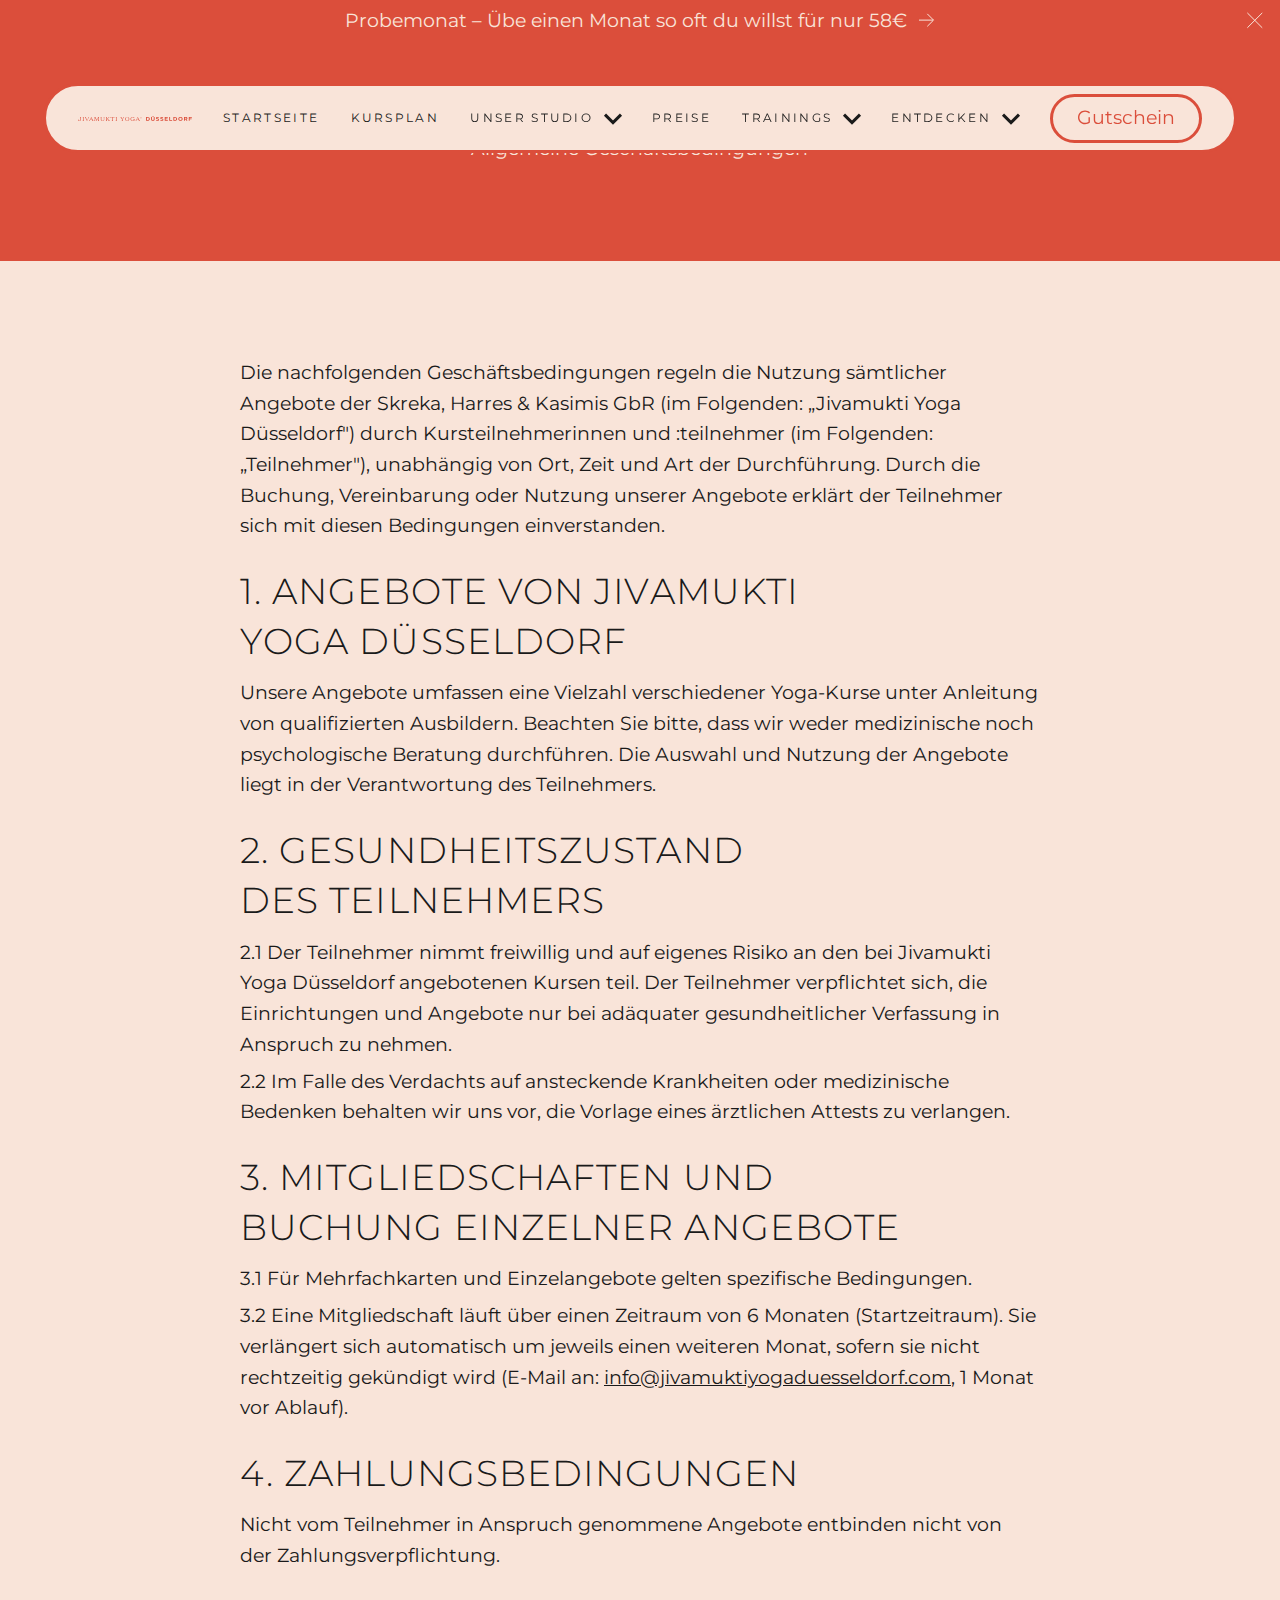
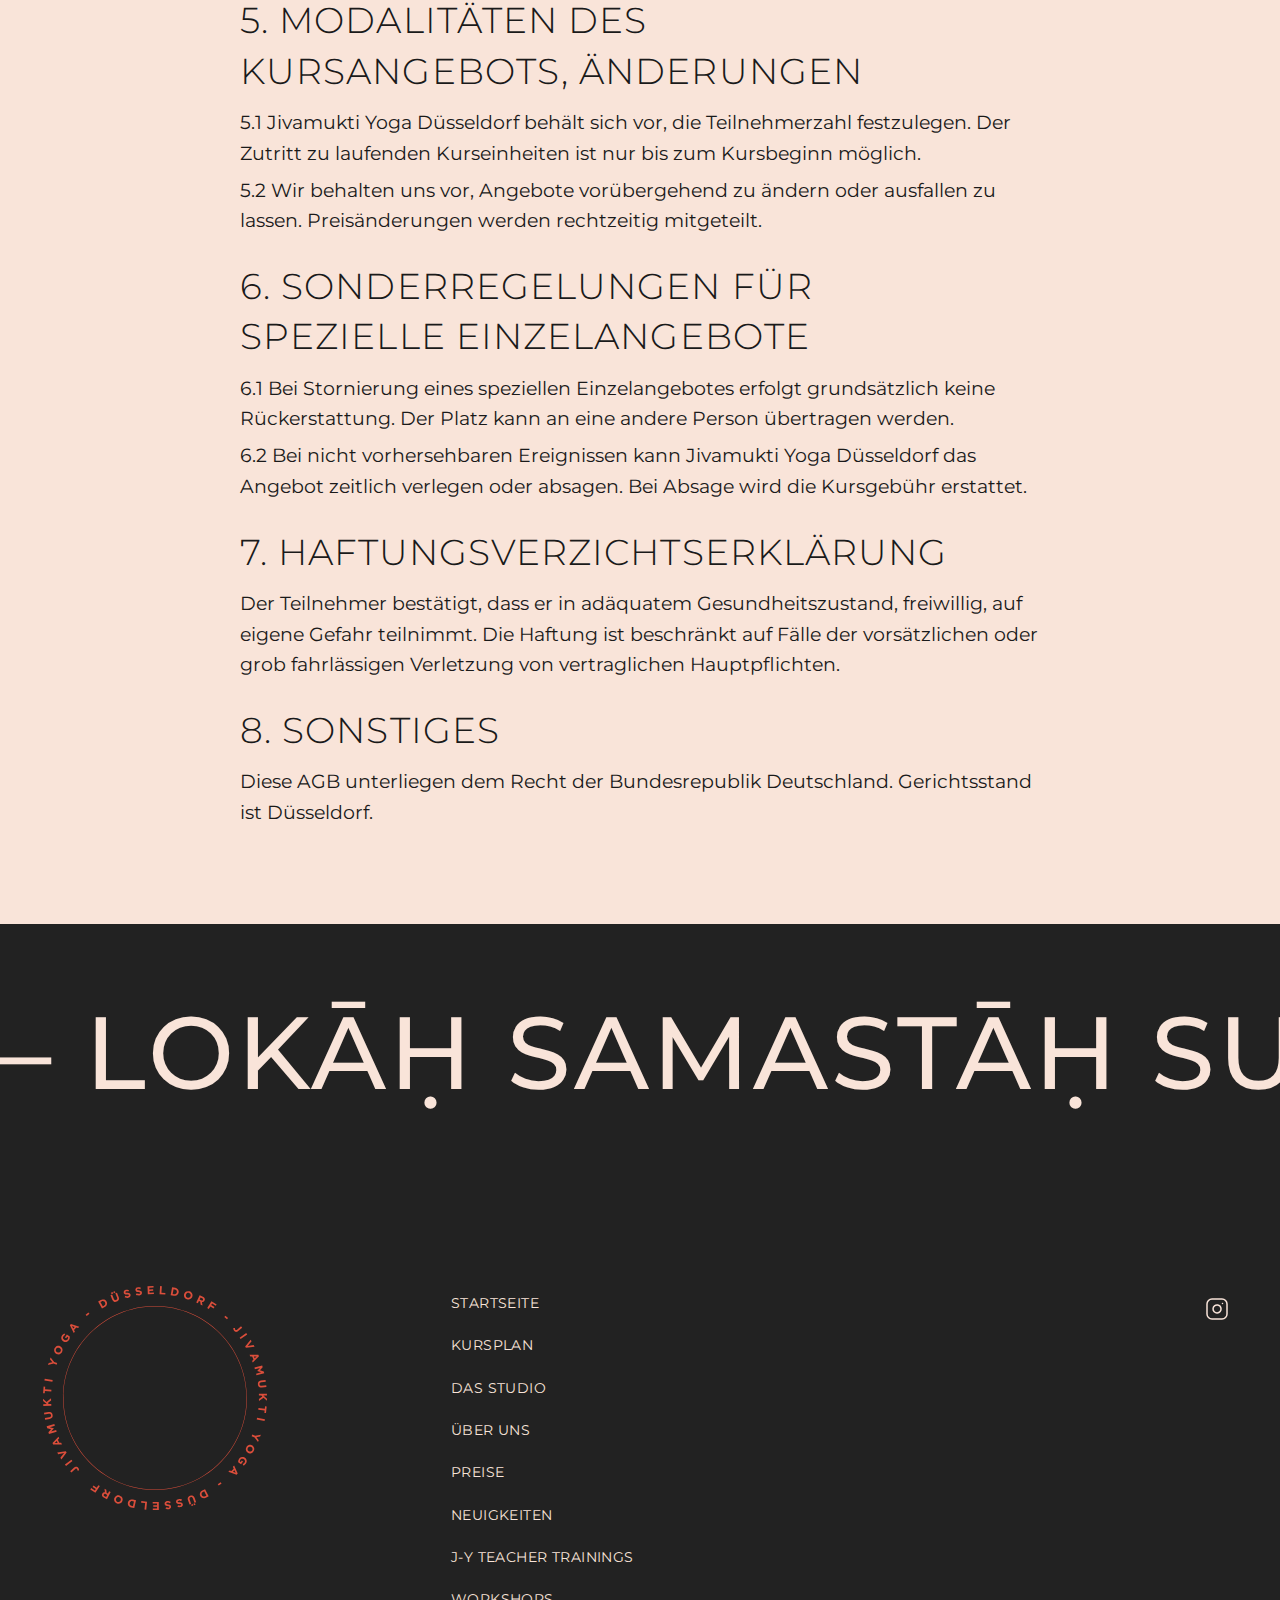
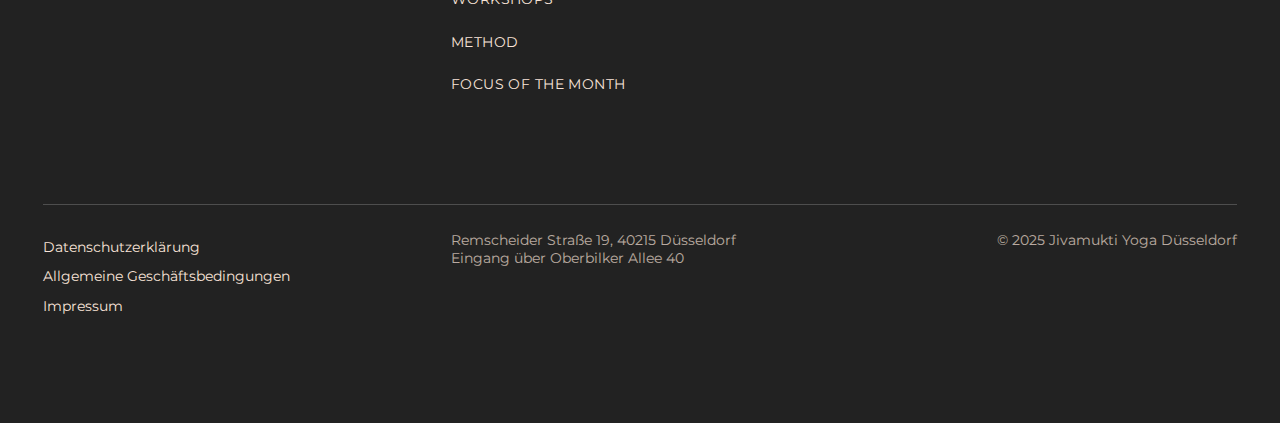
<file: legal/terms-and-conditions.html>
<!DOCTYPE html>
<html lang="de">
<head>
  <meta charset="utf-8">
  <title>AGB | Jivamukti Yoga Düsseldorf</title>
  <meta content="Allgemeine Geschäftsbedingungen – Jivamukti Yoga Studio Düsseldorf." name="description">
  <meta content="width=device-width, initial-scale=1" name="viewport">
  <link rel="preconnect" href="https://fonts.googleapis.com">
  <link rel="preconnect" href="https://fonts.gstatic.com" crossorigin>
  <link href="https://fonts.googleapis.com/css2?family=Montserrat:ital,wght@0,100..900;1,100..900&display=swap" rel="stylesheet">
  <link href="../css/normalize.css" rel="stylesheet" type="text/css">
  <link href="../css/webflow.css" rel="stylesheet" type="text/css">
  <link href="../css/jivamukti-dusseldorf.webflow.css" rel="stylesheet" type="text/css">
  <link href="../css/jivamukti.css" rel="stylesheet" type="text/css">
  <link href="../assets/icons/favicon.png" rel="shortcut icon" type="image/x-icon">
  <script>!function(o,c){var n=c.documentElement,t=" w-mod-";n.className+=t+"js",("ontouchstart"in o||o.DocumentTouch&&c instanceof DocumentTouch)&&(n.className+=t+"touch")}(window,document);</script>
</head>
<body class="u-theme-light">
  <div class="page_wrap">

    <!-- ================================================================
         GLOBAL STYLES EMBED
         ================================================================ -->
    <div class="u-position-fixed">
      <div class="w-embed">
        <style>
::before, ::after { box-sizing: border-box; }
.w-embed:before, .w-embed:after,
.w-richtext:before, .w-richtext:after { content: unset; }
html { background-color: var(--_theme---background); }
button { background-color: unset; padding: unset; text-align: inherit; }
button:not(:disabled) { cursor: pointer; }
video { width: 100%; object-fit: cover; }
svg { max-width: 100%; }
@media (prefers-color-scheme: light) { option { color: black; } }
img::selection { background: transparent; }
body { font-smoothing: antialiased; -webkit-font-smoothing: antialiased; }
a:not([class]) { text-decoration: underline; }
p,blockquote,label { font-family: inherit; font-size: inherit; font-weight: inherit; line-height: inherit; letter-spacing: inherit; text-transform: inherit; text-wrap: inherit; margin-top: 0; margin-bottom: 0; }
select:has(option[value=""]:checked) { color: color-mix(in lab, currentcolor 60%, transparent) }
::selection { background-color: var(--_theme---selection--background); color: var(--_theme---selection--text); }
:is(.u-margin-trim,.w-richtext,.u-content-wrapper,[class*="u-container"],[class*="u-layout-column"]) > :not(:not(.w-condition-invisible,.u-cover-absolute,.u-ignore-trim) ~ :not(.w-condition-invisible,.u-cover-absolute,.u-ignore-trim)),
:is(.u-margin-trim,.w-richtext,.u-content-wrapper,[class*="u-container"],[class*="u-layout-column"]) > :not(:not(.w-condition-invisible,.u-cover-absolute,.u-ignore-trim) ~ :not(.w-condition-invisible,.u-cover-absolute,.u-ignore-trim)).u-display-contents > :first-child { margin-top: 0; }
:is(.u-margin-trim,.w-richtext,.u-content-wrapper,[class*="u-container"],[class*="u-layout-column"]) > :not(:has(~ :not(.w-condition-invisible,.u-cover-absolute,.u-ignore-trim))),
:is(.u-margin-trim,.w-richtext,.u-content-wrapper,[class*="u-container"],[class*="u-layout-column"]) > :not(:has(~ :not(.w-condition-invisible,.u-cover-absolute,.u-ignore-trim))).u-display-contents > :last-child { margin-bottom: 0; }
:not(.u-text-trim-off) > :is(h1,h2,h3,h4,h5,h6,p):not(.u-text-trim-off,:has([class*="u-text-style-"]))::before,
[class*="u-text-style-"]:not(.u-text-trim-off,:has(h1,h2,h3,h4,h5,h6,p))::before { content: ""; display: table; margin-bottom: calc(-0.5lh + var(--_text-style---trim-top)); }
:not(.u-text-trim-off) > :is(h1,h2,h3,h4,h5,h6,p):not(.u-text-trim-off,:has([class*="u-text-style-"]))::after,
[class*="u-text-style-"]:not(.u-text-trim-off,:has(h1,h2,h3,h4,h5,h6,p))::after { content: ""; display: table; margin-bottom: calc(-0.5lh + var(--_text-style---trim-bottom)); }
.w-richtext a { position: relative; z-index: 4; }
[class*="u-line-clamp"]:not(.w-richtext), [class*="u-line-clamp"].w-richtext > * { display: -webkit-box; -webkit-line-clamp: 1; -webkit-box-orient: vertical; overflow: hidden; }
[class*="u-line-clamp"].w-richtext > :not(:first-child) { display: none; }
.u-line-clamp-2:not(.w-richtext), .u-line-clamp-2.w-richtext > * { -webkit-line-clamp: 2; }
.u-line-clamp-3:not(.w-richtext), .u-line-clamp-3.w-richtext > * { -webkit-line-clamp: 3; }
.u-line-clamp-4:not(.w-richtext), .u-line-clamp-4.w-richtext > * { -webkit-line-clamp: 4; }
.u-heading > *, .u-text > * { width: 100%; max-width: inherit !important; margin-inline: 0 !important; margin-top: 0 !important; }
.u-background-slot > * { position: absolute; top: 0; left: 0; width: 100%; height: 100%; aspect-ratio: unset !important; }
.u-alignment-inherit > * { text-align: inherit; justify-content: inherit; align-items: inherit; }
.u-hide-if-empty:empty, .u-hide-if-empty:has(> *):not(:has(> :not(.w-condition-invisible))) { display: none !important; }
a, button, :where([tabindex]), input { outline-offset: var(--focus--offset-outer); }
a:focus-visible, button:focus-visible, [tabindex]:focus-visible, input:focus-visible { outline-color: var(--_theme---text); outline-width: var(--focus--width); outline-style: solid; }
[data-button]:has(button:disabled) { opacity: 0.5; pointer-events: none; }
.u-section:has(> .u-section-spacer) { padding-top: 0; padding-bottom: 0; }
        </style>
      </div>
    </div>

    <!-- ================================================================
         NAVIGATION (Lumos nav_component)
         ================================================================ -->
    <div data-wf--nav--nav-position="overlap" class="nav_component w-variant-dd866659-1d7d-6447-6461-66ca86ca367f">
      <!-- Nav Embedded CSS -->
      <div class="u-embed-css w-embed">
        <style>
:root {
  --nav--menu-open-duration: 400ms;
  --nav--menu-close-duration: 400ms;
}
body:has(.nav_component .w-nav-button.w--open):not(:has(.nav_desktop_wrap:not(.w-condition-invisible))) { overflow: hidden; }
@media (width < 65em) {
  body:has(.nav_component .w-nav-button.w--open) { overflow: hidden; }
}
@container (min-width: 65em) {
  .nav_desktop_wrap, .nav_dropdown_backdrop { display: block; }
  .nav_desktop_wrap:not(.w-condition-invisible) ~ .nav_mobile_wrap, .nav_desktop_wrap:not(.w-condition-invisible) ~ .nav_menu_backdrop { display: none; }
}
@keyframes menuOpen {
  from { clip-path: polygon(0 0, 100% 0, 100% 0, 0 0); }
  to { clip-path: polygon(0 0, 100% 0, 100% 100%, 0 100%); }
}
@keyframes menuClose {
  from { clip-path: polygon(0 0, 100% 0, 100% 100%, 0 100%); }
  to { clip-path: polygon(0 0, 100% 0, 100% 0, 0 0); }
}
.nav_component:has(.w-nav-button.w--open) .w-nav-menu {
  animation: menuOpen var(--nav--menu-open-duration) ease-in-out forwards;
}
.nav_component:has(.w-nav-button:not(.w--open)) .w-nav-menu {
  animation: menuClose var(--nav--menu-close-duration) ease-in-out forwards;
}
.nav_component .w-nav-overlay {
  top: 0;
  min-height: 100vh;
}
.nav_menu_backdrop {
  transition: opacity var(--nav--menu-close-duration);
}
.nav_component:has(.w-nav-button.w--open) .nav_menu_backdrop {
  opacity: 1;
}
html:has(.nav_banner_wrap:not(.w-condition-invisible)):not(.hide-nav-banner) {
  --nav--height-total: calc(var(--nav--banner-height) + var(--nav--height) + var(--nav--spacing-outer-vertical));
}
.hide-nav-banner .nav_banner_wrap {
  display: none;
}
.nav_banner_wrap {
  transition: transform 0.35s ease, opacity 0.35s ease;
}
.scroll-hide-banner:not(.hide-nav-banner) .nav_banner_wrap {
  transform: translateY(-100%);
  opacity: 0;
  pointer-events: none;
}
.scroll-hide-banner:not(.hide-nav-banner) {
  --nav--height-total: calc(var(--nav--height) + var(--nav--spacing-outer-vertical));
}
        </style>
      </div>

      <!-- Skip Link -->
      <a href="#main" class="nav_skip_wrap w-inline-block">
        <div class="nav_skip_text u-text-style-small">Zum Hauptinhalt springen</div>
      </a>

      <!-- Announcement Banner -->
      <div aria-label="Ankündigung" role="region" class="nav_banner_wrap u-theme-brand">
        <div class="nav_banner_contain">
          <a href="../prices.html" class="nav_banner_link w-inline-block">
            <div class="nav_banner_text u-line-clamp-1">Probemonat – Übe einen Monat so oft du willst für nur 58€</div>
            <svg xmlns="http://www.w3.org/2000/svg" width="100%" viewBox="0 0 27 24" fill="none" aria-hidden="true" class="nav_banner_svg"><path d="M0 12L24 12" stroke="currentColor" stroke-width="var(--nav--icon-thickness)" vector-effect="non-scaling-stroke"></path><path d="M14 1.5L24.5 12L14 22.5" stroke="currentColor" stroke-width="var(--nav--icon-thickness)" vector-effect="non-scaling-stroke"></path></svg>
          </a>
          <button role="button" class="nav_banner_close_wrap">
            <svg xmlns="http://www.w3.org/2000/svg" width="100%" viewBox="0 0 20 19" fill="none" aria-hidden="true" class="nav_banner_close_svg"><path d="M1.51471 1.01465L18.4853 17.9852" stroke="currentColor" stroke-width="var(--nav--icon-thickness)" vector-effect="non-scaling-stroke"></path><path d="M1.51471 17.9851L18.4853 1.01454" stroke="currentColor" stroke-width="var(--nav--icon-thickness)" vector-effect="non-scaling-stroke"></path></svg>
            <span class="nav_screen-reader-text">Ankündigung schließen</span>
          </button>
        </div>
      </div>

      <!-- Desktop Navigation -->
      <header class="nav_desktop_wrap">
        <div class="nav_desktop_contain">
          <div class="nav_desktop_layout">
            <a aria-label="Startseite" href="../index.html" class="nav_desktop_logo w-inline-block">
              <div class="u-max-width-full">
                <img src="../assets/images/Logos/Horizontal Logo - Tigerlily - Light.svg" alt="Jivamukti Yoga Düsseldorf" class="nav_logo_image">
              </div>
            </a>
            <nav aria-label="Hauptnavigation" data-wf--menu--variant="desktop" class="nav_links_component w-variant-23049969-09ac-2789-520b-3c6ae895bbc6">
              <ul role="list" class="nav_links_wrap w-variant-23049969-09ac-2789-520b-3c6ae895bbc6 w-list-unstyled">
                <li class="nav_links_item"><a href="../index.html" class="nav_links_link w-variant-23049969-09ac-2789-520b-3c6ae895bbc6 w-inline-block"><div class="nav_links_text">Startseite</div></a></li>
                <li class="nav_links_item"><a href="../schedule.html" class="nav_links_link w-variant-23049969-09ac-2789-520b-3c6ae895bbc6 w-inline-block"><div class="nav_links_text">Kursplan</div></a></li>
                <li class="nav_links_item">
                  <div data-delay="400" data-hover="true" class="nav_dropdown_component w-dropdown">
                    <div data-state="expanded" class="nav_links_link w-variant-23049969-09ac-2789-520b-3c6ae895bbc6 w-dropdown-toggle">
                      <div class="nav_links_text">Unser Studio</div>
                      <div class="nav_links_svg"><svg data-wf--icon-arrow--direction="bottom" viewbox="0 0 66 70" fill="none" width="100%" height="100%" aria-hidden="true" class="u-svg w-variant-caa8b8e9-e8ec-6eb3-4526-30f19f7326f5"><path d="M17 2L50 34.9999L17 68" class="u-path"></path></svg></div>
                    </div>
                    <nav class="nav_dropdown_main_wrap w-variant-23049969-09ac-2789-520b-3c6ae895bbc6 w-dropdown-list">
                      <div class="nav_dropdown_main_content">
                        <div data-lenis-prevent="" class="nav_dropdown_main_scroll w-variant-23049969-09ac-2789-520b-3c6ae895bbc6">
                          <ul role="list" class="nav_dropdown_list">
                            <li class="nav_dropdown_item"><a href="../studio.html" class="nav_dropdown_link w-variant-23049969-09ac-2789-520b-3c6ae895bbc6 w-inline-block"><div class="nav_dropdown_text">Das Studio</div></a></li>
                            <li class="nav_dropdown_item"><a href="../about.html" class="nav_dropdown_link w-variant-23049969-09ac-2789-520b-3c6ae895bbc6 w-inline-block"><div class="nav_dropdown_text">Über Uns</div></a></li>
                          </ul>
                        </div>
                      </div>
                    </nav>
                  </div>
                </li>
                <li class="nav_links_item"><a href="../prices.html" class="nav_links_link w-variant-23049969-09ac-2789-520b-3c6ae895bbc6 w-inline-block"><div class="nav_links_text">Preise</div></a></li>
                                <li class="nav_links_item">
                  <div data-delay="400" data-hover="true" class="nav_dropdown_component w-dropdown">
                    <div data-state="expanded" class="nav_links_link w-variant-23049969-09ac-2789-520b-3c6ae895bbc6 w-dropdown-toggle">
                      <div class="nav_links_text">Trainings</div>
                      <div class="nav_links_svg"><svg data-wf--icon-arrow--direction="bottom" viewbox="0 0 66 70" fill="none" width="100%" height="100%" aria-hidden="true" class="u-svg w-variant-caa8b8e9-e8ec-6eb3-4526-30f19f7326f5"><path d="M17 2L50 34.9999L17 68" class="u-path"></path></svg></div>
                    </div>
                    <nav class="nav_dropdown_main_wrap w-variant-23049969-09ac-2789-520b-3c6ae895bbc6 w-dropdown-list">
                      <div class="nav_dropdown_main_content">
                        <div data-lenis-prevent="" class="nav_dropdown_main_scroll w-variant-23049969-09ac-2789-520b-3c6ae895bbc6">
                          <ul role="list" class="nav_dropdown_list">
                            <li class="nav_dropdown_item"><a href="../events.html" class="nav_dropdown_link w-variant-23049969-09ac-2789-520b-3c6ae895bbc6 w-inline-block"><div class="nav_dropdown_text">J-Y Teacher Trainings</div></a></li>
                            <li class="nav_dropdown_item"><a href="../workshops.html" class="nav_dropdown_link w-variant-23049969-09ac-2789-520b-3c6ae895bbc6 w-inline-block"><div class="nav_dropdown_text">Workshops</div></a></li>
                          </ul>
                        </div>
                      </div>
                    </nav>
                  </div>
                </li>
                <li class="nav_links_item">
                  <div data-delay="400" data-hover="true" class="nav_dropdown_component w-dropdown">
                    <div data-state="expanded" class="nav_links_link w-variant-23049969-09ac-2789-520b-3c6ae895bbc6 w-dropdown-toggle">
                      <div class="nav_links_text">Entdecken</div>
                      <div class="nav_links_svg"><svg data-wf--icon-arrow--direction="bottom" viewbox="0 0 66 70" fill="none" width="100%" height="100%" aria-hidden="true" class="u-svg w-variant-caa8b8e9-e8ec-6eb3-4526-30f19f7326f5"><path d="M17 2L50 34.9999L17 68" class="u-path"></path></svg></div>
                    </div>
                    <nav class="nav_dropdown_main_wrap w-variant-23049969-09ac-2789-520b-3c6ae895bbc6 w-dropdown-list">
                      <div class="nav_dropdown_main_content">
                        <div data-lenis-prevent="" class="nav_dropdown_main_scroll w-variant-23049969-09ac-2789-520b-3c6ae895bbc6">
                          <ul role="list" class="nav_dropdown_list">
                            <li class="nav_dropdown_item"><a href="../news.html" class="nav_dropdown_link w-variant-23049969-09ac-2789-520b-3c6ae895bbc6 w-inline-block"><div class="nav_dropdown_text">Neuigkeiten</div></a></li>
                            <li class="nav_dropdown_item"><a href="../method.html" class="nav_dropdown_link w-variant-23049969-09ac-2789-520b-3c6ae895bbc6 w-inline-block"><div class="nav_dropdown_text">Method</div></a></li>
                            <li class="nav_dropdown_item"><a href="https://jivamuktiyoga.com/focus-of-the-month/" target="_blank" rel="noopener" class="nav_dropdown_link w-variant-23049969-09ac-2789-520b-3c6ae895bbc6 w-inline-block"><div class="nav_dropdown_text">Focus of the Month</div></a></li>
                          </ul>
                        </div>
                      </div>
                    </nav>
                  </div>
                </li>
              </ul>
              <ul role="list" class="nav_actions_wrap w-variant-23049969-09ac-2789-520b-3c6ae895bbc6 w-list-unstyled">
                <li class="nav_buttons_item is-main w-variant-23049969-09ac-2789-520b-3c6ae895bbc6">
                  <div data-wf--button-main--variant="secondary" class="button_main_wrap" data-button=" " data-trigger="hover focus">
                    <div class="clickable_wrap u-cover-absolute">
                      <a href="#gutschein" aria-label="Gutschein kaufen" class="clickable_link w-inline-block"></a>
                    </div>
                    <div class="button_main_element w-variant-e85564cd-af30-a478-692b-71732aefb3ab">
                      <div aria-hidden="true" class="button_main_text u-text-style-main">Gutschein</div>
                      <div class="button_main_icon u-hide-if-empty"></div>
                    </div>
                  </div>
                </li>
              </ul>
            </nav>
          </div>
        </div>
      </header>

      <!-- Mobile Navigation -->
      <div data-animation="default" data-collapse="all" data-duration="400" data-easing="ease" data-easing2="ease" role="banner" class="nav_mobile_wrap w-nav">
        <div class="nav_mobile_contain">
          <div class="nav_mobile_layout">
            <a aria-label="Startseite" href="../index.html" class="nav_mobile_logo w-inline-block">
              <div class="u-max-width-full">
                <img src="../assets/images/Logos/Horizontal Logo - Tigerlily - Light.svg" alt="Jivamukti Yoga Düsseldorf" class="nav_logo_image">
              </div>
            </a>
            <nav role="navigation" class="nav_mobile_menu_wrap w-nav-menu">
              <div data-lenis-prevent="" class="nav_mobile_menu_scroll">
                <nav aria-label="Hauptnavigation" data-wf--menu--variant="mobile" class="nav_links_component">
                  <ul role="list" class="nav_links_wrap w-list-unstyled">
                    <li class="nav_links_item"><a href="../index.html" class="nav_links_link w-inline-block"><div class="nav_links_text">Startseite</div></a></li>
                    <li class="nav_links_item"><a href="../schedule.html" class="nav_links_link w-inline-block"><div class="nav_links_text">Kursplan</div></a></li>
                    <li class="nav_links_item">
                      <div data-delay="400" data-hover="false" class="nav_dropdown_component w-dropdown">
                        <div data-state="expanded" class="nav_links_link w-dropdown-toggle">
                          <div class="nav_links_text">Unser Studio</div>
                          <div class="nav_links_svg"><svg data-wf--icon-arrow--direction="bottom" viewbox="0 0 66 70" fill="none" width="100%" height="100%" aria-hidden="true" class="u-svg w-variant-caa8b8e9-e8ec-6eb3-4526-30f19f7326f5"><path d="M17 2L50 34.9999L17 68" class="u-path"></path></svg></div>
                        </div>
                        <nav class="nav_dropdown_main_wrap w-dropdown-list">
                          <div class="nav_dropdown_main_content">
                            <div data-lenis-prevent="" class="nav_dropdown_main_scroll">
                              <ul role="list" class="nav_dropdown_list">
                                <li class="nav_dropdown_item"><a href="../studio.html" class="nav_dropdown_link w-inline-block"><div class="nav_dropdown_text">Das Studio</div></a></li>
                                <li class="nav_dropdown_item"><a href="../about.html" class="nav_dropdown_link w-inline-block"><div class="nav_dropdown_text">Über Uns</div></a></li>
                              </ul>
                            </div>
                          </div>
                        </nav>
                      </div>
                    </li>
                    <li class="nav_links_item"><a href="../prices.html" class="nav_links_link w-inline-block"><div class="nav_links_text">Preise</div></a></li>
                                        <li class="nav_links_item">
                      <div data-delay="400" data-hover="false" class="nav_dropdown_component w-dropdown">
                        <div data-state="expanded" class="nav_links_link w-dropdown-toggle">
                          <div class="nav_links_text">Trainings</div>
                          <div class="nav_links_svg"><svg data-wf--icon-arrow--direction="bottom" viewbox="0 0 66 70" fill="none" width="100%" height="100%" aria-hidden="true" class="u-svg w-variant-caa8b8e9-e8ec-6eb3-4526-30f19f7326f5"><path d="M17 2L50 34.9999L17 68" class="u-path"></path></svg></div>
                        </div>
                        <nav class="nav_dropdown_main_wrap w-dropdown-list">
                          <div class="nav_dropdown_main_content">
                            <div data-lenis-prevent="" class="nav_dropdown_main_scroll">
                              <ul role="list" class="nav_dropdown_list">
                                <li class="nav_dropdown_item"><a href="../events.html" class="nav_dropdown_link w-inline-block"><div class="nav_dropdown_text">J-Y Teacher Trainings</div></a></li>
                                <li class="nav_dropdown_item"><a href="../workshops.html" class="nav_dropdown_link w-inline-block"><div class="nav_dropdown_text">Workshops</div></a></li>
                              </ul>
                            </div>
                          </div>
                        </nav>
                      </div>
                    </li>
                    <li class="nav_links_item">
                      <div data-delay="400" data-hover="false" class="nav_dropdown_component w-dropdown">
                        <div data-state="expanded" class="nav_links_link w-dropdown-toggle">
                          <div class="nav_links_text">Entdecken</div>
                          <div class="nav_links_svg"><svg data-wf--icon-arrow--direction="bottom" viewbox="0 0 66 70" fill="none" width="100%" height="100%" aria-hidden="true" class="u-svg w-variant-caa8b8e9-e8ec-6eb3-4526-30f19f7326f5"><path d="M17 2L50 34.9999L17 68" class="u-path"></path></svg></div>
                        </div>
                        <nav class="nav_dropdown_main_wrap w-dropdown-list">
                          <div class="nav_dropdown_main_content">
                            <div data-lenis-prevent="" class="nav_dropdown_main_scroll">
                              <ul role="list" class="nav_dropdown_list">
                                <li class="nav_dropdown_item"><a href="../news.html" class="nav_dropdown_link w-inline-block"><div class="nav_dropdown_text">Neuigkeiten</div></a></li>
                                <li class="nav_dropdown_item"><a href="../method.html" class="nav_dropdown_link w-inline-block"><div class="nav_dropdown_text">Method</div></a></li>
                                <li class="nav_dropdown_item"><a href="https://jivamuktiyoga.com/focus-of-the-month/" target="_blank" rel="noopener" class="nav_dropdown_link w-inline-block"><div class="nav_dropdown_text">Focus of the Month</div></a></li>
                              </ul>
                            </div>
                          </div>
                        </nav>
                      </div>
                    </li>
                  </ul>
                  <ul role="list" class="nav_actions_wrap w-list-unstyled">
                    <li class="nav_buttons_item is-main">
                      <div data-wf--button-main--variant="secondary" class="button_main_wrap" data-button=" " data-trigger="hover focus">
                        <div class="clickable_wrap u-cover-absolute">
                          <a href="#gutschein" aria-label="Gutschein kaufen" class="clickable_link w-inline-block"></a>
                        </div>
                        <div class="button_main_element w-variant-e85564cd-af30-a478-692b-71732aefb3ab">
                          <div aria-hidden="true" class="button_main_text u-text-style-main">Gutschein</div>
                          <div class="button_main_icon u-hide-if-empty"></div>
                        </div>
                      </div>
                    </li>
                  </ul>
                </nav>
              </div>
            </nav>
            <div data-state="open" class="nav_button_wrap w-nav-button">
              <div class="nav_button_layout">
                <div class="nav_button_line is-1"></div>
                <div class="nav_button_line is-2"></div>
              </div>
            </div>
          </div>
        </div>
      </div>

      <!-- Backdrops -->
      <div class="nav_dropdown_backdrop"></div>
      <div class="nav_menu_backdrop"></div>

      <!-- Nav Embedded JS -->
      <div class="u-embed-js w-embed w-script">
        <script>
if (sessionStorage.getItem("hide-nav-banner") === "true") {
  document.documentElement.classList.add("hide-nav-banner");
}
document.addEventListener("DOMContentLoaded", function () {
  document.querySelectorAll(".nav_banner_close_wrap").forEach((button) => {
    button.addEventListener("click", function () {
      sessionStorage.setItem("hide-nav-banner", "true");
      document.documentElement.classList.add("hide-nav-banner");
    });
  });
  document.querySelectorAll(".nav_skip_wrap").forEach(function (link) {
    const target = document.querySelector("main");
    if (!target) return;
    link.addEventListener("click", function () {
      target.setAttribute("tabindex", "-1");
      target.focus();
    });
  });

  var lastScrollY = 0;
  var scrollThreshold = 80;
  var hoverZoneHeight = 60;
  var html = document.documentElement;

  window.addEventListener("scroll", function () {
    var currentY = window.scrollY;
    if (currentY > scrollThreshold) {
      html.classList.add("scroll-hide-banner");
    } else {
      html.classList.remove("scroll-hide-banner");
    }
    lastScrollY = currentY;
  }, { passive: true });

  document.addEventListener("mousemove", function (e) {
    if (e.clientY <= hoverZoneHeight && window.scrollY > 0) {
      html.classList.remove("scroll-hide-banner");
    }
  }, { passive: true });

  document.addEventListener("mouseleave", function () {
    if (window.scrollY > scrollThreshold) {
      html.classList.add("scroll-hide-banner");
    }
  });
});
        </script>
      </div>
    </div>

    <!-- ================================================================
         MAIN CONTENT
         ================================================================ -->
    <main id="main" class="page_main">

      <!-- HERO SECTION -->
      <section data-wf--section--variant="brand" class="u-section w-variant-25bf08d9-3196-322b-5616-019ac7f0f4f7">
        <div data-wf--spacer--variant="main" class="u-section-spacer w-variant-60a7ad7d-02b0-6682-95a5-2218e6fd1490 u-ignore-trim"></div>
        <div class="u-container u-alignment-center">
          <div data-wf--layout--variant="stack-centered" class="u-layout-wrapper">
            <div class="u-layout">
              <div class="u-layout-column-1 w-variant-d69d5003-e9bc-b347-4e02-eb46976beb1c">
                <div data-wf--typography-heading--variant="h1" class="u-heading w-variant-3ddfa43e-ae30-e9ff-cb4b-5ea86a2b57a6 w-richtext">
                  <h1>AGB</h1>
                </div>
                <div data-number="60" data-wf--typography-paragraph--variant="inherit" class="u-text u-rich-text w-richtext">
                  <p>Allgemeine Geschäftsbedingungen</p>
                </div>
              </div>
            </div>
          </div>
        </div>
        <div data-wf--spacer--variant="main" class="u-section-spacer w-variant-60a7ad7d-02b0-6682-95a5-2218e6fd1490 u-ignore-trim"></div>
      </section>

      <!-- CONTENT SECTION -->
      <section class="u-section">
        <div data-wf--spacer--variant="main" class="u-section-spacer w-variant-60a7ad7d-02b0-6682-95a5-2218e6fd1490 u-ignore-trim"></div>
        <div class="u-container">
          <div class="u-rich-text w-richtext" style="max-width: var(--max-width--small); margin-inline: auto;">
            <p>Die nachfolgenden Geschäftsbedingungen regeln die Nutzung sämtlicher Angebote der Skreka, Harres &amp; Kasimis GbR (im Folgenden: „Jivamukti Yoga Düsseldorf") durch Kursteilnehmerinnen und :teilnehmer (im Folgenden: „Teilnehmer"), unabhängig von Ort, Zeit und Art der Durchführung. Durch die Buchung, Vereinbarung oder Nutzung unserer Angebote erklärt der Teilnehmer sich mit diesen Bedingungen einverstanden.</p>

            <h3>1. Angebote von Jivamukti Yoga Düsseldorf</h3>
            <p>Unsere Angebote umfassen eine Vielzahl verschiedener Yoga-Kurse unter Anleitung von qualifizierten Ausbildern. Beachten Sie bitte, dass wir weder medizinische noch psychologische Beratung durchführen. Die Auswahl und Nutzung der Angebote liegt in der Verantwortung des Teilnehmers.</p>

            <h3>2. Gesundheitszustand des Teilnehmers</h3>
            <p>2.1 Der Teilnehmer nimmt freiwillig und auf eigenes Risiko an den bei Jivamukti Yoga Düsseldorf angebotenen Kursen teil. Der Teilnehmer verpflichtet sich, die Einrichtungen und Angebote nur bei adäquater gesundheitlicher Verfassung in Anspruch zu nehmen.</p>
            <p>2.2 Im Falle des Verdachts auf ansteckende Krankheiten oder medizinische Bedenken behalten wir uns vor, die Vorlage eines ärztlichen Attests zu verlangen.</p>

            <h3>3. Mitgliedschaften und Buchung einzelner Angebote</h3>
            <p>3.1 Für Mehrfachkarten und Einzelangebote gelten spezifische Bedingungen.</p>
            <p>3.2 Eine Mitgliedschaft läuft über einen Zeitraum von 6 Monaten (Startzeitraum). Sie verlängert sich automatisch um jeweils einen weiteren Monat, sofern sie nicht rechtzeitig gekündigt wird (E-Mail an: <a href="mailto:info@jivamuktiyogaduesseldorf.com">info@jivamuktiyogaduesseldorf.com</a>, 1 Monat vor Ablauf).</p>

            <h3>4. Zahlungsbedingungen</h3>
            <p>Nicht vom Teilnehmer in Anspruch genommene Angebote entbinden nicht von der Zahlungsverpflichtung.</p>

            <h3>5. Modalitäten des Kursangebots, Änderungen</h3>
            <p>5.1 Jivamukti Yoga Düsseldorf behält sich vor, die Teilnehmerzahl festzulegen. Der Zutritt zu laufenden Kurseinheiten ist nur bis zum Kursbeginn möglich.</p>
            <p>5.2 Wir behalten uns vor, Angebote vorübergehend zu ändern oder ausfallen zu lassen. Preisänderungen werden rechtzeitig mitgeteilt.</p>

            <h3>6. Sonderregelungen für spezielle Einzelangebote</h3>
            <p>6.1 Bei Stornierung eines speziellen Einzelangebotes erfolgt grundsätzlich keine Rückerstattung. Der Platz kann an eine andere Person übertragen werden.</p>
            <p>6.2 Bei nicht vorhersehbaren Ereignissen kann Jivamukti Yoga Düsseldorf das Angebot zeitlich verlegen oder absagen. Bei Absage wird die Kursgebühr erstattet.</p>

            <h3>7. Haftungsverzichtserklärung</h3>
            <p>Der Teilnehmer bestätigt, dass er in adäquatem Gesundheitszustand, freiwillig, auf eigene Gefahr teilnimmt. Die Haftung ist beschränkt auf Fälle der vorsätzlichen oder grob fahrlässigen Verletzung von vertraglichen Hauptpflichten.</p>

            <h3>8. Sonstiges</h3>
            <p>Diese AGB unterliegen dem Recht der Bundesrepublik Deutschland. Gerichtsstand ist Düsseldorf.</p>
          </div>
        </div>
        <div data-wf--spacer--variant="main" class="u-section-spacer w-variant-60a7ad7d-02b0-6682-95a5-2218e6fd1490 u-ignore-trim"></div>
      </section>

      <!-- MARQUEE -->
      <section class="u-section marquee_section u-theme-dark">
        <div class="marquee_wrap">
          <div class="marquee_inner">
            <span class="marquee_text">– Lokāḥ Samastāḥ Sukhino Bhavantu </span>
            <span class="marquee_text">– Lokāḥ Samastāḥ Sukhino Bhavantu </span>
            <span class="marquee_text">– Lokāḥ Samastāḥ Sukhino Bhavantu </span>
            <span class="marquee_text">– Lokāḥ Samastāḥ Sukhino Bhavantu </span>
          </div>
        </div>
      </section>

      <!-- FOOTER -->
      <footer class="footer_wrap u-theme-dark">
        <div data-wf--spacer--variant="main" class="u-section-spacer w-variant-60a7ad7d-02b0-6682-95a5-2218e6fd1490 u-ignore-trim"></div>
        <div class="u-container">
          <div class="footer_layout">
            <div class="footer_col footer_logo_col">
              <a aria-label="Zur Startseite" href="../index.html" class="footer_logo_link w-inline-block">
                <img src="../assets/images/Logos/Circular Logo - Tigerlily - Light.svg" alt="Jivamukti Yoga Düsseldorf" class="footer_logo_image">
              </a>
            </div>
            <div class="footer_col footer_nav_col">
              <nav aria-label="Footer Navigation">
                <ul role="list" class="footer_nav_list w-list-unstyled">
                  <li><a href="../index.html" class="footer_nav_link">Startseite</a></li>
                  <li><a href="../schedule.html" class="footer_nav_link">Kursplan</a></li>
                  <li><a href="../studio.html" class="footer_nav_link">Das Studio</a></li>
                  <li><a href="../about.html" class="footer_nav_link">Über Uns</a></li>
                  <li><a href="../prices.html" class="footer_nav_link">Preise</a></li>
                  <li><a href="../news.html" class="footer_nav_link">Neuigkeiten</a></li>
                  <li><a href="../events.html" class="footer_nav_link">J-Y Teacher Trainings</a></li>
                  <li><a href="../workshops.html" class="footer_nav_link">Workshops</a></li>
                  <li><a href="../method.html" class="footer_nav_link">Method</a></li>
                  <li><a href="https://jivamuktiyoga.com/focus-of-the-month/" target="_blank" rel="noopener" class="footer_nav_link">Focus of the Month</a></li>
                </ul>
              </nav>
            </div>
            <div class="footer_col footer_social_col">
              <a href="https://www.instagram.com/jivamukti_duesseldorf/" target="_blank" rel="noopener" aria-label="Instagram" class="footer_social_link">
                <svg xmlns="http://www.w3.org/2000/svg" width="30" height="30" viewBox="0 0 24 24" fill="none" stroke="currentColor" stroke-width="1.5" stroke-linecap="round" stroke-linejoin="round"><rect x="2" y="2" width="20" height="20" rx="5" ry="5"></rect><path d="M16 11.37A4 4 0 1 1 12.63 8 4 4 0 0 1 16 11.37z"></path><line x1="17.5" y1="6.5" x2="17.51" y2="6.5"></line></svg>
              </a>
            </div>
          </div>

          <div class="footer_legal_layout">
            <div class="footer_legal_col">
              <a href="data-security.html" class="footer_legal_link">Datenschutzerklärung</a>
              <a href="terms-and-conditions.html" class="footer_legal_link">Allgemeine Geschäftsbedingungen</a>
              <a href="impressum.html" class="footer_legal_link">Impressum</a>
            </div>
            <div class="footer_legal_col footer_address_col">
              <p class="footer_address_text">Remscheider Straße 19, 40215 Düsseldorf</p>
              <p class="footer_address_text">Eingang über Oberbilker Allee 40</p>
            </div>
            <div class="footer_legal_col footer_copyright_col">
              <p class="footer_copyright_text">&copy; 2025 Jivamukti Yoga Düsseldorf</p>
            </div>
          </div>
        </div>
        <div data-wf--spacer--variant="main" class="u-section-spacer w-variant-60a7ad7d-02b0-6682-95a5-2218e6fd1490 u-ignore-trim"></div>
      </footer>

    </main>
  </div>

  <!-- Scripts -->
  <script src="https://d3e54v103j8qbb.cloudfront.net/js/jquery-3.5.1.min.dc5e7f18c8.js" integrity="sha256-9/aliU8dGd2tb6OSsuzixeV4y/faTqgFtohetphbbj0=" crossorigin="anonymous"></script>
  <script src="../js/webflow.js"></script>
  <script src="../js/main.js"></script>
</body>
</html>
</file>
<file: css/webflow.css>
@font-face {
  font-family: 'webflow-icons';
  src: url("[data-uri]") format('truetype');
  font-weight: normal;
  font-style: normal;
}
[class^="w-icon-"],
[class*=" w-icon-"] {
  /* use !important to prevent issues with browser extensions that change fonts */
  font-family: 'webflow-icons' !important;
  speak: none;
  font-style: normal;
  font-weight: normal;
  font-variant: normal;
  text-transform: none;
  line-height: 1;
  /* Better Font Rendering =========== */
  -webkit-font-smoothing: antialiased;
  -moz-osx-font-smoothing: grayscale;
}
.w-icon-slider-right:before {
  content: "\e600";
}
.w-icon-slider-left:before {
  content: "\e601";
}
.w-icon-nav-menu:before {
  content: "\e602";
}
.w-icon-arrow-down:before,
.w-icon-dropdown-toggle:before {
  content: "\e603";
}
.w-icon-file-upload-remove:before {
  content: "\e900";
}
.w-icon-file-upload-icon:before {
  content: "\e903";
}
* {
  -webkit-box-sizing: border-box;
  -moz-box-sizing: border-box;
  box-sizing: border-box;
}
html {
  height: 100%;
}
body {
  margin: 0;
  min-height: 100%;
  background-color: #fff;
  font-family: Arial, sans-serif;
  font-size: 14px;
  line-height: 20px;
  color: #333;
}
img {
  max-width: 100%;
  vertical-align: middle;
  display: inline-block;
}
html.w-mod-touch * {
  background-attachment: scroll !important;
}
.w-block {
  display: block;
}
.w-inline-block {
  max-width: 100%;
  display: inline-block;
}
.w-clearfix:before,
.w-clearfix:after {
  content: " ";
  display: table;
  grid-column-start: 1;
  grid-row-start: 1;
  grid-column-end: 2;
  grid-row-end: 2;
}
.w-clearfix:after {
  clear: both;
}
.w-hidden {
  display: none;
}
.w-button {
  display: inline-block;
  padding: 9px 15px;
  background-color: #3898EC;
  color: white;
  border: 0;
  line-height: inherit;
  text-decoration: none;
  cursor: pointer;
  border-radius: 0;
}
input.w-button {
  -webkit-appearance: button;
}
html[data-w-dynpage] [data-w-cloak] {
  color: transparent !important;
}
.w-code-block {
  margin: unset;
}
pre.w-code-block code {
  all: inherit;
}
.w-optimization {
  display: contents;
}
.w-webflow-badge,
.w-webflow-badge > img {
  box-sizing: unset;
  width: unset;
  height: unset;
  max-height: unset;
  max-width: unset;
  min-height: unset;
  min-width: unset;
  margin: unset;
  padding: unset;
  float: unset;
  clear: unset;
  border: unset;
  border-radius: unset;
  background: unset;
  background-image: unset;
  background-position: unset;
  background-size: unset;
  background-repeat: unset;
  background-origin: unset;
  background-clip: unset;
  background-attachment: unset;
  background-color: unset;
  box-shadow: unset;
  transform: unset;
  transition: unset;
  direction: unset;
  font-family: unset;
  font-weight: unset;
  color: unset;
  font-size: unset;
  line-height: unset;
  font-style: unset;
  font-variant: unset;
  text-align: unset;
  letter-spacing: unset;
  text-decoration: unset;
  text-indent: unset;
  text-transform: unset;
  list-style-type: unset;
  text-shadow: unset;
  vertical-align: unset;
  cursor: unset;
  white-space: unset;
  word-break: unset;
  word-spacing: unset;
  word-wrap: unset;
}
.w-webflow-badge {
  position: fixed !important;
  display: inline-block !important;
  visibility: visible !important;
  opacity: 1 !important;
  z-index: 2147483647 !important;
  top: auto !important;
  right: 12px !important;
  bottom: 12px !important;
  left: auto !important;
  color: #aaadb0 !important;
  background-color: #fff !important;
  border-radius: 3px !important;
  padding: 6px !important;
  font-size: 12px !important;
  line-height: 14px !important;
  text-decoration: none !important;
  transform: none !important;
  margin: 0 !important;
  width: auto !important;
  height: auto !important;
  overflow: unset !important;
  white-space: nowrap;
  box-shadow: 0 0 0 1px rgba(0, 0, 0, 0.1), 0px 1px 3px rgba(0, 0, 0, 0.1);
  cursor: pointer;
}
.w-webflow-badge > img {
  position: unset;
  display: inline-block !important;
  visibility: unset !important;
  opacity: 1 !important;
  vertical-align: middle !important;
}
h1,
h2,
h3,
h4,
h5,
h6 {
  font-weight: bold;
  margin-bottom: 10px;
}
h1 {
  font-size: 38px;
  line-height: 44px;
  margin-top: 20px;
}
h2 {
  font-size: 32px;
  line-height: 36px;
  margin-top: 20px;
}
h3 {
  font-size: 24px;
  line-height: 30px;
  margin-top: 20px;
}
h4 {
  font-size: 18px;
  line-height: 24px;
  margin-top: 10px;
}
h5 {
  font-size: 14px;
  line-height: 20px;
  margin-top: 10px;
}
h6 {
  font-size: 12px;
  line-height: 18px;
  margin-top: 10px;
}
p {
  margin-top: 0;
  margin-bottom: 10px;
}
blockquote {
  margin: 0 0 10px 0;
  padding: 10px 20px;
  border-left: 5px solid #E2E2E2;
  font-size: 18px;
  line-height: 22px;
}
figure {
  margin: 0;
  margin-bottom: 10px;
}
figcaption {
  margin-top: 5px;
  text-align: center;
}
ul,
ol {
  margin-top: 0px;
  margin-bottom: 10px;
  padding-left: 40px;
}
.w-list-unstyled {
  padding-left: 0;
  list-style: none;
}
.w-embed:before,
.w-embed:after {
  content: " ";
  display: table;
  grid-column-start: 1;
  grid-row-start: 1;
  grid-column-end: 2;
  grid-row-end: 2;
}
.w-embed:after {
  clear: both;
}
.w-video {
  width: 100%;
  position: relative;
  padding: 0;
}
.w-video iframe,
.w-video object,
.w-video embed {
  position: absolute;
  top: 0;
  left: 0;
  width: 100%;
  height: 100%;
  border: none;
}
fieldset {
  padding: 0;
  margin: 0;
  border: 0;
}
button,
[type='button'],
[type='reset'] {
  border: 0;
  cursor: pointer;
  -webkit-appearance: button;
}
.w-form {
  margin: 0 0 15px;
}
.w-form-done {
  display: none;
  padding: 20px;
  text-align: center;
  background-color: #dddddd;
}
.w-form-fail {
  display: none;
  margin-top: 10px;
  padding: 10px;
  background-color: #ffdede;
}
label {
  display: block;
  margin-bottom: 5px;
  font-weight: bold;
}
.w-input,
.w-select {
  display: block;
  width: 100%;
  height: 38px;
  padding: 8px 12px;
  margin-bottom: 10px;
  font-size: 14px;
  line-height: 1.42857143;
  color: #333333;
  vertical-align: middle;
  background-color: #ffffff;
  border: 1px solid #cccccc;
}
.w-input::placeholder,
.w-select::placeholder {
  color: #999;
}
.w-input:focus,
.w-select:focus {
  border-color: #3898EC;
  outline: 0;
}
.w-input[disabled],
.w-select[disabled],
.w-input[readonly],
.w-select[readonly],
fieldset[disabled] .w-input,
fieldset[disabled] .w-select {
  cursor: not-allowed;
}
.w-input[disabled]:not(.w-input-disabled),
.w-select[disabled]:not(.w-input-disabled),
.w-input[readonly],
.w-select[readonly],
fieldset[disabled]:not(.w-input-disabled) .w-input,
fieldset[disabled]:not(.w-input-disabled) .w-select {
  background-color: #eeeeee;
}
textarea.w-input,
textarea.w-select {
  height: auto;
}
.w-select {
  background-color: #f3f3f3;
}
.w-select[multiple] {
  height: auto;
}
.w-form-label {
  display: inline-block;
  cursor: pointer;
  font-weight: normal;
  margin-bottom: 0px;
}
.w-radio {
  display: block;
  margin-bottom: 5px;
  padding-left: 20px;
}
.w-radio:before,
.w-radio:after {
  content: " ";
  display: table;
  grid-column-start: 1;
  grid-row-start: 1;
  grid-column-end: 2;
  grid-row-end: 2;
}
.w-radio:after {
  clear: both;
}
.w-radio-input {
  margin: 4px 0 0;
  line-height: normal;
  float: left;
  margin-left: -20px;
}
.w-radio-input {
  margin-top: 3px;
}
.w-file-upload {
  display: block;
  margin-bottom: 10px;
}
.w-file-upload-input {
  width: 0.1px;
  height: 0.1px;
  opacity: 0;
  overflow: hidden;
  position: absolute;
  z-index: -100;
}
.w-file-upload-default,
.w-file-upload-uploading,
.w-file-upload-success {
  display: inline-block;
  color: #333333;
}
.w-file-upload-error {
  display: block;
  margin-top: 10px;
}
.w-file-upload-default.w-hidden,
.w-file-upload-uploading.w-hidden,
.w-file-upload-error.w-hidden,
.w-file-upload-success.w-hidden {
  display: none;
}
.w-file-upload-uploading-btn {
  display: flex;
  font-size: 14px;
  font-weight: normal;
  cursor: pointer;
  margin: 0;
  padding: 8px 12px;
  border: 1px solid #cccccc;
  background-color: #fafafa;
}
.w-file-upload-file {
  display: flex;
  flex-grow: 1;
  justify-content: space-between;
  margin: 0;
  padding: 8px 9px 8px 11px;
  border: 1px solid #cccccc;
  background-color: #fafafa;
}
.w-file-upload-file-name {
  font-size: 14px;
  font-weight: normal;
  display: block;
}
.w-file-remove-link {
  margin-top: 3px;
  margin-left: 10px;
  width: auto;
  height: auto;
  padding: 3px;
  display: block;
  cursor: pointer;
}
.w-icon-file-upload-remove {
  margin: auto;
  font-size: 10px;
}
.w-file-upload-error-msg {
  display: inline-block;
  color: #ea384c;
  padding: 2px 0;
}
.w-file-upload-info {
  display: inline-block;
  line-height: 38px;
  padding: 0 12px;
}
.w-file-upload-label {
  display: inline-block;
  font-size: 14px;
  font-weight: normal;
  cursor: pointer;
  margin: 0;
  padding: 8px 12px;
  border: 1px solid #cccccc;
  background-color: #fafafa;
}
.w-icon-file-upload-icon,
.w-icon-file-upload-uploading {
  display: inline-block;
  margin-right: 8px;
  width: 20px;
}
.w-icon-file-upload-uploading {
  height: 20px;
}
.w-container {
  margin-left: auto;
  margin-right: auto;
  max-width: 940px;
}
.w-container:before,
.w-container:after {
  content: " ";
  display: table;
  grid-column-start: 1;
  grid-row-start: 1;
  grid-column-end: 2;
  grid-row-end: 2;
}
.w-container:after {
  clear: both;
}
.w-container .w-row {
  margin-left: -10px;
  margin-right: -10px;
}
.w-row:before,
.w-row:after {
  content: " ";
  display: table;
  grid-column-start: 1;
  grid-row-start: 1;
  grid-column-end: 2;
  grid-row-end: 2;
}
.w-row:after {
  clear: both;
}
.w-row .w-row {
  margin-left: 0;
  margin-right: 0;
}
.w-col {
  position: relative;
  float: left;
  width: 100%;
  min-height: 1px;
  padding-left: 10px;
  padding-right: 10px;
}
.w-col .w-col {
  padding-left: 0;
  padding-right: 0;
}
.w-col-1 {
  width: 8.33333333%;
}
.w-col-2 {
  width: 16.66666667%;
}
.w-col-3 {
  width: 25%;
}
.w-col-4 {
  width: 33.33333333%;
}
.w-col-5 {
  width: 41.66666667%;
}
.w-col-6 {
  width: 50%;
}
.w-col-7 {
  width: 58.33333333%;
}
.w-col-8 {
  width: 66.66666667%;
}
.w-col-9 {
  width: 75%;
}
.w-col-10 {
  width: 83.33333333%;
}
.w-col-11 {
  width: 91.66666667%;
}
.w-col-12 {
  width: 100%;
}
.w-hidden-main {
  display: none !important;
}
@media screen and (max-width: 991px) {
  .w-container {
    max-width: 728px;
  }
  .w-hidden-main {
    display: inherit !important;
  }
  .w-hidden-medium {
    display: none !important;
  }
  .w-col-medium-1 {
    width: 8.33333333%;
  }
  .w-col-medium-2 {
    width: 16.66666667%;
  }
  .w-col-medium-3 {
    width: 25%;
  }
  .w-col-medium-4 {
    width: 33.33333333%;
  }
  .w-col-medium-5 {
    width: 41.66666667%;
  }
  .w-col-medium-6 {
    width: 50%;
  }
  .w-col-medium-7 {
    width: 58.33333333%;
  }
  .w-col-medium-8 {
    width: 66.66666667%;
  }
  .w-col-medium-9 {
    width: 75%;
  }
  .w-col-medium-10 {
    width: 83.33333333%;
  }
  .w-col-medium-11 {
    width: 91.66666667%;
  }
  .w-col-medium-12 {
    width: 100%;
  }
  .w-col-stack {
    width: 100%;
    left: auto;
    right: auto;
  }
}
@media screen and (max-width: 767px) {
  .w-hidden-main {
    display: inherit !important;
  }
  .w-hidden-medium {
    display: inherit !important;
  }
  .w-hidden-small {
    display: none !important;
  }
  .w-row,
  .w-container .w-row {
    margin-left: 0;
    margin-right: 0;
  }
  .w-col {
    width: 100%;
    left: auto;
    right: auto;
  }
  .w-col-small-1 {
    width: 8.33333333%;
  }
  .w-col-small-2 {
    width: 16.66666667%;
  }
  .w-col-small-3 {
    width: 25%;
  }
  .w-col-small-4 {
    width: 33.33333333%;
  }
  .w-col-small-5 {
    width: 41.66666667%;
  }
  .w-col-small-6 {
    width: 50%;
  }
  .w-col-small-7 {
    width: 58.33333333%;
  }
  .w-col-small-8 {
    width: 66.66666667%;
  }
  .w-col-small-9 {
    width: 75%;
  }
  .w-col-small-10 {
    width: 83.33333333%;
  }
  .w-col-small-11 {
    width: 91.66666667%;
  }
  .w-col-small-12 {
    width: 100%;
  }
}
@media screen and (max-width: 479px) {
  .w-container {
    max-width: none;
  }
  .w-hidden-main {
    display: inherit !important;
  }
  .w-hidden-medium {
    display: inherit !important;
  }
  .w-hidden-small {
    display: inherit !important;
  }
  .w-hidden-tiny {
    display: none !important;
  }
  .w-col {
    width: 100%;
  }
  .w-col-tiny-1 {
    width: 8.33333333%;
  }
  .w-col-tiny-2 {
    width: 16.66666667%;
  }
  .w-col-tiny-3 {
    width: 25%;
  }
  .w-col-tiny-4 {
    width: 33.33333333%;
  }
  .w-col-tiny-5 {
    width: 41.66666667%;
  }
  .w-col-tiny-6 {
    width: 50%;
  }
  .w-col-tiny-7 {
    width: 58.33333333%;
  }
  .w-col-tiny-8 {
    width: 66.66666667%;
  }
  .w-col-tiny-9 {
    width: 75%;
  }
  .w-col-tiny-10 {
    width: 83.33333333%;
  }
  .w-col-tiny-11 {
    width: 91.66666667%;
  }
  .w-col-tiny-12 {
    width: 100%;
  }
}
.w-widget {
  position: relative;
}
.w-widget-map {
  width: 100%;
  height: 400px;
}
.w-widget-map label {
  width: auto;
  display: inline;
}
.w-widget-map img {
  max-width: inherit;
}
.w-widget-map .gm-style-iw {
  text-align: center;
}
.w-widget-map .gm-style-iw > button {
  display: none !important;
}
.w-widget-twitter {
  overflow: hidden;
}
.w-widget-twitter-count-shim {
  display: inline-block;
  vertical-align: top;
  position: relative;
  width: 28px;
  height: 20px;
  text-align: center;
  background: white;
  border: #758696 solid 1px;
  border-radius: 3px;
}
.w-widget-twitter-count-shim * {
  pointer-events: none;
  user-select: none;
}
.w-widget-twitter-count-shim .w-widget-twitter-count-inner {
  position: relative;
  font-size: 15px;
  line-height: 12px;
  text-align: center;
  color: #999;
  font-family: serif;
}
.w-widget-twitter-count-shim .w-widget-twitter-count-clear {
  position: relative;
  display: block;
}
.w-widget-twitter-count-shim.w--large {
  width: 36px;
  height: 28px;
}
.w-widget-twitter-count-shim.w--large .w-widget-twitter-count-inner {
  font-size: 18px;
  line-height: 18px;
}
.w-widget-twitter-count-shim:not(.w--vertical) {
  margin-left: 5px;
  margin-right: 8px;
}
.w-widget-twitter-count-shim:not(.w--vertical).w--large {
  margin-left: 6px;
}
.w-widget-twitter-count-shim:not(.w--vertical):before,
.w-widget-twitter-count-shim:not(.w--vertical):after {
  top: 50%;
  left: 0;
  border: solid transparent;
  content: ' ';
  height: 0;
  width: 0;
  position: absolute;
  pointer-events: none;
}
.w-widget-twitter-count-shim:not(.w--vertical):before {
  border-color: rgba(117, 134, 150, 0);
  border-right-color: #5d6c7b;
  border-width: 4px;
  margin-left: -9px;
  margin-top: -4px;
}
.w-widget-twitter-count-shim:not(.w--vertical).w--large:before {
  border-width: 5px;
  margin-left: -10px;
  margin-top: -5px;
}
.w-widget-twitter-count-shim:not(.w--vertical):after {
  border-color: rgba(255, 255, 255, 0);
  border-right-color: white;
  border-width: 4px;
  margin-left: -8px;
  margin-top: -4px;
}
.w-widget-twitter-count-shim:not(.w--vertical).w--large:after {
  border-width: 5px;
  margin-left: -9px;
  margin-top: -5px;
}
.w-widget-twitter-count-shim.w--vertical {
  width: 61px;
  height: 33px;
  margin-bottom: 8px;
}
.w-widget-twitter-count-shim.w--vertical:before,
.w-widget-twitter-count-shim.w--vertical:after {
  top: 100%;
  left: 50%;
  border: solid transparent;
  content: ' ';
  height: 0;
  width: 0;
  position: absolute;
  pointer-events: none;
}
.w-widget-twitter-count-shim.w--vertical:before {
  border-color: rgba(117, 134, 150, 0);
  border-top-color: #5d6c7b;
  border-width: 5px;
  margin-left: -5px;
}
.w-widget-twitter-count-shim.w--vertical:after {
  border-color: rgba(255, 255, 255, 0);
  border-top-color: white;
  border-width: 4px;
  margin-left: -4px;
}
.w-widget-twitter-count-shim.w--vertical .w-widget-twitter-count-inner {
  font-size: 18px;
  line-height: 22px;
}
.w-widget-twitter-count-shim.w--vertical.w--large {
  width: 76px;
}
.w-background-video {
  position: relative;
  overflow: hidden;
  height: 500px;
  color: white;
}
.w-background-video > video {
  background-size: cover;
  background-position: 50% 50%;
  position: absolute;
  margin: auto;
  width: 100%;
  height: 100%;
  right: -100%;
  bottom: -100%;
  top: -100%;
  left: -100%;
  object-fit: cover;
  z-index: -100;
}
.w-background-video > video::-webkit-media-controls-start-playback-button {
  display: none !important;
  -webkit-appearance: none;
}
.w-background-video--control {
  position: absolute;
  bottom: 1em;
  right: 1em;
  background-color: transparent;
  padding: 0;
}
.w-background-video--control > [hidden] {
  display: none !important;
}
.w-slider {
  position: relative;
  height: 300px;
  text-align: center;
  background: #dddddd;
  clear: both;
  -webkit-tap-highlight-color: rgba(0, 0, 0, 0);
  tap-highlight-color: rgba(0, 0, 0, 0);
}
.w-slider-mask {
  position: relative;
  display: block;
  overflow: hidden;
  z-index: 1;
  left: 0;
  right: 0;
  height: 100%;
  white-space: nowrap;
}
.w-slide {
  position: relative;
  display: inline-block;
  vertical-align: top;
  width: 100%;
  height: 100%;
  white-space: normal;
  text-align: left;
}
.w-slider-nav {
  position: absolute;
  z-index: 2;
  top: auto;
  right: 0;
  bottom: 0;
  left: 0;
  margin: auto;
  padding-top: 10px;
  height: 40px;
  text-align: center;
  -webkit-tap-highlight-color: rgba(0, 0, 0, 0);
  tap-highlight-color: rgba(0, 0, 0, 0);
}
.w-slider-nav.w-round > div {
  border-radius: 100%;
}
.w-slider-nav.w-num > div {
  width: auto;
  height: auto;
  padding: 0.2em 0.5em;
  font-size: inherit;
  line-height: inherit;
}
.w-slider-nav.w-shadow > div {
  box-shadow: 0 0 3px rgba(51, 51, 51, 0.4);
}
.w-slider-nav-invert {
  color: #fff;
}
.w-slider-nav-invert > div {
  background-color: rgba(34, 34, 34, 0.4);
}
.w-slider-nav-invert > div.w-active {
  background-color: #222;
}
.w-slider-dot {
  position: relative;
  display: inline-block;
  width: 1em;
  height: 1em;
  background-color: rgba(255, 255, 255, 0.4);
  cursor: pointer;
  margin: 0 3px 0.5em;
  transition: background-color 100ms, color 100ms;
}
.w-slider-dot.w-active {
  background-color: #fff;
}
.w-slider-dot:focus {
  outline: none;
  box-shadow: 0px 0px 0px 2px #fff;
}
.w-slider-dot:focus.w-active {
  box-shadow: none;
}
.w-slider-arrow-left,
.w-slider-arrow-right {
  position: absolute;
  width: 80px;
  top: 0;
  right: 0;
  bottom: 0;
  left: 0;
  margin: auto;
  cursor: pointer;
  overflow: hidden;
  color: white;
  font-size: 40px;
  -webkit-tap-highlight-color: rgba(0, 0, 0, 0);
  tap-highlight-color: rgba(0, 0, 0, 0);
  user-select: none;
}
.w-slider-arrow-left [class^='w-icon-'],
.w-slider-arrow-right [class^='w-icon-'],
.w-slider-arrow-left [class*=' w-icon-'],
.w-slider-arrow-right [class*=' w-icon-'] {
  position: absolute;
}
.w-slider-arrow-left:focus,
.w-slider-arrow-right:focus {
  outline: 0;
}
.w-slider-arrow-left {
  z-index: 3;
  right: auto;
}
.w-slider-arrow-right {
  z-index: 4;
  left: auto;
}
.w-icon-slider-left,
.w-icon-slider-right {
  top: 0;
  right: 0;
  bottom: 0;
  left: 0;
  margin: auto;
  width: 1em;
  height: 1em;
}
.w-slider-aria-label {
  border: 0;
  clip: rect(0 0 0 0);
  height: 1px;
  margin: -1px;
  overflow: hidden;
  padding: 0;
  position: absolute;
  width: 1px;
}
.w-slider-force-show {
  display: block !important;
}
.w-dropdown {
  display: inline-block;
  position: relative;
  text-align: left;
  margin-left: auto;
  margin-right: auto;
  z-index: 900;
}
.w-dropdown-btn,
.w-dropdown-toggle,
.w-dropdown-link {
  position: relative;
  vertical-align: top;
  text-decoration: none;
  color: #222222;
  padding: 20px;
  text-align: left;
  margin-left: auto;
  margin-right: auto;
  white-space: nowrap;
}
.w-dropdown-toggle {
  user-select: none;
  display: inline-block;
  cursor: pointer;
  padding-right: 40px;
}
.w-dropdown-toggle:focus {
  outline: 0;
}
.w-icon-dropdown-toggle {
  position: absolute;
  top: 0;
  right: 0;
  bottom: 0;
  margin: auto;
  margin-right: 20px;
  width: 1em;
  height: 1em;
}
.w-dropdown-list {
  position: absolute;
  background: #dddddd;
  display: none;
  min-width: 100%;
}
.w-dropdown-list.w--open {
  display: block;
}
.w-dropdown-link {
  padding: 10px 20px;
  display: block;
  color: #222222;
}
.w-dropdown-link.w--current {
  color: #0082f3;
}
.w-dropdown-link:focus {
  outline: 0;
}
@media screen and (max-width: 767px) {
  .w-nav-brand {
    padding-left: 10px;
  }
}
/**
 * ## Note
 * Safari (on both iOS and OS X) does not handle viewport units (vh, vw) well.
 * For example percentage units do not work on descendants of elements that
 * have any dimensions expressed in viewport units. It also doesn’t handle them at
 * all in `calc()`.
 */
/**
 * Wrapper around all lightbox elements
 *
 * 1. Since the lightbox can receive focus, IE also gives it an outline.
 * 2. Fixes flickering on Chrome when a transition is in progress
 *    underneath the lightbox.
 */
.w-lightbox-backdrop {
  cursor: auto;
  font-style: normal;
  letter-spacing: normal;
  list-style: disc;
  text-indent: 0;
  text-shadow: none;
  text-transform: none;
  visibility: visible;
  white-space: normal;
  word-break: normal;
  word-spacing: normal;
  word-wrap: normal;
  position: fixed;
  top: 0;
  right: 0;
  bottom: 0;
  left: 0;
  color: #fff;
  font-family: "Helvetica Neue", Helvetica, Ubuntu, "Segoe UI", Verdana, sans-serif;
  font-size: 17px;
  line-height: 1.2;
  font-weight: 300;
  text-align: center;
  background: rgba(0, 0, 0, 0.9);
  z-index: 2000;
  outline: 0;
  /* 1 */
  opacity: 0;
  -webkit-user-select: none;
  -moz-user-select: none;
  -webkit-tap-highlight-color: transparent;
  -webkit-transform: translate(0, 0);
  /* 2 */
}
/**
 * Neat trick to bind the rubberband effect to our canvas instead of the whole
 * document on iOS. It also prevents a bug that causes the document underneath to scroll.
 */
.w-lightbox-backdrop,
.w-lightbox-container {
  height: 100%;
  overflow: auto;
  -webkit-overflow-scrolling: touch;
}
.w-lightbox-content {
  position: relative;
  height: 100vh;
  overflow: hidden;
}
.w-lightbox-view {
  position: absolute;
  width: 100vw;
  height: 100vh;
  opacity: 0;
}
.w-lightbox-view:before {
  content: "";
  height: 100vh;
}
/* .w-lightbox-content */
.w-lightbox-group,
.w-lightbox-group .w-lightbox-view,
.w-lightbox-group .w-lightbox-view:before {
  height: 86vh;
}
.w-lightbox-frame,
.w-lightbox-view:before {
  display: inline-block;
  vertical-align: middle;
}
/*
 * 1. Remove default margin set by user-agent on the <figure> element.
 */
.w-lightbox-figure {
  position: relative;
  margin: 0;
  /* 1 */
}
.w-lightbox-group .w-lightbox-figure {
  cursor: pointer;
}
/**
 * IE adds image dimensions as width and height attributes on the IMG tag,
 * but we need both width and height to be set to auto to enable scaling.
 */
.w-lightbox-img {
  width: auto;
  height: auto;
  max-width: none;
}
/**
 * 1. Reset if style is set by user on "All Images"
 */
.w-lightbox-image {
  display: block;
  float: none;
  /* 1 */
  max-width: 100vw;
  max-height: 100vh;
}
.w-lightbox-group .w-lightbox-image {
  max-height: 86vh;
}
.w-lightbox-caption {
  position: absolute;
  right: 0;
  bottom: 0;
  left: 0;
  padding: 0.5em 1em;
  background: rgba(0, 0, 0, 0.4);
  text-align: left;
  text-overflow: ellipsis;
  white-space: nowrap;
  overflow: hidden;
}
.w-lightbox-embed {
  position: absolute;
  top: 0;
  right: 0;
  bottom: 0;
  left: 0;
  width: 100%;
  height: 100%;
}
.w-lightbox-control {
  position: absolute;
  top: 0;
  width: 4em;
  background-size: 24px;
  background-repeat: no-repeat;
  background-position: center;
  cursor: pointer;
  -webkit-transition: all 0.3s;
  transition: all 0.3s;
}
.w-lightbox-left {
  display: none;
  bottom: 0;
  left: 0;
  /* <svg xmlns="http://www.w3.org/2000/svg" viewBox="-20 0 24 40" width="24" height="40"><g transform="rotate(45)"><path d="m0 0h5v23h23v5h-28z" opacity=".4"/><path d="m1 1h3v23h23v3h-26z" fill="#fff"/></g></svg> */
  background-image: url("[data-uri]");
}
.w-lightbox-right {
  display: none;
  right: 0;
  bottom: 0;
  /* <svg xmlns="http://www.w3.org/2000/svg" viewBox="-4 0 24 40" width="24" height="40"><g transform="rotate(45)"><path d="m0-0h28v28h-5v-23h-23z" opacity=".4"/><path d="m1 1h26v26h-3v-23h-23z" fill="#fff"/></g></svg> */
  background-image: url("[data-uri]");
}
/*
 * Without specifying the with and height inside the SVG, all versions of IE render the icon too small.
 * The bug does not seem to manifest itself if the elements are tall enough such as the above arrows.
 * (http://stackoverflow.com/questions/16092114/background-size-differs-in-internet-explorer)
 */
.w-lightbox-close {
  right: 0;
  height: 2.6em;
  /* <svg xmlns="http://www.w3.org/2000/svg" viewBox="-4 0 18 17" width="18" height="17"><g transform="rotate(45)"><path d="m0 0h7v-7h5v7h7v5h-7v7h-5v-7h-7z" opacity=".4"/><path d="m1 1h7v-7h3v7h7v3h-7v7h-3v-7h-7z" fill="#fff"/></g></svg> */
  background-image: url("[data-uri]");
  background-size: 18px;
}
/**
 * 1. All IE versions add extra space at the bottom without this.
 */
.w-lightbox-strip {
  position: absolute;
  bottom: 0;
  left: 0;
  right: 0;
  padding: 0 1vh;
  line-height: 0;
  /* 1 */
  white-space: nowrap;
  overflow-x: auto;
  overflow-y: hidden;
}
/*
 * 1. We use content-box to avoid having to do `width: calc(10vh + 2vw)`
 *    which doesn’t work in Safari anyway.
 * 2. Chrome renders images pixelated when switching to GPU. Making sure
 *    the parent is also rendered on the GPU (by setting translate3d for
 *    example) fixes this behavior.
 */
.w-lightbox-item {
  display: inline-block;
  width: 10vh;
  padding: 2vh 1vh;
  box-sizing: content-box;
  /* 1 */
  cursor: pointer;
  -webkit-transform: translate3d(0, 0, 0);
  /* 2 */
}
.w-lightbox-active {
  opacity: 0.3;
}
.w-lightbox-thumbnail {
  position: relative;
  height: 10vh;
  background: #222;
  overflow: hidden;
}
.w-lightbox-thumbnail-image {
  position: absolute;
  top: 0;
  left: 0;
}
.w-lightbox-thumbnail .w-lightbox-tall {
  top: 50%;
  width: 100%;
  -webkit-transform: translate(0, -50%);
  transform: translate(0, -50%);
}
.w-lightbox-thumbnail .w-lightbox-wide {
  left: 50%;
  height: 100%;
  -webkit-transform: translate(-50%, 0);
  transform: translate(-50%, 0);
}
/*
 * Spinner
 *
 * Absolute pixel values are used to avoid rounding errors that would cause
 * the white spinning element to be misaligned with the track.
 */
.w-lightbox-spinner {
  position: absolute;
  top: 50%;
  left: 50%;
  box-sizing: border-box;
  width: 40px;
  height: 40px;
  margin-top: -20px;
  margin-left: -20px;
  border: 5px solid rgba(0, 0, 0, 0.4);
  border-radius: 50%;
  -webkit-animation: spin 0.8s infinite linear;
  animation: spin 0.8s infinite linear;
}
.w-lightbox-spinner:after {
  content: "";
  position: absolute;
  top: -4px;
  right: -4px;
  bottom: -4px;
  left: -4px;
  border: 3px solid transparent;
  border-bottom-color: #fff;
  border-radius: 50%;
}
/*
 * Utility classes
 */
.w-lightbox-hide {
  display: none;
}
.w-lightbox-noscroll {
  overflow: hidden;
}
@media (min-width: 768px) {
  .w-lightbox-content {
    height: 96vh;
    margin-top: 2vh;
  }
  .w-lightbox-view,
  .w-lightbox-view:before {
    height: 96vh;
  }
  /* .w-lightbox-content */
  .w-lightbox-group,
  .w-lightbox-group .w-lightbox-view,
  .w-lightbox-group .w-lightbox-view:before {
    height: 84vh;
  }
  .w-lightbox-image {
    max-width: 96vw;
    max-height: 96vh;
  }
  .w-lightbox-group .w-lightbox-image {
    max-width: 82.3vw;
    max-height: 84vh;
  }
  .w-lightbox-left,
  .w-lightbox-right {
    display: block;
    opacity: 0.5;
  }
  .w-lightbox-close {
    opacity: 0.8;
  }
  .w-lightbox-control:hover {
    opacity: 1;
  }
}
.w-lightbox-inactive,
.w-lightbox-inactive:hover {
  opacity: 0;
}
.w-richtext:before,
.w-richtext:after {
  content: " ";
  display: table;
  grid-column-start: 1;
  grid-row-start: 1;
  grid-column-end: 2;
  grid-row-end: 2;
}
.w-richtext:after {
  clear: both;
}
.w-richtext[contenteditable="true"]:before,
.w-richtext[contenteditable="true"]:after {
  white-space: initial;
}
.w-richtext ol,
.w-richtext ul {
  overflow: hidden;
}
.w-richtext .w-richtext-figure-selected.w-richtext-figure-type-video div:after,
.w-richtext .w-richtext-figure-selected[data-rt-type="video"] div:after {
  outline: 2px solid #2895f7;
}
.w-richtext .w-richtext-figure-selected.w-richtext-figure-type-image div,
.w-richtext .w-richtext-figure-selected[data-rt-type="image"] div {
  outline: 2px solid #2895f7;
}
.w-richtext figure.w-richtext-figure-type-video > div:after,
.w-richtext figure[data-rt-type="video"] > div:after {
  content: '';
  position: absolute;
  display: none;
  left: 0;
  top: 0;
  right: 0;
  bottom: 0;
}
.w-richtext figure {
  position: relative;
  max-width: 60%;
}
.w-richtext figure > div:before {
  cursor: default!important;
}
.w-richtext figure img {
  width: 100%;
}
.w-richtext figure figcaption.w-richtext-figcaption-placeholder {
  opacity: 0.6;
}
.w-richtext figure div {
  /* fix incorrectly sized selection border in the data manager */
  font-size: 0px;
  color: transparent;
}
.w-richtext figure.w-richtext-figure-type-image,
.w-richtext figure[data-rt-type="image"] {
  display: table;
}
.w-richtext figure.w-richtext-figure-type-image > div,
.w-richtext figure[data-rt-type="image"] > div {
  display: inline-block;
}
.w-richtext figure.w-richtext-figure-type-image > figcaption,
.w-richtext figure[data-rt-type="image"] > figcaption {
  display: table-caption;
  caption-side: bottom;
}
.w-richtext figure.w-richtext-figure-type-video,
.w-richtext figure[data-rt-type="video"] {
  width: 60%;
  height: 0;
}
.w-richtext figure.w-richtext-figure-type-video iframe,
.w-richtext figure[data-rt-type="video"] iframe {
  position: absolute;
  top: 0;
  left: 0;
  width: 100%;
  height: 100%;
}
.w-richtext figure.w-richtext-figure-type-video > div,
.w-richtext figure[data-rt-type="video"] > div {
  width: 100%;
}
.w-richtext figure.w-richtext-align-center {
  margin-right: auto;
  margin-left: auto;
  clear: both;
}
.w-richtext figure.w-richtext-align-center.w-richtext-figure-type-image > div,
.w-richtext figure.w-richtext-align-center[data-rt-type="image"] > div {
  max-width: 100%;
}
.w-richtext figure.w-richtext-align-normal {
  clear: both;
}
.w-richtext figure.w-richtext-align-fullwidth {
  width: 100%;
  max-width: 100%;
  text-align: center;
  clear: both;
  display: block;
  margin-right: auto;
  margin-left: auto;
}
.w-richtext figure.w-richtext-align-fullwidth > div {
  display: inline-block;
  /* padding-bottom is used for aspect ratios in video figures
      we want the div to inherit that so hover/selection borders in the designer-canvas
      fit right*/
  padding-bottom: inherit;
}
.w-richtext figure.w-richtext-align-fullwidth > figcaption {
  display: block;
}
.w-richtext figure.w-richtext-align-floatleft {
  float: left;
  margin-right: 15px;
  clear: none;
}
.w-richtext figure.w-richtext-align-floatright {
  float: right;
  margin-left: 15px;
  clear: none;
}
.w-nav {
  position: relative;
  background: #dddddd;
  z-index: 1000;
}
.w-nav:before,
.w-nav:after {
  content: " ";
  display: table;
  grid-column-start: 1;
  grid-row-start: 1;
  grid-column-end: 2;
  grid-row-end: 2;
}
.w-nav:after {
  clear: both;
}
.w-nav-brand {
  position: relative;
  float: left;
  text-decoration: none;
  color: #333333;
}
.w-nav-link {
  position: relative;
  display: inline-block;
  vertical-align: top;
  text-decoration: none;
  color: #222222;
  padding: 20px;
  text-align: left;
  margin-left: auto;
  margin-right: auto;
}
.w-nav-link.w--current {
  color: #0082f3;
}
.w-nav-menu {
  position: relative;
  float: right;
}
[data-nav-menu-open] {
  display: block !important;
  position: absolute;
  top: 100%;
  left: 0;
  right: 0;
  background: #C8C8C8;
  text-align: center;
  overflow: visible;
  min-width: 200px;
}
.w--nav-link-open {
  display: block;
  position: relative;
}
.w-nav-overlay {
  position: absolute;
  overflow: hidden;
  display: none;
  top: 100%;
  left: 0;
  right: 0;
  width: 100%;
}
.w-nav-overlay [data-nav-menu-open] {
  top: 0;
}
.w-nav[data-animation='over-left'] .w-nav-overlay {
  width: auto;
}
.w-nav[data-animation='over-left'] .w-nav-overlay,
.w-nav[data-animation='over-left'] [data-nav-menu-open] {
  right: auto;
  z-index: 1;
  top: 0;
}
.w-nav[data-animation='over-right'] .w-nav-overlay {
  width: auto;
}
.w-nav[data-animation='over-right'] .w-nav-overlay,
.w-nav[data-animation='over-right'] [data-nav-menu-open] {
  left: auto;
  z-index: 1;
  top: 0;
}
.w-nav-button {
  position: relative;
  float: right;
  padding: 18px;
  font-size: 24px;
  display: none;
  cursor: pointer;
  -webkit-tap-highlight-color: rgba(0, 0, 0, 0);
  tap-highlight-color: rgba(0, 0, 0, 0);
  user-select: none;
}
.w-nav-button:focus {
  outline: 0;
}
.w-nav-button.w--open {
  background-color: #C8C8C8;
  color: white;
}
.w-nav[data-collapse='all'] .w-nav-menu {
  display: none;
}
.w-nav[data-collapse='all'] .w-nav-button {
  display: block;
}
.w--nav-dropdown-open {
  display: block;
}
.w--nav-dropdown-toggle-open {
  display: block;
}
.w--nav-dropdown-list-open {
  position: static;
}
@media screen and (max-width: 991px) {
  .w-nav[data-collapse='medium'] .w-nav-menu {
    display: none;
  }
  .w-nav[data-collapse='medium'] .w-nav-button {
    display: block;
  }
}
@media screen and (max-width: 767px) {
  .w-nav[data-collapse='small'] .w-nav-menu {
    display: none;
  }
  .w-nav[data-collapse='small'] .w-nav-button {
    display: block;
  }
  .w-nav-brand {
    padding-left: 10px;
  }
}
@media screen and (max-width: 479px) {
  .w-nav[data-collapse='tiny'] .w-nav-menu {
    display: none;
  }
  .w-nav[data-collapse='tiny'] .w-nav-button {
    display: block;
  }
}
.w-tabs {
  position: relative;
}
.w-tabs:before,
.w-tabs:after {
  content: " ";
  display: table;
  grid-column-start: 1;
  grid-row-start: 1;
  grid-column-end: 2;
  grid-row-end: 2;
}
.w-tabs:after {
  clear: both;
}
.w-tab-menu {
  position: relative;
}
.w-tab-link {
  position: relative;
  display: inline-block;
  vertical-align: top;
  text-decoration: none;
  padding: 9px 30px;
  text-align: left;
  cursor: pointer;
  color: #222222;
  background-color: #dddddd;
}
.w-tab-link.w--current {
  background-color: #C8C8C8;
}
.w-tab-link:focus {
  outline: 0;
}
.w-tab-content {
  position: relative;
  display: block;
  overflow: hidden;
}
.w-tab-pane {
  position: relative;
  display: none;
}
.w--tab-active {
  display: block;
}
@media screen and (max-width: 479px) {
  .w-tab-link {
    display: block;
  }
}
.w-ix-emptyfix:after {
  content: "";
}
@keyframes spin {
  0% {
    transform: rotate(0deg);
  }
  100% {
    transform: rotate(360deg);
  }
}
.w-dyn-empty {
  padding: 10px;
  background-color: #dddddd;
}
.w-dyn-hide {
  display: none !important;
}
.w-dyn-bind-empty {
  display: none !important;
}
.w-condition-invisible {
  display: none !important;
}
.wf-layout-layout {
  display: grid;
}
</file>
<file: css/jivamukti-dusseldorf.webflow.css>
:root {
  --_theme---background: var(--swatch--light-200);
  --_text-style---font-family: var(--_typography---font--primary-family);
  --_theme---text: var(--swatch--dark-900);
  --_text-style---font-size: var(--_typography---font-size--text-main);
  --_text-style---line-height: var(--_typography---line-height--huge);
  --_text-style---font-weight: var(--_typography---font--primary-regular);
  --_text-style---letter-spacing: var(--_typography---letter-spacing--normal);
  --_text-style---text-wrap: pretty;
  --site--gutter: clamp(1 * 1rem, ((1 - ((2 - 1) / (var(--site--viewport-max)  - var(--site--viewport-min)) * var(--site--viewport-min))) * 1rem + ((2 - 1) / (var(--site--viewport-max)  - var(--site--viewport-min))) * 100vw), 2 * 1rem);
  --_spacing---space--8-64px: clamp(2.5 * 1rem, ((2.5 - ((4 - 2.5) / (var(--site--viewport-max)  - var(--site--viewport-min)) * var(--site--viewport-min))) * 1rem + ((4 - 2.5) / (var(--site--viewport-max)  - var(--site--viewport-min))) * 100vw), 4 * 1rem);
  --radius--main: 0rem;
  --_theme---background-2: var(--swatch--light-100);
  --site--column-count: 12;
  --site--column-width: calc((min(var(--max-width--main), 100% - var(--site--margin) * 2)  - (var(--site--gutter) * (var(--site--column-count)  - 1))) / var(--site--column-count));
  --_responsive---large: 1;
  --_responsive---medium: 0;
  --_responsive---small: 0;
  --_responsive---xsmall: 0;
  --_spacing---space--6-40px: clamp(2 * 1rem, ((2 - ((2.5 - 2) / (var(--site--viewport-max)  - var(--site--viewport-min)) * var(--site--viewport-min))) * 1rem + ((2.5 - 2) / (var(--site--viewport-max)  - var(--site--viewport-min))) * 100vw), 2.5 * 1rem);
  --_spacing---section-space--main-112px: clamp(4 * 1rem, ((4 - ((7 - 4) / (var(--site--viewport-max)  - var(--site--viewport-min)) * var(--site--viewport-min))) * 1rem + ((7 - 4) / (var(--site--viewport-max)  - var(--site--viewport-min))) * 100vw), 7 * 1rem);
  --_spacing---space--5-32px: clamp(1.75 * 1rem, ((1.75 - ((2 - 1.75) / (var(--site--viewport-max)  - var(--site--viewport-min)) * var(--site--viewport-min))) * 1rem + ((2 - 1.75) / (var(--site--viewport-max)  - var(--site--viewport-min))) * 100vw), 2 * 1rem);
  --max-width--small: 50rem;
  --site--margin: clamp(1 * 1rem, ((1 - ((3 - 1) / (var(--site--viewport-max)  - var(--site--viewport-min)) * var(--site--viewport-min))) * 1rem + ((3 - 1) / (var(--site--viewport-max)  - var(--site--viewport-min))) * 100vw), 3 * 1rem);
  --_gap---size: var(--site--gutter);
  --_column-count---value: 1;
  --_theme---background-skeleton: color-mix(in lab, currentcolor 10%, transparent);
  --_spacing---space--3-16px: clamp(.875 * 1rem, ((.875 - ((1 - .875) / (var(--site--viewport-max)  - var(--site--viewport-min)) * var(--site--viewport-min))) * 1rem + ((1 - .875) / (var(--site--viewport-max)  - var(--site--viewport-min))) * 100vw), 1 * 1rem);
  --border-width--main: .1875rem;
  --_text-style---margin-bottom: var(--_spacing---space--4-24px);
  --_spacing---space--2-12px: clamp(.625 * 1rem, ((.625 - ((.75 - .625) / (var(--site--viewport-max)  - var(--site--viewport-min)) * var(--site--viewport-min))) * 1rem + ((.75 - .625) / (var(--site--viewport-max)  - var(--site--viewport-min))) * 100vw), .75 * 1rem);
  --_spacing---section-space--none: 0px;
  --_spacing---section-space--small-80px: clamp(3 * 1rem, ((3 - ((5 - 3) / (var(--site--viewport-max)  - var(--site--viewport-min)) * var(--site--viewport-min))) * 1rem + ((5 - 3) / (var(--site--viewport-max)  - var(--site--viewport-min))) * 100vw), 5 * 1rem);
  --_spacing---section-space--large-160px: clamp(5.5 * 1rem, ((5.5 - ((10 - 5.5) / (var(--site--viewport-max)  - var(--site--viewport-min)) * var(--site--viewport-min))) * 1rem + ((10 - 5.5) / (var(--site--viewport-max)  - var(--site--viewport-min))) * 100vw), 10 * 1rem);
  --_spacing---section-space--page-top-224px: clamp(10 * 1rem, ((10 - ((14 - 10) / (var(--site--viewport-max)  - var(--site--viewport-min)) * var(--site--viewport-min))) * 1rem + ((14 - 10) / (var(--site--viewport-max)  - var(--site--viewport-min))) * 100vw), 14 * 1rem);
  --max-width--main: calc(var(--site--viewport-max) * 1rem);
  --max-width--full: 100%;
  --_text-style---margin-top: var(--_spacing---space--4-24px);
  --_text-style---trim-top: var(--_typography---font--primary-trim-top);
  --_text-style---trim-bottom: var(--_typography---font--primary-trim-bottom);
  --_spacing---space--7-48px: clamp(2.25 * 1rem, ((2.25 - ((3 - 2.25) / (var(--site--viewport-max)  - var(--site--viewport-min)) * var(--site--viewport-min))) * 1rem + ((3 - 2.25) / (var(--site--viewport-max)  - var(--site--viewport-min))) * 100vw), 3 * 1rem);
  --_typography---line-height--small: 1.2;
  --_typography---line-height--medium: 1.3;
  --_typography---line-height--large: 1.4;
  --_typography---line-height--huge: 1.6;
  --_typography---letter-spacing--tight: -.01em;
  --_typography---letter-spacing--normal: 0em;
  --_typography---letter-spacing--wide: 0.03em;
  --_typography---letter-spacing--wider: 0.2em;
  --_typography---letter-spacing--widest: 0.3em;
  --_theme---heading-accent: var(--swatch--brand-500);
  --_spacing---space--1-8px: clamp(.375 * 1rem, ((.375 - ((.5 - .375) / (var(--site--viewport-max)  - var(--site--viewport-min)) * var(--site--viewport-min))) * 1rem + ((.5 - .375) / (var(--site--viewport-max)  - var(--site--viewport-min))) * 100vw), .5 * 1rem);
  --_spacing---space--4-24px: clamp(1.25 * 1rem, ((1.25 - ((1.5 - 1.25) / (var(--site--viewport-max)  - var(--site--viewport-min)) * var(--site--viewport-min))) * 1rem + ((1.5 - 1.25) / (var(--site--viewport-max)  - var(--site--viewport-min))) * 100vw), 1.5 * 1rem);
  --_typography---font--primary-family: 'Montserrat', Helvetica, Arial, sans-serif;
  --_typography---font--primary-regular: 400;
  --_typography---font--primary-medium: 500;
  --_typography---font--primary-bold: 700;
  --radius--small: 0rem;
  --radius--round: 100vw;
  --_theme---border: var(--swatch--dark-900-o20);
  --_typography---font-size--text-large: clamp(1 * 1rem, ((1 - ((1.375 - 1) / (var(--site--viewport-max)  - var(--site--viewport-min)) * var(--site--viewport-min))) * 1rem + ((1.375 - 1) / (var(--site--viewport-max)  - var(--site--viewport-min))) * 100vw), 1.375 * 1rem);
  --swatch--transparent: transparent;
  --_trigger---on: 1;
  --_trigger---off: 0;
  --_theme---button-primary--text: var(--swatch--brand-text);
  --_theme---button-primary--text-hover: var(--_theme---background);
  --_theme---button-primary--background: var(--swatch--brand-500);
  --_theme---button-primary--background-hover: var(--_theme---text);
  --_theme---button-primary--border: var(--_theme---button-primary--background);
  --_theme---button-primary--border-hover: var(--_theme---button-primary--background-hover);
  --_theme---button-secondary--text: var(--_theme---text);
  --_theme---button-secondary--text-hover: var(--_theme---background);
  --_theme---button-secondary--background: var(--swatch--transparent);
  --_theme---button-secondary--background-hover: var(--_theme---text);
  --_theme---button-secondary--border: var(--_theme---border);
  --_theme---button-secondary--border-hover: var(--_theme---button-secondary--background-hover);
  --_theme---text-link--border: var(--_theme---border);
  --_theme---text-link--text: var(--_theme---text);
  --_theme---text-link--text-hover: var(--_theme---text-link--text);
  --button-size--medium: 3rem;
  --button-size--large: 5rem;
  --_state---false: 0;
  --_state---true: 1;
  --focus--offset-inner: calc(var(--focus--width) * -1);
  --nav--max-width-outer: var(--max-width--main);
  --nav--spacing-outer-horizontal: var(--site--margin);
  --nav--radius: var(--radius--small);
  --_theme---nav--background: var(--_theme---background-2);
  --nav--max-width-inner: var(--max-width--main);
  --nav--height-total: calc(var(--nav--height)  + var(--nav--spacing-outer-vertical));
  --nav--spacing-outer-vertical: var(--site--margin);
  --swatch--dark-900: #1a1a1a;
  --nav--height: 4rem;
  --nav--hamburger-thickness: var(--border-width--main);
  --nav--hamburger-gap: var(--_spacing---space--2-12px);
  --nav--spacing-inner-horizontal: var(--_spacing---space--5-32px);
  --focus--width: .125rem;
  --_theme---text-link--border-hover: var(--_theme---text);
  --_text-style---text-transform: var(--_typography---text-transform--none);
  --site--viewport-max: 90;
  --site--viewport-min: 20;
  --_theme---selection--background: var(--swatch--brand-500);
  --_theme---selection--text: var(--swatch--brand-text);
  --focus--offset-outer: .1875rem;
  --swatch--light-100: white;
  --swatch--light-100-o20: color-mix(in srgb, var(--swatch--light-100) 20%, transparent);
  --swatch--light-200: #f9e4d9;
  --swatch--dark-800: #222222;
  --swatch--dark-900-o20: color-mix(in srgb, var(--swatch--dark-900) 20%, transparent);
  --swatch--brand-100: color-mix(in srgb, var(--swatch--brand-500), white 80%);
  --swatch--brand-200: color-mix(in srgb, var(--swatch--brand-500), white 60%);
  --swatch--brand-400: color-mix(in srgb, var(--swatch--brand-500), white 20%);
  --swatch--brand-300: color-mix(in srgb, var(--swatch--brand-500), white 40%);
  --swatch--brand-500: #db4e3b;
  --swatch--brand-900: color-mix(in srgb, var(--swatch--brand-500), black 80%);
  --swatch--brand-800: color-mix(in srgb, var(--swatch--brand-500), black 60%);
  --swatch--brand-700: color-mix(in srgb, var(--swatch--brand-500), black 40%);
  --swatch--brand-600: color-mix(in srgb, var(--swatch--brand-500), black 20%);
  --swatch--brand-text: var(--swatch--light-200);
  --swatch--brand-text-o20: color-mix(in srgb, var(--swatch--brand-text) 20%, transparent);
  --swatch--secondary-100: color-mix(in srgb, var(--swatch--secondary-500), white 80%);
  --swatch--secondary-200: color-mix(in srgb, var(--swatch--secondary-500), white 60%);
  --swatch--secondary-300: color-mix(in srgb, var(--swatch--secondary-500), white 40%);
  --swatch--secondary-400: color-mix(in srgb, var(--swatch--secondary-500), white 20%);
  --swatch--secondary-500: #7880a9;
  --swatch--secondary-600: color-mix(in srgb, var(--swatch--secondary-500), black 20%);
  --swatch--secondary-700: color-mix(in srgb, var(--swatch--secondary-500), black 40%);
  --swatch--secondary-800: color-mix(in srgb, var(--swatch--secondary-500), black 60%);
  --swatch--secondary-900: color-mix(in srgb, var(--swatch--secondary-500), black 80%);
  --swatch--secondary-text: var(--swatch--light-100);
  --swatch--tertiary-100: color-mix(in srgb, var(--swatch--tertiary-500), white 80%);
  --swatch--tertiary-200: color-mix(in srgb, var(--swatch--tertiary-500), white 60%);
  --swatch--tertiary-300: color-mix(in srgb, var(--swatch--tertiary-500), white 40%);
  --swatch--tertiary-400: color-mix(in srgb, var(--swatch--tertiary-500), white 20%);
  --swatch--tertiary-500: #0d3333;
  --swatch--tertiary-600: color-mix(in srgb, var(--swatch--tertiary-500), black 20%);
  --swatch--tertiary-700: color-mix(in srgb, var(--swatch--tertiary-500), black 40%);
  --swatch--tertiary-800: color-mix(in srgb, var(--swatch--tertiary-500), black 60%);
  --swatch--tertiary-900: color-mix(in srgb, var(--swatch--tertiary-500), black 80%);
  --swatch--tertiary-text: var(--swatch--light-200);
  --nav--banner-height: 2.5rem;
  --_typography---font--primary-trim-top: .33em;
  --_typography---font--primary-trim-bottom: .38em;
  --_typography---font-size--text-small: clamp(.75 * 1rem, ((.75 - ((.875 - .75) / (var(--site--viewport-max)  - var(--site--viewport-min)) * var(--site--viewport-min))) * 1rem + ((.875 - .75) / (var(--site--viewport-max)  - var(--site--viewport-min))) * 100vw), .875 * 1rem);
  --_typography---font-size--text-main: clamp(.875 * 1rem, ((.875 - ((1.25 - .875) / (var(--site--viewport-max)  - var(--site--viewport-min)) * var(--site--viewport-min))) * 1rem + ((1.25 - .875) / (var(--site--viewport-max)  - var(--site--viewport-min))) * 100vw), 1.25 * 1rem);
  --_typography---font-size--h6: clamp(.875 * 1rem, ((.875 - ((1.25 - .875) / (var(--site--viewport-max)  - var(--site--viewport-min)) * var(--site--viewport-min))) * 1rem + ((1.25 - .875) / (var(--site--viewport-max)  - var(--site--viewport-min))) * 100vw), 1.25 * 1rem);
  --_typography---font-size--h5: clamp(1 * 1rem, ((1 - ((1.125 - 1) / (var(--site--viewport-max)  - var(--site--viewport-min)) * var(--site--viewport-min))) * 1rem + ((1.125 - 1) / (var(--site--viewport-max)  - var(--site--viewport-min))) * 100vw), 1.125 * 1rem);
  --_typography---font-size--h4: clamp(1.5 * 1rem, ((1.5 - ((2.8125 - 1.5) / (var(--site--viewport-max)  - var(--site--viewport-min)) * var(--site--viewport-min))) * 1rem + ((2.8125 - 1.5) / (var(--site--viewport-max)  - var(--site--viewport-min))) * 100vw), 2.8125 * 1rem);
  --_typography---font-size--h3: clamp(1.75 * 1rem, ((1.75 - ((3 - 1.75) / (var(--site--viewport-max)  - var(--site--viewport-min)) * var(--site--viewport-min))) * 1rem + ((3 - 1.75) / (var(--site--viewport-max)  - var(--site--viewport-min))) * 100vw), 3 * 1rem);
  --_typography---font-size--h2: clamp(2.25 * 1rem, ((2.25 - ((4.5 - 2.25) / (var(--site--viewport-max)  - var(--site--viewport-min)) * var(--site--viewport-min))) * 1rem + ((4.5 - 2.25) / (var(--site--viewport-max)  - var(--site--viewport-min))) * 100vw), 4.5 * 1rem);
  --_typography---font-size--h1: clamp(2.5 * 1rem, ((2.5 - ((5 - 2.5) / (var(--site--viewport-max)  - var(--site--viewport-min)) * var(--site--viewport-min))) * 1rem + ((5 - 2.5) / (var(--site--viewport-max)  - var(--site--viewport-min))) * 100vw), 5 * 1rem);
  --_typography---font-size--display: clamp(2.5 * 1rem, ((2.5 - ((5 - 2.5) / (var(--site--viewport-max)  - var(--site--viewport-min)) * var(--site--viewport-min))) * 1rem + ((5 - 2.5) / (var(--site--viewport-max)  - var(--site--viewport-min))) * 100vw), 5 * 1rem);
  --_typography---text-transform--none: var(--text-transform, none);
  --_typography---text-transform--uppercase: uppercase;
  --_typography---text-transform--capitalize: capitalize;
  --_typography---text-transform--lowercase: lowercase;
}

body {
  background-color: var(--_theme---background);
  font-family: var(--_text-style---font-family);
  color: var(--_theme---text);
  font-size: var(--_text-style---font-size);
  line-height: var(--_text-style---line-height);
  font-weight: var(--_text-style---font-weight);
  letter-spacing: var(--_text-style---letter-spacing);
  text-transform: var(--_text-style---text-transform, none);
}

h1 {
  font-family: var(--_text-style---font-family);
  font-size: var(--_text-style---font-size);
  line-height: var(--_text-style---line-height);
  font-weight: var(--_text-style---font-weight);
  letter-spacing: var(--_text-style---letter-spacing);
  --_text-style---font-family: var(--_typography---font--primary-family);
  --_text-style---font-size: var(--_typography---font-size--h1);
  --_text-style---line-height: var(--_typography---line-height--small);
  --_text-style---font-weight: var(--_typography---font--primary-regular);
  --_text-style---letter-spacing: var(--_typography---letter-spacing--normal);
  --_text-style---text-wrap: balance;
  --_text-style---margin-bottom: var(--_spacing---space--5-32px);
  --_text-style---margin-top: var(--_spacing---space--7-48px);
  --_text-style---trim-top: var(--_typography---font--primary-trim-top);
  --_text-style---trim-bottom: var(--_typography---font--primary-trim-bottom);
  --_text-style---text-transform: var(--_typography---text-transform--uppercase);
  text-transform: var(--_text-style---text-transform, none);
  text-wrap: var(--_text-style---text-wrap);
  margin-top: 0;
  margin-bottom: 0;
  display: flow-root;
}

h2 {
  font-family: var(--_text-style---font-family);
  font-size: var(--_text-style---font-size);
  line-height: var(--_text-style---line-height);
  font-weight: var(--_text-style---font-weight);
  letter-spacing: var(--_text-style---letter-spacing);
  --_text-style---font-family: var(--_typography---font--primary-family);
  --_text-style---font-size: var(--_typography---font-size--h2);
  --_text-style---line-height: var(--_typography---line-height--medium);
  --_text-style---font-weight: var(--_typography---font--primary-medium);
  --_text-style---letter-spacing: var(--_typography---letter-spacing--normal);
  --_text-style---text-wrap: balance;
  --_text-style---margin-bottom: var(--_spacing---space--5-32px);
  --_text-style---margin-top: var(--_spacing---space--7-48px);
  --_text-style---trim-top: var(--_typography---font--primary-trim-top);
  --_text-style---trim-bottom: var(--_typography---font--primary-trim-bottom);
  --_text-style---text-transform: var(--_typography---text-transform--none);
  text-wrap: var(--_text-style---text-wrap);
  text-transform: var(--_text-style---text-transform, none);
  margin-top: 0;
  margin-bottom: 0;
  display: flow-root;
}

h3 {
  font-family: var(--_text-style---font-family);
  font-size: var(--_text-style---font-size);
  line-height: var(--_text-style---line-height);
  font-weight: var(--_text-style---font-weight);
  letter-spacing: var(--_text-style---letter-spacing);
  --_text-style---font-family: var(--_typography---font--primary-family);
  --_text-style---font-size: var(--_typography---font-size--h3);
  --_text-style---line-height: var(--_typography---line-height--large);
  --_text-style---font-weight: 300;
  --_text-style---letter-spacing: var(--_typography---letter-spacing--wide);
  --_text-style---text-wrap: balance;
  --_text-style---margin-bottom: var(--_spacing---space--5-32px);
  --_text-style---margin-top: var(--_spacing---space--7-48px);
  --_text-style---trim-top: var(--_typography---font--primary-trim-top);
  --_text-style---trim-bottom: var(--_typography---font--primary-trim-bottom);
  --_text-style---text-transform: var(--_typography---text-transform--uppercase);
  text-transform: var(--_text-style---text-transform, none);
  text-wrap: var(--_text-style---text-wrap);
  margin-top: 0;
  margin-bottom: 0;
  display: flow-root;
}

h4 {
  font-family: var(--_text-style---font-family);
  font-size: var(--_text-style---font-size);
  line-height: var(--_text-style---line-height);
  font-weight: var(--_text-style---font-weight);
  letter-spacing: var(--_text-style---letter-spacing);
  --_text-style---font-family: var(--_typography---font--primary-family);
  --_text-style---font-size: var(--_typography---font-size--h4);
  --_text-style---line-height: var(--_typography---line-height--large);
  --_text-style---font-weight: var(--_typography---font--primary-medium);
  --_text-style---letter-spacing: var(--_typography---letter-spacing--wider);
  --_text-style---text-wrap: balance;
  --_text-style---margin-bottom: var(--_spacing---space--4-24px);
  --_text-style---margin-top: var(--_spacing---space--7-48px);
  --_text-style---trim-top: var(--_typography---font--primary-trim-top);
  --_text-style---trim-bottom: var(--_typography---font--primary-trim-bottom);
  --_text-style---text-transform: var(--_typography---text-transform--none);
  text-transform: var(--_text-style---text-transform, none);
  text-wrap: var(--_text-style---text-wrap);
  margin-top: 0;
  margin-bottom: 0;
  display: flow-root;
}

h5 {
  font-family: var(--_text-style---font-family);
  font-size: var(--_text-style---font-size);
  line-height: var(--_text-style---line-height);
  font-weight: var(--_text-style---font-weight);
  letter-spacing: var(--_text-style---letter-spacing);
  --_text-style---font-family: var(--_typography---font--primary-family);
  --_text-style---font-size: var(--_typography---font-size--h5);
  --_text-style---line-height: var(--_typography---line-height--large);
  --_text-style---font-weight: var(--_typography---font--primary-medium);
  --_text-style---letter-spacing: var(--_typography---letter-spacing--widest);
  --_text-style---text-wrap: balance;
  --_text-style---margin-bottom: var(--_spacing---space--4-24px);
  --_text-style---margin-top: var(--_spacing---space--7-48px);
  --_text-style---trim-top: var(--_typography---font--primary-trim-top);
  --_text-style---trim-bottom: var(--_typography---font--primary-trim-bottom);
  --_text-style---text-transform: var(--_typography---text-transform--none);
  text-transform: var(--_text-style---text-transform, none);
  text-wrap: var(--_text-style---text-wrap);
  margin-top: 0;
  margin-bottom: 0;
  display: flow-root;
}

h6 {
  font-family: var(--_text-style---font-family);
  font-size: var(--_text-style---font-size);
  line-height: var(--_text-style---line-height);
  font-weight: var(--_text-style---font-weight);
  letter-spacing: var(--_text-style---letter-spacing);
  --_text-style---font-family: var(--_typography---font--primary-family);
  --_text-style---font-size: var(--_typography---font-size--h6);
  --_text-style---line-height: var(--_typography---line-height--huge);
  --_text-style---font-weight: var(--_typography---font--primary-regular);
  --_text-style---letter-spacing: var(--_typography---letter-spacing--normal);
  --_text-style---text-wrap: balance;
  --_text-style---margin-bottom: var(--_spacing---space--4-24px);
  --_text-style---margin-top: var(--_spacing---space--7-48px);
  --_text-style---trim-top: var(--_typography---font--primary-trim-top);
  --_text-style---trim-bottom: var(--_typography---font--primary-trim-bottom);
  --_text-style---text-transform: var(--_typography---text-transform--uppercase);
  text-transform: var(--_text-style---text-transform, none);
  text-wrap: var(--_text-style---text-wrap);
  margin-top: 0;
  margin-bottom: 0;
  display: flow-root;
}

p {
  display: flow-root;
}

a {
  color: inherit;
  outline-width: var(--focus--width);
  outline-offset: var(--focus--offset-outer);
  text-decoration: none;
}

ul, ol {
  margin-bottom: 0;
  padding-left: 0;
  list-style: "";
}

li {
  display: block;
}

img {
  object-fit: cover;
  width: 100%;
  max-width: 100%;
}

strong {
  font-weight: bold;
}

blockquote {
  border-style: none;
  padding: 0;
}

figure {
  margin-bottom: 0;
}

.u-layout-wrapper {
  grid-column-gap: var(--site--gutter);
  grid-row-gap: var(--_spacing---space--8-64px);
  justify-content: center;
  align-items: stretch;
  width: 100%;
  display: flex;
}

.u-layout-wrapper:where(.w-variant-31f8ed75-2c88-945a-a737-1b9b50b4494b), .u-layout-wrapper:where(.w-variant-329f6899-ba0f-e4db-0449-3c5b8ba4f388) {
  grid-column-gap: 0rem;
  grid-row-gap: 0rem;
  border-radius: var(--radius--main);
  background-color: var(--_theme---background-2);
  position: relative;
  overflow: clip;
}

.u-layout-wrapper:where(.w-variant-4fee4cc0-701f-2817-944f-2c0261b9c2f3), .u-layout-wrapper:where(.w-variant-6bb5e515-55a9-1fc8-d29b-ff898d8b40f7) {
  grid-column-gap: var(--site--gutter);
  flex-flow: row;
  justify-content: center;
  align-items: stretch;
  display: flex;
}

.u-layout-wrapper:where(.w-variant-58b19052-6f23-ab5e-5e89-54288af57e85), .u-layout-wrapper:where(.w-variant-560ed4d9-9e8c-5c39-4619-fc154cdf9f19) {
  grid-column-gap: 0rem;
  grid-row-gap: 0rem;
}

.u-layout-wrapper:where(.w-variant-ebfcdcb1-ac53-1b15-fcb9-eaeda25808f5) {
  border-radius: var(--radius--main);
  background-color: var(--_theme---background);
  color: var(--_theme---text);
  --_theme---background: var(--swatch--dark-900);
  --_theme---text: var(--swatch--light-100);
  --_theme---background-2: var(--swatch--dark-800);
  --_theme---background-skeleton: color-mix(in lab, currentcolor 10%, transparent);
  --_theme---heading-accent: var(--swatch--brand-500);
  --_theme---border: var(--swatch--light-100-o20);
  --_theme---button-primary--text: var(--swatch--brand-text);
  --_theme---button-primary--text-hover: var(--_theme---background);
  --_theme---button-primary--background: var(--swatch--brand-500);
  --_theme---button-primary--background-hover: var(--_theme---text);
  --_theme---button-primary--border: var(--_theme---button-primary--background);
  --_theme---button-primary--border-hover: var(--_theme---button-primary--background-hover);
  --_theme---button-secondary--text: var(--_theme---text);
  --_theme---button-secondary--text-hover: var(--_theme---background);
  --_theme---button-secondary--background: var(--swatch--transparent);
  --_theme---button-secondary--background-hover: var(--_theme---text);
  --_theme---button-secondary--border: var(--_theme---border);
  --_theme---button-secondary--border-hover: var(--_theme---button-secondary--background-hover);
  --_theme---text-link--border: var(--_theme---border);
  --_theme---text-link--text: var(--_theme---text);
  --_theme---text-link--text-hover: var(--_theme---text-link--text);
  --_theme---nav--background: var(--_theme---background-2);
  --_theme---text-link--border-hover: var(--swatch--brand-500);
  --_theme---selection--background: var(--swatch--brand-500);
  --_theme---selection--text: var(--swatch--brand-text);
  overflow: clip;
}

.u-layout {
  grid-column-gap: inherit;
  grid-row-gap: inherit;
  flex-flow: column;
  grid-template-rows: auto;
  grid-auto-columns: 1fr;
  width: 100%;
  display: flex;
}

.u-layout:where(.w-variant-31f8ed75-2c88-945a-a737-1b9b50b4494b), .u-layout:where(.w-variant-329f6899-ba0f-e4db-0449-3c5b8ba4f388) {
  display: var(--flex-medium, grid);
  flex-flow: column;
  grid-template-columns: repeat(2, minmax(0, 1fr));
}

.u-layout:where(.w-variant-4fee4cc0-701f-2817-944f-2c0261b9c2f3), .u-layout:where(.w-variant-6bb5e515-55a9-1fc8-d29b-ff898d8b40f7) {
  grid-template-columns: [full-start] minmax(0, 1fr) [content-start] repeat(var(--site--column-count), minmax(0, var(--site--column-width))) [content-end] minmax(0, 1fr) [full-end];
  width: calc(100vw * var(--_responsive---large)  + 100% * max(var(--_responsive---medium), var(--_responsive---small), var(--_responsive---xsmall)));
  display: var(--flex-medium, grid);
  flex-flow: column;
  flex: none;
  justify-content: flex-start;
  align-items: center;
}

.u-layout:where(.w-variant-558793eb-2b07-490b-9842-2d7e6f6bf325), .u-layout:where(.w-variant-1261a7e4-2c05-3b0b-2126-d399890906b8) {
  display: var(--flex-medium, grid);
  flex-flow: column;
  grid-template-columns: repeat(2, minmax(0, 1fr));
}

.u-layout:where(.w-variant-ebfcdcb1-ac53-1b15-fcb9-eaeda25808f5) {
  flex-flow: column;
  justify-content: center;
  align-items: stretch;
  min-height: 26rem;
  display: flex;
  position: relative;
}

.u-layout:where(.w-variant-58b19052-6f23-ab5e-5e89-54288af57e85), .u-layout:where(.w-variant-560ed4d9-9e8c-5c39-4619-fc154cdf9f19) {
  display: var(--flex-medium, grid);
  flex-flow: column;
  flex: none;
  grid-template-columns: repeat(2, minmax(0, 1fr));
  width: 100vw;
}

.u-layout:where(.w-variant-81232c92-6578-ef9a-1e3e-35e3204ae0fd) {
  display: var(--flex-medium, grid);
  flex-flow: column;
  grid-template-columns: repeat(2, minmax(0, 1fr));
}

.u-layout:where(.w-variant-1b1d171f-31c6-739b-bff9-2d7efa9674c4) {
  flex-flow: wrap;
  justify-content: space-between;
  align-items: flex-end;
}

.u-layout-column-1 {
  align-self: center;
  width: 100%;
  position: relative;
}

.u-layout-column-1:where(.w-variant-31f8ed75-2c88-945a-a737-1b9b50b4494b), .u-layout-column-1:where(.w-variant-329f6899-ba0f-e4db-0449-3c5b8ba4f388) {
  padding: var(--_spacing---space--6-40px);
}

.u-layout-column-1:where(.w-variant-4fee4cc0-701f-2817-944f-2c0261b9c2f3) {
  padding-top: calc(var(--_spacing---space--6-40px) * var(--_responsive---large));
  padding-bottom: calc(var(--_spacing---space--6-40px) * var(--_responsive---large));
  grid-column: 2 / span 5;
}

.u-layout-column-1:where(.w-variant-6bb5e515-55a9-1fc8-d29b-ff898d8b40f7) {
  padding-top: calc(var(--_spacing---space--6-40px) * var(--_responsive---large));
  padding-bottom: calc(var(--_spacing---space--6-40px) * var(--_responsive---large));
  grid-column: 9 / span 5;
}

.u-layout-column-1:where(.w-variant-d69d5003-e9bc-b347-4e02-eb46976beb1c) {
  text-align: center;
  justify-content: center;
  align-items: center;
}

.u-layout-column-1:where(.w-variant-ebfcdcb1-ac53-1b15-fcb9-eaeda25808f5) {
  z-index: 1;
  padding-top: var(--_spacing---section-space--main-112px);
  padding-right: var(--_spacing---space--5-32px);
  padding-bottom: var(--_spacing---section-space--main-112px);
  padding-left: var(--_spacing---space--5-32px);
  text-align: center;
  justify-content: center;
  align-items: center;
  position: relative;
}

.u-layout-column-1:where(.w-variant-58b19052-6f23-ab5e-5e89-54288af57e85), .u-layout-column-1:where(.w-variant-560ed4d9-9e8c-5c39-4619-fc154cdf9f19) {
  max-width: var(--max-width--small);
  padding-top: var(--_spacing---section-space--main-112px);
  padding-bottom: var(--_spacing---section-space--main-112px);
  width: calc(100% - var(--site--margin) * 2);
  margin-left: auto;
  margin-right: auto;
}

.u-layout-column-1:where(.w-variant-81232c92-6578-ef9a-1e3e-35e3204ae0fd) {
  top: calc(12rem * var(--_responsive---large)  + 0rem * var(--_responsive---medium));
  position: var(--relative-medium, sticky);
  align-self: start;
}

.u-layout-column-1:where(.w-variant-1b1d171f-31c6-739b-bff9-2d7efa9674c4) {
  width: auto;
}

.u-layout-column-2 {
  aspect-ratio: 16 / 9;
  border-radius: var(--radius--main);
  width: 100%;
  height: 100%;
  position: relative;
  overflow: clip;
}

.u-layout-column-2:where(.w-variant-1261a7e4-2c05-3b0b-2126-d399890906b8) {
  aspect-ratio: 16 / 9;
  grid-row-start: 1;
  grid-column-start: 1;
  overflow: clip;
}

.u-layout-column-2:where(.w-variant-329f6899-ba0f-e4db-0449-3c5b8ba4f388) {
  aspect-ratio: 16 / 9;
  border-radius: 0;
  grid-row-start: 1;
  grid-column-start: 1;
  overflow: clip;
}

.u-layout-column-2:where(.w-variant-4fee4cc0-701f-2817-944f-2c0261b9c2f3) {
  aspect-ratio: 16 / 9;
  border-top-right-radius: 0;
  border-bottom-right-radius: 0;
  border-top-left-radius: calc(var(--radius--main) * var(--_responsive---large));
  border-bottom-left-radius: calc(var(--radius--main) * var(--_responsive---large));
  width: calc(100% * var(--_responsive---large)  + 100vw * max(var(--_responsive---medium), var(--_responsive---small), var(--_responsive---xsmall)));
  grid-column: 8 / full;
  overflow: clip;
}

.u-layout-column-2:where(.w-variant-6bb5e515-55a9-1fc8-d29b-ff898d8b40f7) {
  aspect-ratio: 16 / 9;
  border-top-left-radius: 0;
  border-bottom-left-radius: 0;
  border-top-right-radius: calc(var(--radius--main) * var(--_responsive---large));
  border-bottom-right-radius: calc(var(--radius--main) * var(--_responsive---large));
  width: calc(100% * var(--_responsive---large)  + 100vw * max(var(--_responsive---medium), var(--_responsive---small), var(--_responsive---xsmall)));
  grid-column: full / span 7;
  grid-row-start: 1;
  overflow: clip;
}

.u-layout-column-2:where(.w-variant-ebfcdcb1-ac53-1b15-fcb9-eaeda25808f5) {
  aspect-ratio: auto;
  opacity: .5;
  pointer-events: none;
  border-radius: 0;
  width: 100%;
  height: 100%;
  position: absolute;
  inset: 0%;
  overflow: visible;
}

.u-layout-column-2:where(.w-variant-560ed4d9-9e8c-5c39-4619-fc154cdf9f19) {
  aspect-ratio: 1;
  border-radius: 0;
  grid-row-start: 1;
  grid-column-start: 1;
  overflow: clip;
}

.u-layout-column-2:where(.w-variant-58b19052-6f23-ab5e-5e89-54288af57e85) {
  aspect-ratio: 1;
  border-radius: 0;
  overflow: clip;
}

.u-layout-column-2:where(.w-variant-31f8ed75-2c88-945a-a737-1b9b50b4494b) {
  aspect-ratio: 16 / 9;
  border-radius: 0;
  overflow: clip;
}

.u-layout-column-2:where(.w-variant-d69d5003-e9bc-b347-4e02-eb46976beb1c), .u-layout-column-2:where(.w-variant-558793eb-2b07-490b-9842-2d7e6f6bf325), .u-layout-column-2:where(.w-variant-81232c92-6578-ef9a-1e3e-35e3204ae0fd) {
  aspect-ratio: 16 / 9;
  overflow: clip;
}

.u-layout-column-2:where(.w-variant-1b1d171f-31c6-739b-bff9-2d7efa9674c4) {
  aspect-ratio: auto;
  width: auto;
  height: auto;
}

.u-grid-wrapper {
  grid-column-gap: var(--_gap---size);
  grid-row-gap: var(--_gap---size);
  width: 100%;
  display: flex;
}

.u-grid-wrapper:where(.w-variant-b8204f2e-764d-b421-dc96-2c59d3054271) {
  container-type: inline-size;
}

.u-grid {
  grid-template-rows: auto;
  grid-auto-columns: minmax(0, 1fr);
  grid-template-columns: repeat(var(--_column-count---value), minmax(0, 1fr));
  grid-column-gap: inherit;
  grid-row-gap: inherit;
  flex-flow: column;
  width: 100%;
  display: grid;
}

.u-grid:where(.w-variant-d58244bf-290f-ebb3-3aa0-352d6fa8e84f) {
  grid-template-columns: repeat(auto-fit, minmax(min(max(calc(var(--number, 12) * 1rem), (100% - ((var(--_column-count---value)  - 1) * var(--_gap---size))) / var(--_column-count---value)), 100%), 1fr));
}

.u-grid:where(.w-variant-129319ac-a2cd-9e88-2ebd-a33b4bb85fa5) {
  grid-template-columns: repeat(auto-fill, minmax(min(max(calc(var(--number, 12) * 1rem), (100% - ((var(--_column-count---value)  - 1) * var(--_gap---size))) / var(--_column-count---value)), 100%), 1fr));
}

.u-content-wrapper {
  text-align: inherit;
  align-items: inherit;
  justify-content: inherit;
  width: 100%;
}

.u-content-wrapper:where(.w-variant-4f54624e-ceb1-0769-a238-365d5e220b70) {
  text-align: center;
  justify-content: center;
  align-items: center;
}

.u-content-wrapper:where(.w-variant-405b6754-709a-81de-bf32-f0102c0c7aa2) {
  text-align: end;
  justify-content: end;
  align-items: end;
}

.u-content-wrapper:where(.w-variant-e98b91c1-a8bf-9b6d-a119-f398c9e3f46b) {
  text-align: var(--center-medium, start);
  align-items: var(--center-medium, start);
  justify-content: var(--center-medium, start);
}

.u-content-wrapper:where(.w-variant-e85a4315-14bc-e5ef-0d3e-2c8c9ed7d2f1) {
  text-align: start;
  justify-content: start;
  align-items: start;
}

.u-background-slot {
  pointer-events: none;
  width: 100%;
  height: 100%;
  position: absolute;
  inset: 0%;
}

.u-video {
  aspect-ratio: 2;
  background-color: var(--_theme---background-skeleton);
  width: 100%;
  height: 100%;
}

.u-video:where(.w-variant-db26956a-7929-76af-05b0-02971cbab2f4) {
  width: 100%;
  height: 100%;
  position: absolute;
  inset: 0%;
  aspect-ratio: unset !important;
}

.u-video:where(.w-variant-0b00a75a-35ba-66c2-fce0-21c117d62ce0) {
  aspect-ratio: 16 / 9;
}

.u-video:where(.w-variant-a9490bed-5b56-7b46-8413-993d16d77e88) {
  aspect-ratio: 3 / 2;
}

.u-video:where(.w-variant-ec7f8a9f-99ac-b5a5-140b-730400a62670) {
  aspect-ratio: 1;
}

.u-video:where(.w-variant-8157ca33-45d5-df1a-bd25-894298c8e117) {
  aspect-ratio: 5 / 4;
}

.u-video:where(.w-variant-f3f45657-6a73-93f9-25db-a80af56ad72a) {
  aspect-ratio: 4 / 5;
}

.u-video:where(.w-variant-c3ccbb6c-6fa7-1113-0f2e-08b77dffca68) {
  aspect-ratio: 2 / 3;
}

.u-image-wrapper {
  aspect-ratio: 2;
  background-color: var(--_theme---background-skeleton);
  object-fit: cover;
  width: 100%;
  height: 100%;
  position: relative;
  overflow: clip;
}

.u-image-wrapper:where(.w-variant-4972adff-107c-1f37-d19c-526a2bf55c28) {
  width: 100%;
  height: 100%;
  position: absolute;
  inset: 0%;
  aspect-ratio: unset !important;
}

.u-image-wrapper:where(.w-variant-a5f35569-5171-ee3d-f7bb-c5b2372249ac) {
  aspect-ratio: 1;
}

.u-image-wrapper:where(.w-variant-27d05669-180c-3169-9b64-0eda31f8d4d3) {
  aspect-ratio: 16 / 9;
}

.u-image-wrapper:where(.w-variant-a93327ec-aace-62d3-860b-21ee12acd25a) {
  aspect-ratio: 2 / 3;
}

.u-image-wrapper:where(.w-variant-57c7d8f5-d942-5de8-0712-e12fff699502) {
  aspect-ratio: 3 / 2;
}

.u-image-wrapper:where(.w-variant-35ea7d22-774e-1ba9-1dcc-8a392636f83d) {
  aspect-ratio: 4 / 5;
}

.u-image-wrapper:where(.w-variant-8e41429f-9f9e-7697-357e-815bd3e59383) {
  aspect-ratio: 5 / 4;
}

.u-image {
  object-position: calc(var(--x, 50) * 1%) calc(var(--y, 50) * 1%);
  object-fit: inherit;
  height: 100%;
  display: block;
  position: absolute;
  inset: 0%;
}

.u-iframe-wrapper {
  aspect-ratio: 16 / 9;
  position: relative;
}

.u-iframe {
  border: none;
  width: 100%;
  height: 100%;
  display: block;
  position: absolute;
  inset: 0%;
}

.u-overlay {
  background-color: color-mix(in srgb, black calc(var(--number) / 100 * 80%), transparent);
  width: 100%;
  height: 100%;
  position: absolute;
  inset: 0%;
}

.u-overlay:where(.w-variant-9653c0cc-21fc-fb82-1373-c98b1644e5a8) {
  background-image: linear-gradient(#0000, #0000009e 84%);
  background-color: color-mix(in srgb, black calc(var(--number) / 100 * 60%), transparent);
}

.u-eyebrow-wrapper {
  margin-bottom: var(--_spacing---space--5-32px);
  justify-content: inherit;
  display: flex;
}

.u-eyebrow-layout {
  grid-column-gap: var(--_spacing---space--3-16px);
  grid-row-gap: var(--_spacing---space--3-16px);
  vertical-align: baseline;
  display: inline-flex;
}

.u-eyebrow-marker {
  width: var(--border-width--main);
  background-color: currentColor;
  flex: none;
  padding-bottom: 0;
  padding-right: 0;
}

.u-eyebrow-text {
  margin-top: 0;
  margin-bottom: 0;
}

.u-heading {
  margin-bottom: var(--_text-style---margin-bottom);
  font-family: var(--_text-style---font-family);
  font-size: var(--_text-style---font-size);
  line-height: var(--_text-style---line-height);
  font-weight: var(--_text-style---font-weight);
  letter-spacing: var(--_text-style---letter-spacing);
  text-transform: var(--_text-style---text-transform, none);
  text-wrap: var(--_text-style---text-wrap);
  justify-content: center;
  align-items: inherit;
  max-width: calc(var(--number) * 1ch);
  flex-flow: column;
  min-width: 100%;
  display: flex;
}

.u-heading:where(.w-variant-eee56f15-d7ce-d101-2f8c-83b3bbd55d4a) {
  --_text-style---font-family: var(--_typography---font--primary-family);
  --_text-style---font-size: var(--_typography---font-size--display);
  --_text-style---line-height: var(--_typography---line-height--small);
  --_text-style---font-weight: var(--_typography---font--primary-medium);
  --_text-style---letter-spacing: var(--_typography---letter-spacing--tight);
  --_text-style---text-wrap: balance;
  --_text-style---margin-bottom: var(--_spacing---space--6-40px);
  --_text-style---margin-top: var(--_spacing---space--7-48px);
  --_text-style---trim-top: var(--_typography---font--primary-trim-top);
  --_text-style---trim-bottom: var(--_typography---font--primary-trim-bottom);
  --_text-style---text-transform: var(--_typography---text-transform--none);
}

.u-heading:where(.w-variant-3ddfa43e-abc1-422e-6e6d-23dfb7da71f3) {
  --_text-style---font-family: var(--_typography---font--primary-family);
  --_text-style---font-size: var(--_typography---font-size--h1);
  --_text-style---line-height: var(--_typography---line-height--small);
  --_text-style---font-weight: var(--_typography---font--primary-medium);
  --_text-style---letter-spacing: var(--_typography---letter-spacing--tight);
  --_text-style---text-wrap: balance;
  --_text-style---margin-bottom: var(--_spacing---space--5-32px);
  --_text-style---margin-top: var(--_spacing---space--7-48px);
  --_text-style---trim-top: var(--_typography---font--primary-trim-top);
  --_text-style---trim-bottom: var(--_typography---font--primary-trim-bottom);
  --_text-style---text-transform: var(--_typography---text-transform--none);
}

.u-heading:where(.w-variant-efb733fe-da83-69a3-ea4a-b3f2f89d0389) {
  --_text-style---font-family: var(--_typography---font--primary-family);
  --_text-style---font-size: var(--_typography---font-size--h2);
  --_text-style---line-height: var(--_typography---line-height--small);
  --_text-style---font-weight: var(--_typography---font--primary-medium);
  --_text-style---letter-spacing: var(--_typography---letter-spacing--tight);
  --_text-style---text-wrap: balance;
  --_text-style---margin-bottom: var(--_spacing---space--5-32px);
  --_text-style---margin-top: var(--_spacing---space--7-48px);
  --_text-style---trim-top: var(--_typography---font--primary-trim-top);
  --_text-style---trim-bottom: var(--_typography---font--primary-trim-bottom);
  --_text-style---text-transform: var(--_typography---text-transform--none);
}

.u-heading:where(.w-variant-ad482112-9d0e-852c-0f6e-ba1e5a3aee59) {
  --_text-style---font-family: var(--_typography---font--primary-family);
  --_text-style---font-size: var(--_typography---font-size--h3);
  --_text-style---line-height: var(--_typography---line-height--medium);
  --_text-style---font-weight: var(--_typography---font--primary-medium);
  --_text-style---letter-spacing: var(--_typography---letter-spacing--tight);
  --_text-style---text-wrap: balance;
  --_text-style---margin-bottom: var(--_spacing---space--5-32px);
  --_text-style---margin-top: var(--_spacing---space--7-48px);
  --_text-style---trim-top: var(--_typography---font--primary-trim-top);
  --_text-style---trim-bottom: var(--_typography---font--primary-trim-bottom);
  --_text-style---text-transform: var(--_typography---text-transform--none);
}

.u-heading:where(.w-variant-93e8af18-8413-e3ac-0442-72629401a3db) {
  --_text-style---font-family: var(--_typography---font--primary-family);
  --_text-style---font-size: var(--_typography---font-size--h4);
  --_text-style---line-height: var(--_typography---line-height--medium);
  --_text-style---font-weight: var(--_typography---font--primary-medium);
  --_text-style---letter-spacing: var(--_typography---letter-spacing--normal);
  --_text-style---text-wrap: balance;
  --_text-style---margin-bottom: var(--_spacing---space--4-24px);
  --_text-style---margin-top: var(--_spacing---space--7-48px);
  --_text-style---trim-top: var(--_typography---font--primary-trim-top);
  --_text-style---trim-bottom: var(--_typography---font--primary-trim-bottom);
  --_text-style---text-transform: var(--_typography---text-transform--none);
}

.u-heading:where(.w-variant-5c484503-e2a0-ac99-680d-56013d859efa) {
  --_text-style---font-family: var(--_typography---font--primary-family);
  --_text-style---font-size: var(--_typography---font-size--h5);
  --_text-style---line-height: var(--_typography---line-height--medium);
  --_text-style---font-weight: var(--_typography---font--primary-medium);
  --_text-style---letter-spacing: var(--_typography---letter-spacing--normal);
  --_text-style---text-wrap: balance;
  --_text-style---margin-bottom: var(--_spacing---space--4-24px);
  --_text-style---margin-top: var(--_spacing---space--7-48px);
  --_text-style---trim-top: var(--_typography---font--primary-trim-top);
  --_text-style---trim-bottom: var(--_typography---font--primary-trim-bottom);
  --_text-style---text-transform: var(--_typography---text-transform--none);
}

.u-heading:where(.w-variant-b8555f10-fa7d-e9ba-e262-f9aa44c27c1c) {
  --_text-style---font-family: var(--_typography---font--primary-family);
  --_text-style---font-size: var(--_typography---font-size--h6);
  --_text-style---line-height: var(--_typography---line-height--medium);
  --_text-style---font-weight: var(--_typography---font--primary-medium);
  --_text-style---letter-spacing: var(--_typography---letter-spacing--normal);
  --_text-style---text-wrap: balance;
  --_text-style---margin-bottom: var(--_spacing---space--4-24px);
  --_text-style---margin-top: var(--_spacing---space--7-48px);
  --_text-style---trim-top: var(--_typography---font--primary-trim-top);
  --_text-style---trim-bottom: var(--_typography---font--primary-trim-bottom);
  --_text-style---text-transform: var(--_typography---text-transform--none);
}

.u-heading:where(.w-variant-fdb8e663-01e0-aae6-13eb-e6dfca16b689) {
  --_text-style---font-family: var(--_typography---font--primary-family);
  --_text-style---font-size: var(--_typography---font-size--text-large);
  --_text-style---line-height: var(--_typography---line-height--huge);
  --_text-style---font-weight: var(--_typography---font--primary-regular);
  --_text-style---letter-spacing: var(--_typography---letter-spacing--normal);
  --_text-style---text-wrap: pretty;
  --_text-style---margin-bottom: var(--_spacing---space--4-24px);
  --_text-style---margin-top: var(--_spacing---space--4-24px);
  --_text-style---trim-top: var(--_typography---font--primary-trim-top);
  --_text-style---trim-bottom: var(--_typography---font--primary-trim-bottom);
  --_text-style---text-transform: var(--_typography---text-transform--none);
}

.u-heading:where(.w-variant-61d538b2-709c-eb7a-4258-8c0890dc07fc) {
  --_text-style---font-family: var(--_typography---font--primary-family);
  --_text-style---font-size: var(--_typography---font-size--text-main);
  --_text-style---line-height: var(--_typography---line-height--huge);
  --_text-style---font-weight: var(--_typography---font--primary-regular);
  --_text-style---letter-spacing: var(--_typography---letter-spacing--normal);
  --_text-style---text-wrap: pretty;
  --_text-style---margin-bottom: var(--_spacing---space--4-24px);
  --_text-style---margin-top: var(--_spacing---space--4-24px);
  --_text-style---trim-top: var(--_typography---font--primary-trim-top);
  --_text-style---trim-bottom: var(--_typography---font--primary-trim-bottom);
  --_text-style---text-transform: var(--_typography---text-transform--none);
}

.u-heading:where(.w-variant-4099173f-f581-635c-a5fe-cf4a89c62029), .u-heading:where(.w-variant-fe6f474d-1651-566b-eeff-3c86e8cbf153) {
  --_text-style---font-family: var(--_typography---font--primary-family);
  --_text-style---font-size: var(--_typography---font-size--text-small);
  --_text-style---line-height: var(--_typography---line-height--huge);
  --_text-style---font-weight: var(--_typography---font--primary-regular);
  --_text-style---letter-spacing: var(--_typography---letter-spacing--normal);
  --_text-style---text-wrap: pretty;
  --_text-style---margin-bottom: var(--_spacing---space--4-24px);
  --_text-style---margin-top: var(--_spacing---space--4-24px);
  --_text-style---trim-top: var(--_typography---font--primary-trim-top);
  --_text-style---trim-bottom: var(--_typography---font--primary-trim-bottom);
  --_text-style---text-transform: var(--_typography---text-transform--none);
}

.u-heading:where(.w-variant-26cc9f23-e71c-deee-cd61-36dc24f35fae) {
  --_text-style---font-family: var(--_typography---font--primary-family);
  --_text-style---font-size: var(--_typography---font-size--text-main);
  --_text-style---line-height: var(--_typography---line-height--huge);
  --_text-style---font-weight: var(--_typography---font--primary-regular);
  --_text-style---letter-spacing: var(--_typography---letter-spacing--normal);
  --_text-style---text-wrap: pretty;
  --_text-style---margin-bottom: var(--_spacing---space--4-24px);
  --_text-style---margin-top: var(--_spacing---space--4-24px);
  --_text-style---trim-top: var(--_typography---font--primary-trim-top);
  --_text-style---trim-bottom: var(--_typography---font--primary-trim-bottom);
  --_text-style---text-transform: var(--_typography---text-transform--none);
}

.u-heading:where(.w-variant-c8b8ac88-1ac7-e9f6-41cc-82c548bf142d) {
  --_text-style---font-family: var(--_typography---font--primary-family);
  --_text-style---font-size: var(--_typography---font-size--text-large);
  --_text-style---line-height: var(--_typography---line-height--huge);
  --_text-style---font-weight: var(--_typography---font--primary-regular);
  --_text-style---letter-spacing: var(--_typography---letter-spacing--normal);
  --_text-style---text-wrap: pretty;
  --_text-style---margin-bottom: var(--_spacing---space--4-24px);
  --_text-style---margin-top: var(--_spacing---space--4-24px);
  --_text-style---trim-top: var(--_typography---font--primary-trim-top);
  --_text-style---trim-bottom: var(--_typography---font--primary-trim-bottom);
  --_text-style---text-transform: var(--_typography---text-transform--none);
}

.u-heading:where(.w-variant-47e40b0d-02af-2673-f429-546cac42dc5a) {
  --_text-style---font-family: var(--_typography---font--primary-family);
  --_text-style---font-size: var(--_typography---font-size--h6);
  --_text-style---line-height: var(--_typography---line-height--medium);
  --_text-style---font-weight: var(--_typography---font--primary-medium);
  --_text-style---letter-spacing: var(--_typography---letter-spacing--normal);
  --_text-style---text-wrap: balance;
  --_text-style---margin-bottom: var(--_spacing---space--4-24px);
  --_text-style---margin-top: var(--_spacing---space--7-48px);
  --_text-style---trim-top: var(--_typography---font--primary-trim-top);
  --_text-style---trim-bottom: var(--_typography---font--primary-trim-bottom);
  --_text-style---text-transform: var(--_typography---text-transform--none);
}

.u-heading:where(.w-variant-12e93187-f8ac-b1a1-2e50-59d85a6bf516) {
  --_text-style---font-family: var(--_typography---font--primary-family);
  --_text-style---font-size: var(--_typography---font-size--h5);
  --_text-style---line-height: var(--_typography---line-height--medium);
  --_text-style---font-weight: var(--_typography---font--primary-medium);
  --_text-style---letter-spacing: var(--_typography---letter-spacing--normal);
  --_text-style---text-wrap: balance;
  --_text-style---margin-bottom: var(--_spacing---space--4-24px);
  --_text-style---margin-top: var(--_spacing---space--7-48px);
  --_text-style---trim-top: var(--_typography---font--primary-trim-top);
  --_text-style---trim-bottom: var(--_typography---font--primary-trim-bottom);
  --_text-style---text-transform: var(--_typography---text-transform--none);
}

.u-heading:where(.w-variant-f196774e-dbfd-d1b4-1196-b3e824fc5f7d) {
  --_text-style---font-family: var(--_typography---font--primary-family);
  --_text-style---font-size: var(--_typography---font-size--h4);
  --_text-style---line-height: var(--_typography---line-height--medium);
  --_text-style---font-weight: var(--_typography---font--primary-medium);
  --_text-style---letter-spacing: var(--_typography---letter-spacing--normal);
  --_text-style---text-wrap: balance;
  --_text-style---margin-bottom: var(--_spacing---space--4-24px);
  --_text-style---margin-top: var(--_spacing---space--7-48px);
  --_text-style---trim-top: var(--_typography---font--primary-trim-top);
  --_text-style---trim-bottom: var(--_typography---font--primary-trim-bottom);
  --_text-style---text-transform: var(--_typography---text-transform--none);
}

.u-heading:where(.w-variant-7bfbf33b-fb56-d8df-e2d2-8fe65a7f2e44) {
  --_text-style---font-family: var(--_typography---font--primary-family);
  --_text-style---font-size: var(--_typography---font-size--h3);
  --_text-style---line-height: var(--_typography---line-height--medium);
  --_text-style---font-weight: var(--_typography---font--primary-medium);
  --_text-style---letter-spacing: var(--_typography---letter-spacing--tight);
  --_text-style---text-wrap: balance;
  --_text-style---margin-bottom: var(--_spacing---space--5-32px);
  --_text-style---margin-top: var(--_spacing---space--7-48px);
  --_text-style---trim-top: var(--_typography---font--primary-trim-top);
  --_text-style---trim-bottom: var(--_typography---font--primary-trim-bottom);
  --_text-style---text-transform: var(--_typography---text-transform--none);
}

.u-heading:where(.w-variant-9af60b09-c3a1-8c2a-eb78-8e29460ca7a9) {
  --_text-style---font-family: var(--_typography---font--primary-family);
  --_text-style---font-size: var(--_typography---font-size--h2);
  --_text-style---line-height: var(--_typography---line-height--small);
  --_text-style---font-weight: var(--_typography---font--primary-medium);
  --_text-style---letter-spacing: var(--_typography---letter-spacing--tight);
  --_text-style---text-wrap: balance;
  --_text-style---margin-bottom: var(--_spacing---space--5-32px);
  --_text-style---margin-top: var(--_spacing---space--7-48px);
  --_text-style---trim-top: var(--_typography---font--primary-trim-top);
  --_text-style---trim-bottom: var(--_typography---font--primary-trim-bottom);
  --_text-style---text-transform: var(--_typography---text-transform--none);
}

.u-heading:where(.w-variant-83c598b0-8cc2-f955-1996-fcb8fb10bf70) {
  --_text-style---font-family: var(--_typography---font--primary-family);
  --_text-style---font-size: var(--_typography---font-size--h1);
  --_text-style---line-height: var(--_typography---line-height--small);
  --_text-style---font-weight: var(--_typography---font--primary-medium);
  --_text-style---letter-spacing: var(--_typography---letter-spacing--tight);
  --_text-style---text-wrap: balance;
  --_text-style---margin-bottom: var(--_spacing---space--5-32px);
  --_text-style---margin-top: var(--_spacing---space--7-48px);
  --_text-style---trim-top: var(--_typography---font--primary-trim-top);
  --_text-style---trim-bottom: var(--_typography---font--primary-trim-bottom);
  --_text-style---text-transform: var(--_typography---text-transform--none);
}

.u-heading:where(.w-variant-8ee37a78-065b-6879-973d-319c65e28313) {
  --_text-style---font-family: var(--_typography---font--primary-family);
  --_text-style---font-size: var(--_typography---font-size--display);
  --_text-style---line-height: var(--_typography---line-height--small);
  --_text-style---font-weight: var(--_typography---font--primary-medium);
  --_text-style---letter-spacing: var(--_typography---letter-spacing--tight);
  --_text-style---text-wrap: balance;
  --_text-style---margin-bottom: var(--_spacing---space--6-40px);
  --_text-style---margin-top: var(--_spacing---space--7-48px);
  --_text-style---trim-top: var(--_typography---font--primary-trim-top);
  --_text-style---trim-bottom: var(--_typography---font--primary-trim-bottom);
  --_text-style---text-transform: var(--_typography---text-transform--none);
}

.u-heading:where(.w-variant-3fbd0d32-5675-1947-73b3-abb16c1fb986) {
  --_text-style---font-family: var(--_typography---font--primary-family);
  --_text-style---font-size: var(--_typography---font-size--text-small);
  --_text-style---line-height: var(--_typography---line-height--huge);
  --_text-style---font-weight: var(--_typography---font--primary-regular);
  --_text-style---letter-spacing: var(--_typography---letter-spacing--normal);
  --_text-style---text-wrap: pretty;
  --_text-style---margin-bottom: var(--_spacing---space--4-24px);
  --_text-style---margin-top: var(--_spacing---space--4-24px);
  --_text-style---trim-top: var(--_typography---font--primary-trim-top);
  --_text-style---trim-bottom: var(--_typography---font--primary-trim-bottom);
  --_text-style---text-transform: var(--_typography---text-transform--none);
}

.u-heading:where(.w-variant-9027c8ae-1ba5-f702-ea6e-4a1c3fca9f64) {
  --_text-style---font-family: var(--_typography---font--primary-family);
  --_text-style---font-size: var(--_typography---font-size--text-main);
  --_text-style---line-height: var(--_typography---line-height--huge);
  --_text-style---font-weight: var(--_typography---font--primary-regular);
  --_text-style---letter-spacing: var(--_typography---letter-spacing--normal);
  --_text-style---text-wrap: pretty;
  --_text-style---margin-bottom: var(--_spacing---space--4-24px);
  --_text-style---margin-top: var(--_spacing---space--4-24px);
  --_text-style---trim-top: var(--_typography---font--primary-trim-top);
  --_text-style---trim-bottom: var(--_typography---font--primary-trim-bottom);
  --_text-style---text-transform: var(--_typography---text-transform--none);
}

.u-heading:where(.w-variant-74a3180a-e505-b452-032f-599c8e557249) {
  --_text-style---font-family: var(--_typography---font--primary-family);
  --_text-style---font-size: var(--_typography---font-size--text-large);
  --_text-style---line-height: var(--_typography---line-height--huge);
  --_text-style---font-weight: var(--_typography---font--primary-regular);
  --_text-style---letter-spacing: var(--_typography---letter-spacing--normal);
  --_text-style---text-wrap: pretty;
  --_text-style---margin-bottom: var(--_spacing---space--4-24px);
  --_text-style---margin-top: var(--_spacing---space--4-24px);
  --_text-style---trim-top: var(--_typography---font--primary-trim-top);
  --_text-style---trim-bottom: var(--_typography---font--primary-trim-bottom);
  --_text-style---text-transform: var(--_typography---text-transform--none);
}

.u-heading:where(.w-variant-823daff2-fd84-8da0-4ed1-92a39b869ad0) {
  --_text-style---font-family: var(--_typography---font--primary-family);
  --_text-style---font-size: var(--_typography---font-size--h6);
  --_text-style---line-height: var(--_typography---line-height--medium);
  --_text-style---font-weight: var(--_typography---font--primary-medium);
  --_text-style---letter-spacing: var(--_typography---letter-spacing--normal);
  --_text-style---text-wrap: balance;
  --_text-style---margin-bottom: var(--_spacing---space--4-24px);
  --_text-style---margin-top: var(--_spacing---space--7-48px);
  --_text-style---trim-top: var(--_typography---font--primary-trim-top);
  --_text-style---trim-bottom: var(--_typography---font--primary-trim-bottom);
  --_text-style---text-transform: var(--_typography---text-transform--none);
}

.u-heading:where(.w-variant-326a9562-3263-06da-e8ef-16981fd70f1c) {
  --_text-style---font-family: var(--_typography---font--primary-family);
  --_text-style---font-size: var(--_typography---font-size--h5);
  --_text-style---line-height: var(--_typography---line-height--medium);
  --_text-style---font-weight: var(--_typography---font--primary-medium);
  --_text-style---letter-spacing: var(--_typography---letter-spacing--normal);
  --_text-style---text-wrap: balance;
  --_text-style---margin-bottom: var(--_spacing---space--4-24px);
  --_text-style---margin-top: var(--_spacing---space--7-48px);
  --_text-style---trim-top: var(--_typography---font--primary-trim-top);
  --_text-style---trim-bottom: var(--_typography---font--primary-trim-bottom);
  --_text-style---text-transform: var(--_typography---text-transform--none);
}

.u-heading:where(.w-variant-7c7eb163-b37d-338d-2369-5eae7e6d458a) {
  --_text-style---font-family: var(--_typography---font--primary-family);
  --_text-style---font-size: var(--_typography---font-size--h4);
  --_text-style---line-height: var(--_typography---line-height--medium);
  --_text-style---font-weight: var(--_typography---font--primary-medium);
  --_text-style---letter-spacing: var(--_typography---letter-spacing--normal);
  --_text-style---text-wrap: balance;
  --_text-style---margin-bottom: var(--_spacing---space--4-24px);
  --_text-style---margin-top: var(--_spacing---space--7-48px);
  --_text-style---trim-top: var(--_typography---font--primary-trim-top);
  --_text-style---trim-bottom: var(--_typography---font--primary-trim-bottom);
  --_text-style---text-transform: var(--_typography---text-transform--none);
}

.u-heading:where(.w-variant-701c4b6c-37cf-de59-d80d-80a1822c4994) {
  --_text-style---font-family: var(--_typography---font--primary-family);
  --_text-style---font-size: var(--_typography---font-size--h3);
  --_text-style---line-height: var(--_typography---line-height--medium);
  --_text-style---font-weight: var(--_typography---font--primary-medium);
  --_text-style---letter-spacing: var(--_typography---letter-spacing--tight);
  --_text-style---text-wrap: balance;
  --_text-style---margin-bottom: var(--_spacing---space--5-32px);
  --_text-style---margin-top: var(--_spacing---space--7-48px);
  --_text-style---trim-top: var(--_typography---font--primary-trim-top);
  --_text-style---trim-bottom: var(--_typography---font--primary-trim-bottom);
  --_text-style---text-transform: var(--_typography---text-transform--none);
}

.u-heading:where(.w-variant-433d40c6-c261-f13f-c899-61d2cadf150f) {
  --_text-style---font-family: var(--_typography---font--primary-family);
  --_text-style---font-size: var(--_typography---font-size--h2);
  --_text-style---line-height: var(--_typography---line-height--small);
  --_text-style---font-weight: var(--_typography---font--primary-medium);
  --_text-style---letter-spacing: var(--_typography---letter-spacing--tight);
  --_text-style---text-wrap: balance;
  --_text-style---margin-bottom: var(--_spacing---space--5-32px);
  --_text-style---margin-top: var(--_spacing---space--7-48px);
  --_text-style---trim-top: var(--_typography---font--primary-trim-top);
  --_text-style---trim-bottom: var(--_typography---font--primary-trim-bottom);
  --_text-style---text-transform: var(--_typography---text-transform--none);
}

.u-heading:where(.w-variant-792802b6-ccdb-f982-5023-5fa970cf03d0) {
  --_text-style---font-family: var(--_typography---font--primary-family);
  --_text-style---font-size: var(--_typography---font-size--h1);
  --_text-style---line-height: var(--_typography---line-height--small);
  --_text-style---font-weight: var(--_typography---font--primary-medium);
  --_text-style---letter-spacing: var(--_typography---letter-spacing--tight);
  --_text-style---text-wrap: balance;
  --_text-style---margin-bottom: var(--_spacing---space--5-32px);
  --_text-style---margin-top: var(--_spacing---space--7-48px);
  --_text-style---trim-top: var(--_typography---font--primary-trim-top);
  --_text-style---trim-bottom: var(--_typography---font--primary-trim-bottom);
  --_text-style---text-transform: var(--_typography---text-transform--none);
}

.u-heading:where(.w-variant-41c609dc-9c80-9eef-75df-03bf0eea00b4) {
  --_text-style---font-family: var(--_typography---font--primary-family);
  --_text-style---font-size: var(--_typography---font-size--display);
  --_text-style---line-height: var(--_typography---line-height--small);
  --_text-style---font-weight: var(--_typography---font--primary-medium);
  --_text-style---letter-spacing: var(--_typography---letter-spacing--tight);
  --_text-style---text-wrap: balance;
  --_text-style---margin-bottom: var(--_spacing---space--6-40px);
  --_text-style---margin-top: var(--_spacing---space--7-48px);
  --_text-style---trim-top: var(--_typography---font--primary-trim-top);
  --_text-style---trim-bottom: var(--_typography---font--primary-trim-bottom);
  --_text-style---text-transform: var(--_typography---text-transform--none);
}

.u-heading h1, .u-heading h2, .u-heading h3, .u-heading h4, .u-heading h5, .u-heading h6 {
  font-family: inherit;
  font-size: inherit;
  font-weight: inherit;
  line-height: inherit;
  letter-spacing: inherit;
  text-transform: inherit;
  text-wrap: inherit;
  margin-top: 0;
  margin-bottom: 0;
}

.u-text {
  margin-bottom: var(--_text-style---margin-bottom);
  font-family: var(--_text-style---font-family);
  font-size: var(--_text-style---font-size);
  line-height: var(--_text-style---line-height);
  font-weight: var(--_text-style---font-weight);
  letter-spacing: var(--_text-style---letter-spacing);
  text-transform: var(--_text-style---text-transform, none);
  text-wrap: var(--_text-style---text-wrap);
  justify-content: center;
  align-items: inherit;
  max-width: calc(var(--number) * 1ch);
  flex-flow: column;
  min-width: 100%;
  display: flex;
}

.u-text:where(.w-variant-eee56f15-d7ce-d101-2f8c-83b3bbd55d4a) {
  --_text-style---font-family: var(--_typography---font--primary-family);
  --_text-style---font-size: var(--_typography---font-size--display);
  --_text-style---line-height: var(--_typography---line-height--small);
  --_text-style---font-weight: var(--_typography---font--primary-medium);
  --_text-style---letter-spacing: var(--_typography---letter-spacing--tight);
  --_text-style---text-wrap: balance;
  --_text-style---margin-bottom: var(--_spacing---space--6-40px);
  --_text-style---margin-top: var(--_spacing---space--7-48px);
  --_text-style---trim-top: var(--_typography---font--primary-trim-top);
  --_text-style---trim-bottom: var(--_typography---font--primary-trim-bottom);
  --_text-style---text-transform: var(--_typography---text-transform--none);
}

.u-text:where(.w-variant-3ddfa43e-abc1-422e-6e6d-23dfb7da71f3) {
  --_text-style---font-family: var(--_typography---font--primary-family);
  --_text-style---font-size: var(--_typography---font-size--h1);
  --_text-style---line-height: var(--_typography---line-height--small);
  --_text-style---font-weight: var(--_typography---font--primary-medium);
  --_text-style---letter-spacing: var(--_typography---letter-spacing--tight);
  --_text-style---text-wrap: balance;
  --_text-style---margin-bottom: var(--_spacing---space--5-32px);
  --_text-style---margin-top: var(--_spacing---space--7-48px);
  --_text-style---trim-top: var(--_typography---font--primary-trim-top);
  --_text-style---trim-bottom: var(--_typography---font--primary-trim-bottom);
  --_text-style---text-transform: var(--_typography---text-transform--none);
}

.u-text:where(.w-variant-efb733fe-da83-69a3-ea4a-b3f2f89d0389) {
  --_text-style---font-family: var(--_typography---font--primary-family);
  --_text-style---font-size: var(--_typography---font-size--h2);
  --_text-style---line-height: var(--_typography---line-height--small);
  --_text-style---font-weight: var(--_typography---font--primary-medium);
  --_text-style---letter-spacing: var(--_typography---letter-spacing--tight);
  --_text-style---text-wrap: balance;
  --_text-style---margin-bottom: var(--_spacing---space--5-32px);
  --_text-style---margin-top: var(--_spacing---space--7-48px);
  --_text-style---trim-top: var(--_typography---font--primary-trim-top);
  --_text-style---trim-bottom: var(--_typography---font--primary-trim-bottom);
  --_text-style---text-transform: var(--_typography---text-transform--none);
}

.u-text:where(.w-variant-ad482112-9d0e-852c-0f6e-ba1e5a3aee59) {
  --_text-style---font-family: var(--_typography---font--primary-family);
  --_text-style---font-size: var(--_typography---font-size--h3);
  --_text-style---line-height: var(--_typography---line-height--medium);
  --_text-style---font-weight: var(--_typography---font--primary-medium);
  --_text-style---letter-spacing: var(--_typography---letter-spacing--tight);
  --_text-style---text-wrap: balance;
  --_text-style---margin-bottom: var(--_spacing---space--5-32px);
  --_text-style---margin-top: var(--_spacing---space--7-48px);
  --_text-style---trim-top: var(--_typography---font--primary-trim-top);
  --_text-style---trim-bottom: var(--_typography---font--primary-trim-bottom);
  --_text-style---text-transform: var(--_typography---text-transform--none);
}

.u-text:where(.w-variant-93e8af18-8413-e3ac-0442-72629401a3db) {
  --_text-style---font-family: var(--_typography---font--primary-family);
  --_text-style---font-size: var(--_typography---font-size--h4);
  --_text-style---line-height: var(--_typography---line-height--medium);
  --_text-style---font-weight: var(--_typography---font--primary-medium);
  --_text-style---letter-spacing: var(--_typography---letter-spacing--normal);
  --_text-style---text-wrap: balance;
  --_text-style---margin-bottom: var(--_spacing---space--4-24px);
  --_text-style---margin-top: var(--_spacing---space--7-48px);
  --_text-style---trim-top: var(--_typography---font--primary-trim-top);
  --_text-style---trim-bottom: var(--_typography---font--primary-trim-bottom);
  --_text-style---text-transform: var(--_typography---text-transform--none);
}

.u-text:where(.w-variant-5c484503-e2a0-ac99-680d-56013d859efa) {
  --_text-style---font-family: var(--_typography---font--primary-family);
  --_text-style---font-size: var(--_typography---font-size--h5);
  --_text-style---line-height: var(--_typography---line-height--medium);
  --_text-style---font-weight: var(--_typography---font--primary-medium);
  --_text-style---letter-spacing: var(--_typography---letter-spacing--normal);
  --_text-style---text-wrap: balance;
  --_text-style---margin-bottom: var(--_spacing---space--4-24px);
  --_text-style---margin-top: var(--_spacing---space--7-48px);
  --_text-style---trim-top: var(--_typography---font--primary-trim-top);
  --_text-style---trim-bottom: var(--_typography---font--primary-trim-bottom);
  --_text-style---text-transform: var(--_typography---text-transform--none);
}

.u-text:where(.w-variant-b8555f10-fa7d-e9ba-e262-f9aa44c27c1c) {
  --_text-style---font-family: var(--_typography---font--primary-family);
  --_text-style---font-size: var(--_typography---font-size--h6);
  --_text-style---line-height: var(--_typography---line-height--medium);
  --_text-style---font-weight: var(--_typography---font--primary-medium);
  --_text-style---letter-spacing: var(--_typography---letter-spacing--normal);
  --_text-style---text-wrap: balance;
  --_text-style---margin-bottom: var(--_spacing---space--4-24px);
  --_text-style---margin-top: var(--_spacing---space--7-48px);
  --_text-style---trim-top: var(--_typography---font--primary-trim-top);
  --_text-style---trim-bottom: var(--_typography---font--primary-trim-bottom);
  --_text-style---text-transform: var(--_typography---text-transform--none);
}

.u-text:where(.w-variant-fdb8e663-01e0-aae6-13eb-e6dfca16b689) {
  --_text-style---font-family: var(--_typography---font--primary-family);
  --_text-style---font-size: var(--_typography---font-size--text-large);
  --_text-style---line-height: var(--_typography---line-height--huge);
  --_text-style---font-weight: var(--_typography---font--primary-regular);
  --_text-style---letter-spacing: var(--_typography---letter-spacing--normal);
  --_text-style---text-wrap: pretty;
  --_text-style---margin-bottom: var(--_spacing---space--4-24px);
  --_text-style---margin-top: var(--_spacing---space--4-24px);
  --_text-style---trim-top: var(--_typography---font--primary-trim-top);
  --_text-style---trim-bottom: var(--_typography---font--primary-trim-bottom);
  --_text-style---text-transform: var(--_typography---text-transform--none);
}

.u-text:where(.w-variant-61d538b2-709c-eb7a-4258-8c0890dc07fc) {
  --_text-style---font-family: var(--_typography---font--primary-family);
  --_text-style---font-size: var(--_typography---font-size--text-main);
  --_text-style---line-height: var(--_typography---line-height--huge);
  --_text-style---font-weight: var(--_typography---font--primary-regular);
  --_text-style---letter-spacing: var(--_typography---letter-spacing--normal);
  --_text-style---text-wrap: pretty;
  --_text-style---margin-bottom: var(--_spacing---space--4-24px);
  --_text-style---margin-top: var(--_spacing---space--4-24px);
  --_text-style---trim-top: var(--_typography---font--primary-trim-top);
  --_text-style---trim-bottom: var(--_typography---font--primary-trim-bottom);
  --_text-style---text-transform: var(--_typography---text-transform--none);
}

.u-text:where(.w-variant-4099173f-f581-635c-a5fe-cf4a89c62029), .u-text:where(.w-variant-fe6f474d-1651-566b-eeff-3c86e8cbf153) {
  --_text-style---font-family: var(--_typography---font--primary-family);
  --_text-style---font-size: var(--_typography---font-size--text-small);
  --_text-style---line-height: var(--_typography---line-height--huge);
  --_text-style---font-weight: var(--_typography---font--primary-regular);
  --_text-style---letter-spacing: var(--_typography---letter-spacing--normal);
  --_text-style---text-wrap: pretty;
  --_text-style---margin-bottom: var(--_spacing---space--4-24px);
  --_text-style---margin-top: var(--_spacing---space--4-24px);
  --_text-style---trim-top: var(--_typography---font--primary-trim-top);
  --_text-style---trim-bottom: var(--_typography---font--primary-trim-bottom);
  --_text-style---text-transform: var(--_typography---text-transform--none);
}

.u-text:where(.w-variant-26cc9f23-e71c-deee-cd61-36dc24f35fae) {
  --_text-style---font-family: var(--_typography---font--primary-family);
  --_text-style---font-size: var(--_typography---font-size--text-main);
  --_text-style---line-height: var(--_typography---line-height--huge);
  --_text-style---font-weight: var(--_typography---font--primary-regular);
  --_text-style---letter-spacing: var(--_typography---letter-spacing--normal);
  --_text-style---text-wrap: pretty;
  --_text-style---margin-bottom: var(--_spacing---space--4-24px);
  --_text-style---margin-top: var(--_spacing---space--4-24px);
  --_text-style---trim-top: var(--_typography---font--primary-trim-top);
  --_text-style---trim-bottom: var(--_typography---font--primary-trim-bottom);
  --_text-style---text-transform: var(--_typography---text-transform--none);
}

.u-text:where(.w-variant-c8b8ac88-1ac7-e9f6-41cc-82c548bf142d) {
  --_text-style---font-family: var(--_typography---font--primary-family);
  --_text-style---font-size: var(--_typography---font-size--text-large);
  --_text-style---line-height: var(--_typography---line-height--huge);
  --_text-style---font-weight: var(--_typography---font--primary-regular);
  --_text-style---letter-spacing: var(--_typography---letter-spacing--normal);
  --_text-style---text-wrap: pretty;
  --_text-style---margin-bottom: var(--_spacing---space--4-24px);
  --_text-style---margin-top: var(--_spacing---space--4-24px);
  --_text-style---trim-top: var(--_typography---font--primary-trim-top);
  --_text-style---trim-bottom: var(--_typography---font--primary-trim-bottom);
  --_text-style---text-transform: var(--_typography---text-transform--none);
}

.u-text:where(.w-variant-47e40b0d-02af-2673-f429-546cac42dc5a) {
  --_text-style---font-family: var(--_typography---font--primary-family);
  --_text-style---font-size: var(--_typography---font-size--h6);
  --_text-style---line-height: var(--_typography---line-height--medium);
  --_text-style---font-weight: var(--_typography---font--primary-medium);
  --_text-style---letter-spacing: var(--_typography---letter-spacing--normal);
  --_text-style---text-wrap: balance;
  --_text-style---margin-bottom: var(--_spacing---space--4-24px);
  --_text-style---margin-top: var(--_spacing---space--7-48px);
  --_text-style---trim-top: var(--_typography---font--primary-trim-top);
  --_text-style---trim-bottom: var(--_typography---font--primary-trim-bottom);
  --_text-style---text-transform: var(--_typography---text-transform--none);
}

.u-text:where(.w-variant-12e93187-f8ac-b1a1-2e50-59d85a6bf516) {
  --_text-style---font-family: var(--_typography---font--primary-family);
  --_text-style---font-size: var(--_typography---font-size--h5);
  --_text-style---line-height: var(--_typography---line-height--medium);
  --_text-style---font-weight: var(--_typography---font--primary-medium);
  --_text-style---letter-spacing: var(--_typography---letter-spacing--normal);
  --_text-style---text-wrap: balance;
  --_text-style---margin-bottom: var(--_spacing---space--4-24px);
  --_text-style---margin-top: var(--_spacing---space--7-48px);
  --_text-style---trim-top: var(--_typography---font--primary-trim-top);
  --_text-style---trim-bottom: var(--_typography---font--primary-trim-bottom);
  --_text-style---text-transform: var(--_typography---text-transform--none);
}

.u-text:where(.w-variant-f196774e-dbfd-d1b4-1196-b3e824fc5f7d) {
  --_text-style---font-family: var(--_typography---font--primary-family);
  --_text-style---font-size: var(--_typography---font-size--h4);
  --_text-style---line-height: var(--_typography---line-height--medium);
  --_text-style---font-weight: var(--_typography---font--primary-medium);
  --_text-style---letter-spacing: var(--_typography---letter-spacing--normal);
  --_text-style---text-wrap: balance;
  --_text-style---margin-bottom: var(--_spacing---space--4-24px);
  --_text-style---margin-top: var(--_spacing---space--7-48px);
  --_text-style---trim-top: var(--_typography---font--primary-trim-top);
  --_text-style---trim-bottom: var(--_typography---font--primary-trim-bottom);
  --_text-style---text-transform: var(--_typography---text-transform--none);
}

.u-text:where(.w-variant-7bfbf33b-fb56-d8df-e2d2-8fe65a7f2e44) {
  --_text-style---font-family: var(--_typography---font--primary-family);
  --_text-style---font-size: var(--_typography---font-size--h3);
  --_text-style---line-height: var(--_typography---line-height--medium);
  --_text-style---font-weight: var(--_typography---font--primary-medium);
  --_text-style---letter-spacing: var(--_typography---letter-spacing--tight);
  --_text-style---text-wrap: balance;
  --_text-style---margin-bottom: var(--_spacing---space--5-32px);
  --_text-style---margin-top: var(--_spacing---space--7-48px);
  --_text-style---trim-top: var(--_typography---font--primary-trim-top);
  --_text-style---trim-bottom: var(--_typography---font--primary-trim-bottom);
  --_text-style---text-transform: var(--_typography---text-transform--none);
}

.u-text:where(.w-variant-9af60b09-c3a1-8c2a-eb78-8e29460ca7a9) {
  --_text-style---font-family: var(--_typography---font--primary-family);
  --_text-style---font-size: var(--_typography---font-size--h2);
  --_text-style---line-height: var(--_typography---line-height--small);
  --_text-style---font-weight: var(--_typography---font--primary-medium);
  --_text-style---letter-spacing: var(--_typography---letter-spacing--tight);
  --_text-style---text-wrap: balance;
  --_text-style---margin-bottom: var(--_spacing---space--5-32px);
  --_text-style---margin-top: var(--_spacing---space--7-48px);
  --_text-style---trim-top: var(--_typography---font--primary-trim-top);
  --_text-style---trim-bottom: var(--_typography---font--primary-trim-bottom);
  --_text-style---text-transform: var(--_typography---text-transform--none);
}

.u-text:where(.w-variant-83c598b0-8cc2-f955-1996-fcb8fb10bf70) {
  --_text-style---font-family: var(--_typography---font--primary-family);
  --_text-style---font-size: var(--_typography---font-size--h1);
  --_text-style---line-height: var(--_typography---line-height--small);
  --_text-style---font-weight: var(--_typography---font--primary-medium);
  --_text-style---letter-spacing: var(--_typography---letter-spacing--tight);
  --_text-style---text-wrap: balance;
  --_text-style---margin-bottom: var(--_spacing---space--5-32px);
  --_text-style---margin-top: var(--_spacing---space--7-48px);
  --_text-style---trim-top: var(--_typography---font--primary-trim-top);
  --_text-style---trim-bottom: var(--_typography---font--primary-trim-bottom);
  --_text-style---text-transform: var(--_typography---text-transform--none);
}

.u-text:where(.w-variant-8ee37a78-065b-6879-973d-319c65e28313) {
  --_text-style---font-family: var(--_typography---font--primary-family);
  --_text-style---font-size: var(--_typography---font-size--display);
  --_text-style---line-height: var(--_typography---line-height--small);
  --_text-style---font-weight: var(--_typography---font--primary-medium);
  --_text-style---letter-spacing: var(--_typography---letter-spacing--tight);
  --_text-style---text-wrap: balance;
  --_text-style---margin-bottom: var(--_spacing---space--6-40px);
  --_text-style---margin-top: var(--_spacing---space--7-48px);
  --_text-style---trim-top: var(--_typography---font--primary-trim-top);
  --_text-style---trim-bottom: var(--_typography---font--primary-trim-bottom);
  --_text-style---text-transform: var(--_typography---text-transform--none);
}

.u-text:where(.w-variant-3fbd0d32-5675-1947-73b3-abb16c1fb986) {
  --_text-style---font-family: var(--_typography---font--primary-family);
  --_text-style---font-size: var(--_typography---font-size--text-small);
  --_text-style---line-height: var(--_typography---line-height--huge);
  --_text-style---font-weight: var(--_typography---font--primary-regular);
  --_text-style---letter-spacing: var(--_typography---letter-spacing--normal);
  --_text-style---text-wrap: pretty;
  --_text-style---margin-bottom: var(--_spacing---space--4-24px);
  --_text-style---margin-top: var(--_spacing---space--4-24px);
  --_text-style---trim-top: var(--_typography---font--primary-trim-top);
  --_text-style---trim-bottom: var(--_typography---font--primary-trim-bottom);
  --_text-style---text-transform: var(--_typography---text-transform--none);
}

.u-text:where(.w-variant-9027c8ae-1ba5-f702-ea6e-4a1c3fca9f64) {
  --_text-style---font-family: var(--_typography---font--primary-family);
  --_text-style---font-size: var(--_typography---font-size--text-main);
  --_text-style---line-height: var(--_typography---line-height--huge);
  --_text-style---font-weight: var(--_typography---font--primary-regular);
  --_text-style---letter-spacing: var(--_typography---letter-spacing--normal);
  --_text-style---text-wrap: pretty;
  --_text-style---margin-bottom: var(--_spacing---space--4-24px);
  --_text-style---margin-top: var(--_spacing---space--4-24px);
  --_text-style---trim-top: var(--_typography---font--primary-trim-top);
  --_text-style---trim-bottom: var(--_typography---font--primary-trim-bottom);
  --_text-style---text-transform: var(--_typography---text-transform--none);
}

.u-text:where(.w-variant-74a3180a-e505-b452-032f-599c8e557249) {
  --_text-style---font-family: var(--_typography---font--primary-family);
  --_text-style---font-size: var(--_typography---font-size--text-large);
  --_text-style---line-height: var(--_typography---line-height--huge);
  --_text-style---font-weight: var(--_typography---font--primary-regular);
  --_text-style---letter-spacing: var(--_typography---letter-spacing--normal);
  --_text-style---text-wrap: pretty;
  --_text-style---margin-bottom: var(--_spacing---space--4-24px);
  --_text-style---margin-top: var(--_spacing---space--4-24px);
  --_text-style---trim-top: var(--_typography---font--primary-trim-top);
  --_text-style---trim-bottom: var(--_typography---font--primary-trim-bottom);
  --_text-style---text-transform: var(--_typography---text-transform--none);
}

.u-text:where(.w-variant-823daff2-fd84-8da0-4ed1-92a39b869ad0) {
  --_text-style---font-family: var(--_typography---font--primary-family);
  --_text-style---font-size: var(--_typography---font-size--h6);
  --_text-style---line-height: var(--_typography---line-height--medium);
  --_text-style---font-weight: var(--_typography---font--primary-medium);
  --_text-style---letter-spacing: var(--_typography---letter-spacing--normal);
  --_text-style---text-wrap: balance;
  --_text-style---margin-bottom: var(--_spacing---space--4-24px);
  --_text-style---margin-top: var(--_spacing---space--7-48px);
  --_text-style---trim-top: var(--_typography---font--primary-trim-top);
  --_text-style---trim-bottom: var(--_typography---font--primary-trim-bottom);
  --_text-style---text-transform: var(--_typography---text-transform--none);
}

.u-text:where(.w-variant-326a9562-3263-06da-e8ef-16981fd70f1c) {
  --_text-style---font-family: var(--_typography---font--primary-family);
  --_text-style---font-size: var(--_typography---font-size--h5);
  --_text-style---line-height: var(--_typography---line-height--medium);
  --_text-style---font-weight: var(--_typography---font--primary-medium);
  --_text-style---letter-spacing: var(--_typography---letter-spacing--normal);
  --_text-style---text-wrap: balance;
  --_text-style---margin-bottom: var(--_spacing---space--4-24px);
  --_text-style---margin-top: var(--_spacing---space--7-48px);
  --_text-style---trim-top: var(--_typography---font--primary-trim-top);
  --_text-style---trim-bottom: var(--_typography---font--primary-trim-bottom);
  --_text-style---text-transform: var(--_typography---text-transform--none);
}

.u-text:where(.w-variant-7c7eb163-b37d-338d-2369-5eae7e6d458a) {
  --_text-style---font-family: var(--_typography---font--primary-family);
  --_text-style---font-size: var(--_typography---font-size--h4);
  --_text-style---line-height: var(--_typography---line-height--medium);
  --_text-style---font-weight: var(--_typography---font--primary-medium);
  --_text-style---letter-spacing: var(--_typography---letter-spacing--normal);
  --_text-style---text-wrap: balance;
  --_text-style---margin-bottom: var(--_spacing---space--4-24px);
  --_text-style---margin-top: var(--_spacing---space--7-48px);
  --_text-style---trim-top: var(--_typography---font--primary-trim-top);
  --_text-style---trim-bottom: var(--_typography---font--primary-trim-bottom);
  --_text-style---text-transform: var(--_typography---text-transform--none);
}

.u-text:where(.w-variant-701c4b6c-37cf-de59-d80d-80a1822c4994) {
  --_text-style---font-family: var(--_typography---font--primary-family);
  --_text-style---font-size: var(--_typography---font-size--h3);
  --_text-style---line-height: var(--_typography---line-height--medium);
  --_text-style---font-weight: var(--_typography---font--primary-medium);
  --_text-style---letter-spacing: var(--_typography---letter-spacing--tight);
  --_text-style---text-wrap: balance;
  --_text-style---margin-bottom: var(--_spacing---space--5-32px);
  --_text-style---margin-top: var(--_spacing---space--7-48px);
  --_text-style---trim-top: var(--_typography---font--primary-trim-top);
  --_text-style---trim-bottom: var(--_typography---font--primary-trim-bottom);
  --_text-style---text-transform: var(--_typography---text-transform--none);
}

.u-text:where(.w-variant-433d40c6-c261-f13f-c899-61d2cadf150f) {
  --_text-style---font-family: var(--_typography---font--primary-family);
  --_text-style---font-size: var(--_typography---font-size--h2);
  --_text-style---line-height: var(--_typography---line-height--small);
  --_text-style---font-weight: var(--_typography---font--primary-medium);
  --_text-style---letter-spacing: var(--_typography---letter-spacing--tight);
  --_text-style---text-wrap: balance;
  --_text-style---margin-bottom: var(--_spacing---space--5-32px);
  --_text-style---margin-top: var(--_spacing---space--7-48px);
  --_text-style---trim-top: var(--_typography---font--primary-trim-top);
  --_text-style---trim-bottom: var(--_typography---font--primary-trim-bottom);
  --_text-style---text-transform: var(--_typography---text-transform--none);
}

.u-text:where(.w-variant-792802b6-ccdb-f982-5023-5fa970cf03d0) {
  --_text-style---font-family: var(--_typography---font--primary-family);
  --_text-style---font-size: var(--_typography---font-size--h1);
  --_text-style---line-height: var(--_typography---line-height--small);
  --_text-style---font-weight: var(--_typography---font--primary-medium);
  --_text-style---letter-spacing: var(--_typography---letter-spacing--tight);
  --_text-style---text-wrap: balance;
  --_text-style---margin-bottom: var(--_spacing---space--5-32px);
  --_text-style---margin-top: var(--_spacing---space--7-48px);
  --_text-style---trim-top: var(--_typography---font--primary-trim-top);
  --_text-style---trim-bottom: var(--_typography---font--primary-trim-bottom);
  --_text-style---text-transform: var(--_typography---text-transform--none);
}

.u-text:where(.w-variant-41c609dc-9c80-9eef-75df-03bf0eea00b4) {
  --_text-style---font-family: var(--_typography---font--primary-family);
  --_text-style---font-size: var(--_typography---font-size--display);
  --_text-style---line-height: var(--_typography---line-height--small);
  --_text-style---font-weight: var(--_typography---font--primary-medium);
  --_text-style---letter-spacing: var(--_typography---letter-spacing--tight);
  --_text-style---text-wrap: balance;
  --_text-style---margin-bottom: var(--_spacing---space--6-40px);
  --_text-style---margin-top: var(--_spacing---space--7-48px);
  --_text-style---trim-top: var(--_typography---font--primary-trim-top);
  --_text-style---trim-bottom: var(--_typography---font--primary-trim-bottom);
  --_text-style---text-transform: var(--_typography---text-transform--none);
}

.u-button-wrapper {
  margin-top: var(--_spacing---space--6-40px);
  grid-column-gap: var(--_spacing---space--2-12px);
  grid-row-gap: var(--_spacing---space--2-12px);
  align-content: center;
  align-items: center;
  justify-content: inherit;
  flex-flow: wrap;
  display: flex;
}

.u-section {
  padding-top: var(--_spacing---section-space--main-112px);
  padding-bottom: var(--_spacing---section-space--main-112px);
  background-color: var(--_theme---background);
  color: var(--_theme---text);
  flex-flow: column;
  justify-content: center;
  align-items: stretch;
  display: flex;
  position: relative;
}

.u-section:where(.w-variant-a4eabb01-8ed6-63d0-157e-0a7b56aedaa1) {
  --_theme---background: var(--swatch--light-200);
  --_theme---text: var(--swatch--dark-900);
  --_theme---background-2: var(--swatch--light-100);
  --_theme---background-skeleton: color-mix(in lab, currentcolor 10%, transparent);
  --_theme---heading-accent: var(--swatch--brand-600);
  --_theme---border: var(--swatch--dark-900-o20);
  --_theme---button-primary--text: var(--swatch--brand-text);
  --_theme---button-primary--text-hover: var(--_theme---background);
  --_theme---button-primary--background: var(--swatch--brand-500);
  --_theme---button-primary--background-hover: var(--_theme---text);
  --_theme---button-primary--border: var(--_theme---button-primary--background);
  --_theme---button-primary--border-hover: var(--_theme---button-primary--background-hover);
  --_theme---button-secondary--text: var(--_theme---text);
  --_theme---button-secondary--text-hover: var(--_theme---background);
  --_theme---button-secondary--background: var(--swatch--transparent);
  --_theme---button-secondary--background-hover: var(--_theme---text);
  --_theme---button-secondary--border: var(--_theme---border);
  --_theme---button-secondary--border-hover: var(--_theme---button-secondary--background-hover);
  --_theme---text-link--border: var(--_theme---border);
  --_theme---text-link--text: var(--_theme---text);
  --_theme---text-link--text-hover: var(--_theme---text-link--text);
  --_theme---nav--background: var(--_theme---background-2);
  --_theme---text-link--border-hover: var(--_theme---text);
  --_theme---selection--background: var(--swatch--brand-500);
  --_theme---selection--text: var(--swatch--brand-text);
}

.u-section:where(.w-variant-857e5430-97c7-deb6-3c1a-d3063f9fe2c7) {
  --_theme---background: var(--swatch--dark-900);
  --_theme---text: var(--swatch--light-100);
  --_theme---background-2: var(--swatch--dark-800);
  --_theme---background-skeleton: color-mix(in lab, currentcolor 10%, transparent);
  --_theme---heading-accent: var(--swatch--brand-500);
  --_theme---border: var(--swatch--light-100-o20);
  --_theme---button-primary--text: var(--swatch--brand-text);
  --_theme---button-primary--text-hover: var(--_theme---background);
  --_theme---button-primary--background: var(--swatch--brand-500);
  --_theme---button-primary--background-hover: var(--_theme---text);
  --_theme---button-primary--border: var(--_theme---button-primary--background);
  --_theme---button-primary--border-hover: var(--_theme---button-primary--background-hover);
  --_theme---button-secondary--text: var(--_theme---text);
  --_theme---button-secondary--text-hover: var(--_theme---background);
  --_theme---button-secondary--background: var(--swatch--transparent);
  --_theme---button-secondary--background-hover: var(--_theme---text);
  --_theme---button-secondary--border: var(--_theme---border);
  --_theme---button-secondary--border-hover: var(--_theme---button-secondary--background-hover);
  --_theme---text-link--border: var(--_theme---border);
  --_theme---text-link--text: var(--_theme---text);
  --_theme---text-link--text-hover: var(--_theme---text-link--text);
  --_theme---nav--background: var(--_theme---background-2);
  --_theme---text-link--border-hover: var(--swatch--brand-500);
  --_theme---selection--background: var(--swatch--brand-500);
  --_theme---selection--text: var(--swatch--brand-text);
}

.u-section:where(.w-variant-f3a81397-d460-3add-9beb-5ec7af47907a) {
  --_theme---background: var(--swatch--light-200);
  --_theme---text: var(--swatch--dark-900);
  --_theme---background-2: var(--swatch--light-100);
  --_theme---background-skeleton: color-mix(in lab, currentcolor 10%, transparent);
  --_theme---heading-accent: var(--swatch--brand-600);
  --_theme---border: var(--swatch--dark-900-o20);
  --_theme---button-primary--text: var(--swatch--brand-text);
  --_theme---button-primary--text-hover: var(--_theme---background);
  --_theme---button-primary--background: var(--swatch--brand-500);
  --_theme---button-primary--background-hover: var(--_theme---text);
  --_theme---button-primary--border: var(--_theme---button-primary--background);
  --_theme---button-primary--border-hover: var(--_theme---button-primary--background-hover);
  --_theme---button-secondary--text: var(--_theme---text);
  --_theme---button-secondary--text-hover: var(--_theme---background);
  --_theme---button-secondary--background: var(--swatch--transparent);
  --_theme---button-secondary--background-hover: var(--_theme---text);
  --_theme---button-secondary--border: var(--_theme---border);
  --_theme---button-secondary--border-hover: var(--_theme---button-secondary--background-hover);
  --_theme---text-link--border: var(--_theme---border);
  --_theme---text-link--text: var(--_theme---text);
  --_theme---text-link--text-hover: var(--_theme---text-link--text);
  --_theme---nav--background: var(--_theme---background-2);
  --_theme---text-link--border-hover: var(--_theme---text);
  --_theme---selection--background: var(--swatch--brand-500);
  --_theme---selection--text: var(--swatch--brand-text);
}

.u-section:where(.w-variant-b4d321b1-05d4-6b05-8ab2-dfbc2f41ee4e) {
  --_theme---background: var(--swatch--dark-900);
  --_theme---text: var(--swatch--light-100);
  --_theme---background-2: var(--swatch--dark-800);
  --_theme---background-skeleton: color-mix(in lab, currentcolor 10%, transparent);
  --_theme---heading-accent: var(--swatch--brand-500);
  --_theme---border: var(--swatch--light-100-o20);
  --_theme---button-primary--text: var(--swatch--brand-text);
  --_theme---button-primary--text-hover: var(--_theme---background);
  --_theme---button-primary--background: var(--swatch--brand-500);
  --_theme---button-primary--background-hover: var(--_theme---text);
  --_theme---button-primary--border: var(--_theme---button-primary--background);
  --_theme---button-primary--border-hover: var(--_theme---button-primary--background-hover);
  --_theme---button-secondary--text: var(--_theme---text);
  --_theme---button-secondary--text-hover: var(--_theme---background);
  --_theme---button-secondary--background: var(--swatch--transparent);
  --_theme---button-secondary--background-hover: var(--_theme---text);
  --_theme---button-secondary--border: var(--_theme---border);
  --_theme---button-secondary--border-hover: var(--_theme---button-secondary--background-hover);
  --_theme---text-link--border: var(--_theme---border);
  --_theme---text-link--text: var(--_theme---text);
  --_theme---text-link--text-hover: var(--_theme---text-link--text);
  --_theme---nav--background: var(--_theme---background-2);
  --_theme---text-link--border-hover: var(--swatch--brand-500);
  --_theme---selection--background: var(--swatch--brand-500);
  --_theme---selection--text: var(--swatch--brand-text);
}

.u-section:where(.w-variant-25bf08d9-3196-322b-5616-019ac7f0f4f7) {
  --_theme---background: var(--swatch--brand-500);
  --_theme---text: var(--swatch--brand-text);
  --_theme---background-2: var(--swatch--brand-600);
  --_theme---background-skeleton: color-mix(in lab, currentcolor 10%, transparent);
  --_theme---heading-accent: color-mix(in srgb, var(--_theme---text), white 20%);
  --_theme---border: var(--swatch--brand-text-o20);
  --_theme---button-primary--text: var(--swatch--brand-500);
  --_theme---button-primary--text-hover: var(--_theme---button-primary--text);
  --_theme---button-primary--background: var(--swatch--brand-text);
  --_theme---button-primary--background-hover: color-mix(in srgb, var(--_theme---button-primary--background), white 10%);
  --_theme---button-primary--border: var(--_theme---button-primary--background);
  --_theme---button-primary--border-hover: var(--_theme---button-primary--background-hover);
  --_theme---button-secondary--text: var(--_theme---text);
  --_theme---button-secondary--text-hover: var(--_theme---background);
  --_theme---button-secondary--background: var(--swatch--transparent);
  --_theme---button-secondary--background-hover: var(--_theme---text);
  --_theme---button-secondary--border: var(--_theme---border);
  --_theme---button-secondary--border-hover: var(--_theme---button-secondary--background-hover);
  --_theme---text-link--border: var(--_theme---border);
  --_theme---text-link--text: var(--_theme---text);
  --_theme---text-link--text-hover: var(--_theme---text-link--text);
  --_theme---nav--background: var(--_theme---background);
  --_theme---text-link--border-hover: var(--_theme---text);
  --_theme---selection--background: var(--swatch--brand-500);
  --_theme---selection--text: var(--swatch--brand-text);
}

.u-section-spacer {
  height: var(--_spacing---section-space--none);
  position: relative;
}

.u-section-spacer:where(.w-variant-d422cbd0-f212-c815-68df-63414354c21d) {
  height: var(--_spacing---section-space--small-80px);
}

.u-section-spacer:where(.w-variant-60a7ad7d-02b0-6682-95a5-2218e6fd1490) {
  height: var(--_spacing---section-space--main-112px);
}

.u-section-spacer:where(.w-variant-8cc18b30-4618-8767-0111-f6abfe45aaa3) {
  height: var(--_spacing---section-space--large-160px);
}

.u-section-spacer:where(.w-variant-41fc0c0a-cac3-53c9-9802-6a916e3fb342) {
  height: var(--site--margin);
}

.u-section-spacer:where(.w-variant-e359d2da-de19-6775-b122-3e06f925f39e) {
  height: var(--_spacing---section-space--page-top-224px);
}

.u-container {
  max-width: var(--max-width--main);
  grid-column-gap: var(--_spacing---space--8-64px);
  grid-row-gap: var(--_spacing---space--8-64px);
  width: calc(100% - var(--site--margin) * 2);
  flex-flow: column;
  justify-content: center;
  margin-left: auto;
  margin-right: auto;
  display: flex;
  position: relative;
  container-type: inline-size;
}

.u-container-small {
  z-index: 1;
  max-width: var(--max-width--small);
  grid-column-gap: var(--_spacing---space--8-64px);
  grid-row-gap: var(--_spacing---space--8-64px);
  width: calc(100% - var(--site--margin) * 2);
  flex-flow: column;
  justify-content: center;
  margin-left: auto;
  margin-right: auto;
  display: flex;
  position: relative;
  container-type: inline-size;
}

.u-container-full {
  z-index: 1;
  max-width: var(--max-width--full);
  grid-column-gap: var(--_spacing---space--8-64px);
  grid-row-gap: var(--_spacing---space--8-64px);
  width: calc(100% - var(--site--margin) * 2);
  flex-flow: column;
  justify-content: center;
  margin-left: auto;
  margin-right: auto;
  display: flex;
  position: relative;
  container-type: inline-size;
}

.u-svg {
  width: 100%;
  height: 100%;
  display: block;
  overflow: visible !important;
}

.u-svg:where(.w-variant-1c3f028b-116e-d4eb-db7f-8484491bbf2e) {
  transform: rotate(-180deg);
}

.u-svg:where(.w-variant-a0a4b133-f837-5340-6c98-04b1518f150d) {
  transform: rotate(-90deg);
}

.u-svg:where(.w-variant-5939aeba-b378-ecdc-f1bc-b6970df2be03) {
  transform: rotate(90deg);
}

.u-svg:where(.w-variant-dc469724-71a3-14e1-b5d5-1294323411ce) {
  transform: rotate(-180deg);
}

.u-svg:where(.w-variant-b18a0fcd-abb0-329e-47f4-79155dd8284a) {
  transform: rotate(-90deg);
}

.u-svg:where(.w-variant-caa8b8e9-e8ec-6eb3-4526-30f19f7326f5) {
  transform: rotate(90deg);
}

.u-path {
  stroke-width: var(--border-width--main);
  stroke: currentColor;
  vector-effect: non-scaling-stroke;
}

.u-embed-css, .u-embed-js {
  display: none;
}

.u-theme-light {
  background-color: var(--_theme---background);
  color: var(--_theme---text);
  --_theme---background: var(--swatch--light-200);
  --_theme---text: var(--swatch--dark-900);
  --_theme---background-2: var(--swatch--light-100);
  --_theme---background-skeleton: color-mix(in lab, currentcolor 10%, transparent);
  --_theme---heading-accent: var(--swatch--brand-600);
  --_theme---border: var(--swatch--dark-900-o20);
  --_theme---button-primary--text: var(--swatch--brand-text);
  --_theme---button-primary--text-hover: var(--_theme---background);
  --_theme---button-primary--background: var(--swatch--brand-500);
  --_theme---button-primary--background-hover: var(--_theme---text);
  --_theme---button-primary--border: var(--_theme---button-primary--background);
  --_theme---button-primary--border-hover: var(--_theme---button-primary--background-hover);
  --_theme---button-secondary--text: var(--_theme---text);
  --_theme---button-secondary--text-hover: var(--_theme---background);
  --_theme---button-secondary--background: var(--swatch--transparent);
  --_theme---button-secondary--background-hover: var(--_theme---text);
  --_theme---button-secondary--border: var(--_theme---border);
  --_theme---button-secondary--border-hover: var(--_theme---button-secondary--background-hover);
  --_theme---text-link--border: var(--_theme---border);
  --_theme---text-link--text: var(--_theme---text);
  --_theme---text-link--text-hover: var(--_theme---text-link--text);
  --_theme---nav--background: var(--_theme---background-2);
  --_theme---text-link--border-hover: var(--_theme---text);
  --_theme---selection--background: var(--swatch--brand-500);
  --_theme---selection--text: var(--swatch--brand-text);
}

.u-theme-dark {
  background-color: var(--_theme---background);
  color: var(--_theme---text);
  --_theme---background: var(--swatch--dark-800);
  --_theme---text: var(--swatch--light-200);
  --_theme---background-2: var(--swatch--dark-900);
  --_theme---background-skeleton: color-mix(in lab, currentcolor 10%, transparent);
  --_theme---heading-accent: var(--swatch--brand-500);
  --_theme---border: var(--swatch--light-100-o20);
  --_theme---button-primary--text: var(--swatch--brand-text);
  --_theme---button-primary--text-hover: var(--_theme---background);
  --_theme---button-primary--background: var(--swatch--brand-500);
  --_theme---button-primary--background-hover: var(--_theme---text);
  --_theme---button-primary--border: var(--_theme---button-primary--background);
  --_theme---button-primary--border-hover: var(--_theme---button-primary--background-hover);
  --_theme---button-secondary--text: var(--_theme---text);
  --_theme---button-secondary--text-hover: var(--_theme---background);
  --_theme---button-secondary--background: var(--swatch--transparent);
  --_theme---button-secondary--background-hover: var(--_theme---text);
  --_theme---button-secondary--border: var(--_theme---border);
  --_theme---button-secondary--border-hover: var(--_theme---button-secondary--background-hover);
  --_theme---text-link--border: var(--_theme---border);
  --_theme---text-link--text: var(--_theme---text);
  --_theme---text-link--text-hover: var(--_theme---text-link--text);
  --_theme---nav--background: var(--_theme---background-2);
  --_theme---text-link--border-hover: var(--swatch--brand-500);
  --_theme---selection--background: var(--swatch--brand-500);
  --_theme---selection--text: var(--swatch--brand-text);
}

.u-theme-brand {
  background-color: var(--_theme---background);
  color: var(--_theme---text);
  --_theme---background: var(--swatch--brand-500);
  --_theme---text: var(--swatch--brand-text);
  --_theme---background-2: var(--swatch--brand-600);
  --_theme---background-skeleton: color-mix(in lab, currentcolor 10%, transparent);
  --_theme---heading-accent: color-mix(in srgb, var(--_theme---text), white 20%);
  --_theme---border: var(--swatch--brand-text-o20);
  --_theme---button-primary--text: var(--swatch--brand-500);
  --_theme---button-primary--text-hover: var(--_theme---button-primary--text);
  --_theme---button-primary--background: var(--swatch--brand-text);
  --_theme---button-primary--background-hover: color-mix(in srgb, var(--_theme---button-primary--background), white 10%);
  --_theme---button-primary--border: var(--_theme---button-primary--background);
  --_theme---button-primary--border-hover: var(--_theme---button-primary--background-hover);
  --_theme---button-secondary--text: var(--_theme---text);
  --_theme---button-secondary--text-hover: var(--_theme---background);
  --_theme---button-secondary--background: var(--swatch--transparent);
  --_theme---button-secondary--background-hover: var(--_theme---text);
  --_theme---button-secondary--border: var(--_theme---border);
  --_theme---button-secondary--border-hover: var(--_theme---button-secondary--background-hover);
  --_theme---text-link--border: var(--_theme---border);
  --_theme---text-link--text: var(--_theme---text);
  --_theme---text-link--text-hover: var(--_theme---text-link--text);
  --_theme---nav--background: var(--_theme---background);
  --_theme---text-link--border-hover: var(--_theme---text);
  --_theme---selection--background: var(--swatch--brand-500);
  --_theme---selection--text: var(--swatch--brand-text);
}

.u-text-style-display {
  font-family: var(--_text-style---font-family);
  font-size: var(--_text-style---font-size);
  line-height: var(--_text-style---line-height);
  font-weight: var(--_text-style---font-weight);
  letter-spacing: var(--_text-style---letter-spacing);
  --_text-style---font-family: var(--_typography---font--primary-family);
  --_text-style---font-size: var(--_typography---font-size--display);
  --_text-style---line-height: var(--_typography---line-height--small);
  --_text-style---font-weight: var(--_typography---font--primary-medium);
  --_text-style---letter-spacing: var(--_typography---letter-spacing--tight);
  --_text-style---text-wrap: balance;
  --_text-style---margin-bottom: var(--_spacing---space--6-40px);
  --_text-style---margin-top: var(--_spacing---space--7-48px);
  --_text-style---trim-top: var(--_typography---font--primary-trim-top);
  --_text-style---trim-bottom: var(--_typography---font--primary-trim-bottom);
  --_text-style---text-transform: var(--_typography---text-transform--none);
  text-transform: var(--_text-style---text-transform, none);
  text-wrap: var(--_text-style---text-wrap);
  display: flow-root;
}

.u-text-style-h1 {
  font-family: var(--_text-style---font-family);
  font-size: var(--_text-style---font-size);
  line-height: var(--_text-style---line-height);
  font-weight: var(--_text-style---font-weight);
  letter-spacing: var(--_text-style---letter-spacing);
  --_text-style---font-family: var(--_typography---font--primary-family);
  --_text-style---font-size: var(--_typography---font-size--h1);
  --_text-style---line-height: var(--_typography---line-height--small);
  --_text-style---font-weight: var(--_typography---font--primary-medium);
  --_text-style---letter-spacing: var(--_typography---letter-spacing--tight);
  --_text-style---text-wrap: balance;
  --_text-style---margin-bottom: var(--_spacing---space--5-32px);
  --_text-style---margin-top: var(--_spacing---space--7-48px);
  --_text-style---trim-top: var(--_typography---font--primary-trim-top);
  --_text-style---trim-bottom: var(--_typography---font--primary-trim-bottom);
  --_text-style---text-transform: var(--_typography---text-transform--none);
  text-transform: var(--_text-style---text-transform, none);
  text-wrap: var(--_text-style---text-wrap);
  display: flow-root;
}

.u-text-style-h2 {
  font-family: var(--_text-style---font-family);
  font-size: var(--_text-style---font-size);
  line-height: var(--_text-style---line-height);
  font-weight: var(--_text-style---font-weight);
  letter-spacing: var(--_text-style---letter-spacing);
  --_text-style---font-family: var(--_typography---font--primary-family);
  --_text-style---font-size: var(--_typography---font-size--h2);
  --_text-style---line-height: var(--_typography---line-height--small);
  --_text-style---font-weight: var(--_typography---font--primary-medium);
  --_text-style---letter-spacing: var(--_typography---letter-spacing--tight);
  --_text-style---text-wrap: balance;
  --_text-style---margin-bottom: var(--_spacing---space--5-32px);
  --_text-style---margin-top: var(--_spacing---space--7-48px);
  --_text-style---trim-top: var(--_typography---font--primary-trim-top);
  --_text-style---trim-bottom: var(--_typography---font--primary-trim-bottom);
  --_text-style---text-transform: var(--_typography---text-transform--none);
  text-transform: var(--_text-style---text-transform, none);
  text-wrap: var(--_text-style---text-wrap);
  display: flow-root;
}

.u-text-style-h3 {
  font-family: var(--_text-style---font-family);
  font-size: var(--_text-style---font-size);
  line-height: var(--_text-style---line-height);
  font-weight: var(--_text-style---font-weight);
  letter-spacing: var(--_text-style---letter-spacing);
  --_text-style---font-family: var(--_typography---font--primary-family);
  --_text-style---font-size: var(--_typography---font-size--h3);
  --_text-style---line-height: var(--_typography---line-height--medium);
  --_text-style---font-weight: var(--_typography---font--primary-medium);
  --_text-style---letter-spacing: var(--_typography---letter-spacing--tight);
  --_text-style---text-wrap: balance;
  --_text-style---margin-bottom: var(--_spacing---space--5-32px);
  --_text-style---margin-top: var(--_spacing---space--7-48px);
  --_text-style---trim-top: var(--_typography---font--primary-trim-top);
  --_text-style---trim-bottom: var(--_typography---font--primary-trim-bottom);
  --_text-style---text-transform: var(--_typography---text-transform--none);
  text-transform: var(--_text-style---text-transform, none);
  text-wrap: var(--_text-style---text-wrap);
  display: flow-root;
}

.u-text-style-h4 {
  font-family: var(--_text-style---font-family);
  font-size: var(--_text-style---font-size);
  line-height: var(--_text-style---line-height);
  font-weight: var(--_text-style---font-weight);
  letter-spacing: var(--_text-style---letter-spacing);
  --_text-style---font-family: var(--_typography---font--primary-family);
  --_text-style---font-size: var(--_typography---font-size--h4);
  --_text-style---line-height: var(--_typography---line-height--medium);
  --_text-style---font-weight: var(--_typography---font--primary-medium);
  --_text-style---letter-spacing: var(--_typography---letter-spacing--normal);
  --_text-style---text-wrap: balance;
  --_text-style---margin-bottom: var(--_spacing---space--4-24px);
  --_text-style---margin-top: var(--_spacing---space--7-48px);
  --_text-style---trim-top: var(--_typography---font--primary-trim-top);
  --_text-style---trim-bottom: var(--_typography---font--primary-trim-bottom);
  --_text-style---text-transform: var(--_typography---text-transform--none);
  text-transform: var(--_text-style---text-transform, none);
  text-wrap: var(--_text-style---text-wrap);
  display: flow-root;
}

.u-text-style-h5 {
  font-family: var(--_text-style---font-family);
  font-size: var(--_text-style---font-size);
  line-height: var(--_text-style---line-height);
  font-weight: var(--_text-style---font-weight);
  letter-spacing: var(--_text-style---letter-spacing);
  --_text-style---font-family: var(--_typography---font--primary-family);
  --_text-style---font-size: var(--_typography---font-size--h5);
  --_text-style---line-height: var(--_typography---line-height--medium);
  --_text-style---font-weight: var(--_typography---font--primary-medium);
  --_text-style---letter-spacing: var(--_typography---letter-spacing--normal);
  --_text-style---text-wrap: balance;
  --_text-style---margin-bottom: var(--_spacing---space--4-24px);
  --_text-style---margin-top: var(--_spacing---space--7-48px);
  --_text-style---trim-top: var(--_typography---font--primary-trim-top);
  --_text-style---trim-bottom: var(--_typography---font--primary-trim-bottom);
  --_text-style---text-transform: var(--_typography---text-transform--none);
  text-transform: var(--_text-style---text-transform, none);
  text-wrap: var(--_text-style---text-wrap);
  display: flow-root;
}

.u-text-style-h6 {
  font-family: var(--_text-style---font-family);
  font-size: var(--_text-style---font-size);
  line-height: var(--_text-style---line-height);
  font-weight: var(--_text-style---font-weight);
  letter-spacing: var(--_text-style---letter-spacing);
  --_text-style---font-family: var(--_typography---font--primary-family);
  --_text-style---font-size: var(--_typography---font-size--h6);
  --_text-style---line-height: var(--_typography---line-height--medium);
  --_text-style---font-weight: var(--_typography---font--primary-medium);
  --_text-style---letter-spacing: var(--_typography---letter-spacing--normal);
  --_text-style---text-wrap: balance;
  --_text-style---margin-bottom: var(--_spacing---space--4-24px);
  --_text-style---margin-top: var(--_spacing---space--7-48px);
  --_text-style---trim-top: var(--_typography---font--primary-trim-top);
  --_text-style---trim-bottom: var(--_typography---font--primary-trim-bottom);
  --_text-style---text-transform: var(--_typography---text-transform--none);
  text-transform: var(--_text-style---text-transform, none);
  text-wrap: var(--_text-style---text-wrap);
  display: flow-root;
}

.u-text-style-large {
  font-family: var(--_text-style---font-family);
  font-size: var(--_text-style---font-size);
  line-height: var(--_text-style---line-height);
  font-weight: var(--_text-style---font-weight);
  letter-spacing: var(--_text-style---letter-spacing);
  --_text-style---font-family: var(--_typography---font--primary-family);
  --_text-style---font-size: var(--_typography---font-size--text-large);
  --_text-style---line-height: var(--_typography---line-height--huge);
  --_text-style---font-weight: var(--_typography---font--primary-regular);
  --_text-style---letter-spacing: var(--_typography---letter-spacing--normal);
  --_text-style---text-wrap: pretty;
  --_text-style---margin-bottom: var(--_spacing---space--4-24px);
  --_text-style---margin-top: var(--_spacing---space--4-24px);
  --_text-style---trim-top: var(--_typography---font--primary-trim-top);
  --_text-style---trim-bottom: var(--_typography---font--primary-trim-bottom);
  --_text-style---text-transform: var(--_typography---text-transform--none);
  text-transform: var(--_text-style---text-transform, none);
  text-wrap: var(--_text-style---text-wrap);
  display: flow-root;
}

.u-text-style-main {
  font-family: var(--_text-style---font-family);
  font-size: var(--_text-style---font-size);
  line-height: var(--_text-style---line-height);
  font-weight: var(--_text-style---font-weight);
  letter-spacing: var(--_text-style---letter-spacing);
  --_text-style---font-family: var(--_typography---font--primary-family);
  --_text-style---font-size: var(--_typography---font-size--text-main);
  --_text-style---line-height: var(--_typography---line-height--huge);
  --_text-style---font-weight: var(--_typography---font--primary-regular);
  --_text-style---letter-spacing: var(--_typography---letter-spacing--normal);
  --_text-style---text-wrap: pretty;
  --_text-style---margin-bottom: var(--_spacing---space--4-24px);
  --_text-style---margin-top: var(--_spacing---space--4-24px);
  --_text-style---trim-top: var(--_typography---font--primary-trim-top);
  --_text-style---trim-bottom: var(--_typography---font--primary-trim-bottom);
  --_text-style---text-transform: var(--_typography---text-transform--none);
  text-transform: var(--_text-style---text-transform, none);
  text-wrap: var(--_text-style---text-wrap);
  display: flow-root;
}

.u-text-style-small {
  font-family: var(--_text-style---font-family);
  font-size: var(--_text-style---font-size);
  line-height: var(--_text-style---line-height);
  font-weight: var(--_text-style---font-weight);
  letter-spacing: var(--_text-style---letter-spacing);
  --_text-style---font-family: var(--_typography---font--primary-family);
  --_text-style---font-size: var(--_typography---font-size--text-small);
  --_text-style---line-height: var(--_typography---line-height--huge);
  --_text-style---font-weight: var(--_typography---font--primary-regular);
  --_text-style---letter-spacing: var(--_typography---letter-spacing--normal);
  --_text-style---text-wrap: pretty;
  --_text-style---margin-bottom: var(--_spacing---space--4-24px);
  --_text-style---margin-top: var(--_spacing---space--4-24px);
  --_text-style---trim-top: var(--_typography---font--primary-trim-top);
  --_text-style---trim-bottom: var(--_typography---font--primary-trim-bottom);
  --_text-style---text-transform: var(--_typography---text-transform--none);
  text-transform: var(--_text-style---text-transform, none);
  text-wrap: var(--_text-style---text-wrap);
  display: flow-root;
}

.u-rich-text {
  text-wrap: var(--_text-style---text-wrap);
  align-items: inherit;
  justify-content: inherit;
}

.u-rich-text h1, .u-rich-text h2, .u-rich-text h3, .u-rich-text h4, .u-rich-text h5, .u-rich-text h6, .u-rich-text p {
  margin-top: var(--_text-style---margin-top);
  margin-bottom: var(--_text-style---margin-bottom);
}

.u-rich-text blockquote {
  margin-top: var(--_spacing---space--6-40px);
  margin-bottom: var(--_spacing---space--6-40px);
  font-family: var(--_text-style---font-family);
  font-size: var(--_text-style---font-size);
  line-height: var(--_text-style---line-height);
  font-weight: var(--_text-style---font-weight);
  letter-spacing: var(--_text-style---letter-spacing);
  --_text-style---font-family: var(--_typography---font--primary-family);
  --_text-style---font-size: var(--_typography---font-size--text-large);
  --_text-style---line-height: var(--_typography---line-height--huge);
  --_text-style---font-weight: var(--_typography---font--primary-regular);
  --_text-style---letter-spacing: var(--_typography---letter-spacing--normal);
  --_text-style---text-wrap: pretty;
  --_text-style---margin-bottom: var(--_spacing---space--4-24px);
  --_text-style---margin-top: var(--_spacing---space--4-24px);
  --_text-style---trim-top: var(--_typography---font--primary-trim-top);
  --_text-style---trim-bottom: var(--_typography---font--primary-trim-bottom);
  --_text-style---text-transform: var(--_typography---text-transform--none);
  text-transform: var(--_text-style---text-transform, none);
  border-left-style: solid;
  border-left-width: .2rem;
  padding: .5rem 1rem;
}

.u-rich-text ol {
  margin-top: var(--_text-style---margin-top);
  margin-bottom: var(--_text-style---margin-bottom);
  grid-column-gap: .9em;
  grid-row-gap: .9em;
  align-items: inherit;
  flex-flow: column;
  padding-left: 1.2em;
  list-style-type: decimal;
  display: flex;
  overflow: visible;
}

.u-rich-text li {
  margin-top: calc(var(--_text-style---trim-top) * -1);
  margin-bottom: calc(var(--_text-style---trim-bottom) * -1);
  display: list-item;
}

.u-rich-text ul {
  margin-top: var(--_text-style---margin-top);
  margin-bottom: var(--_text-style---margin-bottom);
  grid-column-gap: .9em;
  grid-row-gap: .9em;
  align-items: inherit;
  flex-flow: column;
  padding-left: 1.2em;
  list-style-type: disc;
  display: flex;
  overflow: visible;
}

.u-rich-text figure {
  margin-top: var(--_spacing---space--7-48px);
  margin-bottom: var(--_spacing---space--7-48px);
}

.u-line-height-small {
  line-height: var(--_typography---line-height--small);
}

.u-line-height-medium {
  line-height: var(--_typography---line-height--medium);
}

.u-line-height-large {
  line-height: var(--_typography---line-height--large);
}

.u-line-height-huge {
  line-height: var(--_typography---line-height--huge);
}

.u-letter-spacing-tight {
  letter-spacing: var(--_typography---letter-spacing--tight);
}

.u-letter-spacing-normal {
  letter-spacing: var(--_typography---letter-spacing--normal);
}

.u-sr-only {
  white-space: nowrap;
  clip: rect(0, 0, 0, 0);
  border-width: 0;
  width: 1px;
  height: 1px;
  margin-left: auto;
  margin-right: auto;
  padding: 0;
  position: absolute;
  inset: 0% 0% auto;
  overflow: hidden;
}

.u-heading-accent strong {
  color: var(--_theme---heading-accent);
  font-weight: inherit;
}

.u-flex-horizontal-wrap {
  align-content: center;
  align-items: center;
  justify-content: inherit;
  flex-flow: wrap;
  display: flex;
}

.u-flex-vertical-nowrap {
  justify-content: center;
  align-items: inherit;
  flex-flow: column;
  display: flex;
}

.u-flex-horizontal-nowrap {
  align-content: center;
  align-items: center;
  justify-content: inherit;
  flex-flow: row;
  display: flex;
}

.u-flex-vertical-wrap {
  justify-content: center;
  align-items: inherit;
  flex-flow: column wrap;
  display: flex;
}

.u-flex-grow {
  flex: 1;
}

.u-flex-shrink {
  flex: 0 auto;
}

.u-flex-noshrink {
  flex: none;
}

.u-grid-custom {
  grid-column-gap: var(--site--gutter);
  grid-row-gap: var(--site--gutter);
  --_column-count---value: 12;
  grid-template-rows: auto;
  grid-auto-columns: minmax(0, 1fr);
  grid-template-columns: repeat(var(--_column-count---value), minmax(0, 1fr));
  flex-flow: column;
  display: grid;
}

.u-grid-subgrid {
  grid-template-rows: auto;
  grid-auto-columns: minmax(0, 1fr);
  grid-template-columns: subgrid;
  grid-column-gap: inherit;
  grid-row-gap: inherit;
  grid-column: auto / span 1;
  display: grid;
}

.u-grid-autofit {
  grid-column-gap: var(--_gap---size);
  grid-row-gap: var(--_gap---size);
  --_gap---size: var(--site--gutter);
  --_column-count---value: 12;
  grid-template-rows: auto;
  grid-auto-columns: minmax(0, 1fr);
  grid-template-columns: repeat(auto-fit, minmax(min(max(8rem, (100% - ((var(--_column-count---value)  - 1) * var(--_gap---size))) / var(--_column-count---value)), 100%), 1fr));
  display: grid;
}

.u-grid-autofill {
  grid-column-gap: var(--_gap---size);
  grid-row-gap: var(--_gap---size);
  --_gap---size: var(--site--gutter);
  --_column-count---value: 12;
  grid-template-rows: auto;
  grid-auto-columns: minmax(0, 1fr);
  grid-template-columns: repeat(auto-fill, minmax(min(max(8rem, (100% - ((var(--_column-count---value)  - 1) * var(--_gap---size))) / var(--_column-count---value)), 100%), 1fr));
  display: grid;
}

.u-grid-breakout {
  grid-column-gap: var(--site--gutter);
  grid-row-gap: var(--site--gutter);
  grid-template-rows: auto;
  grid-auto-columns: minmax(0, 1fr);
  grid-template-columns: [full-start] minmax(0, 1fr) [content-start] repeat(var(--site--column-count), minmax(0, var(--site--column-width))) [content-end] minmax(0, 1fr) [full-end];
  display: grid;
}

.u-align-self-inherit {
  align-self: inherit;
}

.u-align-self-start {
  align-self: flex-start;
}

.u-align-self-center {
  align-self: center;
}

.u-align-self-end {
  align-self: flex-end;
}

.u-align-self-stretch {
  align-self: stretch;
}

.u-align-items-stretch {
  align-items: stretch;
}

.u-align-items-start {
  align-items: flex-start;
}

.u-align-items-center {
  align-items: center;
}

.u-align-items-end {
  align-items: flex-end;
}

.u-align-items-inherit {
  align-items: inherit;
}

.u-justify-content-start {
  justify-content: flex-start;
}

.u-justify-content-center {
  justify-content: center;
}

.u-justify-content-end {
  justify-content: flex-end;
}

.u-justify-content-between {
  justify-content: space-between;
}

.u-justify-content-around {
  justify-content: space-around;
}

.u-justify-content-inherit {
  justify-content: inherit;
}

.u-color-inherit {
  color: inherit;
}

.u-color-faded {
  color: color-mix(in srgb, currentColor 70%, transparent);
}

.u-background-transparent {
  background-color: #0000;
}

.u-background-1 {
  background-color: var(--_theme---background);
}

.u-background-2 {
  background-color: var(--_theme---background-2);
}

.u-background-skeleton {
  background-color: var(--_theme---background-skeleton);
}

.u-gap-0 {
  grid-column-gap: var(--_gap---size);
  grid-row-gap: var(--_gap---size);
  --_gap---size: 0rem;
}

.u-gap-inherit {
  grid-column-gap: inherit;
  grid-row-gap: inherit;
}

.u-gap-1 {
  grid-column-gap: var(--_gap---size);
  grid-row-gap: var(--_gap---size);
  --_gap---size: var(--_spacing---space--1-8px);
}

.u-gap-2 {
  grid-column-gap: var(--_gap---size);
  grid-row-gap: var(--_gap---size);
  --_gap---size: var(--_spacing---space--2-12px);
}

.u-gap-gutter {
  grid-column-gap: var(--_gap---size);
  grid-row-gap: var(--_gap---size);
  --_gap---size: var(--site--gutter);
}

.u-gap-3 {
  grid-column-gap: var(--_gap---size);
  grid-row-gap: var(--_gap---size);
  --_gap---size: var(--_spacing---space--3-16px);
}

.u-gap-4 {
  grid-column-gap: var(--_gap---size);
  grid-row-gap: var(--_gap---size);
  --_gap---size: var(--_spacing---space--4-24px);
}

.u-gap-5 {
  grid-column-gap: var(--_gap---size);
  grid-row-gap: var(--_gap---size);
  --_gap---size: var(--_spacing---space--5-32px);
}

.u-gap-6 {
  grid-column-gap: var(--_gap---size);
  grid-row-gap: var(--_gap---size);
  --_gap---size: var(--_spacing---space--6-40px);
}

.u-gap-7 {
  grid-column-gap: var(--_gap---size);
  grid-row-gap: var(--_gap---size);
  --_gap---size: var(--_spacing---space--7-48px);
}

.u-gap-8 {
  grid-column-gap: var(--_gap---size);
  grid-row-gap: var(--_gap---size);
  --_gap---size: var(--_spacing---space--8-64px);
}

.u-gap-row-0 {
  grid-row-gap: 0rem;
}

.u-gap-row-inherit {
  grid-row-gap: inherit;
}

.u-gap-row-1 {
  grid-row-gap: var(--_spacing---space--1-8px);
}

.u-gap-row-2 {
  grid-row-gap: var(--_spacing---space--2-12px);
}

.u-gap-row-gutter {
  grid-row-gap: var(--site--gutter);
}

.u-gap-row-3 {
  grid-row-gap: var(--_spacing---space--3-16px);
}

.u-gap-row-4 {
  grid-row-gap: var(--_spacing---space--4-24px);
}

.u-gap-row-5 {
  grid-row-gap: var(--_spacing---space--5-32px);
}

.u-gap-row-6 {
  grid-row-gap: var(--_spacing---space--6-40px);
}

.u-gap-row-7 {
  grid-row-gap: var(--_spacing---space--7-48px);
}

.u-gap-row-8 {
  grid-row-gap: var(--_spacing---space--8-64px);
}

.u-margin-top-auto {
  margin-top: auto;
}

.u-margin-top-0 {
  margin-top: 0;
}

.u-margin-top-gutter {
  margin-top: var(--site--gutter);
}

.u-margin-top-text {
  margin-top: var(--_text-style---margin-top);
}

.u-margin-top-1 {
  margin-top: var(--_spacing---space--1-8px);
}

.u-margin-top-2 {
  margin-top: var(--_spacing---space--2-12px);
}

.u-margin-top-3 {
  margin-top: var(--_spacing---space--3-16px);
}

.u-margin-top-4 {
  margin-top: var(--_spacing---space--4-24px);
}

.u-margin-top-5 {
  margin-top: var(--_spacing---space--5-32px);
}

.u-margin-top-6 {
  margin-top: var(--_spacing---space--6-40px);
}

.u-margin-top-7 {
  margin-top: var(--_spacing---space--7-48px);
}

.u-margin-top-8 {
  margin-top: var(--_spacing---space--8-64px);
}

.u-margin-bottom-auto {
  margin-bottom: auto;
}

.u-margin-bottom-0 {
  margin-bottom: 0;
}

.u-margin-bottom-gutter {
  margin-bottom: var(--site--gutter);
}

.u-margin-bottom-text {
  margin-bottom: var(--_text-style---margin-bottom);
}

.u-margin-bottom-1 {
  margin-bottom: var(--_spacing---space--1-8px);
}

.u-margin-bottom-2 {
  margin-bottom: var(--_spacing---space--2-12px);
}

.u-margin-bottom-3 {
  margin-bottom: var(--_spacing---space--3-16px);
}

.u-margin-bottom-4 {
  margin-bottom: var(--_spacing---space--4-24px);
}

.u-margin-bottom-5 {
  margin-bottom: var(--_spacing---space--5-32px);
}

.u-margin-bottom-6 {
  margin-bottom: var(--_spacing---space--6-40px);
}

.u-margin-bottom-7 {
  margin-bottom: var(--_spacing---space--7-48px);
}

.u-margin-bottom-8 {
  margin-bottom: var(--_spacing---space--8-64px);
}

.u-weight-regular {
  font-family: var(--_typography---font--primary-family);
  font-weight: var(--_typography---font--primary-regular);
}

.u-weight-medium {
  font-family: var(--_typography---font--primary-family);
  font-weight: var(--_typography---font--primary-medium);
}

.u-weight-bold {
  font-family: var(--_typography---font--primary-family);
  font-weight: var(--_typography---font--primary-bold);
}

.u-min-height-screen {
  min-height: 100svh;
}

.u-column-span-full {
  grid-column: 1 / -1;
}

.u-column-span-indent {
  grid-column: 2 / -2;
}

.u-column-span-1 {
  grid-column-end: span 1;
}

.u-column-span-2 {
  grid-column-end: span 2;
}

.u-column-span-3 {
  grid-column-end: span 3;
}

.u-column-span-4 {
  grid-column-end: span 4;
}

.u-column-span-5 {
  grid-column-end: span 5;
}

.u-column-span-6 {
  grid-column-end: span 6;
}

.u-column-span-7 {
  grid-column-end: span 7;
}

.u-column-span-8 {
  grid-column-end: span 8;
}

.u-column-span-9 {
  grid-column-end: span 9;
}

.u-column-span-10 {
  grid-column-end: span 10;
}

.u-column-span-11 {
  grid-column-end: span 11;
}

.u-column-span-12 {
  grid-column-end: span 12;
}

.u-alignment-inherit {
  text-align: inherit;
  justify-content: inherit;
  align-items: inherit;
}

.u-alignment-start {
  text-align: start !important;
  justify-content: start !important;
  align-items: start !important;
}

.u-alignment-center {
  text-align: center !important;
  justify-content: center !important;
  align-items: center !important;
}

.u-alignment-end {
  text-align: end !important;
  justify-content: end !important;
  align-items: end !important;
}

.u-text-transform-none {
  text-transform: none;
}

.u-text-transform-uppercase {
  text-transform: uppercase;
}

.u-text-transform-capitalize {
  text-transform: capitalize;
}

.u-text-transform-lowercase {
  text-transform: lowercase;
}

.u-text-wrap-default {
  text-wrap: wrap;
}

.u-text-wrap-balance {
  text-wrap: balance;
}

.u-text-wrap-pretty {
  text-wrap: pretty;
}

.u-max-width-none {
  max-width: none;
}

.u-max-width-full {
  max-width: 100%;
}

.u-radius-none {
  border-radius: 0;
}

.u-radius-inherit {
  border-radius: inherit;
}

.u-radius-small {
  border-radius: var(--radius--small);
}

.u-radius-main {
  border-radius: var(--radius--main);
}

.u-radius-round {
  border-radius: var(--radius--round);
}

.u-overflow-visible {
  overflow: visible;
}

.u-overflow-hidden {
  overflow: hidden;
}

.u-overflow-clip {
  overflow: clip;
}

.u-overflow-x-auto {
  overflow: auto clip;
}

.u-overflow-y-auto {
  overflow: clip auto;
}

.u-overflow-hidden-left {
  -webkit-clip-path: polygon(0 0, calc(100% + 100vw) 0, calc(100% + 100vw) 100%, 0% 100%);
  clip-path: polygon(0 0, calc(100% + 100vw) 0, calc(100% + 100vw) 100%, 0% 100%);
}

.u-display-block {
  display: block;
}

.u-display-inline {
  display: inline;
}

.u-display-inline-block {
  display: inline-block;
}

.u-display-inline-flex {
  display: inline-flex;
}

.u-display-inline-grid {
  display: inline-grid;
}

.u-display-contents {
  align-items: inherit;
  justify-content: inherit;
  text-align: inherit;
  display: contents;
}

.u-display-none {
  display: none;
}

.u-zindex-negative {
  z-index: -1;
  position: relative;
}

.u-zindex-0 {
  z-index: 0;
  position: relative;
}

.u-zindex-unset {
  z-index: unset;
  position: relative;
}

.u-zindex-1 {
  z-index: 1;
  position: relative;
}

.u-zindex-2 {
  z-index: 2;
  position: relative;
}

.u-zindex-3 {
  z-index: 3;
  position: relative;
}

.u-position-static {
  position: static;
}

.u-position-relative {
  position: relative;
}

.u-position-absolute {
  position: absolute;
}

.u-position-sticky {
  position: sticky;
  top: 0;
}

.u-position-fixed {
  position: fixed;
}

.u-height-full {
  height: 100%;
}

.u-height-auto {
  height: auto;
}

.u-width-full {
  width: 100%;
}

.u-cover {
  width: 100%;
  height: 100%;
}

.u-cover-absolute {
  width: 100%;
  height: 100%;
  position: absolute;
  inset: 0%;
}

.u-width-auto {
  width: auto;
}

.u-min-width-auto {
  min-width: auto;
}

.u-pointer-on {
  pointer-events: auto;
}

.u-pointer-off {
  pointer-events: none;
}

.u-ratio-1-1 {
  aspect-ratio: 1;
}

.u-ratio-16-9 {
  aspect-ratio: 16 / 9;
}

.u-ratio-3-2 {
  aspect-ratio: 3 / 2;
}

.u-ratio-2-3 {
  aspect-ratio: 2 / 3;
}

.u-ratio-2-1 {
  aspect-ratio: 2;
}

.u-ratio-5-4 {
  aspect-ratio: 5 / 4;
}

.u-ratio-4-5 {
  aspect-ratio: 4 / 5;
}

.u-margin-inline-auto {
  margin-left: auto;
  margin-right: auto;
}

.u-order-first {
  order: -1;
}

.u-order-last {
  order: 1;
}

.u-object-fit-cover {
  object-fit: cover;
}

.u-object-fit-contain {
  object-fit: contain;
}

.u-padding-sitemargin {
  padding: var(--site--margin);
}

.u-padding-gutter {
  padding: var(--site--gutter);
}

.u-padding-0 {
  padding: 0;
}

.u-padding-1 {
  padding: var(--_spacing---space--1-8px);
}

.u-padding-2 {
  padding: var(--_spacing---space--2-12px);
}

.u-padding-3 {
  padding: var(--_spacing---space--3-16px);
}

.u-padding-4 {
  padding: var(--_spacing---space--4-24px);
}

.u-padding-5 {
  padding: var(--_spacing---space--5-32px);
}

.u-padding-6 {
  padding: var(--_spacing---space--6-40px);
}

.u-padding-7 {
  padding: var(--_spacing---space--7-48px);
}

.u-padding-8 {
  padding: var(--_spacing---space--8-64px);
}

.u-padding-small {
  padding: var(--_spacing---section-space--small-80px);
}

.u-padding-main {
  padding: var(--_spacing---section-space--main-112px);
}

.u-padding-large {
  padding: var(--_spacing---section-space--large-160px);
}

.u-padding-block-sitemargin {
  padding-top: var(--site--margin);
  padding-bottom: var(--site--margin);
}

.u-padding-block-gutter {
  padding-top: var(--site--gutter);
  padding-bottom: var(--site--gutter);
}

.u-padding-block-0 {
  padding-top: 0;
  padding-bottom: 0;
}

.u-padding-block-1 {
  padding-top: var(--_spacing---space--1-8px);
  padding-bottom: var(--_spacing---space--1-8px);
}

.u-padding-block-2 {
  padding-top: var(--_spacing---space--2-12px);
  padding-bottom: var(--_spacing---space--2-12px);
}

.u-padding-block-3 {
  padding-top: var(--_spacing---space--3-16px);
  padding-bottom: var(--_spacing---space--3-16px);
}

.u-padding-block-4 {
  padding-top: var(--_spacing---space--4-24px);
  padding-bottom: var(--_spacing---space--4-24px);
}

.u-padding-block-5 {
  padding-top: var(--_spacing---space--5-32px);
  padding-bottom: var(--_spacing---space--5-32px);
}

.u-padding-block-6 {
  padding-top: var(--_spacing---space--6-40px);
  padding-bottom: var(--_spacing---space--6-40px);
}

.u-padding-block-7 {
  padding-top: var(--_spacing---space--7-48px);
  padding-bottom: var(--_spacing---space--7-48px);
}

.u-padding-block-8 {
  padding-top: var(--_spacing---space--8-64px);
  padding-bottom: var(--_spacing---space--8-64px);
}

.u-padding-block-small {
  padding-top: var(--_spacing---section-space--small-80px);
  padding-bottom: var(--_spacing---section-space--small-80px);
}

.u-padding-block-main {
  padding-top: var(--_spacing---section-space--main-112px);
  padding-bottom: var(--_spacing---section-space--main-112px);
}

.u-padding-block-large {
  padding-top: var(--_spacing---section-space--large-160px);
  padding-bottom: var(--_spacing---section-space--large-160px);
}

.u-padding-inline-sitemargin {
  padding-right: var(--site--margin);
  padding-left: var(--site--margin);
}

.u-padding-inline-gutter {
  padding-right: var(--site--gutter);
  padding-left: var(--site--gutter);
}

.u-padding-inline-0 {
  padding-left: 0;
  padding-right: 0;
}

.u-padding-inline-1 {
  padding-right: var(--_spacing---space--1-8px);
  padding-left: var(--_spacing---space--1-8px);
}

.u-padding-inline-2 {
  padding-right: var(--_spacing---space--2-12px);
  padding-left: var(--_spacing---space--2-12px);
}

.u-padding-inline-3 {
  padding-right: var(--_spacing---space--3-16px);
  padding-left: var(--_spacing---space--3-16px);
}

.u-padding-inline-4 {
  padding-right: var(--_spacing---space--4-24px);
  padding-left: var(--_spacing---space--4-24px);
}

.u-padding-inline-5 {
  padding-right: var(--_spacing---space--5-32px);
  padding-left: var(--_spacing---space--5-32px);
}

.u-padding-inline-6 {
  padding-right: var(--_spacing---space--6-40px);
  padding-left: var(--_spacing---space--6-40px);
}

.u-padding-inline-7 {
  padding-right: var(--_spacing---space--7-48px);
  padding-left: var(--_spacing---space--7-48px);
}

.u-padding-inline-8 {
  padding-right: var(--_spacing---space--8-64px);
  padding-left: var(--_spacing---space--8-64px);
}

.u-padding-top-sitemargin {
  padding-top: var(--site--margin);
}

.u-padding-top-gutter {
  padding-top: var(--site--gutter);
}

.u-padding-top-0 {
  padding-top: 0;
}

.u-padding-top-1 {
  padding-top: var(--_spacing---space--1-8px);
}

.u-padding-top-2 {
  padding-top: var(--_spacing---space--2-12px);
}

.u-padding-top-3 {
  padding-top: var(--_spacing---space--3-16px);
}

.u-padding-top-4 {
  padding-top: var(--_spacing---space--4-24px);
}

.u-padding-top-5 {
  padding-top: var(--_spacing---space--5-32px);
}

.u-padding-top-6 {
  padding-top: var(--_spacing---space--6-40px);
}

.u-padding-top-7, .u-padding-top-8 {
  padding-top: var(--_spacing---space--7-48px);
}

.u-padding-top-small {
  padding-top: var(--_spacing---section-space--small-80px);
}

.u-padding-top-main {
  padding-top: var(--_spacing---section-space--main-112px);
}

.u-padding-top-large {
  padding-top: var(--_spacing---section-space--large-160px);
}

.u-padding-bottom-sitemargin {
  padding-bottom: var(--site--margin);
}

.u-padding-bottom-gutter {
  padding-bottom: var(--site--gutter);
}

.u-padding-bottom-0 {
  padding-bottom: 0;
}

.u-padding-bottom-1 {
  padding-bottom: var(--_spacing---space--1-8px);
}

.u-padding-bottom-2 {
  padding-bottom: var(--_spacing---space--2-12px);
}

.u-padding-bottom-3 {
  padding-bottom: var(--_spacing---space--3-16px);
}

.u-padding-bottom-4 {
  padding-bottom: var(--_spacing---space--4-24px);
}

.u-padding-bottom-5 {
  padding-bottom: var(--_spacing---space--5-32px);
}

.u-padding-bottom-6 {
  padding-bottom: var(--_spacing---space--6-40px);
}

.u-padding-bottom-7 {
  padding-bottom: var(--_spacing---space--7-48px);
}

.u-padding-bottom-8 {
  padding-bottom: var(--_spacing---space--8-64px);
}

.u-padding-bottom-small {
  padding-bottom: var(--_spacing---section-space--small-80px);
}

.u-padding-bottom-main {
  padding-bottom: var(--_spacing---section-space--main-112px);
}

.u-padding-bottom-large {
  padding-bottom: var(--_spacing---section-space--large-160px);
}

.u-padding-left-sitemargin {
  padding-left: var(--site--margin);
}

.u-padding-left-gutter {
  padding-left: var(--site--gutter);
}

.u-padding-left-0 {
  padding-left: 0;
}

.u-padding-left-1 {
  padding-left: var(--_spacing---space--1-8px);
}

.u-padding-left-2 {
  padding-left: var(--_spacing---space--2-12px);
}

.u-padding-left-3 {
  padding-left: var(--_spacing---space--3-16px);
}

.u-padding-left-4 {
  padding-left: var(--_spacing---space--4-24px);
}

.u-padding-left-5 {
  padding-left: var(--_spacing---space--5-32px);
}

.u-padding-left-6 {
  padding-left: var(--_spacing---space--6-40px);
}

.u-padding-left-7 {
  padding-left: var(--_spacing---space--7-48px);
}

.u-padding-left-8 {
  padding-left: var(--_spacing---space--8-64px);
}

.u-padding-right-sitemargin {
  padding-right: var(--site--margin);
}

.u-padding-right-gutter {
  padding-right: var(--site--gutter);
}

.u-padding-right-0 {
  padding-right: 0;
}

.u-padding-right-1 {
  padding-right: var(--_spacing---space--1-8px);
}

.u-padding-right-2 {
  padding-right: var(--_spacing---space--2-12px);
}

.u-padding-right-3 {
  padding-right: var(--_spacing---space--3-16px);
}

.u-padding-right-4 {
  padding-right: var(--_spacing---space--4-24px);
}

.u-padding-right-5 {
  padding-right: var(--_spacing---space--5-32px);
}

.u-padding-right-6 {
  padding-right: var(--_spacing---space--6-40px);
}

.u-padding-right-7 {
  padding-right: var(--_spacing---space--7-48px);
}

.u-padding-right-8 {
  padding-right: var(--_spacing---space--8-64px);
}

.u-column-start-auto {
  grid-column-start: auto;
}

.u-column-start-1 {
  grid-column-start: 1;
}

.u-column-start-2 {
  grid-column-start: 2;
}

.u-column-start-3 {
  grid-column-start: 3;
}

.u-column-start-4 {
  grid-column-start: 4;
}

.u-column-start-5 {
  grid-column-start: 5;
}

.u-column-start-6 {
  grid-column-start: 6;
}

.u-column-start-7 {
  grid-column-start: 7;
}

.u-column-start-8 {
  grid-column-start: 8;
}

.u-column-start-9 {
  grid-column-start: 9;
}

.u-column-start-10 {
  grid-column-start: 10;
}

.u-column-start-11 {
  grid-column-start: 11;
}

.u-column-start-12 {
  grid-column-start: 12;
}

.u-row-start-auto {
  grid-row-start: auto;
}

.u-row-start-1 {
  grid-row-start: 1;
}

.u-row-start-2 {
  grid-row-start: 2;
}

.u-row-start-3 {
  grid-row-start: 3;
}

.u-row-start-4 {
  grid-row-start: 4;
}

.u-row-start-5 {
  grid-row-start: 5;
}

.u-row-start-6 {
  grid-row-start: 6;
}

.u-row-span-1 {
  grid-row-end: span 1;
}

.u-row-span-2 {
  grid-row-end: span 2;
}

.u-row-span-3 {
  grid-row-end: span 3;
}

.u-row-span-4 {
  grid-row-end: span 4;
}

.u-row-span-5 {
  grid-row-end: span 5;
}

.u-row-span-6 {
  grid-row-end: span 6;
}

.styleguide_subheading {
  margin-bottom: 0;
}

.styleguide_card_wrap {
  padding: var(--_spacing---space--5-32px);
  grid-column-gap: var(--_spacing---space--6-40px);
  grid-row-gap: var(--_spacing---space--6-40px);
  border-radius: var(--radius--main);
  background-color: var(--_theme---background-2);
  flex-flow: column;
  justify-content: space-between;
  align-items: flex-start;
  height: 100%;
  display: flex;
  position: relative;
  overflow: hidden;
}

.styleguide_footer {
  padding-top: var(--_spacing---section-space--small-80px);
  padding-bottom: var(--_spacing---section-space--small-80px);
  border-top: var(--border-width--main) solid var(--_theme---border);
  text-align: center;
}

.tag_wrap {
  border-radius: var(--radius--small);
  background-color: var(--_theme---text);
  color: var(--_theme---background);
  line-height: var(--_typography---line-height--small);
  text-align: center;
  min-width: 4rem;
  padding: .5rem .75rem;
  display: inline-block;
}

.styleguide_font_item {
  padding-top: var(--_spacing---space--5-32px);
  padding-bottom: var(--_spacing---space--5-32px);
  grid-column-gap: var(--_spacing---space--4-24px);
  grid-row-gap: var(--_spacing---space--4-24px);
  border-bottom: var(--border-width--main) solid var(--_theme---border);
  flex-flow: column;
  grid-template-rows: auto auto;
  grid-template-columns: 1fr 1fr;
  grid-auto-columns: 1fr;
  justify-content: center;
  align-items: flex-start;
  display: flex;
}

.form_label_wrap {
  text-align: left;
  flex-flow: column;
  width: 100%;
  display: flex;
  position: relative;
}

.form_label_text {
  margin-bottom: var(--_spacing---space--1-8px);
  display: inline-block;
}

.form_label_text:where(.w-variant-46933b79-cf19-81b4-bc00-8af5c19b08b3) {
  white-space: nowrap;
  clip: rect(0, 0, 0, 0);
  border-width: 0;
  width: 1px;
  height: 1px;
  margin-left: auto;
  margin-right: auto;
  padding: 0;
  position: absolute;
  inset: 0% 0% auto;
  overflow: hidden;
}

.form_label_text:where(.w-variant-e8e97384-daa0-7ce7-bc12-14efcd69bcd4) {
  margin-bottom: var(--_spacing---space--2-12px);
  font-size: var(--_typography---font-size--text-large);
  font-weight: var(--_typography---font--primary-bold);
}

.form_wrap {
  flex-flow: wrap;
  width: 100%;
  margin-bottom: 0;
  display: flex;
}

.form_success_wrap {
  border: var(--border-width--main) solid var(--_theme---border);
  border-radius: var(--radius--main);
  background-color: var(--swatch--transparent);
  width: 100%;
  padding: 1.2rem;
}

.form_element {
  grid-column-gap: var(--_spacing---space--8-64px);
  grid-row-gap: var(--_spacing---space--8-64px);
  flex-flow: column;
  width: 100%;
  display: flex;
}

.form_error_wrap {
  border: var(--border-width--main) solid var(--_theme---border);
  background-color: #0000;
  align-self: flex-start;
  width: 100%;
  margin-top: 0;
  padding: .8rem 1.4rem;
}

.form_field {
  border-top-style: solid;
  border-top-width: var(--border-width--main);
  border-top-color: #000;
  border-right-style: solid;
  border-right-width: var(--border-width--main);
  border-bottom-style: solid;
  border-right-color: #000;
  border-bottom-width: var(--border-width--main);
  border-bottom-color: #000;
  border-left-style: solid;
  border-left-width: var(--border-width--main);
  border-top-left-radius: var(--radius--small);
  border-top-right-radius: var(--radius--small);
  border-bottom-left-radius: var(--radius--small);
  border-bottom-right-radius: var(--radius--small);
  font-family: var(--_text-style---font-family);
  font-size: var(--_text-style---font-size);
  line-height: var(--_text-style---line-height);
  font-weight: var(--_text-style---font-weight);
  letter-spacing: var(--_text-style---letter-spacing);
  --_text-style---font-family: var(--_typography---font--primary-family);
  --_text-style---font-size: var(--_typography---font-size--text-large);
  --_text-style---line-height: var(--_typography---line-height--huge);
  --_text-style---font-weight: var(--_typography---font--primary-regular);
  --_text-style---letter-spacing: var(--_typography---letter-spacing--normal);
  --_text-style---text-wrap: pretty;
  --_text-style---margin-bottom: var(--_spacing---space--4-24px);
  --_text-style---margin-top: var(--_spacing---space--4-24px);
  --_text-style---trim-top: var(--_typography---font--primary-trim-top);
  --_text-style---trim-bottom: var(--_typography---font--primary-trim-bottom);
  --_text-style---text-transform: var(--_typography---text-transform--none);
  color: inherit;
  text-transform: var(--_text-style---text-transform, none);
  -webkit-appearance: none;
  appearance: none;
  border-left-color: #000;
  border-color: color-mix(in srgb, var(--_theme---border) calc(100% * var(--_trigger---on)), var(--_theme---text) calc(100% * var(--_trigger---off)));
  background-color: #0000;
  width: 100%;
  height: 3rem;
  margin-bottom: 0;
  padding: 0 .9rem;
  display: block;
  outline: none !important;
}

.form_field::placeholder {
  color: color-mix(in srgb, var(--_theme---text) 60%, transparent);
}

.form_field.is-textarea {
  width: 100%;
  min-width: 100%;
  max-width: 100%;
  height: auto;
  min-height: 5rem;
  padding-top: .5rem;
  padding-left: .9rem;
  padding-right: .9rem;
}

.button_main_element {
  grid-column-gap: .5rem;
  grid-row-gap: .5rem;
  border-top-style: solid;
  border-top-width: var(--border-width--main);
  border-right-style: solid;
  border-right-width: var(--border-width--main);
  border-bottom-style: solid;
  border-bottom-width: var(--border-width--main);
  border-left-style: solid;
  border-left-width: var(--border-width--main);
  text-align: center;
  vertical-align: middle;
  --_column-count---value: 1;
  color: color-mix(in srgb, var(--_theme---button-primary--text) calc(100% * var(--_trigger---on)), var(--_theme---button-primary--text-hover) calc(100% * var(--_trigger---off)));
  background-color: color-mix(in srgb, var(--_theme---button-primary--background) calc(100% * var(--_trigger---on)), var(--_theme---button-primary--background-hover) calc(100% * var(--_trigger---off)));
  border-top-color: color-mix(in srgb, var(--_theme---button-primary--border) calc(100% * var(--_trigger---on)), var(--_theme---button-primary--border-hover) calc(100% * var(--_trigger---off)));
  border-right-color: color-mix(in srgb, var(--_theme---button-primary--border) calc(100% * var(--_trigger---on)), var(--_theme---button-primary--border-hover) calc(100% * var(--_trigger---off)));
  border-bottom-color: color-mix(in srgb, var(--_theme---button-primary--border) calc(100% * var(--_trigger---on)), var(--_theme---button-primary--border-hover) calc(100% * var(--_trigger---off)));
  border-left-color: color-mix(in srgb, var(--_theme---button-primary--border) calc(100% * var(--_trigger---on)), var(--_theme---button-primary--border-hover) calc(100% * var(--_trigger---off)));
  border-radius: inherit;
  justify-content: center;
  align-items: center;
  height: 100%;
  padding: .9rem 1.5rem;
  line-height: 1;
  transition-property: all;
  transition-duration: .2s;
  transition-timing-function: ease;
  display: flex;
  position: relative;
}

.button_main_element:where(.w-variant-e85564cd-af30-a478-692b-71732aefb3ab) {
  color: color-mix(in srgb, var(--_theme---button-secondary--text) calc(100% * var(--_trigger---on)), var(--_theme---button-secondary--text-hover) calc(100% * var(--_trigger---off)));
  background-color: color-mix(in srgb, var(--_theme---button-secondary--background) calc(100% * var(--_trigger---on)), var(--_theme---button-secondary--background-hover) calc(100% * var(--_trigger---off)));
  border-top-color: color-mix(in srgb, var(--_theme---button-secondary--border) calc(100% * var(--_trigger---on)), var(--_theme---button-secondary--border-hover) calc(100% * var(--_trigger---off)));
  border-right-color: color-mix(in srgb, var(--_theme---button-secondary--border) calc(100% * var(--_trigger---on)), var(--_theme---button-secondary--border-hover) calc(100% * var(--_trigger---off)));
  border-bottom-color: color-mix(in srgb, var(--_theme---button-secondary--border) calc(100% * var(--_trigger---on)), var(--_theme---button-secondary--border-hover) calc(100% * var(--_trigger---off)));
  border-left-color: color-mix(in srgb, var(--_theme---button-secondary--border) calc(100% * var(--_trigger---on)), var(--_theme---button-secondary--border-hover) calc(100% * var(--_trigger---off)));
}

.button_main_element:where(.w-variant-625d5df4-ad91-f7dc-9e2f-2e69f3fd7400) {
  border-top-style: none;
  border-right-style: none;
  border-bottom-color: var(--_theme---text-link--border);
  color: color-mix(in srgb, var(--_theme---text-link--text) calc(100% * var(--_trigger---on)), var(--_theme---text-link--text-hover) calc(100% * var(--_trigger---off)));
  background-color: #0000;
  border-left-style: none;
  padding: .5rem 0;
}

.button_main_text {
  line-height: inherit;
  position: relative;
}

.button_toggle_element {
  width: var(--button-size--medium);
  aspect-ratio: 1;
  border-top-style: solid;
  border-top-width: var(--border-width--main);
  border-right-style: solid;
  border-right-width: var(--border-width--main);
  border-bottom-style: solid;
  border-bottom-width: var(--border-width--main);
  border-left-style: solid;
  border-left-width: var(--border-width--main);
  vertical-align: middle;
  color: color-mix(in srgb, var(--_theme---button-primary--text) calc(100% * var(--_trigger---on)), var(--_theme---button-primary--text-hover) calc(100% * var(--_trigger---off)));
  background-color: color-mix(in srgb, var(--_theme---button-primary--background) calc(100% * var(--_trigger---on)), var(--_theme---button-primary--background-hover) calc(100% * var(--_trigger---off)));
  border-top-color: color-mix(in srgb, var(--_theme---button-primary--border) calc(100% * var(--_trigger---on)), var(--_theme---button-primary--border-hover) calc(100% * var(--_trigger---off)));
  border-right-color: color-mix(in srgb, var(--_theme---button-primary--border) calc(100% * var(--_trigger---on)), var(--_theme---button-primary--border-hover) calc(100% * var(--_trigger---off)));
  border-bottom-color: color-mix(in srgb, var(--_theme---button-primary--border) calc(100% * var(--_trigger---on)), var(--_theme---button-primary--border-hover) calc(100% * var(--_trigger---off)));
  border-left-color: color-mix(in srgb, var(--_theme---button-primary--border) calc(100% * var(--_trigger---on)), var(--_theme---button-primary--border-hover) calc(100% * var(--_trigger---off)));
  border-radius: inherit;
  justify-content: center;
  align-items: center;
  transition-property: all;
  transition-duration: .2s;
  transition-timing-function: ease;
  display: flex;
  position: relative;
}

.button_toggle_element:where(.w-variant-ab355ea0-b722-2f23-3507-f0290f710e57) {
  width: var(--button-size--medium);
  color: color-mix(in srgb, var(--_theme---button-secondary--text) calc(100% * var(--_trigger---on)), var(--_theme---button-secondary--text-hover) calc(100% * var(--_trigger---off)));
  background-color: color-mix(in srgb, var(--_theme---button-secondary--background) calc(100% * var(--_trigger---on)), var(--_theme---button-secondary--background-hover) calc(100% * var(--_trigger---off)));
  border-top-color: color-mix(in srgb, var(--_theme---button-secondary--border) calc(100% * var(--_trigger---on)), var(--_theme---button-secondary--border-hover) calc(100% * var(--_trigger---off)));
  border-right-color: color-mix(in srgb, var(--_theme---button-secondary--border) calc(100% * var(--_trigger---on)), var(--_theme---button-secondary--border-hover) calc(100% * var(--_trigger---off)));
  border-bottom-color: color-mix(in srgb, var(--_theme---button-secondary--border) calc(100% * var(--_trigger---on)), var(--_theme---button-secondary--border-hover) calc(100% * var(--_trigger---off)));
  border-left-color: color-mix(in srgb, var(--_theme---button-secondary--border) calc(100% * var(--_trigger---on)), var(--_theme---button-secondary--border-hover) calc(100% * var(--_trigger---off)));
}

.button_toggle_element:where(.w-variant-bb0688d1-65b6-14b6-81e5-21e2cd39bbda) {
  ---mode--collection-8527ce3f-b0ac-c719-bfe1-e5f32af64e3f: mode-002406cf-227a-62a3-cf03-f9d5a175ec01;
}

.button_toggle_element:where(.w-variant-d47b6b31-1410-4123-4cbe-47472b6d649d) {
  width: var(--button-size--large);
}

.button_toggle_element:where(.w-variant-3970b3f9-2fa6-52d8-098a-2260caaa12bb) {
  width: var(--button-size--large);
  color: color-mix(in srgb, var(--_theme---button-secondary--text) calc(100% * var(--_trigger---on)), var(--_theme---button-secondary--text-hover) calc(100% * var(--_trigger---off)));
  background-color: color-mix(in srgb, var(--_theme---button-secondary--background) calc(100% * var(--_trigger---on)), var(--_theme---button-secondary--background-hover) calc(100% * var(--_trigger---off)));
  border-top-color: color-mix(in srgb, var(--_theme---button-secondary--border) calc(100% * var(--_trigger---on)), var(--_theme---button-secondary--border-hover) calc(100% * var(--_trigger---off)));
  border-right-color: color-mix(in srgb, var(--_theme---button-secondary--border) calc(100% * var(--_trigger---on)), var(--_theme---button-secondary--border-hover) calc(100% * var(--_trigger---off)));
  border-bottom-color: color-mix(in srgb, var(--_theme---button-secondary--border) calc(100% * var(--_trigger---on)), var(--_theme---button-secondary--border-hover) calc(100% * var(--_trigger---off)));
  border-left-color: color-mix(in srgb, var(--_theme---button-secondary--border) calc(100% * var(--_trigger---on)), var(--_theme---button-secondary--border-hover) calc(100% * var(--_trigger---off)));
}

.button_toggle_element:where(.w-variant-6c75cae2-0734-1bbf-191f-bfe0f8ed1797) {
  ---mode--collection-8527ce3f-b0ac-c719-bfe1-e5f32af64e3f: mode-002406cf-227a-62a3-cf03-f9d5a175ec01;
}

.button_toggle_icon {
  aspect-ratio: 1;
  width: 36%;
  position: relative;
}

.page_wrap {
  flex-flow: column;
  min-height: 100svh;
  display: flex;
  overflow: clip;
}

.page_main {
  flex-flow: column;
  flex: 1;
  display: flex;
}

.styleguide_group {
  padding-top: var(--_spacing---space--7-48px);
  grid-column-gap: var(--_spacing---space--5-32px);
  grid-row-gap: var(--_spacing---space--5-32px);
  flex-flow: column;
  display: flex;
}

.styleguide_visual {
  padding: var(--_spacing---space--1-8px);
  aspect-ratio: 3 / 1.5;
  border: var(--border-width--main) solid var(--_theme---border);
  border-radius: var(--radius--small);
  text-align: center;
  flex-flow: column;
  justify-content: center;
  align-items: center;
  width: 100%;
  max-height: 7rem;
  display: flex;
  position: relative;
  overflow: hidden;
}

.styleguide_icon {
  width: 3rem;
  height: 3rem;
}

.hero_utility-page_wrap {
  text-align: center;
}

.hero_utility-page_contain {
  padding-top: var(--_spacing---section-space--page-top-224px);
  padding-bottom: var(--_spacing---section-space--main-112px);
  flex-flow: column;
  justify-content: center;
  align-items: center;
  min-height: 100svh;
  margin-bottom: 0;
  display: flex;
}

.hero_utility-page_content {
  grid-column-gap: var(--_spacing---space--8-64px);
  grid-row-gap: var(--_spacing---space--8-64px);
  flex-flow: column;
  max-width: 26rem;
  margin-left: auto;
  margin-right: auto;
  display: flex;
}

.guide_wrap {
  z-index: 2000;
  pointer-events: none;
  display: none;
  position: fixed;
  inset: 0% 0% auto;
  overflow: hidden;
}

.guide_layout {
  grid-column-gap: var(--site--gutter);
  grid-row-gap: var(--site--gutter);
  grid-template-rows: auto;
  grid-auto-columns: 1fr;
  grid-template-columns: repeat(var(--site--column-count), minmax(0, 1fr));
  display: grid;
}

.guide_column {
  color: #8a8a8a80;
  background-color: #9292920f;
  flex-flow: column;
  justify-content: flex-end;
  align-items: center;
  height: 100vh;
  padding-top: .6rem;
  padding-bottom: .6rem;
  display: flex;
}

.styleguide_list {
  grid-column-gap: var(--site--gutter);
  grid-row-gap: var(--site--gutter);
  flex-flow: column;
  align-items: stretch;
  display: flex;
}

.styleguide_card_visual {
  border-top-left-radius: var(--radius--round);
  border-top-right-radius: var(--radius--round);
  border-bottom-left-radius: var(--radius--round);
  border-bottom-right-radius: var(--radius--round);
  opacity: .1;
  pointer-events: none;
  background-color: currentColor;
  width: 100%;
  min-width: 3rem;
  min-height: 3rem;
  padding: 0;
}

.styleguide_flex_wrap {
  aspect-ratio: 1;
  background-image: url('../images/dots.svg');
  background-position: 50%;
  background-repeat: no-repeat;
  background-size: 88%;
  flex-flow: column;
  width: 100%;
  display: flex;
  container-type: inline-size;
}

.styleguide_flex_dot {
  opacity: .1;
  pointer-events: none;
  background-color: currentColor;
  border-radius: 100vw;
  min-width: 16cqw;
  min-height: 16cqw;
  padding: 0;
}

.styleguide_scroll {
  padding-right: var(--site--margin);
  padding-left: var(--site--margin);
  grid-column-gap: var(--site--gutter);
  grid-row-gap: var(--site--gutter);
  margin-left: calc(var(--site--margin) * -1);
  scrollbar-color: var(--_theme---text) transparent;
  margin-right: calc(var(--site--margin) * -1);
  grid-template-rows: auto;
  grid-template-columns: minmax(15rem, 1fr);
  grid-auto-columns: minmax(16rem, 1fr);
  grid-auto-flow: column;
  justify-content: flex-start;
  align-items: flex-start;
  display: grid;
  overflow: auto clip;
  -webkit-mask-image: linear-gradient(to right, #0000, #000 3% 97%, #0000);
  mask-image: linear-gradient(to right, #0000, #000 3% 97%, #0000);
}

.styleguide_section {
  padding-top: var(--_spacing---section-space--small-80px);
}

.clickable_wrap {
  z-index: 3;
  border-radius: inherit;
}

.clickable_link {
  border-radius: inherit;
  width: 100%;
  height: 100%;
  position: absolute;
  inset: 0%;
}

.clickable_btn {
  border-radius: inherit;
  width: 100%;
  height: 100%;
  padding: 0;
  position: absolute;
  inset: 0%;
}

.styleguide_layout {
  grid-column-gap: var(--site--gutter);
  grid-row-gap: var(--_spacing---space--8-64px);
  flex-flow: column;
  grid-auto-columns: 1fr;
  align-items: start;
}

.styleguide_content {
  grid-column: 1 / span 8;
  width: 100%;
}

.styleguide_nav_card {
  border-top-left-radius: var(--radius--small);
  border-top-right-radius: var(--radius--small);
  border-bottom-left-radius: var(--radius--small);
  border-bottom-right-radius: var(--radius--small);
  width: 100%;
  padding: 1rem;
  overflow: clip auto;
}

.styleguide_nav_list {
  border-left: var(--border-width--main) solid var(--_theme---border);
}

.styleguide_nav_item {
  margin-left: calc(var(--border-width--main) * -.5);
}

.styleguide_nav_link {
  outline-offset: var(--focus--offset-inner);
  padding-top: .125rem;
  padding-bottom: .125rem;
  padding-left: .75rem;
  display: block;
}

.styleguide_nav_link.w--current {
  border-left-style: solid;
  border-left-width: var(--border-width--main);
  border-left-color: currentColor;
}

.styleguide_nav_sub_list {
  overflow: hidden;
}

.styleguide_nav_sub_link {
  --_trigger---on: 1;
  --_trigger---off: 0;
  outline-offset: var(--focus--offset-inner);
  opacity: calc(1 - .4 * var(--_trigger---on));
  padding: .125rem 1.1rem;
  line-height: 1.3em;
  display: block;
}

.styleguide_nav_sub_link.w--current {
  opacity: 1;
}

.styleguide_nav_sub_wrap {
  grid-template-rows: 0fr;
  grid-template-columns: minmax(0, 1fr);
  transition-property: all;
  transition-duration: .2s;
  transition-timing-function: ease;
  display: grid;
}

.button_toggle_pause {
  opacity: var(--_state---false);
  display: block;
}

.button_toggle_play {
  opacity: var(--_state---true);
  display: block;
}

.styleguide_card_inner {
  grid-column-gap: var(--_spacing---space--3-16px);
  grid-row-gap: var(--_spacing---space--3-16px);
  flex-flow: wrap;
  place-content: center;
  align-items: center;
  width: 100%;
  display: flex;
}

.styleguide_card_hidden {
  display: none;
}

.hero_utility-page_header {
  grid-column-gap: var(--_spacing---space--5-32px);
  grid-row-gap: var(--_spacing---space--5-32px);
  flex-flow: column;
  justify-content: center;
  align-items: center;
  display: flex;
}

.form_fieldset_wrap {
  align-items: inherit;
  justify-content: inherit;
  width: 100%;
  position: relative;
  container-type: inline-size;
}

.form_fieldset_list {
  grid-column-gap: var(--_spacing---space--2-12px);
  grid-row-gap: var(--_spacing---space--2-12px);
  align-items: stretch;
  justify-content: inherit;
  flex-flow: column;
  display: flex;
}

.form_fieldset_list:where(.w-variant-14c165fa-7397-02ef-8dc0-6e307b6c980f) {
  grid-column-gap: var(--site--gutter);
  grid-row-gap: var(--_spacing---space--2-12px);
  grid-template-rows: auto;
  grid-template-columns: minmax(0, 1fr) minmax(0, 1fr);
  grid-auto-columns: 1fr;
  display: grid;
}

.form_fieldset_list:where(.w-variant-5fdb0361-c340-58a0-00d3-b0e0b17257ad) {
  grid-column-gap: var(--site--gutter);
  grid-row-gap: var(--_spacing---space--2-12px);
  grid-template-rows: auto;
  grid-template-columns: minmax(0, 1fr) minmax(0, 1fr) minmax(0, 1fr);
  grid-auto-columns: 1fr;
  display: grid;
}

.form_fieldset_list:where(.w-variant-ccbf2df7-16d0-30d7-0afb-0df098785596) {
  justify-content: inherit;
  flex-flow: wrap;
}

.form_ui_label {
  grid-column-gap: .5rem;
  grid-row-gap: .5rem;
  font-weight: inherit;
  justify-content: flex-start;
  align-items: center;
  margin-bottom: 0;
  transition-property: all;
  transition-duration: .2s;
  transition-timing-function: ease;
  display: flex;
  position: relative;
}

.form_ui_label:where(.w-variant-e3978449-fef8-38a6-7f29-4e26ca4f8f53) {
  border-top-style: solid;
  border-top-width: var(--border-width--main);
  border-right-style: solid;
  border-right-width: var(--border-width--main);
  border-bottom-style: solid;
  border-bottom-width: var(--border-width--main);
  border-left-style: solid;
  border-left-width: var(--border-width--main);
  border-top-left-radius: var(--radius--round);
  border-top-right-radius: var(--radius--round);
  border-bottom-left-radius: var(--radius--round);
  border-bottom-right-radius: var(--radius--round);
  border-top-color: color-mix(in srgb, var(--_theme---border) calc(100% * var(--_state---true)), var(--_theme---text) calc(100% * var(--_state---false)));
  border-right-color: color-mix(in srgb, var(--_theme---border) calc(100% * var(--_state---true)), var(--_theme---text) calc(100% * var(--_state---false)));
  border-bottom-color: color-mix(in srgb, var(--_theme---border) calc(100% * var(--_state---true)), var(--_theme---text) calc(100% * var(--_state---false)));
  border-left-color: color-mix(in srgb, var(--_theme---border) calc(100% * var(--_state---true)), var(--_theme---text) calc(100% * var(--_state---false)));
  background-color: color-mix(in srgb, var(--swatch--transparent) calc(100% * var(--_state---true)), var(--_theme---text) calc(100% * var(--_state---false)));
  color: color-mix(in srgb, currentColor calc(100% * var(--_state---true)), var(--_theme---background) calc(100% * var(--_state---false)));
  padding: .6rem 1rem .6rem .6rem;
}

.form_ui_input {
  z-index: 2;
  cursor: pointer;
  -webkit-appearance: none;
  appearance: none;
  outline-style: none;
  width: 100%;
  height: 100%;
  position: absolute;
  inset: 0%;
}

.form_ui_visual_wrap {
  aspect-ratio: 1;
  border-top-style: solid;
  border-top-width: var(--border-width--main);
  border-right-style: solid;
  border-right-width: var(--border-width--main);
  border-bottom-style: solid;
  border-bottom-width: var(--border-width--main);
  border-left-style: solid;
  border-left-width: var(--border-width--main);
  border-top-left-radius: var(--radius--small);
  border-top-right-radius: var(--radius--small);
  border-bottom-left-radius: var(--radius--small);
  border-bottom-right-radius: var(--radius--small);
  color: var(--_theme---background);
  border-top-color: color-mix(in srgb, var(--_theme---border) calc(100% * var(--_state---true)), var(--_theme---text) calc(100% * var(--_state---false)));
  border-right-color: color-mix(in srgb, var(--_theme---border) calc(100% * var(--_state---true)), var(--_theme---text) calc(100% * var(--_state---false)));
  border-bottom-color: color-mix(in srgb, var(--_theme---border) calc(100% * var(--_state---true)), var(--_theme---text) calc(100% * var(--_state---false)));
  border-left-color: color-mix(in srgb, var(--_theme---border) calc(100% * var(--_state---true)), var(--_theme---text) calc(100% * var(--_state---false)));
  background-color: color-mix(in srgb, var(--swatch--transparent) calc(100% * var(--_state---true)), var(--_theme---text) calc(100% * var(--_state---false)));
  flex: none;
  justify-content: center;
  align-items: center;
  width: 1.6rem;
  padding: 0;
  transition-property: all;
  transition-duration: .2s;
  transition-timing-function: ease;
  display: flex;
}

.form_ui_visual_wrap:where(.w-variant-05ff758a-80c8-4344-649b-149f87b62cc9) {
  aspect-ratio: auto;
  border-top-left-radius: var(--radius--round);
  border-top-right-radius: var(--radius--round);
  border-bottom-left-radius: var(--radius--round);
  border-bottom-right-radius: var(--radius--round);
  background-color: color-mix(in srgb, var(--_theme---border) calc(100% * var(--_state---true)), var(--_theme---text) calc(100% * var(--_state---false)));
  border-style: none;
  justify-content: flex-start;
  align-items: center;
  width: 3.1rem;
  height: 1.6rem;
  padding: .2rem;
}

.form_ui_visual_wrap:where(.w-variant-e3978449-fef8-38a6-7f29-4e26ca4f8f53) {
  border-top-left-radius: var(--radius--round);
  border-top-right-radius: var(--radius--round);
  border-bottom-left-radius: var(--radius--round);
  border-bottom-right-radius: var(--radius--round);
  background-color: color-mix(in srgb, var(--swatch--transparent) calc(100% * var(--_state---true)), var(--_theme---background) calc(100% * var(--_state---false)));
  color: color-mix(in srgb, currentColor calc(100% * var(--_state---true)), var(--_theme---text) calc(100% * var(--_state---false)));
}

.form_ui_visual_wrap:where(.w-variant-c18f59b8-0331-9f8c-c106-08818710cc20) {
  border-color: var(--_theme---border);
  border-radius: var(--radius--round);
  background-color: #0000;
}

.form_ui_visual_icon {
  opacity: var(--_state---false);
  width: 100%;
  display: block;
  overflow: visible !important;
}

.form_ui_visual_icon:where(.w-variant-05ff758a-80c8-4344-649b-149f87b62cc9), .form_ui_visual_icon:where(.w-variant-c18f59b8-0331-9f8c-c106-08818710cc20) {
  display: none;
}

.form_select_wrap {
  border-radius: 0;
  justify-content: flex-end;
  align-items: center;
  display: flex;
  position: relative;
}

.form_select_icon {
  pointer-events: none;
  width: .8em;
  margin-right: .9rem;
  display: block;
  position: absolute;
  overflow: visible !important;
}

.section_wrap:where(.w-variant-f3a81397-d460-3add-9beb-5ec7af47907a) {
  --_theme---background: var(--swatch--light-200);
  --_theme---text: var(--swatch--dark-900);
  --_theme---background-2: var(--swatch--light-100);
  --_theme---background-skeleton: color-mix(in lab, currentcolor 10%, transparent);
  --_theme---heading-accent: var(--swatch--brand-600);
  --_theme---border: var(--swatch--dark-900-o20);
  --_theme---button-primary--text: var(--swatch--brand-text);
  --_theme---button-primary--text-hover: var(--_theme---background);
  --_theme---button-primary--background: var(--swatch--brand-500);
  --_theme---button-primary--background-hover: var(--_theme---text);
  --_theme---button-primary--border: var(--_theme---button-primary--background);
  --_theme---button-primary--border-hover: var(--_theme---button-primary--background-hover);
  --_theme---button-secondary--text: var(--_theme---text);
  --_theme---button-secondary--text-hover: var(--_theme---background);
  --_theme---button-secondary--background: var(--swatch--transparent);
  --_theme---button-secondary--background-hover: var(--_theme---text);
  --_theme---button-secondary--border: var(--_theme---border);
  --_theme---button-secondary--border-hover: var(--_theme---button-secondary--background-hover);
  --_theme---text-link--border: var(--_theme---border);
  --_theme---text-link--text: var(--_theme---text);
  --_theme---text-link--text-hover: var(--_theme---text-link--text);
  --_theme---nav--background: var(--_theme---background-2);
  --_theme---text-link--border-hover: var(--_theme---text);
  --_theme---selection--background: var(--swatch--brand-500);
  --_theme---selection--text: var(--swatch--brand-text);
}

.section_wrap:where(.w-variant-b4d321b1-05d4-6b05-8ab2-dfbc2f41ee4e) {
  --_theme---background: var(--swatch--dark-900);
  --_theme---text: var(--swatch--light-100);
  --_theme---background-2: var(--swatch--dark-800);
  --_theme---background-skeleton: color-mix(in lab, currentcolor 10%, transparent);
  --_theme---heading-accent: var(--swatch--brand-500);
  --_theme---border: var(--swatch--light-100-o20);
  --_theme---button-primary--text: var(--swatch--brand-text);
  --_theme---button-primary--text-hover: var(--_theme---background);
  --_theme---button-primary--background: var(--swatch--brand-500);
  --_theme---button-primary--background-hover: var(--_theme---text);
  --_theme---button-primary--border: var(--_theme---button-primary--background);
  --_theme---button-primary--border-hover: var(--_theme---button-primary--background-hover);
  --_theme---button-secondary--text: var(--_theme---text);
  --_theme---button-secondary--text-hover: var(--_theme---background);
  --_theme---button-secondary--background: var(--swatch--transparent);
  --_theme---button-secondary--background-hover: var(--_theme---text);
  --_theme---button-secondary--border: var(--_theme---border);
  --_theme---button-secondary--border-hover: var(--_theme---button-secondary--background-hover);
  --_theme---text-link--border: var(--_theme---border);
  --_theme---text-link--text: var(--_theme---text);
  --_theme---text-link--text-hover: var(--_theme---text-link--text);
  --_theme---nav--background: var(--_theme---background-2);
  --_theme---text-link--border-hover: var(--swatch--brand-500);
  --_theme---selection--background: var(--swatch--brand-500);
  --_theme---selection--text: var(--swatch--brand-text);
}

.section_wrap:where(.w-variant-bb2c68bd-fd74-aa1e-69b0-e84595dd4ec8) {
  --_theme---background: var(--swatch--brand-500);
  --_theme---text: var(--swatch--brand-text);
  --_theme---background-2: var(--swatch--brand-600);
  --_theme---background-skeleton: color-mix(in lab, currentcolor 10%, transparent);
  --_theme---heading-accent: color-mix(in srgb, var(--_theme---text), white 20%);
  --_theme---border: var(--swatch--brand-text-o20);
  --_theme---button-primary--text: var(--swatch--brand-500);
  --_theme---button-primary--text-hover: var(--_theme---button-primary--text);
  --_theme---button-primary--background: var(--swatch--brand-text);
  --_theme---button-primary--background-hover: color-mix(in srgb, var(--_theme---button-primary--background), white 10%);
  --_theme---button-primary--border: var(--_theme---button-primary--background);
  --_theme---button-primary--border-hover: var(--_theme---button-primary--background-hover);
  --_theme---button-secondary--text: var(--_theme---text);
  --_theme---button-secondary--text-hover: var(--_theme---background);
  --_theme---button-secondary--background: var(--swatch--transparent);
  --_theme---button-secondary--background-hover: var(--_theme---text);
  --_theme---button-secondary--border: var(--_theme---border);
  --_theme---button-secondary--border-hover: var(--_theme---button-secondary--background-hover);
  --_theme---text-link--border: var(--_theme---border);
  --_theme---text-link--text: var(--_theme---text);
  --_theme---text-link--text-hover: var(--_theme---text-link--text);
  --_theme---nav--background: var(--_theme---background);
  --_theme---text-link--border-hover: var(--_theme---text);
  --_theme---selection--background: var(--swatch--brand-500);
  --_theme---selection--text: var(--swatch--brand-text);
}

.slider_bullet_list {
  grid-column-gap: var(--_spacing---space--1-8px);
  grid-row-gap: var(--_spacing---space--1-8px);
  justify-content: flex-start;
  align-items: center;
  display: flex;
  width: auto !important;
}

.swiper-wrapper {
  display: flex;
}

.slider_bullet_item {
  aspect-ratio: 1;
  border: .09rem solid var(--_theme---border);
  background-color: #eee0;
  border-radius: 100vw;
  width: 1rem;
  min-width: 0;
  padding: 0;
}

.slider_bullet_item.is-active {
  border-color: var(--_theme---text);
  background-color: var(--_theme---text);
}

.slider_wrap {
  grid-column-gap: 0rem;
  grid-row-gap: var(--_spacing---space--4-24px);
  flex-flow: column;
  width: 100%;
  height: 100%;
  display: flex;
}

.slider_offset {
  margin-left: calc(var(--_gap---size) * -.5);
  margin-right: calc(var(--_gap---size) * -.5);
  flex: 1;
  display: flex;
}

.slider_list {
  height: 100%;
}

.slider_list.swiper-wrapper {
  display: flex;
}

.slider_controls {
  grid-column-gap: var(--_spacing---space--3-16px);
  grid-row-gap: var(--_spacing---space--3-16px);
  flex-flow: wrap;
  place-content: center space-between;
  align-items: center;
  display: flex;
}

.slider_button_layout {
  grid-column-gap: var(--_spacing---space--2-12px);
  grid-row-gap: var(--_spacing---space--2-12px);
  flex-flow: wrap;
  justify-content: flex-start;
  align-items: center;
  display: flex;
}

.slider_element.swiper {
  width: 100%;
  max-width: 100%;
  margin-left: 0;
  margin-right: 0;
  overflow: visible;
}

.slider_element.swiper:where(.w-variant-bfb8c45c-dbfa-13cc-2dfc-0c02a34504e4) {
  overflow: hidden;
}

.slider_element.swiper:where(.w-variant-b8ee48da-439e-7156-5d2e-5b4f080e200e) {
  -webkit-clip-path: polygon(0 0, calc(100% + 100vw) 0, calc(100% + 100vw) 100%, 0% 100%);
  clip-path: polygon(0 0, calc(100% + 100vw) 0, calc(100% + 100vw) 100%, 0% 100%);
}

.card_primary_wrap {
  width: 100%;
  height: 100%;
  display: flex;
}

.card_primary_element {
  grid-column-gap: var(--_spacing---space--4-24px);
  grid-row-gap: var(--_spacing---space--4-24px);
  border-top-style: solid;
  border-top-width: var(--border-width--main);
  border-right-style: solid;
  border-right-width: var(--border-width--main);
  border-bottom-style: solid;
  border-bottom-width: var(--border-width--main);
  border-left-style: solid;
  border-left-width: var(--border-width--main);
  background-color: var(--_theme---background-2);
  border-top-color: color-mix(in srgb, transparent calc(100% * var(--_trigger---on)), var(--_theme---text) calc(100% * var(--_trigger---off)));
  border-right-color: color-mix(in srgb, transparent calc(100% * var(--_trigger---on)), var(--_theme---text) calc(100% * var(--_trigger---off)));
  border-bottom-color: color-mix(in srgb, transparent calc(100% * var(--_trigger---on)), var(--_theme---text) calc(100% * var(--_trigger---off)));
  border-left-color: color-mix(in srgb, transparent calc(100% * var(--_trigger---on)), var(--_theme---text) calc(100% * var(--_trigger---off)));
  border-radius: inherit;
  padding-top: calc(var(--_spacing---space--7-48px) * max(var(--_responsive---large), var(--_responsive---medium))  + var(--_spacing---space--5-32px) * max(var(--_responsive---small), var(--_responsive---xsmall)));
  padding-left: calc(var(--_spacing---space--7-48px) * max(var(--_responsive---large), var(--_responsive---medium))  + var(--_spacing---space--4-24px) * max(var(--_responsive---small), var(--_responsive---xsmall)));
  padding-right: calc(var(--_spacing---space--7-48px) * max(var(--_responsive---large), var(--_responsive---medium))  + var(--_spacing---space--4-24px) * max(var(--_responsive---small), var(--_responsive---xsmall)));
  padding-bottom: calc(var(--_spacing---space--7-48px) * max(var(--_responsive---large), var(--_responsive---medium))  + var(--_spacing---space--5-32px) * max(var(--_responsive---small), var(--_responsive---xsmall)));
  flex-flow: column;
  align-items: stretch;
  width: 100%;
  transition-property: border-color;
  transition-duration: .2s;
  transition-timing-function: ease;
  display: flex;
}

.card_primary_element:where(.w-variant-51efa20c-c7be-48fe-973a-11367f19d622) {
  background-color: var(--_theme---background);
  color: var(--_theme---text);
  --_theme---background: var(--swatch--dark-900);
  --_theme---text: var(--swatch--light-100);
  --_theme---background-2: var(--swatch--dark-800);
  --_theme---background-skeleton: color-mix(in lab, currentcolor 10%, transparent);
  --_theme---heading-accent: var(--swatch--brand-500);
  --_theme---border: var(--swatch--light-100-o20);
  --_theme---button-primary--text: var(--swatch--brand-text);
  --_theme---button-primary--text-hover: var(--_theme---background);
  --_theme---button-primary--background: var(--swatch--brand-500);
  --_theme---button-primary--background-hover: var(--_theme---text);
  --_theme---button-primary--border: var(--_theme---button-primary--background);
  --_theme---button-primary--border-hover: var(--_theme---button-primary--background-hover);
  --_theme---button-secondary--text: var(--_theme---text);
  --_theme---button-secondary--text-hover: var(--_theme---background);
  --_theme---button-secondary--background: var(--swatch--transparent);
  --_theme---button-secondary--background-hover: var(--_theme---text);
  --_theme---button-secondary--border: var(--_theme---border);
  --_theme---button-secondary--border-hover: var(--_theme---button-secondary--background-hover);
  --_theme---text-link--border: var(--_theme---border);
  --_theme---text-link--text: var(--_theme---text);
  --_theme---text-link--text-hover: var(--_theme---text-link--text);
  --_theme---nav--background: var(--_theme---background-2);
  --_theme---text-link--border-hover: var(--swatch--brand-500);
  --_theme---selection--background: var(--swatch--brand-500);
  --_theme---selection--text: var(--swatch--brand-text);
  border-style: none;
}

.card_primary_element:where(.w-variant-da648fa9-bbba-c8cb-e549-1d22cb8af97b) {
  background-color: var(--swatch--transparent);
  border-style: none;
  padding: 0;
}

.button_arrow_element {
  width: var(--button-size--medium);
  aspect-ratio: 1;
  border-top-style: solid;
  border-top-width: var(--border-width--main);
  border-right-style: solid;
  border-right-width: var(--border-width--main);
  border-bottom-style: solid;
  border-bottom-width: var(--border-width--main);
  border-left-style: solid;
  border-left-width: var(--border-width--main);
  vertical-align: middle;
  background-color: color-mix(in srgb, var(--_theme---button-primary--background) calc(100% * var(--_trigger---on)), var(--_theme---button-primary--background-hover) calc(100% * var(--_trigger---off)));
  color: color-mix(in srgb, var(--_theme---button-primary--text) calc(100% * var(--_trigger---on)), var(--_theme---button-primary--text-hover) calc(100% * var(--_trigger---off)));
  border-top-color: color-mix(in srgb, var(--_theme---button-primary--border) calc(100% * var(--_trigger---on)), var(--_theme---button-primary--border-hover) calc(100% * var(--_trigger---off)));
  border-right-color: color-mix(in srgb, var(--_theme---button-primary--border) calc(100% * var(--_trigger---on)), var(--_theme---button-primary--border-hover) calc(100% * var(--_trigger---off)));
  border-bottom-color: color-mix(in srgb, var(--_theme---button-primary--border) calc(100% * var(--_trigger---on)), var(--_theme---button-primary--border-hover) calc(100% * var(--_trigger---off)));
  border-left-color: color-mix(in srgb, var(--_theme---button-primary--border) calc(100% * var(--_trigger---on)), var(--_theme---button-primary--border-hover) calc(100% * var(--_trigger---off)));
  border-radius: inherit;
  justify-content: center;
  align-items: center;
  transition-property: all;
  transition-duration: .2s;
  transition-timing-function: ease;
  display: flex;
  position: relative;
}

.button_arrow_element:where(.w-variant-ab355ea0-b722-2f23-3507-f0290f710e57) {
  ---mode--collection-8527ce3f-b0ac-c719-bfe1-e5f32af64e3f: mode-002406cf-227a-62a3-cf03-f9d5a175ec01;
}

.button_arrow_element:where(.w-variant-bb0688d1-65b6-14b6-81e5-21e2cd39bbda) {
  width: var(--button-size--medium);
  background-color: color-mix(in srgb, var(--_theme---button-secondary--background) calc(100% * var(--_trigger---on)), var(--_theme---button-secondary--background-hover) calc(100% * var(--_trigger---off)));
  border-top-color: color-mix(in srgb, var(--_theme---button-secondary--border) calc(100% * var(--_trigger---on)), var(--_theme---button-secondary--border-hover) calc(100% * var(--_trigger---off)));
  border-right-color: color-mix(in srgb, var(--_theme---button-secondary--border) calc(100% * var(--_trigger---on)), var(--_theme---button-secondary--border-hover) calc(100% * var(--_trigger---off)));
  border-bottom-color: color-mix(in srgb, var(--_theme---button-secondary--border) calc(100% * var(--_trigger---on)), var(--_theme---button-secondary--border-hover) calc(100% * var(--_trigger---off)));
  border-left-color: color-mix(in srgb, var(--_theme---button-secondary--border) calc(100% * var(--_trigger---on)), var(--_theme---button-secondary--border-hover) calc(100% * var(--_trigger---off)));
  color: color-mix(in srgb, var(--_theme---button-secondary--text) calc(100% * var(--_trigger---on)), var(--_theme---button-secondary--text-hover) calc(100% * var(--_trigger---off)));
}

.button_arrow_element:where(.w-variant-c144d67f-2c62-4dbf-0fd8-0b6056b717ec), .button_arrow_element:where(.w-variant-3970b3f9-2fa6-52d8-098a-2260caaa12bb) {
  ---mode--collection-8527ce3f-b0ac-c719-bfe1-e5f32af64e3f: mode-002406cf-227a-62a3-cf03-f9d5a175ec01;
}

.button_arrow_element:where(.w-variant-d7d7e32c-ac47-de0c-eb2d-07f19dfa19d2) {
  width: var(--button-size--large);
}

.button_arrow_element:where(.w-variant-6c75cae2-0734-1bbf-191f-bfe0f8ed1797) {
  width: var(--button-size--large);
  background-color: color-mix(in srgb, var(--_theme---button-secondary--background) calc(100% * var(--_trigger---on)), var(--_theme---button-secondary--background-hover) calc(100% * var(--_trigger---off)));
  border-top-color: color-mix(in srgb, var(--_theme---button-secondary--border) calc(100% * var(--_trigger---on)), var(--_theme---button-secondary--border-hover) calc(100% * var(--_trigger---off)));
  border-right-color: color-mix(in srgb, var(--_theme---button-secondary--border) calc(100% * var(--_trigger---on)), var(--_theme---button-secondary--border-hover) calc(100% * var(--_trigger---off)));
  border-bottom-color: color-mix(in srgb, var(--_theme---button-secondary--border) calc(100% * var(--_trigger---on)), var(--_theme---button-secondary--border-hover) calc(100% * var(--_trigger---off)));
  border-left-color: color-mix(in srgb, var(--_theme---button-secondary--border) calc(100% * var(--_trigger---on)), var(--_theme---button-secondary--border-hover) calc(100% * var(--_trigger---off)));
  color: color-mix(in srgb, var(--_theme---button-secondary--text) calc(100% * var(--_trigger---on)), var(--_theme---button-secondary--text-hover) calc(100% * var(--_trigger---off)));
}

.button_arrow_element:where(.w-variant-c6d40e5e-3298-1af4-067d-37896ebd2a45) {
  ---mode--collection-8527ce3f-b0ac-c719-bfe1-e5f32af64e3f: mode-002406cf-227a-62a3-cf03-f9d5a175ec01;
}

.button_arrow_icon {
  aspect-ratio: 1;
  width: 36%;
  position: relative;
}

.accordion_wrap {
  padding-top: 1px;
}

.accordion_toggle_icon {
  aspect-ratio: 1;
  transform: rotate(calc(-180deg * var(--_state---false)));
  flex: none;
  width: 1.4rem;
  transition-property: transform;
  transition-duration: .2s;
  transition-timing-function: ease;
}

.accordion_content_wrap {
  width: 100%;
  display: none;
  position: relative;
  overflow: visible clip;
}

.accordion_content_padding {
  padding-bottom: var(--_spacing---space--5-32px);
}

.accordion_component {
  border-bottom: var(--border-width--main) solid var(--_theme---border);
}

.accordion_toggle_heading {
  margin-top: 0;
  margin-bottom: 0;
}

.accordion_list {
  margin-top: calc(var(--_spacing---space--4-24px) * -1);
}

.accordion_toggle_button {
  padding-top: var(--_spacing---space--4-24px);
  padding-bottom: var(--_spacing---space--4-24px);
  grid-column-gap: var(--_spacing---space--3-16px);
  grid-row-gap: var(--_spacing---space--3-16px);
  outline-offset: var(--focus--offset-inner);
  justify-content: space-between;
  align-items: center;
  width: 100%;
  display: flex;
}

.nav_links_svg {
  transform: rotate(calc(-180deg * var(--_state---false)));
  flex: none;
  width: 1rem;
  margin-left: auto;
  transition-property: transform;
  transition-duration: .2s;
  transition-timing-function: ease;
  overflow: visible !important;
}

.nav_mobile_contain {
  max-width: var(--nav--max-width-outer);
  width: calc(100% - var(--nav--spacing-outer-horizontal) * 2);
  margin-left: auto;
  margin-right: auto;
}

.nav_banner_close_wrap {
  outline-offset: var(--focus--offset-inner);
  flex: none;
  justify-content: center;
  align-items: center;
  width: 100%;
  padding: 0;
  display: flex;
  position: relative;
  outline-color: var(--_theme---background) !important;
}

.nav_links_wrap {
  flex: 1;
}

.nav_links_wrap:where(.w-variant-23049969-09ac-2789-520b-3c6ae895bbc6) {
  flex-flow: row;
  justify-content: center;
  align-items: stretch;
  display: flex;
}

.nav_banner_wrap {
  z-index: 1;
  background-color: var(--_theme---text);
  pointer-events: auto;
  color: var(--_theme---background);
  font-size: var(--text-small--font-size);
  height: var(--nav--banner-height);
  position: relative;
}

.nav_links_item {
  display: flex;
}

.nav_dropdown_mega_content {
  position: relative;
}

.nav_dropdown_mega_content:where(.w-variant-23049969-09ac-2789-520b-3c6ae895bbc6) {
  border-radius: var(--nav--radius);
  background-color: var(--_theme---nav--background);
}

.nav_dropdown_mega_contain {
  width: 100%;
  margin-left: auto;
  margin-right: auto;
  position: relative;
}

.nav_dropdown_mega_contain:where(.w-variant-23049969-09ac-2789-520b-3c6ae895bbc6) {
  max-width: var(--nav--max-width-inner);
  padding-top: var(--_spacing---space--7-48px);
  padding-bottom: var(--_spacing---space--8-64px);
}

.nav_dropdown_main_scroll:where(.w-variant-23049969-09ac-2789-520b-3c6ae895bbc6) {
  border-top-left-radius: var(--nav--radius);
  border-top-right-radius: var(--nav--radius);
  border-bottom-left-radius: var(--nav--radius);
  border-bottom-right-radius: var(--nav--radius);
  background-color: var(--_theme---nav--background);
  max-height: calc(100svh - var(--nav--height-total)  - var(--nav--spacing-outer-vertical) * 2);
  position: relative;
  overflow-x: hidden;
  overflow-y: auto !important;
}

.nav_component {
  z-index: 1000;
  pointer-events: none;
  background-color: #0000;
  position: sticky;
  inset: 0% 0% auto;
  container-type: inline-size;
}

.nav_component:where(.w-variant-dd866659-1d7d-6447-6461-66ca86ca367f) {
  position: fixed;
}

.nav_dropdown_main_wrap {
  background-color: #0000;
  min-width: 0;
  position: relative;
}

.nav_dropdown_main_wrap:where(.w-variant-23049969-09ac-2789-520b-3c6ae895bbc6) {
  padding-top: var(--_spacing---space--1-8px);
  width: 10rem;
  position: absolute;
}

.nav_dropdown_backdrop {
  z-index: 0;
  opacity: 0;
  pointer-events: none;
  background-color: color-mix(in srgb, var(--swatch--dark-900) 20%, transparent);
  width: 100%;
  height: 100vh;
  display: none;
  position: absolute;
  inset: 0%;
}

.nav_search_field {
  font-size: inherit;
  color: inherit;
  background-color: #0000;
  border-style: none;
  border-width: 0;
  border-radius: 0;
  width: 100%;
  min-width: 0;
  max-width: 100%;
  height: 2.9em;
  margin-bottom: 0;
  padding: 0 0;
}

.nav_search_field::placeholder {
  color: color-mix(in srgb, var(--_theme---text) 60%, transparent);
}

.nav_dropdown_mega_layout {
  grid-column-gap: var(--_spacing---space--6-40px);
  grid-row-gap: var(--_spacing---space--6-40px);
}

.nav_dropdown_mega_layout:where(.w-variant-23049969-09ac-2789-520b-3c6ae895bbc6) {
  grid-column-gap: var(--site--gutter);
  grid-row-gap: var(--_spacing---space--6-40px);
  grid-template-rows: auto;
  grid-template-columns: repeat(auto-fit, minmax(min(100%, 10rem), 1fr));
  grid-auto-columns: 1fr;
  display: grid;
}

.nav_desktop_layout {
  height: var(--nav--height);
  max-width: var(--nav--max-width-inner);
  grid-column-gap: var(--_spacing---space--3-16px);
  pointer-events: auto;
  justify-content: space-between;
  width: 100%;
  margin-left: auto;
  margin-right: auto;
  padding-top: 0;
  padding-bottom: 0;
  display: flex;
  position: static;
}

.nav_dropdown_component {
  z-index: unset;
  width: 100%;
  height: 100%;
  margin-left: 0;
  margin-right: 0;
  position: static;
}

.nav_dropdown_link {
  z-index: 2;
  padding-top: var(--_spacing---space--1-8px);
  padding-right: 0;
  padding-bottom: var(--_spacing---space--1-8px);
  grid-column-gap: var(--_spacing---space--2-12px);
  cursor: pointer;
  color: inherit;
  font-size: var(--text-small--font-size);
  flex: 1;
  justify-content: flex-start;
  align-items: center;
  width: 100%;
  padding-left: 0;
  display: flex;
  position: relative;
  outline-offset: var(--focus--offset-inner) !important;
}

.nav_dropdown_link:where(.w-variant-23049969-09ac-2789-520b-3c6ae895bbc6) {
  padding-top: var(--_spacing---space--2-12px);
  padding-bottom: var(--_spacing---space--2-12px);
  border-bottom-style: solid;
  border-bottom-width: var(--border-width--main);
  border-bottom-color: var(--_theme---border);
  padding-left: calc(var(--_spacing---space--6-40px) / 2);
  padding-right: calc(var(--_spacing---space--6-40px) / 2);
  font-size: inherit;
  display: block;
}

.nav_mobile_menu_wrap {
  max-width: var(--nav--max-width-outer);
  padding-top: var(--nav--height);
  border-top-left-radius: var(--nav--radius);
  border-top-right-radius: var(--nav--radius);
  border-bottom-left-radius: var(--nav--radius);
  border-bottom-right-radius: var(--nav--radius);
  background-color: var(--_theme---nav--background);
  pointer-events: auto;
  text-align: left;
  width: calc(100% - var(--nav--spacing-outer-horizontal) * 2);
  margin-left: auto;
  margin-right: auto;
  inset: 0% 0% auto;
  transform: none !important;
}

.nav_links_search_icon {
  width: 1.1rem;
}

.nav_dropdown_text {
  transition: opacity .1s;
}

.nav_button_line {
  height: var(--nav--hamburger-thickness);
  pointer-events: auto;
  background-color: currentColor;
  flex: none;
  width: 100%;
  transition-property: all;
  transition-duration: .2s;
  transition-timing-function: ease;
}

.nav_button_line.is-1 {
  transform: translateY(calc((var(--nav--hamburger-thickness) * .5 + var(--nav--hamburger-gap) * .5) * var(--_state---false))) rotate(calc(-45deg * var(--_state---false)));
}

.nav_button_line.is-2 {
  transform: translateY(calc((var(--nav--hamburger-thickness) * -.5 + var(--nav--hamburger-gap) * -.5) * var(--_state---false))) rotate(calc(45deg * var(--_state---false)));
}

.nav_mobile_layout {
  z-index: 2;
  height: var(--nav--height);
  padding: 0px var(--nav--spacing-inner-horizontal);
  grid-column-gap: var(--_spacing---space--3-16px);
  border-radius: var(--nav--radius);
  background-color: var(--_theme---nav--background);
  pointer-events: auto;
  justify-content: space-between;
  width: 100%;
  margin-left: auto;
  margin-right: auto;
  display: flex;
  position: relative;
}

.nav_menu_backdrop {
  z-index: 0;
  opacity: 0;
  pointer-events: none;
  background-color: color-mix(in srgb, var(--swatch--dark-900) 20%, transparent);
  width: 100%;
  height: 100vh;
  display: block;
  position: absolute;
  inset: 0%;
}

.nav_banner_close_svg {
  width: 100%;
  overflow: visible !important;
}

.nav_screen-reader-text {
  white-space: nowrap;
  clip: rect(0, 0, 0, 0);
  border-width: 0;
  width: 1px;
  height: 1px;
  margin-left: auto;
  margin-right: auto;
  padding: 0;
  position: absolute;
  inset: 0% 0% auto;
  overflow: hidden;
}

.nav_buttons_item {
  z-index: 2;
  text-align: center;
  flex-flow: column;
  justify-content: center;
  align-items: flex-start;
  display: flex;
  position: relative;
}

.nav_buttons_item.is-main {
  margin-top: var(--_spacing---space--6-40px);
  margin-bottom: var(--_spacing---space--3-16px);
}

.nav_buttons_item.is-main:where(.w-variant-23049969-09ac-2789-520b-3c6ae895bbc6) {
  margin: 0px var(--_spacing---space--3-16px);
}

.nav_links_link {
  z-index: 2;
  padding-top: var(--_spacing---space--2-12px);
  padding-right: 0;
  padding-bottom: var(--_spacing---space--2-12px);
  grid-column-gap: var(--_spacing---space--2-12px);
  cursor: pointer;
  color: inherit;
  flex: 1;
  justify-content: flex-start;
  align-items: center;
  width: 100%;
  padding-left: 0;
  display: flex;
  position: relative;
  outline-offset: var(--focus--offset-inner) !important;
}

.nav_links_link:where(.w-variant-23049969-09ac-2789-520b-3c6ae895bbc6) {
  padding: 0px var(--_spacing---space--3-16px);
  height: 100%;
}

.nav_mobile_wrap {
  z-index: 1;
  margin-top: var(--nav--spacing-outer-vertical);
  background-color: #0000;
  position: relative;
}

.nav_banner_svg {
  transform: rotate(calc(-45deg * var(--_state---false)));
  width: 1rem;
  overflow: visible !important;
}

.nav_banner_link {
  grid-column-gap: var(--_spacing---space--2-12px);
  grid-column-start: 2;
  justify-content: center;
  align-items: center;
  width: 100%;
  height: 100%;
  display: flex;
  outline-offset: var(--focus--offset-inner) !important;
  outline-color: var(--_theme---background) !important;
}

.nav_button_wrap {
  z-index: 2;
  flex: none;
  width: 2rem;
  padding: 0;
  outline-width: var(--focus--width) !important;
  outline-color: var(--_theme---text) !important;
  outline-offset: var(--focus--offset-inner) !important;
}

.nav_button_wrap.w--open {
  color: inherit;
  background-color: #0000;
}

.nav_search_label {
  width: 100%;
}

.nav_mobile_logo {
  z-index: 2;
  outline-offset: var(--focus--offset-inner);
  justify-content: flex-start;
  align-items: center;
  width: 6rem;
  display: flex;
  position: relative;
}

.nav_skip_wrap {
  z-index: 2;
  border-width: var(--border-width--main);
  border-radius: var(--nav--radius);
  background-color: var(--_theme---background);
  outline-offset: var(--focus--offset-inner);
  pointer-events: auto;
  color: var(--_theme---text);
  margin: .5rem;
  padding: .5rem;
  position: absolute;
  inset: 0% auto auto 0%;
  transform: translate(-200%);
}

.nav_skip_wrap:focus {
  transform: translate(0%);
}

.nav_button_layout {
  grid-column-gap: var(--nav--hamburger-gap);
  grid-row-gap: var(--nav--hamburger-gap);
  pointer-events: none;
  flex-flow: column;
  justify-content: center;
  align-items: center;
  width: 100%;
  height: 100%;
  display: flex;
  position: relative;
}

.nav_actions_wrap {
  flex-flow: column;
  flex: none;
  display: flex;
}

.nav_actions_wrap:where(.w-variant-23049969-09ac-2789-520b-3c6ae895bbc6) {
  flex-flow: row;
  justify-content: flex-start;
}

.nav_search_btn_icon {
  width: 1.1rem;
  overflow: visible !important;
}

.nav_links_component {
  padding-top: var(--_spacing---space--3-16px);
  padding-bottom: var(--_spacing---space--8-64px);
  grid-column-gap: var(--_spacing---space--3-16px);
  flex-flow: column;
  flex: 1;
  display: flex;
}

.nav_links_component:where(.w-variant-23049969-09ac-2789-520b-3c6ae895bbc6) {
  flex-flow: row;
  padding-top: 0;
  padding-bottom: 0;
  display: flex;
}

.nav_dropdown_mega_scroll {
  position: relative;
}

.nav_dropdown_mega_scroll:where(.w-variant-23049969-09ac-2789-520b-3c6ae895bbc6) {
  margin-top: var(--nav--height);
  padding-right: var(--nav--spacing-inner-horizontal);
  padding-left: var(--nav--spacing-inner-horizontal);
  max-height: calc(100svh - var(--nav--height-total)  - var(--nav--spacing-outer-vertical) * 2);
  overflow: hidden auto;
}

.nav_banner_contain {
  grid-column-gap: var(--_spacing---space--4-24px);
  grid-template-rows: auto;
  grid-template-columns: minmax(1.1rem, 1.1rem) minmax(0, 1fr) minmax(1.1rem, 1.1rem);
  grid-auto-columns: 1fr;
  width: 100%;
  height: 100%;
  margin-left: auto;
  margin-right: auto;
  padding-left: 1rem;
  padding-right: 1rem;
  display: grid;
}

.nav_dropdown_mega_wrap {
  z-index: 1;
  background-color: #0000;
  width: 100%;
  position: relative;
  inset: 0% auto auto 0%;
}

.nav_dropdown_mega_wrap:where(.w-variant-23049969-09ac-2789-520b-3c6ae895bbc6) {
  max-width: var(--nav--max-width-outer);
  width: calc(100% - var(--nav--spacing-outer-horizontal) * 2);
  min-width: 0;
  margin-left: auto;
  margin-right: auto;
  position: absolute;
  inset: 0% 0% auto;
}

.nav_search_btn_wrap {
  outline-offset: var(--focus--offset-inner);
  justify-content: center;
  align-items: center;
  margin-left: -1rem;
  padding-left: 1rem;
  padding-right: 1rem;
  display: flex;
}

.nav_mobile_menu_scroll {
  padding-right: var(--nav--spacing-inner-horizontal);
  padding-left: var(--nav--spacing-inner-horizontal);
  max-height: calc(100svh - var(--nav--height-total)  - var(--nav--spacing-outer-vertical) * 2);
  overflow: hidden auto;
}

.nav_links_locales_hide {
  display: none;
}

.nav_search_wrap {
  border-bottom-style: solid;
  border-bottom-width: var(--border-width--main);
  border-bottom-color: color-mix(in srgb, var(--_theme---border) calc(100% * var(--_trigger---on)), var(--_theme---text) calc(100% * var(--_trigger---off)));
  display: flex;
}

.nav_desktop_wrap {
  z-index: 1;
  margin-top: var(--nav--spacing-outer-vertical);
  background-color: #0000;
  display: none;
  position: relative;
}

.nav_desktop_contain {
  max-width: var(--nav--max-width-outer);
  padding-right: var(--nav--spacing-inner-horizontal);
  padding-left: var(--nav--spacing-inner-horizontal);
  border-top-left-radius: var(--nav--radius);
  border-top-right-radius: var(--nav--radius);
  border-bottom-left-radius: var(--nav--radius);
  border-bottom-right-radius: var(--nav--radius);
  background-color: var(--_theme---nav--background);
  width: calc(100% - var(--nav--spacing-outer-horizontal) * 2);
  margin-left: auto;
  margin-right: auto;
}

.nav_desktop_logo {
  z-index: 2;
  outline-offset: var(--focus--offset-inner);
  justify-content: flex-start;
  align-items: center;
  width: 6rem;
  display: flex;
  position: relative;
}

.modal_backdrop {
  background-color: color-mix(in srgb, var(--swatch--dark-900) 50%, var(--swatch--transparent));
  width: 100%;
  height: 100vh;
  position: absolute;
  inset: 0% 0% auto;
}

.modal_scroll {
  padding-top: var(--_spacing---space--5-32px);
  padding-right: var(--_spacing---space--5-32px);
  padding-bottom: var(--_spacing---space--5-32px);
  padding-left: var(--_spacing---space--5-32px);
  grid-column-gap: var(--_spacing---space--5-32px);
  grid-row-gap: var(--_spacing---space--5-32px);
  border-radius: inherit;
  flex-flow: column;
  height: 100%;
  display: flex;
  position: relative;
  overflow: hidden auto;
}

.modal_scroll:where(.w-variant-abed2e46-044e-db8d-e420-f41a8503c278), .modal_scroll:where(.w-variant-ce8c84b8-072d-28eb-fa41-e255213771e0) {
  padding: var(--site--margin);
}

.modal_dialog {
  z-index: 1010;
  color: inherit;
  background-color: #0000;
  border-style: none;
  border-width: 0;
  width: 100%;
  max-width: none;
  height: 100vh;
  max-height: none;
  margin: 0;
  padding: 0;
  position: fixed;
  inset: 0% 0% auto;
  overflow: clip;
}

.modal_content {
  border-radius: var(--radius--main);
  background-color: var(--_theme---background-2);
  color: var(--_theme---text);
  width: 100%;
  max-width: 38rem;
  max-height: 100%;
  position: relative;
}

.modal_content:where(.w-variant-abed2e46-044e-db8d-e420-f41a8503c278) {
  border-radius: 0;
  max-width: none;
  height: 100vh;
}

.modal_content:where(.w-variant-ce8c84b8-072d-28eb-fa41-e255213771e0) {
  border-radius: 0;
  max-width: 31rem;
  height: 100vh;
}

.modal_inner {
  padding: var(--site--margin);
  flex-flow: column;
  justify-content: center;
  align-items: center;
  width: 100%;
  height: 100dvh;
  display: flex;
}

.modal_inner:where(.w-variant-abed2e46-044e-db8d-e420-f41a8503c278) {
  padding: 0;
}

.modal_inner:where(.w-variant-ce8c84b8-072d-28eb-fa41-e255213771e0) {
  justify-content: center;
  align-items: flex-end;
  padding: 0;
}

.modal_slot {
  flex-flow: column;
  flex: 1;
  justify-content: center;
  width: 100%;
  margin-left: auto;
  margin-right: auto;
  display: flex;
}

.modal_slot:where(.w-variant-abed2e46-044e-db8d-e420-f41a8503c278), .modal_slot:where(.w-variant-ce8c84b8-072d-28eb-fa41-e255213771e0) {
  max-width: var(--max-width--main);
}

.button_close_element {
  width: var(--button-size--medium);
  aspect-ratio: 1;
  border-top-style: solid;
  border-top-width: var(--border-width--main);
  border-right-style: solid;
  border-right-width: var(--border-width--main);
  border-bottom-style: solid;
  border-bottom-width: var(--border-width--main);
  border-left-style: solid;
  border-left-width: var(--border-width--main);
  vertical-align: middle;
  background-color: color-mix(in srgb, var(--_theme---button-primary--background) calc(100% * var(--_trigger---on)), var(--_theme---button-primary--background-hover) calc(100% * var(--_trigger---off)));
  color: color-mix(in srgb, var(--_theme---button-primary--text) calc(100% * var(--_trigger---on)), var(--_theme---button-primary--text-hover) calc(100% * var(--_trigger---off)));
  border-top-color: color-mix(in srgb, var(--_theme---button-primary--border) calc(100% * var(--_trigger---on)), var(--_theme---button-primary--border-hover) calc(100% * var(--_trigger---off)));
  border-right-color: color-mix(in srgb, var(--_theme---button-primary--border) calc(100% * var(--_trigger---on)), var(--_theme---button-primary--border-hover) calc(100% * var(--_trigger---off)));
  border-bottom-color: color-mix(in srgb, var(--_theme---button-primary--border) calc(100% * var(--_trigger---on)), var(--_theme---button-primary--border-hover) calc(100% * var(--_trigger---off)));
  border-left-color: color-mix(in srgb, var(--_theme---button-primary--border) calc(100% * var(--_trigger---on)), var(--_theme---button-primary--border-hover) calc(100% * var(--_trigger---off)));
  border-radius: inherit;
  justify-content: center;
  align-items: center;
  transition-property: all;
  transition-duration: .2s;
  transition-timing-function: ease;
  display: flex;
  position: relative;
}

.button_close_element:where(.w-variant-ab355ea0-b722-2f23-3507-f0290f710e57), .button_close_element:where(.w-variant-bb0688d1-65b6-14b6-81e5-21e2cd39bbda) {
  ---mode--collection-8527ce3f-b0ac-c719-bfe1-e5f32af64e3f: mode-002406cf-227a-62a3-cf03-f9d5a175ec01;
}

.button_close_element:where(.w-variant-c144d67f-2c62-4dbf-0fd8-0b6056b717ec) {
  width: var(--button-size--medium);
  color: color-mix(in srgb, var(--_theme---button-secondary--text) calc(100% * var(--_trigger---on)), var(--_theme---button-secondary--text-hover) calc(100% * var(--_trigger---off)));
  background-color: color-mix(in srgb, var(--_theme---button-secondary--background) calc(100% * var(--_trigger---on)), var(--_theme---button-secondary--background-hover) calc(100% * var(--_trigger---off)));
  border-top-color: color-mix(in srgb, var(--_theme---button-secondary--border) calc(100% * var(--_trigger---on)), var(--_theme---button-secondary--border-hover) calc(100% * var(--_trigger---off)));
  border-right-color: color-mix(in srgb, var(--_theme---button-secondary--border) calc(100% * var(--_trigger---on)), var(--_theme---button-secondary--border-hover) calc(100% * var(--_trigger---off)));
  border-bottom-color: color-mix(in srgb, var(--_theme---button-secondary--border) calc(100% * var(--_trigger---on)), var(--_theme---button-secondary--border-hover) calc(100% * var(--_trigger---off)));
  border-left-color: color-mix(in srgb, var(--_theme---button-secondary--border) calc(100% * var(--_trigger---on)), var(--_theme---button-secondary--border-hover) calc(100% * var(--_trigger---off)));
}

.button_close_element:where(.w-variant-3970b3f9-2fa6-52d8-098a-2260caaa12bb), .button_close_element:where(.w-variant-6c75cae2-0734-1bbf-191f-bfe0f8ed1797) {
  ---mode--collection-8527ce3f-b0ac-c719-bfe1-e5f32af64e3f: mode-002406cf-227a-62a3-cf03-f9d5a175ec01;
}

.button_close_element:where(.w-variant-7198e0ca-f9f4-9662-3fe9-d7114404c9cb) {
  width: var(--button-size--large);
}

.button_close_element:where(.w-variant-c6d40e5e-3298-1af4-067d-37896ebd2a45) {
  width: var(--button-size--large);
  color: color-mix(in srgb, var(--_theme---button-secondary--text) calc(100% * var(--_trigger---on)), var(--_theme---button-secondary--text-hover) calc(100% * var(--_trigger---off)));
  background-color: color-mix(in srgb, var(--_theme---button-secondary--background) calc(100% * var(--_trigger---on)), var(--_theme---button-secondary--background-hover) calc(100% * var(--_trigger---off)));
  border-top-color: color-mix(in srgb, var(--_theme---button-secondary--border) calc(100% * var(--_trigger---on)), var(--_theme---button-secondary--border-hover) calc(100% * var(--_trigger---off)));
  border-right-color: color-mix(in srgb, var(--_theme---button-secondary--border) calc(100% * var(--_trigger---on)), var(--_theme---button-secondary--border-hover) calc(100% * var(--_trigger---off)));
  border-bottom-color: color-mix(in srgb, var(--_theme---button-secondary--border) calc(100% * var(--_trigger---on)), var(--_theme---button-secondary--border-hover) calc(100% * var(--_trigger---off)));
  border-left-color: color-mix(in srgb, var(--_theme---button-secondary--border) calc(100% * var(--_trigger---on)), var(--_theme---button-secondary--border-hover) calc(100% * var(--_trigger---off)));
}

.button_close_icon {
  aspect-ratio: 1;
  width: 36%;
  position: relative;
}

.footer_contain {
  padding-top: var(--_spacing---section-space--main-112px);
  padding-bottom: var(--_spacing---section-space--main-112px);
}

.footer_content {
  grid-column-gap: var(--site--gutter);
  grid-row-gap: inherit;
  flex: auto;
  grid-column: span 4;
  grid-template-rows: auto;
  grid-template-columns: repeat(auto-fit, minmax(min(100%, 18rem), 1fr));
  grid-auto-columns: 1fr;
  height: 100%;
  display: grid;
}

.footer_social_link {
  width: 2.5rem;
  padding: .5rem;
  display: block;
}

.footer_social_list {
  flex-flow: wrap;
  place-content: center flex-start;
  align-items: center;
  margin: -.5rem;
  display: flex;
}

.footer_logo_wrap {
  align-self: start;
  width: 8rem;
}

.footer_bottom_list {
  flex-flow: wrap;
  place-content: center flex-start;
  align-items: center;
  margin: -.5rem;
  display: flex;
}

.footer_social_wrap {
  margin-top: auto;
}

.footer_layout {
  grid-row-gap: var(--_spacing---space--8-64px);
  flex-flow: column;
  justify-content: space-between;
  align-items: stretch;
}

.footer_bottom_link_wrap {
  opacity: calc(1 - .5 * var(--_trigger---off));
  padding: .5rem;
  transition-property: opacity;
  transition-duration: .1s;
  transition-timing-function: ease;
}

.footer_bottom_layout {
  grid-column-gap: var(--_spacing---space--4-24px);
  grid-row-gap: var(--_spacing---space--4-24px);
  border-top: var(--border-width--main) solid var(--_theme---border);
  flex-flow: wrap;
  place-content: center space-between;
  align-items: center;
  padding-top: 2.5rem;
  padding-bottom: 2.5rem;
  display: flex;
}

.footer_group_item {
  display: flex;
}

.footer_group_list {
  flex-flow: column;
  justify-content: flex-start;
  align-items: flex-start;
  display: flex;
}

.footer_bottom_item {
  display: flex;
}

.footer_link_wrap {
  padding-top: var(--_spacing---space--2-12px);
  padding-bottom: var(--_spacing---space--2-12px);
  opacity: calc(1 - .5 * var(--_trigger---off));
  transition-property: opacity;
  transition-duration: .1s;
  transition-timing-function: ease;
}

.modal_close {
  z-index: 2;
  align-self: flex-end;
  position: sticky;
  inset: 0 auto auto 0%;
}

.tab_control_wrap {
  grid-column-gap: var(--_spacing---space--2-12px);
  grid-row-gap: var(--_spacing---space--2-12px);
  flex-flow: wrap;
  justify-content: space-between;
  align-items: center;
  display: flex;
}

.tab_button_item {
  padding-top: var(--_spacing---space--4-24px);
  padding-right: var(--_spacing---space--4-24px);
  padding-bottom: var(--_spacing---space--4-24px);
  padding-left: var(--_spacing---space--4-24px);
  border-bottom-style: solid;
  border-bottom-width: var(--border-width--main);
  border-bottom-color: var(--_theme---border);
  text-align: center;
  cursor: pointer;
  outline-offset: var(--focus--offset-inner);
  outline-width: var(--focus--width);
  width: 100%;
  min-width: 10rem;
  position: relative;
}

.tab_button_item:where(.w-variant-8ffc88d1-7ba2-15f6-9b67-306f6d86c1bd) {
  padding-top: var(--_spacing---space--3-16px);
  padding-bottom: var(--_spacing---space--3-16px);
  border-top-style: solid;
  border-top-width: 1px;
  border-top-color: var(--_theme---border);
  border-right-style: solid;
  border-right-width: 1px;
  border-right-color: var(--_theme---border);
  border-bottom-style: solid;
  border-bottom-width: 1px;
  border-bottom-color: var(--_theme---border);
  border-left-style: solid;
  border-left-width: 1px;
  border-left-color: var(--_theme---border);
  border-top-left-radius: var(--radius--round);
  border-top-right-radius: var(--radius--round);
  border-bottom-left-radius: var(--radius--round);
  border-bottom-right-radius: var(--radius--round);
  background-color: color-mix(in srgb, transparent calc(100% * var(--_state---true)), var(--_theme---text) calc(100% * var(--_state---false)));
  color: color-mix(in srgb, currentColor calc(100% * var(--_state---true)), var(--_theme---background) calc(100% * var(--_state---false)));
  flex-flow: column;
  flex: none;
  justify-content: center;
  align-items: center;
  width: auto;
  min-width: auto;
  display: flex;
}

.tab_button_list {
  padding-right: var(--site--margin);
  padding-left: var(--site--margin);
  grid-column-gap: .5rem;
  grid-row-gap: .5rem;
  margin-left: calc(var(--site--margin) * -1);
  margin-right: calc(var(--site--margin) * -1);
  display: flex;
  overflow: auto clip;
}

.tab_button_list:where(.w-variant-490ac534-1fb5-5322-5b2f-0dc20ea2f909) {
  flex-direction: var(--row-medium, column);
  align-items: start;
}

.tab_content_list {
  grid-column-gap: var(--_spacing---space--8-64px);
  grid-row-gap: var(--_spacing---space--8-64px);
  flex-flow: column;
  display: flex;
  position: relative;
}

.tab_button_text {
  opacity: calc(1 - .3 * var(--_state---true));
}

.tab_button_text.u-text-style-main {
  font-weight: calc(var(--_typography---font--primary-regular) * var(--_state---true)  + var(--_typography---font--primary-bold) * var(--_state---false));
}

.tab_wrap {
  grid-column-gap: var(--site--gutter);
  grid-row-gap: var(--_spacing---space--5-32px);
  flex-flow: column;
  display: flex;
}

.tab_wrap:where(.w-variant-490ac534-1fb5-5322-5b2f-0dc20ea2f909) {
  display: var(--flex-medium, grid);
  flex-flow: column;
  grid-template-columns: repeat(12, minmax(0, 1fr));
}

.tab_button_line {
  height: var(--border-width--main);
  opacity: var(--_state---false);
  width: calc(100% * var(--progress, 1));
  background-color: currentColor;
  padding: 0;
  position: absolute;
  inset: auto auto 0% 0%;
  transform: translate(0, 100%);
}

.tab_button_line:where(.w-variant-8ffc88d1-7ba2-15f6-9b67-306f6d86c1bd) {
  width: calc(100% * var(--progress, 0));
  border-radius: inherit;
  background-color: color-mix(in srgb, currentColor 10%, transparent);
  height: 100%;
  inset: 0% auto 0% 0%;
  transform: none;
}

.tab_content_wrap {
  padding-right: var(--site--margin);
  padding-left: var(--site--margin);
  margin-left: calc(var(--site--margin) * -1);
  margin-right: calc(var(--site--margin) * -1);
  overflow-x: clip;
}

.tab_arrow_wrap {
  grid-column-gap: var(--_spacing---space--2-12px);
  grid-row-gap: var(--_spacing---space--2-12px);
  flex-flow: wrap;
  justify-content: flex-start;
  align-items: center;
  display: flex;
}

.card_primary_image {
  transform: scale(calc(1 + .1 * var(--_trigger---off)));
  height: 100%;
  transition-property: transform;
  transition-duration: .3s;
  transition-timing-function: ease;
  position: absolute;
  inset: 0%;
}

.card_primary_image:where(.w-variant-51efa20c-c7be-48fe-973a-11367f19d622) {
  display: block;
}

.card_primary_group {
  border-radius: var(--radius--main);
  width: 100%;
  display: flex;
  position: relative;
}

.card_primary_group:where(.w-variant-da648fa9-bbba-c8cb-e549-1d22cb8af97b) {
  border-radius: 0;
}

.card_primary_visual {
  z-index: 1;
  border-radius: inherit;
  display: none;
  position: relative;
  overflow: clip;
}

.card_primary_visual:where(.w-variant-51efa20c-c7be-48fe-973a-11367f19d622) {
  opacity: .6;
  width: 100%;
  height: 100%;
  display: block;
  position: absolute;
  inset: 0%;
}

.card_primary_visual:where(.w-variant-da648fa9-bbba-c8cb-e549-1d22cb8af97b) {
  aspect-ratio: 16 / 9;
  border-radius: var(--radius--small);
  background-color: var(--_theme---background-skeleton);
  display: block;
}

.card_primary_title {
  margin-bottom: var(--_text-style---margin-bottom);
}

.card_primary_title.u-text-style-h4:where(.w-variant-da648fa9-bbba-c8cb-e549-1d22cb8af97b) {
  margin-bottom: var(--_spacing---space--3-16px);
  --_text-style---font-family: var(--_typography---font--primary-family);
  --_text-style---font-size: var(--_typography---font-size--h5);
  --_text-style---line-height: var(--_typography---line-height--medium);
  --_text-style---font-weight: var(--_typography---font--primary-medium);
  --_text-style---letter-spacing: var(--_typography---letter-spacing--normal);
  --_text-style---text-wrap: balance;
  --_text-style---margin-bottom: var(--_spacing---space--4-24px);
  --_text-style---margin-top: var(--_spacing---space--7-48px);
  --_text-style---trim-top: var(--_typography---font--primary-trim-top);
  --_text-style---trim-bottom: var(--_typography---font--primary-trim-bottom);
  --_text-style---text-transform: var(--_typography---text-transform--none);
}

.card_primary_content {
  z-index: 1;
  position: relative;
}

.button_main_wrap {
  border-radius: var(--radius--round);
  display: inline-block;
  position: relative;
}

.button_main_wrap:where(.w-variant-625d5df4-ad91-f7dc-9e2f-2e69f3fd7400) {
  border-radius: 0;
}

.button_toggle_wrap, .button_arrow_wrap, .button_close_wrap {
  border-radius: var(--radius--round);
  display: inline-block;
  position: relative;
}

.button_main_icon {
  aspect-ratio: 1;
  flex-flow: column;
  flex: none;
  justify-content: center;
  align-items: center;
  width: .8rem;
  margin-top: -.5rem;
  margin-bottom: -.5rem;
  display: flex;
}

.form_range_input {
  border-radius: inherit;
  background-color: #0000;
  width: 100%;
  height: .7rem;
  display: block;
}

.form_range_element {
  border-radius: var(--radius--round);
  background-color: var(--_theme---background-2);
  margin-top: .3rem;
  display: block;
  position: relative;
}

.form_range_fill {
  background-color: var(--_theme---text);
  pointer-events: none;
  width: calc(var(--progress) * 100% + var(--thumb-size) * -1 * (var(--progress)  - .5));
  border-top-left-radius: inherit;
  border-bottom-left-radius: inherit;
  height: 100%;
  padding: 0;
  position: absolute;
  inset: 0% auto 0% 0%;
}

.form_range_thumb_wrap {
  pointer-events: none;
  transform: translateX(calc((var(--progress)  - .5) * 100% - (var(--progress)  - .5) * var(--thumb-size)));
  flex-flow: column;
  justify-content: center;
  align-items: center;
  width: 100%;
  height: 100%;
  display: flex;
  position: absolute;
  inset: 0%;
}

.form_range_thumb_element {
  aspect-ratio: 1;
  border-top-style: solid;
  border-top-width: .3rem;
  border-top-color: var(--_theme---text);
  border-right-style: solid;
  border-right-width: .3rem;
  border-right-color: var(--_theme---text);
  border-bottom-style: solid;
  border-bottom-width: .3rem;
  border-bottom-color: var(--_theme---text);
  border-left-style: solid;
  border-left-width: .3rem;
  border-left-color: var(--_theme---text);
  background-color: var(--_theme---background);
  width: var(--thumb-size);
  border-radius: var(--thumb-radius);
  padding: 0;
}

.form_range_output_wrap {
  pointer-events: none;
  transform: translateX(calc((var(--progress)  - .5) * 100% - (var(--progress)  - .5) * var(--thumb-size)));
  justify-content: center;
  align-items: center;
  padding-top: 1rem;
  display: flex;
}

.form_range_output_element {
  border-radius: var(--radius--small);
  background-color: var(--_theme---background-2);
  pointer-events: auto;
  padding: .1rem .6rem;
}

.tab_left {
  grid-column-gap: var(--_spacing---space--6-40px);
  grid-row-gap: var(--_spacing---space--6-40px);
  flex-flow: column;
  display: flex;
}

.tab_left:where(.w-variant-490ac534-1fb5-5322-5b2f-0dc20ea2f909) {
  grid-column: span 3;
}

.tab_right {
  grid-column-gap: var(--_spacing---space--5-32px);
  grid-row-gap: var(--_spacing---space--5-32px);
  flex-flow: column;
  display: flex;
}

.tab_right:where(.w-variant-490ac534-1fb5-5322-5b2f-0dc20ea2f909) {
  grid-column: span 9;
}

.form_ui_visual_inner {
  width: 63%;
  height: auto;
  transition: all .2s;
}

.form_ui_visual_inner:where(.w-variant-05ff758a-80c8-4344-649b-149f87b62cc9) {
  border-top-left-radius: var(--radius--round);
  border-top-right-radius: var(--radius--round);
  border-bottom-left-radius: var(--radius--round);
  border-bottom-right-radius: var(--radius--round);
  background-color: color-mix(in srgb, var(--_theme---background) calc(100% * var(--_state---true)), var(--_theme---background) calc(100% * var(--_state---false)));
  transform: translateX(calc(43% * var(--_state---false)));
  width: 70%;
  height: 100%;
}

.form_ui_visual_inner:where(.w-variant-c18f59b8-0331-9f8c-c106-08818710cc20) {
  background-color: var(--_theme---text);
  opacity: var(--_state---false);
  border-radius: inherit;
  width: 70%;
  height: 70%;
}

.styleguide_nav_wrap {
  top: var(--site--margin);
  max-height: calc(100svh - var(--site--margin) * 2);
  order: 1;
  grid-column: 10 / -1;
  display: flex;
  position: sticky;
}

.button_main_line {
  height: var(--border-width--main);
  pointer-events: none;
  transform: translateY(100%) scaleX(calc(100% * var(--_trigger---off)));
  transform-origin: calc(100% * var(--_trigger---on)) 100%;
  transition-property: transform;
  transition-duration: .3s;
  transition-timing-function: cubic-bezier(.25, .46, .45, .94);
  position: absolute;
  inset: auto 0% 0%;
}

.button_main_line:where(.w-variant-625d5df4-ad91-f7dc-9e2f-2e69f3fd7400) {
  background-color: var(--_theme---text-link--border-hover);
}

.form_component {
  flex-flow: row;
  display: flex;
}

.dropdown_toggle_wrap {
  padding-top: var(--_spacing---space--1-8px);
  padding-bottom: var(--_spacing---space--1-8px);
  grid-column-gap: var(--_spacing---space--2-12px);
  grid-row-gap: var(--_spacing---space--2-12px);
  justify-content: flex-start;
  align-items: center;
  display: flex;
  position: relative;
}

.dropdown_toggle_arrow {
  transform: rotate(calc(-180deg * var(--_state---false)));
  flex: none;
  width: 1rem;
  transition-property: transform;
  transition-duration: .2s;
  transition-timing-function: ease;
}

.dropdown_content {
  z-index: 2;
  border-top-left-radius: var(--radius--small);
  border-top-right-radius: var(--radius--small);
  border-bottom-left-radius: var(--radius--small);
  border-bottom-right-radius: var(--radius--small);
  background-color: var(--_theme---background-2);
  color: var(--_theme---text);
  max-width: min(20rem, 100cqw);
  display: none;
  position: absolute;
  overflow: clip;
}

.dropdown_toggle_clickable {
  border-radius: inherit;
  width: 100%;
  height: 100%;
  padding: 0;
  position: absolute;
  inset: 0%;
}

.dropdown_slot {
  padding-top: var(--_spacing---space--4-24px);
  padding-right: var(--_spacing---space--4-24px);
  padding-bottom: var(--_spacing---space--4-24px);
  padding-left: var(--_spacing---space--4-24px);
  max-height: 90svh;
  overflow: clip auto;
}

@media screen and (max-width: 479px) {
  .u-max-width-full {
    max-width: 100%;
  }
}
</file>
<file: css/jivamukti.css>
/* ==========================================================================
   Jivamukti Yoga Dusseldorf - Custom Overrides
   Only styles NOT provided by the Lumos framework
   ========================================================================== */

/* ==========================================================================
   0. INTERACTION SYSTEMS
   Framework buttons use --_trigger---on/off for hover color-mix.
   Framework accordion uses --_state---false/true for icon rotation.
   These are normally set by Webflow interactions but need manual CSS here.
   ========================================================================== */

/* Site-level design token overrides */
:root {
  /* Soft rounding (framework defaults are 0rem) */
  --radius--main: 0.5rem;
  --radius--small: 0.375rem;

  /* Typography scale: stronger hierarchy
     Framework defaults: Display=H1 (identical), all weight 500, H5<H6 bug.
     New scale: ~1.4x ratio per step, Display is dramatic, clear step-downs.
     ─────────────────────────────────────────────────────────────────────
     Level    Min (mobile)   Max (desktop)   Weight   Purpose
     Display  56px (3.5rem)  112px (7rem)    700      Hero / splash
     H1       44px (2.75rem) 80px  (5rem)    700      Primary section
     H2       32px (2rem)    56px  (3.5rem)  500      Section heading
     H3       24px (1.5rem)  40px  (2.5rem)  500      Sub-heading
     H4       20px (1.25rem) 28px  (1.75rem) 500      Card / component
     H5       16px (1rem)    20px  (1.25rem) 500      Small heading
     H6       14px (0.875rem)16px  (1rem)    500      Label
     ───────────────────────────────────────────────────────────────────── */
  --_typography---font-size--display: clamp(3.5rem, 2rem + 5.5vw, 7rem);
  --_typography---font-size--h1: clamp(2.75rem, 1.5rem + 3.75vw, 5rem);
  --_typography---font-size--h2: clamp(2rem, 1rem + 2.75vw, 3.5rem);
  --_typography---font-size--h3: clamp(1.5rem, 0.75rem + 1.875vw, 2.5rem);
  --_typography---font-size--h4: clamp(1.25rem, 0.875rem + 0.95vw, 1.75rem);
  --_typography---font-size--h5: clamp(1rem, 0.875rem + 0.4vw, 1.25rem);
  --_typography---font-size--h6: clamp(0.875rem, 0.8rem + 0.2vw, 1rem);
}

/* Display & H1: bold weight + tighter line-height for large text.
   H2 and below keep medium (500) — the weight contrast creates hierarchy. */
.u-text-style-display,
[data-wf--typography-heading--variant="display"] {
  font-weight: var(--_typography---font--primary-bold);
  line-height: 1.05;
  letter-spacing: 0.15em;
  text-transform: uppercase;
}

.u-text-style-h1,
[data-wf--typography-heading--variant="h1"] {
  line-height: 1.1;
  letter-spacing: 0.02em;
}

/* Override light theme borders and secondary buttons to use brand color */
.u-theme-light {
  --_theme---border: var(--swatch--brand-300);
  --_theme---heading-accent: var(--swatch--brand-500);
  --_theme---button-secondary--text: var(--swatch--brand-500);
  --_theme---button-secondary--text-hover: var(--swatch--brand-text);
  --_theme---button-secondary--background: var(--swatch--transparent);
  --_theme---button-secondary--background-hover: var(--swatch--brand-500);
  --_theme---button-secondary--border: var(--swatch--brand-500);
  --_theme---button-secondary--border-hover: var(--swatch--brand-500);
}

[data-trigger] {
  --_trigger---on: 1;
  --_trigger---off: 0;
}

[data-trigger]:hover,
[data-trigger]:focus-within {
  --_trigger---on: 0;
  --_trigger---off: 1;
}

/* ==========================================================================
   1. THEME: TERTIARY (Teal #0d3333)
   Not part of base framework - custom addition
   ========================================================================== */

.u-theme-tertiary {
  background-color: var(--_theme---background);
  color: var(--_theme---text);
  --_theme---background: var(--swatch--tertiary-500);
  --_theme---text: var(--swatch--tertiary-text);
  --_theme---background-2: var(--swatch--tertiary-600);
  --_theme---border: var(--swatch--light-100-o20);
  --_theme---heading-accent: var(--swatch--brand-500);
  --_theme---selection--background: var(--swatch--brand-500);
  --_theme---selection--text: var(--swatch--brand-text);
  --_theme---button-primary--text: var(--swatch--brand-text);
  --_theme---button-primary--text-hover: var(--_theme---background);
  --_theme---button-primary--background: var(--swatch--brand-500);
  --_theme---button-primary--background-hover: var(--_theme---text);
  --_theme---button-primary--border: var(--_theme---button-primary--background);
  --_theme---button-primary--border-hover: var(--_theme---button-primary--background-hover);
  --_theme---button-secondary--text: var(--_theme---text);
  --_theme---button-secondary--text-hover: var(--_theme---background);
  --_theme---button-secondary--background: var(--swatch--transparent);
  --_theme---button-secondary--background-hover: var(--_theme---text);
  --_theme---button-secondary--border: var(--_theme---border);
  --_theme---button-secondary--border-hover: var(--_theme---button-secondary--background-hover);
}

/* ==========================================================================
   2. NAVIGATION CUSTOMIZATIONS
   Lumos nav_component handles structure, responsive, and mobile menu.
   Overrides below adjust sizing for 8 nav links + button.
   ========================================================================== */

/* Banner: undo framework inversion (bg=text, color=bg) so brand theme
   renders correctly: orange background with cream text. */
.nav_banner_wrap {
  background-color: var(--_theme---background);
  color: var(--_theme---text);
}

/* Rounded nav bar with cream background and brand border */
.nav_desktop_contain {
  background-color: var(--swatch--light-200);
  border: var(--border-width--main) solid var(--swatch--brand-500);
  border-radius: var(--radius--round);
}

/* Wider logo area (framework default is 6rem, too small for wordmark) */
.nav_desktop_logo {
  width: 24rem;
}

/* Logo image sizing */
.nav_logo_image {
  max-height: 100%;
  width: 100%;
  height: auto;
  display: block;
  object-fit: contain;
  object-position: left center;
}

/* Nav text: uppercase, no wrapping */
.nav_links_text {
  font-size: clamp(0.65rem, 0.9vw, 0.8rem);
  letter-spacing: var(--_typography---letter-spacing--wider);
  text-transform: uppercase;
  white-space: nowrap;
}

/* Dropdown text matches nav text style */
.nav_dropdown_text {
  font-size: clamp(0.65rem, 0.9vw, 0.8rem);
  letter-spacing: var(--_typography---letter-spacing--wider);
  text-transform: uppercase;
  white-space: nowrap;
}

/* Dropdowns: match navbar styling, fit content */
.nav_dropdown_main_wrap:where(.w-variant-23049969-09ac-2789-520b-3c6ae895bbc6) {
  width: auto;
}

.nav_dropdown_main_scroll:where(.w-variant-23049969-09ac-2789-520b-3c6ae895bbc6) {
  background-color: var(--swatch--light-200);
  border: var(--border-width--main) solid var(--swatch--brand-500);
  border-radius: var(--radius--main);
}

.nav_dropdown_link:where(.w-variant-23049969-09ac-2789-520b-3c6ae895bbc6) {
  text-align: center;
  justify-content: center;
  white-space: nowrap;
}

.nav_dropdown_item:last-child .nav_dropdown_link {
  border-bottom: none;
}

.nav_dropdown_link:where(.w-variant-23049969-09ac-2789-520b-3c6ae895bbc6):hover {
  background-color: var(--swatch--brand-500);
  color: var(--swatch--brand-text);
  transition: background-color 0.2s, color 0.2s;
}

/* CTA button: align right, balanced padding */
.nav_actions_wrap:where(.w-variant-23049969-09ac-2789-520b-3c6ae895bbc6) {
  margin-left: auto;
}

.nav_buttons_item.is-main:where(.w-variant-23049969-09ac-2789-520b-3c6ae895bbc6) {
  margin: 0;
}

/* ---------- Mobile Navigation ---------- */

/* Mobile bar: match desktop styling (cream bg, brand border, round) */
.nav_mobile_layout {
  background-color: var(--swatch--light-200);
  border: var(--border-width--main) solid var(--swatch--brand-500);
  border-radius: var(--radius--round);
}

/* Wider mobile logo (framework default is 6rem) */
.nav_mobile_logo {
  width: 10rem;
}

/* Mobile menu panel: transparent outer wrap, styled inner scroll for floating effect */
.nav_mobile_menu_wrap {
  background-color: transparent;
  border: none;
  border-radius: 0;
  padding-top: calc(var(--nav--height) + var(--_spacing---space--2-12px));
}

.nav_mobile_menu_scroll {
  background-color: var(--swatch--light-200);
  border: var(--border-width--main) solid var(--swatch--brand-500);
  border-radius: var(--radius--main);
}

/* Mobile menu links: match desktop text style */
.nav_mobile_menu_wrap .nav_links_text {
  font-size: var(--_typography---font-size--text-main);
  letter-spacing: var(--_typography---letter-spacing--wider);
  text-transform: uppercase;
}

/* Mobile menu link items: add separator borders */
.nav_mobile_menu_wrap .nav_links_item {
  border-bottom: 1px solid color-mix(in srgb, currentColor 15%, transparent);
}

.nav_mobile_menu_wrap .nav_links_item:last-child {
  border-bottom: none;
}

/* Mobile menu link hover */
.nav_mobile_menu_wrap .nav_links_link:hover {
  background-color: color-mix(in srgb, currentColor 5%, transparent);
}

/* ==========================================================================
   3. HERO SECTION
   Lumos full-screen section with background image.
   Only the logo sizing needs custom CSS.
   ========================================================================== */

/* Cream overlay instead of default black */
.u-section.u-min-height-screen .u-overlay {
  background-color: color-mix(in srgb, var(--swatch--light-200) calc(var(--number) / 100 * 80%), transparent);
}

/* Override dark theme for hero — cream overlay makes it a light bg */
.u-section.u-min-height-screen {
  --_theme---text: var(--swatch--dark-500);
  --_theme---heading: var(--swatch--dark-500);
  --_theme---button-secondary--text: var(--swatch--brand-500);
  --_theme---button-secondary--border: var(--swatch--brand-500);
  --_theme---button-secondary--background: var(--swatch--transparent);
  --_theme---button-secondary--text-hover: var(--swatch--brand-text);
  --_theme---button-secondary--border-hover: var(--swatch--brand-500);
  --_theme---button-secondary--background-hover: var(--swatch--brand-500);
}

.hero_logo_wrap {
  max-width: 35rem;
  margin-inline: auto;
  display: flex;
  justify-content: center;
  align-items: center;
}

.hero_logo_wrap img {
  max-width: 100%;
  height: auto;
  display: block;
  margin-inline: auto;
}

/* Hero CTA: solid orange button (not cream) */
.u-section.u-min-height-screen .hero_cta_button .button_main_element {
  background-color: var(--swatch--brand-500) !important;
  color: var(--swatch--brand-text) !important;
  border-color: var(--swatch--brand-500) !important;
}
.u-section.u-min-height-screen .hero_cta_button:hover .button_main_element,
.u-section.u-min-height-screen .hero_cta_button:focus-within .button_main_element {
  background-color: var(--swatch--brand-600) !important;
  color: var(--swatch--brand-text) !important;
  border-color: var(--swatch--brand-600) !important;
}

/* ---------- Inner-page hero — uses Lumos "full" layout (58b19052) ---------- */
/* The framework handles the 2-column grid, column padding, image clipping,
   and responsive stacking. Only min-height override needed for hero presence. */

.page_hero {
  max-height: 100vh;
  overflow: hidden;
}

.page_hero .u-layout-column-2 {
  min-height: 60vh;
}

.u-min-height-half {
  min-height: 50vh;
}

/* ==========================================================================
   4. CAROUSEL
   Custom component using Swiper (not framework slider)
   ========================================================================== */

.carousel_section {
  border-top: var(--border-width--main) solid var(--swatch--brand-500);
  border-bottom: var(--border-width--main) solid var(--swatch--brand-500);
}

.carousel_slide_layout {
  display: grid;
  grid-template-columns: 1fr 1fr;
  gap: var(--_spacing---space--5-32px);
  height: 28rem;
}

.carousel_slide_image {
  overflow: hidden;
  border-radius: var(--radius--main);
  position: relative;
  min-height: 0;
}

.carousel_slide_image img {
  width: 100%;
  height: 100%;
  object-fit: cover;
  display: block;
}

.carousel_slide_content {
  display: flex;
  flex-direction: column;
  justify-content: center;
  padding: var(--_spacing---space--5-32px) 0;
}

.carousel_controls {
  display: flex;
  align-items: center;
  justify-content: space-between;
  margin-top: var(--_spacing---space--4-24px);
}

.carousel_progress_wrap {
  flex: 1;
  height: var(--border-width--main);
  background-color: var(--_theme---border);
  border-radius: var(--radius--small);
  overflow: hidden;
  margin-right: var(--_spacing---space--4-24px);
}

.carousel_progress_bar {
  height: 100%;
  width: 0%;
  background-color: var(--swatch--brand-500);
  transition: width 0.1s linear;
}

.carousel_nav {
  display: flex;
  gap: var(--_spacing---space--2-12px);
}

.carousel_btn {
  border: var(--border-width--main) solid var(--swatch--brand-500);
  border-radius: var(--radius--small);
  background: none;
  color: var(--_theme---text);
  width: 3rem;
  height: 3rem;
  display: flex;
  align-items: center;
  justify-content: center;
  cursor: pointer;
  transition: background-color 0.3s, color 0.3s, border-color 0.3s;
}

.carousel_btn:hover {
  background-color: var(--swatch--brand-500);
  border-color: var(--swatch--brand-500);
  color: var(--swatch--brand-text);
}

@container (width < 48em) {
  .carousel_slide_layout {
    grid-template-columns: 1fr;
    height: auto;
  }
  .carousel_slide_image {
    aspect-ratio: 16 / 9;
  }
  .carousel_slide_content {
    padding: var(--_spacing---space--4-24px) 0;
  }
}

/* ==========================================================================
   5. FEATURE CARDS
   Custom component - not in framework
   ========================================================================== */

.feature_cards_grid {
  display: grid;
  grid-template-columns: repeat(var(--feature-cards-columns, 3), 1fr);
  gap: var(--site--gutter);
}

.feature_card_wrap {
  border: var(--border-width--main) solid var(--swatch--brand-500);
  border-radius: var(--radius--main);
  overflow: hidden;
  display: flex;
  flex-direction: column;
}

.feature_card_image_wrap {
  overflow: hidden;
  max-height: 25rem;
}

.feature_card_image_wrap.is-collapsed {
  max-height: 0;
}

.feature_card_image_wrap img {
  width: 100%;
  height: auto;
  display: block;
  object-fit: cover;
}

.feature_card_divider {
  height: var(--border-width--main);
  background-color: var(--swatch--brand-500);
  margin-top: calc(-1 * var(--border-width--main));
}

.feature_card_wrap .u-heading {
  padding: var(--_spacing---space--4-24px) var(--_spacing---space--4-24px) 0;
}

.feature_card_toggle {
  display: flex;
  align-items: center;
  justify-content: space-between;
  width: 100%;
  padding: var(--_spacing---space--3-16px) var(--_spacing---space--4-24px);
  border: none;
  background: none;
  color: inherit;
  cursor: pointer;
  text-align: left;
}

.feature_card_toggle_icon {
  font-size: 1.5rem;
  line-height: 1;
  transition: transform 0.3s;
}

.feature_card_toggle[aria-expanded="true"] .feature_card_toggle_icon {
  transform: rotate(45deg);
  color: var(--swatch--brand-500);
}

.feature_card_content {
  padding: var(--_spacing---space--4-24px);
  animation: contentFadeIn 0.25s ease;
}

@keyframes contentFadeIn {
  from { opacity: 0; }
  to { opacity: 1; }
}

.feature_card_cta {
  padding: var(--_spacing---space--3-16px) var(--_spacing---space--4-24px) var(--_spacing---space--4-24px);
  margin-top: auto;
}

@container (width < 65em) {
  .feature_cards_grid {
    grid-template-columns: repeat(2, 1fr);
  }
}

@container (width < 40em) {
  .feature_cards_grid {
    grid-template-columns: 1fr;
  }
}

/* ==========================================================================
   5b. TESTIMONIAL VIDEO MARQUEE
   Infinite-scroll video cards with CSS animation, hover to pause & play
   ========================================================================== */

/* Marquee container — hides overflow for seamless scroll */
.testimonial-marquee {
  overflow: hidden;
  width: 100%;
}

/* Track — flex row that scrolls via CSS keyframes */
.testimonial-track {
  display: flex;
  width: max-content;
  animation: testimonial-scroll 40s linear infinite;
}

/* Instant pause on hover — no lag, no jumping */
.testimonial-marquee:hover .testimonial-track {
  animation-play-state: paused;
}

@keyframes testimonial-scroll {
  0% { transform: translateX(0); }
  100% { transform: translateX(-50%); }
}

/* Individual video card */
.testimonial_video_wrap {
  position: relative;
  cursor: pointer;
  overflow: hidden;
  border-radius: var(--radius--main);
  border: var(--border-width--main) solid var(--swatch--brand-500);
  flex: 0 0 auto;
  width: 22vw;
  margin-right: 1rem;
}

.testimonial_video {
  width: 100%;
  aspect-ratio: 4 / 5;
  object-fit: cover;
  display: block;
}

/* Play icon overlay */
.testimonial_play_icon {
  position: absolute;
  inset: 0;
  display: flex;
  align-items: center;
  justify-content: center;
  font-size: 2.5rem;
  color: white;
  background: rgba(0, 0, 0, 0.15);
  transition: opacity 0.3s ease;
  pointer-events: none;
}

.testimonial_video_wrap:hover .testimonial_play_icon {
  opacity: 0;
}

/* Responsive card widths */
@media (max-width: 1024px) {
  .testimonial_video_wrap { width: 30vw; }
}
@media (max-width: 768px) {
  .testimonial_video_wrap { width: 38vw; }
}
@media (max-width: 480px) {
  .testimonial_video_wrap { width: 60vw; }
}

/* ==========================================================================
   5c. FULL-WIDTH PHOTOGRAPH
   Edge-to-edge image between Photography Credit and Quote Section 2
   ========================================================================== */

.fullwidth_photo_section {
  width: 100%;
  overflow: hidden;
}

.fullwidth_photo {
  width: 100%;
  height: auto;
  display: block;
  object-fit: cover;
  max-height: 70vh;
}

/* ==========================================================================
   6. QUOTE SECTIONS
   Custom styling for quote layout
   ========================================================================== */

/* Quote sections use spacer elements for padding, no extra needed */

.quote_logo_wrap {
  max-width: 15rem;
  margin-inline: auto;
}

.quote_logo_wrap img {
  width: 100%;
  height: auto;
  display: block;
}

.photo_credit_section {
  padding: var(--_spacing---space--3-16px) var(--_spacing---space--4-24px);
  text-align: center;
}

.photo_credit_text {
  font-size: var(--_typography---font-size--text-small);
  margin: 0;
}

.photo_credit_link {
  color: var(--swatch--brand-500);
  text-decoration: none;
  font-weight: var(--_typography---font--primary-semibold);
}

.photo_credit_link:hover {
  text-decoration: underline;
}

/* ==========================================================================
   7. ABOUT CTA
   Custom 2-column layout
   ========================================================================== */

.about_cta_layout {
  display: grid;
  grid-template-columns: 1fr 1fr;
  gap: var(--site--gutter);
  align-items: center;
}

.about_cta_image {
  overflow: hidden;
  border-radius: var(--radius--main);
}

.about_cta_image img {
  width: 100%;
  height: auto;
  display: block;
  object-fit: cover;
  min-height: 20rem;
}

@container (width < 50em) {
  .about_cta_layout {
    grid-template-columns: 1fr;
  }
  .about_cta_image {
    order: -1;
  }
}

/* ==========================================================================
   8. CONTACT FORM
   Additions beyond framework form_component
   ========================================================================== */

/* Form layout — fill available container width */
.form_component {
  width: 100%;
}

/* Override framework 64px row-gap on form_element */
.contact_form.form_element {
  gap: var(--_spacing---space--2-12px);
}

.form_row_2col {
  display: grid;
  grid-template-columns: 1fr 1fr;
  gap: var(--_spacing---space--2-12px);
}

/* Input & textarea: rounded, solid brand border, no opacity mixing */
.form_field {
  border-color: var(--swatch--brand-500);
  border-radius: var(--radius--round);
  background-color: transparent;
  height: 3.25rem;
  padding: 0 1.25rem;
  transition: border-color 0.2s, box-shadow 0.2s;
}

.form_field:focus {
  border-color: var(--swatch--brand-500);
  box-shadow: 0 0 0 1px var(--swatch--brand-500);
}

.form_field::placeholder {
  color: color-mix(in srgb, var(--_theme---text) 40%, transparent);
}

/* Textarea: softer radius, taller, proper padding */
.form_textarea {
  border-radius: var(--radius--main);
  min-height: 10rem;
  padding: 1rem 1.25rem;
  resize: vertical;
}

/* Custom checkbox — no browser default */
.form_checkbox_wrap {
  display: flex;
  align-items: flex-start;
  gap: var(--_spacing---space--2-12px);
  margin-top: var(--_spacing---space--5-32px);
  cursor: pointer;
}

.form_checkbox {
  -webkit-appearance: none;
  appearance: none;
  flex-shrink: 0;
  width: 1.375rem;
  height: 1.375rem;
  border: var(--border-width--main) solid var(--swatch--brand-500);
  border-radius: var(--radius--small);
  background-color: transparent;
  cursor: pointer;
  position: relative;
  margin-top: 0.125rem;
  transition: background-color 0.15s, border-color 0.15s;
}

.form_checkbox:checked {
  background-color: var(--swatch--brand-500);
  border-color: var(--swatch--brand-500);
}

.form_checkbox:checked::after {
  content: "";
  position: absolute;
  top: 0.2rem;
  left: 0.4rem;
  width: 0.35rem;
  height: 0.65rem;
  border: solid var(--swatch--brand-text);
  border-width: 0 2px 2px 0;
  transform: rotate(45deg);
}

.form_checkbox:focus-visible {
  outline: 2px solid var(--swatch--brand-500);
  outline-offset: 2px;
}

.form_checkbox_text {
  font-size: var(--_typography---font-size--text-small);
  line-height: 1.5;
}

.form_checkbox_text a {
  color: inherit;
  text-decoration: underline;
  text-underline-offset: 0.15em;
}

.form_checkbox_text a:hover {
  color: var(--swatch--brand-500);
}

/* Submit button spacing */
.form_submit_wrap {
  display: flex;
  justify-content: flex-start;
  margin-top: var(--_spacing---space--5-32px);
}

@container (width < 40em) {
  .form_row_2col {
    grid-template-columns: 1fr;
  }
}

/* ==========================================================================
   9. HORIZONTAL TOGGLE (Classes Section)
   Outlined tabs on the left, content panel on the right.
   On mobile: stacks vertically.
   ========================================================================== */

.htoggle_container {
  display: flex;
  align-items: stretch;
  border: var(--border-width--main) solid currentColor;
  border-radius: var(--radius--main);
  overflow: hidden;
}

.htoggle_tab {
  flex: 0 0 auto;
  border: none;
  border-left: var(--border-width--main) solid currentColor;
  margin-left: calc(-1 * var(--border-width--main));
  background: transparent;
  color: inherit;
  font-family: inherit;
  font-size: var(--_typography---font-size--text-main);
  font-weight: var(--_typography---font--primary-medium);
  text-transform: uppercase;
  letter-spacing: var(--_typography---letter-spacing--wider);
  writing-mode: vertical-lr;
  transform: rotate(180deg);
  padding: var(--_spacing---space--5-32px) var(--_spacing---space--1-8px);
  cursor: pointer;
  white-space: nowrap;
  transition: background-color 0.2s, color 0.2s;
}

.htoggle_tab:hover {
  background-color: color-mix(in srgb, currentColor 10%, transparent);
}

.htoggle_tab.is-active {
  background-color: color-mix(in srgb, currentColor 15%, transparent);
}

.htoggle_content {
  flex: 0 0 0;
  min-width: 0;
  max-height: 0;
  overflow: hidden;
  padding: 0;
  border: 0 solid currentColor;
  opacity: 0;
}

.htoggle_content.is-active {
  flex: 1 1 0;
  max-height: none;
  display: flex;
  flex-direction: column;
  justify-content: center;
  padding: var(--_spacing---space--7-48px);
  border-left-width: var(--border-width--main);
  margin-left: calc(-1 * var(--border-width--main));
  opacity: 1;
  transition: opacity 0.25s ease;
}

.htoggle_content_title {
  font-family: inherit;
  font-size: var(--_typography---font-size--h4);
  font-weight: var(--_typography---font--primary-medium);
  margin-bottom: var(--_spacing---space--3-16px);
}

.htoggle_content p {
  font-size: var(--_typography---font-size--text-main);
  line-height: var(--_typography---line-height--huge);
}

@container (width < 50em) {
  .htoggle_container {
    flex-direction: column;
  }

  .htoggle_tab {
    writing-mode: horizontal-tb;
    transform: none;
    text-align: left;
    border-left: none;
    margin-left: 0;
    border-top: var(--border-width--main) solid currentColor;
    margin-top: calc(-1 * var(--border-width--main));
    padding: var(--_spacing---space--3-16px) var(--_spacing---space--4-24px);
  }

  .htoggle_content {
    margin-left: 0;
    transition: none;
  }

  .htoggle_content.is-active {
    border-left-width: 0;
    margin-left: 0;
    border-top: var(--border-width--main) solid currentColor;
    margin-top: calc(-1 * var(--border-width--main));
    padding: var(--_spacing---space--5-32px) var(--_spacing---space--4-24px);
  }
}

/* ==========================================================================
   10. MARQUEE
   Custom component - not in framework
   ========================================================================== */

.marquee_section {
  overflow: hidden;
  padding: 0;
}

.marquee_wrap {
  overflow: hidden;
  white-space: nowrap;
  padding-block: var(--_spacing---space--7-48px);
}

.marquee_inner {
  display: inline-flex;
  animation: marquee-scroll 30s linear infinite;
}

.marquee_text {
  display: inline-block;
  font-size: clamp(3rem, 8vw, 8rem);
  font-weight: var(--_typography---font--primary-medium);
  text-transform: uppercase;
  letter-spacing: var(--_typography---letter-spacing--wide);
  padding-right: 0.5em;
}

@keyframes marquee-scroll {
  0% { transform: translateX(0); }
  100% { transform: translateX(-50%); }
}

/* ==========================================================================
   11. FOOTER
   Custom footer layout (not using framework footer_ classes)
   ========================================================================== */

.footer_layout {
  display: grid;
  grid-template-columns: 1fr 1fr 1fr;
  gap: var(--site--gutter);
  align-items: start;
}

.footer_logo_image {
  max-width: 14rem;
  height: auto;
  display: block;
}

.footer_nav_list {
  display: flex;
  flex-direction: column;
  gap: var(--_spacing---space--2-12px);
  list-style: none;
  margin: 0;
  padding: 0;
}

.footer_nav_link {
  color: inherit;
  text-decoration: none;
  font-size: var(--_typography---font-size--text-small);
  letter-spacing: var(--_typography---letter-spacing--wide);
  text-transform: uppercase;
  transition: opacity 0.2s;
}

.footer_nav_link:hover {
  color: var(--swatch--brand-500);
}

.footer_social_col {
  display: flex;
  justify-content: flex-end;
}

.footer_social_link {
  color: inherit;
  transition: opacity 0.2s;
}

.footer_social_link:hover {
  color: var(--swatch--brand-500);
}

/* Legal Row */
.footer_legal_layout {
  display: grid;
  grid-template-columns: 1fr 1fr 1fr;
  gap: var(--site--gutter);
  margin-top: var(--_spacing---space--7-48px);
  padding-top: var(--_spacing---space--5-32px);
  border-top: 1px solid var(--_theme---border);
}

.footer_legal_col {
  display: flex;
  flex-direction: column;
  gap: var(--_spacing---space--1-8px);
}

.footer_legal_link {
  color: inherit;
  text-decoration: none;
  font-size: var(--_typography---font-size--text-small);
  transition: opacity 0.2s;
}

.footer_legal_link:hover {
  color: var(--swatch--brand-500);
}

.footer_address_text,
.footer_copyright_text {
  font-size: var(--_typography---font-size--text-small);
  color: inherit;
  opacity: 0.7;
}

.footer_copyright_col {
  text-align: right;
}

@container (width < 50em) {
  .footer_layout,
  .footer_legal_layout {
    grid-template-columns: 1fr;
    text-align: center;
  }
  .footer_social_col {
    justify-content: center;
  }
  .footer_logo_col {
    display: flex;
    justify-content: center;
  }
  .footer_copyright_col {
    text-align: center;
  }
}

/* ==========================================================================
   12. SCHEDULE PAGE
   Momence embed overrides — adapted from old WP custom CSS.
   Old vars: --secondary-color → --_theme---button-secondary--border
             --base-color     → --_theme---background
   Removed: letter-spacing: 5px (old tracking), border-radius: 0 (now rounded)
   ========================================================================== */

.schedule_embed_wrap {
  min-height: 30rem;
}

/* Momence plugin color variables + full width */
#momence-plugin-host-schedule {
  --momence-primary-color: var(--_theme---button-secondary--border) !important;
  --momence-secondary-color: var(--_theme---button-secondary--border) !important;
  --momence-tertiary-color: var(--_theme---button-secondary--border) !important;
  width: 100% !important;
  max-width: none !important;
}

/* Global: font, brand color, rounded corners, no shadows, reset tracking */
#momence-plugin-host-schedule,
#momence-plugin-host-schedule * {
  color: var(--_theme---button-secondary--border) !important;
  border-radius: var(--radius--main) !important;
  border-color: var(--_theme---button-secondary--border) !important;
  font-family: var(--_typography---font--primary-family) !important;
  letter-spacing: normal !important;
  line-height: var(--_typography---line-height--text, 1.6) !important;
  box-shadow: none !important;
}

/* Remove max-width constraints */
#momence-plugin-host-schedule *,
#momence-plugin-host-schedule *::before,
#momence-plugin-host-schedule *::after {
  max-width: none !important;
}

/* Headings — Lumos typography scale */
#momence-plugin-host-schedule h2 {
  font-size: var(--_typography---font-size--h4) !important;
  font-weight: var(--_typography---font--primary-bold) !important;
  line-height: var(--_typography---line-height--heading, 1.2) !important;
  margin: 0 0 var(--_spacing---space--2-12px) 0 !important;
}

#momence-plugin-host-schedule h3 {
  font-size: var(--_typography---font-size--text-main) !important;
  font-weight: var(--_typography---font--primary-medium) !important;
  line-height: var(--_typography---line-height--heading, 1.2) !important;
  margin: 0 0 var(--_spacing---space--1-8px) 0 !important;
}

/* Body text — proper size and spacing */
#momence-plugin-host-schedule p {
  font-size: var(--_typography---font-size--text-small) !important;
  line-height: var(--_typography---line-height--text, 1.6) !important;
  margin-bottom: var(--_spacing---space--2-12px) !important;
}

/* SVG icons — don't apply line-height or letter-spacing */
#momence-plugin-host-schedule svg,
#momence-plugin-host-schedule svg * {
  line-height: 0 !important;
  letter-spacing: 0 !important;
}

/* Buttons — brand border, transparent bg, uppercase, Lumos type */
#momence-plugin-host-schedule button {
  color: var(--_theme---button-secondary--border) !important;
  border-width: var(--border-width--main) !important;
  border-color: var(--_theme---button-secondary--border) !important;
  border-radius: var(--radius--main) !important;
  font-size: var(--_typography---font-size--text-main) !important;
  font-weight: var(--_typography---font--primary-medium) !important;
  text-transform: uppercase !important;
  letter-spacing: normal !important;
  background-color: transparent !important;
}

/* Default button hover: no fill */
#momence-plugin-host-schedule button:hover {
  background-color: transparent !important;
  color: var(--_theme---button-secondary--border) !important;
}

/* "Book Now" buttons inside cards: fill on hover */
#momence-plugin-host-schedule .gJjWAV button:hover {
  background-color: var(--_theme---button-secondary--border) !important;
  color: var(--_theme---background) !important;
}

/* Main content container */
#momence-plugin-host-schedule .gJjWAV {
  padding: var(--_spacing---space--5-32px) !important;
  border: var(--border-width--main) solid var(--_theme---button-secondary--border) !important;
  border-radius: var(--radius--main) !important;
  background-color: var(--_theme---background) !important;
  display: flex !important;
  flex-direction: column !important;
  gap: var(--_spacing---space--4-24px) !important;
}

/* Background containers */
#momence-plugin-host-schedule .gFWJWQ {
  background-color: var(--_theme---background) !important;
  max-width: none !important;
  margin: 0 !important;
}

#momence-plugin-host-schedule .EenGE,
#momence-plugin-host-schedule .gJjWAV {
  background-color: var(--_theme---background) !important;
}

#momence-plugin-host-schedule .krelkN,
#momence-plugin-host-schedule .bIbgHD {
  background: none !important;
  background-color: var(--_theme---background) !important;
}

/* Class/card rows */
#momence-plugin-host-schedule .kMXxUA {
  background-color: var(--_theme---background) !important;
  color: var(--_theme---button-secondary--border) !important;
  border: var(--border-width--main) solid var(--_theme---button-secondary--border) !important;
  border-radius: var(--radius--main) !important;
  filter: none !important;
  padding: var(--_spacing---space--4-24px) !important;
  margin-bottom: var(--_spacing---space--3-16px) !important;
}

#momence-plugin-host-schedule .kMXxUA:hover {
  background-color: var(--_theme---button-secondary--border) !important;
  color: var(--_theme---background) !important;
}

#momence-plugin-host-schedule .kMXxUA:hover .dropdown-element {
  fill: var(--_theme---button-secondary--border) !important;
}

#momence-plugin-host-schedule .kMXxUA .dropdown-element:hover {
  fill: var(--_theme---background) !important;
}

/* Top bar / filters — auto width */
#momence-plugin-host-schedule .iwFGMX {
  width: auto !important;
}

/* Filter buttons (SHOW ALL, TODAY) — filled style */
#momence-plugin-host-schedule .EenGE {
  font-size: var(--_typography---font-size--text-small) !important;
  font-weight: var(--_typography---font--primary-medium) !important;
  padding: 10px 16px !important;
  background-color: var(--_theme---button-secondary--border) !important;
  color: var(--_theme---background) !important;
  border: var(--border-width--main) solid var(--_theme---button-secondary--border) !important;
  border-radius: var(--radius--main) !important;
  text-transform: uppercase !important;
  letter-spacing: normal !important;
}

#momence-plugin-host-schedule .dzuDtr:hover {
  background-color: var(--_theme---background) !important;
  color: var(--_theme---button-secondary--border) !important;
}

/* Calendar / date picker popup */
#momence-plugin-host-schedule .ghttAP {
  background: var(--_theme---background) !important;
  width: calc(80vw - 48px) !important;
  max-width: 650px !important;
  border: var(--border-width--main) solid var(--_theme---button-secondary--border) !important;
}

#momence-plugin-host-schedule .VUDYO {
  position: fixed;
  display: flex;
  flex-direction: column;
  align-items: center;
  overflow: auto;
  inset: 0;
  justify-content: center;
}

#momence-plugin-host-schedule .bvbvYW {
  background: var(--_theme---background) !important;
  border: var(--border-width--main) solid var(--_theme---button-secondary--border) !important;
}

#momence-plugin-host-schedule .ghtaOW,
#momence-plugin-host-schedule .ghtaOX {
  background: var(--_theme---background) !important;
}

#momence-plugin-host-schedule .jstKiG:focus {
  background: var(--_theme---button-secondary--border) !important;
}

/* Day/filter row layout */
#momence-plugin-host-schedule .dIErQj {
  display: flex;
  flex-wrap: wrap;
  gap: var(--_spacing---space--3-16px);
  margin-bottom: var(--_spacing---space--4-24px);
}

@media (max-width: 768px) {
  #momence-plugin-host-schedule .dIErQj {
    flex-direction: column;
  }
  #momence-plugin-host-schedule .dIErQj > * {
    width: 100%;
  }
}

/* Powered by — hide into background */
#momence-plugin-host-schedule .momence-host_schedule-powered_by_momence {
  color: var(--_theme---background) !important;
  background-color: var(--_theme---background) !important;
  border-color: var(--_theme---background) !important;
  fill: var(--_theme---background) !important;
}

/* Loader bar */
#momence-plugin-host-schedule .kZOxIB {
  margin-top: 2px;
  height: 2px;
  background: var(--_theme---button-secondary--border);
  width: 0;
  animation: momence-load 1s ease-out forwards;
}

@keyframes momence-load {
  from { width: 0; }
  to { width: 100%; }
}

#momence-plugin-host-schedule .dImvNj {
  padding: 0 !important;
}

@media (max-width: 768px) {
  #momence-plugin-host-schedule .bJDsCq {
    width: 100%;
  }
}

/* SVG arrows */
#momence-plugin-host-schedule .eWUBDo svg path {
  stroke: var(--_theme---button-secondary--border) !important;
  fill: none !important;
}

/* Active tab underline */
#momence-plugin-host-schedule .gZOyVg::after {
  background: var(--_theme---button-secondary--border) !important;
}

/* Accordion component — styled to match htoggle container */
.accordion_list {
  border: var(--border-width--main) solid currentColor;
  border-radius: var(--radius--main);
  overflow: hidden;
}

.accordion_item {
  border-top: var(--border-width--main) solid currentColor;
  margin-top: calc(-1 * var(--border-width--main));
}

.accordion_toggle_button {
  width: 100%;
  display: flex;
  justify-content: space-between;
  align-items: center;
  padding: var(--_spacing---space--4-24px) var(--_spacing---space--5-32px);
  gap: var(--_spacing---space--4-24px);
  text-align: left;
  background: transparent;
  color: inherit;
  border: none;
  font-family: inherit;
  font-size: var(--_typography---font-size--text-main);
  font-weight: var(--_typography---font--primary-medium);
  text-transform: uppercase;
  letter-spacing: var(--_typography---letter-spacing--wider);
  cursor: pointer;
  transition: background-color 0.2s, color 0.2s;
}

.accordion_toggle_button:hover {
  background-color: color-mix(in srgb, currentColor 10%, transparent);
}

.accordion_component.is-active .accordion_toggle_button {
  background-color: color-mix(in srgb, currentColor 15%, transparent);
}

.accordion_toggle_icon {
  flex-shrink: 0;
  width: 1rem;
  height: 1rem;
  transition: transform 0.3s ease;
}

.accordion_component.is-active .accordion_toggle_icon {
  transform: rotate(90deg);
}

.accordion_toggle_text {
  font-size: inherit;
  font-weight: inherit;
  text-transform: inherit;
  letter-spacing: inherit;
}

.accordion_content_padding {
  padding: var(--_spacing---space--4-24px) var(--_spacing---space--5-32px);
}

.accordion_content_text ol,
.accordion_content_text ul {
  padding-left: 1.5em;
  margin: 0;
}

.accordion_content_text li {
  margin-bottom: var(--_spacing---space--2-12px);
}

.accordion_content_text li:last-child {
  margin-bottom: 0;
}
</file>
